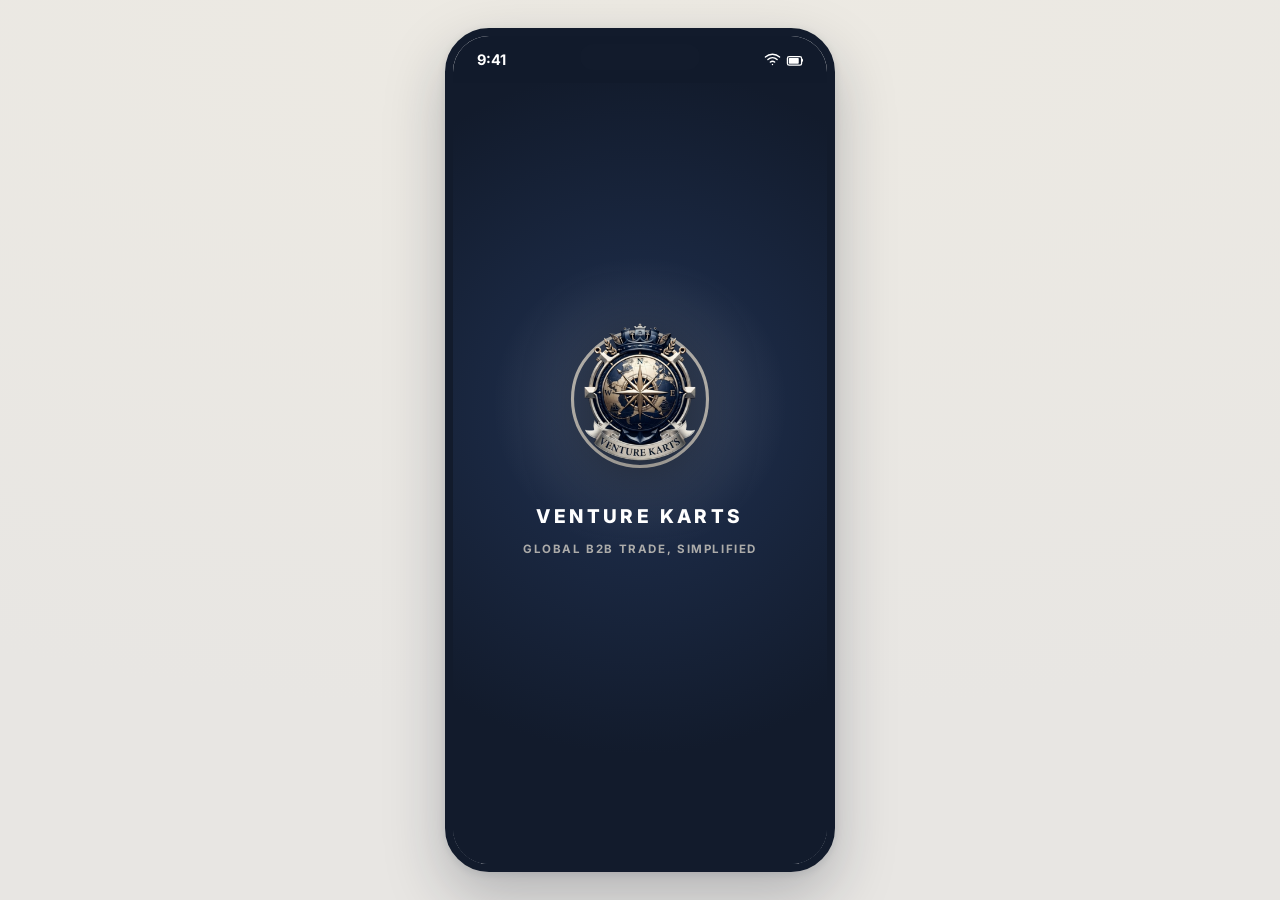
<file: index.html>
<!DOCTYPE html>
<html lang="en">
<head>
<meta charset="UTF-8">
<title>JD Cosmopolitan — Buyer App</title>
<meta name="viewport" content="width=device-width, initial-scale=1.0">
<link rel="icon" type="image/png" href="assets/images/logo/vk-emblem-128.png">
<link rel="apple-touch-icon" href="assets/images/logo/vk-emblem-256.png">
<link rel="preconnect" href="https://fonts.googleapis.com">
<link rel="preconnect" href="https://fonts.gstatic.com" crossorigin>
<link href="https://fonts.googleapis.com/css2?family=Inter:wght@400;500;600;700;800&family=Playfair+Display:wght@600;700&family=IBM+Plex+Mono:wght@600&display=swap" rel="stylesheet">
<link rel="stylesheet" href="assets/css/style.css?v=10f303d7">
</head>
<body> 
<!-- Product & logistics photos: Wikimedia Commons (open licences). Credits:
  mango: File:Alphonso mango.jpg — G patkar at English Wikipedia (Public domain), Wikimedia Commons
  mango2: File:Alphonso Ripe Mango from north India.jpg — umstwit (CC BY 2.0), Wikimedia Commons
  mango3: File:ALPHONSO MANGO.jpg — Kunaljadhav19 (CC BY-SA 4.0), Wikimedia Commons
  mango_kesar1: File:Mango kesar variety.JPG — Betelgeuse (CC BY-SA 3.0), Wikimedia Commons
  mango_kesar2: File:Mango Kesar Indian variety IMG 20230603 114021 (3).jpg — Dr. Raju Kasambe (CC BY-SA 4.0), Wikimedia Commons
  mango_kesar3: File:Mango Kesar Indian variety IMG 20230603 114021 (2).jpg — Dr. Raju Kasambe (CC BY-SA 4.0), Wikimedia Commons
  mango_totapuri1: File:Totapuri mangoes 02.jpg — Pratishkhedekar (CC BY-SA 4.0), Wikimedia Commons
  mango_totapuri3: File:Totapuri Mango Indian variety IMG 20230603 113951 (3).jpg — Dr. Raju Kasambe (CC BY-SA 4.0), Wikimedia Commons
  mango_banganapalli1: File:Mango Banganapalli variety.jpg — Thamizhpparithi Maari (CC BY-SA 3.0), Wikimedia Commons
  mango_banganapalli2: File:Mango-banganapalli.jpg — Challiyan at Malayalam Wikipedia (CC BY-SA 2.5), Wikimedia Commons
  mango_banganapalli3: File:'Banganapalle' mango.jpg — Salil Kumar Mukherjee (CC BY-SA 4.0), Wikimedia Commons
  mango_dasheri1: File:Dasheri mango.jpg — Ravi Dwivedi (CC BY-SA 4.0), Wikimedia Commons
  mango_dasheri2: File:'Dasheri' mango (sliced).jpg — Salil Kumar Mukherjee (CC BY-SA 4.0), Wikimedia Commons
  mango_dasheri3: File:'Dasheri' mango.jpg — Salil Kumar Mukherjee (CC BY-SA 4.0), Wikimedia Commons
  mango_himsagar1: File:Himsagar mangoes of West Bengal.jpg — Billjones94 (CC BY-SA 4.0), Wikimedia Commons
  mango_himsagar2: File:A 'Himsagar' mango.jpg — Salil Kumar Mukherjee (CC BY-SA 4.0), Wikimedia Commons
  mango_himsagar3: File:'Himsagar' mango (sliced).jpg — Salil Kumar Mukherjee (CC BY-SA 4.0), Wikimedia Commons
  hero_sea: File:MSC HARMONY III (container ship, 2006) in Port Koper (SIKOP, 2024).jpg — Petar Milošević (CC BY-SA 4.0), Wikimedia Commons
  hero_air: File:B-LNY - Airbus A330-243F - Hong Kong Air Cargo - 1062 - VGHS.jpg — Md Shaifuzzaman Ayon (CC BY-SA 4.0), Wikimedia Commons
  rice: File:Basmati Rice India, raw.jpg — cookbookman17 (CC BY 2.0), Wikimedia Commons
  turmeric: File:Curcuma longa roots.jpg — Simon A. Eugster (CC BY-SA 3.0), Wikimedia Commons
  cardamom: File:Cardamom pods - Green BNC.jpg — Prathyush Thomas (GFDL 1.2), Wikimedia Commons
  chilli: File:Dried chillies 2.jpg — Richard Mortel (CC BY 2.0), Wikimedia Commons
  cashew: File:Cashew apples.jpg — Abhishek Jacob (CC BY-SA 3.0), Wikimedia Commons
  lemon: File:Lemon.jpg — André Karwath aka Aka
 (CC BY-SA 2.5), Wikimedia Commons
  pepper: File:Black Pepper IMG 4866 - 02.jpg — Hubertl (CC BY 4.0), Wikimedia Commons
  cumin: File:Cumin seed whole.JPG — Miansari66 (Public domain), Wikimedia Commons
  grapes: File:Seedless green grapes.jpg — Zenyrgarden (CC BY-SA 4.0), Wikimedia Commons
  pomegranate: File:Pomegranate fruit - whole and piece with arils.jpg — Ivar Leidus (CC BY-SA 4.0), Wikimedia Commons
  banana: File:Banana bunch in a banana farm at Chinawal.jpg — abhiriksh (CC BY-SA 3.0), Wikimedia Commons
  coconut: File:Coconuts - single and cracked open.jpg — Ivar Leidus (CC BY-SA 4.0), Wikimedia Commons
  chickpea: File:Chickpeas🫘.jpg — Fumikas Sagisavas (CC0), Wikimedia Commons
  sesame: File:Sa white sesame seeds.jpg — Sanjay ach (CC BY-SA 3.0), Wikimedia Commons
  coffee: File:Roasted coffee beans.jpg — MarkSweep (Public domain), Wikimedia Commons
  tea: File:Munnar Tea Gardens.jpg — Ruben Joseph (CC BY-SA 3.0), Wikimedia Commons
  cotton: File:Mature cotton boll in Raichur, Karnataka.jpg — Nanditha Gogate, WELL Labs (CC BY-SA 4.0), Wikimedia Commons
  onion: File:Indian Onion.jpg — Jubair Bin Iqbal (CC BY-SA 4.0), Wikimedia Commons
  granite: File:Granite slabs for tombstones.jpg — Fumikas Sagisavas (CC0), Wikimedia Commons
  almond: File:Almonds 1.jpg — Loadmaster (David R. Tribble






This image was made by Loadmaster (David R. T (CC BY-SA 3.0), Wikimedia Commons
  ship: File:Container ship in Koper 2013.jpg — Martin Dörsch (CC0), Wikimedia Commons
  container: File:MSC HARMONY III (container ship, 2006) in Port Koper (SIKOP, 2024).jpg — Petar Milošević (CC BY-SA 4.0), Wikimedia Commons
  port: File:Container-Terminal Bremerhaven 01.jpg — H. Zell (CC BY-SA 3.0), Wikimedia Commons
  aircargo: File:AirBridgeCargo Airlines Boeing 747-200F nose loading door open and cargo loader at Sheremetyevo International Airport.jpg — Aleksandr Markin (CC BY-SA 2.0), Wikimedia Commons
  warehouse: File:Warehouse md17.jpg — w:User:Paranoid (Public domain), Wikimedia Commons
  truck: File:CSX Intermodal container with truck and trailer, Denver, CO 2021-03-24.jpg — Xnatedawgx (CC BY-SA 4.0), Wikimedia Commons
  spicemarket: File:Spices on Spice Bazaar in Istanbul 02.jpg — Miomir Magdevski (CC BY-SA 4.0), Wikimedia Commons
  orchard: File:Mango orchard in Lucknow.jpg — Zainab37 (CC BY-SA 4.0), Wikimedia Commons
-->

<div class="device">
  <div class="notch"></div>
  <div class="statusbar">
    <span>9:41</span>
    <div class="icons">
      <svg viewBox="0 0 24 24" fill="none" stroke="currentColor" stroke-width="2" stroke-linecap="round" stroke-linejoin="round"><path d="M2 8.5a15 15 0 0120 0M5.5 12a10 10 0 0113 0M9 15.5a5 5 0 016 0"/><circle cx="12" cy="19" r="1" fill="currentColor" stroke="none"/></svg>
      <svg viewBox="0 0 24 24" fill="currentColor"><rect x="2" y="8" width="20" height="12" rx="2.5" fill="none" stroke="currentColor" stroke-width="1.8"/><rect x="4" y="10" width="14" height="8" rx="1"/><rect x="22.5" y="11" width="1.5" height="4" rx="0.7"/></svg>
    </div>
  </div>

  <div class="app-body" id="appBody">

    <!-- ========================================================= LOGIN ========================================================= -->
    <!-- ========================================================= AUTH (Buyer / Seller) ========================================================= -->

    <section class="screen active au" id="screen-auth-login">
      <div class="screen-scroll au-bg">
        <div class="au-globe sm"><img src="assets/images/hero_sea.jpg" alt=""></div>
        <div class="au-pad au-lg">
        <div class="s-sw au-rs"><span class="on">Buyer</span><a href="seller.html">Seller</a></div>
        <div class="au-brand big" data-au-logo></div>
        <div class="au-card">
        <div class="au-h"><b>Welcome back</b><small>Sign in to source, sell and ship — all in one place.</small></div>
        <div class="au-f"><label>Email or mobile number</label><div class="au-in"><svg viewBox="0 0 24 24"><rect x="3" y="5" width="18" height="14" rx="2"/><path d="M3 7l9 6 9-6"/></svg><input id="al-id" placeholder="Email or mobile number" autocomplete="username"></div><em class="au-err"></em></div>
        <div class="au-f"><label>Password</label><div class="au-in"><svg viewBox="0 0 24 24"><rect x="5" y="11" width="14" height="10" rx="2"/><path d="M8 11V7a4 4 0 018 0v4"/></svg><input id="al-pw" type="password" placeholder="Enter your password" autocomplete="current-password"><button class="au-eye" data-au-eye></button></div><em class="au-err"></em></div>
        <div class="au-row"><label class="au-chk"><input type="checkbox" checked><i></i>Remember me</label><a data-au-go="forgot">Forgot password?</a></div>
        <button class="au-btn" id="al-go">Login</button>
        <button class="au-btn ghost" id="al-otp"><svg viewBox="0 0 24 24"><rect x="6" y="2" width="12" height="20" rx="2"/><path d="M11 18h2"/></svg>Login with OTP instead</button>
        <div class="au-or"><span>or continue with</span></div>
        <div class="au-sso"><button data-au-sso="Google"><span class="au-g">G</span>Google</button><button data-au-sso="Microsoft"><span class="au-ms"><i></i><i></i><i></i><i></i></span>Microsoft</button></div>
        </div>
        <div class="au-new">New to Venture Karts? <a data-au-go="reg">Create an account <svg viewBox="0 0 24 24"><path d="M5 12h14M13 6l6 6-6 6"/></svg></a></div>
        <div class="au-trust">
            <span><svg viewBox="0 0 24 24"><circle cx="12" cy="12" r="9"/><path d="M3 12h18M12 3a14 14 0 010 18M12 3a14 14 0 000 18"/></svg>Global<small>buyers</small></span>
            <span><svg viewBox="0 0 24 24"><path d="M12 22s8-4 8-10V5l-8-3-8 3v7c0 6 8 10 8 10z"/><path d="M9 12l2 2 4-4"/></svg>Secure<small>trade</small></span>
            <span><svg viewBox="0 0 24 24"><path d="M6 2h9l5 5v15H6z"/><path d="M9 13l2 2 4-4"/></svg>Verified<small>sellers</small></span>
            <span><svg viewBox="0 0 24 24"><path d="M3 14v-3a9 9 0 0118 0v3"/><path d="M21 15a2 2 0 01-2 2h-1v-6h1a2 2 0 012 2zM3 15a2 2 0 002 2h1v-6H5a2 2 0 00-2 2z"/></svg>24/7<small>support</small></span>
        </div>
      </div></div>
    </section>

    <section class="screen au" id="screen-auth-otp">
      <div class="au-top"><button class="au-back" data-back><svg viewBox="0 0 24 24"><path d="M15 18l-6-6 6-6"/></svg></button><span></span><span style="width:38px"></span></div>
      <div class="screen-scroll au-bg"><div class="au-pad">
        <div class="au-brand" data-au-logo></div>
        <div class="au-h c"><span class="au-hic"><svg viewBox="0 0 24 24"><rect x="6" y="2" width="12" height="20" rx="2"/><path d="M11 18h2"/></svg></span><em class="au-pill" id="ao-step"></em><b id="ao-t">Verify your OTP</b><small>We have sent a 6-digit code to<br><strong id="ao-to">+91 98765 43210</strong></small></div>
        <div class="au-otp" id="ao-boxes"><input maxlength="1" inputmode="numeric"><input maxlength="1" inputmode="numeric"><input maxlength="1" inputmode="numeric"><input maxlength="1" inputmode="numeric"><input maxlength="1" inputmode="numeric"><input maxlength="1" inputmode="numeric"></div>
        <em class="au-err c" id="ao-err"></em>
        <div class="au-resend" id="ao-resend">Resend OTP in <b>00:45</b></div>
        <button class="au-btn" id="ao-go">Verify</button>
        <div class="au-foot"><a data-back>Change number</a></div>
        <div class="au-note"><svg viewBox="0 0 24 24"><path d="M12 22s8-4 8-10V5l-8-3-8 3v7c0 6 8 10 8 10z"/></svg>Codes expire after 5 minutes. Never share your OTP with anyone.</div>
      </div></div>
    </section>

    <section class="screen au" id="screen-auth-forgot">
      <div class="au-top"><button class="au-back" data-back><svg viewBox="0 0 24 24"><path d="M15 18l-6-6 6-6"/></svg></button><span></span><span style="width:38px"></span></div>
      <div class="screen-scroll au-bg"><div class="au-pad">
        <div class="au-brand" data-au-logo></div>
        <div class="au-h c"><span class="au-hic"><svg viewBox="0 0 24 24"><rect x="5" y="11" width="14" height="10" rx="2"/><path d="M8 11V7a4 4 0 018 0v4"/></svg></span><b>Reset your password</b><small>Enter your registered email or mobile number to receive a one-time code.</small></div>
        <div class="au-f"><label>Email or mobile number</label><div class="au-in"><svg viewBox="0 0 24 24"><rect x="3" y="5" width="18" height="14" rx="2"/><path d="M3 7l9 6 9-6"/></svg><input id="af-id" placeholder="you@company.com or +91 98765 43210"></div><em class="au-err"></em></div>
        <button class="au-btn" id="af-go">Send OTP</button>
        <div class="au-foot"><a data-back>Back to login</a></div>
      </div></div>
    </section>

    <section class="screen au" id="screen-auth-newpw">
      <div class="au-top"><button class="au-back" data-back><svg viewBox="0 0 24 24"><path d="M15 18l-6-6 6-6"/></svg></button><span></span><span style="width:38px"></span></div>
      <div class="screen-scroll au-bg"><div class="au-pad">
        <div class="au-brand" data-au-logo></div>
        <div class="au-h"><b>Create new password</b><small>Use at least 8 characters with a mix of letters, numbers and symbols.</small></div>
        <div class="au-f"><label>New password</label><div class="au-in"><svg viewBox="0 0 24 24"><rect x="5" y="11" width="14" height="10" rx="2"/><path d="M8 11V7a4 4 0 018 0v4"/></svg><input id="an-pw" type="password" placeholder="Create a strong password" data-au-strength="an-st"><button class="au-eye" data-au-eye></button></div><div class="au-str" id="an-st"><i></i><i></i><i></i><i></i><small></small></div><em class="au-err"></em></div>
        <div class="au-f"><label>Confirm password</label><div class="au-in"><svg viewBox="0 0 24 24"><rect x="5" y="11" width="14" height="10" rx="2"/><path d="M8 11V7a4 4 0 018 0v4"/></svg><input id="an-pw2" type="password" placeholder="Re-enter password"><button class="au-eye" data-au-eye></button></div><em class="au-err"></em></div>
        <button class="au-btn" id="an-go">Reset password</button>
        <div class="au-foot"><a data-au-go="login">Back to login</a></div>
      </div></div>
    </section>

    <section class="screen au" id="screen-auth-reg">
      <div class="au-top"><button class="au-back" id="ar-back"><svg viewBox="0 0 24 24"><path d="M15 18l-6-6 6-6"/></svg></button><div class="au-mini" data-au-logo-mini></div><span class="au-stepn" id="ar-n">1/4</span></div>
      <div class="au-steps" id="ar-steps"></div>
      <div class="screen-scroll au-bg"><div class="au-pad au-reg" id="ar-body"></div></div>
      <div class="au-foot-bar"><button class="au-btn" id="ar-next">Next</button></div>
    </section>

    <section class="screen au" id="screen-auth-done">
      <div class="screen-scroll au-bg"><div class="au-pad au-done">
        <div class="au-brand" data-au-logo></div>
        <div class="au-ok"><svg viewBox="0 0 52 52"><circle cx="26" cy="26" r="23"/><path d="M15 27l7 7 15-16"/></svg></div>
        <b class="au-dt">Registration submitted!</b>
        <p class="au-dp" id="ad-msg"></p>
        <div class="au-ref"><small>Application ID</small><b id="ad-id">VK-B-20261018-4821</b></div>
        <div class="au-status" id="ad-status"></div>
        <button class="au-btn" data-au-go="login">Go to login</button>
        <div class="au-foot"><a id="ad-track">Track application status</a></div>
        <div class="au-foot">We'll notify you by email &amp; SMS once your account is approved.</div>
      </div></div>
    </section>

    <section class="screen au sl" id="screen-seller-home">
      <div class="sl-hd"><div class="sl-top"><div class="au-mini" data-au-logo-mini></div><div class="sl-ic"><span data-goto="notifications"><svg viewBox="0 0 24 24"><path d="M18 8a6 6 0 10-12 0c0 7-3 9-3 9h18s-3-2-3-9M13.7 21a2 2 0 01-3.4 0"/></svg></span><span class="sl-av" data-au-go="select">MA</span></div></div>
        <div class="sl-hi"><small>Seller Portal</small><b>Hello, Meridian Agro Exports</b></div>
        <div class="sl-warn"><svg viewBox="0 0 24 24"><circle cx="12" cy="12" r="9"/><path d="M12 7v5l3 2"/></svg><div><b>Verification in progress</b><small>Listings go live once admin approves your documents.</small></div></div>
      </div>
      <div class="screen-scroll"><div class="content sl-body">
        <div class="sl-kpi"><div><small>Active listings</small><b>12</b><em>+2 this week</em></div><div><small>Buyer enquiries</small><b>8</b><em>3 new</em></div><div><small>Open orders</small><b>5</b><em>2 to pack</em></div><div><small>Revenue (Oct)</small><b>$48.2k</b><em>+18%</em></div></div>
        <div class="sl-h">Quick actions</div>
        <div class="sl-qa"><span><i><svg viewBox="0 0 24 24"><path d="M12 5v14M5 12h14"/></svg></i>Add product</span><span><i><svg viewBox="0 0 24 24"><path d="M21 16V8l-9-5-9 5v8l9 5z"/><path d="M3.3 7L12 12l8.7-5M12 22V12"/></svg></i>Inventory</span><span><i><svg viewBox="0 0 24 24"><path d="M6 2h9l5 5v15H6z"/><path d="M9 13h7M9 17h7"/></svg></i>Quotations</span><span><i><svg viewBox="0 0 24 24"><path d="M1 5h13v11H1zM14 9h4l4 4v3h-8z"/><circle cx="5.5" cy="18" r="2"/><circle cx="17.5" cy="18" r="2"/></svg></i>Shipments</span></div>
        <div class="sl-h">New enquiries <a>View all</a></div>
        <div class="sl-list">
          <div class="sl-it"><img src="assets/images/mango.jpg" alt=""><div><b>Alphonso Mango · 5 MT</b><small>Dockside Provisions · Dubai, UAE</small></div><em class="n">New</em></div>
          <div class="sl-it"><img src="assets/images/rice.jpg" alt=""><div><b>1121 Basmati Rice · 18 MT</b><small>Gulf Foods Trading · Dammam, SA</small></div><em>Quoted</em></div>
          <div class="sl-it"><img src="assets/images/cardamom.jpg" alt=""><div><b>Green Cardamom · 200 kg</b><small>Nordic Organic Foods · Rotterdam, NL</small></div><em class="n">New</em></div>
        </div>
        <div class="sl-h">Recent orders</div>
        <div class="sl-list">
          <div class="sl-it"><span class="sl-oid">VK-1024</span><div><b>Alphonso Mango · 500 kg</b><small>Packing · ships 22 Oct</small></div><em class="p">Packing</em></div>
          <div class="sl-it"><span class="sl-oid">VK-0988</span><div><b>Salem Turmeric · 2 MT</b><small>Delivered 05 Oct</small></div><em class="g">Delivered</em></div>
        </div>
      </div></div>
      <div class="sl-nav"><span class="on"><svg viewBox="0 0 24 24"><path d="M3 11l9-7 9 7v9a1 1 0 01-1 1h-5v-6H9v6H4a1 1 0 01-1-1z"/></svg>Home</span><span><svg viewBox="0 0 24 24"><path d="M21 16V8l-9-5-9 5v8l9 5z"/></svg>Products</span><span><svg viewBox="0 0 24 24"><path d="M21 12a8 8 0 01-11.6 7.1L4 20l1-4.6A8 8 0 1121 12z"/></svg>Enquiries</span><span><svg viewBox="0 0 24 24"><path d="M1 5h13v11H1zM14 9h4l4 4v3h-8z"/></svg>Orders</span><span data-au-go="select"><svg viewBox="0 0 24 24"><path d="M15 3h4a2 2 0 012 2v14a2 2 0 01-2 2h-4M10 17l-5-5 5-5M5 12h11"/></svg>Log out</span></div>
    </section>

    <section class="screen" id="screen-login">
      <div class="screen-scroll">
        <div class="auth-wrap">
          <div class="auth-logo">JD</div>
          <div class="auth-brand">JD COSMOPOLITAN</div>
          <div class="auth-sub">Buyer sign in to source and track your orders</div>
          <div class="auth-form">
            <div class="form-group"><label>Business Email / Mobile Number</label><input class="form-control" placeholder="you@company.com"></div>
            <div class="form-group"><label>Password</label><input class="form-control" type="password" value="••••••••"></div>
            <button class="btn btn-primary" data-goto="home" data-reset="true">Login</button>
            <div class="auth-links"><a data-goto="pwreset-1">Forgot Password?</a><span></span></div>
          </div>
          <div class="auth-divider">OR</div>
          <div class="auth-footer">New buyer on JD Cosmopolitan?<br><a data-goto="reg-step1">Create Buyer Account</a></div>
        </div>
      </div>
    </section>

    <!-- ========================================================= REGISTRATION ========================================================= -->
    <section class="screen" id="screen-reg-step1">
      <div class="subheader"><button class="back-btn" data-au-go="select"><svg viewBox="0 0 24 24" fill="none" stroke-width="2" stroke-linecap="round" stroke-linejoin="round"><path d="M15 18l-6-6 6-6"/></svg></button><h2>Create Buyer Account</h2></div>
      <div class="step-indicator"><div class="step-dot active"></div><div class="step-dot"></div><div class="step-dot"></div><div class="step-dot"></div></div>
      <div class="step-label">Step 1 of 4 · <b>Account Credentials</b></div>
      <div class="screen-scroll"><div class="content no-pad-bottom">
        <div class="form-group"><label>Business Email</label><input class="form-control" placeholder="you@company.com"></div>
        <div class="form-group"><label>Mobile Number</label><input class="form-control" placeholder="+971 50 123 4567"></div>
        <div class="form-group"><label>Password</label><input class="form-control" type="password" placeholder="Minimum 8 characters"></div>
        <div class="form-group"><label>Confirm Password</label><input class="form-control" type="password" placeholder="Re-enter password"></div>
        <button class="btn btn-primary" data-goto="reg-step2">Next</button>
      </div></div>
    </section>

    <section class="screen" id="screen-reg-step2">
      <div class="subheader"><button class="back-btn" data-back><svg viewBox="0 0 24 24" fill="none" stroke-width="2" stroke-linecap="round" stroke-linejoin="round"><path d="M15 18l-6-6 6-6"/></svg></button><h2>Create Buyer Account</h2></div>
      <div class="step-indicator"><div class="step-dot done"></div><div class="step-dot active"></div><div class="step-dot"></div><div class="step-dot"></div></div>
      <div class="step-label">Step 2 of 4 · <b>Company Information</b></div>
      <div class="screen-scroll"><div class="content no-pad-bottom">
        <div class="form-group"><label>Business / Company Name</label><input class="form-control" placeholder="e.g. Dockside Provisions Ltd."></div>
        <div class="form-group"><label>Buyer ID <span class="hint">(auto-assigned)</span></label><input class="form-control" value="BYR-30215" disabled></div>
        <div class="form-group"><label>Country</label><input class="form-control" placeholder="e.g. United Arab Emirates"></div>
        <div class="form-group"><label>Business Address</label><textarea class="form-control" placeholder="Full registered address"></textarea></div>
        <div class="row-2"><button class="btn btn-secondary" data-back>Back</button><button class="btn btn-primary" data-goto="reg-step3">Next</button></div>
      </div></div>
    </section>

    <section class="screen" id="screen-reg-step3">
      <div class="subheader"><button class="back-btn" data-back><svg viewBox="0 0 24 24" fill="none" stroke-width="2" stroke-linecap="round" stroke-linejoin="round"><path d="M15 18l-6-6 6-6"/></svg></button><h2>Create Buyer Account</h2></div>
      <div class="step-indicator"><div class="step-dot done"></div><div class="step-dot done"></div><div class="step-dot active"></div><div class="step-dot"></div></div>
      <div class="step-label">Step 3 of 4 · <b>Verification</b></div>
      <div class="screen-scroll"><div class="content no-pad-bottom">
        <div class="card mb">
          <div class="kv-row"><span class="k">Email</span><span class="badge green">Verified</span></div>
        </div>
        <div class="section-title">Verify Mobile Number</div>
        <p style="font-size:12.5px; color:var(--navy-500); margin:-6px 0 16px 0;">Enter the 6-digit code sent to +971 50 123 4567</p>
        <div class="otp-row">
          <div class="otp-box filled">4</div><div class="otp-box filled">8</div><div class="otp-box filled">2</div><div class="otp-box filled">0</div><div class="otp-box">•</div><div class="otp-box">•</div>
        </div>
        <p style="font-size:12px; color:var(--gold-text); font-weight:700; text-align:center; margin-bottom:20px;">Resend code in 00:28</p>
        <div class="row-2"><button class="btn btn-secondary" data-back>Back</button><button class="btn btn-primary" data-goto="reg-step4">Verify &amp; Continue</button></div>
      </div></div>
    </section>

    <section class="screen" id="screen-reg-step4">
      <div class="subheader"><button class="back-btn" data-back><svg viewBox="0 0 24 24" fill="none" stroke-width="2" stroke-linecap="round" stroke-linejoin="round"><path d="M15 18l-6-6 6-6"/></svg></button><h2>Create Buyer Account</h2></div>
      <div class="step-indicator"><div class="step-dot done"></div><div class="step-dot done"></div><div class="step-dot done"></div><div class="step-dot active"></div></div>
      <div class="step-label">Step 4 of 4 · <b>Security Setup</b></div>
      <div class="screen-scroll"><div class="content no-pad-bottom">
        <div class="card mb">
          <div class="settings-row" style="border-bottom:none;">
            <div><div class="sr-title">Enable Two-Factor Authentication</div><div class="sr-sub">Adds an extra layer of protection to your account</div></div>
            <label class="switch"><input type="checkbox" checked><span class="track"><span class="thumb"></span></span></label>
          </div>
        </div>
        <p style="font-size:12.3px; color:var(--navy-500); line-height:1.6; margin-bottom:20px;">You can change this anytime from the Security Center after signing in.</p>
        <button class="btn btn-primary" data-goto="reg-success">Finish Setup</button>
      </div></div>
    </section>

    <section class="screen" id="screen-reg-success">
      <div class="screen-scroll"><div class="empty-state" style="padding-top:90px;">
        <div class="empty-icon" style="background:var(--green-100);"><svg viewBox="0 0 24 24" fill="none" stroke="var(--green-700)" stroke-width="2" stroke-linecap="round" stroke-linejoin="round"><path d="M20 6L9 17l-5-5"/></svg></div>
        <div class="empty-title">Buyer account created</div>
        <div class="empty-sub">Your account is active. Start discovering products and creating requests right away.</div>
        <button class="btn btn-primary" style="width:200px;" data-goto="home" data-reset="true">Go to Dashboard</button>
      </div></div>
    </section>

    <!-- ========================================================= PASSWORD RESET ========================================================= -->
    <section class="screen" id="screen-pwreset-1">
      <div class="subheader"><button class="back-btn" data-au-go="select"><svg viewBox="0 0 24 24" fill="none" stroke-width="2" stroke-linecap="round" stroke-linejoin="round"><path d="M15 18l-6-6 6-6"/></svg></button><h2>Reset Password</h2></div>
      <div class="screen-scroll"><div class="content no-pad-bottom">
        <p style="font-size:12.8px; color:var(--navy-500); margin-bottom:18px; line-height:1.5;">Enter your registered email or mobile number and we'll send a verification code if an account exists.</p>
        <div class="form-group"><label>Email / Mobile Number</label><input class="form-control" placeholder="you@company.com"></div>
        <button class="btn btn-primary" data-goto="pwreset-2">Send Code</button>
      </div></div>
    </section>

    <section class="screen" id="screen-pwreset-2">
      <div class="subheader"><button class="back-btn" data-back><svg viewBox="0 0 24 24" fill="none" stroke-width="2" stroke-linecap="round" stroke-linejoin="round"><path d="M15 18l-6-6 6-6"/></svg></button><h2>Verify Code</h2></div>
      <div class="screen-scroll"><div class="content no-pad-bottom">
        <p style="font-size:12.5px; color:var(--navy-500); margin-bottom:18px;">Enter the 6-digit code sent to your registered contact.</p>
        <div class="otp-row"><div class="otp-box filled">7</div><div class="otp-box filled">1</div><div class="otp-box filled">3</div><div class="otp-box">•</div><div class="otp-box">•</div><div class="otp-box">•</div></div>
        <p style="font-size:12px; color:var(--gold-text); font-weight:700; text-align:center; margin:8px 0 20px 0;">Resend code in 00:42</p>
        <button class="btn btn-primary" data-goto="pwreset-3">Verify</button>
      </div></div>
    </section>

    <section class="screen" id="screen-pwreset-3">
      <div class="subheader"><button class="back-btn" data-back><svg viewBox="0 0 24 24" fill="none" stroke-width="2" stroke-linecap="round" stroke-linejoin="round"><path d="M15 18l-6-6 6-6"/></svg></button><h2>New Password</h2></div>
      <div class="screen-scroll"><div class="content no-pad-bottom">
        <div class="form-group"><label>New Password</label><input class="form-control" type="password" placeholder="Minimum 8 characters"></div>
        <div class="form-group"><label>Confirm New Password</label><input class="form-control" type="password" placeholder="Re-enter new password"></div>
        <button class="btn btn-primary" data-goto="pwreset-success">Update Password</button>
      </div></div>
    </section>

    <section class="screen" id="screen-pwreset-success">
      <div class="screen-scroll"><div class="empty-state" style="padding-top:90px;">
        <div class="empty-icon" style="background:var(--green-100);"><svg viewBox="0 0 24 24" fill="none" stroke="var(--green-700)" stroke-width="2" stroke-linecap="round" stroke-linejoin="round"><path d="M20 6L9 17l-5-5"/></svg></div>
        <div class="empty-title">Password updated</div>
        <div class="empty-sub">Your password has been changed successfully. Please sign in again.</div>
        <button class="btn btn-primary" style="width:200px;" data-au-go="select">Back to Login</button>
      </div></div>
    </section>

    <!-- ========================================================= HOME ========================================================= -->


    <section class="screen" id="screen-home">
      <div class="home-head" id="home-head">
        <div class="hh-top">
          <div class="app-switch">
            <div class="as-brand" data-goto="home" data-reset="true">JD</div>
            <div class="as" data-goto="svc-freight" data-svc="air"><svg viewBox="0 0 24 24" fill="none" stroke-width="1.8" stroke-linecap="round" stroke-linejoin="round"><path d="M17.8 19.2L16 11l3.5-3.5C21 6 21.5 4 21 3c-1-.5-3 0-4.5 1.5L13 8 4.8 6.2c-.5-.1-.9.1-1.1.5l-.3.5c-.2.5-.1 1 .3 1.3L9 12l-2 3H4l-1 1 3 2 2 3 1-1v-3l3-2 3.5 5.3c.3.4.8.5 1.3.3l.5-.2c.4-.3.6-.7.5-1.2z"/></svg><span>Air</span></div>
            <div class="as" data-goto="svc-freight" data-svc="sea"><svg viewBox="0 0 24 24" fill="none" stroke-width="1.8" stroke-linecap="round" stroke-linejoin="round"><path d="M2 20c2 1 4 1 6 0s4-1 6 0 4 1 6 0"/><path d="M4 18l-1-5h18l-2 5"/><path d="M12 4v9M7 13V8h10v5"/></svg><span>Sea</span></div>
            <div class="as" data-goto="svc-wh" data-svc="wh"><svg viewBox="0 0 24 24" fill="none" stroke-width="1.8" stroke-linecap="round" stroke-linejoin="round"><path d="M3 21V8l9-5 9 5v13"/><path d="M7 21v-8h10v8M7 17h10"/></svg><span>Warehouse</span></div>
          </div>
        </div>
        <div class="hh-srow">
          <div class="hh-search" data-open-search><svg viewBox="0 0 24 24" fill="none" stroke-width="2" stroke-linecap="round" stroke-linejoin="round"><circle cx="11" cy="11" r="7"/><path d="M21 21l-4.3-4.3"/></svg><input placeholder="Search mango, basmati, cardamom…" readonly data-open-search><div class="sicons"><span><svg viewBox="0 0 24 24" fill="none" stroke-width="1.9" stroke-linecap="round" stroke-linejoin="round"><rect x="9" y="2" width="6" height="12" rx="3"/><path d="M5 10a7 7 0 0014 0M12 19v3"/></svg></span></div></div>
          <button class="hh-icon" data-goto="notifications"><svg viewBox="0 0 24 24" fill="none" stroke-width="1.9" stroke-linecap="round" stroke-linejoin="round"><path d="M18 8a6 6 0 10-12 0c0 7-3 9-3 9h18s-3-2-3-9"/><path d="M13.7 21a2 2 0 01-3.4 0"/></svg><span class="dot"></span></button>
        </div>
      </div>
      <div class="screen-scroll" id="home-scroll"><div class="body-cats"><div class="bc" data-goto="all-categories"><span class="bc-img bc-all"><svg viewBox="0 0 24 24" fill="none" stroke-width="1.9" stroke-linecap="round" stroke-linejoin="round"><rect x="3" y="3" width="7" height="7" rx="1.5"/><rect x="14" y="3" width="7" height="7" rx="1.5"/><rect x="3" y="14" width="7" height="7" rx="1.5"/><rect x="14" y="14" width="7" height="7" rx="1.5"/></svg></span><span class="bc-l">All</span></div><div class="bc" data-goto="category-products" data-category="Fruits"><span class="bc-img"><img class="ph" src="assets/images/mango.jpg" alt="" loading="lazy"></span><span class="bc-l">Fruits</span></div><div class="bc" data-goto="category-products" data-category="Grains"><span class="bc-img"><img class="ph" src="assets/images/rice.jpg" alt="" loading="lazy"></span><span class="bc-l">Grains</span></div><div class="bc" data-goto="category-products" data-category="Spices"><span class="bc-img"><img class="ph" src="assets/images/chilli.jpg" alt="" loading="lazy"></span><span class="bc-l">Spices</span></div><div class="bc" data-goto="category-products" data-category="Nuts"><span class="bc-img"><img class="ph" src="assets/images/cashew.jpg" alt="" loading="lazy"></span><span class="bc-l">Nuts</span></div><div class="bc" data-goto="category-products" data-category="Pulses"><span class="bc-img"><img class="ph" src="assets/images/chickpea.jpg" alt="" loading="lazy"></span><span class="bc-l">Pulses</span></div><div class="bc" data-goto="category-products" data-category="Oilseeds"><span class="bc-img"><img class="ph" src="assets/images/sesame.jpg" alt="" loading="lazy"></span><span class="bc-l">Oilseeds</span></div><div class="bc" data-goto="category-products" data-category="Beverages"><span class="bc-img"><img class="ph" src="assets/images/tea.jpg" alt="" loading="lazy"></span><span class="bc-l">Beverages</span></div><div class="bc" data-goto="category-products" data-category="Vegetables"><span class="bc-img"><img class="ph" src="assets/images/onion.jpg" alt="" loading="lazy"></span><span class="bc-l">Vegetables</span></div><div class="bc" data-goto="category-products" data-category="Textiles"><span class="bc-img"><img class="ph" src="assets/images/cotton.jpg" alt="" loading="lazy"></span><span class="bc-l">Textiles</span></div></div><div class="content" style="padding-top:16px;">

        <div id="home-search-results" style="display:none;">
          <div style="display:flex;justify-content:space-between;align-items:center;margin-bottom:10px;"><div style="font-size:12px;color:var(--navy-500);font-weight:600;">Showing <b style="color:var(--navy-900)">128</b> products</div><span style="font-size:12.5px;font-weight:800;color:var(--gold-text);" data-close-search>Cancel</span></div>
          <div class="filter-chips"><span class="filter-chip active">All</span><span class="filter-chip">Fruits</span><span class="filter-chip">Grains</span><span class="filter-chip">Spices</span><span class="filter-chip">Certified</span><span class="filter-chip">4★ &amp; above</span></div>
          <div class="stack"><div class="lc" data-goto="product-details"><div class="li"><img class="ph" src="assets/images/mango.jpg" alt="" loading="lazy"></div><div class="lb"><div class="ln">Alphonso Mango — Organic</div><div class="lo">Fruits · 🇮🇳 Ratnagiri, India</div><div class="pr" style="display:flex;align-items:center;gap:5px;"><span class="star">4.6<svg viewBox="0 0 24 24"><path d="M12 2l3.1 6.3 6.9 1-5 4.9 1.2 6.8L12 17.8 5.8 21l1.2-6.8-5-4.9 6.9-1z"/></svg></span><span class="rcount">(212 ratings)</span></div><div class="lp"><b>$1.20</b><span style="font-size:10.5px;color:var(--navy-500);font-weight:600;">/kg</span><span class="strike">$1.36</span></div><div class="lfoot"><span class="pmoq" style="font-size:10.5px;color:var(--navy-500);font-weight:600;">MOQ 500 kg</span><span class="btn-sm primary" style="flex:none;padding:7px 12px;" data-goto="product-details">Request Quote</span></div></div></div><div class="lc" data-goto="product-details"><div class="li"><img class="ph" src="assets/images/rice.jpg" alt="" loading="lazy"></div><div class="lb"><div class="ln">1121 Sella Basmati Rice</div><div class="lo">Grains · 🇮🇳 Punjab, India</div><div class="pr" style="display:flex;align-items:center;gap:5px;"><span class="star">4.5<svg viewBox="0 0 24 24"><path d="M12 2l3.1 6.3 6.9 1-5 4.9 1.2 6.8L12 17.8 5.8 21l1.2-6.8-5-4.9 6.9-1z"/></svg></span><span class="rcount">(184 ratings)</span></div><div class="lp"><b>$1.85</b><span style="font-size:10.5px;color:var(--navy-500);font-weight:600;">/kg</span><span class="strike">$2.05</span></div><div class="lfoot"><span class="pmoq" style="font-size:10.5px;color:var(--navy-500);font-weight:600;">MOQ 5,000 kg</span><span class="btn-sm primary" style="flex:none;padding:7px 12px;" data-goto="product-details">Request Quote</span></div></div></div><div class="lc" data-goto="product-details"><div class="li"><img class="ph" src="assets/images/turmeric.jpg" alt="" loading="lazy"></div><div class="lb"><div class="ln">Salem Turmeric Powder (3% curcumin)</div><div class="lo">Spices · 🇮🇳 Tamil Nadu, India</div><div class="pr" style="display:flex;align-items:center;gap:5px;"><span class="star">4.4<svg viewBox="0 0 24 24"><path d="M12 2l3.1 6.3 6.9 1-5 4.9 1.2 6.8L12 17.8 5.8 21l1.2-6.8-5-4.9 6.9-1z"/></svg></span><span class="rcount">(96 ratings)</span></div><div class="lp"><b>$2.40</b><span style="font-size:10.5px;color:var(--navy-500);font-weight:600;">/kg</span><span class="strike">$2.65</span></div><div class="lfoot"><span class="pmoq" style="font-size:10.5px;color:var(--navy-500);font-weight:600;">MOQ 1,000 kg</span><span class="btn-sm primary" style="flex:none;padding:7px 12px;" data-goto="product-details">Request Quote</span></div></div></div><div class="lc" data-goto="product-details"><div class="li"><img class="ph" src="assets/images/cardamom.jpg" alt="" loading="lazy"></div><div class="lb"><div class="ln">Green Cardamom 8mm Bold</div><div class="lo">Spices · 🇮🇳 Idukki, Kerala</div><div class="pr" style="display:flex;align-items:center;gap:5px;"><span class="star">4.8<svg viewBox="0 0 24 24"><path d="M12 2l3.1 6.3 6.9 1-5 4.9 1.2 6.8L12 17.8 5.8 21l1.2-6.8-5-4.9 6.9-1z"/></svg></span><span class="rcount">(64 ratings)</span></div><div class="lp"><b>$28.50</b><span style="font-size:10.5px;color:var(--navy-500);font-weight:600;">/kg</span><span class="strike">$31.00</span></div><div class="lfoot"><span class="pmoq" style="font-size:10.5px;color:var(--navy-500);font-weight:600;">MOQ 100 kg</span><span class="btn-sm primary" style="flex:none;padding:7px 12px;" data-goto="product-details">Request Quote</span></div></div></div><div class="lc" data-goto="product-details"><div class="li"><img class="ph" src="assets/images/cashew.jpg" alt="" loading="lazy"></div><div class="lb"><div class="ln">Cashew Kernels W320</div><div class="lo">Nuts · 🇮🇳 Kollam, Kerala</div><div class="pr" style="display:flex;align-items:center;gap:5px;"><span class="star">4.7<svg viewBox="0 0 24 24"><path d="M12 2l3.1 6.3 6.9 1-5 4.9 1.2 6.8L12 17.8 5.8 21l1.2-6.8-5-4.9 6.9-1z"/></svg></span><span class="rcount">(143 ratings)</span></div><div class="lp"><b>$7.10</b><span style="font-size:10.5px;color:var(--navy-500);font-weight:600;">/kg</span><span class="strike">$7.60</span></div><div class="lfoot"><span class="pmoq" style="font-size:10.5px;color:var(--navy-500);font-weight:600;">MOQ 1,000 kg</span><span class="btn-sm primary" style="flex:none;padding:7px 12px;" data-goto="product-details">Request Quote</span></div></div></div></div>
        </div>

        <div id="home-default">
        <div class="hero-wrap blk" style="margin-bottom:18px;">
          <div class="hero-scroll" data-carousel="home-dots"><div class="hero" data-goto="services"><img src="assets/images/ship.jpg" alt=""><div class="hc2"><div class="ht">Limited Offer</div><div class="hh">5% off Sea Freight</div><div class="hs">On your first vessel booking this month</div><span class="hb">Book now <svg viewBox="0 0 24 24" fill="none" stroke-width="2.4" stroke-linecap="round" stroke-linejoin="round"><path d="M9 6l6 6-6 6"/></svg></span></div></div><div class="hero" data-goto="category-products"><img src="assets/images/spicemarket.jpg" alt=""><div class="hc2"><div class="ht">Harvest Season</div><div class="hh">Fresh Indian Spices</div><div class="hs">Direct from verified farms &amp; processors</div><span class="hb">Explore <svg viewBox="0 0 24 24" fill="none" stroke-width="2.4" stroke-linecap="round" stroke-linejoin="round"><path d="M9 6l6 6-6 6"/></svg></span></div></div><div class="hero" data-goto="product-details"><img src="assets/images/orchard.jpg" alt=""><div class="hc2"><div class="ht">Pre-book 2027</div><div class="hh">Alphonso Season</div><div class="hs">Reserve mango volumes before March</div><span class="hb">Reserve <svg viewBox="0 0 24 24" fill="none" stroke-width="2.4" stroke-linecap="round" stroke-linejoin="round"><path d="M9 6l6 6-6 6"/></svg></span></div></div></div>
          <div class="dots" id="home-dots"><i class="on"></i><i></i><i></i></div>
        </div>


        <div class="blk">
          <div class="sh"><div><div class="st">Active Shipment</div></div><span class="sl" data-goto="orders" data-reset="true">All orders <svg viewBox="0 0 24 24" fill="none" stroke-width="2.4" stroke-linecap="round" stroke-linejoin="round"><path d="M9 6l6 6-6 6"/></svg></span></div>
          <div class="ship-mini" data-goto="order-details">
            <div class="smi"><img class="ph" src="assets/images/mango.jpg" alt="" loading="lazy"></div>
            <div class="smb"><div class="smt">Alphonso Mango · 500 KG</div><div class="sms"><span class="num">ORD-1024</span> · Vessel MSC Sample Star</div>
              <div class="route"><span>INNSA</span><div class="bar"><i style="width:62%"></i><svg style="left:calc(62% - 8px)" viewBox="0 0 24 24" fill="none" stroke-width="2" stroke-linecap="round" stroke-linejoin="round"><path d="M2 20c2 1 4 1 6 0s4-1 6 0 4 1 6 0"/><path d="M4 18l-1-5h18l-2 5"/><path d="M12 4v9M7 13V8h10v5"/></svg></div><span>AEJEA</span></div>
            </div>
          </div>
        </div>

        <div class="deal-band blk">
          <div class="db-head"><div><div class="db-title">Deals of the Day</div><div class="db-timer"><svg viewBox="0 0 24 24" fill="none" stroke-width="2" stroke-linecap="round" stroke-linejoin="round"><circle cx="12" cy="12" r="10"/><path d="M12 6v6l4 2"/></svg> Ends in <span class="t" id="deal-timer">05:42:18</span></div></div><span class="db-all" data-open-search><svg viewBox="0 0 24 24" fill="none" stroke-width="2.4" stroke-linecap="round" stroke-linejoin="round"><path d="M9 6l6 6-6 6"/></svg></span></div>
          <div class="deal-scroll"><div class="deal-card" data-goto="product-details"><div class="di"><img class="ph" src="assets/images/cardamom.jpg" alt="" loading="lazy"><span class="dtag">8% OFF</span></div><div class="db"><div class="dn">Green Cardamom 8mm Bold</div><div class="dp num">$28.50<span style="font-size:10px;color:var(--navy-500);font-weight:600;">/kg</span> <span class="strike">$31.00</span></div><div class="dincl"><svg viewBox="0 0 24 24" fill="none" stroke-width="2" stroke-linecap="round" stroke-linejoin="round"><path d="M2 20c2 1 4 1 6 0s4-1 6 0 4 1 6 0"/><path d="M4 18l-1-5h18l-2 5"/><path d="M12 4v9M7 13V8h10v5"/></svg> Incl. Freight &amp; Shipping</div></div></div><div class="deal-card" data-goto="product-details"><div class="di"><img class="ph" src="assets/images/cashew.jpg" alt="" loading="lazy"><span class="dtag">7% OFF</span></div><div class="db"><div class="dn">Cashew Kernels W320</div><div class="dp num">$7.10<span style="font-size:10px;color:var(--navy-500);font-weight:600;">/kg</span> <span class="strike">$7.60</span></div><div class="dincl"><svg viewBox="0 0 24 24" fill="none" stroke-width="2" stroke-linecap="round" stroke-linejoin="round"><path d="M2 20c2 1 4 1 6 0s4-1 6 0 4 1 6 0"/><path d="M4 18l-1-5h18l-2 5"/><path d="M12 4v9M7 13V8h10v5"/></svg> Incl. Freight &amp; Shipping</div></div></div><div class="deal-card" data-goto="product-details"><div class="di"><img class="ph" src="assets/images/rice.jpg" alt="" loading="lazy"><span class="dtag">10% OFF</span></div><div class="db"><div class="dn">1121 Sella Basmati Rice</div><div class="dp num">$1.85<span style="font-size:10px;color:var(--navy-500);font-weight:600;">/kg</span> <span class="strike">$2.05</span></div><div class="dincl"><svg viewBox="0 0 24 24" fill="none" stroke-width="2" stroke-linecap="round" stroke-linejoin="round"><path d="M2 20c2 1 4 1 6 0s4-1 6 0 4 1 6 0"/><path d="M4 18l-1-5h18l-2 5"/><path d="M12 4v9M7 13V8h10v5"/></svg> Incl. Freight &amp; Shipping</div></div></div><div class="deal-card" data-goto="product-details"><div class="di"><img class="ph" src="assets/images/pepper.jpg" alt="" loading="lazy"><span class="dtag">7% OFF</span></div><div class="db"><div class="dn">Black Pepper 550 GL</div><div class="dp num">$6.80<span style="font-size:10px;color:var(--navy-500);font-weight:600;">/kg</span> <span class="strike">$7.30</span></div><div class="dincl"><svg viewBox="0 0 24 24" fill="none" stroke-width="2" stroke-linecap="round" stroke-linejoin="round"><path d="M2 20c2 1 4 1 6 0s4-1 6 0 4 1 6 0"/><path d="M4 18l-1-5h18l-2 5"/><path d="M12 4v9M7 13V8h10v5"/></svg> Incl. Freight &amp; Shipping</div></div></div><div class="deal-card" data-goto="product-details"><div class="di"><img class="ph" src="assets/images/grapes.jpg" alt="" loading="lazy"><span class="dtag">11% OFF</span></div><div class="db"><div class="dn">Thompson Seedless Grapes</div><div class="dp num">$1.95<span style="font-size:10px;color:var(--navy-500);font-weight:600;">/kg</span> <span class="strike">$2.20</span></div><div class="dincl"><svg viewBox="0 0 24 24" fill="none" stroke-width="2" stroke-linecap="round" stroke-linejoin="round"><path d="M2 20c2 1 4 1 6 0s4-1 6 0 4 1 6 0"/><path d="M4 18l-1-5h18l-2 5"/><path d="M12 4v9M7 13V8h10v5"/></svg> Incl. Freight &amp; Shipping</div></div></div></div>
        </div>

        <div class="blk">
          <div class="sh"><div><div class="st">Source by Country</div><div class="ss">Verified exporters across 40+ origins</div></div></div>
          <div class="cty-grid"><div class="cty" data-goto="category-products" data-category="India"><span class="cf"><img src="assets/images/flags/in.png" alt=""></span><span class="cn">India</span></div><div class="cty" data-goto="category-products" data-category="Vietnam"><span class="cf"><img src="assets/images/flags/vn.png" alt=""></span><span class="cn">Vietnam</span></div><div class="cty" data-goto="category-products" data-category="Thailand"><span class="cf"><img src="assets/images/flags/th.png" alt=""></span><span class="cn">Thailand</span></div><div class="cty" data-goto="category-products" data-category="Indonesia"><span class="cf"><img src="assets/images/flags/id.png" alt=""></span><span class="cn">Indonesia</span></div><div class="cty" data-goto="category-products" data-category="Brazil"><span class="cf"><img src="assets/images/flags/br.png" alt=""></span><span class="cn">Brazil</span></div><div class="cty" data-goto="category-products" data-category="Kenya"><span class="cf"><img src="assets/images/flags/ke.png" alt=""></span><span class="cn">Kenya</span></div><div class="cty" data-goto="category-products" data-category="Egypt"><span class="cf"><img src="assets/images/flags/eg.png" alt=""></span><span class="cn">Egypt</span></div><div class="cty" data-goto="category-products" data-category="Türkiye"><span class="cf"><img src="assets/images/flags/tr.png" alt=""></span><span class="cn">Türkiye</span></div><div class="cty" data-goto="category-products" data-category="Sri Lanka"><span class="cf"><img src="assets/images/flags/lk.png" alt=""></span><span class="cn">Sri Lanka</span></div><div class="cty more" data-toggle-panel="country-sheet"><span class="cf"><svg viewBox="0 0 24 24" fill="none" stroke-width="2.4" stroke-linecap="round" stroke-linejoin="round"><path d="M9 6l6 6-6 6"/></svg></span><span class="cn">See more</span></div></div>
        </div>

        <div class="blk">
          <div class="sh"><div><div class="st">Shop by Category</div></div><span class="sl" data-goto="all-categories">See all <svg viewBox="0 0 24 24" fill="none" stroke-width="2.4" stroke-linecap="round" stroke-linejoin="round"><path d="M9 6l6 6-6 6"/></svg></span></div>
          <div class="cat-tiles">
            <div class="ct wide" data-goto="category-products" data-category="Spices"><img class="ph" src="assets/images/spicemarket.jpg" alt="" loading="lazy"><span>Spices &amp; Condiments<small>420+ products</small></span></div>
            <div class="ct" data-goto="category-products" data-category="Fruits"><img class="ph" src="assets/images/mango.jpg" alt="" loading="lazy"><span>Fresh Fruits<small>180+</small></span></div>
            <div class="ct" data-goto="category-products" data-category="Grains"><img class="ph" src="assets/images/rice.jpg" alt="" loading="lazy"><span>Rice &amp; Grains<small>95+</small></span></div>
            <div class="ct" data-goto="category-products" data-category="Nuts"><img class="ph" src="assets/images/cashew.jpg" alt="" loading="lazy"><span>Dry Fruits<small>60+</small></span></div>
            <div class="ct" data-goto="category-products" data-category="Beverages"><img class="ph" src="assets/images/tea.jpg" alt="" loading="lazy"><span>Tea &amp; Coffee<small>75+</small></span></div>
          </div>
        </div>

        <div class="blk">
          <div class="sh"><div><div class="st">Recommended for You</div></div><span class="sl" data-open-search>View all <svg viewBox="0 0 24 24" fill="none" stroke-width="2.4" stroke-linecap="round" stroke-linejoin="round"><path d="M9 6l6 6-6 6"/></svg></span></div>
          <div class="mgrid"><div class="mc" data-goto="product-details"><div class="mi2"><img class="ph" src="assets/images/mango.jpg" alt="" loading="lazy"><span class="mtag">12% off</span></div><div class="mn">Alphonso Mango — Organic</div><div class="mp">From <b>$1.20</b>/kg</div><div class="dincl mfs"><svg viewBox="0 0 24 24" fill="none" stroke-width="2" stroke-linecap="round" stroke-linejoin="round"><path d="M2 20c2 1 4 1 6 0s4-1 6 0 4 1 6 0"/><path d="M4 18l-1-5h18l-2 5"/><path d="M12 4v9M7 13V8h10v5"/></svg> Incl. Freight &amp; Shipping</div></div><div class="mc" data-goto="product-details"><div class="mi2"><img class="ph" src="assets/images/turmeric.jpg" alt="" loading="lazy"><span class="mtag">9% off</span></div><div class="mn">Salem Turmeric Powder (3% curcumin)</div><div class="mp">From <b>$2.40</b>/kg</div><div class="dincl mfs"><svg viewBox="0 0 24 24" fill="none" stroke-width="2" stroke-linecap="round" stroke-linejoin="round"><path d="M2 20c2 1 4 1 6 0s4-1 6 0 4 1 6 0"/><path d="M4 18l-1-5h18l-2 5"/><path d="M12 4v9M7 13V8h10v5"/></svg> Incl. Freight &amp; Shipping</div></div><div class="mc" data-goto="product-details"><div class="mi2"><img class="ph" src="assets/images/cumin.jpg" alt="" loading="lazy"><span class="mtag">8% off</span></div><div class="mn">Cumin Seeds — Singapore 99%</div><div class="mp">From <b>$3.90</b>/kg</div><div class="dincl mfs"><svg viewBox="0 0 24 24" fill="none" stroke-width="2" stroke-linecap="round" stroke-linejoin="round"><path d="M2 20c2 1 4 1 6 0s4-1 6 0 4 1 6 0"/><path d="M4 18l-1-5h18l-2 5"/><path d="M12 4v9M7 13V8h10v5"/></svg> Incl. Freight &amp; Shipping</div></div><div class="mc" data-goto="product-details"><div class="mi2"><img class="ph" src="assets/images/pomegranate.jpg" alt="" loading="lazy"><span class="mtag">10% off</span></div><div class="mn">Bhagwa Pomegranate</div><div class="mp">From <b>$1.60</b>/kg</div><div class="dincl mfs"><svg viewBox="0 0 24 24" fill="none" stroke-width="2" stroke-linecap="round" stroke-linejoin="round"><path d="M2 20c2 1 4 1 6 0s4-1 6 0 4 1 6 0"/><path d="M4 18l-1-5h18l-2 5"/><path d="M12 4v9M7 13V8h10v5"/></svg> Incl. Freight &amp; Shipping</div></div><div class="mc" data-goto="product-details"><div class="mi2"><img class="ph" src="assets/images/cardamom.jpg" alt="" loading="lazy"><span class="mtag">8% off</span></div><div class="mn">Green Cardamom 8mm Bold</div><div class="mp">From <b>$28.50</b>/kg</div><div class="dincl mfs"><svg viewBox="0 0 24 24" fill="none" stroke-width="2" stroke-linecap="round" stroke-linejoin="round"><path d="M2 20c2 1 4 1 6 0s4-1 6 0 4 1 6 0"/><path d="M4 18l-1-5h18l-2 5"/><path d="M12 4v9M7 13V8h10v5"/></svg> Incl. Freight &amp; Shipping</div></div><div class="mc" data-goto="product-details"><div class="mi2"><img class="ph" src="assets/images/sesame.jpg" alt="" loading="lazy"><span class="mtag">9% off</span></div><div class="mn">Hulled White Sesame 99.95%</div><div class="mp">From <b>$2.20</b>/kg</div><div class="dincl mfs"><svg viewBox="0 0 24 24" fill="none" stroke-width="2" stroke-linecap="round" stroke-linejoin="round"><path d="M2 20c2 1 4 1 6 0s4-1 6 0 4 1 6 0"/><path d="M4 18l-1-5h18l-2 5"/><path d="M12 4v9M7 13V8h10v5"/></svg> Incl. Freight &amp; Shipping</div></div></div>
        </div>

        <div class="promo blk" data-goto="services"><img src="assets/images/port.jpg" alt=""><div class="pcn"><div class="pk">Logistics</div><div class="ph2">Container space from $780 / TEU</div><span class="pbtn">Book container</span></div></div>

        <div class="blk">
          <div class="sh"><div><div class="st">Trending in UAE</div></div><span class="sl" data-open-search>View all <svg viewBox="0 0 24 24" fill="none" stroke-width="2.4" stroke-linecap="round" stroke-linejoin="round"><path d="M9 6l6 6-6 6"/></svg></span></div>
          <div class="mgrid"><div class="mc" data-goto="product-details"><div class="mi2"><img class="ph" src="assets/images/rice.jpg" alt="" loading="lazy"><span class="mtag">10% off</span></div><div class="mn">1121 Sella Basmati Rice</div><div class="mp">From <b>$1.85</b>/kg</div><div class="dincl mfs"><svg viewBox="0 0 24 24" fill="none" stroke-width="2" stroke-linecap="round" stroke-linejoin="round"><path d="M2 20c2 1 4 1 6 0s4-1 6 0 4 1 6 0"/><path d="M4 18l-1-5h18l-2 5"/><path d="M12 4v9M7 13V8h10v5"/></svg> Incl. Freight &amp; Shipping</div></div><div class="mc" data-goto="product-details"><div class="mi2"><img class="ph" src="assets/images/chilli.jpg" alt="" loading="lazy"><span class="mtag">9% off</span></div><div class="mn">Guntur Teja Dried Red Chilli</div><div class="mp">From <b>$3.10</b>/kg</div><div class="dincl mfs"><svg viewBox="0 0 24 24" fill="none" stroke-width="2" stroke-linecap="round" stroke-linejoin="round"><path d="M2 20c2 1 4 1 6 0s4-1 6 0 4 1 6 0"/><path d="M4 18l-1-5h18l-2 5"/><path d="M12 4v9M7 13V8h10v5"/></svg> Incl. Freight &amp; Shipping</div></div><div class="mc" data-goto="product-details"><div class="mi2"><img class="ph" src="assets/images/grapes.jpg" alt="" loading="lazy"><span class="mtag">11% off</span></div><div class="mn">Thompson Seedless Grapes</div><div class="mp">From <b>$1.95</b>/kg</div><div class="dincl mfs"><svg viewBox="0 0 24 24" fill="none" stroke-width="2" stroke-linecap="round" stroke-linejoin="round"><path d="M2 20c2 1 4 1 6 0s4-1 6 0 4 1 6 0"/><path d="M4 18l-1-5h18l-2 5"/><path d="M12 4v9M7 13V8h10v5"/></svg> Incl. Freight &amp; Shipping</div></div><div class="mc" data-goto="product-details"><div class="mi2"><img class="ph" src="assets/images/cashew.jpg" alt="" loading="lazy"><span class="mtag">7% off</span></div><div class="mn">Cashew Kernels W320</div><div class="mp">From <b>$7.10</b>/kg</div><div class="dincl mfs"><svg viewBox="0 0 24 24" fill="none" stroke-width="2" stroke-linecap="round" stroke-linejoin="round"><path d="M2 20c2 1 4 1 6 0s4-1 6 0 4 1 6 0"/><path d="M4 18l-1-5h18l-2 5"/><path d="M12 4v9M7 13V8h10v5"/></svg> Incl. Freight &amp; Shipping</div></div><div class="mc" data-goto="product-details"><div class="mi2"><img class="ph" src="assets/images/pepper.jpg" alt="" loading="lazy"><span class="mtag">7% off</span></div><div class="mn">Black Pepper 550 GL</div><div class="mp">From <b>$6.80</b>/kg</div><div class="dincl mfs"><svg viewBox="0 0 24 24" fill="none" stroke-width="2" stroke-linecap="round" stroke-linejoin="round"><path d="M2 20c2 1 4 1 6 0s4-1 6 0 4 1 6 0"/><path d="M4 18l-1-5h18l-2 5"/><path d="M12 4v9M7 13V8h10v5"/></svg> Incl. Freight &amp; Shipping</div></div><div class="mc" data-goto="product-details"><div class="mi2"><img class="ph" src="assets/images/lemon.jpg" alt="" loading="lazy"><span class="mtag">10% off</span></div><div class="mn">Fresh Seedless Lemon</div><div class="mp">From <b>$0.65</b>/kg</div><div class="dincl mfs"><svg viewBox="0 0 24 24" fill="none" stroke-width="2" stroke-linecap="round" stroke-linejoin="round"><path d="M2 20c2 1 4 1 6 0s4-1 6 0 4 1 6 0"/><path d="M4 18l-1-5h18l-2 5"/><path d="M12 4v9M7 13V8h10v5"/></svg> Incl. Freight &amp; Shipping</div></div></div>
        </div>

        <div class="blk">
          <div class="sh"><div><div class="st">Announcements</div></div></div>
          <div class="stack">
            <div class="announce-card"><div class="announce-icon" style="background:var(--blue-100);"><svg viewBox="0 0 24 24" fill="none" stroke="var(--blue-700)" stroke-width="1.8" stroke-linecap="round" stroke-linejoin="round"><rect x="2" y="6" width="20" height="12" rx="1"/><path d="M6 6v12M10 6v12M14 6v12M18 6v12"/></svg></div><div class="announce-text"><div class="announce-title">New: Container Booking service</div><div class="announce-desc">Book FCL/LCL container space directly from Services.</div></div><span class="announce-time">1d</span></div>
            <div class="announce-card"><div class="announce-icon" style="background:var(--green-100);"><svg viewBox="0 0 24 24" fill="none" stroke="var(--green-700)" stroke-width="1.8" stroke-linecap="round" stroke-linejoin="round"><rect x="2" y="5" width="20" height="14" rx="2"/><path d="M2 10h20"/></svg></div><div class="announce-text"><div class="announce-title">UPI payments now supported</div><div class="announce-desc">Settle invoices instantly for eligible Indian transactions.</div></div><span class="announce-time">4d</span></div>
          </div>
        </div>

        <div class="brand-foot"><b>Sourced in India.<br>Delivered worldwide.</b><span>JD Cosmopolitan · Trusted B2B export marketplace</span></div>
        </div>
      </div></div>
      <div class="bottom-nav"><div class="nav-tab" data-goto="home" data-reset="true"><svg viewBox="0 0 24 24" fill="none" stroke-width="2" stroke-linecap="round" stroke-linejoin="round"><path d="M3 11l9-7 9 7"/><path d="M5 10v10h14V10"/></svg><span>Home</span></div><div class="nav-tab" data-goto="all-categories" data-reset="true"><svg viewBox="0 0 24 24" fill="none" stroke-width="2" stroke-linecap="round" stroke-linejoin="round"><rect x="3" y="3" width="7" height="7" rx="1.5"/><rect x="14" y="3" width="7" height="7" rx="1.5"/><rect x="3" y="14" width="7" height="7" rx="1.5"/><rect x="14" y="14" width="7" height="7" rx="1.5"/></svg><span>Categories</span></div><div class="nav-tab" data-goto="services" data-reset="true"><svg viewBox="0 0 24 24" fill="none" stroke-width="2" stroke-linecap="round" stroke-linejoin="round"><rect x="3" y="7" width="18" height="13" rx="1.5"/><path d="M8 7V5a2 2 0 012-2h4a2 2 0 012 2v2"/></svg><span>Services</span></div><div class="nav-tab" data-goto="orders" data-reset="true"><svg viewBox="0 0 24 24" fill="none" stroke-width="2" stroke-linecap="round" stroke-linejoin="round"><rect x="1" y="6" width="15" height="12" rx="1.5"/><path d="M16 10h4l3 3v5h-7z"/><circle cx="6" cy="19.5" r="1.6"/><circle cx="18.5" cy="19.5" r="1.6"/></svg><span>Orders</span></div><div class="nav-tab" data-goto="more" data-reset="true"><svg viewBox="0 0 24 24" fill="none" stroke-width="2" stroke-linecap="round" stroke-linejoin="round"><path d="M20 21v-2a4 4 0 00-4-4H8a4 4 0 00-4 4v2"/><circle cx="12" cy="7" r="4"/></svg><span>Account</span></div></div>
          <div id="country-sheet" class="sheet-wrap cs-wrap"><div class="sheet-backdrop" data-toggle-panel="country-sheet"></div><div class="bottom-sheet cs-sheet"><div class="sheet-handle"></div><div class="cs-head"><div><h3>Source by Country</h3><p>48 origins · 7 regions · 3,392 verified exporters</p></div><span class="cs-x" data-toggle-panel="country-sheet"><svg viewBox="0 0 24 24" fill="none" stroke-width="2.2" stroke-linecap="round" stroke-linejoin="round"><path d="M18 6L6 18M6 6l12 12"/></svg></span></div><label class="cs-search"><svg viewBox="0 0 24 24" fill="none" stroke-width="2" stroke-linecap="round" stroke-linejoin="round"><circle cx="11" cy="11" r="7"/><path d="M21 21l-4.3-4.3"/></svg><input id="cs-q" type="text" placeholder="Search a country" autocomplete="off"></label><div class="cs-body"><div class="cs-sec"><div class="cs-ch" data-goto="continent" data-continent="asia"><span class="cs-ci"><svg viewBox="0 0 24 24" fill="none" stroke-width="1.8" stroke-linecap="round" stroke-linejoin="round"><circle cx="12" cy="12" r="10"/><path d="M2 12h20M12 2a15.3 15.3 0 014 10 15.3 15.3 0 01-4 10 15.3 15.3 0 01-4-10 15.3 15.3 0 014-10z"/></svg></span><div class="cs-ct"><b>Asia</b><small>12 countries · 3,818 products</small></div><span class="cs-va">View all <svg viewBox="0 0 24 24" fill="none" stroke-width="2.4" stroke-linecap="round" stroke-linejoin="round"><path d="M9 6l6 6-6 6"/></svg></span></div><div class="cs-grid"><div class="cs-c" data-goto="category-products" data-category="India" data-q="india"><span class="cf"><img src="assets/images/flags/in.png" alt=""></span><span class="cn">India</span></div><div class="cs-c" data-goto="category-products" data-category="Vietnam" data-q="vietnam"><span class="cf"><img src="assets/images/flags/vn.png" alt=""></span><span class="cn">Vietnam</span></div><div class="cs-c" data-goto="category-products" data-category="Thailand" data-q="thailand"><span class="cf"><img src="assets/images/flags/th.png" alt=""></span><span class="cn">Thailand</span></div><div class="cs-c" data-goto="category-products" data-category="Indonesia" data-q="indonesia"><span class="cf"><img src="assets/images/flags/id.png" alt=""></span><span class="cn">Indonesia</span></div><div class="cs-c" data-goto="category-products" data-category="Sri Lanka" data-q="sri lanka"><span class="cf"><img src="assets/images/flags/lk.png" alt=""></span><span class="cn">Sri Lanka</span></div><div class="cs-c" data-goto="category-products" data-category="Malaysia" data-q="malaysia"><span class="cf"><img src="assets/images/flags/my.png" alt=""></span><span class="cn">Malaysia</span></div><div class="cs-c" data-goto="category-products" data-category="Philippines" data-q="philippines"><span class="cf"><img src="assets/images/flags/ph.png" alt=""></span><span class="cn">Philippines</span></div><div class="cs-c" data-goto="category-products" data-category="China" data-q="china"><span class="cf"><img src="assets/images/flags/cn.png" alt=""></span><span class="cn">China</span></div><div class="cs-c" data-goto="category-products" data-category="Bangladesh" data-q="bangladesh"><span class="cf"><img src="assets/images/flags/bd.png" alt=""></span><span class="cn">Bangladesh</span></div><div class="cs-c" data-goto="category-products" data-category="Pakistan" data-q="pakistan"><span class="cf"><img src="assets/images/flags/pk.png" alt=""></span><span class="cn">Pakistan</span></div><div class="cs-c" data-goto="category-products" data-category="Japan" data-q="japan"><span class="cf"><img src="assets/images/flags/jp.png" alt=""></span><span class="cn">Japan</span></div><div class="cs-c" data-goto="category-products" data-category="South Korea" data-q="south korea"><span class="cf"><img src="assets/images/flags/kr.png" alt=""></span><span class="cn">South Korea</span></div></div></div><div class="cs-sec"><div class="cs-ch" data-goto="continent" data-continent="me"><span class="cs-ci"><svg viewBox="0 0 24 24" fill="none" stroke-width="1.8" stroke-linecap="round" stroke-linejoin="round"><circle cx="12" cy="12" r="10"/><path d="M2 12h20M12 2a15.3 15.3 0 014 10 15.3 15.3 0 01-4 10 15.3 15.3 0 01-4-10 15.3 15.3 0 014-10z"/></svg></span><div class="cs-ct"><b>Middle East</b><small>6 countries · 936 products</small></div><span class="cs-va">View all <svg viewBox="0 0 24 24" fill="none" stroke-width="2.4" stroke-linecap="round" stroke-linejoin="round"><path d="M9 6l6 6-6 6"/></svg></span></div><div class="cs-grid"><div class="cs-c" data-goto="category-products" data-category="UAE" data-q="uae"><span class="cf"><img src="assets/images/flags/ae.png" alt=""></span><span class="cn">UAE</span></div><div class="cs-c" data-goto="category-products" data-category="Saudi Arabia" data-q="saudi arabia"><span class="cf"><img src="assets/images/flags/sa.png" alt=""></span><span class="cn">Saudi Arabia</span></div><div class="cs-c" data-goto="category-products" data-category="Türkiye" data-q="türkiye"><span class="cf"><img src="assets/images/flags/tr.png" alt=""></span><span class="cn">Türkiye</span></div><div class="cs-c" data-goto="category-products" data-category="Iran" data-q="iran"><span class="cf"><img src="assets/images/flags/ir.png" alt=""></span><span class="cn">Iran</span></div><div class="cs-c" data-goto="category-products" data-category="Oman" data-q="oman"><span class="cf"><img src="assets/images/flags/om.png" alt=""></span><span class="cn">Oman</span></div><div class="cs-c" data-goto="category-products" data-category="Israel" data-q="israel"><span class="cf"><img src="assets/images/flags/il.png" alt=""></span><span class="cn">Israel</span></div></div></div><div class="cs-sec"><div class="cs-ch" data-goto="continent" data-continent="af"><span class="cs-ci"><svg viewBox="0 0 24 24" fill="none" stroke-width="1.8" stroke-linecap="round" stroke-linejoin="round"><circle cx="12" cy="12" r="10"/><path d="M2 12h20M12 2a15.3 15.3 0 014 10 15.3 15.3 0 01-4 10 15.3 15.3 0 01-4-10 15.3 15.3 0 014-10z"/></svg></span><div class="cs-ct"><b>Africa</b><small>10 countries · 1,442 products</small></div><span class="cs-va">View all <svg viewBox="0 0 24 24" fill="none" stroke-width="2.4" stroke-linecap="round" stroke-linejoin="round"><path d="M9 6l6 6-6 6"/></svg></span></div><div class="cs-grid"><div class="cs-c" data-goto="category-products" data-category="Egypt" data-q="egypt"><span class="cf"><img src="assets/images/flags/eg.png" alt=""></span><span class="cn">Egypt</span></div><div class="cs-c" data-goto="category-products" data-category="Kenya" data-q="kenya"><span class="cf"><img src="assets/images/flags/ke.png" alt=""></span><span class="cn">Kenya</span></div><div class="cs-c" data-goto="category-products" data-category="Ethiopia" data-q="ethiopia"><span class="cf"><img src="assets/images/flags/et.png" alt=""></span><span class="cn">Ethiopia</span></div><div class="cs-c" data-goto="category-products" data-category="South Africa" data-q="south africa"><span class="cf"><img src="assets/images/flags/za.png" alt=""></span><span class="cn">South Africa</span></div><div class="cs-c" data-goto="category-products" data-category="Nigeria" data-q="nigeria"><span class="cf"><img src="assets/images/flags/ng.png" alt=""></span><span class="cn">Nigeria</span></div><div class="cs-c" data-goto="category-products" data-category="Ghana" data-q="ghana"><span class="cf"><img src="assets/images/flags/gh.png" alt=""></span><span class="cn">Ghana</span></div><div class="cs-c" data-goto="category-products" data-category="Tanzania" data-q="tanzania"><span class="cf"><img src="assets/images/flags/tz.png" alt=""></span><span class="cn">Tanzania</span></div><div class="cs-c" data-goto="category-products" data-category="Morocco" data-q="morocco"><span class="cf"><img src="assets/images/flags/ma.png" alt=""></span><span class="cn">Morocco</span></div><div class="cs-c" data-goto="category-products" data-category="Côte d’Ivoire" data-q="côte d’ivoire"><span class="cf"><img src="assets/images/flags/ci.png" alt=""></span><span class="cn">Côte d’Ivoire</span></div><div class="cs-c" data-goto="category-products" data-category="Uganda" data-q="uganda"><span class="cf"><img src="assets/images/flags/ug.png" alt=""></span><span class="cn">Uganda</span></div></div></div><div class="cs-sec"><div class="cs-ch" data-goto="continent" data-continent="eu"><span class="cs-ci"><svg viewBox="0 0 24 24" fill="none" stroke-width="1.8" stroke-linecap="round" stroke-linejoin="round"><circle cx="12" cy="12" r="10"/><path d="M2 12h20M12 2a15.3 15.3 0 014 10 15.3 15.3 0 01-4 10 15.3 15.3 0 01-4-10 15.3 15.3 0 014-10z"/></svg></span><div class="cs-ct"><b>Europe</b><small>7 countries · 1,278 products</small></div><span class="cs-va">View all <svg viewBox="0 0 24 24" fill="none" stroke-width="2.4" stroke-linecap="round" stroke-linejoin="round"><path d="M9 6l6 6-6 6"/></svg></span></div><div class="cs-grid"><div class="cs-c" data-goto="category-products" data-category="Spain" data-q="spain"><span class="cf"><img src="assets/images/flags/es.png" alt=""></span><span class="cn">Spain</span></div><div class="cs-c" data-goto="category-products" data-category="Italy" data-q="italy"><span class="cf"><img src="assets/images/flags/it.png" alt=""></span><span class="cn">Italy</span></div><div class="cs-c" data-goto="category-products" data-category="Netherlands" data-q="netherlands"><span class="cf"><img src="assets/images/flags/nl.png" alt=""></span><span class="cn">Netherlands</span></div><div class="cs-c" data-goto="category-products" data-category="France" data-q="france"><span class="cf"><img src="assets/images/flags/fr.png" alt=""></span><span class="cn">France</span></div><div class="cs-c" data-goto="category-products" data-category="Greece" data-q="greece"><span class="cf"><img src="assets/images/flags/gr.png" alt=""></span><span class="cn">Greece</span></div><div class="cs-c" data-goto="category-products" data-category="Germany" data-q="germany"><span class="cf"><img src="assets/images/flags/de.png" alt=""></span><span class="cn">Germany</span></div><div class="cs-c" data-goto="category-products" data-category="Poland" data-q="poland"><span class="cf"><img src="assets/images/flags/pl.png" alt=""></span><span class="cn">Poland</span></div></div></div><div class="cs-sec"><div class="cs-ch" data-goto="continent" data-continent="na"><span class="cs-ci"><svg viewBox="0 0 24 24" fill="none" stroke-width="1.8" stroke-linecap="round" stroke-linejoin="round"><circle cx="12" cy="12" r="10"/><path d="M2 12h20M12 2a15.3 15.3 0 014 10 15.3 15.3 0 01-4 10 15.3 15.3 0 01-4-10 15.3 15.3 0 014-10z"/></svg></span><div class="cs-ct"><b>North America</b><small>4 countries · 861 products</small></div><span class="cs-va">View all <svg viewBox="0 0 24 24" fill="none" stroke-width="2.4" stroke-linecap="round" stroke-linejoin="round"><path d="M9 6l6 6-6 6"/></svg></span></div><div class="cs-grid"><div class="cs-c" data-goto="category-products" data-category="United States" data-q="united states"><span class="cf"><img src="assets/images/flags/us.png" alt=""></span><span class="cn">United States</span></div><div class="cs-c" data-goto="category-products" data-category="Mexico" data-q="mexico"><span class="cf"><img src="assets/images/flags/mx.png" alt=""></span><span class="cn">Mexico</span></div><div class="cs-c" data-goto="category-products" data-category="Canada" data-q="canada"><span class="cf"><img src="assets/images/flags/ca.png" alt=""></span><span class="cn">Canada</span></div><div class="cs-c" data-goto="category-products" data-category="Guatemala" data-q="guatemala"><span class="cf"><img src="assets/images/flags/gt.png" alt=""></span><span class="cn">Guatemala</span></div></div></div><div class="cs-sec"><div class="cs-ch" data-goto="continent" data-continent="sa"><span class="cs-ci"><svg viewBox="0 0 24 24" fill="none" stroke-width="1.8" stroke-linecap="round" stroke-linejoin="round"><circle cx="12" cy="12" r="10"/><path d="M2 12h20M12 2a15.3 15.3 0 014 10 15.3 15.3 0 01-4 10 15.3 15.3 0 01-4-10 15.3 15.3 0 014-10z"/></svg></span><div class="cs-ct"><b>South America</b><small>6 countries · 1,068 products</small></div><span class="cs-va">View all <svg viewBox="0 0 24 24" fill="none" stroke-width="2.4" stroke-linecap="round" stroke-linejoin="round"><path d="M9 6l6 6-6 6"/></svg></span></div><div class="cs-grid"><div class="cs-c" data-goto="category-products" data-category="Brazil" data-q="brazil"><span class="cf"><img src="assets/images/flags/br.png" alt=""></span><span class="cn">Brazil</span></div><div class="cs-c" data-goto="category-products" data-category="Chile" data-q="chile"><span class="cf"><img src="assets/images/flags/cl.png" alt=""></span><span class="cn">Chile</span></div><div class="cs-c" data-goto="category-products" data-category="Peru" data-q="peru"><span class="cf"><img src="assets/images/flags/pe.png" alt=""></span><span class="cn">Peru</span></div><div class="cs-c" data-goto="category-products" data-category="Argentina" data-q="argentina"><span class="cf"><img src="assets/images/flags/ar.png" alt=""></span><span class="cn">Argentina</span></div><div class="cs-c" data-goto="category-products" data-category="Colombia" data-q="colombia"><span class="cf"><img src="assets/images/flags/co.png" alt=""></span><span class="cn">Colombia</span></div><div class="cs-c" data-goto="category-products" data-category="Ecuador" data-q="ecuador"><span class="cf"><img src="assets/images/flags/ec.png" alt=""></span><span class="cn">Ecuador</span></div></div></div><div class="cs-sec"><div class="cs-ch" data-goto="continent" data-continent="oc"><span class="cs-ci"><svg viewBox="0 0 24 24" fill="none" stroke-width="1.8" stroke-linecap="round" stroke-linejoin="round"><circle cx="12" cy="12" r="10"/><path d="M2 12h20M12 2a15.3 15.3 0 014 10 15.3 15.3 0 01-4 10 15.3 15.3 0 01-4-10 15.3 15.3 0 014-10z"/></svg></span><div class="cs-ct"><b>Oceania</b><small>3 countries · 388 products</small></div><span class="cs-va">View all <svg viewBox="0 0 24 24" fill="none" stroke-width="2.4" stroke-linecap="round" stroke-linejoin="round"><path d="M9 6l6 6-6 6"/></svg></span></div><div class="cs-grid"><div class="cs-c" data-goto="category-products" data-category="Australia" data-q="australia"><span class="cf"><img src="assets/images/flags/au.png" alt=""></span><span class="cn">Australia</span></div><div class="cs-c" data-goto="category-products" data-category="New Zealand" data-q="new zealand"><span class="cf"><img src="assets/images/flags/nz.png" alt=""></span><span class="cn">New Zealand</span></div><div class="cs-c" data-goto="category-products" data-category="Fiji" data-q="fiji"><span class="cf"><img src="assets/images/flags/fj.png" alt=""></span><span class="cn">Fiji</span></div></div></div><div class="cs-empty" id="cs-empty">No country matches your search</div></div></div></div>
    </section>

    <!-- ========================================================= PRODUCT DETAILS ========================================================= -->


    <section class="screen" id="screen-product-details">
      <div class="screen-scroll" style="background:var(--bg);">
        <div class="pd-gallery">
          <div class="pd-gs" data-gallery="pd-count"><img src="assets/images/mango.jpg" alt=""><img src="assets/images/mango2.jpg" alt=""><img src="assets/images/orchard.jpg" alt=""><img src="assets/images/mango3.jpg" alt=""></div>
          <div class="pd-top"><button class="fbtn" data-back><svg viewBox="0 0 24 24" fill="none" stroke-width="2.2" stroke-linecap="round" stroke-linejoin="round"><path d="M15 18l-6-6 6-6"/></svg></button><div class="r"><button class="fbtn"><svg viewBox="0 0 24 24" fill="none" stroke-width="2" stroke-linecap="round" stroke-linejoin="round"><circle cx="18" cy="5" r="3"/><circle cx="6" cy="12" r="3"/><circle cx="18" cy="19" r="3"/><path d="M8.6 13.5l6.8 4M15.4 6.5l-6.8 4"/></svg></button><button class="fbtn heart on" data-heart><svg viewBox="0 0 24 24" fill="none" stroke-width="2" stroke-linecap="round" stroke-linejoin="round"><path d="M20.8 4.6a5.5 5.5 0 00-7.8 0L12 5.7l-1-1.1a5.5 5.5 0 00-7.8 7.8l1 1.1L12 21l7.8-7.5 1-1.1a5.5 5.5 0 000-7.8z"/></svg></button></div></div>

          <span class="pd-count" id="pd-count">1 / 4</span>
        </div>
        <div class="pd-sheet">
          <div class="pd-cat">Fresh Fruits · Mango</div>
          <div class="pd-name">Alphonso Mango — Organic, Premium Grade</div>
          <div class="pd-rate"><span class="star">4.6<svg viewBox="0 0 24 24"><path d="M12 2l3.1 6.3 6.9 1-5 4.9 1.2 6.8L12 17.8 5.8 21l1.2-6.8-5-4.9 6.9-1z"/></svg></span><span>212 ratings · 58 reviews</span><span class="verified-tick"><svg viewBox="0 0 24 24"><path d="M12 1l2.6 2.1 3.3-.4.9 3.2 2.9 1.7-1.2 3.1 1.2 3.1-2.9 1.7-.9 3.2-3.3-.4L12 23l-2.6-2.1-3.3.4-.9-3.2-2.9-1.7 1.2-3.1L2.3 10l2.9-1.7.9-3.2 3.3.4z"/><path d="M8 12l3 3 5-6" stroke="#fff" stroke-width="2.2" fill="none" stroke-linecap="round" stroke-linejoin="round"/></svg> Verified</span></div>
          <div class="pd-price"><b>$1.20</b><em>/ kg</em><span class="strike" style="font-size:13px;">$1.36</span><span class="off" style="font-size:13px;">12% off</span></div>
          <p class="pd-intro">Export-grade organic mangoes sourced direct from certified orchards — hand-picked, graded and packed to order for sea or air freight.</p>
          <div class="pd-note">9% below market average this week</div>
          <div style="height:14px"></div>
        </div>

        <div class="pd-sec">
          <h4>Variety: <span class="vsel" id="pd-var-name">Alphonso (Hapus)</span></h4>
          <div class="var-tiles"><div class="vtile on" data-variety="alphonso"><span class="vt-img"><img src="assets/images/mango.jpg" alt=""></span><b>Alphonso</b><small>$1.20/kg</small></div><div class="vtile" data-variety="kesar"><span class="vt-img"><img src="assets/images/mango_kesar2.jpg" alt=""></span><b>Kesar</b><small>$1.05/kg</small></div><div class="vtile" data-variety="totapuri"><span class="vt-img"><img src="assets/images/mango_totapuri3.jpg" alt=""></span><b>Totapuri</b><small>$0.62/kg</small></div><div class="vtile" data-variety="banganapalli"><span class="vt-img"><img src="assets/images/mango_banganapalli1.jpg" alt=""></span><b>Banganapalli</b><small>$0.85/kg</small></div><div class="vtile" data-variety="dasheri"><span class="vt-img"><img src="assets/images/mango_dasheri1.jpg" alt=""></span><b>Dasheri</b><small>$0.78/kg</small></div><div class="vtile" data-variety="himsagar"><span class="vt-img"><img src="assets/images/mango_himsagar1.jpg" alt=""></span><b>Himsagar</b><small>$0.92/kg</small></div></div>

          <h4 style="margin-top:18px;">Description</h4>
          <p class="pd-desc" id="pd-desc">The 'King of Mangoes' from Ratnagiri and Devgad. Saffron-coloured, fibreless pulp with a rich, honeyed aroma and thin skin. GI-tagged, naturally ripened and hot-water treated to meet EU, UAE and US import norms — 10–12 days shelf life in cold chain.</p>

          <h4 style="margin-top:18px;">Region</h4>
          <div class="sel-row" data-open-picker="country"><span class="sr-ic sr-flag"><img id="pd-country-flag" src="assets/images/flags/in.png" alt=""></span><div class="sr-b"><small>Country</small><b id="pd-country">India</b></div><span class="sr-p" id="pd-country-price"></span><svg viewBox="0 0 24 24" fill="none" stroke-width="2.4" stroke-linecap="round" stroke-linejoin="round"><path d="M9 6l6 6-6 6"/></svg></div>
          <div class="sel-row" data-open-picker="market"><span class="sr-ic"><svg viewBox="0 0 24 24" fill="none" stroke-width="2" stroke-linecap="round" stroke-linejoin="round"><path d="M21 10c0 7-9 13-9 13S3 17 3 10a9 9 0 0118 0z"/><circle cx="12" cy="10" r="3"/></svg></span><div class="sr-b"><small>Market · <span id="pd-market-sub"></span></small><b id="pd-market"></b></div><span class="sr-p" id="pd-market-price"></span><svg viewBox="0 0 24 24" fill="none" stroke-width="2.4" stroke-linecap="round" stroke-linejoin="round"><path d="M9 6l6 6-6 6"/></svg></div>

          <h4 style="margin-top:18px;">Price by quantity</h4>
          <div class="tiers" style="margin-top:0;">
            <div class="tier" data-tier="0"><div class="tq">500 – 2,000 kg</div><div class="tp">$1.20</div></div>
            <div class="tier on" data-tier="1"><div class="tq">2,000 – 10,000 kg</div><div class="tp">$1.12</div></div>
            <div class="tier" data-tier="2"><div class="tq">10,000+ kg</div><div class="tp">$1.05</div></div>
          </div>

          <h4 style="margin-top:18px;">Units</h4>
          <div class="unit-row"><span class="unit-chip on" data-unit="kg">KG</span><span class="unit-chip" data-unit="mt">MT</span><span class="unit-chip" data-unit="lb">LB</span></div>

          <h4 style="margin-top:14px;">Quantity</h4>
          <label class="qty-in"><input id="pd-qty" class="num" value="5,000" inputmode="decimal"><span id="pd-qty-unit">KG</span></label>
          <div class="qty-hint" id="pd-qty-hint"></div>

          <div class="pk-head"><h4>Packaging</h4><button class="pk-tile pk-cbtn" data-pack="custom"><span class="pk-ic"><svg viewBox="0 0 24 24" fill="none" stroke-width="1.8" stroke-linecap="round" stroke-linejoin="round"><path d="M12 3l1.9 4.6L18.5 9l-4.6 1.9L12 15.5l-1.9-4.6L5.5 9l4.6-1.4z"/><path d="M19 15l.8 2.2L22 18l-2.2.8L19 21l-.8-2.2L16 18l2.2-.8z"/></svg></span><b>Customized</b><small>Tap to add</small></button></div>
          <div class="pk-tiles"><div class="pk-tile" data-pack="carton"><span class="pk-ic"><svg viewBox="0 0 24 24" fill="none" stroke-width="1.8" stroke-linecap="round" stroke-linejoin="round"><path d="M21 16V8a2 2 0 00-1-1.7l-7-4a2 2 0 00-2 0l-7 4A2 2 0 003 8v8a2 2 0 001 1.7l7 4a2 2 0 002 0l7-4a2 2 0 001-1.7z"/><path d="M3.3 7L12 12l8.7-5M12 22V12"/></svg></span><b>Cartons</b><small>Tap to add</small></div><div class="pk-tile" data-pack="pallet"><span class="pk-ic"><svg viewBox="0 0 24 24" fill="none" stroke-width="1.8" stroke-linecap="round" stroke-linejoin="round"><rect x="5" y="3" width="14" height="9" rx="1"/><path d="M3 15h18M3 19h18M5 15v4M12 15v4M19 15v4"/></svg></span><b>Pallets</b><small>Tap to add</small></div><div class="pk-tile" data-pack="bags"><span class="pk-ic"><svg viewBox="0 0 24 24" fill="none" stroke-width="1.8" stroke-linecap="round" stroke-linejoin="round"><path d="M7 4h10l1 4H6z"/><path d="M6 8c-1 3-1.5 7-1 12h14c.5-5 0-9-1-12"/><path d="M9 12h6"/></svg></span><b>Bags</b><small>Tap to add</small></div><div class="pk-tile" data-pack="fibc"><span class="pk-ic"><svg viewBox="0 0 24 24" fill="none" stroke-width="1.8" stroke-linecap="round" stroke-linejoin="round"><path d="M6 7h12l1 13H5z"/><path d="M8 7V4M16 7V4M8 4h2M14 4h2"/></svg></span><b>Jumbo Bags</b><small>Tap to add</small></div><div class="pk-tile" data-pack="wood"><span class="pk-ic"><svg viewBox="0 0 24 24" fill="none" stroke-width="1.8" stroke-linecap="round" stroke-linejoin="round"><rect x="3" y="5" width="18" height="14" rx="1"/><path d="M3 5l18 14M3 12h18"/></svg></span><b>Wooden</b><small>Tap to add</small></div><div class="pk-tile" data-pack="drum"><span class="pk-ic"><svg viewBox="0 0 24 24" fill="none" stroke-width="1.8" stroke-linecap="round" stroke-linejoin="round"><ellipse cx="12" cy="5" rx="7" ry="2.5"/><path d="M5 5v14c0 1.4 3.1 2.5 7 2.5s7-1.1 7-2.5V5M5 10c0 1.4 3.1 2.5 7 2.5s7-1.1 7-2.5M5 15c0 1.4 3.1 2.5 7 2.5s7-1.1 7-2.5"/></svg></span><b>Drums</b><small>Tap to add</small></div><div class="pk-tile" data-pack="bottle"><span class="pk-ic"><svg viewBox="0 0 24 24" fill="none" stroke-width="1.8" stroke-linecap="round" stroke-linejoin="round"><path d="M10 2h4v4l2 3v12a1 1 0 01-1 1H9a1 1 0 01-1-1V9l2-3z"/><path d="M8 13h8"/></svg></span><b>Bottles</b><small>Tap to add</small></div><div class="pk-tile" data-pack="bulk"><span class="pk-ic"><svg viewBox="0 0 24 24" fill="none" stroke-width="1.8" stroke-linecap="round" stroke-linejoin="round"><rect x="3" y="4" width="18" height="15" rx="1"/><path d="M3 9h18M3 14h18M9 4v15M15 4v15"/></svg></span><b>Bulk</b><small>Tap to add</small></div><div class="pk-tile" data-pack="pouch"><span class="pk-ic"><svg viewBox="0 0 24 24" fill="none" stroke-width="1.8" stroke-linecap="round" stroke-linejoin="round"><path d="M6 3h12l-1 4v12a2 2 0 01-2 2H9a2 2 0 01-2-2V7z"/><path d="M7 7h10"/></svg></span><b>Pouches</b><small>Tap to add</small></div><div class="pk-tile" data-pack="wrap"><span class="pk-ic"><svg viewBox="0 0 24 24" fill="none" stroke-width="1.8" stroke-linecap="round" stroke-linejoin="round"><circle cx="7" cy="12" r="4"/><circle cx="7" cy="12" r="1"/><path d="M7 8h12v8H7"/></svg></span><b>Wraps & Film</b><small>Tap to add</small></div><div class="pk-tile" data-pack="protect"><span class="pk-ic"><svg viewBox="0 0 24 24" fill="none" stroke-width="1.8" stroke-linecap="round" stroke-linejoin="round"><path d="M12 22s8-4 8-10V5l-8-3-8 3v7c0 6 8 10 8 10z"/></svg></span><b>Protective</b><small>Tap to add</small></div><div class="pk-tile" data-pack="crate"><span class="pk-ic"><svg viewBox="0 0 24 24" fill="none" stroke-width="1.8" stroke-linecap="round" stroke-linejoin="round"><path d="M3 8h18l-2 12H5z"/><path d="M8 8v12M12 8v12M16 8v12M3 8l3-4h12l3 4"/></svg></span><b>Trays & Crates</b><small>Tap to add</small></div><div class="pk-tile" data-pack="insul"><span class="pk-ic"><svg viewBox="0 0 24 24" fill="none" stroke-width="1.8" stroke-linecap="round" stroke-linejoin="round"><rect x="3" y="6" width="18" height="14" rx="2"/><path d="M12 9v8M8.5 11l7 4M15.5 11l-7 4M3 10h18"/></svg></span><b>Insulated</b><small>Tap to add</small></div><div class="pk-tile" data-pack="metal"><span class="pk-ic"><svg viewBox="0 0 24 24" fill="none" stroke-width="1.8" stroke-linecap="round" stroke-linejoin="round"><rect x="4" y="6" width="16" height="14" rx="1"/><path d="M4 10h16M8 6V4h8v2"/><circle cx="8" cy="15" r=".6"/><circle cx="16" cy="15" r=".6"/></svg></span><b>Metal</b><small>Tap to add</small></div><div class="pk-tile" data-pack="paper"><span class="pk-ic"><svg viewBox="0 0 24 24" fill="none" stroke-width="1.8" stroke-linecap="round" stroke-linejoin="round"><path d="M6 2h9l5 5v15H6z"/><path d="M15 2v5h5M9 13h7M9 17h7"/></svg></span><b>Paper-based</b><small>Tap to add</small></div><div class="pk-tile" data-pack="special"><span class="pk-ic"><svg viewBox="0 0 24 24" fill="none" stroke-width="1.8" stroke-linecap="round" stroke-linejoin="round"><circle cx="12" cy="9" r="6"/><path d="M9 14l-2 8 5-3 5 3-2-8"/><path d="M9.5 9l2 2 3-3.5"/></svg></span><b>Specialized</b><small>Tap to add</small></div></div>

          <div class="pbd">
            <div class="pbd-r"><span id="pb-goods-l">Product</span><b id="pb-goods">—</b></div>
            <div class="pbd-r"><span>Packaging</span><b id="pb-pack">—</b></div>
            <div class="pbd-r tot"><span>Estimated total</span><b id="pb-total">—</b></div>
            <small>Indicative price · the supplier confirms the final quote</small>
          </div>
        </div>

        <div class="pd-sec">
          <h4>Highlights</h4>
          <div class="hl-grid">
            <div class="hl"><div class="hi"><svg viewBox="0 0 24 24" fill="none" stroke-width="1.9" stroke-linecap="round" stroke-linejoin="round"><path d="M11 20A7 7 0 019.8 6.1C15.5 5 17 4.5 19 2c1 2 2 4.2 2 8 0 5.5-4.8 10-10 10z"/><path d="M2 21c0-3 1.9-5.5 5.1-6.1"/></svg></div><div><div class="hk">Certification</div><div class="hv">Organic · FSSAI</div></div></div>
            <div class="hl"><div class="hi"><svg viewBox="0 0 24 24" fill="none" stroke-width="1.9" stroke-linecap="round" stroke-linejoin="round"><path d="M21 10c0 7-9 13-9 13S3 17 3 10a9 9 0 0118 0z"/><circle cx="12" cy="10" r="3"/></svg></div><div><div class="hk">Origin</div><div class="hv">Maharashtra, IN</div></div></div>
            <div class="hl"><div class="hi"><svg viewBox="0 0 24 24" fill="none" stroke-width="1.9" stroke-linecap="round" stroke-linejoin="round"><path d="M21 16V8a2 2 0 00-1-1.7l-7-4a2 2 0 00-2 0l-7 4A2 2 0 003 8v8a2 2 0 001 1.7l7 4a2 2 0 002 0l7-4a2 2 0 001-1.7z"/><path d="M3.3 7L12 12l8.7-5M12 22V12"/></svg></div><div><div class="hk">MOQ</div><div class="hv num">500 kg</div></div></div>
            <div class="hl"><div class="hi"><svg viewBox="0 0 24 24" fill="none" stroke-width="1.9" stroke-linecap="round" stroke-linejoin="round"><circle cx="12" cy="12" r="10"/><path d="M12 6v6l4 2"/></svg></div><div><div class="hk">Shelf life</div><div class="hv">14 days, cold</div></div></div>
          </div>
          <div class="eta-card" style="margin-top:14px;"><svg viewBox="0 0 24 24" fill="none" stroke-width="1.9" stroke-linecap="round" stroke-linejoin="round"><path d="M2 20c2 1 4 1 6 0s4-1 6 0 4 1 6 0"/><path d="M4 18l-1-5h18l-2 5"/><path d="M12 4v9M7 13V8h10v5"/></svg><div><div class="et">Reaches Jebel Ali by 24 Oct</div><div class="es">Sea freight · 7–9 days transit · Reefer container</div></div></div>
        </div>

        <div class="pd-sec">
          <h4>Specifications</h4>
          <div class="spec-tbl">
            <div><span>Grade</span><b>Premium (A)</b></div>
            <div><span>Size / count</span><b>250–300 g · 8–10 pcs/carton tier</b></div>
            <div><span>Brix</span><b>18–20°</b></div>
            <div><span>Harvest</span><b>Hand-picked, 85% maturity</b></div>
            <div><span>Treatment</span><b>Hot-water + VHT</b></div>
            <div><span>HS Code</span><b class="num">0804.50</b></div>
            <div><span>Storage</span><b>10–12 °C, 85–90% RH</b></div>
          </div>
        </div>

        <div class="pd-sec">
          <h4>Ratings &amp; Reviews <a>See all 58</a></h4>
          <div class="rv-sum">
            <div class="rv-big"><b>4.6 <svg viewBox="0 0 24 24"><path d="M12 2l3.1 6.3 6.9 1-5 4.9 1.2 6.8L12 17.8 5.8 21l1.2-6.8-5-4.9 6.9-1z"/></svg></b><span>212 ratings</span></div>
            <div class="rv-bars"><div>5 <i style="--w:72%"></i></div><div>4 <i style="--w:18%"></i></div><div>3 <i style="--w:6%"></i></div><div>2 <i style="--w:3%"></i></div><div>1 <i style="--w:1%"></i></div></div>
          </div>
          <div class="review" style="margin-top:14px;">
            <div class="rt"><span class="star">5<svg viewBox="0 0 24 24"><path d="M12 2l3.1 6.3 6.9 1-5 4.9 1.2 6.8L12 17.8 5.8 21l1.2-6.8-5-4.9 6.9-1z"/></svg></span> Excellent, export-ready quality</div>
            <p>Uniform size, perfect ripeness on arrival in Dubai. Packing held up through the reefer journey. Will re-order for Ramadan.</p>
            <div class="rv-imgs"><span><img class="ph" src="assets/images/mango.jpg" alt="" loading="lazy"></span><span><img class="ph" src="assets/images/mango2.jpg" alt="" loading="lazy"></span></div>
            <div class="rb" style="margin-top:8px;">Al Fahim Trading LLC · 🇦🇪 Verified buyer · Aug 2026</div>
          </div>
          <div class="review">
            <div class="rt"><span class="star">4<svg viewBox="0 0 24 24"><path d="M12 2l3.1 6.3 6.9 1-5 4.9 1.2 6.8L12 17.8 5.8 21l1.2-6.8-5-4.9 6.9-1z"/></svg></span> Good fruit, docs were quick</div>
            <p>Phytosanitary and CoO were shared before vessel departure. A couple of cartons slightly over-ripe.</p>
            <div class="rb">Nordic Organic Foods AB · 🇸🇪 Verified buyer · Jul 2026</div>
          </div>
        </div>

        <div class="pd-sec" style="padding-right:0;">
          <h4 style="padding-right:16px;">Similar Products</h4>
          <div class="deal-scroll" style="padding-right:16px;"><div class="deal-card" data-goto="product-details"><div class="di"><img class="ph" src="assets/images/grapes.jpg" alt="" loading="lazy"><span class="dtag">11% OFF</span></div><div class="db"><div class="dn">Thompson Seedless Grapes</div><div class="dp num">$1.95<span style="font-size:10px;color:var(--navy-500);font-weight:600;">/kg</span> <span class="strike">$2.20</span></div></div></div><div class="deal-card" data-goto="product-details"><div class="di"><img class="ph" src="assets/images/pomegranate.jpg" alt="" loading="lazy"><span class="dtag">10% OFF</span></div><div class="db"><div class="dn">Bhagwa Pomegranate</div><div class="dp num">$1.60<span style="font-size:10px;color:var(--navy-500);font-weight:600;">/kg</span> <span class="strike">$1.78</span></div></div></div><div class="deal-card" data-goto="product-details"><div class="di"><img class="ph" src="assets/images/lemon.jpg" alt="" loading="lazy"><span class="dtag">10% OFF</span></div><div class="db"><div class="dn">Fresh Seedless Lemon</div><div class="dp num">$0.65<span style="font-size:10px;color:var(--navy-500);font-weight:600;">/kg</span> <span class="strike">$0.72</span></div></div></div><div class="deal-card" data-goto="product-details"><div class="di"><img class="ph" src="assets/images/mango2.jpg" alt="" loading="lazy"><span class="dtag">11% OFF</span></div><div class="db"><div class="dn">Kesar Mango — Premium</div><div class="dp num">$1.10<span style="font-size:10px;color:var(--navy-500);font-weight:600;">/kg</span> <span class="strike">$1.24</span></div></div></div></div>
        </div>
        <div style="height:12px"></div>
      </div>
      <div class="pd-toast" id="pd-toast"><svg viewBox="0 0 24 24" fill="none" stroke-width="2" stroke-linecap="round" stroke-linejoin="round"><circle cx="9" cy="21" r="1.4"/><circle cx="19" cy="21" r="1.4"/><path d="M1 1h4l2.7 13.4a2 2 0 002 1.6h9.7a2 2 0 002-1.6L23 6H6"/></svg> Added to cart</div>
      <div class="pd-cta">
        <button class="cta-chat" data-goto="message-thread"><svg viewBox="0 0 24 24" fill="none" stroke-width="2" stroke-linecap="round" stroke-linejoin="round"><path d="M21 15a2 2 0 01-2 2H7l-4 4V5a2 2 0 012-2h14a2 2 0 012 2z"/></svg><span>Chat</span></button>
        <button class="cta-cart" id="pd-cart"><svg viewBox="0 0 24 24" fill="none" stroke-width="2" stroke-linecap="round" stroke-linejoin="round"><circle cx="9" cy="21" r="1.4"/><circle cx="19" cy="21" r="1.4"/><path d="M1 1h4l2.7 13.4a2 2 0 002 1.6h9.7a2 2 0 002-1.6L23 6H6"/></svg><span class="cta-badge" id="pd-cart-n">0</span></button>
        <button class="cta-quote" data-goto="rq-ship"><span class="q1">Request Quote</span><span class="q2">Venture Karts best price <b id="pd-total">$5,600.00</b></span></button>
      </div>
      <div id="pd-pick" class="sheet-wrap pd-sh"><div class="sheet-backdrop" data-close-sheet="pd-pick"></div><div class="bottom-sheet"><div class="sheet-handle"></div>
        <div class="cs-head"><div><h3 id="pk-title">Select country</h3><p id="pk-sub"></p></div><span class="cs-x" data-close-sheet="pd-pick"><svg viewBox="0 0 24 24" fill="none" stroke-width="2.2" stroke-linecap="round" stroke-linejoin="round"><path d="M18 6L6 18M6 6l12 12"/></svg></span></div>
        <div class="pk-list" id="pk-list"></div></div></div>
      <div id="pd-pack" class="sheet-wrap pd-sh"><div class="sheet-backdrop" data-close-sheet="pd-pack"></div><div class="bottom-sheet"><div class="sheet-handle"></div>
        <div class="cs-head"><div><h3 id="pp-title">Carton</h3><p id="pp-sub"></p></div><span class="cs-x" data-close-sheet="pd-pack"><svg viewBox="0 0 24 24" fill="none" stroke-width="2.2" stroke-linecap="round" stroke-linejoin="round"><path d="M18 6L6 18M6 6l12 12"/></svg></span></div>
        <div class="pp-body">
          <div class="pp-l"><span class="pp-n">1</span> Choose type</div><div class="pp-subs" id="pp-subs"></div>
          <div class="pp-l"><span class="pp-n">2</span> <span id="pp-size-l">Quantity per bag</span></div><div class="pp-sizes" id="pp-sizes"></div>
          <div class="pp-sum"><span class="pp-sum-ic" id="pp-sum-ic"></span><div><small id="pp-need-l">Bags needed</small><b id="pp-need">—</b><em id="pp-need-hint"></em></div></div>
          <div id="pp-notes-wrap"><div class="pp-l"><span class="pp-n">3</span> Packaging notes</div><textarea class="pp-notes" rows="3" placeholder="e.g. 5 kg boxes with our logo, 2-colour print, 40 boxes per pallet"></textarea></div>
        </div>
        <div class="pp-foot"><div class="pp-cost"><small>Packaging cost · whole order</small><b id="pp-cost">$0.00</b></div><button class="pp-remove" id="pp-remove">Remove</button><button class="pp-apply" id="pp-apply">Apply</button></div>
      </div></div>
    </section>

    <!-- ========================================================= SAVED PRODUCTS ========================================================= -->

    <section class="screen" id="screen-saved-products">
      <div class="pgh" data-items=".pc"><div class="ph2-top"><button class="tb-back" data-back aria-label="Back"><svg viewBox="0 0 24 24" fill="none" stroke-width="2.4" stroke-linecap="round" stroke-linejoin="round"><path d="M15 18l-6-6 6-6"/></svg></button><div class="ph2-t"><h1>Saved Items</h1><small><b>4</b> products saved</small></div></div><label class="c2-search ph2-s"><svg viewBox="0 0 24 24" fill="none" stroke-width="2" stroke-linecap="round" stroke-linejoin="round"><circle cx="11" cy="11" r="7"/><path d="M21 21l-4.3-4.3"/></svg><input class="ph2-q" type="text" placeholder="Search saved products…" autocomplete="off"><span class="ph2-x">✕</span></label><div class="o2-chips ph2-chips"><span class="on" data-phk="">All</span><span class="" data-phk="mango|grape|pomegranate|banana">Fruits</span><span class="" data-phk="cardamom|chilli|turmeric|pepper">Spices</span><span class="" data-phk="cashew|almond|nut">Nuts</span><span class="" data-phk="tea|coffee">Beverages</span></div></div>
      <div class="screen-scroll"><div class="content">
        <div class="pgrid"><div class="pc" data-goto="product-details"><div class="pi"><img class="ph" src="assets/images/mango.jpg" alt="" loading="lazy"><span class="heart on" data-heart><svg viewBox="0 0 24 24" fill="none" stroke-width="2" stroke-linecap="round" stroke-linejoin="round"><path d="M20.8 4.6a5.5 5.5 0 00-7.8 0L12 5.7l-1-1.1a5.5 5.5 0 00-7.8 7.8l1 1.1L12 21l7.8-7.5 1-1.1a5.5 5.5 0 000-7.8z"/></svg></span><span class="ptagx">ORGANIC</span></div><div class="pb"><div class="pn">Alphonso Mango — Organic</div><div class="po">🇮🇳 Ratnagiri, India</div><div class="pr"><span class="star">4.6<svg viewBox="0 0 24 24"><path d="M12 2l3.1 6.3 6.9 1-5 4.9 1.2 6.8L12 17.8 5.8 21l1.2-6.8-5-4.9 6.9-1z"/></svg></span><span class="rcount">(212)</span></div><div class="pp"><b>$1.20</b><em>/kg</em></div><div class="pr"><span class="strike">$1.36</span><span class="off">12% off</span></div><div class="pmoq">MOQ 500 kg</div><div class="pq" data-goto="product-details">Request Quote</div></div></div><div class="pc" data-goto="product-details"><div class="pi"><img class="ph" src="assets/images/cardamom.jpg" alt="" loading="lazy"><span class="heart on" data-heart><svg viewBox="0 0 24 24" fill="none" stroke-width="2" stroke-linecap="round" stroke-linejoin="round"><path d="M20.8 4.6a5.5 5.5 0 00-7.8 0L12 5.7l-1-1.1a5.5 5.5 0 00-7.8 7.8l1 1.1L12 21l7.8-7.5 1-1.1a5.5 5.5 0 000-7.8z"/></svg></span><span class="ptagx">AGMARK</span></div><div class="pb"><div class="pn">Green Cardamom 8mm Bold</div><div class="po">🇮🇳 Idukki, Kerala</div><div class="pr"><span class="star">4.8<svg viewBox="0 0 24 24"><path d="M12 2l3.1 6.3 6.9 1-5 4.9 1.2 6.8L12 17.8 5.8 21l1.2-6.8-5-4.9 6.9-1z"/></svg></span><span class="rcount">(64)</span></div><div class="pp"><b>$28.50</b><em>/kg</em></div><div class="pr"><span class="strike">$31.00</span><span class="off">8% off</span></div><div class="pmoq">MOQ 100 kg</div><div class="pq" data-goto="product-details">Request Quote</div></div></div><div class="pc" data-goto="product-details"><div class="pi"><img class="ph" src="assets/images/cashew.jpg" alt="" loading="lazy"><span class="heart on" data-heart><svg viewBox="0 0 24 24" fill="none" stroke-width="2" stroke-linecap="round" stroke-linejoin="round"><path d="M20.8 4.6a5.5 5.5 0 00-7.8 0L12 5.7l-1-1.1a5.5 5.5 0 00-7.8 7.8l1 1.1L12 21l7.8-7.5 1-1.1a5.5 5.5 0 000-7.8z"/></svg></span><span class="ptagx">FSSAI</span></div><div class="pb"><div class="pn">Cashew Kernels W320</div><div class="po">🇮🇳 Kollam, Kerala</div><div class="pr"><span class="star">4.7<svg viewBox="0 0 24 24"><path d="M12 2l3.1 6.3 6.9 1-5 4.9 1.2 6.8L12 17.8 5.8 21l1.2-6.8-5-4.9 6.9-1z"/></svg></span><span class="rcount">(143)</span></div><div class="pp"><b>$7.10</b><em>/kg</em></div><div class="pr"><span class="strike">$7.60</span><span class="off">7% off</span></div><div class="pmoq">MOQ 1,000 kg</div><div class="pq" data-goto="product-details">Request Quote</div></div></div><div class="pc" data-goto="product-details"><div class="pi"><img class="ph" src="assets/images/tea.jpg" alt="" loading="lazy"><span class="heart on" data-heart><svg viewBox="0 0 24 24" fill="none" stroke-width="2" stroke-linecap="round" stroke-linejoin="round"><path d="M20.8 4.6a5.5 5.5 0 00-7.8 0L12 5.7l-1-1.1a5.5 5.5 0 00-7.8 7.8l1 1.1L12 21l7.8-7.5 1-1.1a5.5 5.5 0 000-7.8z"/></svg></span><span class="ptagx">RAINFOREST</span></div><div class="pb"><div class="pn">Assam CTC BOP Tea</div><div class="po">🇮🇳 Dibrugarh, Assam</div><div class="pr"><span class="star">4.4<svg viewBox="0 0 24 24"><path d="M12 2l3.1 6.3 6.9 1-5 4.9 1.2 6.8L12 17.8 5.8 21l1.2-6.8-5-4.9 6.9-1z"/></svg></span><span class="rcount">(54)</span></div><div class="pp"><b>$3.40</b><em>/kg</em></div><div class="pr"><span class="strike">$3.70</span><span class="off">8% off</span></div><div class="pmoq">MOQ 500 kg</div><div class="pq" data-goto="product-details">Request Quote</div></div></div></div>
      </div></div>
    </section>

    <!-- ========================================================= SERVICES ========================================================= -->

    <section class="screen" id="screen-services">
      <div class="c2-head s2-head"><div class="c2-top"><button class="tb-back" data-tabback aria-label="Back"><svg viewBox="0 0 24 24" fill="none" stroke-width="2.4" stroke-linecap="round" stroke-linejoin="round"><path d="M15 18l-6-6 6-6"/></svg></button><div style="flex:1"><h1>Services</h1><small><b>8</b> services · <b>190+</b> countries</small></div><button class="icon-btn" data-goto="notifications"><svg viewBox="0 0 24 24" fill="none" stroke-width="1.8" stroke-linecap="round" stroke-linejoin="round"><path d="M18 8a6 6 0 10-12 0c0 7-3 9-3 9h18s-3-2-3-9"/><path d="M13.7 21a2 2 0 01-3.4 0"/></svg><span class="dot"></span></button></div><label class="c2-search"><svg viewBox="0 0 24 24" fill="none" stroke-width="2" stroke-linecap="round" stroke-linejoin="round"><circle cx="11" cy="11" r="7"/><path d="M21 21l-4.3-4.3"/></svg><input id="s2-q" type="text" placeholder="Search freight, warehouse, customs…" autocomplete="off"><span id="s2-x">✕</span></label><div class="o2-chips s2-chips"><span class="on" data-s2f="all">All</span><span data-s2f="freight">Freight</span><span data-s2f="storage">Storage</span><span data-s2f="comp">Compliance</span></div></div>
      <div class="screen-scroll"><div class="content">
        <div class="svc-hero"><img src="assets/images/port.jpg" alt=""><div><b>End-to-end trade logistics</b><span>Book freight, storage, insurance &amp; customs — with or without an order.</span></div></div>
        <div class="sh"><div><div class="st">Logistics</div></div></div>
        <div class="svc-grid blk">
          <div class="svc" data-goto="service-request"><div class="si"><img class="ph" src="assets/images/ship.jpg" alt="" loading="lazy"><span class="sico"><svg viewBox="0 0 24 24" fill="none" stroke-width="1.9" stroke-linecap="round" stroke-linejoin="round"><path d="M2 20c2 1 4 1 6 0s4-1 6 0 4 1 6 0"/><path d="M4 18l-1-5h18l-2 5"/><path d="M12 4v9M7 13V8h10v5"/></svg></span></div><div class="sb"><div class="stt">Vessel Booking</div><div class="sd">Sea freight on weekly sailings</div><div class="sfrom">From $780 / TEU</div></div></div>
          <div class="svc" data-goto="service-request"><div class="si"><img class="ph" src="assets/images/aircargo.jpg" alt="" loading="lazy"><span class="sico"><svg viewBox="0 0 24 24" fill="none" stroke-width="1.9" stroke-linecap="round" stroke-linejoin="round"><path d="M17.8 19.2L16 11l3.5-3.5C21 6 21.5 4 21 3c-1-.5-3 0-4.5 1.5L13 8 4.8 6.2c-.5-.1-.9.1-1.1.5l-.3.5c-.2.5-.1 1 .3 1.3L9 12l-2 3H4l-1 1 3 2 2 3 1-1v-3l3-2 3.5 5.3c.3.4.8.5 1.3.3l.5-.2c.4-.3.6-.7.5-1.2z"/></svg></span></div><div class="sb"><div class="stt">Air Cargo</div><div class="sd">Express for perishables</div><div class="sfrom">From $2.10 / kg</div></div></div>
          <div class="svc" data-goto="service-request"><div class="si"><img class="ph" src="assets/images/container.jpg" alt="" loading="lazy"><span class="sico"><svg viewBox="0 0 24 24" fill="none" stroke-width="1.9" stroke-linecap="round" stroke-linejoin="round"><rect x="2" y="6" width="20" height="12" rx="1"/><path d="M6 6v12M10 6v12M14 6v12M18 6v12"/></svg></span></div><div class="sb"><div class="stt">Container Booking</div><div class="sd">FCL / LCL, reefer available</div><div class="sfrom">20' · 40' · 40' HC</div></div></div>
          <div class="svc" data-goto="service-request"><div class="si"><img class="ph" src="assets/images/warehouse.jpg" alt="" loading="lazy"><span class="sico"><svg viewBox="0 0 24 24" fill="none" stroke-width="1.9" stroke-linecap="round" stroke-linejoin="round"><path d="M3 21V8l9-5 9 5v13"/><path d="M7 21v-8h10v8M7 17h10"/></svg></span></div><div class="sb"><div class="stt">Warehouse</div><div class="sd">Bonded &amp; cold storage</div><div class="sfrom">From $4 / pallet / day</div></div></div>
          <div class="svc" data-goto="service-request"><div class="si"><img class="ph" src="assets/images/truck.jpg" alt="" loading="lazy"><span class="sico"><svg viewBox="0 0 24 24" fill="none" stroke-width="1.9" stroke-linecap="round" stroke-linejoin="round"><rect x="1" y="6" width="15" height="12" rx="1.5"/><path d="M16 10h4l3 3v5h-7z"/><circle cx="6" cy="19.5" r="1.6"/><circle cx="18.5" cy="19.5" r="1.6"/></svg></span></div><div class="sb"><div class="stt">Inland Transport</div><div class="sd">Truck &amp; rail to/from port</div><div class="sfrom">Door pick-up</div></div></div>
          <div class="svc ic" data-goto="service-request"><div class="si"><svg viewBox="0 0 24 24" fill="none" stroke-width="1.5" stroke-linecap="round" stroke-linejoin="round"><path d="M23 12a11 11 0 00-22 0z"/><path d="M12 12v8a2 2 0 004 0"/></svg></div><div class="sb" style="padding-top:11px;"><div class="stt">Cargo Insurance</div><div class="sd">All-risk transit cover</div><div class="sfrom">0.18% of value</div></div></div>
        </div>
        <div class="sh"><div><div class="st">Compliance &amp; Tools</div></div></div>
        <div class="stack">
          <div class="service-card" data-goto="service-request"><div class="service-icon" style="background:var(--blue-100);"><svg viewBox="0 0 24 24" fill="none" stroke="var(--blue-700)" stroke-width="1.8" stroke-linecap="round" stroke-linejoin="round"><path d="M5 22h14M19 14H5v4h14z"/><path d="M14 14V9.5a3 3 0 10-4 0V14"/></svg></div><div class="service-text"><div class="service-title">Customs Clearance</div><div class="service-desc">Documentation &amp; clearance at origin and destination.</div></div><svg class="service-arrow" viewBox="0 0 24 24" fill="none" stroke-width="2" stroke-linecap="round" stroke-linejoin="round"><path d="M9 6l6 6-6 6"/></svg></div>
          <div class="service-card" data-goto="cbm-calculator"><div class="service-icon" style="background:var(--blue-100);"><svg viewBox="0 0 24 24" fill="none" stroke="var(--blue-700)" stroke-width="1.8" stroke-linecap="round" stroke-linejoin="round"><rect x="4" y="2" width="16" height="20" rx="2"/><path d="M8 6h8M8 10h.01M12 10h.01M16 10h.01M8 14h.01M12 14h.01M16 14h.01M8 18h.01M12 18h4"/></svg></div><div class="service-text"><div class="service-title">CBM &amp; Freight Calculator</div><div class="service-desc">Estimate cargo volume and landed cost.</div></div><svg class="service-arrow" viewBox="0 0 24 24" fill="none" stroke-width="2" stroke-linecap="round" stroke-linejoin="round"><path d="M9 6l6 6-6 6"/></svg></div>
        </div>
      <div class="o2-empty" id="s2-empty" style="display:none"><b>No services found</b><small>Try “sea”, “air”, “warehouse” or “customs”.</small></div>
      </div></div>
      <div class="bottom-nav"><div class="nav-tab" data-goto="home" data-reset="true"><svg viewBox="0 0 24 24" fill="none" stroke-width="2" stroke-linecap="round" stroke-linejoin="round"><path d="M3 11l9-7 9 7"/><path d="M5 10v10h14V10"/></svg><span>Home</span></div><div class="nav-tab" data-goto="all-categories" data-reset="true"><svg viewBox="0 0 24 24" fill="none" stroke-width="2" stroke-linecap="round" stroke-linejoin="round"><rect x="3" y="3" width="7" height="7" rx="1.5"/><rect x="14" y="3" width="7" height="7" rx="1.5"/><rect x="3" y="14" width="7" height="7" rx="1.5"/><rect x="14" y="14" width="7" height="7" rx="1.5"/></svg><span>Categories</span></div><div class="nav-tab" data-goto="services" data-reset="true"><svg viewBox="0 0 24 24" fill="none" stroke-width="2" stroke-linecap="round" stroke-linejoin="round"><rect x="3" y="7" width="18" height="13" rx="1.5"/><path d="M8 7V5a2 2 0 012-2h4a2 2 0 012 2v2"/></svg><span>Services</span></div><div class="nav-tab" data-goto="orders" data-reset="true"><svg viewBox="0 0 24 24" fill="none" stroke-width="2" stroke-linecap="round" stroke-linejoin="round"><rect x="1" y="6" width="15" height="12" rx="1.5"/><path d="M16 10h4l3 3v5h-7z"/><circle cx="6" cy="19.5" r="1.6"/><circle cx="18.5" cy="19.5" r="1.6"/></svg><span>Orders</span></div><div class="nav-tab" data-goto="more" data-reset="true"><svg viewBox="0 0 24 24" fill="none" stroke-width="2" stroke-linecap="round" stroke-linejoin="round"><path d="M20 21v-2a4 4 0 00-4-4H8a4 4 0 00-4 4v2"/><circle cx="12" cy="7" r="4"/></svg><span>Account</span></div></div>
    </section>

    <!-- ========================================================= SERVICE REQUEST (generic booking form) ========================================================= -->
    <section class="screen" id="screen-service-request">
      <div class="subheader"><button class="back-btn" data-back><svg viewBox="0 0 24 24" fill="none" stroke-width="2" stroke-linecap="round" stroke-linejoin="round"><path d="M15 18l-6-6 6-6"/></svg></button><h2>Service Request</h2></div>
      <div class="screen-scroll"><div class="content">
        <div class="form-group"><label>Service Type</label><select class="form-control"><option>Warehouse Booking</option><option>Vessel / Ship Booking</option><option>Air Cargo Booking</option><option>Container Booking</option><option>Inland Transportation</option><option>Cargo Insurance</option><option>Customs Clearance</option></select></div>
        <div class="form-group"><label>Related Order (optional)</label><select class="form-control"><option>None — standalone request</option><option>ORD-1024 · Organic Mango</option><option>ORD-1019 · Basmati Rice</option></select></div>
        <div class="form-group"><label>Origin</label><input class="form-control" value="Nhava Sheva Port, India"></div>
        <div class="form-group"><label>Destination</label><input class="form-control" value="Jebel Ali Port, Dubai, UAE"></div>
        <div class="row-2">
          <div class="form-group" style="flex:1;"><label>Cargo Weight (KG)</label><input class="form-control num" value="12,000"></div>
          <div class="form-group" style="flex:1;"><label>Cargo Volume (CBM)</label><input class="form-control num" value="24"></div>
        </div>
        <div class="form-group"><label>Preferred Date</label><input class="form-control" value="30 Sep 2026"></div>
        <div class="form-group"><label>Additional Notes</label><textarea class="form-control" rows="3">Temperature-controlled handling required.</textarea></div>
        <button class="btn btn-primary" data-goto="service-request-success">Submit Request</button>
      </div></div>
    </section>

    <section class="screen" id="screen-service-request-success">
      <div class="screen-scroll"><div class="content" style="display:flex; flex-direction:column; align-items:center; justify-content:center; height:100%; text-align:center; padding-top:80px;">
        <div style="width:74px; height:74px; border-radius:50%; background:var(--green-100); display:flex; align-items:center; justify-content:center; margin-bottom:20px;"><svg viewBox="0 0 24 24" fill="none" stroke="var(--green-700)" stroke-width="2.2" stroke-linecap="round" stroke-linejoin="round" style="width:34px; height:34px;"><path d="M20 6L9 17l-5-5"/></svg></div>
        <div style="font-size:19px; font-weight:800; color:var(--navy-900); margin-bottom:8px;">Service Request Submitted</div>
        <div style="font-size:13px; color:var(--navy-500); margin-bottom:28px; line-height:1.5;">Request <b class="num">SRQ-4410</b> has been sent to our operations team. You'll be notified once it's confirmed.</div>
        <button class="btn btn-primary" data-goto="services" style="max-width:220px;">Back to Services</button>
      </div></div>
    </section>

    <!-- ========================================================= CBM & FREIGHT CALCULATOR ========================================================= -->
    <section class="screen" id="screen-cbm-calculator">
      <div class="subheader"><button class="back-btn" data-back><svg viewBox="0 0 24 24" fill="none" stroke-width="2" stroke-linecap="round" stroke-linejoin="round"><path d="M15 18l-6-6 6-6"/></svg></button><h2>CBM &amp; Freight Calculator</h2></div>
      <div class="screen-scroll"><div class="content">
        <div class="section-title">Cargo Dimensions</div>
        <div class="row-3 mb">
          <div class="form-group" style="flex:1;"><label>Length (cm)</label><input class="form-control num" value="120"></div>
          <div class="form-group" style="flex:1;"><label>Width (cm)</label><input class="form-control num" value="100"></div>
          <div class="form-group" style="flex:1;"><label>Height (cm)</label><input class="form-control num" value="100"></div>
        </div>
        <div class="form-group"><label>Number of Units</label><input class="form-control num" value="20"></div>
        <div class="card mb" style="margin-top:6px;">
          <div class="kv-row"><span class="k">Total CBM</span><span class="v num">24.00 m³</span></div>
          <div class="kv-row"><span class="k">Chargeable Weight</span><span class="v num">4,000 kg</span></div>
        </div>
        <div class="section-title">Estimated Cost Breakdown</div>
        <div class="card">
          <div class="kv-row"><span class="k">Freight</span><span class="v num">$480</span></div>
          <div class="kv-row"><span class="k">Port Charges</span><span class="v num">$210</span></div>
          <div class="kv-row"><span class="k">Customs / Clearance</span><span class="v num">$110</span></div>
          <div class="kv-row"><span class="k">Inland Transport</span><span class="v num">$140</span></div>
          <div class="kv-row" style="border-top:1px solid var(--border); margin-top:6px; padding-top:10px;"><span class="k" style="font-weight:800; color:var(--navy-900);">Estimated Total</span><span class="v num" style="font-weight:800;">$940</span></div>
        </div>
        <button class="btn btn-primary" data-goto="service-request" style="margin-top:16px;">Convert to Service Request</button>
      </div></div>
    </section>

    <!-- ========================================================= ALL CATEGORIES ========================================================= -->

    <section class="screen" id="screen-all-categories">
      <div class="c2-head"><div class="c2-top"><button class="tb-back" data-tabback aria-label="Back"><svg viewBox="0 0 24 24" fill="none" stroke-width="2.4" stroke-linecap="round" stroke-linejoin="round"><path d="M15 18l-6-6 6-6"/></svg></button><div style="flex:1"><h1>Categories</h1><small><b>10</b> categories · <b>1,080+</b> export products</small></div></div><label class="c2-search"><svg viewBox="0 0 24 24" fill="none" stroke-width="2" stroke-linecap="round" stroke-linejoin="round"><circle cx="11" cy="11" r="7"/><path d="M21 21l-4.3-4.3"/></svg><input id="c2-q" type="text" placeholder="Search mango, basmati, pepper…" autocomplete="off"><span id="c2-x">✕</span></label></div>
      <div class="c2-wrap" id="c2-wrap"><div class="c2-rail" id="c2-rail"></div><button class="c2-tog" id="c2-tog" aria-label="Toggle categories"><svg viewBox="0 0 24 24" fill="none" stroke-width="2.4" stroke-linecap="round" stroke-linejoin="round"><path d="M15 18l-6-6 6-6"/></svg></button><div class="c2-pw"><div class="c2-chips" id="c2-chips"></div><div class="c2-panel" id="c2-panel"></div></div></div>
      <div class="bottom-nav"><div class="nav-tab" data-goto="home" data-reset="true"><svg viewBox="0 0 24 24" fill="none" stroke-width="2" stroke-linecap="round" stroke-linejoin="round"><path d="M3 11l9-7 9 7"/><path d="M5 10v10h14V10"/></svg><span>Home</span></div><div class="nav-tab" data-goto="all-categories" data-reset="true"><svg viewBox="0 0 24 24" fill="none" stroke-width="2" stroke-linecap="round" stroke-linejoin="round"><rect x="3" y="3" width="7" height="7" rx="1.5"/><rect x="14" y="3" width="7" height="7" rx="1.5"/><rect x="3" y="14" width="7" height="7" rx="1.5"/><rect x="14" y="14" width="7" height="7" rx="1.5"/></svg><span>Categories</span></div><div class="nav-tab" data-goto="services" data-reset="true"><svg viewBox="0 0 24 24" fill="none" stroke-width="2" stroke-linecap="round" stroke-linejoin="round"><rect x="3" y="7" width="18" height="13" rx="1.5"/><path d="M8 7V5a2 2 0 012-2h4a2 2 0 012 2v2"/></svg><span>Services</span></div><div class="nav-tab" data-goto="orders" data-reset="true"><svg viewBox="0 0 24 24" fill="none" stroke-width="2" stroke-linecap="round" stroke-linejoin="round"><rect x="1" y="6" width="15" height="12" rx="1.5"/><path d="M16 10h4l3 3v5h-7z"/><circle cx="6" cy="19.5" r="1.6"/><circle cx="18.5" cy="19.5" r="1.6"/></svg><span>Orders</span></div><div class="nav-tab" data-goto="more" data-reset="true"><svg viewBox="0 0 24 24" fill="none" stroke-width="2" stroke-linecap="round" stroke-linejoin="round"><path d="M20 21v-2a4 4 0 00-4-4H8a4 4 0 00-4 4v2"/><circle cx="12" cy="7" r="4"/></svg><span>Account</span></div></div>
    </section>

    <!-- ========================================================= CONTINENT ========================================================= -->
    <section class="screen" id="screen-continent">
      <div class="subheader"><button class="back-btn" data-back><svg viewBox="0 0 24 24" fill="none" stroke-width="2" stroke-linecap="round" stroke-linejoin="round"><path d="M15 18l-6-6 6-6"/></svg></button><h2 id="ct-title">Asia</h2><button class="icon-btn" style="width:36px;height:36px;" data-goto="home" data-reset="true"><svg viewBox="0 0 24 24" fill="none" stroke-width="2" stroke-linecap="round" stroke-linejoin="round"><circle cx="11" cy="11" r="7"/><path d="M21 21l-4.3-4.3"/></svg></button></div>
      <div class="screen-scroll"><div class="content">
        <div class="ct-hero"><div class="ct-eyebrow"><svg viewBox="0 0 24 24" fill="none" stroke-width="1.8" stroke-linecap="round" stroke-linejoin="round"><circle cx="12" cy="12" r="10"/><path d="M2 12h20M12 2a15.3 15.3 0 014 10 15.3 15.3 0 01-4 10 15.3 15.3 0 01-4-10 15.3 15.3 0 014-10z"/></svg> Sourcing region</div><div class="ct-name" id="ct-name">Asia</div>
          <div class="ct-flags" id="ct-flags"></div>
          <div class="ct-stats"><div><b id="ct-n">12</b><span>Countries</span></div><div><b id="ct-p">3,922</b><span>Products</span></div><div><b id="ct-e">14</b><span>Sectors</span></div></div></div>
        <div class="sh"><div><div class="st">Countries</div><div class="ss" id="ct-sub">Tap a country to see its products</div></div></div>
        <div class="ct-list" id="ct-list"></div>
        <div style="height:16px"></div>
      </div></div>
    </section>
    <!-- ========================================================= REQUEST QUOTE FLOW ========================================================= -->
    <section class="screen" id="screen-rq-ship">
      <div class="subheader"><button class="back-btn" data-back><svg viewBox="0 0 24 24" fill="none" stroke-width="2" stroke-linecap="round" stroke-linejoin="round"><path d="M15 18l-6-6 6-6"/></svg></button><h2>Request Quote</h2></div>
      <div class="rq-steps"><div class="rqs on"><span>1</span><small>Shipping</small></div><i class=""></i><div class="rqs "><span>2</span><small>Port</small></div><i class=""></i><div class="rqs "><span>3</span><small>Carrier</small></div><i class=""></i><div class="rqs "><span>4</span><small>Warehouse</small></div><i class=""></i><div class="rqs "><span>5</span><small>Transport</small></div><i class=""></i><div class="rqs "><span>6</span><small>Customs</small></div><i class=""></i><div class="rqs "><span>7</span><small>Review</small></div></div>
      <div class="screen-scroll"><div class="content rq-pad">
        <div class="rq-prod" id="rq-prod"></div>
        <div class="rq-modes"><div class="rq-mode on" data-mode="sea"><svg viewBox="0 0 24 24" fill="none" stroke-width="2" stroke-linecap="round" stroke-linejoin="round"><path d="M2 20c2 1 4 1 6 0s4-1 6 0 4 1 6 0"/><path d="M4 18l-1-5h18l-2 5"/><path d="M12 4v9M7 13V8h10v5"/></svg><span>Sea Freight</span></div><div class="rq-mode" data-mode="air"><svg viewBox="0 0 24 24" fill="none" stroke-width="1.8" stroke-linecap="round" stroke-linejoin="round"><path d="M17.8 19.2L16 11l3.5-3.5C21 6 21.5 4 21 3c-1-.5-3 0-4.5 1.5L13 8 4.8 6.2c-.5-.1-.9.1-1.1.5l-.3.5c-.2.5-.1 1 .3 1.3L9 12l-2 3H4l-1 1 3 2 2 3 1-1v-3l3-2 3.5 5.3c.3.4.8.5 1.3.3l.5-.2c.4-.3.6-.7.5-1.2z"/></svg><span>Air Freight</span></div></div>
        <div class="rq-hero"><img id="rq-hero" src="assets/images/ship.jpg" alt=""><div><b id="rq-hero-t">Sea Freight</b><small id="rq-hero-s"></small></div></div>
        <div class="rq-l rq-l-row"><span>Delivery address</span><a data-goto="address-book">Address book</a></div>
        <div class="rq-saved" id="rq-saved"></div>
        <div class="rq-form" id="rq-form">
          <div class="rq-in" id="rq-a-country-row"><small>Country</small><div class="rq-in-sel"><span class="rq-in-flag"><img id="rq-a-flag" src="assets/images/flags/ae.png" alt=""></span><b id="rq-a-country">United Arab Emirates</b><svg viewBox="0 0 24 24" fill="none" stroke-width="2.4" stroke-linecap="round" stroke-linejoin="round"><path d="M9 6l6 6-6 6"/></svg></div></div>
          <div class="rq-in-2"><label class="rq-in"><small>Contact name</small><input id="rq-a-name" type="text" autocomplete="off"></label><label class="rq-in"><small>Phone</small><input id="rq-a-phone" type="tel" autocomplete="off"></label></div>
          <label class="rq-in" id="rq-a-line-row"><small>Street address *</small><input id="rq-a-line" type="text" placeholder="Building, street, area" autocomplete="off"></label>
          <div class="rq-in-2"><label class="rq-in"><small>State / Province</small><input id="rq-a-state" type="text" autocomplete="off"></label><label class="rq-in"><small>District</small><input id="rq-a-district" type="text" autocomplete="off"></label></div>
          <div class="rq-in-2"><label class="rq-in" id="rq-a-city-row"><small>City *</small><input id="rq-a-city" type="text" autocomplete="off"></label><label class="rq-in"><small>Postal code</small><input id="rq-a-zip" type="text" autocomplete="off"></label></div>
        </div>
        <label class="rq-vk" id="rq-vk"><input type="checkbox" id="rq-vk-in"><span class="rq-vk-box"><svg viewBox="0 0 24 24" fill="none" stroke-width="3" stroke-linecap="round" stroke-linejoin="round"><path d="M5 12l5 5 9-10"/></svg></span>
          <span class="rq-vk-ic"><svg viewBox="0 0 24 24" fill="none" stroke-width="1.9" stroke-linecap="round" stroke-linejoin="round"><rect x="1" y="6" width="15" height="12" rx="1.5"/><path d="M16 10h4l3 3v5h-7z"/><circle cx="6" cy="19.5" r="1.6"/><circle cx="18.5" cy="19.5" r="1.6"/></svg></span>
          <span class="rq-vk-b"><b>Let Venture Karts handle this delivery</b><small id="rq-vk-s">Door-to-door · freight, customs clearance &amp; delivery to your address</small></span>
          <span class="rq-vk-p"><b id="rq-vk-p">$0</b><small>all-inclusive</small></span></label>
      </div></div>
      <div class="rq-foot"><button class="btn btn-primary" id="rq-next-1">Select destination port</button></div>
      <div id="rq-dest-sheet" class="sheet-wrap pd-sh"><div class="sheet-backdrop" data-rq-close="rq-dest-sheet"></div><div class="bottom-sheet"><div class="sheet-handle"></div>
        <div class="cs-head"><div><h3>Country</h3><p>Where should the goods be delivered?</p></div><span class="cs-x" data-rq-close="rq-dest-sheet"><svg viewBox="0 0 24 24" fill="none" stroke-width="2.2" stroke-linecap="round" stroke-linejoin="round"><path d="M18 6L6 18M6 6l12 12"/></svg></span></div>
        <div class="pk-list" id="rq-dest-list"></div></div></div>
    </section>

    <section class="screen" id="screen-rq-port">
      <div class="subheader"><button class="back-btn" data-back><svg viewBox="0 0 24 24" fill="none" stroke-width="2" stroke-linecap="round" stroke-linejoin="round"><path d="M15 18l-6-6 6-6"/></svg></button><h2 id="rq-port-title">Select Destination Port</h2></div>
      <div class="rq-steps"><div class="rqs done"><span><svg viewBox="0 0 24 24" fill="none" stroke-width="2.8" stroke-linecap="round" stroke-linejoin="round"><path d="M5 12l5 5 9-10"/></svg></span><small>Shipping</small></div><i class="done"></i><div class="rqs on"><span>2</span><small>Port</small></div><i class=""></i><div class="rqs "><span>3</span><small>Carrier</small></div><i class=""></i><div class="rqs "><span>4</span><small>Warehouse</small></div><i class=""></i><div class="rqs "><span>5</span><small>Transport</small></div><i class=""></i><div class="rqs "><span>6</span><small>Customs</small></div><i class=""></i><div class="rqs "><span>7</span><small>Review</small></div></div>
      <div class="rq-search"><label class="rq-sbox"><svg viewBox="0 0 24 24" fill="none" stroke-width="2" stroke-linecap="round" stroke-linejoin="round"><circle cx="11" cy="11" r="7"/><path d="M21 21l-4.3-4.3"/></svg><input id="rq-port-q" type="text" placeholder="Search port, city or country" autocomplete="off"></label>
        <div class="rq-tabs"><span class="rq-tab on" data-rq-ptab="popular">Popular</span><span class="rq-tab" data-rq-ptab="nearby">Nearby</span><span class="rq-tab" data-rq-ptab="recent">Recent</span></div></div>
      <div class="screen-scroll"><div class="content rq-pad"><div class="rq-ports" id="rq-ports"></div></div></div>
    </section>

    <section class="screen" id="screen-rq-carrier">
      <div class="subheader"><button class="back-btn" data-back><svg viewBox="0 0 24 24" fill="none" stroke-width="2" stroke-linecap="round" stroke-linejoin="round"><path d="M15 18l-6-6 6-6"/></svg></button><h2 id="rq-car-title">Select Shipping Line</h2></div>
      <div class="rq-steps"><div class="rqs done"><span><svg viewBox="0 0 24 24" fill="none" stroke-width="2.8" stroke-linecap="round" stroke-linejoin="round"><path d="M5 12l5 5 9-10"/></svg></span><small>Shipping</small></div><i class="done"></i><div class="rqs done"><span><svg viewBox="0 0 24 24" fill="none" stroke-width="2.8" stroke-linecap="round" stroke-linejoin="round"><path d="M5 12l5 5 9-10"/></svg></span><small>Port</small></div><i class="done"></i><div class="rqs on"><span>3</span><small>Carrier</small></div><i class=""></i><div class="rqs "><span>4</span><small>Warehouse</small></div><i class=""></i><div class="rqs "><span>5</span><small>Transport</small></div><i class=""></i><div class="rqs "><span>6</span><small>Customs</small></div><i class=""></i><div class="rqs "><span>7</span><small>Review</small></div></div>
      <div class="screen-scroll"><div class="content rq-pad">
        <div class="rq-days" id="rq-days"></div>
        <div class="rq-sorts"><span class="rq-sort on" data-rq-sort="price">Sort: Best price</span><span class="rq-sort" data-rq-sort="name" id="rq-sort-name">Airline</span><span class="rq-sort" data-rq-sort="fast">Transit time</span><span class="rq-fbtn" id="rq-fbtn"><svg viewBox="0 0 24 24" fill="none" stroke-width="2" stroke-linecap="round" stroke-linejoin="round"><path d="M3 5h18l-7 8v6l-4 2v-8z"/></svg><b id="rq-fcount"></b></span></div>
        <div id="rq-cars"></div>
        <p class="rq-note">Freight rates are indicative and confirmed by the carrier with your final quote.</p>
      </div></div>
          <div id="rq-filter" class="sheet-wrap pd-sh"><div class="sheet-backdrop" data-rq-close="rq-filter"></div><div class="bottom-sheet">
        <div class="fhead"><span class="cs-x" data-rq-close="rq-filter"><svg viewBox="0 0 24 24" fill="none" stroke-width="2.2" stroke-linecap="round" stroke-linejoin="round"><path d="M18 6L6 18M6 6l12 12"/></svg></span><h3>Filter</h3><a id="rq-f-reset">Reset</a></div>
        <div class="fbody">
          <div class="fl">Price range <small>(USD per kg)</small></div><div id="rq-f-range"></div>
          <div class="fl" id="rq-f-carl">Airlines</div><div id="rq-f-car"></div>
          <div id="rq-f-stopwrap"><div class="fl">Transit time</div><div id="rq-f-stops"></div></div>
          <div id="rq-f-seaonly"><div class="fl">Arrival time</div><label class="farr"><svg viewBox="0 0 24 24" fill="none" stroke-width="2" stroke-linecap="round" stroke-linejoin="round"><rect x="3" y="4" width="18" height="18" rx="2"/><path d="M16 2v4M8 2v4M3 10h18"/></svg><span>Arrive before</span><input type="date" id="rq-f-arr"></label></div>
          <div id="rq-f-aironly"><div class="fl">Departure time</div><div class="fdep"><span data-fdep="any">Any</span><span data-fdep="am">Morning<small>00:00 – 12:00</small></span><span data-fdep="pm">Evening<small>12:00 – 24:00</small></span></div>
          <div class="fl">Service type</div><div id="rq-f-svc"></div></div>
        </div>
        <div class="ffoot"><button class="btn btn-primary" id="rq-f-apply">Apply Filters</button></div>
      </div></div>
          <div class="ix-bar"><span id="ix-sort-b"><svg viewBox="0 0 24 24" fill="none" stroke-width="2" stroke-linecap="round" stroke-linejoin="round"><path d="M3 6h13M3 12h9M3 18h5M17 8v12M14 17l3 3 3-3"/></svg><small>Sort</small><b id="ix-sort">Cheapest</b></span><span id="ix-ns">Non-stop</span><span id="ix-filter"><svg viewBox="0 0 24 24" fill="none" stroke-width="2" stroke-linecap="round" stroke-linejoin="round"><path d="M3 5h18l-7 8v6l-4 2v-8z"/></svg>Filter<b id="ix-fc"></b></span></div>
    </section>

    <section class="screen" id="screen-rq-car-detail">
      <div class="screen-scroll">
        <div class="whd-hero"><img id="cd-img" src="assets/images/ship.jpg" alt=""><button class="fbtn whd-back" data-back><svg viewBox="0 0 24 24" fill="none" stroke-width="2" stroke-linecap="round" stroke-linejoin="round"><path d="M15 18l-6-6 6-6"/></svg></button></div>
        <div class="whd-sheet">
          <div class="cd-head"><span class="rqc-logo" id="cd-logo">MSK</span><div><div class="whd-name"><b id="cd-name"></b><span class="whd-ver">Verified</span></div><div class="whd-sub" id="cd-sub"></div></div></div>
          <div class="whd-tabs"><span class="on" data-cd-tab="ov">Company</span><span data-cd-tab="sv">This sailing</span><span data-cd-tab="ch">Charges</span><span data-cd-tab="tm">Terms</span></div>
          <div id="cd-body"></div>
        </div>
      </div>
      <div class="rq-foot rv-foot"><div class="rv-tot-l"><small>Freight (est.)</small><b id="cd-price">$0</b></div><button class="btn btn-primary" id="cd-select">Select</button></div>
    </section>

    <section class="screen" id="screen-rq-warehouse">
      <div class="subheader"><button class="back-btn" data-back><svg viewBox="0 0 24 24" fill="none" stroke-width="2" stroke-linecap="round" stroke-linejoin="round"><path d="M15 18l-6-6 6-6"/></svg></button><h2>Warehouse</h2><span class="rq-skip" data-rq-skip>Skip</span></div>
      <div class="rq-steps"><div class="rqs done"><span><svg viewBox="0 0 24 24" fill="none" stroke-width="2.8" stroke-linecap="round" stroke-linejoin="round"><path d="M5 12l5 5 9-10"/></svg></span><small>Shipping</small></div><i class="done"></i><div class="rqs done"><span><svg viewBox="0 0 24 24" fill="none" stroke-width="2.8" stroke-linecap="round" stroke-linejoin="round"><path d="M5 12l5 5 9-10"/></svg></span><small>Port</small></div><i class="done"></i><div class="rqs done"><span><svg viewBox="0 0 24 24" fill="none" stroke-width="2.8" stroke-linecap="round" stroke-linejoin="round"><path d="M5 12l5 5 9-10"/></svg></span><small>Carrier</small></div><i class="done"></i><div class="rqs on"><span>4</span><small>Warehouse</small></div><i class=""></i><div class="rqs "><span>5</span><small>Transport</small></div><i class=""></i><div class="rqs "><span>6</span><small>Customs</small></div><i class=""></i><div class="rqs "><span>7</span><small>Review</small></div></div>
      <div class="rq-search rq-whbar"><label class="rq-sbox wh-qbox"><svg viewBox="0 0 24 24" fill="none" stroke-width="2" stroke-linecap="round" stroke-linejoin="round"><circle cx="11" cy="11" r="7"/><path d="M21 21l-4.3-4.3"/></svg><input id="wh-q" type="text" placeholder="Search warehouses, cities or types" autocomplete="off"></label><div class="io-seg"><span data-io="out"><b>Outbound</b><small>Exporting country</small><em data-io-st="out"></em></span><span data-io="in"><b>Inbound</b><small>Importing country</small><em data-io-st="in"></em></span></div><div class="rq-tabs"><span class="rq-tab on" data-rq-whtab="popular">Popular</span><span class="rq-tab" data-rq-whtab="nearby">Nearby</span><span class="rq-tab" data-rq-whtab="recent">Recent</span><span class="rq-fbtn" id="wh-fbtn"><svg viewBox="0 0 24 24" fill="none" stroke-width="2" stroke-linecap="round" stroke-linejoin="round"><path d="M3 5h18l-7 8v6l-4 2v-8z"/></svg><b id="wh-fcount"></b></span></div></div>
      <div class="screen-scroll"><div class="content rq-pad">
        <div class="rq-opt-note"><b>Optional</b><span id="rq-wh-s"></span></div>
        <div id="rq-whs"></div>
      </div></div>
      <div class="rq-foot two"><button class="btn btn-secondary" data-rq-skip>Skip</button><button class="btn btn-primary" id="rq-wh-next">Continue</button></div>
          <div id="wh-filter" class="sheet-wrap pd-sh"><div class="sheet-backdrop" data-rq-close="wh-filter"></div><div class="bottom-sheet">
        <div class="fhead"><span class="cs-x" data-rq-close="wh-filter"><svg viewBox="0 0 24 24" fill="none" stroke-width="2.2" stroke-linecap="round" stroke-linejoin="round"><path d="M18 6L6 18M6 6l12 12"/></svg></span><h3>Warehouse filters</h3><a id="wh-f-reset">Reset</a></div>
        <div class="fbody" id="wh-f-body"></div>
        <div class="ffoot"><button class="btn btn-primary" id="wh-f-apply">Apply Filters</button></div>
      </div></div>
      <div id="wh-plan" class="sheet-wrap pd-sh"><div class="sheet-backdrop" data-rq-close="wh-plan"></div><div class="bottom-sheet">
        <div class="fhead"><span class="cs-x" data-rq-close="wh-plan"><svg viewBox="0 0 24 24" fill="none" stroke-width="2.2" stroke-linecap="round" stroke-linejoin="round"><path d="M18 6L6 18M6 6l12 12"/></svg></span><h3>Storage plan</h3></div>
        <div class="fbody">
          <div class="wp-wh" id="wp-wh"></div>
          <div class="fl">Storage starts</div>
          <label class="farr"><svg viewBox="0 0 24 24" fill="none" stroke-width="2" stroke-linecap="round" stroke-linejoin="round"><rect x="3" y="4" width="18" height="18" rx="2"/><path d="M16 2v4M8 2v4M3 10h18"/></svg><span>From</span><input type="date" id="wp-start"></label>
          <div class="wp-hint" id="wp-start-h"></div>
          <div class="fl">How long?</div>
          <div class="wp-days" id="wp-days"></div>
          <div class="wp-custom" id="wp-custom"><input type="number" id="wp-ndays" min="1" max="365" inputmode="numeric"><span>days</span></div>
          <div class="wp-hint" id="wp-end-h"></div>
          <div class="fl">Space needed</div>
          <button class="sp-open" id="wp-space"><span class="sp-mini"><i></i><i></i><i class="s"></i><i class="s"></i><i></i><i class="b"></i></span><span class="sp-ot"><b id="wp-space-t"></b><small id="wp-space-s"></small></span><em>Choose on map →</em></button>
          <div class="wp-hint" id="wp-pal-h"></div>
          <div class="fl">Extra services <small>(optional)</small></div>
          <div id="wp-svcs"></div>
        </div>
        <div class="pp-foot"><div class="pp-cost"><small>Storage cost</small><b id="wp-cost">$0</b></div><button class="pp-apply" id="wp-confirm">Confirm warehouse</button></div>
      </div></div>
    </section>

    <section class="screen" id="screen-rq-wh-detail">
      <div class="screen-scroll">
        <div class="whd-hero"><img id="whd-img" src="assets/images/warehouse.jpg" alt=""><button class="fbtn whd-back" data-back><svg viewBox="0 0 24 24" fill="none" stroke-width="2" stroke-linecap="round" stroke-linejoin="round"><path d="M15 18l-6-6 6-6"/></svg></button></div>
        <div class="whd-sheet">
          <div class="whd-name"><b id="whd-name"></b><span class="whd-ver">Verified</span></div>
          <div class="whd-sub" id="whd-sub"></div>
          <div class="whd-pills" id="whd-pills"></div>
          <div class="whd-tabs"><span class="on" data-whd-tab="ov">Overview</span><span data-whd-tab="fs">Facilities &amp; Services</span><span data-whd-tab="pr">Pricing</span></div>
          <div id="whd-body"></div>
        </div>
      </div>
      <div class="rq-foot rv-foot"><div class="rv-tot-l"><small id="whd-price-s">per sq.ft / week</small><b id="whd-price">$0</b></div><button class="btn btn-primary" id="whd-select">Select warehouse</button></div>
    </section>

    <section class="screen" id="screen-rq-transport">
      <div class="subheader"><button class="back-btn" data-back><svg viewBox="0 0 24 24" fill="none" stroke-width="2" stroke-linecap="round" stroke-linejoin="round"><path d="M15 18l-6-6 6-6"/></svg></button><h2>Transport</h2><span class="rq-skip" data-tr-skip>Skip</span></div>
      <div class="rq-steps"><div class="rqs done"><span><svg viewBox="0 0 24 24" fill="none" stroke-width="2.8" stroke-linecap="round" stroke-linejoin="round"><path d="M5 12l5 5 9-10"/></svg></span><small>Shipping</small></div><i class="done"></i><div class="rqs done"><span><svg viewBox="0 0 24 24" fill="none" stroke-width="2.8" stroke-linecap="round" stroke-linejoin="round"><path d="M5 12l5 5 9-10"/></svg></span><small>Port</small></div><i class="done"></i><div class="rqs done"><span><svg viewBox="0 0 24 24" fill="none" stroke-width="2.8" stroke-linecap="round" stroke-linejoin="round"><path d="M5 12l5 5 9-10"/></svg></span><small>Carrier</small></div><i class="done"></i><div class="rqs done"><span><svg viewBox="0 0 24 24" fill="none" stroke-width="2.8" stroke-linecap="round" stroke-linejoin="round"><path d="M5 12l5 5 9-10"/></svg></span><small>Warehouse</small></div><i class="done"></i><div class="rqs on"><span>5</span><small>Transport</small></div><i class=""></i><div class="rqs "><span>6</span><small>Customs</small></div><i class=""></i><div class="rqs "><span>7</span><small>Review</small></div></div>
      <div class="rq-search rq-iobar"><div class="io-seg"><span data-io="out"><b>Outbound</b><small>Exporting country</small><em data-io-st="out"></em></span><span data-io="in"><b>Inbound</b><small>Importing country</small><em data-io-st="in"></em></span></div></div>
      <div class="screen-scroll"><div class="content rq-pad">
        <div class="rq-opt-note"><b>Optional</b><span id="tr-note"></span></div>
        <div class="tr-route" id="tr-route">
          <div class="tr-pt"><i class="a"></i><div><small>Pickup</small><b id="tr-from"></b></div></div>
          <div class="tr-pt"><i class="b"></i><div><small>Drop</small><b id="tr-to"></b></div></div>
          <div class="tr-meta"><span id="tr-km"></span><label class="tr-date"><svg viewBox="0 0 24 24" fill="none" stroke-width="2" stroke-linecap="round" stroke-linejoin="round"><rect x="3" y="4" width="18" height="18" rx="2"/><path d="M16 2v4M8 2v4M3 10h18"/></svg><input type="date" id="tr-date"></label></div>
          <div class="tr-trip"><span class="wf-chip on" data-tr-trip="one">One way</span><span class="wf-chip" data-tr-trip="round">Round trip</span></div>
        </div>
        <div class="rq-sorts"><span class="rq-sort on" data-tr-sort="best">Best match</span><span class="rq-sort" data-tr-sort="price">Lowest price</span><span class="rq-sort" data-tr-sort="near">Nearest</span><span class="rq-fbtn" id="tr-fbtn"><svg viewBox="0 0 24 24" fill="none" stroke-width="2" stroke-linecap="round" stroke-linejoin="round"><path d="M3 5h18l-7 8v6l-4 2v-8z"/></svg><b id="tr-fcount"></b></span></div>
        <div id="tr-list"></div>
      </div></div>
      <div class="rq-foot two"><button class="btn btn-secondary" data-tr-skip>Skip</button><button class="btn btn-primary" id="tr-next">Continue</button></div>
      <div id="tr-filter" class="sheet-wrap pd-sh"><div class="sheet-backdrop" data-rq-close="tr-filter"></div><div class="bottom-sheet">
        <div class="fhead"><span class="cs-x" data-rq-close="tr-filter"><svg viewBox="0 0 24 24" fill="none" stroke-width="2.2" stroke-linecap="round" stroke-linejoin="round"><path d="M18 6L6 18M6 6l12 12"/></svg></span><h3>Filters</h3><a id="tr-f-reset">Reset</a></div>
        <div class="fbody" id="tr-f-body"></div>
        <div class="ffoot"><button class="btn btn-primary" id="tr-f-apply">Apply Filters</button></div>
      </div></div>
    </section>

    <section class="screen" id="screen-rq-truck">
      <div class="screen-scroll">
        <div class="whd-hero"><img id="trd-img" src="assets/images/truck.jpg" alt=""><button class="fbtn whd-back" data-back><svg viewBox="0 0 24 24" fill="none" stroke-width="2" stroke-linecap="round" stroke-linejoin="round"><path d="M15 18l-6-6 6-6"/></svg></button></div>
        <div class="whd-sheet">
          <div class="whd-name"><b id="trd-name"></b></div>
          <div class="whd-sub" id="trd-sub"></div>
          <div class="whd-pills" id="trd-pills"></div>
          <div class="fl">Price breakdown</div>
          <div id="trd-price"></div>
          <div class="fl">Included</div>
          <div class="whd-list" id="trd-feats"></div>
        </div>
      </div>
      <div class="rq-foot rv-foot"><div class="rv-tot-l"><small>Total estimated fare</small><b id="trd-total">$0</b></div><button class="btn btn-primary" id="trd-select">Select truck</button></div>
    </section>

    <!-- ========================================================= SERVICE REQUESTS (home header: Air / Sea / Warehouse) ========================================================= -->
    <section class="screen" id="screen-svc-freight">
      <div class="home-head svc-head">
        <div class="hh-top">
          <div class="app-switch">
            <div class="as-brand" data-goto="home" data-reset="true">JD</div>
            <div class="as" data-goto="svc-freight" data-svc="air"><svg viewBox="0 0 24 24" fill="none" stroke-width="1.8" stroke-linecap="round" stroke-linejoin="round"><path d="M17.8 19.2L16 11l3.5-3.5C21 6 21.5 4 21 3c-1-.5-3 0-4.5 1.5L13 8 4.8 6.2c-.5-.1-.9.1-1.1.5l-.3.5c-.2.5-.1 1 .3 1.3L9 12l-2 3H4l-1 1 3 2 2 3 1-1v-3l3-2 3.5 5.3c.3.4.8.5 1.3.3l.5-.2c.4-.3.6-.7.5-1.2z"/></svg><span>Air</span></div>
            <div class="as" data-goto="svc-freight" data-svc="sea"><svg viewBox="0 0 24 24" fill="none" stroke-width="1.8" stroke-linecap="round" stroke-linejoin="round"><path d="M2 20c2 1 4 1 6 0s4-1 6 0 4 1 6 0"/><path d="M4 18l-1-5h18l-2 5"/><path d="M12 4v9M7 13V8h10v5"/></svg><span>Sea</span></div>
            <div class="as" data-goto="svc-wh" data-svc="wh"><svg viewBox="0 0 24 24" fill="none" stroke-width="1.8" stroke-linecap="round" stroke-linejoin="round"><path d="M3 21V8l9-5 9 5v13"/><path d="M7 21v-8h10v8M7 17h10"/></svg><span>Warehouse</span></div>
          </div>
        </div>
        <div class="hh-srow"><div class="hh-search svh"><svg viewBox="0 0 24 24" fill="none" stroke-width="2" stroke-linecap="round" stroke-linejoin="round"><circle cx="11" cy="11" r="7"/><path d="M21 21l-4.3-4.3"/></svg><input class="svh-in" type="text" placeholder="Search" readonly></div><button class="hh-icon" data-goto="notifications"><svg viewBox="0 0 24 24" fill="none" stroke-width="1.9" stroke-linecap="round" stroke-linejoin="round"><path d="M18 8a6 6 0 10-12 0c0 7-3 9-3 9h18s-3-2-3-9"/><path d="M13.7 21a2 2 0 01-3.4 0"/></svg><span class="dot"></span></button></div></div>

      <div class="screen-scroll sx-scroll"><div class="content rq-pad sx-content">
        <div class="sx-hwrap"><div class="sx-hero" id="sv-hero-box"><img id="sv-hero" src="assets/images/hero_sea.jpg" alt=""><div class="sx-hero-t"><small class="sx-eyebrow" id="sx-eyebrow">Ocean freight · FCL &amp; LCL</small><b id="sv-hero-t">Ship anything, anywhere</b><span id="sv-hero-s">Compare live rates from trusted shipping lines</span></div><span class="sx-hint">Scroll to book<svg viewBox="0 0 24 24" fill="none" stroke-width="2.4" stroke-linecap="round" stroke-linejoin="round"><path d="M6 9l6 6 6-6"/></svg></span></div></div>
        <div class="sx-card">
          <div class="sx-route">
            <div class="sx-pt" data-sv-pick="from"><small>From</small><b id="sv-from">—</b><span id="sv-from-s">Origin port</span></div>
            <div class="sx-mid"><i></i><span class="sx-ic" id="sx-mode-ic"><svg viewBox="0 0 24 24" fill="none" stroke-width="2" stroke-linecap="round" stroke-linejoin="round"><path d="M2 20c2 1 4 1 6 0s4-1 6 0 4 1 6 0"/><path d="M4 18l-1-5h18l-2 5"/><path d="M12 4v9M7 13V8h10v5"/></svg></span><i></i><button class="sx-swap" data-sv-swap><svg viewBox="0 0 24 24" fill="none" stroke-width="2.2" stroke-linecap="round" stroke-linejoin="round"><path d="M7 4L3 8l4 4M3 8h14M17 20l4-4-4-4M21 16H7"/></svg></button></div>
            <div class="sx-pt r" data-sv-pick="to"><small>To</small><b id="sv-to">—</b><span id="sv-to-s">Destination port</span></div>
          </div>
          <div class="sx-grid">
            <label class="sx-f"><span class="sx-fi"><svg viewBox="0 0 24 24" fill="none" stroke-width="2" stroke-linecap="round" stroke-linejoin="round"><rect x="3" y="4" width="18" height="18" rx="2"/><path d="M16 2v4M8 2v4M3 10h18"/></svg></span><div><small>Departure</small><input type="date" id="sv-date" value="2026-10-25" min="2026-10-16"></div></label>
            <label class="sx-f"><span class="sx-fi"><svg viewBox="0 0 24 24" fill="none" stroke-width="1.9" stroke-linecap="round" stroke-linejoin="round"><path d="M21 16V8a2 2 0 00-1-1.7l-7-4a2 2 0 00-2 0l-7 4A2 2 0 003 8v8a2 2 0 001 1.7l7 4a2 2 0 002 0l7-4a2 2 0 001-1.7z"/><path d="M3.3 7L12 12l8.7-5M12 22V12"/></svg></span><div><small id="sv-load-l">Container</small><select id="sv-load-sel"></select></div></label>
            <label class="sx-f" id="sv-kg-row"><div><small>Weight</small><span class="sx-unit"><input id="sv-kg" type="number" inputmode="decimal" value="5000"><em>kg</em></span></div></label>
            <label class="sx-f"><div><small>Volume</small><span class="sx-unit"><input id="sv-cbm" type="number" inputmode="decimal" value="12"><em>CBM</em></span></div></label>
          </div>
          <label class="sx-f sx-wide"><div><small>What are you shipping?</small><input id="sv-desc" type="text" value="Fresh mangoes in cartons"></div></label>
          <div class="sv-err" id="sv-err"></div>
          <button class="sx-cta" id="sv-search">Search rates <svg viewBox="0 0 24 24" fill="none" stroke-width="2.4" stroke-linecap="round" stroke-linejoin="round"><path d="M5 12h14M13 6l6 6-6 6"/></svg></button>
        </div>
        <div class="sx-sec"><b>Recent searches</b></div>
        <div class="sx-chips" id="sx-recent"></div>
        <div class="sx-stats"><div><b id="sx-st1">6</b><small id="sx-st1l">Shipping lines</small></div><div><b>190+</b><small>Countries</small></div><div><b>24/7</b><small>Live tracking</small></div></div>
        <div class="sx-sec"><b>Popular routes</b><small>Tap to fill the search</small></div>
        <div class="sx-routes" id="sx-routes"></div>
        <div class="sx-sec"><b>Why book with Venture Karts</b></div>
        <div class="sx-why"><div><span><svg viewBox="0 0 24 24" fill="none" stroke-width="1.9" stroke-linecap="round" stroke-linejoin="round"><path d="M13 2L4 14h7l-1 8 9-12h-7z"/></svg></span><b>Instant quotes</b><small>Compare carriers in seconds</small></div><div><span><svg viewBox="0 0 24 24" fill="none" stroke-width="1.9" stroke-linecap="round" stroke-linejoin="round"><path d="M12 22s8-4 8-10V5l-8-3-8 3v7c0 6 8 10 8 10z"/><path d="M9 12l2 2 4-4"/></svg></span><b>Verified carriers</b><small>Only vetted partners</small></div><div><span><svg viewBox="0 0 24 24" fill="none" stroke-width="1.9" stroke-linecap="round" stroke-linejoin="round"><circle cx="12" cy="12" r="9"/><circle cx="12" cy="12" r="4"/><path d="M12 3v3M21 12h-3"/></svg></span><b>Live tracking</b><small>From booking to delivery</small></div></div>
      </div></div>
      <div class="sv-nav sv-nav5"><span data-svnav="booking"><svg viewBox="0 0 24 24" fill="none" stroke-width="2" stroke-linecap="round" stroke-linejoin="round"><rect x="3" y="5" width="18" height="15" rx="2"/><path d="M3 10h18M8 3v4M16 3v4"/></svg><b>Booking</b></span><span data-svnav="cart"><svg viewBox="0 0 24 24" fill="none" stroke-width="2" stroke-linecap="round" stroke-linejoin="round"><path d="M6 3h12v18l-6-4-6 4z"/></svg><b>Saved</b><em class="sv-cartn"></em></span><span class="sv-off" data-svnav="offers"><i><svg viewBox="0 0 24 24" fill="none" stroke-width="2" stroke-linecap="round" stroke-linejoin="round"><path d="M20.6 13.4l-7.2 7.2a2 2 0 01-2.8 0L3 13V3h10l7.6 7.6a2 2 0 010 2.8z"/><circle cx="7.5" cy="7.5" r="1.5"/><path d="M9.5 15.5l5-5"/></svg></i><b>Offers</b></span><span data-svnav="chat"><svg viewBox="0 0 24 24" fill="none" stroke-width="2" stroke-linecap="round" stroke-linejoin="round"><path d="M3 14v-3a9 9 0 0118 0v3"/><path d="M21 15a2 2 0 01-2 2h-1v-6h1a2 2 0 012 2zM3 15a2 2 0 002 2h1v-6H5a2 2 0 00-2 2z"/><path d="M18 17v1a3 3 0 01-3 3h-3"/></svg><b>Support</b></span><span data-svnav="bookings"><svg viewBox="0 0 24 24" fill="none" stroke-width="2" stroke-linecap="round" stroke-linejoin="round"><rect x="5" y="3" width="14" height="18" rx="2"/><path d="M9 3v2h6V3M9 10h6M9 14h6M9 18h3"/></svg><b>My Bookings</b></span></div>
    </section>

    <section class="screen" id="screen-svc-wh">
      <div class="home-head svc-head">
        <div class="hh-top">
          <div class="app-switch">
            <div class="as-brand" data-goto="home" data-reset="true">JD</div>
            <div class="as" data-goto="svc-freight" data-svc="air"><svg viewBox="0 0 24 24" fill="none" stroke-width="1.8" stroke-linecap="round" stroke-linejoin="round"><path d="M17.8 19.2L16 11l3.5-3.5C21 6 21.5 4 21 3c-1-.5-3 0-4.5 1.5L13 8 4.8 6.2c-.5-.1-.9.1-1.1.5l-.3.5c-.2.5-.1 1 .3 1.3L9 12l-2 3H4l-1 1 3 2 2 3 1-1v-3l3-2 3.5 5.3c.3.4.8.5 1.3.3l.5-.2c.4-.3.6-.7.5-1.2z"/></svg><span>Air</span></div>
            <div class="as" data-goto="svc-freight" data-svc="sea"><svg viewBox="0 0 24 24" fill="none" stroke-width="1.8" stroke-linecap="round" stroke-linejoin="round"><path d="M2 20c2 1 4 1 6 0s4-1 6 0 4 1 6 0"/><path d="M4 18l-1-5h18l-2 5"/><path d="M12 4v9M7 13V8h10v5"/></svg><span>Sea</span></div>
            <div class="as" data-goto="svc-wh" data-svc="wh"><svg viewBox="0 0 24 24" fill="none" stroke-width="1.8" stroke-linecap="round" stroke-linejoin="round"><path d="M3 21V8l9-5 9 5v13"/><path d="M7 21v-8h10v8M7 17h10"/></svg><span>Warehouse</span></div>
          </div>
        </div>
        <div class="hh-srow"><div class="hh-search svh"><svg viewBox="0 0 24 24" fill="none" stroke-width="2" stroke-linecap="round" stroke-linejoin="round"><circle cx="11" cy="11" r="7"/><path d="M21 21l-4.3-4.3"/></svg><input class="svh-in" type="text" placeholder="Search" readonly></div><button class="hh-icon" data-goto="notifications"><svg viewBox="0 0 24 24" fill="none" stroke-width="1.9" stroke-linecap="round" stroke-linejoin="round"><path d="M18 8a6 6 0 10-12 0c0 7-3 9-3 9h18s-3-2-3-9"/><path d="M13.7 21a2 2 0 01-3.4 0"/></svg><span class="dot"></span></button></div></div>

      <div class="screen-scroll sx-scroll"><div class="content rq-pad sx-content">
        <div class="sx-hwrap"><div class="sx-hero" id="sw-hero-box"><img src="assets/images/warehouse.jpg" alt=""><div class="sx-hero-t"><small class="sx-eyebrow">Warehousing · 8 countries</small><b>Store smarter, anywhere</b><span>Find, compare and book verified warehouses</span></div><span class="sx-hint">Scroll to book<svg viewBox="0 0 24 24" fill="none" stroke-width="2.4" stroke-linecap="round" stroke-linejoin="round"><path d="M6 9l6 6 6-6"/></svg></span></div></div>
        <div class="sx-card">
          <label class="sx-f sx-wide sx-loc"><span class="sx-fi"><svg viewBox="0 0 24 24" fill="none" stroke-width="2" stroke-linecap="round" stroke-linejoin="round"><path d="M21 10c0 7-9 13-9 13S3 17 3 10a9 9 0 0118 0z"/><circle cx="12" cy="10" r="3"/></svg></span><div><small>Where do you need storage?</small><select id="sw-country"></select></div></label>
          <div class="sx-grid">
            <label class="sx-f"><span class="sx-fi"><svg viewBox="0 0 24 24" fill="none" stroke-width="1.8" stroke-linecap="round" stroke-linejoin="round"><path d="M3 21V8l9-5 9 5v13"/><path d="M7 21v-8h10v8M7 17h10"/></svg></span><div><small>Facility</small><select id="sw-type"><option value="any">All types</option><option value="Cold Storage">Cold Storage</option><option value="Agricultural / Perishable">Agri / Perishable</option><option value="Ambient">Ambient</option><option value="Bonded">Bonded</option></select></div></label>
            <label class="sx-f"><span class="sx-fi"><svg viewBox="0 0 24 24" fill="none" stroke-width="1.8" stroke-linecap="round" stroke-linejoin="round"><path d="M12 2v20M4.9 4.9l14.2 14.2M2 12h20M4.9 19.1L19.1 4.9"/></svg></span><div><small>Temperature</small><select id="sw-temp"><option value="any">Any</option><option value="chilled">Chilled 2–8 °C</option><option value="ref">Refrigerated</option><option value="frozen">Frozen</option></select></div></label>
            <label class="sx-f"><span class="sx-fi"><svg viewBox="0 0 24 24" fill="none" stroke-width="2" stroke-linecap="round" stroke-linejoin="round"><path d="M21 10c0 7-9 13-9 13S3 17 3 10a9 9 0 0118 0z"/><circle cx="12" cy="10" r="3"/></svg></span><div><small>From port</small><select id="sw-dist"><option value="any">Any distance</option><option value="5">Within 5 km</option><option value="25">Within 25 km</option><option value="50">Within 50 km</option></select></div></label>
            <label class="sx-f"><span class="sx-fi"><svg viewBox="0 0 24 24" fill="none" stroke-width="1.9" stroke-linecap="round" stroke-linejoin="round"><path d="M21 16V8a2 2 0 00-1-1.7l-7-4a2 2 0 00-2 0l-7 4A2 2 0 003 8v8a2 2 0 001 1.7l7 4a2 2 0 002 0l7-4a2 2 0 001-1.7z"/><path d="M3.3 7L12 12l8.7-5M12 22V12"/></svg></span><div><small>Measured in</small><select id="sw-unit"><option value="any">Any</option><option value="sqm">Sq.ft / m²</option><option value="pallets">Pallets</option><option value="cbm">CBM</option><option value="cont">Containers</option></select></div></label>
          </div>
          <div class="sx-durs"><small>Storage duration</small><div><span class="sx-dur" data-sw-dur="daily">Daily</span><span class="sx-dur on" data-sw-dur="weekly">Weekly</span><span class="sx-dur" data-sw-dur="monthly">Monthly</span><span class="sx-dur" data-sw-dur="long">Long-term</span></div><select id="sw-dur" hidden><option value="any">Any</option><option value="daily">Daily</option><option value="weekly" selected>Weekly</option><option value="monthly">Monthly</option><option value="long">Long-term</option></select></div>
          <label class="sx-f sx-wide"><div><small>Cargo weight</small><span class="sx-unit"><input id="sw-kg" type="number" inputmode="decimal" value="5000"><em>kg</em></span></div></label>
          <button class="sx-cta" id="sw-search"><svg viewBox="0 0 24 24" fill="none" stroke-width="2.4" stroke-linecap="round" stroke-linejoin="round"><circle cx="11" cy="11" r="7"/><path d="M21 21l-4.3-4.3"/></svg> Search warehouses</button>
        </div>
        <div class="sx-sec"><b>Browse by type</b></div>
        <div class="sx-types"><div class="sx-type" data-sv-wtype="Cold Storage"><span><svg viewBox="0 0 24 24" fill="none" stroke-width="1.8" stroke-linecap="round" stroke-linejoin="round"><path d="M12 2v20M4.9 4.9l14.2 14.2M2 12h20M4.9 19.1L19.1 4.9"/></svg></span><b>Cold storage</b><small data-sx-count="Cold Storage"></small></div><div class="sx-type" data-sv-wtype="Agricultural / Perishable"><span><svg viewBox="0 0 24 24" fill="none" stroke-width="1.8" stroke-linecap="round" stroke-linejoin="round"><path d="M11 20A7 7 0 019.8 6.1C15.5 5 17 4.5 19 2c1 2 2 4.2 2 8 0 5.5-4.8 10-10 10z"/><path d="M2 21c0-3 1.9-5.5 5.1-6.1"/></svg></span><b>Agri & fresh</b><small data-sx-count="Agricultural / Perishable"></small></div><div class="sx-type" data-sv-wtype="Ambient"><span><svg viewBox="0 0 24 24" fill="none" stroke-width="1.8" stroke-linecap="round" stroke-linejoin="round"><path d="M3 21V8l9-5 9 5v13"/><path d="M7 21v-8h10v8M7 17h10"/></svg></span><b>Ambient</b><small data-sx-count="Ambient"></small></div><div class="sx-type" data-sv-wtype="Bonded"><span><svg viewBox="0 0 24 24" fill="none" stroke-width="1.8" stroke-linecap="round" stroke-linejoin="round"><rect x="4" y="11" width="16" height="10" rx="2"/><path d="M8 11V7a4 4 0 018 0v4"/></svg></span><b>Bonded</b><small data-sx-count="Bonded"></small></div></div>
        <div class="sx-stats"><div><b>24</b><small>Warehouses</small></div><div><b>4.6★</b><small>Avg rating</small></div><div><b>2–8 °C</b><small>Cold chain</small></div></div>
        <div class="sx-sec"><b>Featured warehouses</b><small>Top rated this month</small></div>
        <div class="sx-feats" id="sx-feats"></div>
      </div></div>
      <div class="sv-nav sv-nav5"><span data-svnav="booking"><svg viewBox="0 0 24 24" fill="none" stroke-width="2" stroke-linecap="round" stroke-linejoin="round"><rect x="3" y="5" width="18" height="15" rx="2"/><path d="M3 10h18M8 3v4M16 3v4"/></svg><b>Booking</b></span><span data-svnav="cart"><svg viewBox="0 0 24 24" fill="none" stroke-width="2" stroke-linecap="round" stroke-linejoin="round"><path d="M6 3h12v18l-6-4-6 4z"/></svg><b>Saved</b><em class="sv-cartn"></em></span><span class="sv-off" data-svnav="offers"><i><svg viewBox="0 0 24 24" fill="none" stroke-width="2" stroke-linecap="round" stroke-linejoin="round"><path d="M20.6 13.4l-7.2 7.2a2 2 0 01-2.8 0L3 13V3h10l7.6 7.6a2 2 0 010 2.8z"/><circle cx="7.5" cy="7.5" r="1.5"/><path d="M9.5 15.5l5-5"/></svg></i><b>Offers</b></span><span data-svnav="chat"><svg viewBox="0 0 24 24" fill="none" stroke-width="2" stroke-linecap="round" stroke-linejoin="round"><path d="M3 14v-3a9 9 0 0118 0v3"/><path d="M21 15a2 2 0 01-2 2h-1v-6h1a2 2 0 012 2zM3 15a2 2 0 002 2h1v-6H5a2 2 0 00-2 2z"/><path d="M18 17v1a3 3 0 01-3 3h-3"/></svg><b>Support</b></span><span data-svnav="bookings"><svg viewBox="0 0 24 24" fill="none" stroke-width="2" stroke-linecap="round" stroke-linejoin="round"><rect x="5" y="3" width="14" height="18" rx="2"/><path d="M9 3v2h6V3M9 10h6M9 14h6M9 18h3"/></svg><b>My Bookings</b></span></div>
    </section>

    <section class="screen" id="screen-svc-bookings">
      <div class="subheader"><button class="back-btn" data-back><svg viewBox="0 0 24 24" fill="none" stroke-width="2" stroke-linecap="round" stroke-linejoin="round"><path d="M15 18l-6-6 6-6"/></svg></button><h2>My Bookings</h2><span class="bkl-kind" id="bkl-kind">Sea</span></div>
      <div class="rq-search"><div class="rq-tabs bkl-tabs"><span class="rq-tab on" data-bkl="all">All</span><span class="rq-tab" data-bkl="pending">Pending</span><span class="rq-tab" data-bkl="confirmed">Confirmed</span><span class="rq-tab" data-bkl="cancelled">Cancelled</span></div></div>
      <div class="screen-scroll"><div class="content rq-pad"><div id="bkl-list"></div></div></div>
      <div class="sv-nav sv-nav5"><span data-svnav="booking"><svg viewBox="0 0 24 24" fill="none" stroke-width="2" stroke-linecap="round" stroke-linejoin="round"><rect x="3" y="5" width="18" height="15" rx="2"/><path d="M3 10h18M8 3v4M16 3v4"/></svg><b>Booking</b></span><span data-svnav="cart"><svg viewBox="0 0 24 24" fill="none" stroke-width="2" stroke-linecap="round" stroke-linejoin="round"><path d="M6 3h12v18l-6-4-6 4z"/></svg><b>Saved</b><em class="sv-cartn"></em></span><span class="sv-off" data-svnav="offers"><i><svg viewBox="0 0 24 24" fill="none" stroke-width="2" stroke-linecap="round" stroke-linejoin="round"><path d="M20.6 13.4l-7.2 7.2a2 2 0 01-2.8 0L3 13V3h10l7.6 7.6a2 2 0 010 2.8z"/><circle cx="7.5" cy="7.5" r="1.5"/><path d="M9.5 15.5l5-5"/></svg></i><b>Offers</b></span><span data-svnav="chat"><svg viewBox="0 0 24 24" fill="none" stroke-width="2" stroke-linecap="round" stroke-linejoin="round"><path d="M3 14v-3a9 9 0 0118 0v3"/><path d="M21 15a2 2 0 01-2 2h-1v-6h1a2 2 0 012 2zM3 15a2 2 0 002 2h1v-6H5a2 2 0 00-2 2z"/><path d="M18 17v1a3 3 0 01-3 3h-3"/></svg><b>Support</b></span><span data-svnav="bookings"><svg viewBox="0 0 24 24" fill="none" stroke-width="2" stroke-linecap="round" stroke-linejoin="round"><rect x="5" y="3" width="14" height="18" rx="2"/><path d="M9 3v2h6V3M9 10h6M9 14h6M9 18h3"/></svg><b>My Bookings</b></span></div>
    </section>

    <section class="screen" id="screen-bk-1">
      <div class="subheader"><button class="back-btn" data-back><svg viewBox="0 0 24 24" fill="none" stroke-width="2" stroke-linecap="round" stroke-linejoin="round"><path d="M15 18l-6-6 6-6"/></svg></button><h2 class="bk-title">Book Shipment</h2></div>
      <div class="rq-steps bk-steps"><div class="rqs on"><span>1</span><small data-bk-l="1">Shipment</small></div><i class=""></i><div class="rqs "><span>2</span><small data-bk-l="2">Parties</small></div><i class=""></i><div class="rqs "><span>3</span><small data-bk-l="3">Review</small></div><i class=""></i><div class="rqs "><span>4</span><small data-bk-l="4">Confirm</small></div></div>
      <div class="screen-scroll"><div class="content rq-pad"><div class="bk-card" id="bk1-body"></div></div></div>
      <div class="rq-foot"><button class="btn btn-primary" id="bk1-next">Next →</button></div>
    </section>

    <section class="screen" id="screen-bk-2">
      <div class="subheader"><button class="back-btn" data-back><svg viewBox="0 0 24 24" fill="none" stroke-width="2" stroke-linecap="round" stroke-linejoin="round"><path d="M15 18l-6-6 6-6"/></svg></button><h2 class="bk-title">Book Shipment</h2></div>
      <div class="rq-steps bk-steps"><div class="rqs done"><span><svg viewBox="0 0 24 24" fill="none" stroke-width="2.8" stroke-linecap="round" stroke-linejoin="round"><path d="M5 12l5 5 9-10"/></svg></span><small data-bk-l="1">Shipment</small></div><i class="done"></i><div class="rqs on"><span>2</span><small data-bk-l="2">Parties</small></div><i class=""></i><div class="rqs "><span>3</span><small data-bk-l="3">Review</small></div><i class=""></i><div class="rqs "><span>4</span><small data-bk-l="4">Confirm</small></div></div>
      <div class="screen-scroll"><div class="content rq-pad"><div class="bk-card" id="bk2-body"></div></div></div>
      <div class="rq-foot two"><button class="btn btn-secondary" data-back>Back</button><button class="btn btn-primary" id="bk2-next">Next →</button></div>
    </section>

    <section class="screen" id="screen-bk-3">
      <div class="subheader"><button class="back-btn" data-back><svg viewBox="0 0 24 24" fill="none" stroke-width="2" stroke-linecap="round" stroke-linejoin="round"><path d="M15 18l-6-6 6-6"/></svg></button><h2 class="bk-title">Review Booking</h2></div>
      <div class="rq-steps bk-steps"><div class="rqs done"><span><svg viewBox="0 0 24 24" fill="none" stroke-width="2.8" stroke-linecap="round" stroke-linejoin="round"><path d="M5 12l5 5 9-10"/></svg></span><small data-bk-l="1">Shipment</small></div><i class="done"></i><div class="rqs done"><span><svg viewBox="0 0 24 24" fill="none" stroke-width="2.8" stroke-linecap="round" stroke-linejoin="round"><path d="M5 12l5 5 9-10"/></svg></span><small data-bk-l="2">Parties</small></div><i class="done"></i><div class="rqs on"><span>3</span><small data-bk-l="3">Review</small></div><i class=""></i><div class="rqs "><span>4</span><small data-bk-l="4">Confirm</small></div></div>
      <div class="screen-scroll"><div class="content rq-pad"><div id="bk3-body"></div>
        <label class="rv-agree" id="bk-agree-row"><input type="checkbox" id="bk-agree"><span>I agree to the <b>terms &amp; conditions</b> and confirm all details are correct.</span></label>
      </div></div>
      <div class="rq-foot two"><button class="btn btn-secondary" data-back>Back</button><button class="btn btn-primary" id="bk-confirm">Confirm Booking</button></div>
    </section>

    <section class="screen" id="screen-bk-4">
      <div class="screen-scroll"><div class="content rq-sent">
        <div class="rs-ok"><span><svg viewBox="0 0 24 24" fill="none" stroke-width="2.8" stroke-linecap="round" stroke-linejoin="round"><path d="M5 12l5 5 9-10"/></svg></span></div>
        <h2>Booking Confirmed</h2>
        <p id="bk4-msg">Your booking request has been submitted successfully.</p>
        <div class="rv-card" id="bk4-card"></div>
        <p class="rq-note" id="bk4-note" style="text-align:center"></p>
        <button class="btn btn-secondary" id="bk4-view" style="margin-top:6px">View Booking Details</button>
        <button class="btn btn-primary" style="margin-top:10px;" data-goto="home" data-reset="true">Back to Home</button>
      </div></div>
    </section>

    <section class="screen" id="screen-wh-space">
      <div class="subheader"><button class="back-btn" data-back><svg viewBox="0 0 24 24" fill="none" stroke-width="2" stroke-linecap="round" stroke-linejoin="round"><path d="M15 18l-6-6 6-6"/></svg></button><div class="sp-h"><h2>Select space</h2><small id="sp-wh"></small></div><span class="rq-skip" id="sp-auto">Auto-select</span></div>
      <div class="sp-legend"><span><i class="av"></i>Available</span><span><i class="sel"></i>Selected</span><span><i class="booked"></i>Booked</span><span class="sp-bayinfo">1 bay = 20 sq.ft</span></div>
      <div class="screen-scroll"><div class="content rq-pad">
        <div class="sp-dock"><span>LOADING DOCK</span></div>
        <div id="sp-grid"></div>
        <div class="sp-door">▲ Entry / exit · cold zone is nearest the dock</div>
      </div></div>
      <div class="sp-foot"><div class="sp-sum" id="sp-sum"></div><div class="sp-fr"><b id="sp-cost">$0</b><button class="pp-apply" id="sp-ok">Confirm space</button></div></div>
    </section>

    <section class="screen" id="screen-svc-cart">
      <div class="subheader"><button class="back-btn" data-svnav="booking"><svg viewBox="0 0 24 24" fill="none" stroke-width="2" stroke-linecap="round" stroke-linejoin="round"><path d="M15 18l-6-6 6-6"/></svg></button><h2>Saved</h2><span class="bkl-kind" id="cart-kind">Sea</span></div>
      <div class="screen-scroll"><div class="content rq-pad">
        <div id="cart-list"></div>
        <div class="cart-total" id="cart-total"></div>
      </div></div>
      <div class="sv-nav sv-nav5"><span data-svnav="booking"><svg viewBox="0 0 24 24" fill="none" stroke-width="2" stroke-linecap="round" stroke-linejoin="round"><rect x="3" y="5" width="18" height="15" rx="2"/><path d="M3 10h18M8 3v4M16 3v4"/></svg><b>Booking</b></span><span data-svnav="cart"><svg viewBox="0 0 24 24" fill="none" stroke-width="2" stroke-linecap="round" stroke-linejoin="round"><path d="M6 3h12v18l-6-4-6 4z"/></svg><b>Saved</b><em class="sv-cartn"></em></span><span class="sv-off" data-svnav="offers"><i><svg viewBox="0 0 24 24" fill="none" stroke-width="2" stroke-linecap="round" stroke-linejoin="round"><path d="M20.6 13.4l-7.2 7.2a2 2 0 01-2.8 0L3 13V3h10l7.6 7.6a2 2 0 010 2.8z"/><circle cx="7.5" cy="7.5" r="1.5"/><path d="M9.5 15.5l5-5"/></svg></i><b>Offers</b></span><span data-svnav="chat"><svg viewBox="0 0 24 24" fill="none" stroke-width="2" stroke-linecap="round" stroke-linejoin="round"><path d="M3 14v-3a9 9 0 0118 0v3"/><path d="M21 15a2 2 0 01-2 2h-1v-6h1a2 2 0 012 2zM3 15a2 2 0 002 2h1v-6H5a2 2 0 00-2 2z"/><path d="M18 17v1a3 3 0 01-3 3h-3"/></svg><b>Support</b></span><span data-svnav="bookings"><svg viewBox="0 0 24 24" fill="none" stroke-width="2" stroke-linecap="round" stroke-linejoin="round"><rect x="5" y="3" width="14" height="18" rx="2"/><path d="M9 3v2h6V3M9 10h6M9 14h6M9 18h3"/></svg><b>My Bookings</b></span></div>
    </section>

    <section class="screen" id="screen-svc-offers">
      <div class="subheader"><button class="back-btn" data-svnav="booking"><svg viewBox="0 0 24 24" fill="none" stroke-width="2" stroke-linecap="round" stroke-linejoin="round"><path d="M15 18l-6-6 6-6"/></svg></button><h2>Offers</h2><span class="bkl-kind" id="off-kind">Sea</span></div>
      <div class="screen-scroll"><div class="content rq-pad" id="off-body"></div></div>
      <div class="sv-nav sv-nav5"><span data-svnav="booking"><svg viewBox="0 0 24 24" fill="none" stroke-width="2" stroke-linecap="round" stroke-linejoin="round"><rect x="3" y="5" width="18" height="15" rx="2"/><path d="M3 10h18M8 3v4M16 3v4"/></svg><b>Booking</b></span><span data-svnav="cart"><svg viewBox="0 0 24 24" fill="none" stroke-width="2" stroke-linecap="round" stroke-linejoin="round"><path d="M6 3h12v18l-6-4-6 4z"/></svg><b>Saved</b><em class="sv-cartn"></em></span><span class="sv-off" data-svnav="offers"><i><svg viewBox="0 0 24 24" fill="none" stroke-width="2" stroke-linecap="round" stroke-linejoin="round"><path d="M20.6 13.4l-7.2 7.2a2 2 0 01-2.8 0L3 13V3h10l7.6 7.6a2 2 0 010 2.8z"/><circle cx="7.5" cy="7.5" r="1.5"/><path d="M9.5 15.5l5-5"/></svg></i><b>Offers</b></span><span data-svnav="chat"><svg viewBox="0 0 24 24" fill="none" stroke-width="2" stroke-linecap="round" stroke-linejoin="round"><path d="M3 14v-3a9 9 0 0118 0v3"/><path d="M21 15a2 2 0 01-2 2h-1v-6h1a2 2 0 012 2zM3 15a2 2 0 002 2h1v-6H5a2 2 0 00-2 2z"/><path d="M18 17v1a3 3 0 01-3 3h-3"/></svg><b>Support</b></span><span data-svnav="bookings"><svg viewBox="0 0 24 24" fill="none" stroke-width="2" stroke-linecap="round" stroke-linejoin="round"><rect x="5" y="3" width="14" height="18" rx="2"/><path d="M9 3v2h6V3M9 10h6M9 14h6M9 18h3"/></svg><b>My Bookings</b></span></div>
    </section>

    <section class="screen" id="screen-svc-chat">
      <div class="subheader"><button class="back-btn" data-svnav="booking"><svg viewBox="0 0 24 24" fill="none" stroke-width="2" stroke-linecap="round" stroke-linejoin="round"><path d="M15 18l-6-6 6-6"/></svg></button><div class="ch-h"><span class="ch-av">VK</span><div><h2 id="chat-title">Sea freight desk</h2><small><i></i>Online · replies in ~2 min</small></div></div></div>
      <div class="screen-scroll" id="chat-scroll"><div class="content ch-body" id="chat-body"></div></div>
      <div class="ch-quick" id="chat-quick"></div>
      <div class="ch-in"><input id="chat-in" type="text" placeholder="Type a message…" autocomplete="off"><button id="chat-send"><svg viewBox="0 0 24 24" fill="none" stroke-width="2" stroke-linecap="round" stroke-linejoin="round"><path d="M22 2L11 13M22 2l-7 20-4-9-9-4z"/></svg></button></div>
      <div class="sv-nav sv-nav5"><span data-svnav="booking"><svg viewBox="0 0 24 24" fill="none" stroke-width="2" stroke-linecap="round" stroke-linejoin="round"><rect x="3" y="5" width="18" height="15" rx="2"/><path d="M3 10h18M8 3v4M16 3v4"/></svg><b>Booking</b></span><span data-svnav="cart"><svg viewBox="0 0 24 24" fill="none" stroke-width="2" stroke-linecap="round" stroke-linejoin="round"><path d="M6 3h12v18l-6-4-6 4z"/></svg><b>Saved</b><em class="sv-cartn"></em></span><span class="sv-off" data-svnav="offers"><i><svg viewBox="0 0 24 24" fill="none" stroke-width="2" stroke-linecap="round" stroke-linejoin="round"><path d="M20.6 13.4l-7.2 7.2a2 2 0 01-2.8 0L3 13V3h10l7.6 7.6a2 2 0 010 2.8z"/><circle cx="7.5" cy="7.5" r="1.5"/><path d="M9.5 15.5l5-5"/></svg></i><b>Offers</b></span><span data-svnav="chat"><svg viewBox="0 0 24 24" fill="none" stroke-width="2" stroke-linecap="round" stroke-linejoin="round"><path d="M3 14v-3a9 9 0 0118 0v3"/><path d="M21 15a2 2 0 01-2 2h-1v-6h1a2 2 0 012 2zM3 15a2 2 0 002 2h1v-6H5a2 2 0 00-2 2z"/><path d="M18 17v1a3 3 0 01-3 3h-3"/></svg><b>Support</b></span><span data-svnav="bookings"><svg viewBox="0 0 24 24" fill="none" stroke-width="2" stroke-linecap="round" stroke-linejoin="round"><rect x="5" y="3" width="14" height="18" rx="2"/><path d="M9 3v2h6V3M9 10h6M9 14h6M9 18h3"/></svg><b>My Bookings</b></span></div>
    </section>

    <section class="screen" id="screen-rq-customs">
      <div class="subheader"><button class="back-btn" data-back><svg viewBox="0 0 24 24" fill="none" stroke-width="2" stroke-linecap="round" stroke-linejoin="round"><path d="M15 18l-6-6 6-6"/></svg></button><h2>Customs Clearance</h2><span class="rq-skip" id="cu-skip">Skip</span></div>
      <div class="rq-steps"><div class="rqs done"><span><svg viewBox="0 0 24 24" fill="none" stroke-width="2.8" stroke-linecap="round" stroke-linejoin="round"><path d="M5 12l5 5 9-10"/></svg></span><small>Shipping</small></div><i class="done"></i><div class="rqs done"><span><svg viewBox="0 0 24 24" fill="none" stroke-width="2.8" stroke-linecap="round" stroke-linejoin="round"><path d="M5 12l5 5 9-10"/></svg></span><small>Port</small></div><i class="done"></i><div class="rqs done"><span><svg viewBox="0 0 24 24" fill="none" stroke-width="2.8" stroke-linecap="round" stroke-linejoin="round"><path d="M5 12l5 5 9-10"/></svg></span><small>Carrier</small></div><i class="done"></i><div class="rqs done"><span><svg viewBox="0 0 24 24" fill="none" stroke-width="2.8" stroke-linecap="round" stroke-linejoin="round"><path d="M5 12l5 5 9-10"/></svg></span><small>Warehouse</small></div><i class="done"></i><div class="rqs done"><span><svg viewBox="0 0 24 24" fill="none" stroke-width="2.8" stroke-linecap="round" stroke-linejoin="round"><path d="M5 12l5 5 9-10"/></svg></span><small>Transport</small></div><i class="done"></i><div class="rqs on"><span>6</span><small>Customs</small></div><i class=""></i><div class="rqs "><span>7</span><small>Review</small></div></div>
      <div class="screen-scroll"><div class="content rq-pad" style="padding-top:0">
        <div class="cu-hero"><img src="assets/images/port.jpg" alt=""><div class="cu-ht"><b>Customs Clearance</b><em>Fast. Compliant. Global.</em><span>We handle the paperwork, so your cargo moves without delays.</span></div></div>
        <div class="cu-feats"><div><svg viewBox="0 0 24 24" fill="none" stroke-width="1.9" stroke-linecap="round" stroke-linejoin="round"><path d="M12 22s8-4 8-10V5l-8-3-8 3v7c0 6 8 10 8 10z"/><path d="M9 12l2 2 4-4"/></svg>Expert<br>Support</div><div><svg viewBox="0 0 24 24" fill="none" stroke-width="1.9" stroke-linecap="round" stroke-linejoin="round"><path d="M6 2h9l5 5v15H6z"/><path d="M9 12h7M9 16h4"/></svg>Duty<br>Calculation</div><div><svg viewBox="0 0 24 24" fill="none" stroke-width="1.9" stroke-linecap="round" stroke-linejoin="round"><circle cx="12" cy="12" r="9"/><path d="M12 7v5l3 2"/></svg>Faster<br>Release</div><div><svg viewBox="0 0 24 24" fill="none" stroke-width="1.9" stroke-linecap="round" stroke-linejoin="round"><circle cx="12" cy="12" r="9"/><path d="M3 12h18M12 3a14 14 0 010 18M12 3a14 14 0 000 18"/></svg>Global<br>Compliance</div></div>
        <div class="cu-card">
          <div id="cu-new">
            <div class="cu-l"><svg viewBox="0 0 24 24" fill="none" stroke-width="1.9" stroke-linecap="round" stroke-linejoin="round"><circle cx="12" cy="12" r="9"/><path d="M3 12h18M12 3a14 14 0 010 18M12 3a14 14 0 000 18"/></svg>Country of Import</div><div class="cu-f ro" id="cu-country"></div>
            <div class="cu-l"><svg viewBox="0 0 24 24" fill="none" stroke-width="1.9" stroke-linecap="round" stroke-linejoin="round"><circle cx="12" cy="5" r="2"/><path d="M12 7v14M5 12H2a10 10 0 0020 0h-3M8 11h8"/></svg>Port / Airport</div><div class="cu-f ro" id="cu-port"></div>
            <div class="cu-l"><svg viewBox="0 0 24 24" fill="none" stroke-width="1.9" stroke-linecap="round" stroke-linejoin="round"><path d="M21 16V8l-9-5-9 5v8l9 5z"/><path d="M3.3 7L12 12l8.7-5M12 22V12"/></svg>Cargo Type</div><label class="cu-f sel"><svg viewBox="0 0 24 24" fill="none" stroke-width="1.9" stroke-linecap="round" stroke-linejoin="round"><path d="M21 16V8l-9-5-9 5v8l9 5z"/><path d="M3.3 7L12 12l8.7-5M12 22V12"/></svg><select id="cu-type"></select></label>
            <div class="cu-l"><svg viewBox="0 0 24 24" fill="none" stroke-width="1.9" stroke-linecap="round" stroke-linejoin="round"><path d="M4 6v12M7 6v12M10 6v12M14 6v12M17 6v12M20 6v12"/></svg>HS Code <small>(Optional)</small></div><label class="cu-f"><svg viewBox="0 0 24 24" fill="none" stroke-width="1.9" stroke-linecap="round" stroke-linejoin="round"><path d="M4 6v12M7 6v12M10 6v12M14 6v12M17 6v12M20 6v12"/></svg><input id="cu-hs" placeholder="e.g. 0804.50" inputmode="decimal"></label>
            <div class="cu-l"><svg viewBox="0 0 24 24" fill="none" stroke-width="1.9" stroke-linecap="round" stroke-linejoin="round"><path d="M9 4h6l-1.5 3h-3z"/><path d="M10.5 7C6 9 4 13 4 16a5 5 0 005 5h6a5 5 0 005-5c0-3-2-7-6.5-9"/><path d="M12 11v6M10 13h3a1.5 1.5 0 010 3h-2"/></svg>Cargo Value <small>(USD)</small></div><label class="cu-f"><svg viewBox="0 0 24 24" fill="none" stroke-width="1.9" stroke-linecap="round" stroke-linejoin="round"><path d="M9 4h6l-1.5 3h-3z"/><path d="M10.5 7C6 9 4 13 4 16a5 5 0 005 5h6a5 5 0 005-5c0-3-2-7-6.5-9"/><path d="M12 11v6M10 13h3a1.5 1.5 0 010 3h-2"/></svg><input id="cu-val" inputmode="decimal"></label>
            <div class="cu-l"><svg viewBox="0 0 24 24" fill="none" stroke-width="1.9" stroke-linecap="round" stroke-linejoin="round"><path d="M6 2h9l5 5v15H6z"/><path d="M15 2v5h5M9 12h7M9 16h7"/></svg>Incoterms</div><label class="cu-f sel"><svg viewBox="0 0 24 24" fill="none" stroke-width="1.9" stroke-linecap="round" stroke-linejoin="round"><path d="M6 2h9l5 5v15H6z"/><path d="M15 2v5h5M9 12h7M9 16h7"/></svg><select id="cu-inc"></select></label>
            <button class="cu-go" id="cu-calc"><svg viewBox="0 0 24 24" fill="none" stroke-width="1.9" stroke-linecap="round" stroke-linejoin="round"><rect x="5" y="3" width="14" height="18" rx="2"/><path d="M8 7h8M8 12h2M12 12h2M16 12h0M8 16h2M12 16h2"/></svg>Get Clearance Estimate<svg viewBox="0 0 24 24" fill="none" stroke-width="1.9" stroke-linecap="round" stroke-linejoin="round"><path d="M5 12h14M13 6l6 6-6 6"/></svg></button>
          </div>
        </div>
        
        <div class="cu-est" id="cu-est" style="display:none"></div>
      </div></div>
      <div class="rq-foot two"><button class="btn btn-secondary" id="cu-skip2">Skip</button><button class="btn btn-primary" id="cu-next" disabled>Get estimate first</button></div>
    </section>

    <section class="screen" id="screen-rq-review">
      <div class="subheader"><button class="back-btn" data-back><svg viewBox="0 0 24 24" fill="none" stroke-width="2" stroke-linecap="round" stroke-linejoin="round"><path d="M15 18l-6-6 6-6"/></svg></button><h2>Review Request</h2></div>
      <div class="rq-steps"><div class="rqs done"><span><svg viewBox="0 0 24 24" fill="none" stroke-width="2.8" stroke-linecap="round" stroke-linejoin="round"><path d="M5 12l5 5 9-10"/></svg></span><small>Shipping</small></div><i class="done"></i><div class="rqs done"><span><svg viewBox="0 0 24 24" fill="none" stroke-width="2.8" stroke-linecap="round" stroke-linejoin="round"><path d="M5 12l5 5 9-10"/></svg></span><small>Port</small></div><i class="done"></i><div class="rqs done"><span><svg viewBox="0 0 24 24" fill="none" stroke-width="2.8" stroke-linecap="round" stroke-linejoin="round"><path d="M5 12l5 5 9-10"/></svg></span><small>Carrier</small></div><i class="done"></i><div class="rqs done"><span><svg viewBox="0 0 24 24" fill="none" stroke-width="2.8" stroke-linecap="round" stroke-linejoin="round"><path d="M5 12l5 5 9-10"/></svg></span><small>Warehouse</small></div><i class="done"></i><div class="rqs done"><span><svg viewBox="0 0 24 24" fill="none" stroke-width="2.8" stroke-linecap="round" stroke-linejoin="round"><path d="M5 12l5 5 9-10"/></svg></span><small>Transport</small></div><i class="done"></i><div class="rqs done"><span><svg viewBox="0 0 24 24" fill="none" stroke-width="2.8" stroke-linecap="round" stroke-linejoin="round"><path d="M5 12l5 5 9-10"/></svg></span><small>Customs</small></div><i class="done"></i><div class="rqs on"><span>7</span><small>Review</small></div></div>
      <div class="screen-scroll"><div class="content rq-pad">
        <div class="rv-card"><div class="rv-h">Product <a data-goto="product-details">Edit</a></div><div id="rv-prod"></div></div>
        <div class="rv-card"><div class="rv-h">Shipment <a data-goto="rq-ship">Edit</a></div><div id="rv-ship"></div></div>
        <div class="rv-card"><div class="rv-h">Warehouse <a data-goto="rq-warehouse">Edit</a></div><div id="rv-wh"></div></div>
        <div class="rv-card"><div class="rv-h">Transport <a data-goto="rq-transport">Edit</a></div><div id="rv-tr"></div></div>
        <div class="rv-card"><div class="rv-h">Customs <a data-goto="rq-customs" id="rv-cu-edit">Edit</a></div><div id="rv-cu"></div></div>
        <div class="rv-card"><div class="rv-h">Cost summary</div><div id="rv-cost"></div><p class="rq-note" style="margin:8px 0 0 0;">Estimates only — suppliers and carriers send their final quotes after review.</p></div>
        <label class="rv-agree" id="rv-agree-row"><input type="checkbox" id="rv-agree"><span>I agree to the <b>terms &amp; conditions</b> and confirm all details are correct.</span></label>
      </div></div>
      <div class="rq-foot rv-foot"><div class="rv-tot-l"><small>Total (est.)</small><b id="rv-total">$0.00</b></div><button class="btn btn-primary" id="rv-send">Send Request</button></div>
    </section>

    <section class="screen" id="screen-rq-sent">
      <div class="screen-scroll"><div class="content rq-sent">
        <div class="rs-ok"><span><svg viewBox="0 0 24 24" fill="none" stroke-width="2.8" stroke-linecap="round" stroke-linejoin="round"><path d="M5 12l5 5 9-10"/></svg></span></div>
        <h2>Quote request sent</h2>
        <p>Your request has been shared with the supplier, the carrier and our logistics desk. You'll get quotes within 24 hours.</p>
        <div class="rs-meta"><div><small>Request ID</small><b id="rs-id">RQ-20261016-0000</b></div><span class="rs-pill">Awaiting quotes</span></div>
        <div class="rv-card" id="rs-card"></div>
        <button class="btn btn-primary" data-goto="orders" data-reset="true" data-select-tab="quotations-panel">View my requests</button>
        <button class="btn btn-secondary" style="margin-top:10px;" data-goto="home" data-reset="true">Back to Home</button>
      </div></div>
    </section>

    <!-- ========================================================= CATEGORY PRODUCTS ========================================================= -->

    <section class="screen" id="screen-category-products">
      <div class="subheader"><button class="back-btn" data-back><svg viewBox="0 0 24 24" fill="none" stroke-width="2" stroke-linecap="round" stroke-linejoin="round"><path d="M15 18l-6-6 6-6"/></svg></button><h2 id="cat-products-title">Fruits</h2><button class="icon-btn" style="width:36px;height:36px;" data-goto="home" data-reset="true"><svg viewBox="0 0 24 24" fill="none" stroke-width="2" stroke-linecap="round" stroke-linejoin="round"><circle cx="11" cy="11" r="7"/><path d="M21 21l-4.3-4.3"/></svg></button><button class="icon-btn" style="width:36px;height:36px;" data-goto="saved-products"><svg viewBox="0 0 24 24" fill="none" stroke-width="2" stroke-linecap="round" stroke-linejoin="round"><path d="M20.8 4.6a5.5 5.5 0 00-7.8 0L12 5.7l-1-1.1a5.5 5.5 0 00-7.8 7.8l1 1.1L12 21l7.8-7.5 1-1.1a5.5 5.5 0 000-7.8z"/></svg></button></div>
      <div class="list-bar"><div><svg viewBox="0 0 24 24" fill="none" stroke-width="2" stroke-linecap="round" stroke-linejoin="round"><path d="M3 6h13M3 12h9M3 18h5M17 8V20M14 17l3 3 3-3"/></svg> Sort</div><div><svg viewBox="0 0 24 24" fill="none" stroke-width="2" stroke-linecap="round" stroke-linejoin="round"><path d="M4 6h16M7 12h10M10 18h4"/></svg> Filter <span class="fcount">2</span></div></div>
      <div class="screen-scroll"><div class="content no-pad-bottom">
        <div class="filter-chips"><span class="filter-chip active">All</span><span class="filter-chip">Origin: India</span><span class="filter-chip">Organic</span><span class="filter-chip">4★ &amp; above</span><span class="filter-chip">Cold chain</span></div>
        <div class="res-meta"><span>Showing <b style="color:var(--navy-900)">186</b> products</span><span>Sorted by relevance</span></div>
        <div class="pgrid"><div class="pc" data-goto="product-details"><div class="pi"><img class="ph" src="assets/images/mango.jpg" alt="" loading="lazy"><span class="heart on" data-heart><svg viewBox="0 0 24 24" fill="none" stroke-width="2" stroke-linecap="round" stroke-linejoin="round"><path d="M20.8 4.6a5.5 5.5 0 00-7.8 0L12 5.7l-1-1.1a5.5 5.5 0 00-7.8 7.8l1 1.1L12 21l7.8-7.5 1-1.1a5.5 5.5 0 000-7.8z"/></svg></span><span class="ptagx">ORGANIC</span></div><div class="pb"><div class="pn">Alphonso Mango — Organic</div><div class="po">🇮🇳 Ratnagiri, India</div><div class="pr"><span class="star">4.6<svg viewBox="0 0 24 24"><path d="M12 2l3.1 6.3 6.9 1-5 4.9 1.2 6.8L12 17.8 5.8 21l1.2-6.8-5-4.9 6.9-1z"/></svg></span><span class="rcount">(212)</span></div><div class="pp"><b>$1.20</b><em>/kg</em></div><div class="pr"><span class="strike">$1.36</span><span class="off">12% off</span></div><div class="pmoq">MOQ 500 kg</div><div class="pq" data-goto="product-details">Request Quote</div></div></div><div class="pc" data-goto="product-details"><div class="pi"><img class="ph" src="assets/images/grapes.jpg" alt="" loading="lazy"><span class="heart" data-heart><svg viewBox="0 0 24 24" fill="none" stroke-width="2" stroke-linecap="round" stroke-linejoin="round"><path d="M20.8 4.6a5.5 5.5 0 00-7.8 0L12 5.7l-1-1.1a5.5 5.5 0 00-7.8 7.8l1 1.1L12 21l7.8-7.5 1-1.1a5.5 5.5 0 000-7.8z"/></svg></span><span class="ptagx">COLD CHAIN</span></div><div class="pb"><div class="pn">Thompson Seedless Grapes</div><div class="po">🇮🇳 Nashik, India</div><div class="pr"><span class="star">4.5<svg viewBox="0 0 24 24"><path d="M12 2l3.1 6.3 6.9 1-5 4.9 1.2 6.8L12 17.8 5.8 21l1.2-6.8-5-4.9 6.9-1z"/></svg></span><span class="rcount">(88)</span></div><div class="pp"><b>$1.95</b><em>/kg</em></div><div class="pr"><span class="strike">$2.20</span><span class="off">11% off</span></div><div class="pmoq">MOQ 300 kg</div><div class="pq" data-goto="product-details">Request Quote</div></div></div><div class="pc" data-goto="product-details"><div class="pi"><img class="ph" src="assets/images/pomegranate.jpg" alt="" loading="lazy"><span class="heart" data-heart><svg viewBox="0 0 24 24" fill="none" stroke-width="2" stroke-linecap="round" stroke-linejoin="round"><path d="M20.8 4.6a5.5 5.5 0 00-7.8 0L12 5.7l-1-1.1a5.5 5.5 0 00-7.8 7.8l1 1.1L12 21l7.8-7.5 1-1.1a5.5 5.5 0 000-7.8z"/></svg></span><span class="ptagx">RESIDUE FREE</span></div><div class="pb"><div class="pn">Bhagwa Pomegranate</div><div class="po">🇮🇳 Solapur, India</div><div class="pr"><span class="star">4.6<svg viewBox="0 0 24 24"><path d="M12 2l3.1 6.3 6.9 1-5 4.9 1.2 6.8L12 17.8 5.8 21l1.2-6.8-5-4.9 6.9-1z"/></svg></span><span class="rcount">(73)</span></div><div class="pp"><b>$1.60</b><em>/kg</em></div><div class="pr"><span class="strike">$1.78</span><span class="off">10% off</span></div><div class="pmoq">MOQ 500 kg</div><div class="pq" data-goto="product-details">Request Quote</div></div></div><div class="pc" data-goto="product-details"><div class="pi"><img class="ph" src="assets/images/lemon.jpg" alt="" loading="lazy"><span class="heart" data-heart><svg viewBox="0 0 24 24" fill="none" stroke-width="2" stroke-linecap="round" stroke-linejoin="round"><path d="M20.8 4.6a5.5 5.5 0 00-7.8 0L12 5.7l-1-1.1a5.5 5.5 0 00-7.8 7.8l1 1.1L12 21l7.8-7.5 1-1.1a5.5 5.5 0 000-7.8z"/></svg></span><span class="ptagx">EXPORT GRADE</span></div><div class="pb"><div class="pn">Fresh Seedless Lemon</div><div class="po">🇮🇳 Gujarat, India</div><div class="pr"><span class="star">4.2<svg viewBox="0 0 24 24"><path d="M12 2l3.1 6.3 6.9 1-5 4.9 1.2 6.8L12 17.8 5.8 21l1.2-6.8-5-4.9 6.9-1z"/></svg></span><span class="rcount">(51)</span></div><div class="pp"><b>$0.65</b><em>/kg</em></div><div class="pr"><span class="strike">$0.72</span><span class="off">10% off</span></div><div class="pmoq">MOQ 1,000 kg</div><div class="pq" data-goto="product-details">Request Quote</div></div></div><div class="pc" data-goto="product-details"><div class="pi"><img class="ph" src="assets/images/banana.jpg" alt="" loading="lazy"><span class="heart" data-heart><svg viewBox="0 0 24 24" fill="none" stroke-width="2" stroke-linecap="round" stroke-linejoin="round"><path d="M20.8 4.6a5.5 5.5 0 00-7.8 0L12 5.7l-1-1.1a5.5 5.5 0 00-7.8 7.8l1 1.1L12 21l7.8-7.5 1-1.1a5.5 5.5 0 000-7.8z"/></svg></span><span class="ptagx">GLOBALG.A.P.</span></div><div class="pb"><div class="pn">Cavendish Banana (G9)</div><div class="po">🇮🇳 Jalgaon, India</div><div class="pr"><span class="star">4.3<svg viewBox="0 0 24 24"><path d="M12 2l3.1 6.3 6.9 1-5 4.9 1.2 6.8L12 17.8 5.8 21l1.2-6.8-5-4.9 6.9-1z"/></svg></span><span class="rcount">(120)</span></div><div class="pp"><b>$0.48</b><em>/kg</em></div><div class="pr"><span class="strike">$0.55</span><span class="off">13% off</span></div><div class="pmoq">MOQ 10,000 kg</div><div class="pq" data-goto="product-details">Request Quote</div></div></div><div class="pc" data-goto="product-details"><div class="pi"><img class="ph" src="assets/images/mango.jpg" alt="" loading="lazy"><span class="heart" data-heart><svg viewBox="0 0 24 24" fill="none" stroke-width="2" stroke-linecap="round" stroke-linejoin="round"><path d="M20.8 4.6a5.5 5.5 0 00-7.8 0L12 5.7l-1-1.1a5.5 5.5 0 00-7.8 7.8l1 1.1L12 21l7.8-7.5 1-1.1a5.5 5.5 0 000-7.8z"/></svg></span><span class="ptagx">ORGANIC</span></div><div class="pb"><div class="pn">Alphonso Mango — Organic</div><div class="po">🇮🇳 Ratnagiri, India</div><div class="pr"><span class="star">4.6<svg viewBox="0 0 24 24"><path d="M12 2l3.1 6.3 6.9 1-5 4.9 1.2 6.8L12 17.8 5.8 21l1.2-6.8-5-4.9 6.9-1z"/></svg></span><span class="rcount">(212)</span></div><div class="pp"><b>$1.20</b><em>/kg</em></div><div class="pr"><span class="strike">$1.36</span><span class="off">12% off</span></div><div class="pmoq">MOQ 500 kg</div><div class="pq" data-goto="product-details">Request Quote</div></div></div></div>
        <div style="height:16px"></div>
      </div></div>
    </section>

    <!-- ========================================================= CREATE REQUEST (multi-step) ========================================================= -->

    <section class="screen" id="screen-request-1">
      <div class="subheader"><button class="back-btn" data-goto="home" data-reset="true"><svg viewBox="0 0 24 24" fill="none" stroke-width="2" stroke-linecap="round" stroke-linejoin="round"><path d="M15 18l-6-6 6-6"/></svg></button><h2>Create Request</h2></div>
      <div class="step-indicator"><div class="step-dot active"></div><div class="step-dot"></div><div class="step-dot"></div><div class="step-dot"></div><div class="step-dot"></div><div class="step-dot"></div><div class="step-dot"></div><div class="step-dot"></div></div>
      <div class="step-label">Step 1 of 8 · <b>Product</b></div>
      <div class="screen-scroll"><div class="content no-pad-bottom">
        <div class="search-box"><svg viewBox="0 0 24 24" fill="none" stroke-width="2" stroke-linecap="round" stroke-linejoin="round"><circle cx="11" cy="11" r="7"/><path d="M21 21l-4.3-4.3"/></svg><input placeholder="Search products"></div>
        <div class="filter-panel-label">Recently viewed</div>
        <div class="pick selected" data-select-card><div class="pki"><img class="ph" src="assets/images/mango.jpg" alt="" loading="lazy"></div><div style="flex:1;min-width:0;"><div class="pkn">Alphonso Mango — Organic</div><div class="pks">Fruits · Ratnagiri, India</div><div class="pkp">$1.20/kg · MOQ 500 kg</div></div><div class="radio-dot"></div></div><div class="pick" data-select-card><div class="pki"><img class="ph" src="assets/images/rice.jpg" alt="" loading="lazy"></div><div style="flex:1;min-width:0;"><div class="pkn">1121 Sella Basmati Rice</div><div class="pks">Grains · Punjab, India</div><div class="pkp">$1.85/kg · MOQ 5,000 kg</div></div><div class="radio-dot"></div></div><div class="pick" data-select-card><div class="pki"><img class="ph" src="assets/images/turmeric.jpg" alt="" loading="lazy"></div><div style="flex:1;min-width:0;"><div class="pkn">Salem Turmeric Powder (3% curcumin)</div><div class="pks">Spices · Tamil Nadu, India</div><div class="pkp">$2.40/kg · MOQ 1,000 kg</div></div><div class="radio-dot"></div></div><div class="pick" data-select-card><div class="pki"><img class="ph" src="assets/images/cardamom.jpg" alt="" loading="lazy"></div><div style="flex:1;min-width:0;"><div class="pkn">Green Cardamom 8mm Bold</div><div class="pks">Spices · Idukki, Kerala</div><div class="pkp">$28.50/kg · MOQ 100 kg</div></div><div class="radio-dot"></div></div>
        <button class="btn btn-primary" data-goto="request-2" style="margin-top:8px;">Next</button>
      </div></div>
    </section>

    <section class="screen" id="screen-request-2">
      <div class="subheader"><button class="back-btn" data-back><svg viewBox="0 0 24 24" fill="none" stroke-width="2" stroke-linecap="round" stroke-linejoin="round"><path d="M15 18l-6-6 6-6"/></svg></button><h2>Create Request</h2></div>
      <div class="step-indicator"><div class="step-dot done"></div><div class="step-dot active"></div><div class="step-dot"></div><div class="step-dot"></div><div class="step-dot"></div><div class="step-dot"></div><div class="step-dot"></div><div class="step-dot"></div></div>
      <div class="step-label">Step 2 of 8 · <b>Type / Variety / Grade</b></div>
      <div class="screen-scroll"><div class="content no-pad-bottom">
        <div class="form-group"><label>Type / Variety</label><select class="form-control"><option>Alphonso</option><option>Kesar</option><option>Totapuri</option></select></div>
        <div class="form-group"><label>Grade / Quality</label><select class="form-control"><option>Premium</option><option>Standard</option></select></div>
        <div class="row-2"><button class="btn btn-secondary" data-back>Back</button><button class="btn btn-primary" data-goto="request-3">Next</button></div>
      </div></div>
    </section>

    <section class="screen" id="screen-request-3">
      <div class="subheader"><button class="back-btn" data-back><svg viewBox="0 0 24 24" fill="none" stroke-width="2" stroke-linecap="round" stroke-linejoin="round"><path d="M15 18l-6-6 6-6"/></svg></button><h2>Create Request</h2></div>
      <div class="step-indicator"><div class="step-dot done"></div><div class="step-dot done"></div><div class="step-dot active"></div><div class="step-dot"></div><div class="step-dot"></div><div class="step-dot"></div><div class="step-dot"></div><div class="step-dot"></div></div>
      <div class="step-label">Step 3 of 8 · <b>Specifications</b></div>
      <div class="screen-scroll"><div class="content no-pad-bottom">
        <div class="form-group"><label>Size / Count Preference</label><input class="form-control" placeholder="e.g. 8-10 pieces per kg"></div>
        <div class="form-group"><label>Additional Requirements</label><textarea class="form-control" placeholder="Ripeness, color, inspection needs, etc."></textarea></div>
        <div class="row-2"><button class="btn btn-secondary" data-back>Back</button><button class="btn btn-primary" data-goto="request-4">Next</button></div>
      </div></div>
    </section>

    <section class="screen" id="screen-request-4">
      <div class="subheader"><button class="back-btn" data-back><svg viewBox="0 0 24 24" fill="none" stroke-width="2" stroke-linecap="round" stroke-linejoin="round"><path d="M15 18l-6-6 6-6"/></svg></button><h2>Create Request</h2></div>
      <div class="step-indicator"><div class="step-dot done"></div><div class="step-dot done"></div><div class="step-dot done"></div><div class="step-dot active"></div><div class="step-dot"></div><div class="step-dot"></div><div class="step-dot"></div><div class="step-dot"></div></div>
      <div class="step-label">Step 4 of 8 · <b>Quantity</b></div>
      <div class="screen-scroll"><div class="content no-pad-bottom">
        <div class="row-2">
          <div class="form-group" style="flex:1;"><label>Quantity</label><input class="form-control" value="500"></div>
          <div class="form-group" style="width:110px;"><label>Unit</label><select class="form-control"><option>KG</option><option>MT</option><option>CBM</option><option>Pieces</option></select></div>
        </div>
        <p style="font-size:11.8px; color:var(--navy-500); margin-top:-8px;">Minimum order quantity for this product is 500 kg.</p>
        <div class="row-2" style="margin-top:16px;"><button class="btn btn-secondary" data-back>Back</button><button class="btn btn-primary" data-goto="request-5">Next</button></div>
      </div></div>
    </section>

    <section class="screen" id="screen-request-5">
      <div class="subheader"><button class="back-btn" data-back><svg viewBox="0 0 24 24" fill="none" stroke-width="2" stroke-linecap="round" stroke-linejoin="round"><path d="M15 18l-6-6 6-6"/></svg></button><h2>Create Request</h2></div>
      <div class="step-indicator"><div class="step-dot done"></div><div class="step-dot done"></div><div class="step-dot done"></div><div class="step-dot done"></div><div class="step-dot active"></div><div class="step-dot"></div><div class="step-dot"></div><div class="step-dot"></div></div>
      <div class="step-label">Step 5 of 8 · <b>Packing Requirement</b></div>
      <div class="screen-scroll"><div class="content no-pad-bottom">
        <div class="form-group"><label>Packing Type</label><select class="form-control"><option>20 kg cartons</option><option>10 kg cartons</option><option>Bulk / Loose</option></select></div>
        <div class="form-group"><label>Labeling Requirement <span class="hint">(optional)</span></label><input class="form-control" placeholder="e.g. Custom label, private branding"></div>
        <div class="row-2"><button class="btn btn-secondary" data-back>Back</button><button class="btn btn-primary" data-goto="request-6">Next</button></div>
      </div></div>
    </section>

    <section class="screen" id="screen-request-6">
      <div class="subheader"><button class="back-btn" data-back><svg viewBox="0 0 24 24" fill="none" stroke-width="2" stroke-linecap="round" stroke-linejoin="round"><path d="M15 18l-6-6 6-6"/></svg></button><h2>Create Request</h2></div>
      <div class="step-indicator"><div class="step-dot done"></div><div class="step-dot done"></div><div class="step-dot done"></div><div class="step-dot done"></div><div class="step-dot done"></div><div class="step-dot active"></div><div class="step-dot"></div><div class="step-dot"></div></div>
      <div class="step-label">Step 6 of 8 · <b>Transport Requirement</b></div>
      <div class="screen-scroll"><div class="content no-pad-bottom">
        <div class="select-card selected" data-select-card><div class="select-icon"><svg viewBox="0 0 24 24" fill="none" stroke-width="1.8" stroke-linecap="round" stroke-linejoin="round"><path d="M3 21V9l9-6 9 6v12"/></svg></div><div style="flex:1;"><div class="select-title">Sea Freight</div><div class="select-desc">Most economical for bulk orders</div></div><div class="radio-dot"></div></div>
        <div class="select-card" data-select-card><div class="select-icon"><svg viewBox="0 0 24 24" fill="none" stroke-width="1.8" stroke-linecap="round" stroke-linejoin="round"><path d="M12 2v20M5 8l7-6 7 6"/></svg></div><div style="flex:1;"><div class="select-title">Air Freight</div><div class="select-desc">Faster delivery, higher cost</div></div><div class="radio-dot"></div></div>
        <div class="row-2" style="margin-top:8px;"><button class="btn btn-secondary" data-back>Back</button><button class="btn btn-primary" data-goto="request-7">Next</button></div>
      </div></div>
    </section>

    <section class="screen" id="screen-request-7">
      <div class="subheader"><button class="back-btn" data-back><svg viewBox="0 0 24 24" fill="none" stroke-width="2" stroke-linecap="round" stroke-linejoin="round"><path d="M15 18l-6-6 6-6"/></svg></button><h2>Create Request</h2></div>
      <div class="step-indicator"><div class="step-dot done"></div><div class="step-dot done"></div><div class="step-dot done"></div><div class="step-dot done"></div><div class="step-dot done"></div><div class="step-dot done"></div><div class="step-dot active"></div><div class="step-dot"></div></div>
      <div class="step-label">Step 7 of 8 · <b>Delivery Address</b></div>
      <div class="screen-scroll"><div class="content no-pad-bottom">
        <div class="addr-card selected mb" data-select-card><div class="addr-icon"><svg viewBox="0 0 24 24" fill="none" stroke-width="1.8" stroke-linecap="round" stroke-linejoin="round"><path d="M20 10c0 6-8 12-8 12s-8-6-8-12a8 8 0 0116 0z"/><circle cx="12" cy="10" r="3"/></svg></div><div style="flex:1;"><div class="addr-name">Warehouse — Jebel Ali</div><div class="addr-line">Jebel Ali Free Zone, Dubai, UAE</div><div class="addr-contact">Contact: Ahmed Al Fahim · +971 4 xxx xxxx</div></div><div class="radio-dot"></div></div>
        <div class="addr-card mb" data-select-card><div class="addr-icon"><svg viewBox="0 0 24 24" fill="none" stroke-width="1.8" stroke-linecap="round" stroke-linejoin="round"><path d="M3 21h18M5 21V7l7-4 7 4v14M9 9h1M9 13h1M14 9h1M14 13h1"/></svg></div><div style="flex:1;"><div class="addr-name">Head Office</div><div class="addr-line">Deira, Dubai, UAE</div><div class="addr-contact">Contact: Procurement Desk</div></div><div class="radio-dot"></div></div>
        <span class="btn-sm" style="display:block; margin-bottom:8px;" data-goto="address-book">+ Manage Address Book</span>
        <div class="row-2"><button class="btn btn-secondary" data-back>Back</button><button class="btn btn-primary" data-goto="request-8">Next</button></div>
      </div></div>
    </section>

    <section class="screen" id="screen-request-8">
      <div class="subheader"><button class="back-btn" data-back><svg viewBox="0 0 24 24" fill="none" stroke-width="2" stroke-linecap="round" stroke-linejoin="round"><path d="M15 18l-6-6 6-6"/></svg></button><h2>Create Request</h2></div>
      <div class="step-indicator"><div class="step-dot done"></div><div class="step-dot done"></div><div class="step-dot done"></div><div class="step-dot done"></div><div class="step-dot done"></div><div class="step-dot done"></div><div class="step-dot done"></div><div class="step-dot active"></div></div>
      <div class="step-label">Step 8 of 8 · <b>Required Delivery Date</b></div>
      <div class="screen-scroll"><div class="content no-pad-bottom">
        <div class="form-group"><label>Required Delivery Date</label><input class="form-control" type="date" value="2026-10-15"></div>
        <p style="font-size:11.8px; color:var(--navy-500); margin-top:-8px;">This helps the seller plan production, packing and transport accordingly.</p>
        <button class="btn btn-primary" data-goto="request-review" style="margin-top:16px;">Review Request</button>
      </div></div>
    </section>


    <section class="screen" id="screen-request-review">
      <div class="subheader"><button class="back-btn" data-back><svg viewBox="0 0 24 24" fill="none" stroke-width="2" stroke-linecap="round" stroke-linejoin="round"><path d="M15 18l-6-6 6-6"/></svg></button><h2>Review Request</h2></div>
      <div class="screen-scroll"><div class="content">
        <div class="req-prod"><div class="rpi"><img class="ph" src="assets/images/mango.jpg" alt="" loading="lazy"></div><div style="flex:1;"><div style="font-size:14px;font-weight:800;color:var(--navy-900);">Alphonso Mango — Organic</div><div style="font-size:11.3px;color:var(--navy-500);margin-top:2px;">Meridian Agro Exports · <span class="star">4.8<svg viewBox="0 0 24 24"><path d="M12 2l3.1 6.3 6.9 1-5 4.9 1.2 6.8L12 17.8 5.8 21l1.2-6.8-5-4.9 6.9-1z"/></svg></span></div><div style="font-size:12px;font-weight:800;color:var(--brand-shadow);margin-top:4px;" class="num">Est. $600 · $1.20/kg</div></div></div>
        <div class="card mb">
          <div class="kv-row"><span class="k">Type / Grade</span><span class="v">Alphonso · Premium</span></div>
          <div class="kv-row"><span class="k">Specifications</span><span class="v">8–10 pcs / carton</span></div>
          <div class="kv-row"><span class="k">Quantity</span><span class="v num">500 KG</span></div>
          <div class="kv-row"><span class="k">Packing</span><span class="v">20 kg cartons</span></div>
          <div class="kv-row"><span class="k">Transport</span><span class="v">Sea Freight</span></div>
          <div class="kv-row"><span class="k">Delivery Address</span><span class="v" style="text-align:right; max-width:180px;">Warehouse — Jebel Ali</span></div>
          <div class="kv-row"><span class="k">Required Delivery</span><span class="v">15 Oct 2026</span></div>
        </div>
        <div class="eta-card mb"><svg viewBox="0 0 24 24" fill="none" stroke-width="1.9" stroke-linecap="round" stroke-linejoin="round"><path d="M12 22s8-4 8-10V5l-8-3-8 3v7c0 6 8 10 8 10z"/><path d="M9 12l2 2 4-4"/></svg><div><div class="et">Protected by JD Trade Assurance</div><div class="es">Payment held in escrow until quality inspection passes.</div></div></div>
        <button class="btn btn-primary" data-goto="request-success">Submit Request</button>
      </div></div>
    </section>

    <section class="screen" id="screen-request-success">
      <div class="screen-scroll"><div class="empty-state" style="padding-top:90px;">
        <div class="empty-icon" style="background:var(--green-100);"><svg viewBox="0 0 24 24" fill="none" stroke="var(--green-700)" stroke-width="2" stroke-linecap="round" stroke-linejoin="round"><path d="M20 6L9 17l-5-5"/></svg></div>
        <div class="empty-title">Request submitted successfully</div>
        <div class="empty-sub">The seller will review your request and send a quotation shortly. You'll be notified once it's ready.</div>
        <button class="btn btn-primary" style="width:220px;" data-goto="home" data-reset="true">Back to Home</button>
      </div></div>
    </section>


    <section class="screen" id="screen-quotation-details">
      <div class="img-head"><img src="assets/images/mango.jpg" alt=""><button class="back-btn back" data-back style="background:rgba(255,255,255,0.92);"><svg viewBox="0 0 24 24" fill="none" stroke-width="2" stroke-linecap="round" stroke-linejoin="round"><path d="M15 18l-6-6 6-6"/></svg></button><div class="act"><button class="fbtn" style="width:36px;height:36px;"><svg viewBox="0 0 24 24" fill="none" stroke-width="2" stroke-linecap="round" stroke-linejoin="round"><path d="M21 15v4a2 2 0 01-2 2H5a2 2 0 01-2-2v-4M7 10l5 5 5-5M12 15V3"/></svg></button></div>
        <div class="ihb"><div class="k">Quotation · QT-5510</div><div class="t">Alphonso Mango — Organic</div><div class="s">Meridian Agro Exports · for ORD-1024</div></div></div>
      <div class="screen-scroll"><div class="content">
        <div class="amount-card mb">
          <div style="display:flex;justify-content:space-between;align-items:flex-start;position:relative;z-index:2;"><div><div class="ak">Total landed cost</div><div class="av">$7,200</div><div class="as">500 KG · CIF Jebel Ali · $14.40 / kg landed</div></div><span class="badge amber">Pending</span></div>
          <div class="arow"><div><span>Valid until</span><b>30 Sep 2026</b></div><div><span>Delivery by</span><b>15 Oct 2026</b></div></div>
        </div>
        <div class="card mb">
          <div class="breakdown-toggle open" data-toggle-breakdown><span class="bt-label">Cost Breakdown</span><svg viewBox="0 0 24 24" fill="none" stroke-width="2" stroke-linecap="round" stroke-linejoin="round"><path d="M6 9l6 6 6-6"/></svg></div>
          <div class="breakdown-body open">
            <div class="cost-bar"><span style="width:75%;background:var(--brand-primary);"></span><span style="width:2.5%;background:#B6B0A7;"></span><span style="width:15.3%;background:var(--brand-accent);"></span><span style="width:4.9%;background:#6E7889;"></span><span style="width:2.3%;background:#B9C0CA;"></span></div>
            <div class="cost-legend"><span><i style="background:var(--brand-primary);"></i>Product</span><span><i style="background:#B6B0A7;"></i>Packing</span><span><i style="background:var(--brand-accent);"></i>Freight &amp; transport</span><span><i style="background:#6E7889;"></i>Port &amp; warehouse</span><span><i style="background:#B9C0CA;"></i>Customs &amp; delivery</span></div>
            <div class="kv-row"><span class="k">Product Cost</span><span class="v num">$5,400</span></div>
            <div class="kv-row"><span class="k">Packing Cost</span><span class="v num">$180</span></div>
            <div class="kv-row"><span class="k">Transport Cost</span><span class="v num">$620</span></div>
            <div class="kv-row"><span class="k">Warehouse Cost</span><span class="v num">$140</span></div>
            <div class="kv-row"><span class="k">Port Charges</span><span class="v num">$210</span></div>
            <div class="kv-row"><span class="k">Freight</span><span class="v num">$480</span></div>
            <div class="kv-row"><span class="k">Customs / Clearance</span><span class="v num">$110</span></div>
            <div class="kv-row"><span class="k">Delivery Charges</span><span class="v num">$60</span></div>
            <div class="kv-row"><span class="k">Taxes / Duties</span><span class="v num">$0</span></div>
            <div class="kv-row total"><span class="k">Total Amount</span><span class="v num">$7,200</span></div>
          </div>
        </div>
        <div class="qv-card" id="qv-card">
          <div class="qv-top"><span class="qv-ic"><svg viewBox="0 0 24 24" fill="none" stroke-width="2" stroke-linecap="round" stroke-linejoin="round"><path d="M1 4h13v12H1zM14 8h4l4 4v4h-8z"/><circle cx="5.5" cy="18.5" r="2"/><circle cx="17.5" cy="18.5" r="2"/></svg></span><div><b>Let Venture Karts handle this order</b><small>We take over logistics from the supplier's door to yours — one price, one point of contact.</small></div><span class="qv-box"><svg viewBox="0 0 24 24" fill="none" stroke-width="3" stroke-linecap="round" stroke-linejoin="round"><path d="M5 12l5 5 9-10"/></svg></span></div>
          <div class="qv-cmp"><div><small>Supplier's quote</small><s>$7,200</s><em>Logistics $1,620</em></div><span class="qv-arr">→</span><div class="vk"><small>With Venture Karts</small><b>$6,941</b><em>Logistics $1,361</em></div></div>
          <div class="qv-save">You save <b>$259</b> · 3.6% · door delivery by <b>12 Oct 2026</b></div>
          <div class="qv-inc"><span><svg viewBox="0 0 24 24" fill="none" stroke-width="3" stroke-linecap="round" stroke-linejoin="round"><path d="M5 12l5 5 9-10"/></svg>Ocean freight</span><span><svg viewBox="0 0 24 24" fill="none" stroke-width="3" stroke-linecap="round" stroke-linejoin="round"><path d="M5 12l5 5 9-10"/></svg>Port &amp; warehouse</span><span><svg viewBox="0 0 24 24" fill="none" stroke-width="3" stroke-linecap="round" stroke-linejoin="round"><path d="M5 12l5 5 9-10"/></svg>Customs clearance</span><span><svg viewBox="0 0 24 24" fill="none" stroke-width="3" stroke-linecap="round" stroke-linejoin="round"><path d="M5 12l5 5 9-10"/></svg>Door delivery</span><span><svg viewBox="0 0 24 24" fill="none" stroke-width="3" stroke-linecap="round" stroke-linejoin="round"><path d="M5 12l5 5 9-10"/></svg>Cargo insurance</span><span><svg viewBox="0 0 24 24" fill="none" stroke-width="3" stroke-linecap="round" stroke-linejoin="round"><path d="M5 12l5 5 9-10"/></svg>One tracking view</span></div>
        </div>
        <div class="eta-card mb"><svg viewBox="0 0 24 24" fill="none" stroke-width="1.9" stroke-linecap="round" stroke-linejoin="round"><path d="M12 22s8-4 8-10V5l-8-3-8 3v7c0 6 8 10 8 10z"/><path d="M9 12l2 2 4-4"/></svg><div><div class="et">Trade Assurance included</div><div class="es">Full refund if goods fail pre-shipment inspection.</div></div></div>
        <div class="row-2 mb"><button class="btn btn-secondary" data-goto="quotation-revision" style="padding:12px;">Request Revision</button><button class="btn btn-danger" data-goto="quotation-rejected" style="padding:12px;">Reject</button></div>
        <button class="btn btn-primary" id="qv-accept" data-goto="quotation-accepted">Accept Quotation</button>
      </div></div>
    </section>

    <section class="screen" id="screen-quotation-revision">
      <div class="subheader"><button class="back-btn" data-back><svg viewBox="0 0 24 24" fill="none" stroke-width="2" stroke-linecap="round" stroke-linejoin="round"><path d="M15 18l-6-6 6-6"/></svg></button><h2>Request Revision</h2></div>
      <div class="screen-scroll"><div class="content no-pad-bottom">
        <div class="form-group"><label>What would you like changed?</label><textarea class="form-control" placeholder="e.g. Please revise transport cost or packing option"></textarea></div>
        <button class="btn btn-primary" data-goto="orders" data-reset="true" data-select-tab="quotations-panel">Send Revision Request</button>
      </div></div>
    </section>

    <section class="screen" id="screen-quotation-accepted">
      <div class="screen-scroll"><div class="empty-state" style="padding-top:90px;">
        <div class="empty-icon" style="background:var(--green-100);"><svg viewBox="0 0 24 24" fill="none" stroke="var(--green-700)" stroke-width="2" stroke-linecap="round" stroke-linejoin="round"><path d="M20 6L9 17l-5-5"/></svg></div>
        <div class="empty-title">Quotation accepted</div>
        <div class="empty-sub">Your order will be created shortly. You can proceed to payment once the order is confirmed.</div>
        <button class="btn btn-primary" style="width:200px;" data-goto="orders" data-reset="true">View Orders</button>
      </div></div>
    </section>

    <section class="screen" id="screen-quotation-rejected">
      <div class="screen-scroll"><div class="empty-state" style="padding-top:90px;">
        <div class="empty-icon" style="background:var(--red-100);"><svg viewBox="0 0 24 24" fill="none" stroke="var(--red-700)" stroke-width="2" stroke-linecap="round" stroke-linejoin="round"><path d="M18 6L6 18M6 6l12 12"/></svg></div>
        <div class="empty-title">Quotation rejected</div>
        <div class="empty-sub">The seller has been notified. You can create a new request anytime.</div>
        <button class="btn btn-primary" style="width:200px;" data-goto="orders" data-reset="true" data-select-tab="quotations-panel">Back to Quotations</button>
      </div></div>
    </section>

    <!-- ========================================================= ORDERS ========================================================= -->

    <section class="screen" id="screen-orders">
      <div class="o2-head"><div class="o2-top"><button class="tb-back" data-tabback aria-label="Back"><svg viewBox="0 0 24 24" fill="none" stroke-width="2.4" stroke-linecap="round" stroke-linejoin="round"><path d="M15 18l-6-6 6-6"/></svg></button><div style="flex:1"><h1>My Orders</h1><small>Track and manage all your orders</small></div><div class="o2-ic"><button class="icon-btn" data-goto="cart" aria-label="Cart"><svg viewBox="0 0 24 24" fill="none" stroke-width="2" stroke-linecap="round" stroke-linejoin="round"><circle cx="9" cy="20" r="1.4"/><circle cx="18" cy="20" r="1.4"/><path d="M2 3h3l2.7 12.4a1.5 1.5 0 001.5 1.1h8.9a1.5 1.5 0 001.5-1.1L22 7H6"/></svg><em class="o2-cn">4</em></button><button class="icon-btn" data-goto="notifications"><svg viewBox="0 0 24 24" fill="none" stroke-width="1.8" stroke-linecap="round" stroke-linejoin="round"><path d="M18 8a6 6 0 10-12 0c0 7-3 9-3 9h18s-3-2-3-9"/><path d="M13.7 21a2 2 0 01-3.4 0"/></svg><span class="dot"></span></button></div></div><div class="o2-seg"><div class="tab-pill active" data-tab-panel="orders-panel">Orders</div>
          <div class="tab-pill" data-tab-panel="quotations-panel">Quotations</div></div><div class="o2-chips"><span class="on" data-o2f="all">All Orders</span><span data-o2f="proc">Processing</span><span data-o2f="tran">In Transit</span><span data-o2f="done">Delivered</span></div><div class="o2-chips o2-qchips"><span class="on" data-q2f="all">All Quotes</span><span data-q2f="Pending">Pending</span><span data-q2f="Accepted">Accepted</span><span data-q2f="Revision">Revision</span><span data-q2f="Rejected">Rejected</span></div><div class="o2-sr2"><label><svg viewBox="0 0 24 24" fill="none" stroke-width="2" stroke-linecap="round" stroke-linejoin="round"><circle cx="11" cy="11" r="7"/><path d="M21 21l-4.3-4.3"/></svg><input id="o2-q" placeholder="Search by Order ID or Product" autocomplete="off"></label><button data-toggle-panel="orders-filter-panel"><svg viewBox="0 0 24 24" fill="none" stroke-width="2" stroke-linecap="round" stroke-linejoin="round"><path d="M4 6h16M7 12h10M10 18h4"/></svg></button></div></div>
      
      <div class="screen-scroll"><div class="content">
        <div id="orders-quotations-panels">
          <div id="orders-panel" class="tab-panel" style="display:block;">
            <div id="orders-filter-panel" class="sheet-wrap">
              <div class="sheet-backdrop" data-toggle-panel="orders-filter-panel"></div>
              <div class="bottom-sheet">
                <div class="sheet-handle"></div>
                <div class="sheet-header"><h3>Filter Orders</h3><span class="sheet-close" data-toggle-panel="orders-filter-panel">Close</span></div>
                <div class="sheet-body">
                  <div class="filter-panel-label">Order Status</div>
                  <div class="filter-chips"><span class="filter-chip active">All</span><span class="filter-chip">Processing</span><span class="filter-chip">In Transit</span><span class="filter-chip">Delivered</span></div>
                  <div class="filter-panel-label">Filter by Service</div>
                  <div class="filter-chips" style="margin-bottom:0;"><span class="filter-chip active">All Services</span><span class="filter-chip">Sea Freight</span><span class="filter-chip">Air Cargo</span><span class="filter-chip">Warehouse</span><span class="filter-chip">Customs Clearance</span><span class="filter-chip">Inland Transport</span></div>
                </div>
                <div class="sheet-footer"><button class="btn btn-primary" data-toggle-panel="orders-filter-panel">Apply Filters</button></div>
              </div>
            </div>
            <div id="o2-list"></div>
          </div>
          <div id="quotations-panel" class="tab-panel" style="display:none;">
            <div class="search-filter-row mb">
              <div class="search-box"><svg viewBox="0 0 24 24" fill="none" stroke-width="2" stroke-linecap="round" stroke-linejoin="round"><circle cx="11" cy="11" r="7"/><path d="M21 21l-4.3-4.3"/></svg><input placeholder="Search quotations by ID or product"></div>
              <button class="filter-btn" data-toggle-panel="quotations-filter-panel"><svg viewBox="0 0 24 24" fill="none" stroke-width="2" stroke-linecap="round" stroke-linejoin="round"><path d="M4 6h16M7 12h10M10 18h4"/></svg></button>
            </div>
            <div id="quotations-filter-panel" class="sheet-wrap">
              <div class="sheet-backdrop" data-toggle-panel="quotations-filter-panel"></div>
              <div class="bottom-sheet">
                <div class="sheet-handle"></div>
                <div class="sheet-header"><h3>Filter Quotations</h3><span class="sheet-close" data-toggle-panel="quotations-filter-panel">Close</span></div>
                <div class="sheet-body">
                  <div class="filter-panel-label">Quotation Status</div>
                  <div class="filter-chips" style="margin-bottom:0;"><span class="filter-chip active">All</span><span class="filter-chip">Pending</span><span class="filter-chip">Accepted</span><span class="filter-chip">Revision Requested</span></div>
                </div>
                <div class="sheet-footer"><button class="btn btn-primary" data-toggle-panel="quotations-filter-panel">Apply Filters</button></div>
              </div>
            </div>
            <div class="stack">
              <div class="o2-empty" id="q2-empty" style="display:none"><b>No quotations found</b><small>Try another status or search term.</small></div>
              <div class="oc" data-goto="quotation-details"><div class="oh"><span>Quotation <span class="num">QT-5510</span></span><span class="badge amber">Pending</span></div><div class="ob"><div class="oi"><img class="ph" src="assets/images/mango.jpg" alt="" loading="lazy"></div><div style="flex:1;"><div class="on">Alphonso Mango — Organic</div><div class="os">Meridian Agro Exports</div><div class="os">Valid until <b style="color:var(--navy-900)">30 Sep 2026</b></div></div></div><div class="ofoot"><span class="num">$7,200</span><span class="lnk">Review <svg viewBox="0 0 24 24" fill="none" stroke-width="2.4" stroke-linecap="round" stroke-linejoin="round"><path d="M9 6l6 6-6 6"/></svg></span></div></div>
              <div class="oc" data-goto="quotation-details"><div class="oh"><span>Quotation <span class="num">QT-5498</span></span><span class="badge green">Accepted</span></div><div class="ob"><div class="oi"><img class="ph" src="assets/images/rice.jpg" alt="" loading="lazy"></div><div style="flex:1;"><div class="on">1121 Sella Basmati Rice</div><div class="os">Meridian Agro Exports</div><div class="os">Valid until <b style="color:var(--navy-900)">18 Sep 2026</b></div></div></div><div class="ofoot"><span class="num">$33,300</span><span class="lnk">Review <svg viewBox="0 0 24 24" fill="none" stroke-width="2.4" stroke-linecap="round" stroke-linejoin="round"><path d="M9 6l6 6-6 6"/></svg></span></div></div>
              <div class="oc" data-goto="quotation-details"><div class="oh"><span>Quotation <span class="num">QT-5487</span></span><span class="badge blue">Revision</span></div><div class="ob"><div class="oi"><img class="ph" src="assets/images/chilli.jpg" alt="" loading="lazy"></div><div style="flex:1;"><div class="on">Guntur Teja Dried Red Chilli</div><div class="os">Meridian Agro Exports</div><div class="os">Valid until <b style="color:var(--navy-900)">04 Oct 2026</b></div></div></div><div class="ofoot"><span class="num">$6,350</span><span class="lnk">Review <svg viewBox="0 0 24 24" fill="none" stroke-width="2.4" stroke-linecap="round" stroke-linejoin="round"><path d="M9 6l6 6-6 6"/></svg></span></div></div>
            </div>
          </div>
        </div>
      </div></div>
      <div class="bottom-nav"><div class="nav-tab" data-goto="home" data-reset="true"><svg viewBox="0 0 24 24" fill="none" stroke-width="2" stroke-linecap="round" stroke-linejoin="round"><path d="M3 11l9-7 9 7"/><path d="M5 10v10h14V10"/></svg><span>Home</span></div><div class="nav-tab" data-goto="all-categories" data-reset="true"><svg viewBox="0 0 24 24" fill="none" stroke-width="2" stroke-linecap="round" stroke-linejoin="round"><rect x="3" y="3" width="7" height="7" rx="1.5"/><rect x="14" y="3" width="7" height="7" rx="1.5"/><rect x="3" y="14" width="7" height="7" rx="1.5"/><rect x="14" y="14" width="7" height="7" rx="1.5"/></svg><span>Categories</span></div><div class="nav-tab" data-goto="services" data-reset="true"><svg viewBox="0 0 24 24" fill="none" stroke-width="2" stroke-linecap="round" stroke-linejoin="round"><rect x="3" y="7" width="18" height="13" rx="1.5"/><path d="M8 7V5a2 2 0 012-2h4a2 2 0 012 2v2"/></svg><span>Services</span></div><div class="nav-tab" data-goto="orders" data-reset="true"><svg viewBox="0 0 24 24" fill="none" stroke-width="2" stroke-linecap="round" stroke-linejoin="round"><rect x="1" y="6" width="15" height="12" rx="1.5"/><path d="M16 10h4l3 3v5h-7z"/><circle cx="6" cy="19.5" r="1.6"/><circle cx="18.5" cy="19.5" r="1.6"/></svg><span>Orders</span></div><div class="nav-tab" data-goto="more" data-reset="true"><svg viewBox="0 0 24 24" fill="none" stroke-width="2" stroke-linecap="round" stroke-linejoin="round"><path d="M20 21v-2a4 4 0 00-4-4H8a4 4 0 00-4 4v2"/><circle cx="12" cy="7" r="4"/></svg><span>Account</span></div></div>
    </section>


    <section class="screen" id="screen-cart">
      <div class="o2-hd kc-hd"><button data-back><svg viewBox="0 0 24 24"><path d="M15 18l-6-6 6-6"/></svg></button><h2>My Cart</h2><span class="kc-c" id="kc-count"></span></div>
      <div class="screen-scroll"><div class="o2-pad" id="kc-body"></div></div>
      <div class="kc-foot" id="kc-foot"><div><small>Estimated total</small><b id="kc-total">$0</b></div><button id="kc-go"><span>Request Quote</span><svg viewBox="0 0 24 24" fill="none" stroke-width="2.2" stroke-linecap="round" stroke-linejoin="round"><path d="M5 12h14M13 6l6 6-6 6"/></svg></button></div>
    </section>

    <section class="screen" id="screen-order-details">
      <div class="o2-hd"><button data-back><svg viewBox="0 0 24 24"><path d="M15 18l-6-6 6-6"/></svg></button><h2>Order Details</h2><button id="od2-share"><svg viewBox="0 0 24 24"><circle cx="18" cy="5" r="3"/><circle cx="6" cy="12" r="3"/><circle cx="18" cy="19" r="3"/><path d="M8.6 13.5l6.8 4M15.4 6.5l-6.8 4"/></svg></button></div>
      <div class="screen-scroll"><div class="o2-pad" id="od2-body"></div></div>
    </section>

    <section class="screen" id="screen-ord-track">
      <div class="o2-hd"><button data-back><svg viewBox="0 0 24 24"><path d="M15 18l-6-6 6-6"/></svg></button><h2>Track Shipment</h2></div>
      <div class="screen-scroll"><div class="o2-pad" id="ot2-body"></div></div>
    </section>

    <section class="screen" id="screen-ord-ship">
      <div class="o2-hd"><button data-back><svg viewBox="0 0 24 24"><path d="M15 18l-6-6 6-6"/></svg></button><h2>Shipment Details</h2></div>
      <div class="screen-scroll"><div class="o2-pad" id="os2-body"></div></div>
    </section>

    <section class="screen" id="screen-ord-invoice">
      <div class="o2-hd"><button data-back><svg viewBox="0 0 24 24"><path d="M15 18l-6-6 6-6"/></svg></button><h2>Invoice</h2></div>
      <div class="screen-scroll"><div class="o2-pad" id="oi2-body"></div></div>
    </section>

    <section class="screen" id="screen-ord-options">
      <div class="o2-hd"><button data-back><svg viewBox="0 0 24 24"><path d="M15 18l-6-6 6-6"/></svg></button><h2>Order Options</h2></div>
      <div class="screen-scroll"><div class="o2-pad" id="oo2-body"></div></div>
    </section>

    <!-- ========================================================= MORE ========================================================= -->

    <section class="screen" id="screen-more">
      <div class="screen-scroll ac-dark"><div class="ac-pad">
        <div class="ac-top"><button class="tb-back lt" data-tabback aria-label="Back"><svg viewBox="0 0 24 24" fill="none" stroke-width="2.4" stroke-linecap="round" stroke-linejoin="round"><path d="M15 18l-6-6 6-6"/></svg></button><h1 style="flex:1">Account</h1><button data-goto="settings" aria-label="Settings"><svg viewBox="0 0 24 24" fill="none" stroke-width="1.9" stroke-linecap="round" stroke-linejoin="round"><circle cx="12" cy="12" r="3"/><path d="M19.4 15a1.7 1.7 0 00.3 1.8l.1.1a2 2 0 11-2.8 2.8l-.1-.1a1.7 1.7 0 00-1.8-.3 1.7 1.7 0 00-1 1.5V21a2 2 0 11-4 0v-.1a1.7 1.7 0 00-1.1-1.5 1.7 1.7 0 00-1.8.3l-.1.1a2 2 0 11-2.8-2.8l.1-.1a1.7 1.7 0 00.3-1.8 1.7 1.7 0 00-1.5-1H3a2 2 0 110-4h.1a1.7 1.7 0 001.5-1.1 1.7 1.7 0 00-.3-1.8l-.1-.1a2 2 0 112.8-2.8l.1.1a1.7 1.7 0 001.8.3H9a1.7 1.7 0 001-1.5V3a2 2 0 114 0v.1a1.7 1.7 0 001 1.5 1.7 1.7 0 001.8-.3l.1-.1a2 2 0 112.8 2.8l-.1.1a1.7 1.7 0 00-.3 1.8V9a1.7 1.7 0 001.5 1H21a2 2 0 110 4h-.1a1.7 1.7 0 00-1.5 1z"/></svg></button></div>
        <div class="ac-me" data-goto="profile"><span class="ac-av"><i><svg viewBox="0 0 24 24" fill="none" stroke-width="1.8" stroke-linecap="round" stroke-linejoin="round"><path d="M3 8l4.5 4L12 5l4.5 7L21 8l-2 10H5z"/><path d="M5 21h14"/></svg></i></span><div><b>Ahmed Al Fahim</b><small>Procurement Head</small><small class="c">Dockside Provisions Ltd.</small><em>Business Account</em></div><svg viewBox="0 0 24 24" fill="none" stroke-width="2.2" stroke-linecap="round" stroke-linejoin="round"><path d="M9 6l6 6-6 6"/></svg></div>
        <div class="ac-ver" data-goto="profile"><span><svg viewBox="0 0 24 24" fill="none" stroke-width="3" stroke-linecap="round" stroke-linejoin="round"><path d="M5 12l5 5 9-10"/></svg></span><div><b>Business Verification</b><small>Verified <i>i</i></small></div><a>View Details<svg viewBox="0 0 24 24" fill="none" stroke-width="2.2" stroke-linecap="round" stroke-linejoin="round"><path d="M9 6l6 6-6 6"/></svg></a></div>
        <div class="ac-tiles"><div class="ac-t" data-goto="orders" data-reset="true"><span><svg viewBox="0 0 24 24" fill="none" stroke-width="1.9" stroke-linecap="round" stroke-linejoin="round"><path d="M21 16V8l-9-5-9 5v8l9 5z"/><path d="M3.3 7L12 12l8.7-5M12 22V12"/></svg></span><b>My Orders</b><small>View orders</small></div><div class="ac-t" data-svnav-bookings><span><svg viewBox="0 0 24 24" fill="none" stroke-width="1.9" stroke-linecap="round" stroke-linejoin="round"><path d="M2 20c2 1 4 1 6 0s4-1 6 0 4 1 6 0"/><path d="M4 18l-1-5h18l-2 5"/><path d="M12 4v9M7 13V8h10v5"/></svg></span><b>My Bookings</b><small>Manage trips</small></div><div class="ac-t" data-goto="orders" data-reset="true" data-select-tab="quotations-panel"><span><svg viewBox="0 0 24 24" fill="none" stroke-width="1.9" stroke-linecap="round" stroke-linejoin="round"><rect x="4" y="3" width="16" height="18" rx="2"/><path d="M12 7v10M14.5 9.2c-.5-.8-1.4-1.2-2.5-1.2-1.4 0-2.5.8-2.5 1.9 0 2.6 5 1.4 5 4.1 0 1.1-1.1 2-2.5 2-1.1 0-2.1-.5-2.6-1.3"/></svg></span><b>Quotations</b><small>View quotes</small></div><div class="ac-t" data-goto="documents"><span><svg viewBox="0 0 24 24" fill="none" stroke-width="1.9" stroke-linecap="round" stroke-linejoin="round"><path d="M6 2h9l5 5v15H6z"/><path d="M15 2v5h5M9 12h7M9 16h7"/></svg></span><b>Documents</b><small>Bills &amp; papers</small></div></div>
        <div class="ac-list">
          <div class="ac-r" data-goto="profile"><span class="ac-ri2"><svg viewBox="0 0 24 24" fill="none" stroke-width="1.9" stroke-linecap="round" stroke-linejoin="round"><rect x="3" y="7" width="18" height="13" rx="2"/><path d="M9 7V5a2 2 0 012-2h2a2 2 0 012 2v2M3 13h18"/></svg></span><div><b>Business Profile</b><small>Company details &amp; verification</small></div><svg viewBox="0 0 24 24" fill="none" stroke-width="2.2" stroke-linecap="round" stroke-linejoin="round"><path d="M9 6l6 6-6 6"/></svg></div>
          <div class="ac-r" data-goto="address-book"><span class="ac-ri2"><svg viewBox="0 0 24 24" fill="none" stroke-width="1.9" stroke-linecap="round" stroke-linejoin="round"><path d="M12 22s7-6.5 7-12a7 7 0 10-14 0c0 5.5 7 12 7 12z"/><circle cx="12" cy="10" r="2.5"/></svg></span><div><b>Addresses &amp; Warehouses</b><small>Pickup, warehouse &amp; delivery addresses</small></div><svg viewBox="0 0 24 24" fill="none" stroke-width="2.2" stroke-linecap="round" stroke-linejoin="round"><path d="M9 6l6 6-6 6"/></svg></div>
          <div class="ac-r" data-goto="payments"><span class="ac-ri2"><svg viewBox="0 0 24 24" fill="none" stroke-width="1.9" stroke-linecap="round" stroke-linejoin="round"><rect x="2" y="5" width="20" height="14" rx="2"/><path d="M2 10h20M6 15h4"/></svg></span><div><b>Payments &amp; Invoices</b><small>Transactions, invoices &amp; refunds</small></div><em class="ac-pill">$16,650</em><svg viewBox="0 0 24 24" fill="none" stroke-width="2.2" stroke-linecap="round" stroke-linejoin="round"><path d="M9 6l6 6-6 6"/></svg></div>
          <div class="ac-r" data-goto="saved-products"><span class="ac-ri2"><svg viewBox="0 0 24 24" fill="none" stroke-width="1.9" stroke-linecap="round" stroke-linejoin="round"><path d="M20.8 4.6a5.5 5.5 0 00-7.8 0L12 5.7l-1-1.1a5.5 5.5 0 00-7.8 7.8l1 1.1L12 21l7.8-7.5 1-1.1a5.5 5.5 0 000-7.8z"/></svg></span><div><b>Saved Items</b><small>Products, suppliers &amp; quotes</small></div><svg viewBox="0 0 24 24" fill="none" stroke-width="2.2" stroke-linecap="round" stroke-linejoin="round"><path d="M9 6l6 6-6 6"/></svg></div>
          <div class="ac-r" data-goto="warehouse"><span class="ac-ri2"><svg viewBox="0 0 24 24" fill="none" stroke-width="1.9" stroke-linecap="round" stroke-linejoin="round"><path d="M3 21V8l9-5 9 5v13"/><path d="M7 21v-8h10v8M7 17h10"/></svg></span><div><b>Warehouse &amp; Logistics</b><small>Storage, inventory &amp; transport</small></div><svg viewBox="0 0 24 24" fill="none" stroke-width="2.2" stroke-linecap="round" stroke-linejoin="round"><path d="M9 6l6 6-6 6"/></svg></div>
        </div>
        <div class="ac-list">
          <div class="ac-r" data-goto="messages"><span class="ac-ri2"><svg viewBox="0 0 24 24" fill="none" stroke-width="1.9" stroke-linecap="round" stroke-linejoin="round"><path d="M21 12a8 8 0 01-11.6 7.1L4 20l1-4.6A8 8 0 1121 12z"/></svg></span><div><b>Messages</b><small>Chats with suppliers &amp; support</small></div><em class="ac-n">3</em><svg viewBox="0 0 24 24" fill="none" stroke-width="2.2" stroke-linecap="round" stroke-linejoin="round"><path d="M9 6l6 6-6 6"/></svg></div>
          <div class="ac-r" data-goto="notifications"><span class="ac-ri2"><svg viewBox="0 0 24 24" fill="none" stroke-width="1.9" stroke-linecap="round" stroke-linejoin="round"><path d="M18 8a6 6 0 10-12 0c0 7-3 9-3 9h18s-3-2-3-9M13.7 21a2 2 0 01-3.4 0"/></svg></span><div><b>Notifications</b><small>Order, quote &amp; shipment alerts</small></div><svg viewBox="0 0 24 24" fill="none" stroke-width="2.2" stroke-linecap="round" stroke-linejoin="round"><path d="M9 6l6 6-6 6"/></svg></div>
          <div class="ac-r" data-goto="security-center"><span class="ac-ri2"><svg viewBox="0 0 24 24" fill="none" stroke-width="1.9" stroke-linecap="round" stroke-linejoin="round"><path d="M12 22s8-4 8-10V5l-8-3-8 3v7c0 6 8 10 8 10z"/><path d="M9 12l2 2 4-4"/></svg></span><div><b>Security Center</b><small>2FA enabled · 3 devices</small></div><svg viewBox="0 0 24 24" fill="none" stroke-width="2.2" stroke-linecap="round" stroke-linejoin="round"><path d="M9 6l6 6-6 6"/></svg></div>
          <div class="ac-r" data-goto="support"><span class="ac-ri2"><svg viewBox="0 0 24 24" fill="none" stroke-width="1.9" stroke-linecap="round" stroke-linejoin="round"><circle cx="12" cy="12" r="9"/><path d="M9.5 9a2.5 2.5 0 015 .5c0 1.7-2.5 2-2.5 3.5M12 17h.01"/></svg></span><div><b>Help &amp; Support</b><small>FAQs, tickets &amp; contact</small></div><svg viewBox="0 0 24 24" fill="none" stroke-width="2.2" stroke-linecap="round" stroke-linejoin="round"><path d="M9 6l6 6-6 6"/></svg></div>
          <div class="ac-r" data-goto="settings"><span class="ac-ri2"><svg viewBox="0 0 24 24" fill="none" stroke-width="1.9" stroke-linecap="round" stroke-linejoin="round"><circle cx="12" cy="12" r="3"/><path d="M12 2v3M12 19v3M4.2 4.2l2.1 2.1M17.7 17.7l2.1 2.1M2 12h3M19 12h3M4.2 19.8l2.1-2.1M17.7 6.3l2.1-2.1"/></svg></span><div><b>Settings</b><small>App preferences, language &amp; currency</small></div><svg viewBox="0 0 24 24" fill="none" stroke-width="2.2" stroke-linecap="round" stroke-linejoin="round"><path d="M9 6l6 6-6 6"/></svg></div>
        </div>
        <div class="ac-list"><div class="ac-r red" data-au-go="select"><span class="ac-ri2"><svg viewBox="0 0 24 24" fill="none" stroke-width="1.9" stroke-linecap="round" stroke-linejoin="round"><path d="M15 3h4a2 2 0 012 2v14a2 2 0 01-2 2h-4M10 17l-5-5 5-5M5 12h11"/></svg></span><div><b>Sign Out</b><small>Log out from your account</small></div><svg viewBox="0 0 24 24" fill="none" stroke-width="2.2" stroke-linecap="round" stroke-linejoin="round"><path d="M9 6l6 6-6 6"/></svg></div></div>
        <div class="ac-foot">Venture Karts · JD Cosmopolitan · v4.0</div>
      </div></div>
      <div class="bottom-nav"><div class="nav-tab" data-goto="home" data-reset="true"><svg viewBox="0 0 24 24" fill="none" stroke-width="2" stroke-linecap="round" stroke-linejoin="round"><path d="M3 11l9-7 9 7"/><path d="M5 10v10h14V10"/></svg><span>Home</span></div><div class="nav-tab" data-goto="all-categories" data-reset="true"><svg viewBox="0 0 24 24" fill="none" stroke-width="2" stroke-linecap="round" stroke-linejoin="round"><rect x="3" y="3" width="7" height="7" rx="1.5"/><rect x="14" y="3" width="7" height="7" rx="1.5"/><rect x="3" y="14" width="7" height="7" rx="1.5"/><rect x="14" y="14" width="7" height="7" rx="1.5"/></svg><span>Categories</span></div><div class="nav-tab" data-goto="services" data-reset="true"><svg viewBox="0 0 24 24" fill="none" stroke-width="2" stroke-linecap="round" stroke-linejoin="round"><rect x="3" y="7" width="18" height="13" rx="1.5"/><path d="M8 7V5a2 2 0 012-2h4a2 2 0 012 2v2"/></svg><span>Services</span></div><div class="nav-tab" data-goto="orders" data-reset="true"><svg viewBox="0 0 24 24" fill="none" stroke-width="2" stroke-linecap="round" stroke-linejoin="round"><rect x="1" y="6" width="15" height="12" rx="1.5"/><path d="M16 10h4l3 3v5h-7z"/><circle cx="6" cy="19.5" r="1.6"/><circle cx="18.5" cy="19.5" r="1.6"/></svg><span>Orders</span></div><div class="nav-tab" data-goto="more" data-reset="true"><svg viewBox="0 0 24 24" fill="none" stroke-width="2" stroke-linecap="round" stroke-linejoin="round"><path d="M20 21v-2a4 4 0 00-4-4H8a4 4 0 00-4 4v2"/><circle cx="12" cy="7" r="4"/></svg><span>Account</span></div></div>
    </section>

    <!-- ========================================================= PAYMENTS ========================================================= -->

    <section class="screen" id="screen-payments">
      <div class="pgh" data-items=".lc"><div class="ph2-top"><button class="tb-back" data-back aria-label="Back"><svg viewBox="0 0 24 24" fill="none" stroke-width="2.4" stroke-linecap="round" stroke-linejoin="round"><path d="M15 18l-6-6 6-6"/></svg></button><div class="ph2-t"><h1>Payments &amp; Invoices</h1><small><b>$16,650</b> pending · 31 invoices in 2026</small></div></div><label class="c2-search ph2-s"><svg viewBox="0 0 24 24" fill="none" stroke-width="2" stroke-linecap="round" stroke-linejoin="round"><circle cx="11" cy="11" r="7"/><path d="M21 21l-4.3-4.3"/></svg><input class="ph2-q" type="text" placeholder="Search invoices, orders, products…" autocomplete="off"><span class="ph2-x">✕</span></label><div class="o2-chips ph2-chips"><span class="on" data-phk="">All</span><span class="" data-phk="paid">Paid</span><span class="" data-phk="pay now|due">Due</span></div></div>
      <div class="screen-scroll"><div class="content">
        <div class="wallet mb">
          <div class="wk">Total paid · 2026</div>
          <div class="wv">$284,600</div>
          <div class="ws">Across 31 invoices · 0 overdue</div>
          <div class="wrow"><div><span>Pending</span><b>$16,650</b></div><div><span>Partial</span><b>$8,400</b></div><div><span>Due</span><b style="color:#FF8A80;">28 Sep</b></div></div>
        </div>
        <div class="sh"><div><div class="st">Due now</div></div></div>
        <div class="lc mb" style="align-items:center;"><div class="li" style="width:62px;height:62px;"><img class="ph" src="assets/images/rice.jpg" alt="" loading="lazy"></div><div class="lb"><div class="ln">Invoice INV-8842</div><div class="lo">ORD-1019 · Basmati Rice · due 28 Sep</div><div class="lp"><b>$16,650</b></div></div><span class="btn-sm primary" style="flex:none;padding:9px 14px;">Pay Now</span></div>
        <div class="sh"><div><div class="st">Payment History</div></div></div>
        <div class="stack">
          <div class="lc" style="align-items:center;"><div class="li" style="width:52px;height:52px;"><img class="ph" src="assets/images/mango.jpg" alt="" loading="lazy"></div><div class="lb"><div class="ln" style="font-size:13px;">INV-8790 · ORD-1024</div><div class="lo">Payment Gateway · 14 Sep 2026</div></div><div style="text-align:right;"><div class="num" style="font-weight:800;color:var(--green-700);">$7,200</div><span class="badge green" style="margin-top:4px;">Paid</span></div></div>
          <div class="lc" style="align-items:center;"><div class="li" style="width:52px;height:52px;"><img class="ph" src="assets/images/turmeric.jpg" alt="" loading="lazy"></div><div class="lb"><div class="ln" style="font-size:13px;">INV-8760 · ORD-0988</div><div class="lo">Bank Transfer · 02 Sep 2026</div></div><div style="text-align:right;"><div class="num" style="font-weight:800;color:var(--green-700);">$4,800</div><span class="badge green" style="margin-top:4px;">Paid</span></div></div>
          <div class="lc" style="align-items:center;"><div class="li" style="width:52px;height:52px;"><img class="ph" src="assets/images/cardamom.jpg" alt="" loading="lazy"></div><div class="lb"><div class="ln" style="font-size:13px;">INV-8731 · ORD-0971</div><div class="lo">UPI · 11 Aug 2026</div></div><div style="text-align:right;"><div class="num" style="font-weight:800;color:var(--green-700);">$3,420</div><span class="badge green" style="margin-top:4px;">Paid</span></div></div>
        </div>
      </div></div>
    </section>

    <!-- ========================================================= DOCUMENTS ========================================================= -->
    <section class="screen" id="screen-documents">
      <div class="pgh" data-items=".stack &gt; .card"><div class="ph2-top"><button class="tb-back" data-back aria-label="Back"><svg viewBox="0 0 24 24" fill="none" stroke-width="2.4" stroke-linecap="round" stroke-linejoin="round"><path d="M15 18l-6-6 6-6"/></svg></button><div class="ph2-t"><h1>Documents</h1><small>Invoices, B/L &amp; certificates</small></div></div><label class="c2-search ph2-s"><svg viewBox="0 0 24 24" fill="none" stroke-width="2" stroke-linecap="round" stroke-linejoin="round"><circle cx="11" cy="11" r="7"/><path d="M21 21l-4.3-4.3"/></svg><input class="ph2-q" type="text" placeholder="Search documents…" autocomplete="off"><span class="ph2-x">✕</span></label><div class="o2-chips ph2-chips"><span class="on" data-phk="">All</span><span class="" data-phk="invoice|contract|proforma|quotation">Trade</span><span class="" data-phk="lading|packing|shipping|airway">Shipping</span><span class="" data-phk="customs|origin|phyto|certificate">Customs</span></div></div>
      <div class="screen-scroll"><div class="content">
        <div class="stack">
          <div class="card"><div style="display:flex; align-items:center; gap:12px;"><div class="summary-icon blue"><svg viewBox="0 0 24 24" fill="none" stroke-width="1.8" stroke-linecap="round" stroke-linejoin="round"><path d="M14 2H6a2 2 0 00-2 2v16a2 2 0 002 2h12a2 2 0 002-2V8z"/><path d="M14 2v6h6"/></svg></div><div style="flex:1;"><div style="font-weight:700; font-size:13.3px;">Commercial Invoice — ORD-1024</div><div style="font-size:11.3px; color:var(--navy-500);">Issued 15 Sep 2026</div></div></div><div class="row-2" style="margin-top:10px;"><span class="btn-sm">View</span><span class="btn-sm">Download</span></div></div>
          <div class="card"><div style="display:flex; align-items:center; gap:12px;"><div class="summary-icon blue"><svg viewBox="0 0 24 24" fill="none" stroke-width="1.8" stroke-linecap="round" stroke-linejoin="round"><path d="M14 2H6a2 2 0 00-2 2v16a2 2 0 002 2h12a2 2 0 002-2V8z"/><path d="M14 2v6h6"/></svg></div><div style="flex:1;"><div style="font-weight:700; font-size:13.3px;">Bill of Lading — SHP-2048</div><div style="font-size:11.3px; color:var(--navy-500);">Issued 18 Sep 2026</div></div></div><div class="row-2" style="margin-top:10px;"><span class="btn-sm">View</span><span class="btn-sm">Download</span></div></div>
          <div class="card"><div style="display:flex; align-items:center; gap:12px;"><div class="summary-icon amber"><svg viewBox="0 0 24 24" fill="none" stroke-width="1.8" stroke-linecap="round" stroke-linejoin="round"><path d="M14 2H6a2 2 0 00-2 2v16a2 2 0 002 2h12a2 2 0 002-2V8z"/><path d="M14 2v6h6"/></svg></div><div style="flex:1;"><div style="font-weight:700; font-size:13.3px;">Certificate of Origin — ORD-1024</div><div style="font-size:11.3px; color:var(--navy-500);">Pending issuance</div></div></div><span class="badge amber" style="margin-top:8px;">Pending</span></div>
        </div>
      </div></div>
    </section>

    <!-- ========================================================= WAREHOUSE & LOGISTICS ========================================================= -->
    <section class="screen" id="screen-warehouse">
      <div class="pgh"><div class="ph2-top"><button class="tb-back" data-back aria-label="Back"><svg viewBox="0 0 24 24" fill="none" stroke-width="2.4" stroke-linecap="round" stroke-linejoin="round"><path d="M15 18l-6-6 6-6"/></svg></button><div class="ph2-t"><h1>Warehouse &amp; Logistics</h1><small>Storage, inventory &amp; transport</small></div></div></div>
      <div class="screen-scroll"><div class="content">
        <div class="section-title">Warehouse</div>
        <div class="card mb">
          <div class="kv-row"><span class="k">Location</span><span class="v">Jebel Ali Free Zone, UAE</span></div>
          <div class="kv-row"><span class="k">Type</span><span class="v">Bonded / Cold Storage</span></div>
          <div class="kv-row"><span class="k">Booking Status</span><span class="badge green">Confirmed</span></div>
          <div class="kv-row"><span class="k">Booking Period</span><span class="v">20–27 Sep 2026</span></div>
          <div class="kv-row"><span class="k">Inbound Date</span><span class="v">24 Sep 2026 · Est.</span></div>
        </div>
        <div class="section-title">Logistics</div>
        <div class="card">
          <div class="kv-row"><span class="k">Transport Mode</span><span class="v">Sea Freight</span></div>
          <div class="kv-row"><span class="k">Container</span><span class="v num">MSCU-771204</span></div>
          <div class="kv-row"><span class="k">Route</span><span class="v">Nhava Sheva → Jebel Ali</span></div>
          <div class="kv-row"><span class="k">Transport Status</span><span class="badge blue">In Transit</span></div>
          <div class="kv-row"><span class="k">Estimated Cost</span><span class="v num">$620</span></div>
        </div>
      </div></div>
    </section>

    <!-- ========================================================= NOTIFICATIONS ========================================================= -->
    <section class="screen" id="screen-notifications">
      <div class="pgh" data-items=".notif-card"><div class="ph2-top"><button class="tb-back" data-back aria-label="Back"><svg viewBox="0 0 24 24" fill="none" stroke-width="2.4" stroke-linecap="round" stroke-linejoin="round"><path d="M15 18l-6-6 6-6"/></svg></button><div class="ph2-t"><h1>Notifications</h1><small><b>1</b> new · last 7 days</small></div><button class="ph2-act" data-ph-read><svg viewBox="0 0 24 24" fill="none" stroke-width="2" stroke-linecap="round" stroke-linejoin="round"><path d="M5 12l5 5 9-10"/></svg>Read all</button></div><div class="o2-chips ph2-chips"><span class="on" data-phk="">All</span><span class="" data-phk="shipment|vessel|departed">Shipments</span><span class="" data-phk="payment|invoice">Payments</span><span class="" data-phk="quotation|quote">Quotes</span><span class="" data-phk="security|login">Security</span></div></div>
      <div class="screen-scroll"><div class="content">
        <div class="stack">
          <div class="notif-card unread"><div class="notif-icon" style="background:var(--blue-100);"><svg viewBox="0 0 24 24" fill="none" stroke="var(--blue-700)" stroke-width="1.8" stroke-linecap="round" stroke-linejoin="round"><path d="M3 21V9l9-6 9 6v12"/></svg></div><div class="notif-text"><div class="notif-title">Shipment Update</div><div class="notif-msg">SHP-2048 departed from origin port.</div></div><span class="notif-time">2h</span></div>
          <div class="notif-card"><div class="notif-icon" style="background:var(--amber-100);"><svg viewBox="0 0 24 24" fill="none" stroke="var(--amber-700)" stroke-width="1.8" stroke-linecap="round" stroke-linejoin="round"><rect x="2" y="5" width="20" height="14" rx="2"/></svg></div><div class="notif-text"><div class="notif-title">Payment Due</div><div class="notif-msg">Invoice INV-8842 is due on 28 Sep 2026.</div></div><span class="notif-time">6h</span></div>
          <div class="notif-card"><div class="notif-icon" style="background:var(--green-100);"><svg viewBox="0 0 24 24" fill="none" stroke="var(--green-700)" stroke-width="1.8" stroke-linecap="round" stroke-linejoin="round"><path d="M14 2H6a2 2 0 00-2 2v16a2 2 0 002 2h12a2 2 0 002-2V8z"/></svg></div><div class="notif-text"><div class="notif-title">Quotation Received</div><div class="notif-msg">New quotation for your Turmeric Powder request.</div></div><span class="notif-time">1d</span></div>
          <div class="notif-card"><div class="notif-icon" style="background:var(--blue-100);"><svg viewBox="0 0 24 24" fill="none" stroke="var(--blue-700)" stroke-width="1.8" stroke-linecap="round" stroke-linejoin="round"><rect x="1" y="6" width="15" height="12" rx="1.5"/></svg></div><div class="notif-text"><div class="notif-title">Order Confirmation</div><div class="notif-msg">ORD-1024 has been confirmed by the seller.</div></div><span class="notif-time">2d</span></div>
          <div class="notif-card"><div class="notif-icon" style="background:var(--red-100);"><svg viewBox="0 0 24 24" fill="none" stroke="var(--red-700)" stroke-width="1.8" stroke-linecap="round" stroke-linejoin="round"><path d="M12 9v4M12 17h.01"/><circle cx="12" cy="12" r="9"/></svg></div><div class="notif-text"><div class="notif-title">Security Alert</div><div class="notif-msg">New login detected from a Windows device.</div></div><span class="notif-time">3d</span></div>
        </div>
      </div></div>
    </section>

    <!-- ========================================================= MESSAGES ========================================================= -->
    <section class="screen" id="screen-messages">
      <div class="pgh" data-items=".msg-row"><div class="ph2-top"><button class="tb-back" data-back aria-label="Back"><svg viewBox="0 0 24 24" fill="none" stroke-width="2.4" stroke-linecap="round" stroke-linejoin="round"><path d="M15 18l-6-6 6-6"/></svg></button><div class="ph2-t"><h1>Messages</h1><small><b>3</b> conversations · <b>1</b> unread</small></div></div><label class="c2-search ph2-s"><svg viewBox="0 0 24 24" fill="none" stroke-width="2" stroke-linecap="round" stroke-linejoin="round"><circle cx="11" cy="11" r="7"/><path d="M21 21l-4.3-4.3"/></svg><input class="ph2-q" type="text" placeholder="Search conversations…" autocomplete="off"><span class="ph2-x">✕</span></label><div class="o2-chips ph2-chips"><span class="on" data-phk="">All</span><span class="" data-phk="export|foods|agro">Suppliers</span><span class="" data-phk="support">Support</span></div></div>
      <div class="screen-scroll"><div class="content">
        <div class="stack">
          <div class="msg-row" data-goto="message-thread"><div class="msg-avatar">MA</div><div class="msg-text"><div class="msg-title">Meridian Agro Exports</div><div class="msg-ref">Order ORD-1024</div><div class="msg-preview">Your shipment has departed as scheduled.</div></div><span class="msg-time">2h</span></div>
          <div class="msg-row" data-goto="message-thread"><div class="msg-avatar">NF</div><div class="msg-text"><div class="msg-title">Nordic Organic Foods AB</div><div class="msg-ref">Quotation QT-5510</div><div class="msg-preview">Can you confirm the packing requirement?</div></div><span class="msg-time">1d</span></div>
          <div class="msg-row" data-goto="message-thread"><div class="msg-avatar">JD</div><div class="msg-text"><div class="msg-title">JD Cosmopolitan Support</div><div class="msg-ref">Ticket TCK-2291</div><div class="msg-preview">We've received your documentation query.</div></div><span class="msg-time">3d</span></div>
        </div>
      </div></div>
    </section>

    <section class="screen" id="screen-message-thread">
      <div class="subheader"><button class="back-btn" data-back><svg viewBox="0 0 24 24" fill="none" stroke-width="2" stroke-linecap="round" stroke-linejoin="round"><path d="M15 18l-6-6 6-6"/></svg></button><h2>Meridian Agro Exports</h2></div>
      <div class="screen-scroll"><div class="content" style="padding-bottom:16px;">
        <div style="text-align:center; font-size:11px; color:var(--navy-400); font-weight:700; margin-bottom:12px;">ORDER ORD-1024</div>
        <div class="chat-thread">
          <div><div class="bubble them">Hello! Your Organic Mango order has been packed and is heading to the warehouse.</div><div class="bubble-time">10:02 AM</div></div>
          <div style="align-self:flex-end; display:flex; flex-direction:column; align-items:flex-end;"><div class="bubble me">Great, thank you for the update!</div><div class="bubble-time">10:05 AM</div></div>
          <div><div class="bubble them">Shipment has now departed from Nhava Sheva Port. ETA remains 24 Sep 2026.</div><div class="bubble-time">Today, 2:40 PM</div></div>
        </div>
      </div></div>
      <div class="chat-input-bar"><input placeholder="Type a message…"><div class="chat-send"><svg viewBox="0 0 24 24" fill="none" stroke-width="2" stroke-linecap="round" stroke-linejoin="round"><path d="M22 2L11 13"/><path d="M22 2l-7 20-4-9-9-4z"/></svg></div></div>
    </section>

    <!-- ========================================================= SUPPORT CENTER ========================================================= -->
    <section class="screen" id="screen-support">
      <div class="pgh" data-items=".stack &gt; .card"><div class="ph2-top"><button class="tb-back" data-back aria-label="Back"><svg viewBox="0 0 24 24" fill="none" stroke-width="2.4" stroke-linecap="round" stroke-linejoin="round"><path d="M15 18l-6-6 6-6"/></svg></button><div class="ph2-t"><h1>Help &amp; Support</h1><small>Replies in <b>~2 min</b> · 24/7</small></div><button class="ph2-ic" data-goto="notifications" aria-label="Notifications"><svg viewBox="0 0 24 24" fill="none" stroke-width="2" stroke-linecap="round" stroke-linejoin="round"><path d="M18 8a6 6 0 10-12 0c0 7-3 9-3 9h18s-3-2-3-9M13.7 21a2 2 0 01-3.4 0"/></svg></button></div><label class="c2-search ph2-s"><svg viewBox="0 0 24 24" fill="none" stroke-width="2" stroke-linecap="round" stroke-linejoin="round"><circle cx="11" cy="11" r="7"/><path d="M21 21l-4.3-4.3"/></svg><input class="ph2-q" type="text" placeholder="Search help articles, FAQs, tickets…" autocomplete="off"><span class="ph2-x">✕</span></label></div>
      <div class="screen-scroll"><div class="content">
        <div class="section-title">Categories</div>
        <div class="row-2 mb" style="flex-wrap:wrap; gap:10px;">
          <span class="filter-chip active">Order Support</span><span class="filter-chip">Payment Support</span><span class="filter-chip">Shipment Support</span><span class="filter-chip">Documentation</span><span class="filter-chip">Technical</span>
        </div>
        <button class="btn btn-primary mb" data-goto="support-ticket-new">Create Support Ticket</button>
        <div class="section-head"><div class="section-title" style="margin-bottom:0;">Your Tickets</div><span class="section-link" data-goto="messages">Chat with Us <svg viewBox="0 0 24 24" fill="none" stroke="currentColor" stroke-width="2.2" stroke-linecap="round"><path d="M9 6l6 6-6 6"/></svg></span></div>
        <div class="stack">
          <div class="card" data-goto="support-ticket-details">
            <div class="ord-top"><span class="ord-id">TCK-2291</span><span class="badge amber">In Progress</span></div>
            <div style="font-size:13.3px; font-weight:700; color:var(--navy-900); margin-bottom:3px;">Missing Certificate of Origin</div>
            <div style="font-size:11.6px; color:var(--navy-500);">Documentation Support · ORD-1024</div>
          </div>
          <div class="card" data-goto="support-ticket-details">
            <div class="ord-top"><span class="ord-id">TCK-2204</span><span class="badge green">Resolved</span></div>
            <div style="font-size:13.3px; font-weight:700; color:var(--navy-900); margin-bottom:3px;">Payment not reflecting</div>
            <div style="font-size:11.6px; color:var(--navy-500);">Payment Support · ORD-0988</div>
          </div>
        </div>
      </div></div>
      <div class="bottom-nav"><div class="nav-tab" data-goto="home" data-reset="true"><svg viewBox="0 0 24 24" fill="none" stroke-width="2" stroke-linecap="round" stroke-linejoin="round"><path d="M3 11l9-7 9 7"/><path d="M5 10v10h14V10"/></svg><span>Home</span></div><div class="nav-tab" data-goto="all-categories" data-reset="true"><svg viewBox="0 0 24 24" fill="none" stroke-width="2" stroke-linecap="round" stroke-linejoin="round"><rect x="3" y="3" width="7" height="7" rx="1.5"/><rect x="14" y="3" width="7" height="7" rx="1.5"/><rect x="3" y="14" width="7" height="7" rx="1.5"/><rect x="14" y="14" width="7" height="7" rx="1.5"/></svg><span>Categories</span></div><div class="nav-tab" data-goto="services" data-reset="true"><svg viewBox="0 0 24 24" fill="none" stroke-width="2" stroke-linecap="round" stroke-linejoin="round"><rect x="3" y="7" width="18" height="13" rx="1.5"/><path d="M8 7V5a2 2 0 012-2h4a2 2 0 012 2v2"/></svg><span>Services</span></div><div class="nav-tab" data-goto="orders" data-reset="true"><svg viewBox="0 0 24 24" fill="none" stroke-width="2" stroke-linecap="round" stroke-linejoin="round"><rect x="1" y="6" width="15" height="12" rx="1.5"/><path d="M16 10h4l3 3v5h-7z"/><circle cx="6" cy="19.5" r="1.6"/><circle cx="18.5" cy="19.5" r="1.6"/></svg><span>Orders</span></div><div class="nav-tab" data-goto="more" data-reset="true"><svg viewBox="0 0 24 24" fill="none" stroke-width="2" stroke-linecap="round" stroke-linejoin="round"><path d="M20 21v-2a4 4 0 00-4-4H8a4 4 0 00-4 4v2"/><circle cx="12" cy="7" r="4"/></svg><span>Account</span></div></div>
    </section>

    <section class="screen" id="screen-support-ticket-new">
      <div class="subheader"><button class="back-btn" data-back><svg viewBox="0 0 24 24" fill="none" stroke-width="2" stroke-linecap="round" stroke-linejoin="round"><path d="M15 18l-6-6 6-6"/></svg></button><h2>New Ticket</h2></div>
      <div class="screen-scroll"><div class="content no-pad-bottom">
        <div class="form-group"><label>Category</label><select class="form-control"><option>Order Support</option><option>Payment Support</option><option>Shipment Support</option><option>Documentation Support</option><option>Technical Support</option></select></div>
        <div class="form-group"><label>Related Order ID <span class="hint">(optional)</span></label><input class="form-control" placeholder="e.g. ORD-1024"></div>
        <div class="form-group"><label>Priority</label><select class="form-control"><option>Normal</option><option>High</option><option>Urgent</option></select></div>
        <div class="form-group"><label>Description</label><textarea class="form-control" placeholder="Describe your issue in detail"></textarea></div>
        <button class="btn btn-primary" data-goto="support">Submit Ticket</button>
      </div></div>
    </section>

    <section class="screen" id="screen-support-ticket-details">
      <div class="subheader"><button class="back-btn" data-back><svg viewBox="0 0 24 24" fill="none" stroke-width="2" stroke-linecap="round" stroke-linejoin="round"><path d="M15 18l-6-6 6-6"/></svg></button><h2>TCK-2291</h2></div>
      <div class="screen-scroll"><div class="content">
        <div class="card mb">
          <div class="kv-row"><span class="k">Category</span><span class="v">Documentation Support</span></div>
          <div class="kv-row"><span class="k">Order</span><span class="v">ORD-1024</span></div>
          <div class="kv-row"><span class="k">Priority</span><span class="badge amber">High</span></div>
          <div class="kv-row"><span class="k">Assigned Team</span><span class="v">Trade Documentation</span></div>
          <div class="kv-row"><span class="k">Status</span><span class="badge amber">In Progress</span></div>
        </div>
        <div class="section-title">Ticket Progress</div>
        <div class="card">
          <div class="timeline">
            <div class="tl-step done"><div class="tl-line"></div><div class="tl-dot"><svg viewBox="0 0 24 24" fill="none" stroke-width="2.5" stroke-linecap="round"><path d="M20 6L9 17l-5-5"/></svg></div><div><div class="tl-title">Ticket Created</div><div class="tl-time">20 Sep</div></div></div>
            <div class="tl-step done"><div class="tl-line"></div><div class="tl-dot"><svg viewBox="0 0 24 24" fill="none" stroke-width="2.5" stroke-linecap="round"><path d="M20 6L9 17l-5-5"/></svg></div><div><div class="tl-title">Assigned</div><div class="tl-time">20 Sep</div></div></div>
            <div class="tl-step current"><div class="tl-line"></div><div class="tl-dot"><svg viewBox="0 0 24 24" fill="none" stroke-width="2"><circle cx="12" cy="12" r="9"/></svg></div><div><div class="tl-title">In Progress</div><div class="tl-time">Current</div></div></div>
            <div class="tl-step"><div class="tl-line"></div><div class="tl-dot"><svg viewBox="0 0 24 24" fill="none" stroke-width="2"><circle cx="12" cy="12" r="9"/></svg></div><div><div class="tl-title">Resolution</div></div></div>
            <div class="tl-step"><div class="tl-dot"><svg viewBox="0 0 24 24" fill="none" stroke-width="2"><circle cx="12" cy="12" r="9"/></svg></div><div><div class="tl-title">Closed</div></div></div>
          </div>
        </div>
      </div></div>
    </section>

    <!-- ========================================================= PROFILE ========================================================= -->
    <section class="screen" id="screen-profile">
      <div class="bp-hd"><button data-back><svg viewBox="0 0 24 24"><path d="M15 18l-6-6 6-6"/></svg></button><h2>Business Profile</h2><button id="bp-edit" aria-label="Edit all"><svg viewBox="0 0 24 24" fill="none" stroke-width="1.9" stroke-linecap="round" stroke-linejoin="round"><path d="M12 20h9M16.5 3.5a2.1 2.1 0 013 3L7 19l-4 1 1-4z"/></svg></button></div>
      <div class="screen-scroll ac-dark"><div class="ac-pad">
        <div class="bp-co"><span class="ac-av sm"><i><svg viewBox="0 0 24 24" fill="none" stroke-width="1.8" stroke-linecap="round" stroke-linejoin="round"><path d="M3 8l4.5 4L12 5l4.5 7L21 8l-2 10H5z"/><path d="M5 21h14"/></svg></i></span><div><b>Dockside Provisions Ltd.</b><small class="ok"><svg viewBox="0 0 24 24" fill="none" stroke-width="3" stroke-linecap="round" stroke-linejoin="round"><path d="M5 12l5 5 9-10"/></svg>Verified</small><small>Food Import &nbsp;|&nbsp; Wholesale &nbsp;|&nbsp; Distribution</small></div></div>
        <div class="bp-h">Company Information</div>
        <div class="bp-card"><div class="bp-f"><div><small>Company Name <i>*</i></small><div class="bp-v"><input value="Dockside Provisions Ltd." readonly></div></div><button class="bp-pen" aria-label="Edit Company Name"><svg viewBox="0 0 24 24" fill="none" stroke-width="1.9" stroke-linecap="round" stroke-linejoin="round"><path d="M12 20h9M16.5 3.5a2.1 2.1 0 013 3L7 19l-4 1 1-4z"/></svg></button></div><div class="bp-f"><div><small>Business Email <i>*</i></small><div class="bp-v"><input value="procurement@dockside.ae" readonly></div></div><button class="bp-pen" aria-label="Edit Business Email"><svg viewBox="0 0 24 24" fill="none" stroke-width="1.9" stroke-linecap="round" stroke-linejoin="round"><path d="M12 20h9M16.5 3.5a2.1 2.1 0 013 3L7 19l-4 1 1-4z"/></svg></button></div><div class="bp-f"><div><small>Mobile Number <i>*</i></small><div class="bp-v"><input value="+971 4 880 1200" readonly></div></div><button class="bp-pen" aria-label="Edit Mobile Number"><svg viewBox="0 0 24 24" fill="none" stroke-width="1.9" stroke-linecap="round" stroke-linejoin="round"><path d="M12 20h9M16.5 3.5a2.1 2.1 0 013 3L7 19l-4 1 1-4z"/></svg></button></div><div class="bp-f"><div><small>Country / Region <i>*</i></small><div class="bp-v"><img src="assets/images/flags/ae.png" alt=""><input value="United Arab Emirates" readonly></div></div><button class="bp-pen" aria-label="Edit Country / Region"><svg viewBox="0 0 24 24" fill="none" stroke-width="1.9" stroke-linecap="round" stroke-linejoin="round"><path d="M12 20h9M16.5 3.5a2.1 2.1 0 013 3L7 19l-4 1 1-4z"/></svg></button></div><div class="bp-f"><div><small>Trade License No. <i>*</i></small><div class="bp-v"><input value="DP-AE-88213" readonly></div></div><button class="bp-pen" aria-label="Edit Trade License No."><svg viewBox="0 0 24 24" fill="none" stroke-width="1.9" stroke-linecap="round" stroke-linejoin="round"><path d="M12 20h9M16.5 3.5a2.1 2.1 0 013 3L7 19l-4 1 1-4z"/></svg></button></div><div class="bp-f"><div><small>TRN (Tax Registration) <i>*</i></small><div class="bp-v"><input value="100384729100003" readonly></div></div><button class="bp-pen" aria-label="Edit TRN (Tax Registration)"><svg viewBox="0 0 24 24" fill="none" stroke-width="1.9" stroke-linecap="round" stroke-linejoin="round"><path d="M12 20h9M16.5 3.5a2.1 2.1 0 013 3L7 19l-4 1 1-4z"/></svg></button></div><div class="bp-f"><div><small>Authorized Contact <i>*</i></small><div class="bp-v"><input value="Ahmed Al Fahim" readonly></div></div><button class="bp-pen" aria-label="Edit Authorized Contact"><svg viewBox="0 0 24 24" fill="none" stroke-width="1.9" stroke-linecap="round" stroke-linejoin="round"><path d="M12 20h9M16.5 3.5a2.1 2.1 0 013 3L7 19l-4 1 1-4z"/></svg></button></div></div>
        <div class="bp-h">Verification Status</div>
        <div class="bp-card bp-vs"><span><svg viewBox="0 0 24 24" fill="none" stroke-width="3" stroke-linecap="round" stroke-linejoin="round"><path d="M5 12l5 5 9-10"/></svg></span><div><b>Verified</b><small>Your business information has been verified.</small></div><a data-goto="documents">View Documents<svg viewBox="0 0 24 24" fill="none" stroke-width="2.2" stroke-linecap="round" stroke-linejoin="round"><path d="M9 6l6 6-6 6"/></svg></a></div>
        <div class="bp-card bp-chk"><div><span><svg viewBox="0 0 24 24" fill="none" stroke-width="3" stroke-linecap="round" stroke-linejoin="round"><path d="M5 12l5 5 9-10"/></svg></span>Email verified</div><div><span><svg viewBox="0 0 24 24" fill="none" stroke-width="3" stroke-linecap="round" stroke-linejoin="round"><path d="M5 12l5 5 9-10"/></svg></span>Mobile verified</div><div><span><svg viewBox="0 0 24 24" fill="none" stroke-width="3" stroke-linecap="round" stroke-linejoin="round"><path d="M5 12l5 5 9-10"/></svg></span>Trade license verified</div><div><span><svg viewBox="0 0 24 24" fill="none" stroke-width="3" stroke-linecap="round" stroke-linejoin="round"><path d="M5 12l5 5 9-10"/></svg></span>TRN verified</div></div>
        <button class="bp-save" id="bp-save">Save Changes</button>
      </div></div>
    </section>

    <!-- ========================================================= ADDRESS BOOK ========================================================= -->
    <section class="screen" id="screen-address-book">
      <div class="pgh" data-items=".addr-card"><div class="ph2-top"><button class="tb-back" data-back aria-label="Back"><svg viewBox="0 0 24 24" fill="none" stroke-width="2.4" stroke-linecap="round" stroke-linejoin="round"><path d="M15 18l-6-6 6-6"/></svg></button><div class="ph2-t"><h1>Addresses</h1><small><b>3</b> saved · warehouse, office &amp; billing</small></div><button class="ph2-act" data-goto="address-add"><svg viewBox="0 0 24 24" fill="none" stroke-width="2" stroke-linecap="round" stroke-linejoin="round"><path d="M12 5v14M5 12h14"/></svg>Add</button></div><label class="c2-search ph2-s"><svg viewBox="0 0 24 24" fill="none" stroke-width="2" stroke-linecap="round" stroke-linejoin="round"><circle cx="11" cy="11" r="7"/><path d="M21 21l-4.3-4.3"/></svg><input class="ph2-q" type="text" placeholder="Search addresses, cities…" autocomplete="off"><span class="ph2-x">✕</span></label><div class="o2-chips ph2-chips"><span class="on" data-phk="">All</span><span class="" data-phk="warehouse">Warehouse</span><span class="" data-phk="office">Office</span><span class="" data-phk="default">Default</span></div></div>
      <div class="screen-scroll"><div class="content">
        <div class="stack">
          <div class="addr-card"><div class="addr-icon"><svg viewBox="0 0 24 24" fill="none" stroke-width="1.8" stroke-linecap="round" stroke-linejoin="round"><path d="M20 10c0 6-8 12-8 12s-8-6-8-12a8 8 0 0116 0z"/><circle cx="12" cy="10" r="3"/></svg></div><div style="flex:1;"><div class="addr-name">Warehouse — Jebel Ali <span class="badge green" style="margin-left:6px;">Default</span></div><div class="addr-line">Jebel Ali Free Zone, Dubai, UAE</div><div class="addr-contact">Contact: Ahmed Al Fahim</div></div></div>
          <div class="addr-card"><div class="addr-icon"><svg viewBox="0 0 24 24" fill="none" stroke-width="1.8" stroke-linecap="round" stroke-linejoin="round"><path d="M3 21h18M5 21V7l7-4 7 4v14"/></svg></div><div style="flex:1;"><div class="addr-name">Head Office</div><div class="addr-line">Deira, Dubai, UAE</div><div class="addr-contact">Contact: Procurement Desk</div></div></div>
          <div class="addr-card"><div class="addr-icon"><svg viewBox="0 0 24 24" fill="none" stroke-width="1.8" stroke-linecap="round" stroke-linejoin="round"><rect x="2" y="5" width="20" height="14" rx="2"/></svg></div><div style="flex:1;"><div class="addr-name">Billing Address</div><div class="addr-line">Deira, Dubai, UAE</div><div class="addr-contact">Contact: Finance Team</div></div></div>
        </div>
      </div></div>
    </section>

    <section class="screen" id="screen-address-add">
      <div class="subheader"><button class="back-btn" data-back><svg viewBox="0 0 24 24" fill="none" stroke-width="2" stroke-linecap="round" stroke-linejoin="round"><path d="M15 18l-6-6 6-6"/></svg></button><h2>Add Address</h2></div>
      <div class="screen-scroll"><div class="content no-pad-bottom">
        <div class="form-group"><label>Address Type</label><select class="form-control"><option>Shipping Address</option><option>Billing Address</option><option>Warehouse Address</option><option>Delivery Address</option><option>Company Address</option></select></div>
        <div class="form-group"><label>Address Name</label><input class="form-control" placeholder="e.g. Warehouse — Jebel Ali"></div>
        <div class="form-group"><label>Address</label><textarea class="form-control" placeholder="Full address"></textarea></div>
        <div class="form-group"><label>Country</label><input class="form-control" placeholder="e.g. United Arab Emirates"></div>
        <div class="form-group"><label>Contact Person</label><input class="form-control" placeholder="Name and phone number"></div>
        <button class="btn btn-primary" data-goto="address-book">Save Address</button>
      </div></div>
    </section>

    <!-- ========================================================= SECURITY CENTER ========================================================= -->
    <section class="screen" id="screen-security-center">
      <div class="pgh"><div class="ph2-top"><button class="tb-back" data-back aria-label="Back"><svg viewBox="0 0 24 24" fill="none" stroke-width="2.4" stroke-linecap="round" stroke-linejoin="round"><path d="M15 18l-6-6 6-6"/></svg></button><div class="ph2-t"><h1>Security Center</h1><small><b>2FA</b> enabled · 3 devices</small></div></div></div>
      <div class="screen-scroll"><div class="content">
        <div class="card mb">
          <div class="kv-row"><span class="k">Account Status</span><span class="badge green">Active</span></div>
          <div class="kv-row"><span class="k">Email</span><span class="badge green">Verified</span></div>
          <div class="kv-row"><span class="k">Mobile</span><span class="badge green">Verified</span></div>
          <div class="kv-row"><span class="k">Password</span><span class="v">Last changed 40 days ago</span></div>
          <div class="kv-row"><span class="k">2FA</span><span class="badge green">Enabled</span></div>
          <div class="kv-row"><span class="k">Last Login</span><span class="v">Today, 9:12 AM</span></div>
        </div>
        <div class="section-title">Quick Actions</div>
        <div class="card">
          <div class="list-row" data-goto="pwreset-1"><div class="list-row-icon"><svg viewBox="0 0 24 24" fill="none" stroke-width="1.8" stroke-linecap="round" stroke-linejoin="round"><path d="M12 2l8 3.5v6c0 4.9-3.3 8.7-8 10.5-4.7-1.8-8-5.6-8-10.5v-6L12 2z"/></svg></div><span class="list-row-text">Change Password</span><svg class="chev" viewBox="0 0 24 24" fill="none" stroke-width="2"><path d="M9 6l6 6-6 6"/></svg></div>
          <div class="list-row" data-goto="two-factor"><div class="list-row-icon"><svg viewBox="0 0 24 24" fill="none" stroke-width="1.8" stroke-linecap="round" stroke-linejoin="round"><rect x="5" y="11" width="14" height="9" rx="2"/><path d="M8 11V7a4 4 0 018 0v4"/></svg></div><span class="list-row-text">Enable / Disable 2FA</span><svg class="chev" viewBox="0 0 24 24" fill="none" stroke-width="2"><path d="M9 6l6 6-6 6"/></svg></div>
          <div class="list-row" data-goto="devices"><div class="list-row-icon"><svg viewBox="0 0 24 24" fill="none" stroke-width="1.8" stroke-linecap="round" stroke-linejoin="round"><rect x="4" y="2" width="16" height="20" rx="2"/><path d="M10 18h4"/></svg></div><span class="list-row-text">Manage Devices</span><svg class="chev" viewBox="0 0 24 24" fill="none" stroke-width="2"><path d="M9 6l6 6-6 6"/></svg></div>
          <div class="list-row" data-goto="login-history"><div class="list-row-icon"><svg viewBox="0 0 24 24" fill="none" stroke-width="1.8" stroke-linecap="round" stroke-linejoin="round"><circle cx="12" cy="12" r="9"/><path d="M12 7v5l3 3"/></svg></div><span class="list-row-text">View Login History</span><svg class="chev" viewBox="0 0 24 24" fill="none" stroke-width="2"><path d="M9 6l6 6-6 6"/></svg></div>
          <div class="list-row" style="border-bottom:none;"><div class="list-row-icon" style="background:var(--red-100);"><svg viewBox="0 0 24 24" fill="none" stroke="var(--red-700)" stroke-width="1.8" stroke-linecap="round" stroke-linejoin="round"><path d="M9 21H5a2 2 0 01-2-2V5a2 2 0 012-2h4"/><path d="M16 17l5-5-5-5M21 12H9"/></svg></div><span class="list-row-text" style="color:var(--red-700);">Log Out All Devices</span></div>
        </div>
      </div></div>
    </section>

    <section class="screen" id="screen-two-factor">
      <div class="subheader"><button class="back-btn" data-back><svg viewBox="0 0 24 24" fill="none" stroke-width="2" stroke-linecap="round" stroke-linejoin="round"><path d="M15 18l-6-6 6-6"/></svg></button><h2>Two-Factor Authentication</h2></div>
      <div class="screen-scroll"><div class="content">
        <div class="card mb">
          <div class="settings-row" style="border-bottom:none;"><div><div class="sr-title">2FA Status</div><div class="sr-sub">Currently Enabled</div></div><label class="switch"><input type="checkbox" checked><span class="track"><span class="thumb"></span></span></label></div>
        </div>
        <div class="section-title">Method</div>
        <div class="select-card selected" data-select-card><div class="select-icon"><svg viewBox="0 0 24 24" fill="none" stroke-width="1.8" stroke-linecap="round" stroke-linejoin="round"><rect x="5" y="2" width="14" height="20" rx="2"/><path d="M9 18h6"/></svg></div><div style="flex:1;"><div class="select-title">Authentication App</div><div class="select-desc">Use an app like Google Authenticator</div></div><div class="radio-dot"></div></div>
        <div class="select-card" data-select-card><div class="select-icon"><svg viewBox="0 0 24 24" fill="none" stroke-width="1.8" stroke-linecap="round" stroke-linejoin="round"><rect x="2" y="6" width="20" height="12" rx="2"/></svg></div><div style="flex:1;"><div class="select-title">SMS / OTP</div><div class="select-desc">Receive a code by text message</div></div><div class="radio-dot"></div></div>
        <div class="select-card" data-select-card><div class="select-icon"><svg viewBox="0 0 24 24" fill="none" stroke-width="1.8" stroke-linecap="round" stroke-linejoin="round"><path d="M12 2l8 3.5v6c0 4.9-3.3 8.7-8 10.5-4.7-1.8-8-5.6-8-10.5v-6L12 2z"/></svg></div><div style="flex:1;"><div class="select-title">Security Key / Passkey</div><div class="select-desc">Use a hardware key or device passkey</div></div><div class="radio-dot"></div></div>
      </div></div>
    </section>

    <section class="screen" id="screen-login-history">
      <div class="subheader"><button class="back-btn" data-back><svg viewBox="0 0 24 24" fill="none" stroke-width="2" stroke-linecap="round" stroke-linejoin="round"><path d="M15 18l-6-6 6-6"/></svg></button><h2>Login History</h2></div>
      <div class="screen-scroll"><div class="content">
        <div class="stack">
          <div class="card"><div class="kv-row"><span class="k">Device</span><span class="v">iPhone</span></div><div class="kv-row"><span class="k">Login Method</span><span class="v">Password + OTP</span></div><div class="kv-row"><span class="k">Location</span><span class="v">Dubai, UAE</span></div><div class="kv-row"><span class="k">Time</span><span class="v">Today, 9:12 AM</span></div><div class="kv-row"><span class="k">Status</span><span class="badge green">Successful</span></div></div>
          <div class="card"><div class="kv-row"><span class="k">Device</span><span class="v">Windows PC</span></div><div class="kv-row"><span class="k">Login Method</span><span class="v">Password + 2FA</span></div><div class="kv-row"><span class="k">Location</span><span class="v">Dubai, UAE</span></div><div class="kv-row"><span class="k">Time</span><span class="v">Yesterday, 6:40 PM</span></div><div class="kv-row"><span class="k">Status</span><span class="badge green">Successful</span></div></div>
          <div class="card"><div class="kv-row"><span class="k">Device</span><span class="v">Android</span></div><div class="kv-row"><span class="k">Login Method</span><span class="v">Password</span></div><div class="kv-row"><span class="k">Location</span><span class="v">Approximate: Sharjah, UAE</span></div><div class="kv-row"><span class="k">Time</span><span class="v">3 days ago, 11:05 PM</span></div><div class="kv-row"><span class="k">Status</span><span class="badge red">Failed</span></div><button class="btn btn-secondary" style="margin-top:10px;">This wasn't me</button></div>
        </div>
      </div></div>
    </section>

    <section class="screen" id="screen-devices">
      <div class="subheader"><button class="back-btn" data-back><svg viewBox="0 0 24 24" fill="none" stroke-width="2" stroke-linecap="round" stroke-linejoin="round"><path d="M15 18l-6-6 6-6"/></svg></button><h2>Devices &amp; Sessions</h2></div>
      <div class="screen-scroll"><div class="content">
        <div class="stack">
          <div class="card"><div class="kv-row"><span class="k">Device</span><span class="v">iPhone 15 · JD App</span></div><div class="kv-row"><span class="k">Last Active</span><span class="v">Now</span></div><div class="kv-row"><span class="k">Location</span><span class="v">Dubai, UAE</span></div><div class="kv-row"><span class="k">Status</span><span class="badge green">This Device</span></div></div>
          <div class="card"><div class="kv-row"><span class="k">Device</span><span class="v">Windows PC · Chrome</span></div><div class="kv-row"><span class="k">Last Active</span><span class="v">Yesterday, 6:40 PM</span></div><div class="kv-row"><span class="k">Location</span><span class="v">Dubai, UAE</span></div><div class="kv-row"><span class="k">Status</span><span class="badge blue">Active</span></div><button class="btn-sm danger" style="display:block; margin-top:10px;">Log Out</button></div>
        </div>
        <button class="btn btn-danger" style="margin-top:20px;">Log Out From All Devices</button>
      </div></div>
    </section>

    <!-- ========================================================= SETTINGS ========================================================= -->
    <section class="screen" id="screen-settings">
      <div class="pgh"><div class="ph2-top"><button class="tb-back" data-back aria-label="Back"><svg viewBox="0 0 24 24" fill="none" stroke-width="2.4" stroke-linecap="round" stroke-linejoin="round"><path d="M15 18l-6-6 6-6"/></svg></button><div class="ph2-t"><h1>Settings</h1><small>Preferences, language &amp; currency</small></div></div></div>
      <div class="screen-scroll"><div class="content">
        <div class="section-title">Account</div>
        <div class="card mb">
          <div class="list-row" data-goto="profile"><div class="list-row-icon"><svg viewBox="0 0 24 24" fill="none" stroke-width="1.8" stroke-linecap="round" stroke-linejoin="round"><rect x="3" y="4" width="18" height="16" rx="2"/></svg></div><span class="list-row-text">Company Profile</span><svg class="chev" viewBox="0 0 24 24" fill="none" stroke-width="2"><path d="M9 6l6 6-6 6"/></svg></div>
          <div class="list-row" data-goto="security-center"><div class="list-row-icon"><svg viewBox="0 0 24 24" fill="none" stroke-width="1.8" stroke-linecap="round" stroke-linejoin="round"><path d="M12 2l8 3.5v6c0 4.9-3.3 8.7-8 10.5-4.7-1.8-8-5.6-8-10.5v-6L12 2z"/></svg></div><span class="list-row-text">Security</span><svg class="chev" viewBox="0 0 24 24" fill="none" stroke-width="2"><path d="M9 6l6 6-6 6"/></svg></div>
        </div>
        <div class="section-title">Preferences</div>
        <div class="card mb">
          <div class="settings-row"><div><div class="sr-title">Push Notifications</div><div class="sr-sub">Order &amp; shipment alerts</div></div><label class="switch"><input type="checkbox" checked><span class="track"><span class="thumb"></span></span></label></div>
          <div class="settings-row"><div><div class="sr-title">Email Notifications</div><div class="sr-sub">Invoices &amp; document updates</div></div><label class="switch"><input type="checkbox" checked><span class="track"><span class="thumb"></span></span></label></div>
          <div class="list-row" style="border-bottom:none; padding-top:14px;"><div class="list-row-icon"><svg viewBox="0 0 24 24" fill="none" stroke-width="1.8" stroke-linecap="round"><circle cx="12" cy="12" r="10"/><path d="M2 12h20M12 2a15 15 0 010 20 15 15 0 010-20z"/></svg></div><span class="list-row-text">Language</span><span style="font-size:12.5px; color:var(--navy-500); font-weight:700; margin-right:4px;">English</span><svg class="chev" viewBox="0 0 24 24" fill="none" stroke-width="2"><path d="M9 6l6 6-6 6"/></svg></div>
        </div>
        <div class="section-title">Support</div>
        <div class="card mb">
          <div class="list-row" data-goto="support"><div class="list-row-icon"><svg viewBox="0 0 24 24" fill="none" stroke-width="1.8" stroke-linecap="round"><circle cx="12" cy="12" r="10"/><path d="M9.1 9a3 3 0 015.8 1c0 2-3 2-3 4"/><path d="M12 17h.01"/></svg></div><span class="list-row-text">Help &amp; Support</span><svg class="chev" viewBox="0 0 24 24" fill="none" stroke-width="2"><path d="M9 6l6 6-6 6"/></svg></div>
        </div>
        <button class="btn btn-danger" data-au-go="select">Logout</button>
      </div></div>
    </section>

  </div>

  <div class="home-indicator"></div>
</div>

<script src="assets/js/app.js?v=d0d17784"></script>
</body>
</html>
</file>
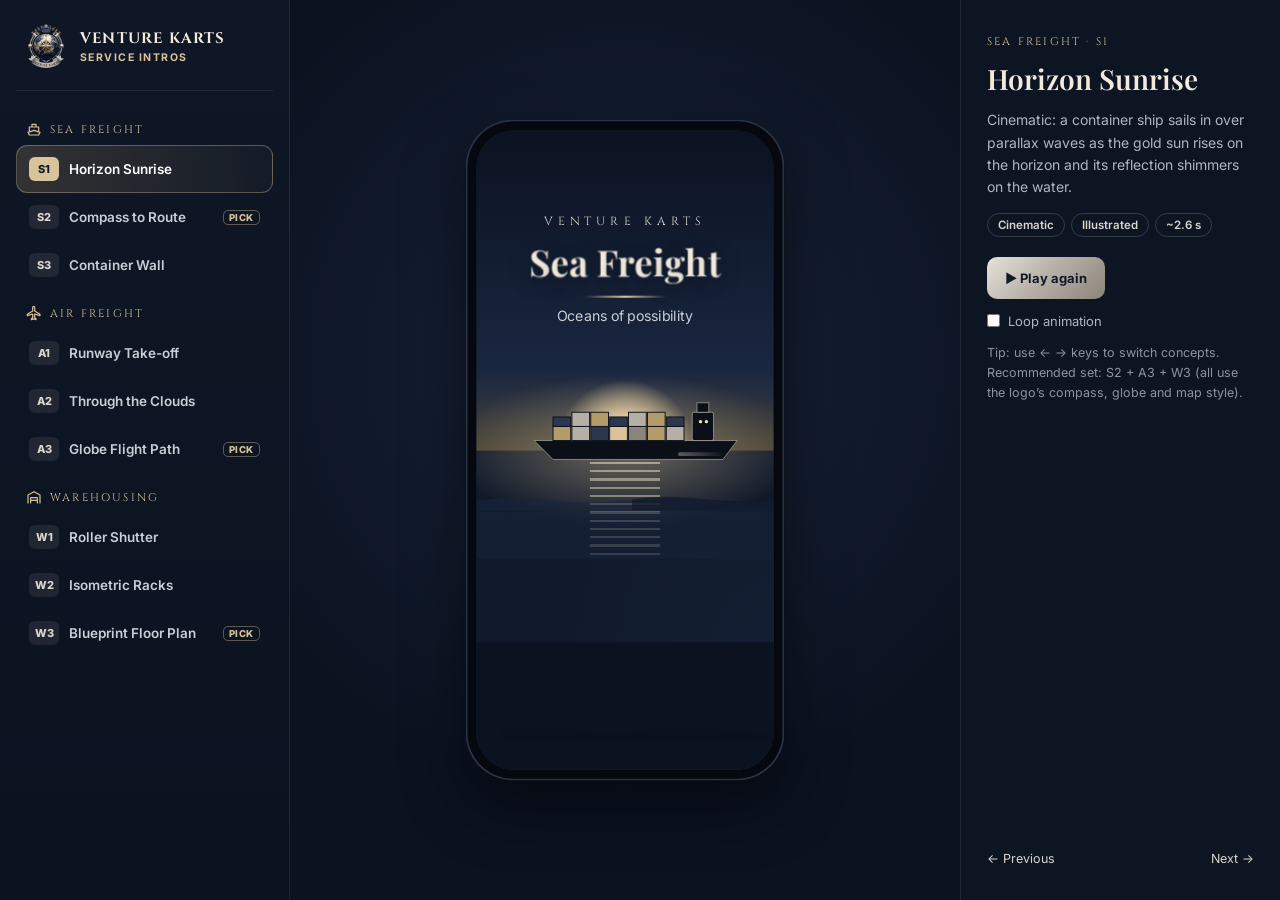
<file: intros/index.html>
<!DOCTYPE html>
<html lang="en">
<head>
<meta charset="UTF-8">
<title>Venture Karts — Service Intros</title>
<meta name="viewport" content="width=device-width, initial-scale=1.0">
<link rel="icon" type="image/png" href="/assets/images/logo/vk-emblem-128.png">
<link href="https://fonts.googleapis.com/css2?family=Inter:wght@400;600;700;800&family=Playfair+Display:wght@600;700&family=Cinzel:wght@700&display=swap" rel="stylesheet">
<style>
:root{ --navy:#111A2B; --navy2:#19263E; --silver:#B5AFA6; --silver2:#DAD5CD; --gold:#B59A6A; --gold2:#D8C39A; --ivory:#F2EBDD; }
*{ box-sizing:border-box; margin:0; padding:0; }
body{ background:#0B1220; color:var(--ivory); font-family:Inter,system-ui,sans-serif; padding:36px 20px 60px; }
header{ max-width:1100px; margin:0 auto 26px; display:flex; align-items:center; gap:16px; }
header img{ width:58px; }
header h1{ font-family:'Playfair Display',serif; font-size:30px; font-weight:600; }
header p{ color:#9AA4B2; font-size:14px; margin-top:2px; }
header button{ margin-left:auto; height:40px; padding:0 18px; border-radius:10px; border:1px solid rgba(181,175,166,.4); background:none; color:var(--silver2); font:600 13px Inter; cursor:pointer; }
section{ max-width:1100px; margin:0 auto 40px; }
section > h2{ font-family:Cinzel,serif; letter-spacing:.14em; font-size:16px; color:var(--gold2); margin-bottom:16px; padding-bottom:10px; border-bottom:1px solid rgba(181,175,166,.15); }
.row{ display:grid; grid-template-columns:repeat(3,1fr); gap:22px; }
.opt{ display:flex; flex-direction:column; align-items:center; }
.ph{ position:relative; width:270px; height:560px; border-radius:40px; background:#05080E; padding:9px; box-shadow:0 20px 50px rgba(0,0,0,.5), inset 0 0 0 1.5px #2A3346; }
.scr{ position:absolute; inset:9px; border-radius:32px; overflow:hidden; background:var(--navy); }
.lbl{ margin-top:14px; text-align:center; max-width:270px; }
.lbl b{ display:flex; align-items:center; justify-content:center; gap:8px; font-size:14.5px; }
.lbl b em{ font-style:normal; font-size:11px; font-weight:800; color:#111A2B; background:var(--gold2); border-radius:6px; padding:2px 7px; }
.lbl p{ font-size:12.5px; color:#9AA4B2; margin-top:4px; line-height:1.45; }
.lbl button{ margin-top:10px; height:32px; padding:0 14px; border-radius:8px; border:1px solid rgba(181,175,166,.35); background:rgba(255,255,255,.04); color:var(--silver2); font:600 12px Inter; cursor:pointer; }
@media (max-width:900px){ .row{ grid-template-columns:1fr; justify-items:center; } }

/* ---------- shared title ---------- */
.tt{ position:absolute; left:0; right:0; text-align:center; z-index:20; }
.tt small{ display:block; font-family:Cinzel,serif; font-size:10px; letter-spacing:.42em; color:var(--silver2); opacity:0; animation:fu .6s 1.25s ease both; }
.tt b{ display:block; font-family:'Playfair Display',serif; font-size:31px; font-weight:700; color:var(--ivory); margin:6px 0 4px; text-shadow:0 4px 20px rgba(0,0,0,.45); }
.tt b span{ display:inline-block; opacity:0; animation:lt .55s cubic-bezier(.2,.8,.2,1) both; }
.tt i{ display:block; width:70px; height:2px; margin:8px auto; background:linear-gradient(90deg,transparent,var(--gold2),transparent); transform:scaleX(0); animation:sx .7s 1.7s ease both; }
.tt em{ display:block; font-style:normal; font-size:12px; color:#C9CED6; opacity:0; animation:fu .6s 1.85s ease both; }
@keyframes fu{ from{ opacity:0; transform:translateY(8px); } to{ opacity:1; transform:none; } }
@keyframes lt{ from{ opacity:0; transform:translateY(16px) rotateX(60deg); filter:blur(4px); } to{ opacity:1; transform:none; filter:none; } }
@keyframes sx{ to{ transform:scaleX(1); } }
@keyframes fade{ from{ opacity:0; } to{ opacity:1; } }

/* ================= SEA 1 · Horizon sunrise ================= */
.s1{ background:linear-gradient(180deg,#0B1220 0%,#1A2741 38%,#4A4436 50%,#121B2C 50.2%,#0B1220 100%); }
.s1 .sun{ position:absolute; left:50%; top:50%; width:120px; height:120px; margin:-60px 0 0 -60px; border-radius:50%; background:radial-gradient(circle,#F2E3BE 0%,#D8C39A 35%,rgba(181,154,106,0) 70%); animation:rise 2.4s cubic-bezier(.2,.7,.2,1) both; clip-path:inset(0 0 50% 0); }
.s1 .glow{ position:absolute; left:-20%; right:-20%; top:36%; height:28%; background:radial-gradient(ellipse at 50% 50%,rgba(216,195,154,.45),transparent 60%); animation:fade 2s both; }
.s1 .refl{ position:absolute; left:50%; top:50.5%; width:60px; height:40%; margin-left:-30px; background:repeating-linear-gradient(180deg,rgba(242,227,190,.55) 0 2px,transparent 2px 7px); mask-image:linear-gradient(180deg,#000,transparent); -webkit-mask-image:linear-gradient(180deg,#000,transparent); animation:shim 1.6s ease-in-out infinite alternate, fade 1.4s .6s both; }
.s1 .wv{ position:absolute; left:0; width:200%; bottom:0; --c:rgba(25,38,62,.55); }
.s1 .wv svg{ display:block; width:100%; height:14px; } .s1 .wv path{ fill:var(--c); } .s1 .wv::after{ content:''; display:block; height:100%; background:var(--c); }
.s1 .w1{ top:57%; animation:wave 9s linear infinite; } .s1 .w2{ top:67%; --c:rgba(17,26,43,.7); animation:wave 6s linear infinite reverse; } .s1 .w3{ top:80%; --c:rgba(11,18,32,.92); animation:wave 4.5s linear infinite; }
.s1 .ship{ position:absolute; top:calc(50% - 46px); left:18%; width:180px; animation:sail 2.6s cubic-bezier(.15,.7,.25,1) both, bob 2.2s 2.6s ease-in-out infinite; }
.s1 .wake{ position:absolute; top:calc(50% + 2px); left:68%; width:0; height:3px; border-radius:3px; background:linear-gradient(90deg,rgba(242,235,221,.7),transparent); animation:wk 2.6s .2s ease-out both; }
.s1 .tt{ top:70px; }
@keyframes rise{ from{ transform:translateY(70px); opacity:.2; } to{ transform:none; opacity:1; } }
@keyframes shim{ to{ transform:scaleX(1.5); opacity:.6; } }
@keyframes wave{ to{ transform:translateX(-50%); } }
@keyframes sail{ from{ transform:translateX(260px); } to{ transform:none; } }
@keyframes bob{ 50%{ transform:translateY(-2px) rotate(-.6deg); } }
@keyframes wk{ 0%{ width:0; left:68%; } 60%{ width:120px; } 100%{ width:40px; left:68%; opacity:.5; } }

/* ================= SEA 2 · Compass to route ================= */
.s2{ background:radial-gradient(circle at 50% 40%,#1C2B46 0%,#111A2B 65%); }
.s2 .grid{ position:absolute; inset:0; background-image:radial-gradient(rgba(181,175,166,.16) 1px,transparent 1.4px); background-size:12px 12px; animation:fade 1s both; }
.s2 .cmp{ position:absolute; left:50%; top:38%; width:180px; height:180px; margin:-90px 0 0 -90px; animation:cmpIn 1.3s cubic-bezier(.2,.8,.2,1) both, cmpOut .8s 1.3s cubic-bezier(.6,0,.3,1) forwards; }
.s2 .cmp .spin{ transform-origin:50% 50%; animation:cspin 1.3s cubic-bezier(.2,.8,.2,1) both; }
.s2 .route{ position:absolute; inset:0; }
.s2 .route path.r{ fill:none; stroke:var(--gold2); stroke-width:2; stroke-dasharray:4 5; stroke-dashoffset:0; }
.s2 .route .mask{ fill:none; stroke:#fff; stroke-width:6; stroke-dasharray:420; stroke-dashoffset:420; animation:draw 1.2s 1.55s ease-in-out forwards; }
.s2 .route circle{ fill:var(--gold2); opacity:0; animation:fade .4s 1.5s both; }
.s2 .route text{ fill:var(--silver2); font:700 9px Inter; letter-spacing:.1em; opacity:0; animation:fade .4s 1.6s both; }
.s2 .boat{ position:absolute; left:0; top:0; width:22px; height:22px; margin:-11px 0 0 -11px; border-radius:50%; background:var(--ivory); box-shadow:0 0 0 5px rgba(216,195,154,.25), 0 0 18px rgba(216,195,154,.8); offset-path:path('M40 300 C 90 200, 160 330, 200 222'); offset-distance:0%; opacity:0; animation:boat 1.2s 1.55s ease-in-out forwards; display:flex; align-items:center; justify-content:center; }
.s2 .boat svg{ width:12px; height:12px; }
.s2 .tt{ top:350px; }
@keyframes cmpIn{ from{ opacity:0; transform:scale(.3); } to{ opacity:1; transform:none; } }
@keyframes cspin{ from{ transform:rotate(-420deg); } to{ transform:rotate(0); } }
@keyframes cmpOut{ to{ transform:translate(-62px,-150px) scale(.32); opacity:.85; } }
@keyframes draw{ to{ stroke-dashoffset:0; } }
@keyframes boat{ 0%{ opacity:1; offset-distance:0%; } 100%{ opacity:1; offset-distance:100%; } }

/* ================= SEA 3 · Container wall reveal ================= */
.s3 .bg{ position:absolute; inset:0; background:url(/assets/images/hero_sea.jpg) center/cover; transform:scale(1.25); animation:zoomOut 2.6s 1s cubic-bezier(.2,.7,.2,1) both; }
.s3 .bg::after{ content:''; position:absolute; inset:0; background:linear-gradient(180deg,rgba(17,26,43,.35),rgba(17,26,43,.85)); }
.s3 .half{ position:absolute; top:0; bottom:0; width:50%; display:grid; grid-template-columns:repeat(2,1fr); grid-auto-rows:44px; gap:3px; padding:3px; align-content:start; z-index:5; background:#0B1220; }
.s3 .half.l{ left:0; animation:openL .8s 1.25s cubic-bezier(.7,0,.3,1) forwards; } .s3 .half.r{ right:0; animation:openR .8s 1.25s cubic-bezier(.7,0,.3,1) forwards; }
.s3 .ct{ border-radius:3px; background:repeating-linear-gradient(90deg,rgba(255,255,255,.14) 0 2px,transparent 2px 7px), var(--c); box-shadow:inset 0 -6px 0 rgba(0,0,0,.18); opacity:0; animation:ctIn .45s cubic-bezier(.2,.8,.2,1) both; }
.s3 .tt{ top:220px; }
.s3 .tt small, .s3 .tt b span, .s3 .tt i, .s3 .tt em{ animation-delay:calc(var(--d,0s) + .45s); }
@keyframes ctIn{ from{ opacity:0; transform:translateX(var(--fx)); } to{ opacity:1; transform:none; } }
@keyframes openL{ to{ transform:translateX(-102%); } } @keyframes openR{ to{ transform:translateX(102%); } }
@keyframes zoomOut{ to{ transform:scale(1); } }

/* ================= AIR 1 · Runway take-off ================= */
.a1{ background:linear-gradient(180deg,#0B1220 0%,#16223A 45%,#111A2B 100%); }
.a1 .sky{ position:absolute; inset:0; background:linear-gradient(180deg,#1C2B46 0%,#6E5A38 60%,#D8C39A 100%); opacity:0; animation:fade 1s 1.2s both; }
.a1 .rw{ position:absolute; left:-60%; right:-60%; bottom:-30%; height:95%; transform:perspective(420px) rotateX(58deg); transform-origin:50% 100%; background:
  linear-gradient(90deg,transparent 30%,#202C40 30%,#202C40 70%,transparent 70%); animation:rwOut .8s 1.2s ease-in forwards; }
.a1 .rw::before{ content:''; position:absolute; left:49%; width:2%; top:0; bottom:0; background:repeating-linear-gradient(180deg,#DAD5CD 0 30px,transparent 30px 70px); animation:rush .35s linear infinite; }
.a1 .rw::after{ content:''; position:absolute; inset:0; background:repeating-linear-gradient(180deg,#F2E3BE 0 6px,transparent 6px 40px) 29.5% 0/1% 100% no-repeat, repeating-linear-gradient(180deg,#F2E3BE 0 6px,transparent 6px 40px) 69.5% 0/1% 100% no-repeat; filter:drop-shadow(0 0 4px #F2E3BE); animation:rush2 .35s linear infinite; }
.a1 .plane{ position:absolute; left:50%; top:58%; width:150px; margin-left:-75px; animation:lift 1.6s .55s cubic-bezier(.5,0,.2,1) both; filter:drop-shadow(0 12px 18px rgba(0,0,0,.5)); }
.a1 .tt{ top:200px; }
@keyframes rush{ from{ background-position:0 0; } to{ background-position:0 70px; } }
@keyframes rush2{ from{ background-position:29.5% 0, 69.5% 0; } to{ background-position:29.5% 40px, 69.5% 40px; } }
@keyframes rwOut{ to{ transform:perspective(420px) rotateX(58deg) translateY(60%); opacity:0; } }
@keyframes lift{ 0%{ transform:translateY(60px) scale(.9); } 40%{ transform:translateY(30px) scale(1.05); } 100%{ transform:translateY(-300px) scale(.35); opacity:0; } }

/* ================= AIR 2 · Through the clouds ================= */
.a2{ background:linear-gradient(180deg,#19263E 0%,#4A5872 35%,#B9A57F 75%,#E9D9B5 100%); }
.a2 .layer{ position:absolute; inset:-20% -10%; }
.a2 .cl{ position:absolute; border-radius:50%; background:radial-gradient(ellipse at 50% 60%,rgba(255,250,240,.95) 0%,rgba(242,235,221,.7) 35%,rgba(242,235,221,0) 70%); filter:blur(9px); }
.a2 .sea{ position:absolute; left:-20%; right:-20%; bottom:-6%; height:42%; background:radial-gradient(ellipse at 20% 30%,#FFF8EC 0,transparent 40%),radial-gradient(ellipse at 60% 20%,#FBF3E3 0,transparent 42%),radial-gradient(ellipse at 90% 40%,#FFF8EC 0,transparent 38%),linear-gradient(180deg,rgba(242,235,221,0),#F2EBDD 45%); filter:blur(6px); animation:seaUp 2.4s cubic-bezier(.3,.6,.3,1) both; }
@keyframes seaUp{ from{ transform:translateY(-140%); opacity:0; } 40%{ opacity:1; } to{ transform:none; } }
.a2 .L1{ animation:camUp 2.4s cubic-bezier(.4,0,.2,1) both; } .a2 .L2{ animation:camUp2 2.4s cubic-bezier(.4,0,.2,1) both; } .a2 .L3{ animation:camUp3 2.4s cubic-bezier(.4,0,.2,1) both; }
.a2 .jet{ position:absolute; top:44%; left:-30%; width:86px; animation:jet 2.2s .7s cubic-bezier(.3,.6,.3,1) both; z-index:4; }
.a2 .trail{ position:absolute; top:calc(44% + 18px); right:100%; height:2px; width:0; background:linear-gradient(90deg,transparent,rgba(255,255,255,.9)); }
.a2 .jetw{ position:absolute; inset:0; animation:fade .2s .7s both; }
.a2 .tt{ top:78px; } .a2 .tt b{ color:#fff; } .a2 .tt em{ color:#F2EBDD; }
@keyframes camUp{ from{ transform:translateY(-10%); } to{ transform:translateY(95%); } }
@keyframes camUp2{ from{ transform:translateY(-30%); } to{ transform:translateY(120%); opacity:.6; } }
@keyframes camUp3{ from{ transform:translateY(-60%) scale(1.4); } to{ transform:translateY(160%) scale(1.4); } }
@keyframes jet{ from{ left:-30%; } to{ left:62%; } }

/* ================= AIR 3 · Globe flight path ================= */
.a3{ background:radial-gradient(circle at 50% 42%,#1C2B46 0%,#0B1220 70%); }
.a3 canvas{ position:absolute; left:50%; top:40%; width:240px; height:240px; margin:-120px 0 0 -120px; border-radius:50%; box-shadow:0 0 60px rgba(181,154,106,.25), inset -30px -20px 60px rgba(0,0,0,.6); background:radial-gradient(circle at 38% 32%,#22324D 0%,#111A2B 60%,#070C16 100%); animation:gIn .7s ease both, gZoom .7s 2.3s cubic-bezier(.6,0,.4,1) forwards; }
.a3 .tt{ top:372px; }
@keyframes gIn{ from{ opacity:0; transform:scale(.8); } to{ opacity:1; transform:none; } }
@keyframes gZoom{ to{ transform:scale(2.6); opacity:0; filter:blur(4px); } }

/* ================= WH 1 · Roller shutter ================= */
.w1 .bg{ position:absolute; inset:0; background:url(/assets/images/warehouse.jpg) center/cover; animation:kb 3s ease-out both; }
.w1 .bg::after{ content:''; position:absolute; inset:0; background:linear-gradient(180deg,rgba(17,26,43,.55),rgba(17,26,43,.9)); }
.w1 .shut{ position:absolute; inset:0; z-index:5; background:repeating-linear-gradient(180deg,#4A505B 0 2px,#8A8C90 2px 5px,#B5AFA6 5px 14px,#6F737A 14px 18px); box-shadow:0 10px 30px rgba(0,0,0,.6); animation:flick .5s steps(2) both, roll 1s .55s cubic-bezier(.6,0,.25,1.1) forwards; }
.w1 .shut::after{ content:'VENTURE KARTS'; position:absolute; left:0; right:0; top:46%; text-align:center; font:700 13px Cinzel; letter-spacing:.3em; color:#111A2B; opacity:.55; }
.w1 .light{ position:absolute; left:0; right:0; bottom:0; height:0; z-index:4; background:linear-gradient(0deg,rgba(242,227,190,.45),transparent); animation:spill 1s .55s ease-out forwards, fadeO .8s 1.6s forwards; }
.w1 .tt{ top:240px; }
@keyframes flick{ 0%{ filter:brightness(.3); } 50%{ filter:brightness(1.1); } 100%{ filter:brightness(1); } }
@keyframes roll{ to{ transform:translateY(-101%); } }
@keyframes spill{ to{ height:70%; } }
@keyframes fadeO{ to{ opacity:0; } }
@keyframes kb{ from{ transform:scale(1.25); } to{ transform:scale(1.05); } }

/* ================= WH 2 · Isometric racks ================= */
.w2{ background:radial-gradient(circle at 50% 38%,#1C2B46 0%,#111A2B 70%); }
.w2 svg{ position:absolute; left:50%; top:36%; width:240px; height:240px; margin:-120px 0 0 -120px; overflow:visible; }
.w2 .rack line{ stroke:var(--silver); stroke-width:1.6; stroke-dasharray:200; stroke-dashoffset:200; animation:draw .7s ease forwards; }
.w2 .bx{ opacity:0; animation:drop .5s cubic-bezier(.3,1.4,.5,1) forwards; }
.w2 .tt{ top:350px; }
@keyframes drop{ from{ opacity:0; transform:translateY(-70px); } to{ opacity:1; transform:none; } }

/* ================= WH 3 · Blueprint ================= */
.w3{ background:#0F2036; }
.w3 .grid{ position:absolute; inset:0; background-image:linear-gradient(rgba(181,175,166,.08) 1px,transparent 1px),linear-gradient(90deg,rgba(181,175,166,.08) 1px,transparent 1px),linear-gradient(rgba(181,175,166,.04) 1px,transparent 1px),linear-gradient(90deg,rgba(181,175,166,.04) 1px,transparent 1px); background-size:48px 48px,48px 48px,12px 12px,12px 12px; animation:fade .6s both; }
.w3 > svg{ position:absolute; left:20px; right:20px; top:70px; width:calc(100% - 40px); }
.w3 .ln{ fill:none; stroke:var(--silver2); stroke-width:1.6; stroke-dasharray:600; stroke-dashoffset:600; animation:draw 1s ease forwards; }
.w3 .zn{ fill:var(--gold); opacity:0; animation:zf .4s ease forwards; }
.w3 text{ fill:var(--ivory); font:700 8.5px Inter; letter-spacing:.06em; opacity:0; animation:fade .3s ease forwards; }
.w3 .pin{ position:absolute; left:63%; top:128px; width:26px; animation:pin .6s 1.5s cubic-bezier(.3,1.5,.5,1) both; z-index:3; }
.w3 .rip{ position:absolute; left:calc(63% + 13px); top:158px; width:10px; height:10px; margin:-5px; border-radius:50%; border:2px solid var(--gold2); opacity:0; animation:rip 1.2s 1.9s ease-out infinite; }
.w3 .chip{ position:absolute; left:0; right:0; margin:0 auto; width:max-content; top:268px; white-space:nowrap; padding:6px 12px; border-radius:20px; background:rgba(216,195,154,.15); border:1px solid rgba(216,195,154,.5); color:var(--gold2); font:700 11px Inter; opacity:0; animation:fu .5s 2s both; }
.w3 .tt{ top:330px; }
@keyframes zf{ to{ opacity:.28; } }
@keyframes pin{ from{ opacity:0; transform:translateY(-60px); } to{ opacity:1; transform:none; } }
@keyframes rip{ from{ opacity:.9; transform:scale(1); } to{ opacity:0; transform:scale(5); } }

/* ---------- page layout: menu · stage · details ---------- */
body{ padding:0; min-height:100vh; display:grid; grid-template-columns:290px 1fr 320px; }
.menu{ background:linear-gradient(180deg,#0F1726,#0B1220); border-right:1px solid rgba(181,175,166,.12); padding:22px 16px; display:flex; flex-direction:column; gap:4px; min-height:100vh; position:sticky; top:0; max-height:100vh; overflow-y:auto; }
.brand{ display:flex; align-items:center; gap:10px; padding:0 6px 20px; margin-bottom:10px; border-bottom:1px solid rgba(181,175,166,.12); }
.brand img{ width:48px; } .brand b{ display:block; font-family:Cinzel,serif; font-size:15px; letter-spacing:.08em; } .brand small{ display:block; font-size:10.5px; letter-spacing:.14em; color:var(--gold2); font-weight:700; margin-top:2px; }
.grp{ font-family:Cinzel,serif; font-size:11px; letter-spacing:.2em; color:var(--gold2); padding:16px 10px 8px; display:flex; align-items:center; gap:8px; }
.grp svg{ width:16px; height:16px; fill:none; stroke:var(--gold2); stroke-width:1.8; stroke-linecap:round; stroke-linejoin:round; }
.mi{ display:flex; align-items:center; gap:10px; padding:11px 12px; border-radius:11px; cursor:pointer; color:#C9CED6; font-size:13.5px; font-weight:600; border:1px solid transparent; transition:background .2s,border-color .2s; text-align:left; background:none; font-family:inherit; width:100%; }
.mi:hover{ background:rgba(255,255,255,.04); }
.mi.on{ background:linear-gradient(90deg,rgba(181,154,106,.22),rgba(181,154,106,.04)); border-color:rgba(216,195,154,.35); color:#fff; }
.mi i{ font-style:normal; width:30px; height:24px; border-radius:6px; background:rgba(181,175,166,.12); color:var(--silver2); font-size:11px; font-weight:800; display:flex; align-items:center; justify-content:center; flex:none; }
.mi.on i{ background:var(--gold2); color:#111A2B; }
.mi em{ margin-left:auto; font-style:normal; font-size:9.5px; font-weight:800; letter-spacing:.06em; color:var(--gold2); border:1px solid rgba(216,195,154,.4); border-radius:5px; padding:1px 5px; }
.stage{ display:flex; align-items:center; justify-content:center; padding:30px; background:radial-gradient(circle at 50% 40%,#18243A 0%,#0B1220 70%); min-height:100vh; }
.stage .ph{ transform:scale(1.18); }
.info{ border-left:1px solid rgba(181,175,166,.12); padding:34px 26px; background:#0D1422; display:flex; flex-direction:column; gap:14px; }
.info .k{ font-family:Cinzel,serif; font-size:11px; letter-spacing:.2em; color:var(--gold2); }
.info h2{ font-family:'Playfair Display',serif; font-size:28px; font-weight:600; line-height:1.15; }
.info p{ color:#AEB6C2; font-size:14px; line-height:1.6; }
.info .tags{ display:flex; flex-wrap:wrap; gap:6px; } .info .tags span{ font-size:11.5px; font-weight:600; color:var(--silver2); border:1px solid rgba(181,175,166,.25); border-radius:20px; padding:4px 10px; }
.info .btns{ display:flex; gap:10px; margin-top:6px; }
.info button{ height:42px; padding:0 18px; border-radius:10px; font:700 13px Inter; cursor:pointer; border:1px solid rgba(181,175,166,.35); background:none; color:var(--silver2); }
.info button.pri{ background:linear-gradient(135deg,#E6E2DB,#B5AFA6 50%,#8A847B); color:#111A2B; border:none; }
.info .nav{ margin-top:auto; display:flex; justify-content:space-between; font-size:12.5px; color:#8C94A1; }
.info .nav a{ cursor:pointer; color:var(--silver2); }
.info label{ display:flex; align-items:center; gap:8px; font-size:13px; color:#AEB6C2; cursor:pointer; } .info label input{ accent-color:var(--gold); }
.tbar{ display:none; }
@media (max-width:1100px){ body{ grid-template-columns:250px 1fr; } .info{ grid-column:1 / -1; border-left:none; border-top:1px solid rgba(181,175,166,.12); } }
@media (max-width:720px){
  body{ grid-template-columns:1fr; }
  .menu{ position:static; min-height:0; max-height:none; flex-direction:row; flex-wrap:nowrap; overflow-x:auto; padding:12px; gap:6px; border-right:none; border-bottom:1px solid rgba(181,175,166,.12); }
  #menu{ display:contents; } .brand, .grp{ display:none; } .mi{ width:auto; white-space:nowrap; flex:none; } .mi em{ display:none; }
  .stage{ min-height:0; padding:30px 0 40px; } .stage .ph{ transform:none; }
}
</style>
</head>
<body>
<aside class="menu"><div class="brand"><img src="/assets/images/logo/vk-emblem-256.png" alt=""><div><b>VENTURE KARTS</b><small>SERVICE INTROS</small></div></div><div id="menu"></div></aside>
<main class="stage"><div class="ph"><div class="scr" id="scr"></div></div></main>
<aside class="info" id="info"></aside>
<script>
var GROUPS = [['sea','SEA FREIGHT','<svg viewBox="0 0 24 24"><path d="M3 17l2 4h14l2-4-9-3z"/><path d="M5 15V9h14v6M9 9V5h6v4"/></svg>'],['air','AIR FREIGHT','<svg viewBox="0 0 24 24"><path d="M21 16v-2l-8-5V3.5a1.5 1.5 0 00-3 0V9l-8 5v2l8-2.5V19l-2 1.5V22l3.5-1 3.5 1v-1.5L13 19v-5.5z"/></svg>'],['wh','WAREHOUSING','<svg viewBox="0 0 24 24"><path d="M3 21V9l9-5 9 5v12M7 21v-8h10v8M7 17h10"/></svg>']];
var LIST = [
  ['s1','sea','Horizon Sunrise','Cinematic: a container ship sails in over parallax waves as the gold sun rises on the horizon and its reflection shimmers on the water.',['Cinematic','Illustrated','~2.6 s']],
  ['s2','sea','Compass to Route','The compass from the VENTURE KARTS emblem spins and settles, then a dotted sea route draws from Nhava Sheva to Jebel Ali with a glowing vessel travelling along it.',['On-brand','Logo compass','~2.8 s']],
  ['s3','sea','Container Wall','Coloured containers stack in from both sides into a wall, then split open like doors to reveal the port behind.',['Bold','Photo reveal','~2.5 s']],
  ['a1','air','Runway Take-off','Runway lights rush toward the camera, the aircraft lifts off and flies away, and the scene opens into a golden dawn.',['Cinematic','Motion','~2.4 s']],
  ['a2','air','Through the Clouds','The camera climbs through soft cloud layers, a jet crosses with a contrail, and a sea of clouds settles below.',['Calm','Premium','~2.6 s']],
  ['a3','air','Globe Flight Path','The dotted globe turns to India and gold flight routes draw out to Dubai, Rotterdam, Singapore, Tokyo, New York and Mombasa — then zooms through into the app.',['On-brand','Global','~3.0 s']],
  ['w1','wh','Roller Shutter','Lights flicker on, a steel shutter marked VENTURE KARTS rolls up and warm light spills into the warehouse.',['Cinematic','Photo reveal','~2.4 s']],
  ['w2','wh','Isometric Racks','A 3D rack draws itself and pallets drop into each slot one by one — clean, modern and playful.',['Modern','Illustrated','~2.2 s']],
  ['w3','wh','Blueprint Floor Plan','A floor plan draws in blueprint lines, the storage zones light up and a pin drops on available space.',['On-brand','Informative','~2.6 s']]
];
var REC = { s2:1, a3:1, w3:1 };
</script>
<script>
(function(){
  function title(t, sub, delay){ delay = delay || 0; var w = t.split('').map(function(c, i){ return '<span style="animation-delay:' + (1.3 + delay + i * .045).toFixed(3) + 's">' + (c === ' ' ? '&nbsp;' : c) + '</span>'; }).join('');
    return '<div class="tt"' + (delay ? ' style="--d:' + delay + 's"' : '') + '><small>VENTURE KARTS</small><b>' + w + '</b><i></i><em>' + sub + '</em></div>'; }
  var WAVE = '<svg viewBox="0 0 800 60" preserveAspectRatio="none"><path d="M0 20 Q50 5 100 20 T200 20 T300 20 T400 20 T500 20 T600 20 T700 20 T800 20 V60 H0Z"/></svg>';
  var SHIP = '<svg viewBox="0 0 180 56"><g fill="#0A0F18" stroke="rgba(218,213,205,.55)" stroke-width=".8"><path d="M4 38h172l-12 16H20z"/><rect x="138" y="14" width="18" height="24" rx="1.5"/><rect x="142" y="6" width="10" height="8"/></g>' +
    '<g stroke="#0A0F18" stroke-width=".8">' + [0,1,2,3,4,5,6].map(function(i){ var c = ['#B59A6A','#B5AFA6','#2B374D','#D8C39A','#8A847B','#B59A6A','#B5AFA6'][i]; return '<rect x="' + (20 + i * 16) + '" y="26" width="15" height="12" fill="' + c + '"/><rect x="' + (20 + i * 16) + '" y="' + (i % 3 ? 14 : 18) + '" width="15" height="' + (i % 3 ? 12 : 8) + '" fill="' + ['#2B374D','#B5AFA6','#B59A6A'][i % 3] + '"/>'; }).join('') + '</g><circle cx="150" cy="22" r="1.4" fill="#F2E3BE"/><circle cx="145" cy="22" r="1.4" fill="#F2E3BE"/></svg>';
  var STAR = (function(){ var s = ''; for (var i = 0; i < 16; i++){ var a = i * 22.5, L = i % 4 === 0 ? 78 : i % 2 === 0 ? 52 : 34, w = i % 4 === 0 ? 9 : 6; s += '<g transform="rotate(' + a + ' 90 90)"><path d="M90 ' + (90 - L) + ' L' + (90 + w) + ' 90 L90 90Z" fill="' + (i % 4 === 0 ? '#D8C39A' : '#B5AFA6') + '"/><path d="M90 ' + (90 - L) + ' L' + (90 - w) + ' 90 L90 90Z" fill="' + (i % 4 === 0 ? '#9C8254' : '#7F7A72') + '"/></g>'; } return s; })();
  var COMPASS = '<svg viewBox="0 0 180 180"><circle cx="90" cy="90" r="86" fill="none" stroke="#B5AFA6" stroke-width="2"/><circle cx="90" cy="90" r="76" fill="rgba(17,26,43,.6)" stroke="rgba(216,195,154,.5)" stroke-width="1" stroke-dasharray="2 4"/>' +
    '<g class="spin">' + STAR + '<circle cx="90" cy="90" r="6" fill="#F2EBDD"/></g>' + ['N', 'E', 'S', 'W'].map(function(d, i){ var p = [[90, 14], [168, 94], [90, 174], [12, 94]][i]; return '<text x="' + p[0] + '" y="' + p[1] + '" text-anchor="middle" font-family="Playfair Display" font-weight="700" font-size="12" fill="#F2EBDD">' + d + '</text>'; }).join('') + '</svg>';
  var PLANE_FRONT = '<svg viewBox="0 0 160 70"><path d="M2 40 L70 30 L90 30 L158 40 L158 44 L90 38 L70 38 L2 44Z" fill="#B5AFA6"/><ellipse cx="80" cy="34" rx="12" ry="12" fill="#DAD5CD"/><ellipse cx="80" cy="34" rx="7" ry="5" fill="#111A2B"/><path d="M80 4 L84 24 L76 24Z" fill="#B59A6A"/><circle cx="48" cy="44" r="7" fill="#8A847B"/><circle cx="112" cy="44" r="7" fill="#8A847B"/><circle cx="48" cy="44" r="3.5" fill="#111A2B"/><circle cx="112" cy="44" r="3.5" fill="#111A2B"/><path d="M60 22 L80 18 L100 22" stroke="#B59A6A" stroke-width="2" fill="none"/></svg>';
  var JET = '<svg viewBox="0 0 90 36"><path d="M4 18 Q10 14 30 14 L70 13 Q84 13 88 18 Q84 22 70 22 L30 22 Q10 22 4 18Z" fill="#F2EBDD"/><path d="M40 14 L28 0 L36 0 L56 14Z M40 22 L28 36 L36 36 L56 22Z" fill="#DAD5CD"/><path d="M6 17 L2 6 L8 6 L14 15Z" fill="#B59A6A"/><path d="M74 15 h8" stroke="#111A2B" stroke-width="2"/></svg>';

  function clouds(){ var h = ''; [['L1', 9, 70, 130], ['L2', 7, 110, 190], ['L3', 5, 170, 260]].forEach(function(L){ h += '<div class="layer ' + L[0] + '">'; for (var i = 0; i < L[1]; i++){ var w = L[2] + (i * 37 % L[3] - L[2] / 2); h += '<i class="cl" style="left:' + ((i * 53) % 100 - 10) + '%;top:' + ((i * 29) % 90) + '%;width:' + w + 'px;height:' + (w * .55) + 'px"></i>'; } h += '</div>'; }); return h; }
  function iso(){ var s = 25, out = '<g class="rack">', C = Math.cos(Math.PI / 6), S = .5;
    function P(x, y, z){ return [102 + (x - y) * C * s, 140 + (x + y) * S * s - z * s]; }
    function L(a, b, d){ var p = P.apply(null, a), q = P.apply(null, b); return '<line x1="' + p[0] + '" y1="' + p[1] + '" x2="' + q[0] + '" y2="' + q[1] + '" style="animation-delay:' + d + 's"/>'; }
    for (var x = 0; x <= 3; x++) for (var y = 0; y <= 1; y += 1){ out += L([x * 1.6, y * 1.6, 0], [x * 1.6, y * 1.6, 4.5], .05 * x); }
    for (var z = 0; z <= 3; z++){ out += L([0, 0, z * 1.5], [4.8, 0, z * 1.5], .2 + z * .05) + L([0, 1.6, z * 1.5], [4.8, 1.6, z * 1.5], .25 + z * .05) + L([0, 0, z * 1.5], [0, 1.6, z * 1.5], .25) + L([4.8, 0, z * 1.5], [4.8, 1.6, z * 1.5], .3); }
    out += '</g>'; var k = 0, cols = [['#E9DCC0', '#B59A6A', '#8C7448'], ['#E6E2DB', '#B5AFA6', '#8A847B']];
    for (var zz = 2; zz >= 0; zz--) for (var xx = 0; xx < 3; xx++){ var c = cols[(xx + zz) % 2], x0 = xx * 1.6 + .2, y0 = .2, z0 = zz * 1.5, w = 1.2, dd = 1.2, hh = 1.1;
      var t = [P(x0, y0, z0 + hh), P(x0 + w, y0, z0 + hh), P(x0 + w, y0 + dd, z0 + hh), P(x0, y0 + dd, z0 + hh)], l = [P(x0, y0 + dd, z0 + hh), P(x0 + w, y0 + dd, z0 + hh), P(x0 + w, y0 + dd, z0), P(x0, y0 + dd, z0)], r = [P(x0 + w, y0, z0 + hh), P(x0 + w, y0 + dd, z0 + hh), P(x0 + w, y0 + dd, z0), P(x0 + w, y0, z0)];
      function poly(p, f){ return '<polygon points="' + p.map(function(q){ return q.join(','); }).join(' ') + '" fill="' + f + '"/>'; }
      out += '<g class="bx" style="animation-delay:' + (.75 + k * .09).toFixed(2) + 's">' + poly(l, c[1]) + poly(r, c[2]) + poly(t, c[0]) + '</g>'; k++; }
    return '<svg viewBox="0 0 240 240">' + out + '</svg>'; }
  var BLUE = '<svg viewBox="0 0 230 190"><path class="ln" d="M5 5 H225 V185 H5 Z" style="animation-delay:.1s"/><path class="ln" d="M5 70 H120 M120 5 V120 M120 120 H225 M80 70 V185" style="animation-delay:.45s"/><path class="ln" d="M40 185 A20 20 0 0 1 60 165 M170 185 A18 18 0 0 0 152 167" style="animation-delay:.8s"/>' +
    '<rect class="zn" x="8" y="8" width="109" height="59" style="animation-delay:1.1s"/><rect class="zn" x="123" y="8" width="99" height="109" style="animation-delay:1.25s;fill:#D8C39A"/><rect class="zn" x="8" y="73" width="69" height="109" style="animation-delay:1.4s;fill:#B5AFA6"/>' +
    '<text x="62" y="40" text-anchor="middle" style="animation-delay:1.2s">COLD 2–8 °C</text><text x="172" y="66" text-anchor="middle" style="animation-delay:1.35s">AVAILABLE</text><text x="42" y="130" text-anchor="middle" style="animation-delay:1.5s">BONDED</text><text x="150" y="155" text-anchor="middle" style="animation-delay:1.55s">DRY STORAGE</text></svg>';
  var PIN = '<svg viewBox="0 0 24 32"><path d="M12 31s10-11 10-19A10 10 0 002 12c0 8 10 19 10 19z" fill="#D8C39A" stroke="#111A2B" stroke-width="1.5"/><circle cx="12" cy="12" r="4" fill="#111A2B"/></svg>';

  var T = {
    s1:function(){ return '<div class="scr-in s1" style="position:absolute;inset:0"><div class="glow"></div><div class="sun"></div><div class="refl"></div><div class="ship">' + SHIP + '</div><div class="wake"></div><div class="wv w1">' + WAVE + '</div><div class="wv w2">' + WAVE + '</div><div class="wv w3">' + WAVE + '</div>' + title('Sea Freight', 'Oceans of possibility') + '</div>'; },
    s2:function(){ return '<div class="scr-in s2" style="position:absolute;inset:0"><div class="grid"></div><svg class="route" viewBox="0 0 252 542"><defs><mask id="m2"><path class="mask" d="M40 300 C 90 200, 160 330, 200 222"/></mask></defs><path class="r" d="M40 300 C 90 200, 160 330, 200 222" mask="url(#m2)"/><circle cx="40" cy="300" r="4"/><circle cx="200" cy="222" r="4"/><text x="24" y="318" text-anchor="start">NHAVA SHEVA</text><text x="200" y="244" text-anchor="middle">JEBEL ALI</text></svg><div class="boat"><svg viewBox="0 0 24 24" fill="none" stroke="#111A2B" stroke-width="2.4" stroke-linecap="round"><path d="M3 15l2 4h14l2-4-9-3z M7 12V8h10v4"/></svg></div><div class="cmp">' + COMPASS + '</div>' + title('Sea Freight', 'Charting every ocean route', .35) + '</div>'; },
    s3:function(){ var C = ['#B59A6A', '#B5AFA6', '#2B374D', '#D8C39A', '#8A847B', '#19263E', '#B5AFA6', '#B59A6A'];
      function half(side){ var h = ''; for (var i = 0; i < 24; i++){ var row = Math.floor(i / 2); h += '<i class="ct" style="--c:' + C[(i * 3 + (side === 'l' ? 0 : 5)) % C.length] + ';--fx:' + (side === 'l' ? '-120px' : '120px') + ';animation-delay:' + (row * .07 + (i % 2) * .04).toFixed(2) + 's"></i>'; } return '<div class="half ' + side + '">' + h + '</div>'; }
      return '<div class="scr-in s3" style="position:absolute;inset:0"><div class="bg"></div>' + half('l') + half('r') + title('Sea Freight', 'Full & part container loads', .45) + '</div>'; },
    a1:function(){ return '<div class="scr-in a1" style="position:absolute;inset:0"><div class="sky"></div><div class="rw"></div><div class="plane">' + PLANE_FRONT + '</div>' + title('Air Freight', 'Faster than ever') + '</div>'; },
    a2:function(){ return '<div class="scr-in a2" style="position:absolute;inset:0">' + clouds() + '<div class="sea"></div>' + '<div class="jetw"><div class="jet">' + JET + '<i class="trail" style="animation:trailG 2.2s .7s ease-out both"></i></div></div>' + title('Air Freight', 'Above and beyond') + '</div>'; },
    a3:function(){ return '<div class="scr-in a3" style="position:absolute;inset:0"><canvas width="480" height="480"></canvas>' + title('Air Freight', 'Connected to 190+ countries') + '</div>'; },
    w1:function(){ return '<div class="scr-in w1" style="position:absolute;inset:0"><div class="bg"></div><div class="light"></div><div class="shut"></div>' + title('Warehousing', 'Space, perfectly placed') + '</div>'; },
    w2:function(){ return '<div class="scr-in w2" style="position:absolute;inset:0">' + iso() + title('Warehousing', 'Store smarter, ship faster') + '</div>'; },
    w3:function(){ return '<div class="scr-in w3" style="position:absolute;inset:0"><div class="grid"></div>' + BLUE + '<div class="rip"></div><div class="pin">' + PIN + '</div><div class="chip">Space found · 1,200 sq ft</div>' + title('Warehousing', 'Find the right space, fast') + '</div>'; }
  };
  var st = document.createElement('style'); st.textContent = '@keyframes trailG{ from{ width:0; } to{ width:220px; } }'; document.head.appendChild(st);

  // --- A3 globe (land polygons, lon/lat) ---
  var LAND = [
    [[-168,66],[-162,70],[-140,70],[-125,72],[-95,72],[-80,73],[-62,66],[-56,52],[-66,45],[-70,42],[-76,35],[-81,31],[-80,25],[-82,27],[-84,30],[-90,29],[-97,26],[-97,22],[-92,18],[-87,21],[-88,16],[-83,10],[-79,8],[-80,7],[-85,11],[-92,14],[-105,20],[-110,24],[-112,30],[-117,32],[-124,40],[-124,48],[-133,56],[-150,60],[-160,58],[-165,62]],
    [[-55,60],[-44,60],[-20,70],[-18,80],[-40,83],[-65,80],[-58,75],[-52,68]],
    [[-80,8],[-72,12],[-62,10],[-50,0],[-35,-6],[-38,-13],[-41,-22],[-48,-26],[-58,-34],[-62,-40],[-66,-46],[-69,-52],[-72,-50],[-74,-42],[-71,-30],[-70,-18],[-76,-12],[-81,-5],[-80,0]],
    [[-10,36],[-9,43],[-2,44],[-5,48],[2,51],[5,53],[8,57],[5,62],[12,66],[18,70],[28,71],[40,68],[45,66],[40,60],[30,57],[28,46],[40,44],[30,41],[26,40],[23,36],[20,40],[16,38],[18,40],[13,44],[10,44],[8,44],[3,43],[0,38]],
    [[-5,50],[1,51],[2,53],[-1,55],[-3,58],[-6,57],[-5,54],[-3,53]],
    [[-17,21],[-16,28],[-9,33],[-5,36],[10,37],[11,33],[20,31],[32,31],[34,28],[39,18],[43,12],[51,12],[48,5],[40,-3],[40,-15],[35,-24],[32,-29],[27,-34],[19,-35],[16,-28],[12,-18],[13,-8],[9,-1],[9,4],[5,6],[-4,5],[-8,4],[-13,8],[-17,14]],
    [[44,-25],[47,-25],[50,-15],[49,-12],[44,-16]],
    [[28,46],[40,44],[50,45],[52,41],[54,37],[60,37],[67,37],[72,40],[80,42],[88,48],[96,42],[105,40],[118,40],[122,40],[127,40],[130,43],[135,44],[141,52],[136,55],[142,59],[155,59],[163,62],[178,65],[180,70],[160,71],[140,73],[113,74],[100,78],[80,73],[68,73],[60,70],[45,68],[40,66],[40,60],[30,57]],
    [[36,36],[43,37],[48,30],[56,26],[57,23],[59,22],[55,17],[44,12],[39,18],[34,28],[35,32]],
    [[44,38],[54,37],[62,37],[70,37],[74,35],[71,28],[67,25],[62,25],[57,26],[52,28],[48,30]],
    [[67,25],[71,28],[74,35],[80,32],[88,27],[92,26],[97,28],[92,22],[88,22],[86,20],[80,15],[78,8],[76,9],[73,16],[72,21],[69,22]],
    [[74,35],[80,42],[88,48],[96,42],[105,40],[118,40],[122,40],[121,32],[122,30],[119,25],[110,21],[106,17],[109,12],[105,9],[100,13],[99,8],[103,1],[100,3],[98,16],[94,17],[92,22],[97,28],[88,27],[80,32]],
    [[130,31],[135,34],[140,35],[141,41],[145,44],[141,45],[139,39],[133,35]],
    [[95,5],[106,-6],[104,-5],[98,2]], [[109,2],[117,7],[119,1],[116,-4],[110,-3]], [[105,-6],[115,-8],[114,-9],[106,-7]], [[131,-1],[141,-3],[150,-10],[141,-9],[132,-4]],
    [[114,-22],[122,-18],[130,-12],[137,-12],[136,-15],[142,-11],[146,-19],[153,-25],[151,-34],[146,-39],[140,-38],[135,-34],[131,-31],[124,-33],[115,-34],[113,-26]],
    [[172,-34],[178,-38],[174,-41],[167,-46],[171,-44]]
  ];
  function inPoly(x, y, p){ var c = false; for (var i = 0, j = p.length - 1; i < p.length; j = i++){ if (((p[i][1] > y) !== (p[j][1] > y)) && (x < (p[j][0] - p[i][0]) * (y - p[i][1]) / (p[j][1] - p[i][1]) + p[i][0])) c = !c; } return c; }
  var PTS = []; for (var la = 78; la > -56; la -= 2.4) for (var lo = -180; lo < 180; lo += 2.4){ for (var k = 0; k < LAND.length; k++) if (inPoly(lo, la, LAND[k])){ PTS.push([lo, la]); break; } }
  var R = Math.PI / 180, HUB = [72.9, 19], DEST = [[55.3, 25.2], [4.5, 51.9], [103.8, 1.3], [139.7, 35.6], [-74, 40.7], [39.7, -4]];
  function v3(lon, lat){ return [Math.cos(lat * R) * Math.cos(lon * R), Math.cos(lat * R) * Math.sin(lon * R), Math.sin(lat * R)]; }
  var ARCS = DEST.map(function(d){ var a = v3(HUB[0], HUB[1]), b = v3(d[0], d[1]), om = Math.acos(a[0] * b[0] + a[1] * b[1] + a[2] * b[2]), seg = [];
    for (var t = 0; t <= 1.0001; t += 1 / 50){ var s1 = Math.sin((1 - t) * om) / Math.sin(om), s2 = Math.sin(t * om) / Math.sin(om), v = [a[0] * s1 + b[0] * s2, a[1] * s1 + b[1] * s2, a[2] * s1 + b[2] * s2]; seg.push([Math.atan2(v[1], v[0]) / R, Math.asin(v[2]) / R, Math.sin(Math.PI * t) * om * .3]); } return seg; });
  function globe(cv){ var ctx = cv.getContext('2d'), S = cv.width, Rr = S / 2 * .97, t0 = performance.now(), lat0 = 18 * R;
    function ease(x){ return 1 - Math.pow(1 - Math.min(1, Math.max(0, x)), 3); }
    function frame(now){ if (!cv.isConnected) return; var t = (now - t0) / 1000, lon0 = -40 + 100 * ease(t / 1.4);
      function pj(lon, lat, h){ var la = lat * R, lo = (lon - lon0) * R, x0 = Math.cos(la) * Math.cos(lo), y0 = Math.cos(la) * Math.sin(lo), z0 = Math.sin(la), k = Rr * (1 + (h || 0)); return [S / 2 + k * y0, S / 2 - k * (z0 * Math.cos(lat0) - x0 * Math.sin(lat0)), x0 * Math.cos(lat0) + z0 * Math.sin(lat0)]; }
      ctx.clearRect(0, 0, S, S);
      for (var i = 0; i < PTS.length; i++){ var p = pj(PTS[i][0], PTS[i][1]); if (p[2] <= 0) continue; ctx.globalAlpha = .2 + p[2] * .7; ctx.fillStyle = '#B5AFA6'; ctx.beginPath(); ctx.arc(p[0], p[1], 1.6 + p[2] * 1.6, 0, 6.283); ctx.fill(); }
      var pr = ease((t - 1.0) / 1.0);
      ARCS.forEach(function(seg, ai){ var n = Math.floor(seg.length * Math.max(0, Math.min(1, pr * 1.3 - ai * .06))); if (n < 2) return; ctx.beginPath(); var st = false;
        for (var j = 0; j < n; j++){ var q = pj(seg[j][0], seg[j][1], seg[j][2]); if (q[2] < -.05){ st = false; continue; } if (!st){ ctx.moveTo(q[0], q[1]); st = true; } else ctx.lineTo(q[0], q[1]); }
        ctx.globalAlpha = .9; ctx.strokeStyle = '#D8C39A'; ctx.lineWidth = 2.2; ctx.stroke();
        var hq = pj(seg[n - 1][0], seg[n - 1][1], seg[n - 1][2]); if (hq[2] > 0){ ctx.globalAlpha = 1; ctx.fillStyle = '#F2EBDD'; ctx.shadowColor = '#D8C39A'; ctx.shadowBlur = 14; ctx.beginPath(); ctx.arc(hq[0], hq[1], 4, 0, 6.283); ctx.fill(); ctx.shadowBlur = 0; } });
      var h = pj(HUB[0], HUB[1]); if (h[2] > 0){ ctx.globalAlpha = .3; ctx.fillStyle = '#D8C39A'; ctx.beginPath(); ctx.arc(h[0], h[1], 14, 0, 6.283); ctx.fill(); ctx.globalAlpha = 1; ctx.beginPath(); ctx.arc(h[0], h[1], 5, 0, 6.283); ctx.fill(); }
      ctx.globalAlpha = 1; requestAnimationFrame(frame); }
    requestAnimationFrame(frame); }

  var scr = document.getElementById('scr'), cur = 0, loop = false, lt;
  function play(){ clearTimeout(lt); scr.innerHTML = T[LIST[cur][0]](); var cv = scr.querySelector('canvas'); if (cv) globe(cv); if (loop) lt = setTimeout(play, 4200); }
  function render(){ var it = LIST[cur], g = GROUPS.filter(function(x){ return x[0] === it[1]; })[0];
    document.getElementById('menu').innerHTML = GROUPS.map(function(G){ return '<div class="grp">' + G[2] + G[1] + '</div>' + LIST.map(function(x, i){ return x[1] !== G[0] ? '' : '<button class="mi' + (i === cur ? ' on' : '') + '" data-i="' + i + '"><i>' + x[0].toUpperCase() + '</i>' + x[2] + (REC[x[0]] ? '<em>PICK</em>' : '') + '</button>'; }).join(''); }).join('');
    document.getElementById('info').innerHTML = '<div class="k">' + g[1] + ' · ' + it[0].toUpperCase() + '</div><h2>' + it[2] + '</h2><p>' + it[3] + '</p><div class="tags">' + it[4].map(function(t){ return '<span>' + t + '</span>'; }).join('') + (REC[it[0]] ? '<span style="color:#111A2B;background:#D8C39A;border-color:#D8C39A">Recommended</span>' : '') + '</div>' +
      '<div class="btns"><button class="pri" data-play>&#9654; Play again</button></div><label><input type="checkbox" id="loop"' + (loop ? ' checked' : '') + '> Loop animation</label>' +
      '<p style="font-size:12.5px;color:#8C94A1">Tip: use ← → keys to switch concepts. Recommended set: S2 + A3 + W3 (all use the logo’s compass, globe and map style).</p>' +
      '<div class="nav"><a data-step="-1">← Previous</a><a data-step="1">Next →</a></div>';
    var on = document.querySelector('.mi.on'), mn = document.querySelector('.menu'); if (on && mn.scrollWidth > mn.clientWidth) mn.scrollLeft = on.offsetLeft - (mn.clientWidth - on.offsetWidth) / 2;
    try { history.replaceState(null, '', '#' + it[0]); } catch (e){} }
  function go(i){ cur = (i + LIST.length) % LIST.length; render(); play(); }
  document.addEventListener('click', function(e){ var t;
    if ((t = e.target.closest('[data-i]'))) go(+t.dataset.i);
    else if (e.target.closest('[data-play]')) play();
    else if ((t = e.target.closest('[data-step]'))) go(cur + +t.dataset.step); });
  document.addEventListener('change', function(e){ if (e.target.id === 'loop'){ loop = e.target.checked; play(); } });
  document.addEventListener('keydown', function(e){ if (e.key === 'ArrowRight' || e.key === 'ArrowDown') go(cur + 1); if (e.key === 'ArrowLeft' || e.key === 'ArrowUp') go(cur - 1); });
  var h = location.hash.slice(1), hi = LIST.findIndex(function(x){ return x[0] === h; }); go(hi > -1 ? hi : 0);
})();
</script>
</body>
</html>
</file>
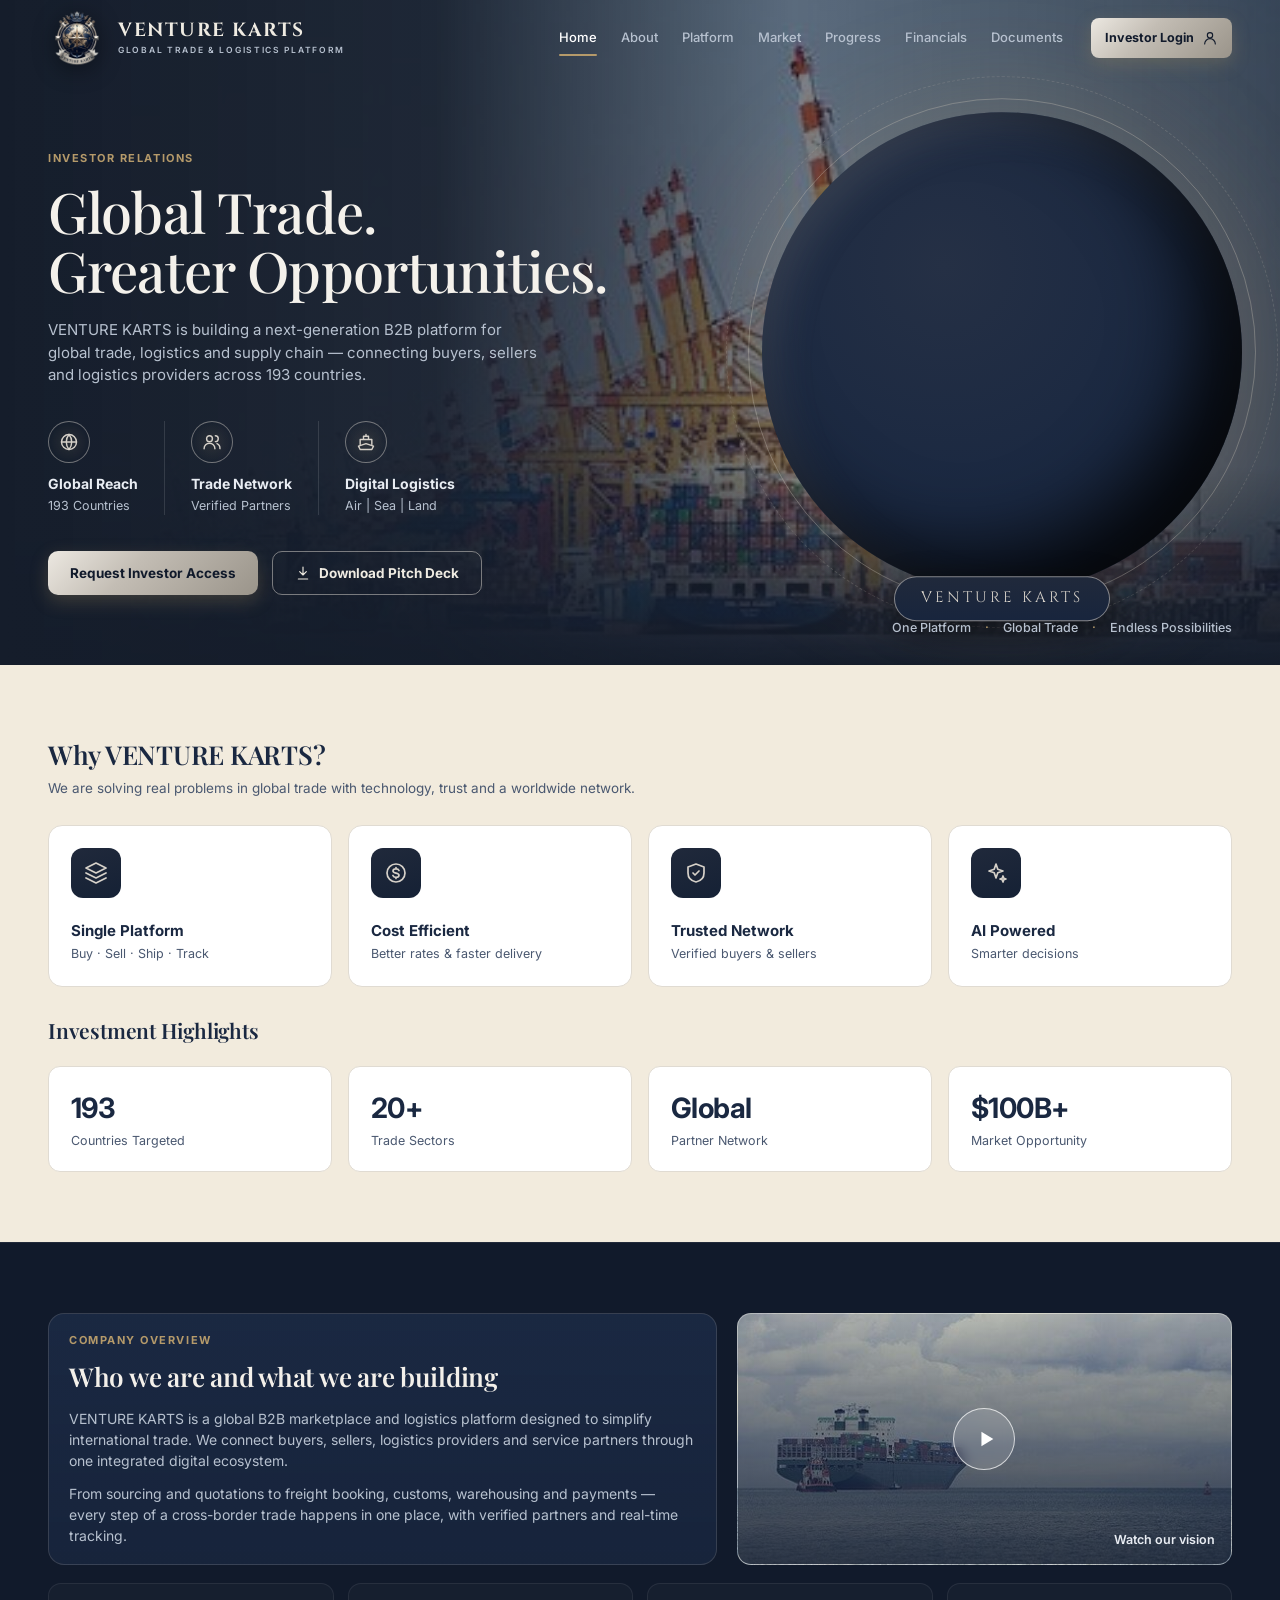
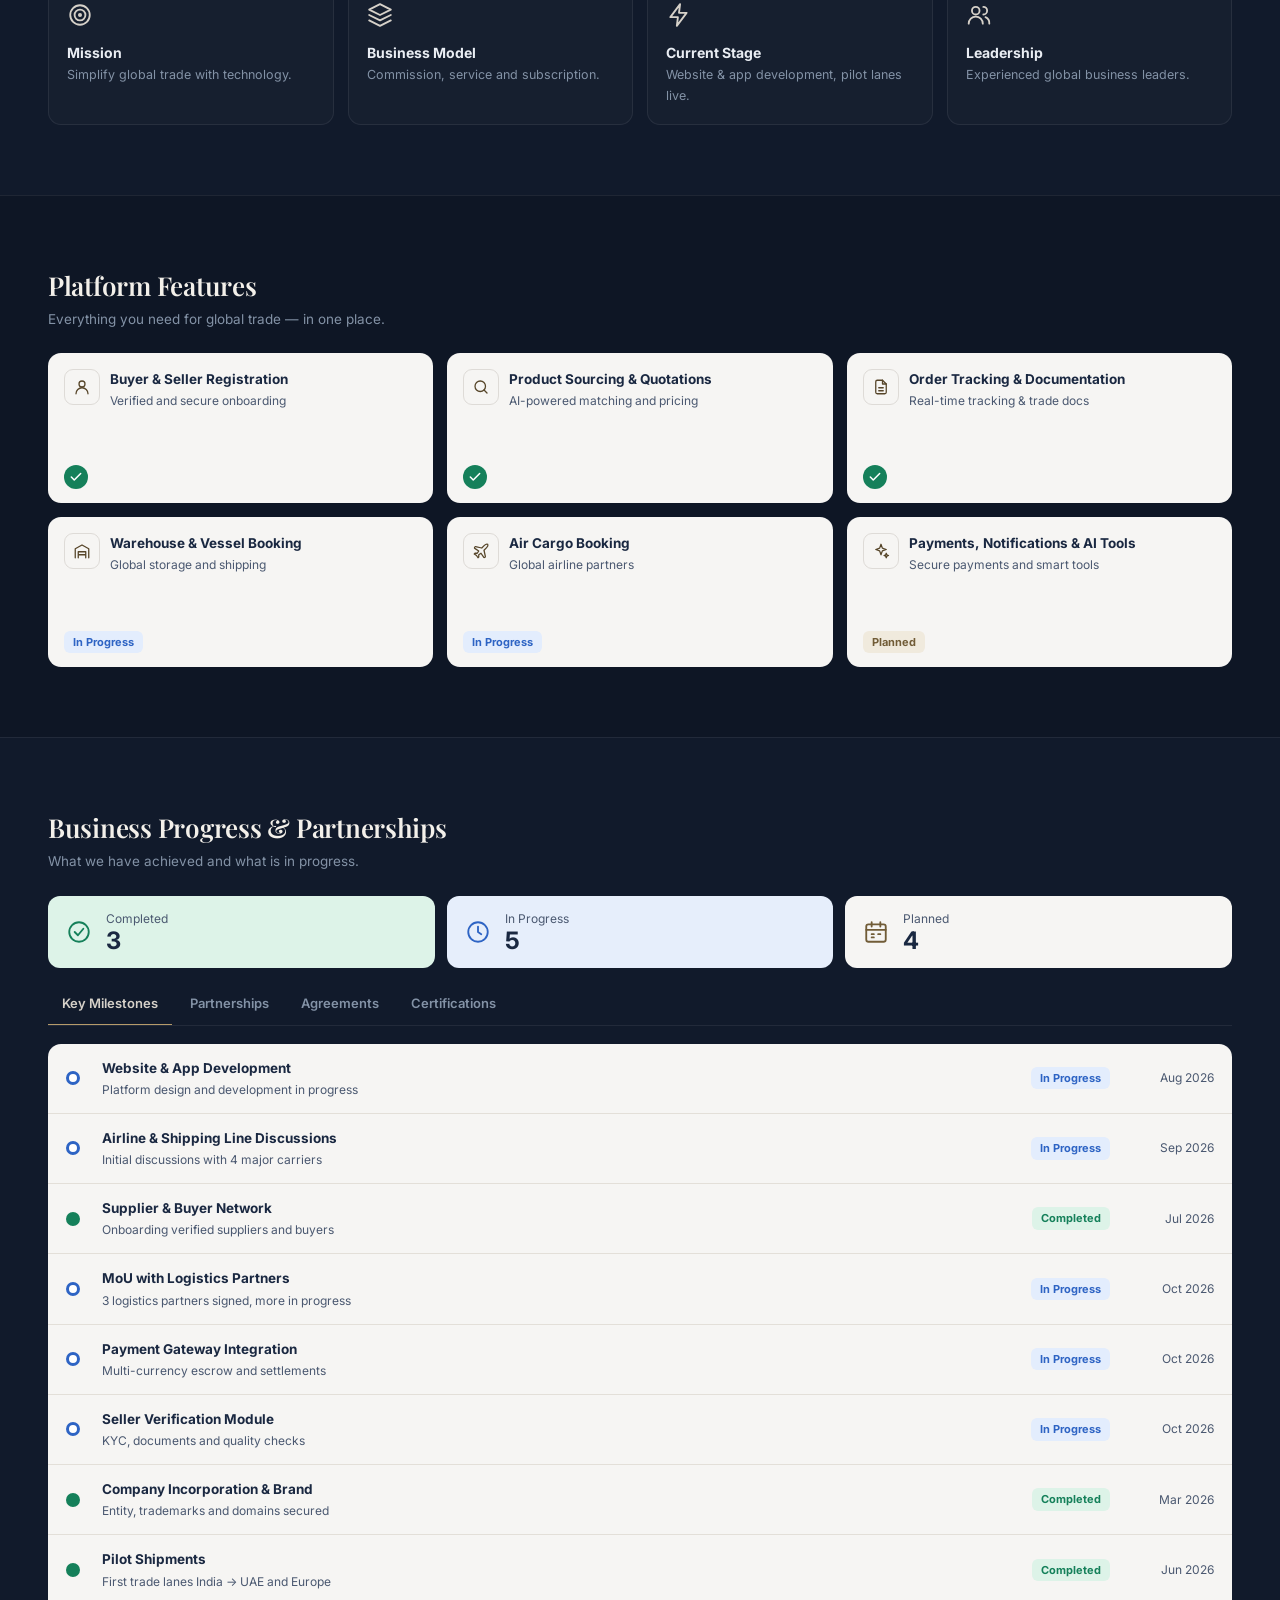
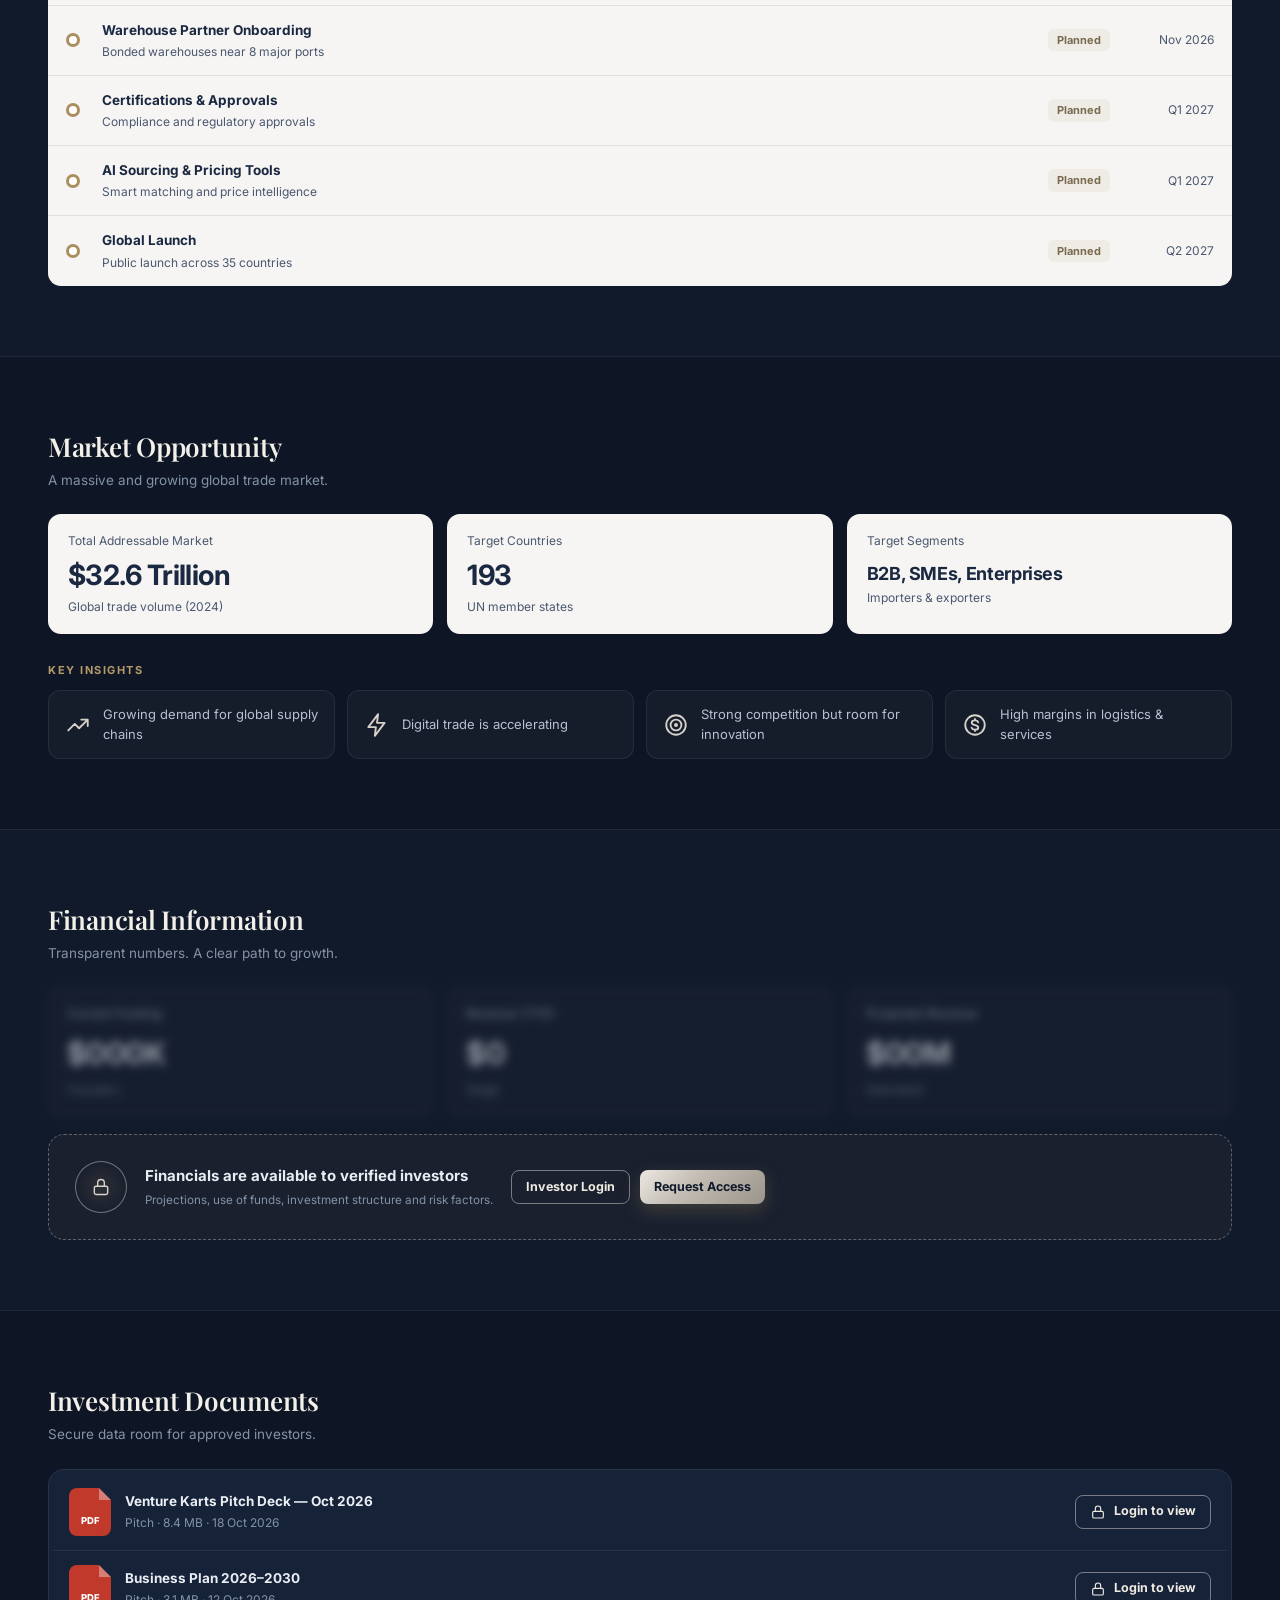
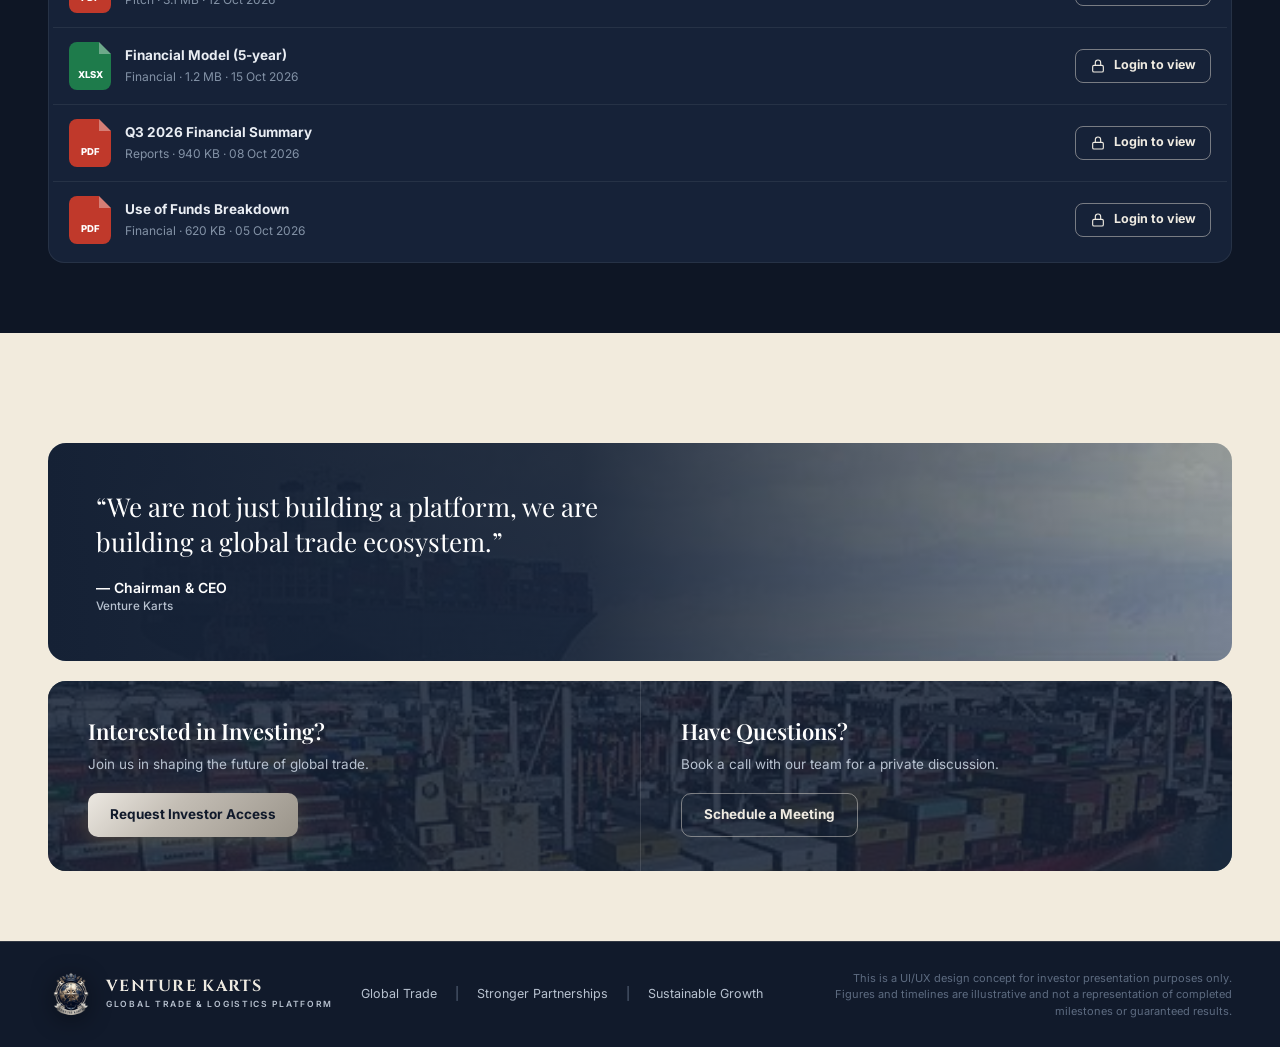
<file: investor/index.html>
<!DOCTYPE html>
<html lang="en">
<head>
<meta charset="UTF-8">
<title>Venture Karts — Investor Relations</title>
<meta name="viewport" content="width=device-width, initial-scale=1.0">
<meta name="description" content="Venture Karts investor portal — company overview, progress, financials and data room.">
<link rel="icon" type="image/png" href="/assets/images/logo/vk-emblem-128.png">
<link rel="apple-touch-icon" href="/assets/images/logo/vk-emblem-256.png">
<link rel="preconnect" href="https://fonts.googleapis.com">
<link rel="preconnect" href="https://fonts.gstatic.com" crossorigin>
<link href="https://fonts.googleapis.com/css2?family=Inter:wght@400;500;600;700;800&family=Playfair+Display:wght@500;600;700&family=Cinzel:wght@600;700&display=swap" rel="stylesheet">
<link rel="stylesheet" href="/investor/investor.css?v=63125c15">
</head>
<body>
<!-- Investor-facing UI for Venture Karts. Mock data only — figures are illustrative. -->
<div id="app"></div>
<div class="iv-toast" id="toast"></div>
<script src="/investor/investor.js?v=696426b2"></script>
</body>
</html>
</file>
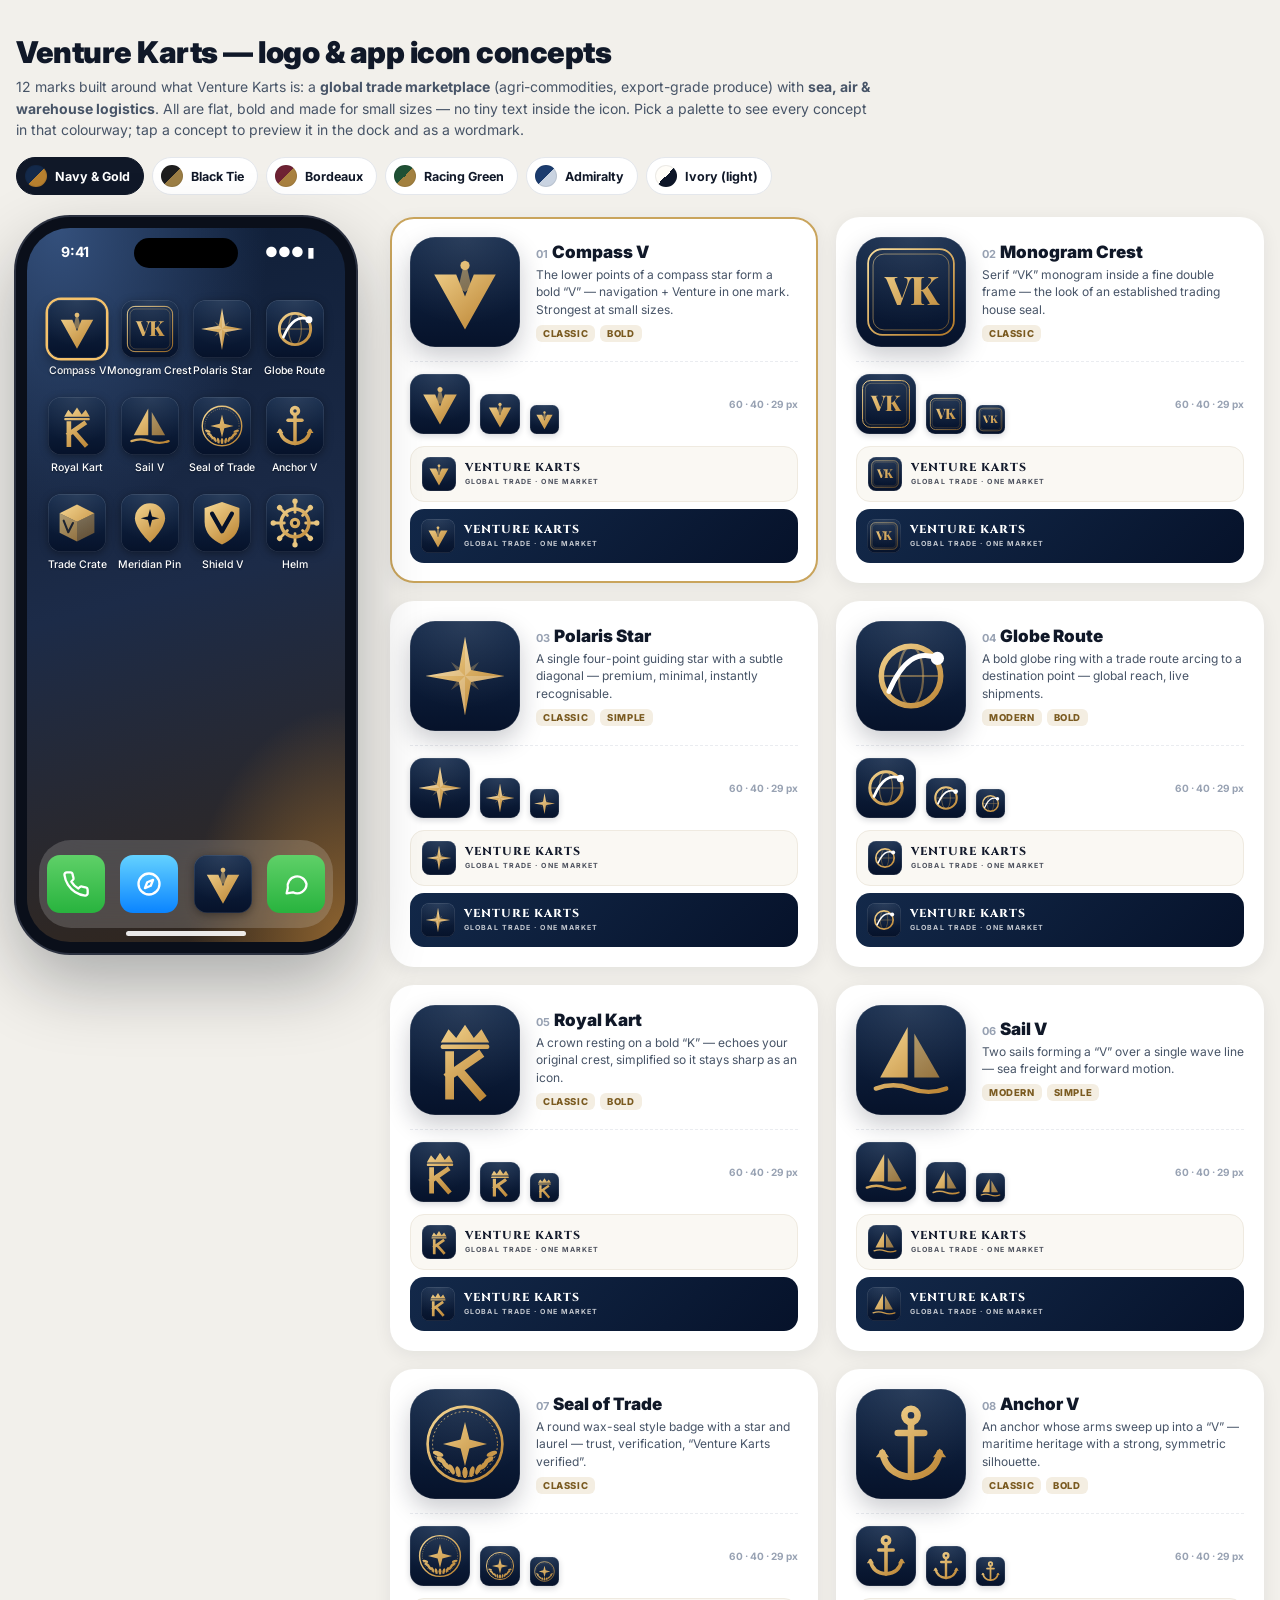
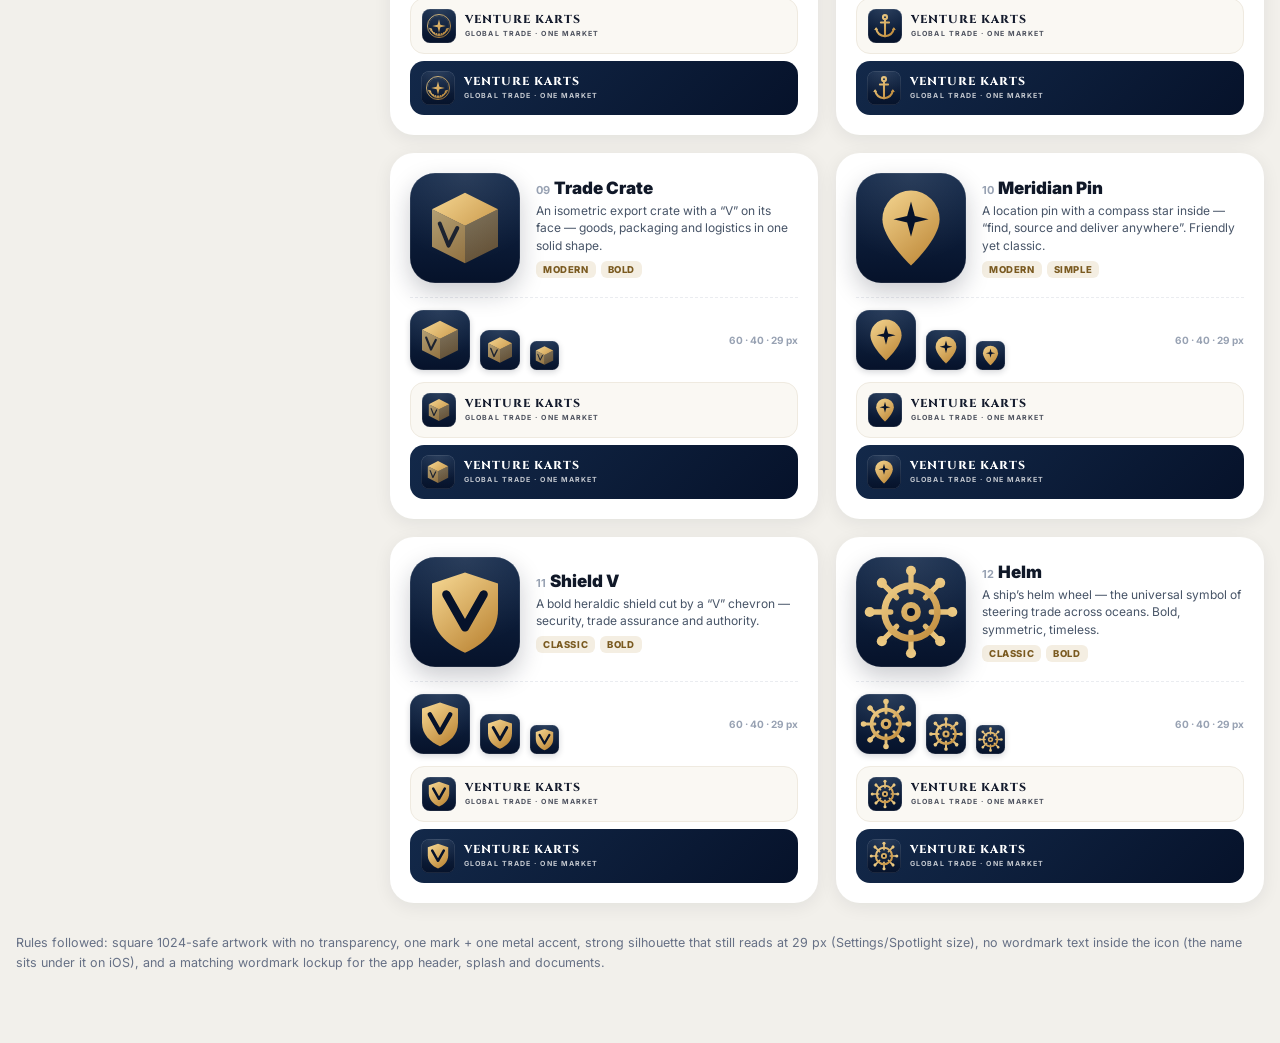
<file: logos.html>
<!doctype html>
<html lang="en"><head><meta charset="utf-8"><meta name="viewport" content="width=device-width,initial-scale=1">
<title>Venture Karts Logos</title>
<link href="https://fonts.googleapis.com/css2?family=Inter:wght@500;600;700;800;900&family=Playfair+Display:wght@600;700;800;900&family=Cinzel:wght@600;700;800&display=swap" rel="stylesheet">
<style>
*{ box-sizing:border-box; margin:0; padding:0; }
body{ font-family:Inter,system-ui,sans-serif; background:#F2F0EB; color:#101828; padding:34px 16px 70px; }
.top{ max-width:1500px; margin:0 auto 22px; }
.top h1{ font-size:30px; font-weight:900; letter-spacing:-.5px; }
.top p{ font-size:14px; color:#475467; margin-top:6px; max-width:860px; line-height:1.55; }
.pal{ display:flex; gap:8px; flex-wrap:wrap; margin-top:16px; }
.pal span{ display:flex; align-items:center; gap:8px; padding:7px 13px 7px 8px; border-radius:22px; background:#fff; border:1px solid #E4E7EC; font-size:12.5px; font-weight:700; cursor:pointer; }
.pal span i{ width:22px; height:22px; border-radius:50%; box-shadow:inset 0 0 0 1px rgba(0,0,0,.08); }
.pal span.on{ background:#101828; color:#fff; border-color:#101828; }
.wrap{ max-width:1500px; margin:0 auto; display:flex; gap:34px; align-items:flex-start; }
/* phone */
.phone{ position:sticky; top:20px; width:340px; height:736px; border-radius:54px; padding:11px; background:#0A0F1A; box-shadow:0 0 0 2px #2B3140, 0 30px 70px rgba(2,9,20,.3); flex:none; }
.scr{ position:relative; width:100%; height:100%; border-radius:43px; overflow:hidden; color:#fff; background:radial-gradient(110% 70% at 10% 0%, #34507C 0%, transparent 60%), radial-gradient(90% 60% at 100% 100%, #8E6430 0%, transparent 55%), linear-gradient(165deg,#0F1E37,#1C2B48 50%,#33261A); }
.isl{ position:absolute; top:10px; left:50%; transform:translateX(-50%); width:104px; height:30px; border-radius:18px; background:#000; z-index:3; }
.sb{ display:flex; justify-content:space-between; padding:15px 30px 0 34px; font-size:14px; font-weight:700; }
.grid{ display:grid; grid-template-columns:repeat(4,1fr); gap:20px 0; margin:40px 14px 0; justify-items:center; }
.app{ display:flex; flex-direction:column; align-items:center; gap:6px; width:72px; cursor:pointer; }
.app span{ font-size:10.5px; font-weight:500; text-shadow:0 1px 2px rgba(0,0,0,.45); white-space:nowrap; }
.ic{ width:58px; height:58px; border-radius:13px; overflow:hidden; box-shadow:0 2px 8px rgba(0,0,0,.35); position:relative; flex:none; }
.ic svg{ width:100%; height:100%; display:block; }
.ic:after{ content:""; position:absolute; inset:0; border-radius:inherit; box-shadow:inset 0 0 0 .5px rgba(255,255,255,.18); pointer-events:none; }
.app.sel .ic{ box-shadow:0 0 0 2.5px #F5C26B, 0 6px 14px rgba(0,0,0,.4); }
.dock{ position:absolute; left:12px; right:12px; bottom:14px; height:88px; border-radius:32px; background:rgba(255,255,255,.17); backdrop-filter:blur(22px); -webkit-backdrop-filter:blur(22px); display:flex; justify-content:space-around; align-items:center; }
.gen{ width:58px; height:58px; border-radius:13px; display:flex; align-items:center; justify-content:center; }
.gen svg{ width:28px; height:28px; stroke:#fff; fill:none; stroke-width:2; stroke-linecap:round; stroke-linejoin:round; }
.home{ position:absolute; bottom:6px; left:50%; transform:translateX(-50%); width:120px; height:5px; border-radius:3px; background:#fff; opacity:.9; }
/* cards */
.cards{ flex:1; display:grid; grid-template-columns:repeat(auto-fill,minmax(340px,1fr)); gap:18px; }
.cd{ background:#fff; border-radius:24px; padding:18px; box-shadow:0 4px 18px rgba(16,24,40,.07); border:2px solid transparent; cursor:pointer; transition:border-color .2s, transform .2s; }
.cd:hover{ transform:translateY(-2px); } .cd.sel{ border-color:#C9A45C; }
.cd-top{ display:flex; gap:16px; align-items:center; }
.cd-top .ic{ width:110px; height:110px; border-radius:25px; box-shadow:0 10px 24px rgba(16,24,40,.22); }
.cd h2{ font-size:17px; font-weight:900; } .cd h2 small{ font-size:11px; color:#98A2B3; font-weight:700; margin-right:4px; }
.cd p{ font-size:12px; color:#475467; line-height:1.45; margin-top:4px; }
.tags{ display:flex; gap:5px; margin-top:7px; flex-wrap:wrap; } .tags b{ font-size:9.5px; font-weight:800; text-transform:uppercase; letter-spacing:.6px; padding:3px 7px; border-radius:6px; background:#F4EEE2; color:#7A5A20; }
.sizes{ display:flex; gap:10px; align-items:flex-end; margin-top:14px; padding-top:12px; border-top:1px dashed #EAECF0; }
.sizes .ic{ box-shadow:0 2px 6px rgba(16,24,40,.18); }
.s60{ width:60px!important; height:60px!important; border-radius:13.5px!important; } .s40{ width:40px!important; height:40px!important; border-radius:9px!important; } .s29{ width:29px!important; height:29px!important; border-radius:6.5px!important; }
.sizes em{ font-style:normal; font-size:10px; color:#98A2B3; font-weight:700; margin-left:auto; align-self:center; }
.lock{ display:flex; flex-direction:column; gap:7px; margin-top:12px; }
.lk{ flex:1; display:flex; align-items:center; gap:9px; padding:10px 11px; border-radius:14px; }
.lk .ic{ width:34px; height:34px; border-radius:8px; box-shadow:none; }
.lk b{ display:block; font-family:Cinzel,"Playfair Display",serif; font-size:11.5px; font-weight:800; letter-spacing:1px; line-height:1; white-space:nowrap; }
.lk small{ display:block; white-space:nowrap; font-size:7px; font-weight:700; letter-spacing:1.1px; text-transform:uppercase; margin-top:3px; opacity:.75; }
.lk.l{ background:#FAF8F3; border:1px solid #EFEAE0; color:#141B2D; } .lk.d{ color:#fff; }
.note{ max-width:1500px; margin:30px auto 0; font-size:12.5px; color:#667085; line-height:1.6; }
@media (max-width:980px){ .wrap{ flex-direction:column; align-items:center; } .phone{ position:relative; top:0; } .cards{ width:100%; } }
</style></head><body>
<div class="top">
  <h1>Venture Karts — logo &amp; app icon concepts</h1>
  <p>12 marks built around what Venture Karts is: a <b>global trade marketplace</b> (agri-commodities, export-grade produce) with <b>sea, air &amp; warehouse logistics</b>. All are flat, bold and made for small sizes — no tiny text inside the icon. Pick a palette to see every concept in that colourway; tap a concept to preview it in the dock and as a wordmark.</p>
  <div class="pal" id="pal"></div>
</div>
<div class="wrap">
  <div class="phone"><div class="scr"><div class="isl"></div><div class="sb"><span>9:41</span><span>●●● ▮</span></div>
    <div class="grid" id="grid"></div>
    <div class="dock"><div class="gen" style="background:linear-gradient(#5FD068,#28B33E)"><svg viewBox="0 0 24 24"><path d="M22 16.9v3a2 2 0 01-2.2 2 19.8 19.8 0 01-8.6-3.1 19.5 19.5 0 01-6-6A19.8 19.8 0 012.1 4.2 2 2 0 014.1 2h3a2 2 0 012 1.7c.1 1 .4 1.9.7 2.8a2 2 0 01-.5 2.1L8 9.9a16 16 0 006 6l1.3-1.3a2 2 0 012.1-.4c.9.3 1.8.6 2.8.7a2 2 0 011.7 2z"/></svg></div><div class="gen" style="background:linear-gradient(#64D2FF,#0A84FF)"><svg viewBox="0 0 24 24"><circle cx="12" cy="12" r="9"/><path d="M15.5 8.5l-2 5-5 2 2-5z"/></svg></div><div id="dock"></div><div class="gen" style="background:linear-gradient(#5FD068,#28B33E)"><svg viewBox="0 0 24 24"><path d="M21 12a8 8 0 01-11.6 7.1L4 20l1-4.6A8 8 0 1121 12z"/></svg></div></div>
    <div class="home"></div></div></div>
  <div class="cards" id="cards"></div>
</div>
<div class="note">Rules followed: square 1024-safe artwork with no transparency, one mark + one metal accent, strong silhouette that still reads at 29&nbsp;px (Settings/Spotlight size), no wordmark text inside the icon (the name sits under it on iOS), and a matching wordmark lockup for the app header, splash and documents.</div>
<script>
var P = {
  navy:  { n:'Navy & Gold',   a:'#13294A', b:'#06122A', m1:'#F6D894', m2:'#B8802F', ink:'#06122A', light:'#FAF8F3' },
  black: { n:'Black Tie',     a:'#1E1E1E', b:'#050505', m1:'#EBD6A4', m2:'#9C7E45', ink:'#0A0A0A', light:'#FAF8F3' },
  bord:  { n:'Bordeaux',      a:'#6E2233', b:'#2E0C15', m1:'#F0D49A', m2:'#A9813F', ink:'#3F121D', light:'#FAF6EF' },
  green: { n:'Racing Green',  a:'#1F5034', b:'#0B2416', m1:'#EAD19A', m2:'#A2803F', ink:'#0F2C1B', light:'#F7F4EC' },
  adm:   { n:'Admiralty',     a:'#1B3C6E', b:'#08152C', m1:'#FFFFFF', m2:'#C9D3E1', ink:'#0E2142', light:'#F7F8FA', red:'#C8322A' },
  ivory: { n:'Ivory (light)', a:'#FFFDF8', b:'#EFE6D2', m1:'#1B2A47', m2:'#0D1628', ink:'#0D1628', light:'#FFFFFF', inv:true }
};
var pk = 'navy', sel = 0, uid = 0;
function defs(u, p){
  return '<defs><linearGradient id="bg' + u + '" x1="0" y1="0" x2="0" y2="1"><stop offset="0" stop-color="' + p.a + '"/><stop offset="1" stop-color="' + p.b + '"/></linearGradient>' +
    '<linearGradient id="mt' + u + '" gradientUnits="userSpaceOnUse" x1="20" y1="15" x2="80" y2="85"><stop offset="0" stop-color="' + p.m1 + '"/><stop offset="1" stop-color="' + p.m2 + '"/></linearGradient>' +
    '<radialGradient id="gl' + u + '" cx="50%" cy="0%" r="80%"><stop offset="0" stop-color="#fff" stop-opacity="' + (p.inv ? 0 : .10) + '"/><stop offset="1" stop-color="#fff" stop-opacity="0"/></radialGradient></defs>' +
    '<rect width="100" height="100" fill="url(#bg' + u + ')"/><rect width="100" height="100" fill="url(#gl' + u + ')"/>';
}
var STAR = 'M50 14 L55.5 44.5 L86 50 L55.5 55.5 L50 86 L44.5 55.5 L14 50 L44.5 44.5Z';
var L = [
  { n:'Compass V', t:['Classic','Bold'], d:'The lower points of a compass star form a bold “V” — navigation + Venture in one mark. Strongest at small sizes.',
    s:function(u,p){ return defs(u,p) + '<path d="M50 20 L56 46 L50 50 L44 46Z" fill="url(#mt' + u + ')" opacity=".55"/><path d="M22 34 L50 84 L78 34 L58 34 L50 54 L42 34Z" fill="url(#mt' + u + ')"/><circle cx="50" cy="26" r="4.2" fill="url(#mt' + u + ')"/>'; } },
  { n:'Monogram Crest', t:['Classic'], d:'Serif “VK” monogram inside a fine double frame — the look of an established trading house seal.',
    s:function(u,p){ return defs(u,p) + '<rect x="11" y="11" width="78" height="78" rx="13" fill="none" stroke="url(#mt' + u + ')" stroke-width="1.6"/><rect x="15.5" y="15.5" width="69" height="69" rx="10" fill="none" stroke="url(#mt' + u + ')" stroke-width=".7" opacity=".7"/><text x="50" y="62" text-anchor="middle" font-family="Playfair Display,Georgia,serif" font-weight="800" font-size="36" letter-spacing="-1.5" fill="url(#mt' + u + ')">VK</text>'; } },
  { n:'Polaris Star', t:['Classic','Simple'], d:'A single four-point guiding star with a subtle diagonal — premium, minimal, instantly recognisable.',
    s:function(u,p){ return defs(u,p) + '<path d="M50 32 L53 47 L68 50 L53 53 L50 68 L47 53 L32 50 L47 47Z" fill="url(#mt' + u + ')" opacity=".35" transform="rotate(45 50 50)"/><path d="' + STAR + '" fill="url(#mt' + u + ')"/><path d="M50 14 L55.5 44.5 L50 50Z M86 50 L55.5 55.5 L50 50Z M50 86 L44.5 55.5 L50 50Z M14 50 L44.5 44.5 L50 50Z" fill="' + (p.inv ? '#fff' : '#fff') + '" opacity="' + (p.inv ? .18 : .22) + '"/>'; } },
  { n:'Globe Route', t:['Modern','Bold'], d:'A bold globe ring with a trade route arcing to a destination point — global reach, live shipments.',
    s:function(u,p){ return defs(u,p) + '<circle cx="50" cy="50" r="27" fill="none" stroke="url(#mt' + u + ')" stroke-width="5"/><path d="M23 50 H77" stroke="url(#mt' + u + ')" stroke-width="2" opacity=".5"/><ellipse cx="50" cy="50" rx="11" ry="27" fill="none" stroke="url(#mt' + u + ')" stroke-width="2" opacity=".5"/><path d="M30 64 Q48 22 74 34" fill="none" stroke="' + (p.red || (p.inv ? p.m2 : '#fff')) + '" stroke-width="4.5" stroke-linecap="round"/><circle cx="74" cy="34" r="6" fill="' + (p.red || (p.inv ? p.m2 : '#fff')) + '"/>'; } },
  { n:'Royal Kart', t:['Classic','Bold'], d:'A crown resting on a bold “K” — echoes your original crest, simplified so it stays sharp as an icon.',
    s:function(u,p){ return defs(u,p) + '<path d="M28 34 L35 22 L42 30 L50 18 L58 30 L65 22 L72 34Z" fill="url(#mt' + u + ')"/><rect x="28" y="36" width="44" height="4" rx="1.5" fill="url(#mt' + u + ')"/><path d="M36 46 V82 M36 64 L62 46 M44 59 L64 82" fill="none" stroke="url(#mt' + u + ')" stroke-width="8" stroke-linecap="square" stroke-linejoin="miter"/>'; } },
  { n:'Sail V', t:['Modern','Simple'], d:'Two sails forming a “V” over a single wave line — sea freight and forward motion.',
    s:function(u,p){ return defs(u,p) + '<path d="M47 20 L47 66 L22 66Z" fill="url(#mt' + u + ')"/><path d="M53 26 L53 66 L76 66Z" fill="url(#mt' + u + ')" opacity=".75"/><path d="M18 76 Q34 70 50 76 T82 76" fill="none" stroke="url(#mt' + u + ')" stroke-width="4" stroke-linecap="round"/>'; } },
  { n:'Seal of Trade', t:['Classic'], d:'A round wax-seal style badge with a star and laurel — trust, verification, “Venture Karts verified”.',
    s:function(u,p){ var lv = ''; for (var i = 0; i < 6; i++){ var a = 200 + i * 14; lv += '<ellipse cx="' + (50 + 26 * Math.cos(a * Math.PI / 180)).toFixed(1) + '" cy="' + (50 + 26 * Math.sin(a * Math.PI / 180) * -1 + 0).toFixed(1) + '" rx="2.2" ry="5" fill="url(#mt' + u + ')" transform="rotate(' + (a + 90) + ' ' + (50 + 26 * Math.cos(a * Math.PI / 180)).toFixed(1) + ' ' + (50 - 26 * Math.sin(a * Math.PI / 180)).toFixed(1) + ')"/>'; } var lv2 = lv.replace(/cx="([\d.]+)"/g, function(m, x){ return 'cx="' + (100 - x).toFixed(1) + '"'; }).replace(/rotate\((-?[\d.]+) ([\d.]+)/g, function(m, r, x){ return 'rotate(' + (-r) + ' ' + (100 - x).toFixed(1); });
      return defs(u,p) + '<circle cx="50" cy="50" r="34" fill="none" stroke="url(#mt' + u + ')" stroke-width="2.4"/><circle cx="50" cy="50" r="29.5" fill="none" stroke="url(#mt' + u + ')" stroke-width=".8" stroke-dasharray="1.6 2.2"/>' + lv + lv2 + '<path d="M50 30 L54 46 L70 50 L54 54 L50 70 L46 54 L30 50 L46 46Z" fill="url(#mt' + u + ')"/>'; } },
  { n:'Anchor V', t:['Classic','Bold'], d:'An anchor whose arms sweep up into a “V” — maritime heritage with a strong, symmetric silhouette.',
    s:function(u,p){ return defs(u,p) + '<g fill="none" stroke="url(#mt' + u + ')" stroke-width="6" stroke-linecap="round" stroke-linejoin="round"><circle cx="50" cy="24" r="6"/><path d="M50 30 V80"/><path d="M38 40 H62"/><path d="M24 58 Q28 78 50 80 Q72 78 76 58"/></g><path d="M18 62 L24 54 L30 62Z M70 62 L76 54 L82 62Z" fill="url(#mt' + u + ')"/>'; } },
  { n:'Trade Crate', t:['Modern','Bold'], d:'An isometric export crate with a “V” on its face — goods, packaging and logistics in one solid shape.',
    s:function(u,p){ return defs(u,p) + '<path d="M50 18 L80 33 L50 48 L20 33Z" fill="url(#mt' + u + ')"/><path d="M20 33 L50 48 L50 82 L20 67Z" fill="url(#mt' + u + ')" opacity=".72"/><path d="M80 33 L50 48 L50 82 L80 67Z" fill="url(#mt' + u + ')" opacity=".5"/><path d="M27 46 L35 66 L43 50" fill="none" stroke="' + (p.inv ? p.a : p.ink) + '" stroke-width="3.6" stroke-linecap="round" stroke-linejoin="round" opacity=".85"/>'; } },
  { n:'Meridian Pin', t:['Modern','Simple'], d:'A location pin with a compass star inside — “find, source and deliver anywhere”. Friendly yet classic.',
    s:function(u,p){ return defs(u,p) + '<path d="M50 84 C50 84 24 60 24 42 A26 26 0 0 1 76 42 C76 60 50 84 50 84Z" fill="url(#mt' + u + ')"/><path d="M50 26 L53.5 39 L66 42 L53.5 45 L50 58 L46.5 45 L34 42 L46.5 39Z" fill="' + (p.inv ? p.a : p.ink) + '"/>'; } },
  { n:'Shield V', t:['Classic','Bold'], d:'A bold heraldic shield cut by a “V” chevron — security, trade assurance and authority.',
    s:function(u,p){ return defs(u,p) + '<path d="M50 14 L80 24 V48 C80 68 66 80 50 87 C34 80 20 68 20 48 V24Z" fill="url(#mt' + u + ')"/><path d="M33 34 L50 64 L67 34" fill="none" stroke="' + (p.inv ? p.a : p.ink) + '" stroke-width="7.5" stroke-linecap="round" stroke-linejoin="round"/>'; } },
  { n:'Helm', t:['Classic','Bold'], d:'A ship’s helm wheel — the universal symbol of steering trade across oceans. Bold, symmetric, timeless.',
    s:function(u,p){ var sp = ''; for (var k = 0; k < 8; k++){ sp += '<g transform="rotate(' + (k * 45) + ' 50 50)"><rect x="47.6" y="12" width="4.8" height="22" rx="2.4" fill="url(#mt' + u + ')"/><circle cx="50" cy="12.5" r="4.6" fill="url(#mt' + u + ')"/></g>'; }
      return defs(u,p) + sp + '<circle cx="50" cy="50" r="24" fill="none" stroke="url(#mt' + u + ')" stroke-width="6"/><circle cx="50" cy="50" r="9" fill="url(#mt' + u + ')"/><circle cx="50" cy="50" r="3.6" fill="' + (p.inv ? p.a : p.ink) + '"/>'; } }
];
function ic(i, cls){ uid++; return '<div class="ic ' + (cls || '') + '"><svg viewBox="0 0 100 100">' + L[i].s('_' + uid, P[pk]) + '</svg></div>'; }
function draw(){
  var p = P[pk];
  document.getElementById('pal').innerHTML = Object.keys(P).map(function(k){ var q = P[k]; return '<span class="' + (k === pk ? 'on' : '') + '" data-p="' + k + '"><i style="background:linear-gradient(135deg,' + q.a + ' 50%,' + q.m2 + ' 50%)"></i>' + q.n + '</span>'; }).join('');
  document.getElementById('grid').innerHTML = L.map(function(x, i){ return '<div class="app' + (i === sel ? ' sel' : '') + '" data-i="' + i + '">' + ic(i) + '<span>' + x.n + '</span></div>'; }).join('');
  document.getElementById('dock').innerHTML = ic(sel);
  document.getElementById('cards').innerHTML = L.map(function(x, i){
    return '<div class="cd' + (i === sel ? ' sel' : '') + '" data-i="' + i + '"><div class="cd-top">' + ic(i) + '<div><h2><small>' + String(i + 1).padStart(2, '0') + '</small>' + x.n + '</h2><p>' + x.d + '</p><div class="tags">' + x.t.map(function(t){ return '<b>' + t + '</b>'; }).join('') + '</div></div></div>' +
      '<div class="sizes">' + ic(i, 's60') + ic(i, 's40') + ic(i, 's29') + '<em>60 · 40 · 29 px</em></div>' +
      '<div class="lock"><div class="lk l">' + ic(i) + '<div><b>VENTURE KARTS</b><small>Global trade · One market</small></div></div><div class="lk d" style="background:linear-gradient(135deg,' + p.a + ',' + p.b + ');' + (p.inv ? 'color:' + p.ink : '') + '">' + ic(i) + '<div><b>VENTURE KARTS</b><small>Global trade · One market</small></div></div></div></div>';
  }).join('');
}
document.addEventListener('click', function(e){
  var t = e.target.closest('[data-p]'); if (t){ pk = t.dataset.p; draw(); return; }
  t = e.target.closest('[data-i]'); if (t){ sel = +t.dataset.i; draw(); }
});
draw();
</script>
</body></html>
</file>
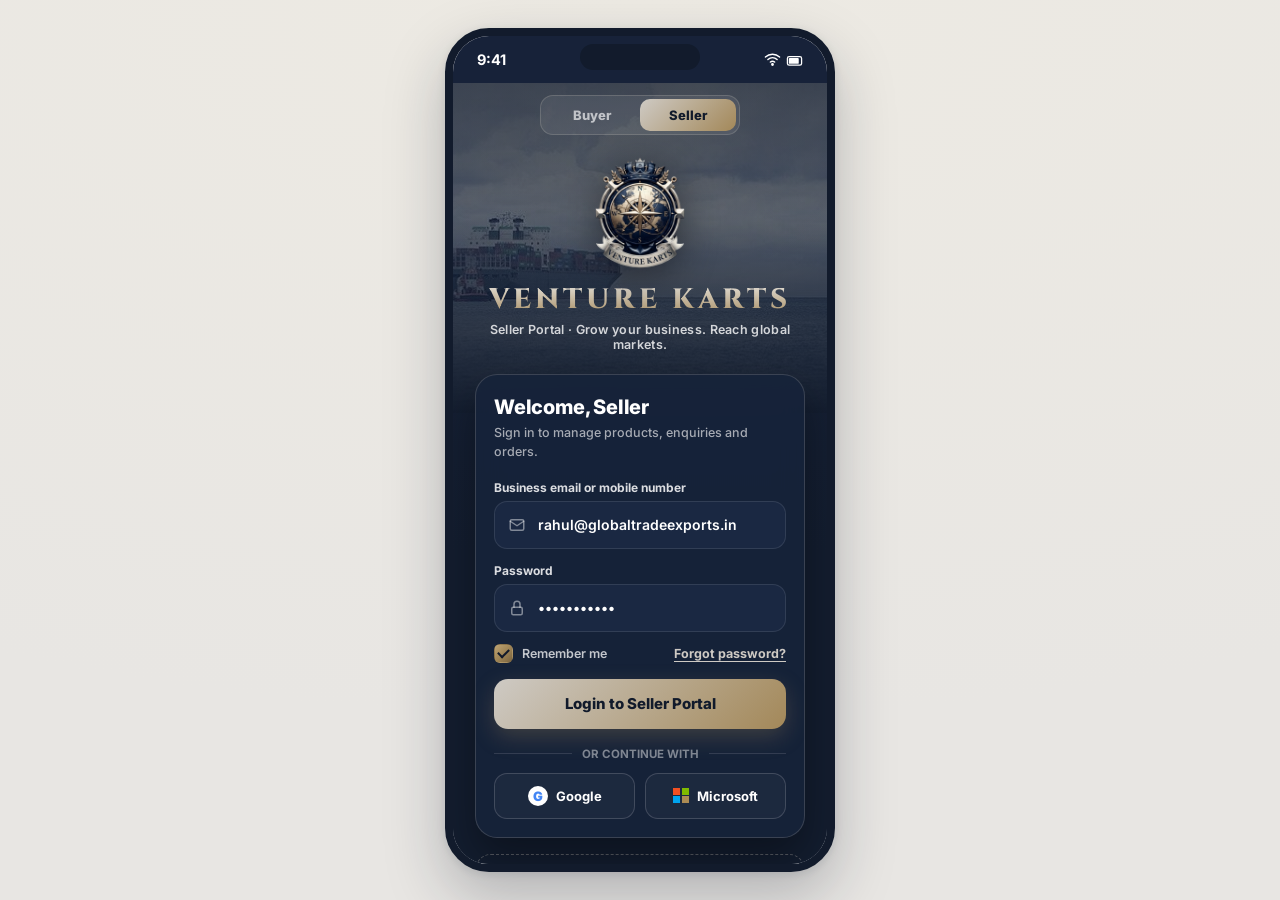
<file: seller.html>
<!DOCTYPE html>
<html lang="en">
<head>
<meta charset="UTF-8">
<title>Venture Karts — Seller App</title>
<meta name="viewport" content="width=device-width, initial-scale=1.0">
<link rel="icon" type="image/png" href="assets/images/logo/vk-emblem-128.png">
<link rel="apple-touch-icon" href="assets/images/logo/vk-emblem-256.png">
<link rel="preconnect" href="https://fonts.googleapis.com">
<link rel="preconnect" href="https://fonts.gstatic.com" crossorigin>
<link href="https://fonts.googleapis.com/css2?family=Inter:wght@400;500;600;700;800;900&family=Playfair+Display:wght@600;700&family=Cinzel:wght@700;800&family=IBM+Plex+Mono:wght@600&display=swap" rel="stylesheet">
<link rel="stylesheet" href="assets/css/style.css?v=10f303d7">
<link rel="stylesheet" href="assets/css/seller.css?v=2fe05b22">
</head>
<body>
<!-- Seller-side design of Venture Karts. Photos: Wikimedia Commons (credits in index.html). -->
<div class="device">
  <div class="notch"></div>
  <div class="statusbar">
    <span>9:41</span>
    <div class="icons">
      <svg viewBox="0 0 24 24" fill="none" stroke="currentColor" stroke-width="2" stroke-linecap="round" stroke-linejoin="round"><path d="M2 8.5a15 15 0 0120 0M5.5 12a10 10 0 0113 0M9 15.5a5 5 0 016 0"/><circle cx="12" cy="19" r="1"/></svg>
      <svg viewBox="0 0 24 24" fill="currentColor"><rect x="2" y="8" width="20" height="12" rx="2.5" fill="none" stroke="currentColor" stroke-width="1.8"/><rect x="4" y="10" width="14" height="8" rx="1.2"/></svg>
    </div>
  </div>
  <div class="app-body" id="appBody"></div>
</div>
<script src="assets/js/seller.js?v=988b1029"></script>
</body>
</html>
</file>
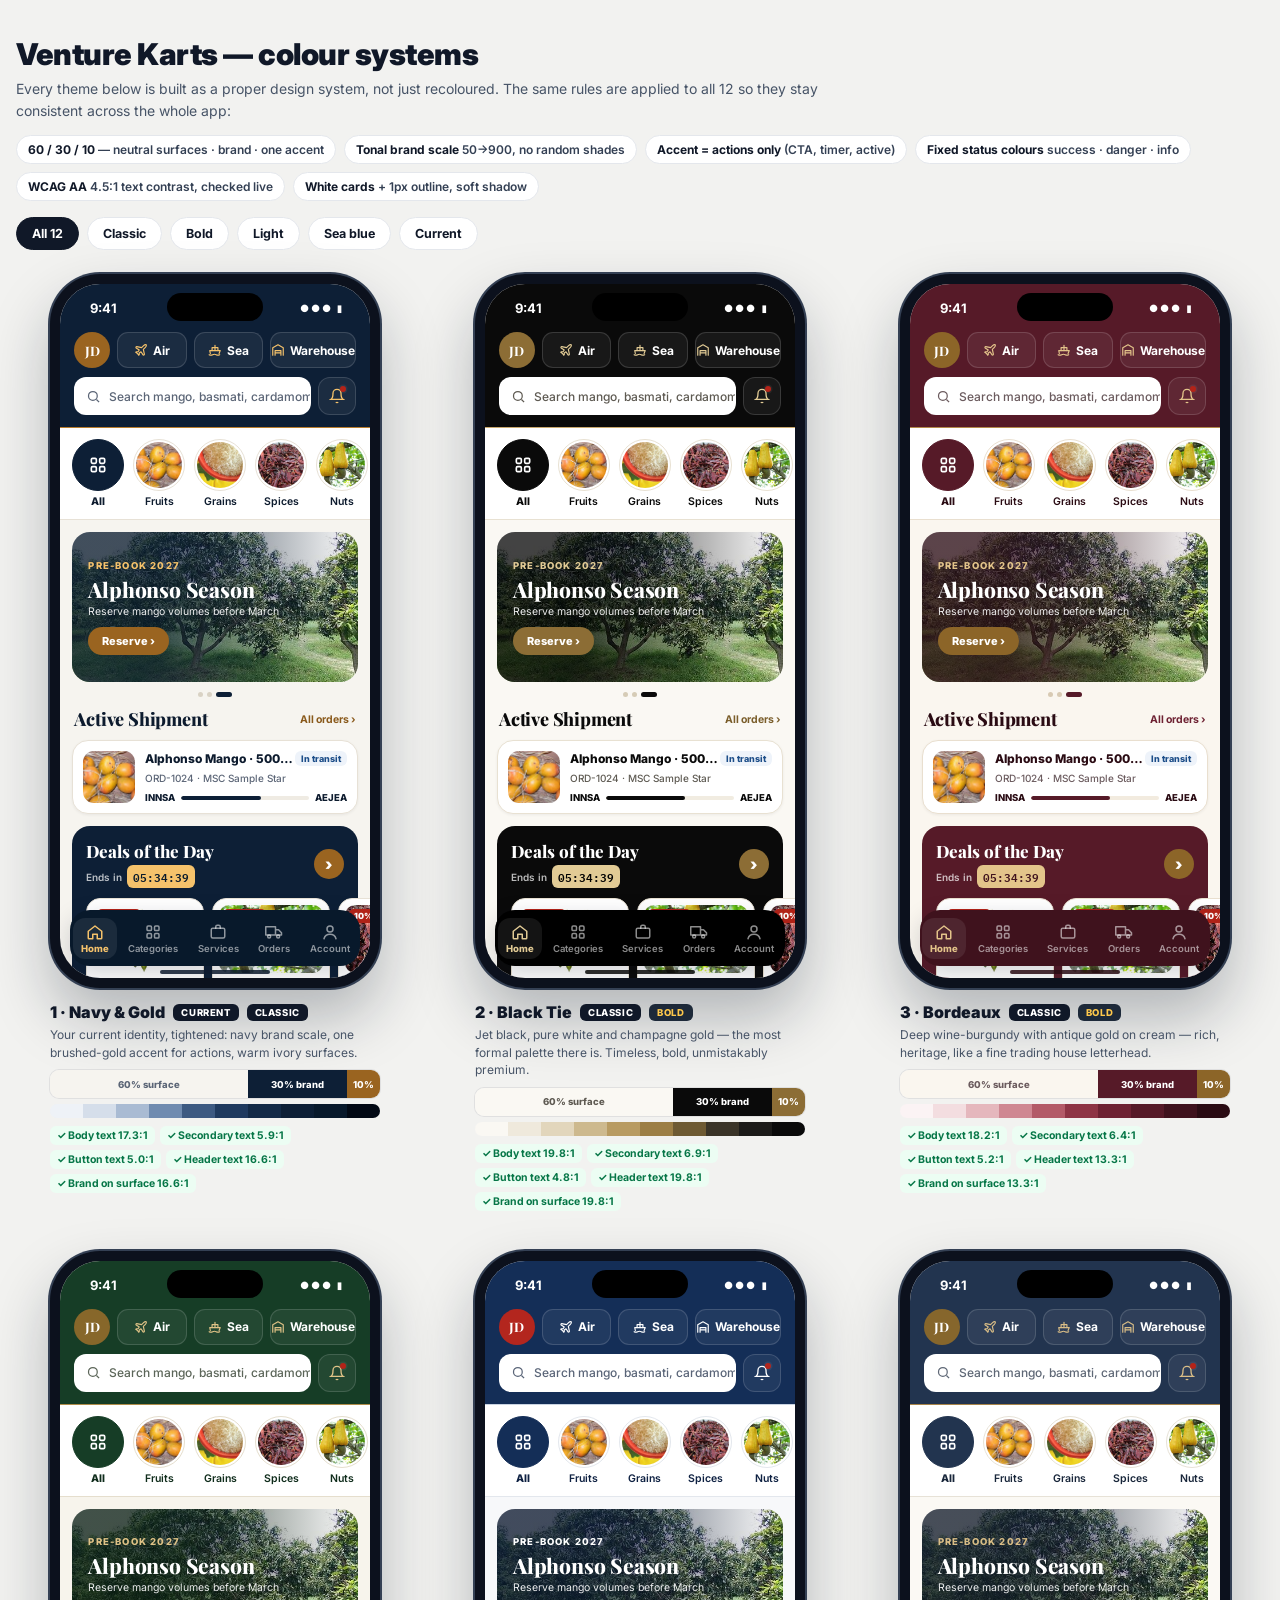
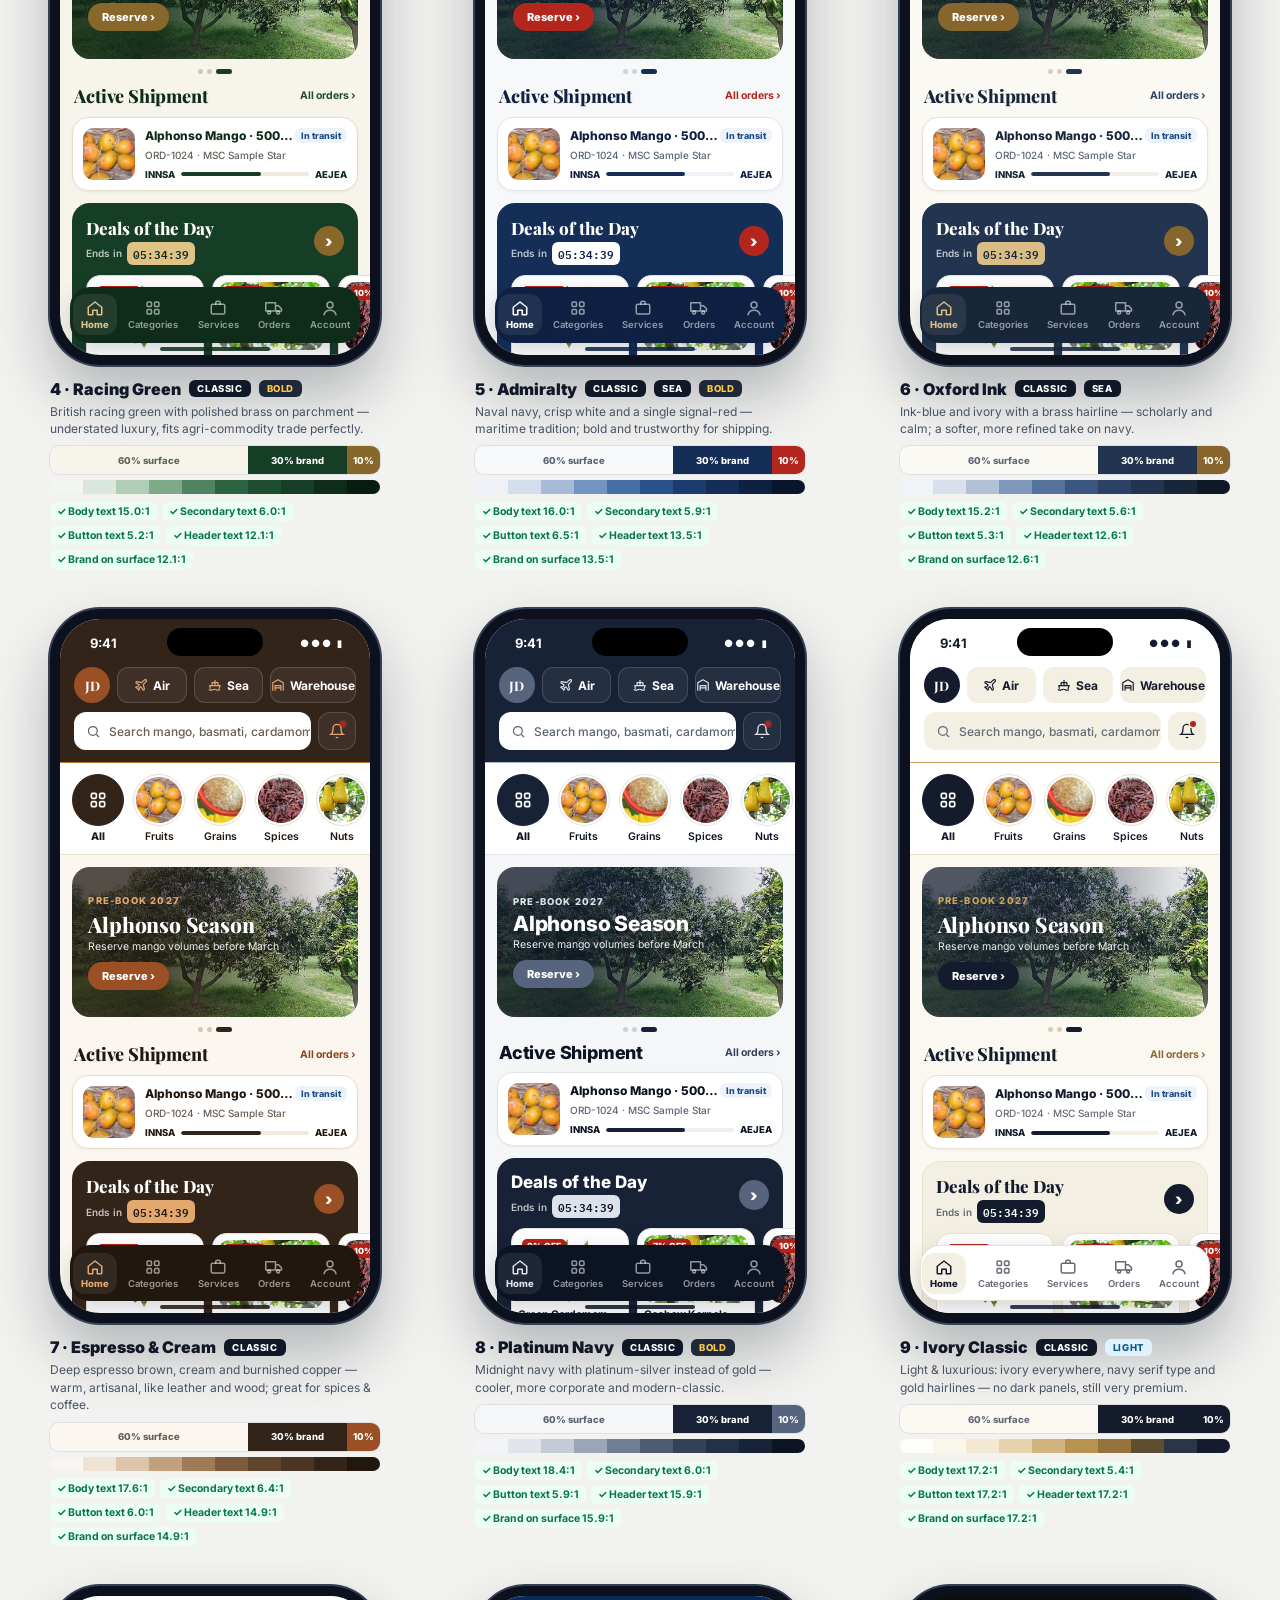
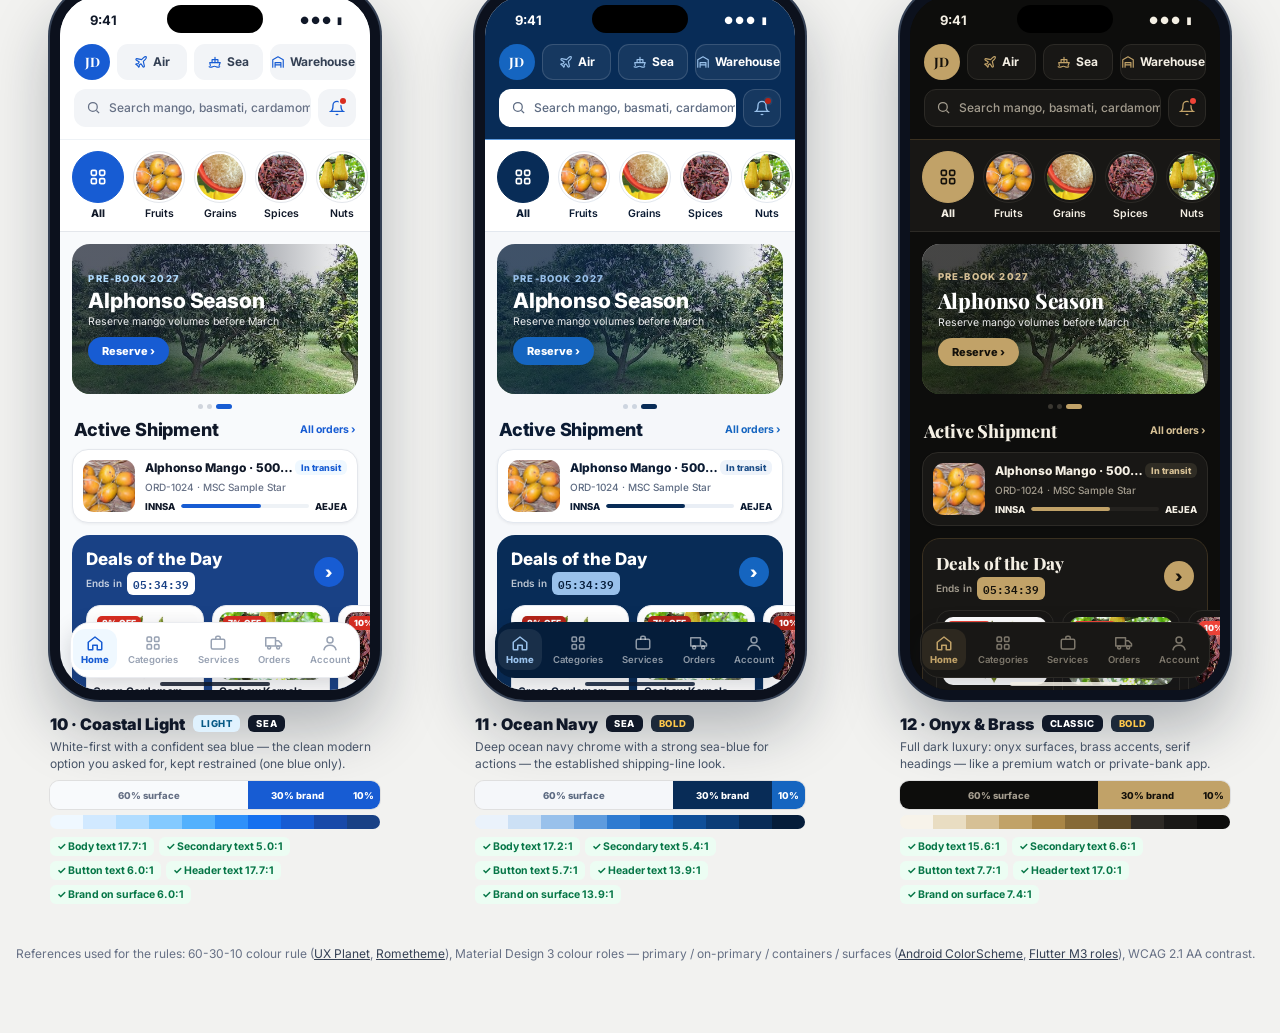
<file: themes.html>
<!doctype html>
<html lang="en"><head><meta charset="utf-8"><meta name="viewport" content="width=device-width,initial-scale=1">
<title>Venture Karts Color Systems</title>
<link href="https://fonts.googleapis.com/css2?family=Inter:wght@500;600;700;800;900&family=Playfair+Display:wght@700&family=IBM+Plex+Mono:wght@600&display=swap" rel="stylesheet">
<style>
*{ box-sizing:border-box; margin:0; padding:0; }
body{ font-family:Inter,system-ui,sans-serif; background:#F2F2F0; color:#101828; padding:36px 16px 70px; }
.pg{ max-width:1520px; margin:0 auto 24px; }
.pg h1{ font-size:30px; font-weight:900; letter-spacing:-.5px; }
.pg > p{ font-size:14px; color:#475467; margin-top:6px; max-width:820px; line-height:1.55; }
.rules{ display:flex; flex-wrap:wrap; gap:8px; margin-top:14px; }
.rules span{ font-size:12px; font-weight:600; color:#344054; background:#fff; border:1px solid #E4E7EC; padding:6px 11px; border-radius:20px; }
.rules b{ color:#101828; }
.tabs{ display:flex; gap:8px; margin-top:16px; flex-wrap:wrap; }
.tabs span{ padding:8px 15px; border-radius:20px; background:#fff; border:1px solid #E4E7EC; font-size:12.5px; font-weight:700; cursor:pointer; }
.tabs span.on{ background:#101828; color:#fff; border-color:#101828; }
.wall{ max-width:1520px; margin:0 auto; display:grid; grid-template-columns:repeat(auto-fill,minmax(350px,1fr)); gap:40px 26px; }
.th{ display:flex; flex-direction:column; align-items:center; }
.meta{ width:330px; margin-top:14px; }
.meta h2{ font-size:16px; font-weight:900; display:flex; align-items:center; gap:8px; flex-wrap:wrap; }
.meta h2 em{ font-style:normal; font-size:9.5px; font-weight:800; text-transform:uppercase; letter-spacing:.6px; padding:3px 8px; border-radius:6px; background:#101828; color:#fff; }
.meta h2 em.l{ background:#E0F2FE; color:#075985; } .meta h2 em.d{ background:#1D2939; color:#FEC84B; }
.meta p{ font-size:12px; color:#475467; margin-top:4px; line-height:1.45; }
.ratio{ display:flex; height:28px; border-radius:9px; overflow:hidden; margin-top:9px; box-shadow:0 0 0 1px rgba(16,24,40,.08); }
.ratio span{ display:flex; align-items:center; justify-content:center; font-size:9.5px; font-weight:800; }
.scale{ display:flex; margin-top:6px; border-radius:7px; overflow:hidden; height:14px; } .scale i{ flex:1; }
.chk{ display:flex; flex-wrap:wrap; gap:5px; margin-top:8px; }
.chk span{ font-size:10.5px; font-weight:700; padding:3px 7px; border-radius:6px; background:#ECFDF3; color:#067647; }
.chk span.w{ background:#FEF3F2; color:#B42318; }
/* phone */
.ph{ width:330px; height:714px; border-radius:50px; padding:10px; background:#0C111D; box-shadow:0 0 0 2px #344054, 0 30px 60px rgba(16,24,40,.28); }
.sc{ position:relative; width:100%; height:100%; border-radius:40px; overflow:hidden; background:var(--bg); display:flex; flex-direction:column; }
.isl{ position:absolute; top:9px; left:50%; transform:translateX(-50%); width:96px; height:28px; border-radius:16px; background:#000; z-index:9; }
.sb{ height:42px; display:flex; justify-content:space-between; align-items:center; padding:6px 26px 0 30px; font-size:13px; font-weight:700; color:var(--hdrFg); background:var(--hdrBg); flex:none; }
.sb i{ font-style:normal; font-size:10px; letter-spacing:2px; }
.hd{ background:var(--hdrBg); padding:6px 14px 12px; flex:none; border-bottom:1.5px solid var(--hdrLine); }
.row{ display:flex; gap:7px; align-items:center; }
.av{ width:36px; height:36px; border-radius:50%; background:var(--accent); color:var(--onAccent); font-family:'Playfair Display',serif; font-weight:700; font-size:13px; display:flex; align-items:center; justify-content:center; flex:none; }
.svc{ flex:1; height:36px; border-radius:11px; display:flex; align-items:center; justify-content:center; gap:5px; font-size:12px; font-weight:700; color:var(--chipFg); background:var(--chipBg); border:1px solid var(--chipLine); }
.svc svg{ width:14px; height:14px; stroke:var(--chipIc); fill:none; stroke-width:2; stroke-linecap:round; stroke-linejoin:round; }
.srch{ margin-top:9px; display:flex; gap:7px; }
.srch div{ flex:1; min-width:0; white-space:nowrap; overflow:hidden; height:38px; border-radius:12px; background:var(--fieldBg); border:1px solid var(--fieldLine); display:flex; align-items:center; gap:8px; padding:0 11px; font-size:12px; color:var(--text2); font-weight:500; }
.srch svg{ width:15px; height:15px; stroke:var(--text2); fill:none; stroke-width:2; flex:none; }
.bell{ width:38px; height:38px; border-radius:12px; background:var(--chipBg); border:1px solid var(--chipLine); display:flex; align-items:center; justify-content:center; position:relative; flex:none; }
.bell svg{ width:16px; height:16px; stroke:var(--chipIc); fill:none; stroke-width:2; }
.bell:after{ content:""; position:absolute; top:8px; right:9px; width:6px; height:6px; border-radius:50%; background:var(--danger); box-shadow:0 0 0 1.5px var(--chipBg); }
.body{ flex:1; overflow:hidden; position:relative; }
.cats{ display:flex; gap:9px; padding:11px 12px; background:var(--surface); border-bottom:1px solid var(--outline); }
.cat{ display:flex; flex-direction:column; align-items:center; gap:4px; font-size:10.5px; font-weight:600; color:var(--text); }
.cat span{ width:52px; height:52px; border-radius:50%; overflow:hidden; border:1.5px solid var(--outline); padding:2px; background:var(--surface); }
.cat span img{ width:100%; height:100%; object-fit:cover; border-radius:50%; display:block; }
.cat .all{ background:var(--primary); border-color:var(--primary); display:flex; align-items:center; justify-content:center; padding:0; }
.cat .all svg{ width:20px; height:20px; stroke:var(--onPrimary); fill:none; stroke-width:2; }
.cat.on{ font-weight:800; }
.hero{ margin:12px; height:150px; border-radius:18px; overflow:hidden; position:relative; }
.hero img{ width:100%; height:100%; object-fit:cover; }
.hero:after{ content:""; position:absolute; inset:0; background:linear-gradient(90deg, var(--scrim) 0%, var(--scrim) 30%, transparent 100%); opacity:.9; }
.hero div{ position:absolute; left:16px; top:0; bottom:0; z-index:1; display:flex; flex-direction:column; justify-content:center; color:#fff; }
.hero small{ font-size:9.5px; font-weight:800; letter-spacing:1.2px; color:var(--eyebrow); }
.hero b{ font-family:var(--display); font-size:21px; font-weight:800; margin:4px 0 2px; letter-spacing:-.2px; }
.hero span{ font-size:10.5px; opacity:.92; }
.hero em{ margin-top:9px; align-self:flex-start; font-style:normal; font-size:11px; font-weight:800; padding:7px 14px; border-radius:20px; background:var(--accent); color:var(--onAccent); }
.dots{ display:flex; justify-content:center; gap:4px; margin:-2px 0 10px; } .dots i{ width:5px; height:5px; border-radius:3px; background:var(--outline2); } .dots i:last-child{ width:16px; background:var(--primary); }
.sh{ display:flex; justify-content:space-between; align-items:center; padding:0 14px; }
.sh b{ font-family:var(--display); font-size:18px; font-weight:800; color:var(--text); letter-spacing:-.2px; }
.sh span{ font-size:10.5px; font-weight:700; color:var(--link); }
.ship{ margin:9px 12px 12px; padding:10px; border-radius:16px; background:var(--surface); display:flex; gap:10px; border:1px solid var(--outline); box-shadow:0 1px 3px rgba(16,24,40,.06); }
.ship img{ width:52px; height:52px; border-radius:11px; object-fit:cover; }
.ship div{ flex:1; min-width:0; }
.ship b{ font-size:12px; font-weight:800; color:var(--text); display:block; white-space:nowrap; overflow:hidden; text-overflow:ellipsis; }
.ship small{ font-size:10px; color:var(--text2); font-weight:500; }
.st{ float:right; font-size:9px; font-weight:800; padding:2px 6px; border-radius:6px; background:var(--infoBg); color:var(--info); }
.trk{ display:flex; align-items:center; gap:6px; margin-top:6px; font-size:9.5px; font-weight:800; color:var(--text); }
.trk i{ flex:1; height:4px; border-radius:2px; background:var(--surface2); position:relative; overflow:hidden; }
.trk i:after{ content:""; position:absolute; left:0; top:0; bottom:0; width:62%; background:var(--primary); border-radius:2px; }
.deal{ margin:0 12px; padding:13px 0 13px 13px; border-radius:18px; background:var(--dealBg); border:1px solid var(--dealLine); }
.deal .dh{ display:flex; justify-content:space-between; align-items:center; padding-right:13px; }
.deal .dh b{ font-family:var(--display); font-size:17px; color:var(--dealFg); font-weight:800; }
.deal .dh small{ display:flex; align-items:center; gap:5px; font-size:10px; font-weight:600; color:var(--dealFg2); margin-top:3px; }
.deal .dh small em{ font-style:normal; font-family:'IBM Plex Mono',monospace; font-size:10.5px; padding:2px 6px; border-radius:6px; background:var(--timerBg); color:var(--timerFg); }
.deal .go{ width:30px; height:30px; border-radius:50%; background:var(--accent); color:var(--onAccent); display:flex; align-items:center; justify-content:center; font-weight:900; }
.dl{ display:flex; gap:8px; margin-top:10px; }
.dc{ width:118px; flex:none; background:var(--surface); border-radius:14px; padding:6px; border:1px solid var(--outline); }
.dc .di{ position:relative; height:68px; border-radius:10px; overflow:hidden; }
.dc .di img{ width:100%; height:100%; object-fit:cover; }
.dc .di span{ position:absolute; left:4px; top:4px; font-size:8.5px; font-weight:900; color:#fff; background:var(--danger); padding:2px 5px; border-radius:5px; }
.dc b{ display:block; font-size:10.5px; font-weight:700; color:var(--text); margin-top:5px; white-space:nowrap; overflow:hidden; text-overflow:ellipsis; }
.dc em{ font-style:normal; font-family:'IBM Plex Mono',monospace; font-size:11px; font-weight:600; color:var(--text); }
.dc em s{ color:var(--text2); font-size:9px; margin-left:3px; }
.dc i{ display:block; margin-top:4px; font-style:normal; font-size:8px; font-weight:700; color:var(--success); background:var(--successBg); padding:3px 5px; border-radius:6px; }
.nav{ position:absolute; left:10px; right:10px; bottom:12px; height:56px; border-radius:20px; background:var(--navBg); display:flex; justify-content:space-around; align-items:center; box-shadow:0 8px 24px rgba(16,24,40,.18); border:1px solid var(--navLine); z-index:5; }
.nav span{ display:flex; flex-direction:column; align-items:center; gap:2px; font-size:9.5px; font-weight:600; color:var(--navFg); padding:5px 8px; border-radius:12px; }
.nav svg{ width:18px; height:18px; stroke:currentColor; fill:none; stroke-width:2; stroke-linecap:round; stroke-linejoin:round; }
.nav span.on{ color:var(--navOn); background:var(--navOnBg); font-weight:800; }
.home{ position:absolute; bottom:4px; left:50%; transform:translateX(-50%); width:110px; height:4px; border-radius:2px; background:var(--text); opacity:.85; z-index:6; }
.th.hide{ display:none; }
.src{ max-width:1520px; margin:40px auto 0; font-size:12px; color:#667085; line-height:1.6; }
.src a{ color:#344054; }
</style></head><body>
<div class="pg">
  <h1>Venture Karts — colour systems</h1>
  <p>Every theme below is built as a proper design system, not just recoloured. The same rules are applied to all 12 so they stay consistent across the whole app:</p>
  <div class="rules">
    <span><b>60 / 30 / 10</b> — neutral surfaces · brand · one accent</span>
    <span><b>Tonal brand scale</b> 50→900, no random shades</span>
    <span><b>Accent = actions only</b> (CTA, timer, active)</span>
    <span><b>Fixed status colours</b> success · danger · info</span>
    <span><b>WCAG AA</b> 4.5:1 text contrast, checked live</span>
    <span><b>White cards</b> + 1px outline, soft shadow</span>
  </div>
  <div class="tabs" id="tabs"><span class="on" data-f="all">All 12</span><span data-f="Classic">Classic</span><span data-f="Bold">Bold</span><span data-f="Light">Light</span><span data-f="Sea">Sea blue</span><span data-f="Current">Current</span></div>
</div>
<div class="wall" id="wall"></div>
<div class="src">References used for the rules: 60-30-10 colour rule (<a href="https://uxplanet.org/the-60-30-10-rule-a-foolproof-way-to-choose-colors-for-your-ui-design-d15625e56d25">UX Planet</a>, <a href="https://rometheme.net/blog/uncategorized/the-60-30-10-color-rule-in-ui-design/">Rometheme</a>), Material Design 3 colour roles — primary / on-primary / containers / surfaces (<a href="https://developer.android.com/reference/kotlin/androidx/compose/material3/ColorScheme">Android ColorScheme</a>, <a href="https://docs.flutter.dev/release/breaking-changes/new-color-scheme-roles">Flutter M3 roles</a>), WCAG 2.1 AA contrast.</div>
<script>
var IMG = 'assets/images/';
// semantic roles per theme (Material-3 style). scale = brand tonal ramp 50..900
var SER = "'Playfair Display',serif", SANS = 'Inter,sans-serif';
function mk(o){ // builds the full role set from a few classic inputs
  var dark = o.dark, r = {
    bg:o.bg, surface:o.surface || '#FFFFFF', surface2:o.surface2, outline:o.outline, outline2:o.outline2, text:o.text, text2:o.text2,
    primary:o.brand, onPrimary:'#FFFFFF', accent:o.cta, onAccent:o.onCta || '#FFFFFF', link:o.link || o.cta, eyebrow:o.metalLight, scrim:o.scrim, display:o.display || SER,
    hdrBg:o.hdr || o.brand, hdrFg:'#FFFFFF', hdrLine:o.metal, chipBg:'rgba(255,255,255,.06)', chipLine:'rgba(255,255,255,.14)', chipFg:'#FFFFFF', chipIc:o.metalLight,
    fieldBg:o.surface || '#FFFFFF', fieldLine:'transparent',
    dealBg:o.deal || o.brand, dealLine:'transparent', dealFg:'#FFFFFF', dealFg2:'rgba(255,255,255,.72)', timerBg:o.metalLight, timerFg:o.brandDeep || o.brand,
    navBg:o.nav || o.brandDeep || o.brand, navLine:'transparent', navFg:'rgba(255,255,255,.55)', navOn:o.metalLight, navOnBg:'rgba(255,255,255,.08)',
    success:'#067647', successBg:'#ECFDF3', danger:o.danger || '#B42318', info:o.info || '#1D4E89', infoBg:o.infoBg || '#EEF3FA' };
  if (o.lightHeader){ Object.assign(r, { dealBg:o.surface2, dealLine:o.outline, dealFg:o.text, dealFg2:o.text2, timerBg:o.brand, timerFg:'#FFFFFF', accent:o.cta, hdrBg:o.surface || '#FFFFFF', hdrFg:o.text, hdrLine:o.metal, chipBg:o.surface2, chipLine:'transparent', chipFg:o.text, chipIc:o.brand, fieldBg:o.surface2, navBg:o.surface || '#FFFFFF', navLine:o.outline, navFg:o.text2, navOn:o.brand, navOnBg:o.surface2 }); }
  return r;
}
var T = [
  { n:'Navy & Gold', tags:['Current','Classic'], d:'Your current identity, tightened: navy brand scale, one brushed-gold accent for actions, warm ivory surfaces.',
    scale:['#EEF2F7','#D5DEEA','#A9BBD3','#6F8BB0','#3D5A82','#1F3A5F','#132A47','#0D1F36','#08192B','#020914'],
    r:mk({ bg:'#F6F4EF', surface2:'#EFEBE3', outline:'#E7E1D6', outline2:'#D9D2C4', text:'#0D1B2E', text2:'#5B6576', brand:'#0D1F36', brandDeep:'#08192B', cta:'#9A6420', link:'#8A5A1C', metal:'#B87D2D', metalLight:'#F5C26B', scrim:'rgba(8,25,43,.85)' }) },
  { n:'Black Tie', tags:['Classic','Bold'], d:'Jet black, pure white and champagne gold — the most formal palette there is. Timeless, bold, unmistakably premium.',
    scale:['#FAF8F3','#EFE9DC','#E2D6BC','#CDB98E','#B89B62','#9C7E45','#6E5A33','#3A3428','#1C1B19','#0A0A0A'],
    r:mk({ bg:'#FAF8F3', surface2:'#F1ECE1', outline:'#E8E1D2', outline2:'#D6CCB6', text:'#0A0A0A', text2:'#5E5A52', brand:'#0A0A0A', brandDeep:'#000000', cta:'#8C6D35', link:'#7A5E2B', metal:'#C9A96E', metalLight:'#E2CB95', scrim:'rgba(0,0,0,.82)' }) },
  { n:'Bordeaux', tags:['Classic','Bold'], d:'Deep wine-burgundy with antique gold on cream — rich, heritage, like a fine trading house letterhead.',
    scale:['#FBF3F4','#F3DDE0','#E5B7BD','#CF8792','#B35A68','#8E3445','#6E2233','#561A28','#3F121D','#2A0B13'],
    r:mk({ bg:'#FAF6EF', surface2:'#F2EBDF', outline:'#E9DFCF', outline2:'#D8CAB3', text:'#2A0B13', text2:'#6B5B5E', brand:'#561A28', brandDeep:'#3F121D', cta:'#8C6528', link:'#6E2233', metal:'#B48A4A', metalLight:'#E3C48A', scrim:'rgba(42,11,19,.85)' }) },
  { n:'Racing Green', tags:['Classic','Bold'], d:'British racing green with polished brass on parchment — understated luxury, fits agri-commodity trade perfectly.',
    scale:['#F1F6F2','#D9E7DC','#B0CDB7','#7FAA89','#4E8560','#2C6441','#1D4D30','#163D26','#0F2C1B','#081C11'],
    r:mk({ bg:'#F7F4EC', surface2:'#EFEADD', outline:'#E5DECD', outline2:'#D3C9B2', text:'#0F2C1B', text2:'#5C6659', brand:'#163D26', brandDeep:'#0F2C1B', cta:'#87672A', link:'#1D4D30', metal:'#B08D4A', metalLight:'#DFC286', scrim:'rgba(8,28,17,.85)' }) },
  { n:'Admiralty', tags:['Classic','Sea','Bold'], d:'Naval navy, crisp white and a single signal-red — maritime tradition; bold and trustworthy for shipping.',
    scale:['#EEF2F8','#D3DDEC','#A7BBD9','#7194C0','#4570A6','#28508A','#1B3C6E','#142E57','#0E2142','#08152C'],
    r:mk({ bg:'#F7F8FA', surface2:'#EEF1F5', outline:'#E3E7ED', outline2:'#CDD4DE', text:'#0E2142', text2:'#5A6578', brand:'#142E57', brandDeep:'#0E2142', cta:'#B3261E', link:'#B3261E', metal:'#C9D3E1', metalLight:'#FFFFFF', scrim:'rgba(8,21,44,.85)', danger:'#B3261E' }) },
  { n:'Oxford Ink', tags:['Classic','Sea'], d:'Ink-blue and ivory with a brass hairline — scholarly and calm; a softer, more refined take on navy.',
    scale:['#F0F3F8','#D9E0EC','#B3C1D8','#8098BB','#56739C','#3A5680','#2B4266','#22344F','#18263A','#0F1826'],
    r:mk({ bg:'#FBF9F4', surface2:'#F2EFE7', outline:'#E7E2D7', outline2:'#D5CEBF', text:'#18263A', text2:'#5F6876', brand:'#22344F', brandDeep:'#18263A', cta:'#86662C', link:'#2B4266', metal:'#A88449', metalLight:'#D9BD86', scrim:'rgba(15,24,38,.85)' }) },
  { n:'Espresso & Cream', tags:['Classic'], d:'Deep espresso brown, cream and burnished copper — warm, artisanal, like leather and wood; great for spices & coffee.',
    scale:['#FAF5F0','#EFE3D6','#DCC5AC','#C2A07D','#A07A55','#7D5A3C','#5F432D','#4A3423','#33241A','#21170F'],
    r:mk({ bg:'#FBF7F0', surface2:'#F2EADD', outline:'#E9DECB', outline2:'#D7C7AC', text:'#21170F', text2:'#6A5D51', brand:'#33241A', brandDeep:'#21170F', cta:'#9A4F24', link:'#8A4520', metal:'#B87333', metalLight:'#E2A86E', scrim:'rgba(33,23,15,.85)' }) },
  { n:'Platinum Navy', tags:['Classic','Bold'], d:'Midnight navy with platinum-silver instead of gold — cooler, more corporate and modern-classic.',
    scale:['#F2F4F7','#E1E5EB','#C3CBD6','#9AA6B6','#6F7E93','#4C5B72','#334259','#233148','#172236','#0C1424'],
    r:mk({ bg:'#F5F6F8', surface2:'#ECEEF2', outline:'#E1E4EA', outline2:'#CBD0D9', text:'#0C1424', text2:'#5A6475', brand:'#172236', brandDeep:'#0C1424', cta:'#56657D', link:'#334259', metal:'#AEB7C4', metalLight:'#DDE2EA', scrim:'rgba(12,20,36,.85)', display:SANS }) },
  { n:'Ivory Classic', tags:['Classic','Light'], d:'Light & luxurious: ivory everywhere, navy serif type and gold hairlines — no dark panels, still very premium.',
    scale:['#FFFDF8','#FBF6EA','#F3E9D2','#E6D3AC','#D2B57E','#B8924F','#94733C','#5E4D2F','#2C3448','#141B2D'],
    r:mk({ bg:'#FBF8F1', surface:'#FFFFFF', surface2:'#F4EFE3', outline:'#E9E1CF', outline2:'#D9CDB2', text:'#141B2D', text2:'#646A76', brand:'#141B2D', brandDeep:'#141B2D', cta:'#141B2D', link:'#8C6A2F', metal:'#C9A45C', metalLight:'#C9A45C', scrim:'rgba(20,27,45,.82)', lightHeader:true, deal:'#141B2D' }) },
  { n:'Coastal Light', tags:['Light','Sea'], d:'White-first with a confident sea blue — the clean modern option you asked for, kept restrained (one blue only).',
    scale:['#EFF8FF','#D1E9FF','#B2DDFF','#84CAFF','#53B1FD','#2E90FA','#1570EF','#175CD3','#1849A9','#194185'],
    r:{ bg:'#F8FAFC', surface:'#FFFFFF', surface2:'#EEF2F6', outline:'#E4E7EC', outline2:'#D0D5DD', text:'#101828', text2:'#667085',
      primary:'#175CD3', onPrimary:'#FFFFFF', accent:'#175CD3', onAccent:'#FFFFFF', link:'#175CD3', eyebrow:'#B2DDFF', scrim:'rgba(16,24,40,.78)', display:SANS,
      hdrBg:'#FFFFFF', hdrFg:'#101828', hdrLine:'#EEF2F6', chipBg:'#F2F4F7', chipLine:'transparent', chipFg:'#344054', chipIc:'#175CD3', fieldBg:'#F2F4F7', fieldLine:'transparent',
      dealBg:'#194185', dealLine:'transparent', dealFg:'#FFFFFF', dealFg2:'rgba(255,255,255,.75)', timerBg:'#FFFFFF', timerFg:'#194185',
      navBg:'#FFFFFF', navLine:'#EAECF0', navFg:'#98A2B3', navOn:'#175CD3', navOnBg:'#EFF8FF',
      success:'#067647', successBg:'#ECFDF3', danger:'#D92D20', info:'#175CD3', infoBg:'#EFF8FF' } },
  { n:'Ocean Navy', tags:['Sea','Bold'], d:'Deep ocean navy chrome with a strong sea-blue for actions — the established shipping-line look.',
    scale:['#EAF2FB','#CCE0F5','#99C1EB','#5E9BDE','#2F7BD1','#1565C0','#0F4F99','#0B3D78','#082C57','#051D3A'],
    r:mk({ bg:'#F5F7FA', surface2:'#E9EEF5', outline:'#E3E8EF', outline2:'#CDD5E0', text:'#0B1B33', text2:'#5D6B82', brand:'#082C57', brandDeep:'#051D3A', cta:'#1565C0', link:'#1565C0', metal:'#5E9BDE', metalLight:'#99C1EB', scrim:'rgba(5,29,58,.85)', display:SANS }) },
  { n:'Onyx & Brass', tags:['Classic','Bold'], d:'Full dark luxury: onyx surfaces, brass accents, serif headings — like a premium watch or private-bank app.',
    scale:['#F7F3EA','#E9DDC2','#D6C095','#C1A268','#A98646','#866A37','#5F4C2A','#2E2B26','#1A1917','#0D0D0C'],
    r:{ bg:'#0D0D0C', surface:'#181715', surface2:'#24221F', outline:'#2C2A26', outline2:'#3A3731', text:'#F4EFE4', text2:'#A39C8E',
      primary:'#C1A268', onPrimary:'#14110B', accent:'#C1A268', onAccent:'#14110B', link:'#D6C095', eyebrow:'#D6C095', scrim:'rgba(13,13,12,.85)', display:SER,
      hdrBg:'#0D0D0C', hdrFg:'#F4EFE4', hdrLine:'#3A3020', chipBg:'#181715', chipLine:'#2C2A26', chipFg:'#F4EFE4', chipIc:'#C1A268', fieldBg:'#181715', fieldLine:'#2C2A26',
      dealBg:'#181715', dealLine:'#3A3020', dealFg:'#F4EFE4', dealFg2:'#A39C8E', timerBg:'#C1A268', timerFg:'#14110B',
      navBg:'#181715', navLine:'#2C2A26', navFg:'#7D776B', navOn:'#C1A268', navOnBg:'rgba(193,162,104,.12)',
      success:'#47CD89', successBg:'rgba(71,205,137,.12)', danger:'#F04438', info:'#D6C095', infoBg:'rgba(214,192,149,.12)' } }
];
// ---- WCAG contrast ----
function rgb(c){ c = c.trim(); if (c[0] !== '#') return null; if (c.length === 4) c = '#' + c[1]+c[1]+c[2]+c[2]+c[3]+c[3]; return [1,3,5].map(function(i){ return parseInt(c.substr(i,2),16)/255; }); }
function lum(c){ var a = rgb(c); if (!a) return null; a = a.map(function(v){ return v <= .03928 ? v/12.92 : Math.pow((v+.055)/1.055, 2.4); }); return .2126*a[0]+.7152*a[1]+.0722*a[2]; }
function cr(a, b){ var x = lum(a), y = lum(b); if (x == null || y == null) return null; return (Math.max(x,y)+.05)/(Math.min(x,y)+.05); }
function ic(p){ return '<svg viewBox="0 0 24 24">' + p + '</svg>'; }
var I = { plane:ic('<path d="M17.8 19.2L16 11l3.5-3.5C21 6 21.5 4 21 3c-1-.5-3 0-4.5 1.5L13 8 4.8 6.2c-.5-.1-.9.1-1.1.5l-.3.5c-.2.5-.1 1 .3 1.3L9 12l-2 3H4l-1 1 3 2 2 3 1-1v-3l3-2 3.5 5.3c.3.4.8.5 1.3.3l.5-.2c.4-.3.6-.7.5-1.2z"/>'), ship:ic('<path d="M2 20c2 1 4 1 6 0s4-1 6 0 4 1 6 0"/><path d="M4 18l-1-5h18l-2 5"/><path d="M12 4v9M7 13V8h10v5"/>'), wh:ic('<path d="M3 21V8l9-5 9 5v13"/><path d="M7 21v-8h10v8M7 17h10"/>'), srch:ic('<circle cx="11" cy="11" r="7"/><path d="M21 21l-4.3-4.3"/>'), bell:ic('<path d="M18 8a6 6 0 10-12 0c0 7-3 9-3 9h18s-3-2-3-9M13.7 21a2 2 0 01-3.4 0"/>'), grid:ic('<rect x="4" y="4" width="6" height="6" rx="1.5"/><rect x="14" y="4" width="6" height="6" rx="1.5"/><rect x="4" y="14" width="6" height="6" rx="1.5"/><rect x="14" y="14" width="6" height="6" rx="1.5"/>'),
  home:ic('<path d="M3 11l9-7 9 7v9a1 1 0 01-1 1h-5v-6H9v6H4a1 1 0 01-1-1z"/>'), bag:ic('<rect x="3" y="7" width="18" height="13" rx="2"/><path d="M9 7V5a2 2 0 012-2h2a2 2 0 012 2v2"/>'), truck:ic('<path d="M1 5h13v11H1zM14 9h4l4 4v3h-8z"/><circle cx="5.5" cy="18" r="2"/><circle cx="17.5" cy="18" r="2"/>'), user:ic('<circle cx="12" cy="8" r="4"/><path d="M4 21c1-4 4-6 8-6s7 2 8 6"/>') };
function phone(t){
  var css = Object.keys(t.r).map(function(k){ return '--' + k + ':' + t.r[k]; }).join(';');
  return '<div class="ph"><div class="sc" style="' + css + '"><div class="isl"></div><div class="sb"><span>9:41</span><i>●●● ▮</i></div>' +
    '<div class="hd"><div class="row"><span class="av">JD</span><span class="svc">' + I.plane + 'Air</span><span class="svc">' + I.ship + 'Sea</span><span class="svc">' + I.wh + 'Warehouse</span></div>' +
    '<div class="srch"><div>' + I.srch + 'Search mango, basmati, cardamom</div><span class="bell">' + I.bell + '</span></div></div>' +
    '<div class="body"><div class="cats"><div class="cat on"><span class="all">' + I.grid + '</span>All</div><div class="cat"><span><img src="' + IMG + 'mango.jpg"></span>Fruits</div><div class="cat"><span><img src="' + IMG + 'rice.jpg"></span>Grains</div><div class="cat"><span><img src="' + IMG + 'chilli.jpg"></span>Spices</div><div class="cat"><span><img src="' + IMG + 'cashew.jpg"></span>Nuts</div></div>' +
    '<div class="hero"><img src="' + IMG + 'orchard.jpg"><div><small>PRE-BOOK 2027</small><b>Alphonso Season</b><span>Reserve mango volumes before March</span><em>Reserve  ›</em></div></div><div class="dots"><i></i><i></i><i></i></div>' +
    '<div class="sh"><b>Active Shipment</b><span>All orders ›</span></div>' +
    '<div class="ship"><img src="' + IMG + 'mango.jpg"><div><span class="st">In transit</span><b>Alphonso Mango · 500 KG</b><small>ORD-1024 · MSC Sample Star</small><div class="trk">INNSA<i></i>AEJEA</div></div></div>' +
    '<div class="deal"><div class="dh"><div><b>Deals of the Day</b><small>Ends in <em>05:34:39</em></small></div><span class="go">›</span></div><div class="dl">' +
    [['cardamom','8% OFF','Green Cardamom','$28.50','$31'],['cashew','7% OFF','Cashew Kernels','$7.10','$7.6'],['chilli','10% OFF','Teja Chilli','$2.80','$3.1']].map(function(d){ return '<div class="dc"><div class="di"><img src="' + IMG + d[0] + '.jpg"><span>' + d[1] + '</span></div><b>' + d[2] + '</b><em>' + d[3] + '<s>' + d[4] + '</s></em><i>Incl. Freight &amp; Shipping</i></div>'; }).join('') +
    '</div></div></div>' +
    '<div class="nav"><span class="on">' + I.home + 'Home</span><span>' + I.grid + 'Categories</span><span>' + I.bag + 'Services</span><span>' + I.truck + 'Orders</span><span>' + I.user + 'Account</span></div><div class="home"></div></div></div>';
}
function meta(t, i){
  var r = t.r, isHdrHex = r.hdrBg[0] === '#';
  var checks = [['Body text', cr(r.text, r.surface)], ['Secondary text', cr(r.text2, r.surface)], ['Button text', cr(r.onAccent, r.accent)], ['Header text', isHdrHex ? cr(r.hdrFg, r.hdrBg) : null], ['Brand on surface', cr(r.primary, r.surface)]];
  var tag = t.tags.map(function(x){ return '<em class="' + (x === 'Light' ? 'l' : x === 'Bold' ? 'd' : '') + '">' + x + '</em>'; }).join('');
  return '<div class="meta"><h2>' + (i + 1) + ' · ' + t.n + tag + '</h2><p>' + t.d + '</p>' +
    '<div class="ratio"><span style="flex:6;background:' + r.bg + ';color:' + r.text2 + '">60% surface</span><span style="flex:3;background:' + r.primary + ';color:' + r.onPrimary + '">30% brand</span><span style="flex:1;background:' + r.accent + ';color:' + r.onAccent + '">10%</span></div>' +
    '<div class="scale">' + t.scale.map(function(c){ return '<i style="background:' + c + '"></i>'; }).join('') + '</div>' +
    '<div class="chk">' + checks.filter(function(c){ return c[1]; }).map(function(c){ var ok = c[1] >= 4.5 || (c[0] === 'Brand on surface' && c[1] >= 3); return '<span class="' + (ok ? '' : 'w') + '">' + (ok ? '✓ ' : '! ') + c[0] + ' ' + c[1].toFixed(1) + ':1</span>'; }).join('') + '</div></div>';
}
var f = 'all';
function draw(){
  document.getElementById('wall').innerHTML = T.map(function(t, i){ return '<div class="th' + (f === 'all' || t.tags.indexOf(f) > -1 ? '' : ' hide') + '">' + phone(t) + meta(t, i) + '</div>'; }).join('');
  document.querySelectorAll('#tabs span').forEach(function(s){ s.classList.toggle('on', s.dataset.f === f); });
}
document.getElementById('tabs').addEventListener('click', function(e){ var s = e.target.closest('[data-f]'); if (s){ f = s.dataset.f; draw(); } });
draw();
</script>
</body></html>
</file>
<file: assets/css/style.css>
:root{
    /* Brand palette — VENTURE KART official (navy 60 · silver 30 · gold 7 · ivory 3) */
    --brand-primary:#B59A6A;   /* Antique Champagne Gold */
    --brand-secondary:#111A2B; /* Midnight Navy Blue */
    --brand-highlight:#CFC9C0; /* Royal Metallic Silver (light, on navy) */
    --brand-shadow:#6E5A38;    /* Deep Antique Gold */
    --brand-accent:#19263E;    /* Deep Navy */
    --brand-silver:#B5AFA6; --brand-ivory:#F2EBDD;
    --gold-grad:linear-gradient(135deg,#BDA373 0%,#9F8556 50%,#7A6440 100%);
    --silver-grad:linear-gradient(135deg,#E6E2DB 0%,#B5AFA6 50%,#8A847B 100%);
    --navy-grad:linear-gradient(160deg,#1C2B46 0%,#19263E 45%,#111A2B 100%);
    --gold-text:#7E663C;       /* gold for text on white (AA) */

    --bg:#F5F4F2; --surface:#FFFFFF; --surface-alt:#F0EEE9;
    --border:#E7E3DC; --border-strong:#E3E1DE;
    --navy-900:#111A2B; --navy-700:#2B374D; --navy-600:#45526A; --navy-500:#636E7F; --navy-400:#8C94A1;
    /* legacy "blue" tokens now carry the gold scale */
    --blue-700:#564529; --blue-600:#997D4C; --blue-500:#AA8E5E; --blue-100:#EDE6D8; --blue-050:#F8F5EF;
    --green-700:#0E6B45; --green-600:#16825A; --green-100:#E4F5EC;
    --amber-700:#9A4A0C; --amber-600:#C2620F; --amber-100:#FCEBDC;
    --red-700:#8F2A22; --red-600:#C0362C; --red-100:#FBE7E5;
    --radius-sm:10px; --radius-md:14px; --radius-lg:18px;
    --shadow-card:0 1px 2px rgba(18,27,44,0.05), 0 2px 10px rgba(18,27,44,0.05);
    --shadow-gold:0 6px 16px rgba(113,92,55,0.28);
    --font-sans:'Inter',-apple-system,BlinkMacSystemFont,'Segoe UI',sans-serif;
    --font-mono:'IBM Plex Mono','SFMono-Regular',Consolas,monospace;
    --font-display:'Playfair Display',Georgia,serif;
  }
  *{ box-sizing:border-box; -webkit-tap-highlight-color:transparent; }
  html,body{ margin:0; padding:0; background:#E5E2DB; font-family:var(--font-sans); }
  body{ display:flex; align-items:flex-start; justify-content:center; padding:28px 12px; min-height:100vh; }
  button{ font-family:inherit; cursor:pointer; }
  input,select,textarea{ font-family:inherit; }
  a{ text-decoration:none; color:inherit; }
  .num{ font-family:var(--font-mono); font-variant-numeric:tabular-nums; }

  .device{
    width:390px; height:844px; background:var(--bg); border-radius:44px;
    box-shadow:0 25px 60px rgba(18,27,44,0.25), 0 2px 8px rgba(18,27,44,0.1);
    overflow:hidden; position:relative; display:flex; flex-direction:column; border:8px solid #121B2C;
  }
  .statusbar{ height:47px; flex-shrink:0; background:var(--surface); display:flex; align-items:center;
    justify-content:space-between; padding:0 24px; font-size:14.5px; font-weight:700; color:var(--navy-900); position:relative; z-index:5; }
  .statusbar svg{ width:17px; height:17px; }
  .statusbar .icons{ display:flex; align-items:center; gap:5px; }
  .notch{ position:absolute; top:8px; left:50%; transform:translateX(-50%); width:120px; height:26px; background:#121B2C; border-radius:16px; z-index:30; }

  .app-body{ flex:1; position:relative; overflow:hidden; }
  .screen{ position:absolute; inset:0; display:none; flex-direction:column; background:var(--bg); }
  .screen.active{ display:flex; }
  .screen-scroll{ flex:1; overflow-y:auto; -ms-overflow-style:none; scrollbar-width:none; }
  .screen-scroll::-webkit-scrollbar{ display:none; }

  .subheader{ display:flex; align-items:center; gap:12px; padding:14px 16px; background:var(--surface);
    border-bottom:1px solid var(--border); flex-shrink:0; }
  .back-btn{ width:36px; height:36px; border-radius:10px; background:var(--surface-alt); border:1px solid var(--border);
    display:flex; align-items:center; justify-content:center; flex-shrink:0; }
  .back-btn svg{ width:18px; height:18px; stroke:var(--navy-700); }
  .subheader h2{ margin:0; font-size:17px; font-weight:800; color:var(--navy-900); flex:1; }
  .subheader .action{ font-size:12.5px; font-weight:700; color:var(--gold-text); flex-shrink:0; }

  .tabheader{ display:flex; align-items:center; justify-content:space-between; padding:16px; background:var(--surface);
    border-bottom:1px solid var(--border); flex-shrink:0; }
  .tabheader h1{ margin:0; font-size:20px; font-weight:800; color:var(--navy-900); }
  .icon-btn{ width:38px; height:38px; border-radius:11px; background:var(--surface-alt); border:1px solid var(--border);
    display:flex; align-items:center; justify-content:center; position:relative; flex-shrink:0; }
  .icon-btn svg{ width:18px; height:18px; stroke:var(--navy-700); }
  .icon-btn .dot{ position:absolute; top:7px; right:7px; width:7px; height:7px; border-radius:50%; background:var(--red-600); border:1.5px solid var(--surface); }
  .avatar-btn{ width:38px; height:38px; border-radius:11px; background:var(--blue-100); color:var(--blue-700);
    display:flex; align-items:center; justify-content:center; font-weight:700; font-size:12.5px; flex-shrink:0; }

  .content{ padding:16px 16px 106px 16px; }
  .content.no-pad-bottom{ padding-bottom:16px; }
  .section-title{ font-size:15px; font-weight:800; color:var(--navy-900); margin-bottom:12px; }
  .section-head{ display:flex; align-items:center; justify-content:space-between; margin-bottom:12px; }
  .section-link{ font-size:12.5px; font-weight:700; color:var(--gold-text); display:flex; align-items:center; gap:3px; }
  .section-link svg{ width:13px; height:13px; }
  .stack{ display:flex; flex-direction:column; gap:10px; }
  .mb{ margin-bottom:22px; }

  .card{ background:var(--surface); border:1px solid var(--border); border-radius:var(--radius-md); padding:14px; box-shadow:var(--shadow-card); }

  .badge{ display:inline-flex; align-items:center; gap:5px; padding:4px 10px; border-radius:20px; font-size:11px; font-weight:700; white-space:nowrap; flex-shrink:0; }
  .badge.blue{ background:var(--blue-100); color:var(--blue-700); }
  .badge.green{ background:var(--green-100); color:var(--green-700); }
  .badge.amber{ background:var(--amber-100); color:var(--amber-700); }
  .badge.red{ background:var(--red-100); color:var(--red-700); }
  .badge.gray{ background:var(--surface-alt); color:var(--navy-500); }
  .dot-sm{ width:7px; height:7px; border-radius:50%; flex-shrink:0; display:inline-block; }

  .btn{ display:flex; align-items:center; justify-content:center; gap:8px; padding:13px; border-radius:12px; font-size:14px; font-weight:700; border:1px solid transparent; width:100%; }
  .btn svg{ width:17px; height:17px; }
  .btn-primary{ background:var(--blue-600); color:#fff; }
  .btn-secondary{ background:var(--surface); color:var(--navy-700); border-color:var(--border-strong); }
  .btn-danger{ background:var(--red-100); color:var(--red-700); }
  .btn-sm{ flex:1; padding:9px; border-radius:10px; font-size:12.6px; font-weight:700; text-align:center; border:1px solid var(--border-strong); background:var(--surface); color:var(--navy-700); }
  .btn-sm.primary{ background:var(--blue-600); color:#fff; border-color:var(--gold-text); }
  .btn-sm.danger{ background:var(--red-100); color:var(--red-700); border-color:var(--red-100); }
  .row-2{ display:flex; gap:10px; }
  .row-3{ display:flex; gap:8px; }

  .summary-grid{ display:grid; grid-template-columns:1fr 1fr; gap:12px; }
  .summary-card{ background:var(--surface); border:1px solid var(--border); border-radius:var(--radius-md); padding:15px; box-shadow:var(--shadow-card); display:flex; flex-direction:column; gap:8px; }
  .summary-icon{ width:34px; height:34px; border-radius:10px; display:flex; align-items:center; justify-content:center; }
  .summary-icon svg{ width:17px; height:17px; }
  .summary-icon.blue{ background:var(--blue-100); } .summary-icon.blue svg{ stroke:var(--blue-700); }
  .summary-icon.green{ background:var(--green-100); } .summary-icon.green svg{ stroke:var(--green-700); }
  .summary-icon.amber{ background:var(--amber-100); } .summary-icon.amber svg{ stroke:var(--amber-700); }
  .summary-value{ font-size:23px; font-weight:800; color:var(--navy-900); letter-spacing:-0.3px; }
  .summary-label{ font-size:12px; color:var(--navy-500); font-weight:600; }
  .summary-grid.compact{ gap:8px; }
  .summary-grid.compact .summary-card{ padding:10px; gap:5px; }
  .summary-grid.compact .summary-icon{ width:26px; height:26px; border-radius:8px; }
  .summary-grid.compact .summary-icon svg{ width:13px; height:13px; }
  .summary-grid.compact .summary-value{ font-size:17px; }
  .summary-grid.compact .summary-label{ font-size:10px; line-height:1.3; }

  .qa-row{ display:flex; gap:14px; overflow-x:auto; -ms-overflow-style:none; scrollbar-width:none; padding-bottom:2px; }
  .qa-row::-webkit-scrollbar{ display:none; }
  .qa-item{ display:flex; flex-direction:column; align-items:center; gap:8px; flex-shrink:0; width:64px; }
  .qa-icon{ width:54px; height:54px; border-radius:16px; background:var(--surface); border:1px solid var(--border); display:flex; align-items:center; justify-content:center; box-shadow:var(--shadow-card); }
  .qa-icon svg{ width:22px; height:22px; stroke:var(--blue-700); }
  .qa-label{ font-size:11px; font-weight:700; color:var(--navy-700); text-align:center; line-height:1.25; }

  .hscroll{ display:flex; gap:12px; overflow-x:auto; -ms-overflow-style:none; scrollbar-width:none; padding-bottom:2px; margin:0 -16px; padding-left:16px; padding-right:16px; }
  .hscroll::-webkit-scrollbar{ display:none; }
  .reco-card{ flex-shrink:0; width:132px; background:var(--surface); border:1px solid var(--border); border-radius:var(--radius-md); padding:10px; box-shadow:var(--shadow-card); }
  .reco-thumb{ width:100%; height:74px; border-radius:10px; background:var(--surface-alt); border:1px solid var(--border); display:flex; align-items:center; justify-content:center; font-size:30px; margin-bottom:9px; }
  .reco-name{ font-size:12.3px; font-weight:700; color:var(--navy-900); line-height:1.3; margin-bottom:3px; }
  .reco-meta{ font-size:10.5px; color:var(--navy-500); font-weight:600; margin-bottom:7px; }
  .reco-price{ font-size:12.8px; font-weight:800; color:var(--navy-900); }
  .reco-badge{ font-size:9.5px; font-weight:700; color:var(--green-700); background:var(--green-100); padding:2px 6px; border-radius:6px; display:inline-block; margin-bottom:6px; }

  .service-card{ display:flex; align-items:center; gap:12px; background:var(--surface); border:1px solid var(--border); border-radius:var(--radius-md); padding:14px; box-shadow:var(--shadow-card); }
  .service-icon{ width:44px; height:44px; border-radius:12px; display:flex; align-items:center; justify-content:center; flex-shrink:0; }
  .service-icon svg{ width:21px; height:21px; }
  .service-text{ flex:1; min-width:0; }
  .service-title{ font-size:13.8px; font-weight:700; color:var(--navy-900); margin-bottom:2px; }
  .service-desc{ font-size:11.6px; color:var(--navy-500); line-height:1.4; }
  .service-arrow{ width:18px; height:18px; stroke:var(--navy-400); flex-shrink:0; }

  .search-filter-row{ display:flex; gap:10px; align-items:center; }
  .search-filter-row .search-box{ flex:1; margin-bottom:0; }
  .filter-btn{ width:44px; height:44px; border-radius:12px; background:var(--surface); border:1px solid var(--border-strong); display:flex; align-items:center; justify-content:center; flex-shrink:0; }
  .filter-btn svg{ width:19px; height:19px; stroke:var(--navy-700); }

  .cat-scroll{ display:flex; gap:16px; overflow-x:auto; -ms-overflow-style:none; scrollbar-width:none; padding-bottom:2px; }
  .cat-scroll::-webkit-scrollbar{ display:none; }
  .cat-item{ display:flex; flex-direction:column; align-items:center; gap:7px; flex-shrink:0; width:60px; }
  .cat-icon{ width:52px; height:52px; border-radius:50%; background:var(--blue-050); border:1px solid var(--blue-100); display:flex; align-items:center; justify-content:center; font-size:22px; }
  .cat-label{ font-size:10.6px; font-weight:700; color:var(--navy-700); text-align:center; line-height:1.2; }

  .banner-scroll{ display:flex; gap:12px; overflow-x:auto; -ms-overflow-style:none; scrollbar-width:none; padding-bottom:2px; margin:0 -16px; padding-left:16px; padding-right:16px; }
  .banner-scroll::-webkit-scrollbar{ display:none; }
  .banner-card{ flex-shrink:0; width:280px; height:116px; border-radius:var(--radius-lg); padding:16px; display:flex; flex-direction:column; justify-content:center; position:relative; overflow:hidden; color:#fff; }
  .banner-card.b1{ background:var(--navy-grad); border:1px solid rgba(199,195,188,0.25); }
  .banner-card.b2{ background:var(--gold-grad); }
  .banner-card.b3{ background:linear-gradient(135deg,#564529 0%, #19263E 100%); }
  .banner-tag{ font-size:10px; font-weight:800; letter-spacing:0.4px; text-transform:uppercase; opacity:0.85; margin-bottom:6px; }
  .banner-title{ font-size:15.5px; font-weight:800; line-height:1.3; margin-bottom:4px; max-width:78%; }
  .banner-sub{ font-size:11.5px; font-weight:500; opacity:0.9; max-width:78%; line-height:1.4; }

  .announce-card{ display:flex; align-items:flex-start; gap:11px; background:var(--surface); border:1px solid var(--border); border-radius:var(--radius-md); padding:13px; box-shadow:var(--shadow-card); }
  .announce-icon{ width:34px; height:34px; border-radius:10px; display:flex; align-items:center; justify-content:center; flex-shrink:0; }
  .announce-icon svg{ width:16px; height:16px; }
  .announce-text{ flex:1; min-width:0; }
  .announce-title{ font-size:13px; font-weight:700; color:var(--navy-900); margin-bottom:2px; }
  .announce-desc{ font-size:11.6px; color:var(--navy-500); line-height:1.4; }
  .announce-time{ font-size:10.3px; color:var(--navy-400); flex-shrink:0; white-space:nowrap; margin-top:1px; }

  .prod-grid{ display:grid; grid-template-columns:1fr 1fr; gap:12px; }
  .grid-card{ background:var(--surface); border:1px solid var(--border); border-radius:var(--radius-md); padding:11px; box-shadow:var(--shadow-card); }
  .grid-thumb{ width:100%; height:88px; border-radius:10px; background:var(--surface-alt); border:1px solid var(--border); display:flex; align-items:center; justify-content:center; font-size:34px; margin-bottom:9px; }
  .grid-name{ font-size:12.6px; font-weight:700; color:var(--navy-900); line-height:1.3; margin-bottom:3px; }
  .grid-meta{ font-size:10.6px; color:var(--navy-500); font-weight:600; margin-bottom:7px; }
  .grid-price-row{ display:flex; align-items:center; justify-content:space-between; }
  .grid-price{ font-size:13px; font-weight:800; color:var(--navy-900); }
  .grid-add{ width:26px; height:26px; border-radius:8px; background:var(--blue-600); display:flex; align-items:center; justify-content:center; flex-shrink:0; }
  .grid-add svg{ width:14px; height:14px; stroke:#fff; }

  .track-card{ background:linear-gradient(180deg,#F6F2EB 0%, var(--surface) 65%); border:1px solid var(--blue-100);
    border-radius:var(--radius-md); padding:16px; box-shadow:var(--shadow-card); }
  .track-top{ display:flex; align-items:center; justify-content:space-between; margin-bottom:10px; }
  .track-label{ font-size:11px; font-weight:800; color:var(--blue-700); letter-spacing:0.3px; }
  .track-status{ font-size:19px; font-weight:800; color:var(--navy-900); margin-bottom:4px; }
  .track-event{ font-size:12.8px; color:var(--navy-600); line-height:1.5; margin-bottom:14px; }
  .track-meta-row{ display:flex; gap:10px; margin-bottom:10px; }
  .track-meta{ flex:1; background:var(--surface); border:1px solid var(--border); border-radius:10px; padding:9px 11px; }
  .track-meta .tm-label{ font-size:10.3px; color:var(--navy-400); font-weight:700; text-transform:uppercase; letter-spacing:0.3px; margin-bottom:3px; }
  .track-meta .tm-value{ font-size:13px; font-weight:700; color:var(--navy-900); }
  .track-meta .tm-tag{ font-size:10px; color:var(--amber-700); font-weight:700; margin-top:2px; }

  .ord-card{ background:var(--surface); border:1px solid var(--border); border-radius:var(--radius-md); padding:14px; box-shadow:var(--shadow-card); }
  .ord-top{ display:flex; align-items:center; justify-content:space-between; margin-bottom:8px; }
  .ord-id{ font-size:12px; font-weight:700; color:var(--navy-500); font-family:var(--font-mono); }
  .ord-product{ font-size:14.5px; font-weight:700; color:var(--navy-900); margin-bottom:3px; }
  .ord-qty{ font-size:12.8px; color:var(--navy-600); margin-bottom:10px; }
  .ord-bottom-row{ display:flex; align-items:center; justify-content:space-between; }
  .ord-eta{ font-size:11.6px; color:var(--navy-500); }
  .ord-eta b{ color:var(--navy-900); font-weight:700; }
  .ord-value{ font-size:13.5px; font-weight:700; color:var(--navy-900); }

  .pay-card{ background:var(--surface); border:1px solid var(--border); border-radius:var(--radius-md); padding:14px; box-shadow:var(--shadow-card); display:flex; align-items:center; gap:12px; }
  .pay-icon{ width:38px; height:38px; border-radius:11px; background:var(--amber-100); display:flex; align-items:center; justify-content:center; flex-shrink:0; }
  .pay-icon svg{ width:18px; height:18px; stroke:var(--amber-700); }
  .pay-text{ flex:1; }
  .pay-title{ font-size:13.3px; font-weight:700; color:var(--navy-900); }
  .pay-sub{ font-size:11.6px; color:var(--navy-500); margin-top:2px; }
  .pay-amount{ font-size:15px; font-weight:800; color:var(--navy-900); }

  .notif-card{ background:var(--surface); border:1px solid var(--border); border-radius:var(--radius-md); padding:13px; box-shadow:var(--shadow-card); display:flex; gap:11px; align-items:flex-start; }
  .notif-card.unread{ background:var(--blue-050); border-color:var(--blue-100); }
  .notif-icon{ width:32px; height:32px; border-radius:10px; display:flex; align-items:center; justify-content:center; flex-shrink:0; }
  .notif-icon svg{ width:15px; height:15px; }
  .notif-text{ flex:1; min-width:0; }
  .notif-title{ font-size:13px; font-weight:700; color:var(--navy-900); }
  .notif-msg{ font-size:12px; color:var(--navy-500); margin-top:2px; line-height:1.4; }
  .notif-time{ font-size:10.5px; color:var(--navy-400); flex-shrink:0; white-space:nowrap; }

  .search-box{ display:flex; align-items:center; gap:9px; background:var(--surface); border:1px solid var(--border-strong); border-radius:12px; padding:11px 13px; margin-bottom:14px; }
  .search-box svg{ width:17px; height:17px; stroke:var(--navy-400); flex-shrink:0; }
  .search-box input{ border:none; outline:none; background:transparent; font-size:13.5px; color:var(--navy-900); width:100%; }
  .filter-chips{ display:flex; gap:8px; overflow-x:auto; margin-bottom:16px; padding-bottom:2px; }
  .filter-chip{ flex-shrink:0; padding:8px 14px; border-radius:20px; border:1px solid var(--border-strong); font-size:12.5px; font-weight:700; color:var(--navy-600); background:var(--surface); white-space:nowrap; }
  .filter-chip.active{ background:var(--blue-600); color:#fff; border-color:var(--gold-text); }

  .product-card{ background:var(--surface); border:1px solid var(--border); border-radius:var(--radius-md); padding:12px; box-shadow:var(--shadow-card); }
  .product-row{ display:flex; gap:12px; margin-bottom:10px; }
  .product-thumb{ width:58px; height:58px; border-radius:12px; background:var(--surface-alt); border:1px solid var(--border); display:flex; align-items:center; justify-content:center; font-size:26px; flex-shrink:0; }
  .product-info{ flex:1; min-width:0; }
  .product-name{ font-size:14px; font-weight:700; color:var(--navy-900); margin-bottom:2px; }
  .product-cat{ font-size:11.6px; color:var(--navy-500); margin-bottom:5px; }
  .product-tags{ display:flex; flex-wrap:wrap; gap:5px; }
  .ptag{ font-size:10.3px; font-weight:700; color:var(--navy-600); background:var(--surface-alt); padding:3px 7px; border-radius:6px; }
  .product-price-row{ display:flex; align-items:center; justify-content:space-between; padding-top:10px; border-top:1px solid var(--border); }
  .product-price{ font-size:14px; font-weight:800; color:var(--navy-900); }
  .product-moq{ font-size:11px; color:var(--navy-500); }

  .fab{ position:absolute; right:18px; bottom:96px; width:56px; height:56px; border-radius:18px; background:var(--blue-600);
    display:flex; align-items:center; justify-content:center; box-shadow:0 8px 20px rgba(113,92,55,0.45); z-index:10; }
  .fab svg{ width:24px; height:24px; stroke:#fff; }

  .form-group{ display:flex; flex-direction:column; gap:6px; margin-bottom:16px; }
  .form-group label{ font-size:12.5px; font-weight:700; color:var(--navy-700); }
  .form-group .hint{ font-size:11px; color:var(--navy-400); font-weight:500; }
  .form-control{ padding:12px 13px; border:1px solid var(--border-strong); border-radius:11px; font-size:14px; color:var(--navy-900); background:var(--surface); width:100%; }
  .form-control:focus{ outline:none; border-color:var(--blue-500); box-shadow:0 0 0 3px var(--blue-100); }
  textarea.form-control{ resize:vertical; min-height:76px; }
  .chip-group{ display:flex; flex-wrap:wrap; gap:8px; }
  .chip{ display:inline-flex; align-items:center; gap:6px; padding:7px 12px; border-radius:20px; background:var(--blue-050); border:1px solid var(--blue-100); color:var(--blue-700); font-size:12.3px; font-weight:700; }
  .chip.outline{ background:var(--surface); border:1px dashed var(--border-strong); color:var(--navy-500); }
  .select-card{ display:flex; align-items:center; gap:12px; padding:13px; border:1.5px solid var(--border-strong); border-radius:var(--radius-md); margin-bottom:10px; background:var(--surface); }
  .select-card.selected{ border-color:var(--gold-text); background:var(--blue-050); }
  .select-icon{ width:38px; height:38px; border-radius:11px; background:var(--blue-100); display:flex; align-items:center; justify-content:center; flex-shrink:0; }
  .select-icon svg{ width:18px; height:18px; stroke:var(--blue-700); }
  .select-title{ font-size:13.5px; font-weight:700; color:var(--navy-900); }
  .select-desc{ font-size:11.3px; color:var(--navy-500); margin-top:1px; }
  .radio-dot{ width:20px; height:20px; border-radius:50%; border:2px solid var(--border-strong); flex-shrink:0; display:flex; align-items:center; justify-content:center; }
  .select-card.selected .radio-dot{ border-color:var(--gold-text); }
  .select-card.selected .radio-dot::after{ content:""; width:10px; height:10px; border-radius:50%; background:var(--blue-600); }

  .step-indicator{ display:flex; align-items:center; gap:5px; padding:14px 16px; background:var(--surface); border-bottom:1px solid var(--border); }
  .step-dot{ flex:1; height:5px; border-radius:4px; background:var(--border-strong); }
  .step-dot.done,.step-dot.active{ background:var(--blue-600); }
  .step-label{ font-size:11.3px; font-weight:700; color:var(--navy-500); padding:0 16px 12px 16px; background:var(--surface); border-bottom:1px solid var(--border); }
  .step-label b{ color:var(--navy-900); }

  .tabs-row{ display:flex; gap:8px; overflow-x:auto; padding:12px 16px; background:var(--surface); border-bottom:1px solid var(--border); }
  .tab-pill{ flex-shrink:0; padding:8px 14px; border-radius:20px; font-size:12.5px; font-weight:700; color:var(--navy-500); background:var(--surface-alt); border:1px solid var(--border); white-space:nowrap; }
  .tab-pill.active{ background:var(--blue-600); color:#fff; border-color:var(--gold-text); }
  .tab-pill-row{ display:flex; gap:8px; background:var(--surface-alt); padding:4px; border-radius:12px; }
  .tab-pill-row .tab-pill{ flex:1; text-align:center; background:transparent; border:none; padding:9px 12px; }
  .tab-pill-row .tab-pill.active{ background:var(--surface); color:var(--navy-900); box-shadow:var(--shadow-card); }

  .filter-panel-label{ font-size:11px; font-weight:700; color:var(--navy-500); text-transform:uppercase; letter-spacing:0.3px; margin-bottom:8px; }

  .sheet-wrap{ position:absolute; inset:0; z-index:40; display:none; }
  .sheet-wrap.open{ display:block; }
  .sheet-backdrop{ position:absolute; inset:0; background:rgba(18,27,44,0.45); }
  .bottom-sheet{ position:absolute; left:0; right:0; bottom:0; max-height:74%; background:var(--surface); border-radius:22px 22px 0 0; box-shadow:0 -12px 34px rgba(18,27,44,0.25); display:flex; flex-direction:column; }
  .sheet-handle{ width:36px; height:4px; border-radius:3px; background:var(--border-strong); margin:10px auto 2px auto; flex-shrink:0; }
  .sheet-header{ display:flex; align-items:center; justify-content:space-between; padding:8px 18px 14px 18px; border-bottom:1px solid var(--border); flex-shrink:0; }
  .sheet-header h3{ margin:0; font-size:15.5px; font-weight:800; color:var(--navy-900); }
  .sheet-close{ font-size:12.5px; font-weight:700; color:var(--gold-text); }
  .sheet-body{ padding:16px 18px; overflow-y:auto; }
  .sheet-footer{ padding:12px 18px 18px 18px; border-top:1px solid var(--border); flex-shrink:0; }

  .switch{ position:relative; width:42px; height:24px; flex-shrink:0; display:inline-block; }
  .switch input{ opacity:0; width:0; height:0; position:absolute; }
  .switch .track{ position:absolute; inset:0; background:var(--border-strong); border-radius:20px; transition:.15s; cursor:pointer; }
  .switch .thumb{ position:absolute; top:3px; left:3px; width:18px; height:18px; border-radius:50%; background:#fff; transition:.15s; box-shadow:0 1px 2px rgba(0,0,0,.25); }
  .switch input:checked + .track{ background:var(--blue-600); }
  .switch input:checked + .track .thumb{ transform:translateX(18px); }
  .settings-row{ display:flex; align-items:center; justify-content:space-between; padding:14px 0; border-bottom:1px solid var(--border); }
  .settings-row:last-child{ border-bottom:none; }
  .settings-row .sr-title{ font-size:13.5px; font-weight:700; color:var(--navy-900); }
  .settings-row .sr-sub{ font-size:11.5px; color:var(--navy-500); margin-top:2px; }
  .list-row{ display:flex; align-items:center; gap:12px; padding:14px 0; border-bottom:1px solid var(--border); }
  .list-row:last-child{ border-bottom:none; }
  .list-row-icon{ width:36px; height:36px; border-radius:10px; background:var(--surface-alt); display:flex; align-items:center; justify-content:center; flex-shrink:0; }
  .list-row-icon svg{ width:17px; height:17px; stroke:var(--navy-600); }
  .list-row-text{ flex:1; font-size:13.5px; font-weight:600; color:var(--navy-900); }
  .list-row svg.chev{ width:16px; height:16px; stroke:var(--navy-400); flex-shrink:0; }

  .timeline{ display:flex; flex-direction:column; gap:0; }
  .tl-step{ display:flex; gap:14px; position:relative; padding-bottom:22px; }
  .tl-step:last-child{ padding-bottom:0; }
  .tl-line{ position:absolute; left:13px; top:28px; bottom:0; width:2px; background:var(--border-strong); }
  .tl-step.done .tl-line{ background:var(--green-600); }
  .tl-dot{ width:28px; height:28px; border-radius:50%; background:var(--surface); border:2px solid var(--border-strong); display:flex; align-items:center; justify-content:center; flex-shrink:0; z-index:1; }
  .tl-dot svg{ width:13px; height:13px; stroke:var(--navy-400); }
  .tl-step.done .tl-dot{ background:var(--green-600); border-color:var(--green-600); }
  .tl-step.done .tl-dot svg{ stroke:#fff; }
  .tl-step.current .tl-dot{ background:var(--blue-600); border-color:var(--gold-text); }
  .tl-step.current .tl-dot svg{ stroke:#fff; }
  .tl-title{ font-size:13.3px; font-weight:700; color:var(--navy-400); }
  .tl-step.done .tl-title,.tl-step.current .tl-title{ color:var(--navy-900); }
  .tl-time{ font-size:11.2px; color:var(--navy-400); margin-top:2px; }

  .more-grid{ display:grid; grid-template-columns:1fr 1fr; gap:12px; }
  .more-item{ display:flex; flex-direction:column; gap:10px; background:var(--surface); border:1px solid var(--border); border-radius:var(--radius-md); padding:14px; box-shadow:var(--shadow-card); }
  .more-icon{ width:38px; height:38px; border-radius:11px; background:var(--blue-100); display:flex; align-items:center; justify-content:center; }
  .more-icon svg{ width:18px; height:18px; stroke:var(--blue-700); }
  .more-label{ font-size:12.8px; font-weight:700; color:var(--navy-900); }

  .bottom-nav{ height:82px; flex-shrink:0; background:var(--surface); border-top:1px solid var(--border);
    display:flex; align-items:flex-start; justify-content:space-around; padding-top:9px; box-shadow:0 -2px 12px rgba(18,27,44,0.06); position:relative; z-index:6; }
  .nav-tab{ display:flex; flex-direction:column; align-items:center; gap:4px; width:60px; }
  .nav-tab svg{ width:22px; height:22px; stroke:var(--navy-400); }
  .nav-tab span{ font-size:10.4px; font-weight:700; color:var(--navy-400); }
  .nav-tab.active svg{ stroke:var(--blue-600); }
  .nav-tab.active span{ color:var(--gold-text); }
  .home-indicator{ position:absolute; bottom:8px; left:50%; transform:translateX(-50%); width:134px; height:5px; background:var(--navy-900); border-radius:3px; opacity:0.85; z-index:20; }

  .auth-wrap{ padding:32px 26px; display:flex; flex-direction:column; align-items:center; }
  .auth-logo{ width:64px; height:64px; border-radius:18px; background:var(--gold-grad); display:flex; align-items:center; justify-content:center; color:#fff; font-weight:800; font-size:24px; margin-bottom:16px; }
  .auth-brand{ font-size:15px; font-weight:800; color:var(--navy-900); letter-spacing:0.3px; margin-bottom:2px; }
  .auth-sub{ font-size:12.5px; color:var(--navy-500); margin-bottom:28px; text-align:center; }
  .auth-form{ width:100%; }
  .auth-links{ display:flex; justify-content:space-between; margin-top:14px; font-size:12.5px; }
  .auth-links a{ color:var(--gold-text); font-weight:700; }
  .auth-divider{ display:flex; align-items:center; gap:10px; margin:22px 0; color:var(--navy-400); font-size:11.5px; font-weight:700; }
  .auth-divider::before,.auth-divider::after{ content:""; flex:1; height:1px; background:var(--border); }
  .auth-footer{ margin-top:22px; font-size:13px; color:var(--navy-500); text-align:center; }
  .auth-footer a{ color:var(--gold-text); font-weight:700; }
  .otp-row{ display:flex; gap:10px; justify-content:center; margin-bottom:8px; }
  .otp-box{ width:44px; height:52px; border:1.5px solid var(--border-strong); border-radius:11px; display:flex; align-items:center; justify-content:center; font-size:20px; font-weight:800; color:var(--navy-900); background:var(--surface); }
  .otp-box.filled{ border-color:var(--blue-500); background:var(--blue-050); }

  .empty-state{ display:flex; flex-direction:column; align-items:center; text-align:center; padding:50px 24px; }
  .empty-icon{ width:64px; height:64px; border-radius:20px; background:var(--surface-alt); display:flex; align-items:center; justify-content:center; margin-bottom:16px; }
  .empty-icon svg{ width:28px; height:28px; stroke:var(--navy-400); }
  .empty-title{ font-size:15px; font-weight:800; color:var(--navy-900); margin-bottom:6px; }
  .empty-sub{ font-size:12.8px; color:var(--navy-500); line-height:1.5; margin-bottom:20px; max-width:260px; }

  .kv-row{ display:flex; justify-content:space-between; padding:11px 0; border-bottom:1px dashed var(--border); font-size:13px; }
  .kv-row:last-child{ border-bottom:none; }
  .kv-row .k{ color:var(--navy-500); font-weight:500; }
  .kv-row .v{ color:var(--navy-900); font-weight:700; }
  .kv-row.total .k,.kv-row.total .v{ color:var(--navy-900); font-weight:800; font-size:14.5px; }

  .breakdown-toggle{ display:flex; align-items:center; justify-content:space-between; cursor:pointer; padding:2px 0 10px 0; }
  .breakdown-toggle .bt-label{ font-size:13px; font-weight:700; color:var(--navy-900); }
  .breakdown-toggle svg{ width:16px; height:16px; stroke:var(--navy-500); transition:transform .15s; }
  .breakdown-body{ display:none; }
  .breakdown-body.open{ display:block; }
  .breakdown-toggle.open svg{ transform:rotate(180deg); }

  .msg-row{ display:flex; gap:11px; padding:13px; background:var(--surface); border:1px solid var(--border); border-radius:var(--radius-md); box-shadow:var(--shadow-card); }
  .msg-avatar{ width:38px; height:38px; border-radius:11px; background:var(--blue-100); color:var(--blue-700); display:flex; align-items:center; justify-content:center; font-weight:700; font-size:13px; flex-shrink:0; }
  .msg-text{ flex:1; min-width:0; }
  .msg-title{ font-size:13.3px; font-weight:700; color:var(--navy-900); }
  .msg-ref{ font-size:10.5px; color:var(--gold-text); font-weight:700; margin-top:1px; }
  .msg-preview{ font-size:12px; color:var(--navy-500); margin-top:3px; }
  .msg-time{ font-size:10.5px; color:var(--navy-400); flex-shrink:0; }

  .chat-thread{ display:flex; flex-direction:column; gap:12px; }
  .bubble{ max-width:80%; padding:11px 13px; border-radius:14px; font-size:13px; line-height:1.5; }
  .bubble.them{ background:var(--surface); border:1px solid var(--border); align-self:flex-start; border-bottom-left-radius:4px; box-shadow:var(--shadow-card); }
  .bubble.me{ background:var(--blue-600); color:#fff; align-self:flex-end; border-bottom-right-radius:4px; }
  .bubble-time{ font-size:10px; color:var(--navy-400); margin-top:4px; }
  .chat-input-bar{ display:flex; gap:10px; padding:12px 16px; background:var(--surface); border-top:1px solid var(--border); flex-shrink:0; }
  .chat-input-bar input{ flex:1; padding:11px 14px; border:1px solid var(--border-strong); border-radius:20px; font-size:13.5px; }
  .chat-send{ width:42px; height:42px; border-radius:50%; background:var(--blue-600); display:flex; align-items:center; justify-content:center; flex-shrink:0; }
  .chat-send svg{ width:18px; height:18px; stroke:#fff; }

  .addr-card{ display:flex; gap:12px; padding:14px; border:1px solid var(--border); border-radius:var(--radius-md); background:var(--surface); box-shadow:var(--shadow-card); }
  .addr-card.selected{ border-color:var(--gold-text); background:var(--blue-050); }
  .addr-icon{ width:36px; height:36px; border-radius:10px; background:var(--surface-alt); display:flex; align-items:center; justify-content:center; flex-shrink:0; }
  .addr-icon svg{ width:17px; height:17px; stroke:var(--navy-600); }
  .addr-name{ font-size:13.5px; font-weight:700; color:var(--navy-900); }
  .addr-line{ font-size:12px; color:var(--navy-600); margin-top:3px; line-height:1.4; }
  .addr-contact{ font-size:11.3px; color:var(--navy-500); margin-top:5px; }

  /* ================= GOLD & NAVY THEME LAYER ================= */
  .num{ letter-spacing:-0.2px; }
  .statusbar{ background:var(--brand-secondary); color:#fff; }
  .home-indicator{ background:var(--brand-primary); opacity:0.9; }

  /* Primary actions: metallic gold */
  .btn-primary,.btn-sm.primary,.grid-add,.chat-send,.fab,.bubble.me{ background:var(--gold-grad); color:#fff; border-color:transparent; text-shadow:0 1px 1px rgba(17,26,43,0.25); }
  .btn-primary{ box-shadow:var(--shadow-gold); }
  .btn-secondary{ color:var(--navy-900); }
  .btn-sm.primary{ border-color:transparent; }

  /* Gold text links (AA on white) */
  .subheader .action,.section-link,.sheet-close,.auth-links a,.msg-ref{ color:var(--gold-text); }

  /* Active pills: deep navy with champagne text */
  .filter-chip.active,.tab-pill.active{ background:var(--brand-accent); color:var(--brand-highlight); border-color:var(--brand-accent); }
  .tab-pill-row .tab-pill.active{ background:var(--brand-accent); color:var(--brand-highlight); box-shadow:none; }

  /* Selection + focus */
  .form-control:focus{ border-color:var(--brand-primary); box-shadow:0 0 0 3px rgba(153,125,76,0.18); }
  .otp-box.filled{ border-color:var(--brand-primary); color:var(--navy-900); }
  .chip{ color:var(--brand-shadow); }

  /* Tab headers: navy band */
  .tabheader{ background:var(--navy-grad); border-bottom:1px solid rgba(199,195,188,0.18); }
  .tabheader h1{ color:#fff; letter-spacing:-0.2px; }
  .tabheader div[style*="navy-500"]{ color:rgba(255,255,255,0.62) !important; }
  .tabheader .num{ color:var(--brand-highlight); }
  .tabheader .icon-btn{ background:rgba(255,255,255,0.06); border-color:rgba(199,195,188,0.25); }
  .tabheader .icon-btn svg{ stroke:var(--brand-highlight); }
  .tabheader .icon-btn .dot{ border-color:var(--brand-secondary); }
  .tabheader .avatar-btn{ background:var(--gold-grad); color:var(--brand-secondary); }

  /* Bottom navigation: midnight with champagne active state */
  .bottom-nav{ background:var(--brand-secondary); border-top:1px solid rgba(199,195,188,0.16); box-shadow:0 -4px 18px rgba(18,27,44,0.25); }
  .nav-tab{ position:relative; }
  .nav-tab svg{ stroke:#6E7889; }
  .nav-tab span{ color:#6E7889; }
  .nav-tab.active svg{ stroke:var(--brand-highlight); }
  .nav-tab.active span{ color:var(--brand-highlight); }
  .nav-tab.active::before{ content:""; position:absolute; top:-9px; width:26px; height:3px; border-radius:0 0 3px 3px; background:var(--brand-highlight); }

  /* Quick actions: navy tiles, champagne icons */
  .qa-icon{ background:var(--navy-grad); border-color:rgba(199,195,188,0.22); }
  .qa-icon svg{ stroke:var(--brand-highlight); }

  /* Promo banners */
  .banner-card::after{ content:""; position:absolute; right:-30px; top:-30px; width:120px; height:120px; border-radius:50%; border:1.5px solid rgba(199,195,188,0.35); }
  .banner-card.b1 .banner-tag{ color:var(--brand-highlight); opacity:1; }
  .banner-title{ font-family:var(--font-display); font-size:17px; letter-spacing:0.1px; }

  /* Track card + summary accents */
  .track-card{ border-color:#E8E6E3; }
  .track-label{ color:var(--gold-text); }
  .section-title{ letter-spacing:-0.1px; }

  /* Brand mark */
  .auth-logo{ color:var(--brand-secondary); font-family:var(--font-display); font-size:26px; border-radius:20px;
    box-shadow:0 10px 26px rgba(153,125,76,0.35), inset 0 1px 0 rgba(240,228,205,0.6); }
  .auth-brand{ font-family:var(--font-display); letter-spacing:2.4px; font-size:17px; }

  /* Login: full midnight canvas */
  #screen-login{ background:radial-gradient(120% 70% at 50% 0%, #1F304F 0%, #19263E 45%, #121B2C 100%); }
  #screen-login .auth-wrap{ padding-top:64px; }
  #screen-login .auth-brand{ color:var(--brand-highlight); }
  #screen-login .auth-sub{ color:rgba(255,255,255,0.6); }
  #screen-login .auth-sub::before{ content:""; display:block; width:36px; height:1.5px; margin:12px auto; background:var(--brand-primary); }
  #screen-login .form-group label{ color:rgba(255,255,255,0.78); }
  #screen-login .form-control{ background:rgba(255,255,255,0.05); border-color:rgba(255,255,255,0.14); color:#fff; }
  #screen-login .form-control::placeholder{ color:rgba(255,255,255,0.38); }
  #screen-login .form-control:focus{ border-color:var(--brand-highlight); box-shadow:0 0 0 3px rgba(199,195,188,0.15); }
  #screen-login .auth-links a,#screen-login .auth-footer a{ color:var(--brand-highlight); }
  #screen-login .auth-divider{ color:rgba(255,255,255,0.4); }
  #screen-login .auth-divider::before,#screen-login .auth-divider::after{ background:rgba(255,255,255,0.12); }
  #screen-login .auth-footer{ color:rgba(255,255,255,0.6); }
  #screen-login .btn-primary{ box-shadow:0 8px 22px rgba(153,125,76,0.35); }
  .auth-footer a{ color:var(--gold-text); }

  /* Success states get a gold ring */
  .empty-state .empty-title{ font-family:var(--font-display); font-size:19px; }

  /* ===================================================================== */
  /* ======================= RICH COMMERCE LAYER (v4) ===================== */
  /* ===================================================================== */
  .nav-tab svg{ color:#6E7889; }
  .nav-tab.active svg{ color:var(--brand-highlight); }
  .btn svg,.btn-sm svg{ stroke:currentColor; }
  .pd-sec .deal-card{ border:1px solid var(--border); }
  .filter-chips{ scrollbar-width:none; }
  .filter-chips::-webkit-scrollbar{ display:none; }
  img.ph{ width:100%; height:100%; object-fit:cover; display:block; }
  .flag{ font-size:12px; }
  .star{ display:inline-flex; align-items:center; gap:3px; background:var(--green-600); color:#fff; font-size:10.5px; font-weight:800; padding:2px 6px; border-radius:5px; }
  .star svg{ width:9px; height:9px; fill:#fff; stroke:none; }
  .rcount{ font-size:10.8px; color:var(--navy-400); font-weight:600; }
  .strike{ text-decoration:line-through; color:var(--navy-400); font-weight:600; font-size:11px; }
  .off{ color:var(--green-700); font-weight:800; font-size:11px; }
  .verified-tick{ display:inline-flex; align-items:center; gap:3px; font-size:10.3px; font-weight:800; color:var(--gold-text); }
  .verified-tick svg{ width:12px; height:12px; fill:var(--brand-primary); stroke:none; }

  /* ---------- Home header (Flipkart-style stacked) ---------- */
  .home-head{ background:var(--navy-grad); padding:10px 16px 14px 16px; flex-shrink:0; position:relative; z-index:3; }
  .hh-row{ display:flex; align-items:center; gap:10px; }
  .hh-logo{ width:36px; height:36px; border-radius:11px; background:var(--gold-grad); color:var(--brand-secondary); font-family:var(--font-display); font-weight:700; font-size:15px; display:flex; align-items:center; justify-content:center; flex-shrink:0; box-shadow:0 4px 12px rgba(153,125,76,0.35); }
  .hh-brand{ flex:1; min-width:0; }
  .hh-brand .t{ font-family:var(--font-display); color:#fff; font-size:15.5px; font-weight:700; letter-spacing:0.6px; line-height:1.1; }
  .hh-brand .s{ font-size:10.5px; color:var(--brand-highlight); font-weight:700; letter-spacing:0.4px; display:flex; align-items:center; gap:4px; margin-top:2px; }
  .hh-brand .s svg{ width:11px; height:11px; fill:var(--brand-highlight); }
  .hh-icon{ width:36px; height:36px; border-radius:11px; display:flex; align-items:center; justify-content:center; position:relative; background:rgba(255,255,255,0.06); border:1px solid rgba(199,195,188,0.22); flex-shrink:0; }
  .hh-icon svg{ width:18px; height:18px; stroke:var(--brand-highlight); }
  .hh-icon .dot{ position:absolute; top:6px; right:6px; width:7px; height:7px; border-radius:50%; background:#FF5A4E; border:1.5px solid var(--brand-accent); }
  .hh-icon .cnt{ position:absolute; top:-5px; right:-5px; min-width:17px; height:17px; padding:0 4px; border-radius:9px; background:var(--brand-highlight); color:var(--brand-secondary); font-size:9.5px; font-weight:800; display:flex; align-items:center; justify-content:center; }
  .hh-deliver{ display:flex; align-items:center; gap:6px; margin-top:12px; font-size:11.5px; color:rgba(255,255,255,0.7); font-weight:500; }
  .hh-deliver svg{ width:14px; height:14px; stroke:var(--brand-highlight); flex-shrink:0; }
  .hh-deliver b{ color:#fff; font-weight:700; }
  .hh-deliver .chev{ width:12px; height:12px; stroke:#fff; }
  .hh-search{ margin-top:10px; display:flex; align-items:center; gap:10px; background:#fff; border-radius:12px; padding:0 6px 0 13px; height:46px; box-shadow:0 6px 18px rgba(0,0,0,0.25); }
  .hh-search > svg{ width:18px; height:18px; stroke:var(--navy-500); flex-shrink:0; }
  .hh-search input{ flex:1; border:none; outline:none; font-size:13.5px; color:var(--navy-900); background:transparent; min-width:0; }
  .hh-search .sicons{ display:flex; gap:2px; }
  .hh-search .sicons span{ width:34px; height:34px; border-radius:9px; display:flex; align-items:center; justify-content:center; }
  .hh-search .sicons svg{ width:18px; height:18px; stroke:var(--gold-text); }
  .hh-search .sicons span + span{ border-left:1px solid var(--border); border-radius:0 9px 9px 0; }

  /* ---------- Category rail ---------- */
  .cat-rail{ display:flex; gap:14px; overflow-x:auto; padding:14px 16px 12px 16px; background:var(--surface); border-bottom:1px solid var(--border); scrollbar-width:none; }
  .cat-rail::-webkit-scrollbar{ display:none; }
  .cr-item{ display:flex; flex-direction:column; align-items:center; gap:6px; width:58px; flex-shrink:0; }
  .cr-img{ width:56px; height:56px; border-radius:50%; overflow:hidden; border:2px solid #fff; box-shadow:0 0 0 1.5px #E3E0DD, 0 3px 8px rgba(18,27,44,0.1); background:var(--surface-alt); }
  .cr-item.all .cr-img{ background:var(--navy-grad); display:flex; align-items:center; justify-content:center; box-shadow:0 0 0 1.5px var(--brand-primary); }
  .cr-item.all .cr-img svg{ width:22px; height:22px; stroke:var(--brand-highlight); }
  .cr-label{ font-size:10.5px; font-weight:700; color:var(--navy-700); text-align:center; line-height:1.2; }

  /* ---------- Hero carousel ---------- */
  .hero-wrap{ margin:0 -16px 8px -16px; }
  .hero-scroll{ display:flex; gap:10px; overflow-x:auto; scroll-snap-type:x mandatory; padding:0 16px; scrollbar-width:none; }
  .hero-scroll::-webkit-scrollbar{ display:none; }
  .hero{ flex-shrink:0; width:100%; height:168px; border-radius:18px; overflow:hidden; position:relative; scroll-snap-align:center; box-shadow:0 8px 22px rgba(18,27,44,0.18); }
  .hero img{ position:absolute; inset:0; width:100%; height:100%; object-fit:cover; }
  .hero::after{ content:""; position:absolute; inset:0; background:linear-gradient(90deg, rgba(18,27,44,0.92) 0%, rgba(18,27,44,0.70) 48%, rgba(18,27,44,0.05) 100%); }
  .hero .hc{ position:absolute; inset:0; z-index:2; padding:18px; display:flex; flex-direction:column; justify-content:center; max-width:72%; }
  .hero .ht{ font-size:9.8px; font-weight:800; letter-spacing:1.4px; text-transform:uppercase; color:var(--brand-highlight); margin-bottom:6px; }
  .hero .hh{ font-family:var(--font-display); color:#fff; font-size:21px; font-weight:700; line-height:1.15; margin-bottom:5px; }
  .hero .hs{ font-size:11.5px; color:rgba(255,255,255,0.78); line-height:1.4; margin-bottom:11px; }
  .hero .hb{ align-self:flex-start; background:var(--gold-grad); color:#fff; font-size:11.5px; font-weight:800; padding:7px 13px; border-radius:20px; display:inline-flex; align-items:center; gap:5px; }
  .hero .hb svg{ width:12px; height:12px; stroke:#fff; }
  .dots{ display:flex; justify-content:center; gap:5px; margin-top:10px; }
  .dots i{ width:6px; height:6px; border-radius:4px; background:#DFDDD9; transition:all .2s; }
  .dots i.on{ width:18px; background:var(--brand-primary); }

  /* ---------- Trust strip ---------- */
  .trust{ display:grid; grid-template-columns:repeat(4,1fr); background:var(--surface); border:1px solid var(--border); border-radius:14px; padding:12px 4px; box-shadow:var(--shadow-card); }
  .trust div{ display:flex; flex-direction:column; align-items:center; gap:5px; text-align:center; font-size:9.8px; font-weight:700; color:var(--navy-700); line-height:1.2; padding:0 2px; }
  .trust div + div{ border-left:1px dashed var(--border-strong); }
  .trust svg{ width:20px; height:20px; stroke:var(--brand-primary); }

  /* ---------- Deals band ---------- */
  .deal-band{ margin:0 -16px; padding:16px 0 16px 16px; background:var(--navy-grad); position:relative; overflow:hidden; }
  .deal-band::before{ content:""; position:absolute; right:-60px; top:-60px; width:180px; height:180px; border-radius:50%; border:1px solid rgba(199,195,188,0.18); }
  .db-head{ display:flex; align-items:center; justify-content:space-between; padding-right:16px; margin-bottom:12px; position:relative; }
  .db-title{ font-family:var(--font-display); font-size:18px; font-weight:700; color:#fff; }
  .db-timer{ display:flex; align-items:center; gap:6px; font-size:10.5px; color:rgba(255,255,255,0.7); font-weight:600; margin-top:3px; }
  .db-timer svg{ width:12px; height:12px; stroke:var(--brand-highlight); }
  .db-timer .t{ font-family:var(--font-mono); color:var(--brand-secondary); background:var(--brand-highlight); padding:2px 6px; border-radius:5px; font-size:10.5px; }
  .db-all{ width:32px; height:32px; border-radius:50%; background:var(--gold-grad); display:flex; align-items:center; justify-content:center; }
  .db-all svg{ width:15px; height:15px; stroke:#fff; }
  .deal-scroll{ display:flex; gap:10px; overflow-x:auto; padding-right:16px; scrollbar-width:none; position:relative; }
  .deal-scroll::-webkit-scrollbar{ display:none; }
  .deal-card{ flex-shrink:0; width:128px; background:#fff; border-radius:14px; overflow:hidden; }
  .deal-card .di{ height:96px; position:relative; }
  .deal-card .dtag{ position:absolute; left:0; top:8px; background:var(--green-600); color:#fff; font-size:9.5px; font-weight:800; padding:3px 7px 3px 6px; border-radius:0 6px 6px 0; }
  .deal-card .db{ padding:8px 9px 10px 9px; }
  .deal-card .dn{ font-size:11.8px; font-weight:700; color:var(--navy-900); white-space:nowrap; overflow:hidden; text-overflow:ellipsis; }
  .deal-card .dp{ font-size:12.5px; font-weight:800; color:var(--navy-900); margin-top:3px; }
  .deal-card .dm{ margin-top:2px; }

  /* ---------- Section header (rich) ---------- */
  .sh{ display:flex; align-items:flex-end; justify-content:space-between; margin-bottom:12px; }
  .sh .st{ font-size:16px; font-weight:800; color:var(--navy-900); letter-spacing:-0.2px; }
  .sh .ss{ font-size:11.3px; color:var(--navy-500); font-weight:500; margin-top:2px; }
  .sh .sl{ font-size:12px; font-weight:800; color:var(--gold-text); display:flex; align-items:center; gap:2px; white-space:nowrap; }
  .sh .sl svg{ width:13px; height:13px; stroke:currentColor; }
  .blk{ margin-bottom:24px; }

  /* ---------- Category tiles ---------- */
  .cat-tiles{ display:grid; grid-template-columns:repeat(3,1fr); gap:10px; }
  .ct{ border-radius:14px; overflow:hidden; position:relative; height:96px; box-shadow:var(--shadow-card); }
  .ct::after{ content:""; position:absolute; inset:0; background:linear-gradient(180deg, rgba(18,27,44,0) 35%, rgba(18,27,44,0.82) 100%); }
  .ct span{ position:absolute; left:9px; bottom:8px; right:8px; z-index:2; color:#fff; font-size:12px; font-weight:800; line-height:1.15; }
  .ct span small{ display:block; font-size:9.5px; font-weight:600; color:var(--brand-highlight); margin-top:1px; }
  .ct.wide{ grid-column:span 2; }

  /* ---------- Product card v2 (grid) ---------- */
  .pgrid{ display:grid; grid-template-columns:1fr 1fr; gap:10px; }
  .pc{ background:var(--surface); border:1px solid var(--border); border-radius:14px; overflow:hidden; box-shadow:var(--shadow-card); display:flex; flex-direction:column; }
  .pc .pi{ height:124px; position:relative; background:var(--surface-alt); }
  .pc .heart{ position:absolute; top:8px; right:8px; width:28px; height:28px; border-radius:50%; background:rgba(255,255,255,0.94); display:flex; align-items:center; justify-content:center; box-shadow:0 2px 6px rgba(0,0,0,0.12); z-index:2; }
  .heart svg{ width:15px; height:15px; stroke:var(--navy-500); fill:none; }
  .heart.on svg{ stroke:#E0453A; fill:#E0453A; }
  .pc .ptagx{ position:absolute; left:8px; bottom:8px; background:rgba(18,27,44,0.78); color:var(--brand-highlight); font-size:9.3px; font-weight:800; padding:3px 7px; border-radius:6px; letter-spacing:0.3px; backdrop-filter:blur(4px); }
  .pc .pb{ padding:9px 10px 10px 10px; display:flex; flex-direction:column; gap:4px; flex:1; }
  .pc .pn{ font-size:12.6px; font-weight:700; color:var(--navy-900); line-height:1.3; display:-webkit-box; -webkit-line-clamp:2; -webkit-box-orient:vertical; overflow:hidden; min-height:33px; }
  .pc .po{ font-size:10.5px; color:var(--navy-500); font-weight:600; }
  .pc .pr{ display:flex; align-items:center; gap:5px; }
  .pc .pp{ display:flex; align-items:baseline; gap:5px; flex-wrap:wrap; margin-top:2px; }
  .pc .pp b{ font-size:14px; font-weight:800; color:var(--navy-900); font-family:var(--font-mono); }
  .pc .pp em{ font-style:normal; font-size:10px; color:var(--navy-500); font-weight:600; }
  .pc .pmoq{ font-size:10.3px; color:var(--navy-500); font-weight:600; }
  .pc .pq{ margin-top:6px; text-align:center; font-size:11.5px; font-weight:800; color:var(--gold-text); border:1.5px solid #DEDCD8; border-radius:9px; padding:7px 0; background:var(--blue-050); }

  /* ---------- Horizontal product card (list) ---------- */
  .lc{ display:flex; gap:12px; background:var(--surface); border:1px solid var(--border); border-radius:14px; padding:10px; box-shadow:var(--shadow-card); }
  .lc .li{ width:92px; height:92px; border-radius:11px; overflow:hidden; flex-shrink:0; position:relative; }
  .lc .lb{ flex:1; min-width:0; display:flex; flex-direction:column; gap:4px; }
  .lc .ln{ font-size:13.5px; font-weight:700; color:var(--navy-900); line-height:1.3; }
  .lc .lo{ font-size:11px; color:var(--navy-500); font-weight:600; }
  .lc .lp{ display:flex; align-items:baseline; gap:6px; }
  .lc .lp b{ font-size:14.5px; font-weight:800; color:var(--navy-900); font-family:var(--font-mono); }
  .lc .lfoot{ display:flex; align-items:center; justify-content:space-between; margin-top:auto; }

  /* ---------- Supplier cards ---------- */
  .sup-scroll{ display:flex; gap:10px; overflow-x:auto; margin:0 -16px; padding:0 16px 2px 16px; scrollbar-width:none; }
  .sup-scroll::-webkit-scrollbar{ display:none; }
  .sup{ flex-shrink:0; width:224px; background:var(--surface); border:1px solid var(--border); border-radius:16px; overflow:hidden; box-shadow:var(--shadow-card); }
  .sup .sc{ height:72px; position:relative; }
  .sup .sc::after{ content:""; position:absolute; inset:0; background:linear-gradient(180deg,rgba(18,27,44,0.05),rgba(18,27,44,0.55)); }
  .sup .slogo{ position:absolute; left:12px; bottom:-18px; z-index:2; width:44px; height:44px; border-radius:12px; background:var(--navy-grad); border:2px solid #fff; color:var(--brand-highlight); font-weight:800; font-size:14px; display:flex; align-items:center; justify-content:center; font-family:var(--font-display); }
  .sup .sbody{ padding:24px 12px 12px 12px; }
  .sup .sn{ font-size:13px; font-weight:800; color:var(--navy-900); display:flex; align-items:center; gap:4px; }
  .sup .sn svg{ width:13px; height:13px; fill:var(--brand-primary); flex-shrink:0; }
  .sup .sm{ font-size:10.8px; color:var(--navy-500); margin-top:2px; font-weight:600; }
  .sup .sstats{ display:flex; gap:0; margin-top:10px; border-top:1px dashed var(--border-strong); padding-top:9px; }
  .sup .sstats div{ flex:1; text-align:center; }
  .sup .sstats b{ display:block; font-size:12.5px; color:var(--navy-900); font-family:var(--font-mono); }
  .sup .sstats span{ font-size:9.5px; color:var(--navy-500); font-weight:700; }

  /* ---------- Promo wide banner ---------- */
  .promo{ border-radius:18px; overflow:hidden; position:relative; height:132px; box-shadow:0 8px 20px rgba(18,27,44,0.16); }
  .promo img{ position:absolute; inset:0; width:100%; height:100%; object-fit:cover; }
  .promo::after{ content:""; position:absolute; inset:0; background:linear-gradient(270deg, rgba(111,65,16,0.94) 0%, rgba(111,65,16,0.75) 45%, rgba(111,65,16,0) 100%); }
  .promo .pcn{ position:absolute; right:16px; top:0; bottom:0; z-index:2; width:58%; display:flex; flex-direction:column; justify-content:center; align-items:flex-end; text-align:right; }
  .promo .pk{ font-size:9.8px; font-weight:800; letter-spacing:1.3px; color:var(--brand-highlight); text-transform:uppercase; }
  .promo .ph2{ font-family:var(--font-display); font-size:19px; color:#fff; font-weight:700; line-height:1.15; margin:4px 0 8px 0; }
  .promo .pbtn{ background:#fff; color:var(--brand-shadow); font-size:11.3px; font-weight:800; padding:6px 12px; border-radius:16px; }

  /* ---------- Quick actions v2 ---------- */
  .qa2{ display:grid; grid-template-columns:repeat(4,1fr); gap:8px; }
  .qa2 .q{ display:flex; flex-direction:column; align-items:center; gap:7px; }
  .qa2 .qi{ width:52px; height:52px; border-radius:16px; background:var(--navy-grad); display:flex; align-items:center; justify-content:center; border:1px solid rgba(199,195,188,0.25); box-shadow:0 6px 14px rgba(18,27,44,0.18); position:relative; }
  .qa2 .qi svg{ width:22px; height:22px; stroke:var(--brand-highlight); }
  .qa2 .qi .b{ position:absolute; top:-5px; right:-5px; min-width:18px; height:18px; border-radius:9px; background:#E0453A; color:#fff; font-size:9.5px; font-weight:800; display:flex; align-items:center; justify-content:center; border:2px solid var(--bg); padding:0 3px; }
  .qa2 .ql{ font-size:10.8px; font-weight:700; color:var(--navy-700); text-align:center; line-height:1.2; }

  /* ---------- Active shipment mini ---------- */
  .ship-mini{ display:flex; gap:12px; align-items:center; background:var(--surface); border:1px solid #E8E6E3; border-radius:16px; padding:12px; box-shadow:var(--shadow-card); background-image:linear-gradient(120deg,#FCFAF6 0%,#fff 60%); }
  .ship-mini .smi{ width:62px; height:62px; border-radius:12px; overflow:hidden; flex-shrink:0; }
  .ship-mini .smb{ flex:1; min-width:0; }
  .ship-mini .smt{ font-size:13px; font-weight:800; color:var(--navy-900); }
  .ship-mini .sms{ font-size:11px; color:var(--navy-500); margin-top:2px; }
  .route{ display:flex; align-items:center; gap:6px; margin-top:8px; font-size:10px; font-weight:800; color:var(--navy-700); }
  .route .bar{ flex:1; height:4px; border-radius:3px; background:var(--border); position:relative; overflow:visible; }
  .route .bar i{ position:absolute; left:0; top:0; bottom:0; border-radius:3px; background:var(--gold-grad); }
  .route .bar svg{ position:absolute; top:-7px; width:16px; height:16px; stroke:var(--brand-shadow); background:#fff; border-radius:50%; }

  /* ---------- Product details ---------- */
  .pd-gallery{ position:relative; height:300px; background:var(--surface-alt); flex-shrink:0; }
  .pd-gs{ display:flex; overflow-x:auto; scroll-snap-type:x mandatory; height:100%; scrollbar-width:none; }
  .pd-gs::-webkit-scrollbar{ display:none; }
  .pd-gs img{ flex-shrink:0; width:100%; height:100%; object-fit:cover; scroll-snap-align:start; }
  .pd-top{ position:absolute; left:12px; right:12px; top:12px; display:flex; justify-content:space-between; z-index:3; }
  .pd-top .r{ display:flex; gap:8px; }
  .fbtn{ width:38px; height:38px; border-radius:50%; background:rgba(255,255,255,0.95); display:flex; align-items:center; justify-content:center; box-shadow:0 3px 10px rgba(0,0,0,0.18); border:none; }
  .fbtn svg{ width:18px; height:18px; stroke:var(--navy-900); fill:none; }
  .fbtn.heart.on svg{ stroke:#E0453A; fill:#E0453A; }
  .pd-count{ position:absolute; right:12px; bottom:28px; z-index:3; background:rgba(18,27,44,0.7); color:#fff; font-size:10.5px; font-weight:700; padding:4px 9px; border-radius:12px; font-family:var(--font-mono); }
  .pd-badge{ position:absolute; left:12px; bottom:28px; z-index:3; background:var(--gold-grad); color:#fff; font-size:10.5px; font-weight:800; padding:5px 10px; border-radius:8px; letter-spacing:0.3px; }
  .pd-sheet{ background:var(--surface); border-radius:22px 22px 0 0; margin-top:-18px; position:relative; z-index:4; padding:18px 16px 4px 16px; }
  .pd-cat{ font-size:10.8px; font-weight:800; letter-spacing:1px; color:var(--gold-text); text-transform:uppercase; }
  .pd-name{ font-size:20px; font-weight:800; color:var(--navy-900); margin:4px 0 6px 0; letter-spacing:-0.3px; line-height:1.2; }
  .pd-rate{ display:flex; align-items:center; gap:8px; font-size:11.5px; color:var(--navy-500); font-weight:600; }
  .pd-price{ display:flex; align-items:baseline; gap:8px; margin-top:12px; }
  .pd-price b{ font-size:26px; font-weight:800; color:var(--navy-900); font-family:var(--font-mono); letter-spacing:-0.5px; }
  .pd-price em{ font-style:normal; font-size:12px; color:var(--navy-500); font-weight:600; }
  .pd-note{ font-size:11.3px; color:var(--green-700); font-weight:700; margin-top:3px; }
  .tiers{ display:grid; grid-template-columns:repeat(3,1fr); gap:8px; margin-top:14px; }
  .tier{ border:1.5px solid var(--border-strong); border-radius:12px; padding:9px 8px; text-align:center; }
  .tier.on{ border-color:var(--brand-primary); background:var(--blue-050); }
  .tier .tq{ font-size:10px; color:var(--navy-500); font-weight:700; }
  .tier .tp{ font-size:14px; font-weight:800; color:var(--navy-900); font-family:var(--font-mono); margin-top:3px; }
  .tier.on .tp{ color:var(--brand-shadow); }
  .pd-sec{ background:var(--surface); padding:16px; margin-top:8px; }
  .pd-sec h4{ margin:0 0 12px 0; font-size:14.5px; font-weight:800; color:var(--navy-900); display:flex; align-items:center; justify-content:space-between; }
  .pd-sec h4 a{ font-size:12px; color:var(--gold-text); font-weight:800; }
  .var-chips{ display:flex; gap:8px; flex-wrap:wrap; }
  .vchip{ padding:8px 13px; border-radius:10px; border:1.5px solid var(--border-strong); font-size:12.3px; font-weight:700; color:var(--navy-700); background:#fff; }
  .vchip.on{ border-color:var(--brand-primary); color:var(--brand-shadow); background:var(--blue-050); }
  .hl-grid{ display:grid; grid-template-columns:1fr 1fr; gap:10px; }
  .hl{ display:flex; gap:9px; align-items:center; }
  .hl .hi{ width:34px; height:34px; border-radius:10px; background:var(--blue-050); border:1px solid var(--blue-100); display:flex; align-items:center; justify-content:center; flex-shrink:0; }
  .hl .hi svg{ width:16px; height:16px; stroke:var(--brand-shadow); }
  .hl .hk{ font-size:10px; color:var(--navy-500); font-weight:700; }
  .hl .hv{ font-size:12.3px; color:var(--navy-900); font-weight:800; }
  .eta-card{ display:flex; gap:12px; align-items:center; padding:12px; border-radius:12px; background:var(--surface-alt); }
  .eta-card svg{ width:22px; height:22px; stroke:var(--brand-shadow); flex-shrink:0; }
  .eta-card .et{ font-size:12.5px; font-weight:800; color:var(--navy-900); }
  .eta-card .es{ font-size:11px; color:var(--navy-500); margin-top:2px; }
  .spec-tbl{ border:1px solid var(--border); border-radius:12px; overflow:hidden; }
  .spec-tbl div{ display:flex; font-size:12.3px; }
  .spec-tbl div:nth-child(odd){ background:var(--surface-alt); }
  .spec-tbl span{ flex:1; padding:10px 12px; color:var(--navy-500); font-weight:600; }
  .spec-tbl b{ flex:1.3; padding:10px 12px; color:var(--navy-900); font-weight:700; }
  .rv-sum{ display:flex; gap:16px; align-items:center; }
  .rv-big{ text-align:center; padding-right:16px; border-right:1px solid var(--border); }
  .rv-big b{ font-size:30px; font-weight:800; color:var(--navy-900); display:flex; align-items:center; gap:4px; }
  .rv-big b svg{ width:18px; height:18px; fill:var(--green-600); }
  .rv-big span{ font-size:10.5px; color:var(--navy-500); font-weight:600; }
  .rv-bars{ flex:1; display:flex; flex-direction:column; gap:5px; }
  .rv-bars div{ display:flex; align-items:center; gap:7px; font-size:10.5px; color:var(--navy-500); font-weight:700; }
  .rv-bars i{ flex:1; height:6px; border-radius:4px; background:var(--border); position:relative; overflow:hidden; }
  .rv-bars i::after{ content:""; position:absolute; left:0; top:0; bottom:0; width:var(--w); background:var(--green-600); border-radius:4px; }
  .rv-bars div:nth-child(4) i::after{ background:var(--amber-600); }
  .rv-bars div:nth-child(5) i::after{ background:var(--red-600); }
  .review{ padding:12px 0; border-top:1px solid var(--border); }
  .review .rt{ display:flex; align-items:center; gap:8px; font-size:12.8px; font-weight:800; color:var(--navy-900); }
  .review p{ margin:6px 0; font-size:12.3px; color:var(--navy-700); line-height:1.5; }
  .review .rb{ font-size:10.8px; color:var(--navy-400); font-weight:600; }
  .rv-imgs{ display:flex; gap:6px; margin-top:8px; }
  .rv-imgs span{ width:52px; height:52px; border-radius:8px; overflow:hidden; }
  .sticky-cta{ display:flex; gap:10px; padding:12px 16px 14px 16px; background:var(--surface); border-top:1px solid var(--border); box-shadow:0 -6px 18px rgba(18,27,44,0.08); flex-shrink:0; }
  .sticky-cta .btn{ padding:14px 10px; }
  .sticky-cta .btn-secondary{ flex:0.8; border-color:var(--brand-accent); color:var(--brand-accent); }
  .sticky-cta .btn-primary{ flex:1.4; }

  /* ---------- All categories (rail + panel) ---------- */
  .ac-wrap{ display:flex; flex:1; overflow:hidden; }
  .ac-rail{ width:88px; background:var(--surface-alt); overflow-y:auto; flex-shrink:0; border-right:1px solid var(--border); scrollbar-width:none; }
  .ac-rail::-webkit-scrollbar{ display:none; }
  .ac-ri{ display:flex; flex-direction:column; align-items:center; gap:6px; padding:12px 6px; font-size:10.5px; font-weight:700; color:var(--navy-500); text-align:center; position:relative; cursor:pointer; }
  .ac-ri .ri{ width:46px; height:46px; border-radius:50%; overflow:hidden; border:2px solid transparent; }
  .ac-ri.on{ background:var(--surface); color:var(--navy-900); }
  .ac-ri.on::before{ content:""; position:absolute; left:0; top:12px; bottom:12px; width:3.5px; border-radius:0 4px 4px 0; background:var(--brand-primary); }
  .ac-ri.on .ri{ border-color:var(--brand-primary); }
  .ac-panel{ flex:1; overflow-y:auto; padding:14px 14px 30px 14px; scrollbar-width:none; }
  .ac-panel::-webkit-scrollbar{ display:none; }
  .ac-banner{ height:100px; border-radius:14px; overflow:hidden; position:relative; margin-bottom:16px; }
  .ac-banner img{ position:absolute; inset:0; width:100%; height:100%; object-fit:cover; }
  .ac-banner::after{ content:""; position:absolute; inset:0; background:linear-gradient(90deg, rgba(18,27,44,0.88), rgba(18,27,44,0.1)); }
  .ac-banner div{ position:absolute; left:14px; top:0; bottom:0; display:flex; flex-direction:column; justify-content:center; z-index:2; }
  .ac-banner b{ font-family:var(--font-display); color:#fff; font-size:17px; }
  .ac-banner span{ font-size:10.8px; color:var(--brand-highlight); font-weight:700; margin-top:2px; }
  .ac-h{ font-size:12.5px; font-weight:800; color:var(--navy-900); margin-bottom:10px; }
  .ac-grid{ display:grid; grid-template-columns:repeat(3,1fr); gap:12px 8px; margin-bottom:18px; }
  .ac-sub{ display:flex; flex-direction:column; align-items:center; gap:6px; font-size:10.5px; font-weight:700; color:var(--navy-700); text-align:center; line-height:1.2; }
  .ac-sub span{ width:62px; height:62px; border-radius:14px; overflow:hidden; box-shadow:var(--shadow-card); }

  /* ---------- Listing toolbar ---------- */
  .list-bar{ display:flex; background:var(--surface); border-bottom:1px solid var(--border); flex-shrink:0; }
  .list-bar div{ flex:1; display:flex; align-items:center; justify-content:center; gap:6px; padding:11px 0; font-size:12.5px; font-weight:800; color:var(--navy-700); }
  .list-bar div + div{ border-left:1px solid var(--border); }
  .list-bar svg{ width:15px; height:15px; stroke:var(--navy-700); }
  .list-bar .fcount{ background:var(--brand-primary); color:#fff; font-size:9.5px; border-radius:8px; padding:1px 6px; }
  .res-meta{ font-size:11.5px; color:var(--navy-500); font-weight:600; margin-bottom:12px; display:flex; justify-content:space-between; }

  /* ---------- Services (photo) ---------- */
  .svc-hero{ border-radius:18px; overflow:hidden; position:relative; height:150px; margin-bottom:20px; box-shadow:0 8px 22px rgba(18,27,44,0.18); }
  .svc-hero img{ position:absolute; inset:0; width:100%; height:100%; object-fit:cover; }
  .svc-hero::after{ content:""; position:absolute; inset:0; background:linear-gradient(0deg, rgba(18,27,44,0.92) 0%, rgba(18,27,44,0.2) 100%); }
  .svc-hero div{ position:absolute; left:16px; right:16px; bottom:14px; z-index:2; }
  .svc-hero b{ display:block; font-family:var(--font-display); font-size:20px; color:#fff; }
  .svc-hero span{ font-size:11.5px; color:rgba(255,255,255,0.78); }
  .svc-grid{ display:grid; grid-template-columns:1fr 1fr; gap:10px; }
  .svc{ background:var(--surface); border:1px solid var(--border); border-radius:14px; overflow:hidden; box-shadow:var(--shadow-card); }
  .svc .si{ height:84px; position:relative; }
  .svc .si .sico{ position:absolute; left:10px; bottom:-14px; width:32px; height:32px; border-radius:10px; background:var(--navy-grad); border:2px solid #fff; display:flex; align-items:center; justify-content:center; z-index:2; }
  .svc .si .sico svg{ width:15px; height:15px; stroke:var(--brand-highlight); }
  .svc .sb{ padding:20px 10px 11px 10px; }
  .svc .stt{ font-size:12.6px; font-weight:800; color:var(--navy-900); }
  .svc .sd{ font-size:10.5px; color:var(--navy-500); line-height:1.35; margin-top:2px; }
  .svc .sfrom{ font-size:10.5px; color:var(--gold-text); font-weight:800; margin-top:6px; }
  .svc.ic .si{ background:var(--navy-grad); display:flex; align-items:center; justify-content:center; }
  .svc.ic .si > svg{ width:34px; height:34px; stroke:var(--brand-highlight); opacity:0.9; }

  /* ---------- Orders (rich) ---------- */
  .oc{ background:var(--surface); border:1px solid var(--border); border-radius:16px; box-shadow:var(--shadow-card); overflow:hidden; }
  .oc .oh{ display:flex; justify-content:space-between; align-items:center; padding:10px 12px; background:var(--surface-alt); border-bottom:1px solid var(--border); font-size:11px; color:var(--navy-500); font-weight:700; }
  .oc .oh .num{ color:var(--navy-700); }
  .oc .ob{ display:flex; gap:12px; padding:12px; }
  .oc .oi{ width:70px; height:70px; border-radius:11px; overflow:hidden; flex-shrink:0; }
  .oc .on{ font-size:13.8px; font-weight:800; color:var(--navy-900); }
  .oc .os{ font-size:11.3px; color:var(--navy-500); margin-top:2px; font-weight:600; }
  .oc .ostat{ display:flex; align-items:center; gap:6px; margin-top:7px; font-size:12px; font-weight:800; }
  .oc .ostat i{ width:8px; height:8px; border-radius:50%; }
  .oc .oprog{ display:flex; gap:3px; margin-top:8px; }
  .oc .oprog i{ flex:1; height:4px; border-radius:2px; background:var(--border); }
  .oc .oprog i.d{ background:var(--brand-primary); }
  .oc .ofoot{ display:flex; justify-content:space-between; align-items:center; padding:10px 12px; border-top:1px dashed var(--border-strong); }
  .oc .ofoot .num{ font-weight:800; font-size:14px; color:var(--navy-900); }
  .oc .ofoot .lnk{ font-size:12px; font-weight:800; color:var(--gold-text); display:flex; align-items:center; gap:3px; }
  .oc .ofoot .lnk svg{ width:13px; height:13px; stroke:currentColor; }

  /* ---------- Hero header on detail screens ---------- */
  .img-head{ height:150px; position:relative; flex-shrink:0; }
  .img-head img{ position:absolute; inset:0; width:100%; height:100%; object-fit:cover; }
  .img-head::after{ content:""; position:absolute; inset:0; background:linear-gradient(180deg, rgba(18,27,44,0.55) 0%, rgba(18,27,44,0.25) 40%, rgba(18,27,44,0.92) 100%); }
  .img-head .ihb{ position:absolute; left:16px; right:16px; bottom:14px; z-index:2; color:#fff; }
  .img-head .ihb .k{ font-size:10.5px; letter-spacing:1px; text-transform:uppercase; color:var(--brand-highlight); font-weight:800; }
  .img-head .ihb .t{ font-size:19px; font-weight:800; margin-top:2px; }
  .img-head .ihb .s{ font-size:11.5px; color:rgba(255,255,255,0.75); margin-top:2px; }
  .img-head .back{ position:absolute; left:14px; top:12px; z-index:3; }
  .img-head .act{ position:absolute; right:14px; top:12px; z-index:3; display:flex; gap:8px; }
  .amount-card{ background:var(--navy-grad); border-radius:16px; padding:16px; color:#fff; position:relative; overflow:hidden; box-shadow:0 10px 24px rgba(18,27,44,0.22); }
  .amount-card::after{ content:""; position:absolute; right:-40px; bottom:-60px; width:160px; height:160px; border-radius:50%; border:1.5px solid rgba(199,195,188,0.25); }
  .amount-card .ak{ font-size:11px; color:rgba(255,255,255,0.6); font-weight:700; letter-spacing:0.4px; text-transform:uppercase; }
  .amount-card .av{ font-size:30px; font-weight:800; font-family:var(--font-mono); color:var(--brand-highlight); margin-top:4px; letter-spacing:-0.5px; }
  .amount-card .as{ font-size:11.5px; color:rgba(255,255,255,0.72); margin-top:4px; }
  .amount-card .arow{ display:flex; gap:10px; margin-top:14px; position:relative; z-index:2; }
  .amount-card .arow div{ flex:1; background:rgba(255,255,255,0.07); border:1px solid rgba(199,195,188,0.18); border-radius:10px; padding:8px 10px; }
  .amount-card .arow span{ display:block; font-size:9.8px; color:rgba(255,255,255,0.55); font-weight:700; text-transform:uppercase; letter-spacing:0.3px; }
  .amount-card .arow b{ font-size:12.5px; color:#fff; }
  .cost-bar{ display:flex; height:10px; border-radius:6px; overflow:hidden; margin:4px 0 12px 0; }
  .cost-legend{ display:flex; flex-wrap:wrap; gap:6px 12px; margin-bottom:10px; }
  .cost-legend span{ display:flex; align-items:center; gap:5px; font-size:10.5px; font-weight:700; color:var(--navy-500); }
  .cost-legend i{ width:8px; height:8px; border-radius:2px; }

  /* ---------- Account (More) ---------- */
  .acct-head{ background:var(--navy-grad); padding:18px 16px 54px 16px; position:relative; flex-shrink:0; }
  .acct-row{ display:flex; gap:12px; align-items:center; }
  .acct-av{ width:58px; height:58px; border-radius:18px; background:var(--gold-grad); color:var(--brand-secondary); display:flex; align-items:center; justify-content:center; font-family:var(--font-display); font-weight:700; font-size:21px; border:2px solid rgba(240,228,205,0.6); }
  .acct-n{ color:#fff; font-size:16.5px; font-weight:800; }
  .acct-s{ font-size:11px; color:rgba(255,255,255,0.65); margin-top:3px; display:flex; align-items:center; gap:6px; }
  .acct-pill{ display:inline-flex; align-items:center; gap:4px; background:rgba(199,195,188,0.14); border:1px solid rgba(199,195,188,0.4); color:var(--brand-highlight); font-size:10px; font-weight:800; padding:3px 8px; border-radius:10px; margin-top:6px; }
  .acct-pill svg{ width:11px; height:11px; fill:var(--brand-highlight); }
  .acct-stats{ margin:-40px 16px 0 16px; background:var(--surface); border-radius:16px; box-shadow:0 10px 26px rgba(18,27,44,0.12); display:grid; grid-template-columns:repeat(4,1fr); padding:14px 4px; position:relative; z-index:3; }
  .acct-stats div{ text-align:center; }
  .acct-stats div + div{ border-left:1px solid var(--border); }
  .acct-stats b{ display:block; font-size:17px; font-weight:800; color:var(--navy-900); font-family:var(--font-mono); }
  .acct-stats span{ font-size:10px; color:var(--navy-500); font-weight:700; }
  .menu-grp{ background:var(--surface); border:1px solid var(--border); border-radius:16px; box-shadow:var(--shadow-card); margin-bottom:14px; overflow:hidden; }
  .menu-grp .mg-t{ font-size:11px; font-weight:800; color:var(--navy-400); letter-spacing:0.8px; text-transform:uppercase; padding:12px 14px 4px 14px; }
  .mi{ display:flex; align-items:center; gap:12px; padding:12px 14px; }
  .mi + .mi{ border-top:1px solid var(--border); }
  .mi .mic{ width:36px; height:36px; border-radius:11px; background:var(--blue-050); border:1px solid var(--blue-100); display:flex; align-items:center; justify-content:center; flex-shrink:0; }
  .mi .mic svg{ width:17px; height:17px; stroke:var(--brand-shadow); }
  .mi .mt{ flex:1; font-size:13.5px; font-weight:700; color:var(--navy-900); }
  .mi .ms{ display:block; font-size:10.8px; color:var(--navy-500); font-weight:500; margin-top:1px; }
  .mi .chev{ width:16px; height:16px; stroke:var(--navy-400); }
  .mi .mbadge{ background:#E0453A; color:#fff; font-size:10px; font-weight:800; border-radius:10px; padding:2px 7px; }

  /* ---------- Payments wallet card ---------- */
  .wallet{ background:var(--navy-grad); border-radius:18px; padding:18px; color:#fff; position:relative; overflow:hidden; box-shadow:0 12px 26px rgba(18,27,44,0.25); }
  .wallet::before{ content:""; position:absolute; right:-50px; top:-50px; width:170px; height:170px; border-radius:50%; background:radial-gradient(circle, rgba(199,195,188,0.25), rgba(199,195,188,0)); }
  .wallet .wk{ font-size:11px; color:rgba(255,255,255,0.6); font-weight:700; text-transform:uppercase; letter-spacing:0.5px; }
  .wallet .wv{ font-size:28px; font-weight:800; font-family:var(--font-mono); color:var(--brand-highlight); margin:4px 0 2px 0; }
  .wallet .ws{ font-size:11.5px; color:rgba(255,255,255,0.72); }
  .wallet .wrow{ display:grid; grid-template-columns:1fr 1fr 1fr; gap:8px; margin-top:16px; position:relative; }
  .wallet .wrow div{ background:rgba(255,255,255,0.07); border-radius:10px; padding:8px; border:1px solid rgba(199,195,188,0.16); }
  .wallet .wrow span{ display:block; font-size:9.5px; color:rgba(255,255,255,0.55); font-weight:700; text-transform:uppercase; }
  .wallet .wrow b{ font-size:12.8px; font-family:var(--font-mono); }

  /* ---------- Request step 1 product picker ---------- */
  .pick{ display:flex; align-items:center; gap:12px; padding:10px; border:1.5px solid var(--border-strong); border-radius:14px; margin-bottom:10px; background:var(--surface); }
  .pick.selected{ border-color:var(--brand-primary); background:var(--blue-050); box-shadow:0 0 0 3px rgba(153,125,76,0.12); }
  .pick .pki{ width:58px; height:58px; border-radius:11px; overflow:hidden; flex-shrink:0; }
  .pick .pkn{ font-size:13.5px; font-weight:800; color:var(--navy-900); }
  .pick .pks{ font-size:11px; color:var(--navy-500); margin-top:2px; font-weight:600; }
  .pick .pkp{ font-size:12px; font-weight:800; color:var(--brand-shadow); margin-top:4px; font-family:var(--font-mono); }
  .pick.selected .radio-dot{ border-color:var(--brand-primary); }
  .pick.selected .radio-dot::after{ content:""; width:10px; height:10px; border-radius:50%; background:var(--brand-primary); }
  .req-prod{ display:flex; gap:12px; align-items:center; padding:12px; background:var(--surface); border:1px solid var(--border); border-radius:14px; margin-bottom:14px; box-shadow:var(--shadow-card); }
  .req-prod .rpi{ width:64px; height:64px; border-radius:12px; overflow:hidden; flex-shrink:0; }

  /* footer brand */
  .brand-foot{ text-align:center; padding:6px 0 4px 0; }
  .brand-foot b{ display:block; font-family:var(--font-display); font-size:22px; color:#D4D1CC; line-height:1.15; }
  .brand-foot span{ font-size:10.5px; color:var(--navy-400); font-weight:600; }

  /* ===================== v5: Flipkart-style collapsing home header ===================== */
  .home-head{ padding:8px 16px 0 16px; }
  .hh-top{ max-height:64px; margin-bottom:10px; overflow:hidden; transition:max-height .25s ease, opacity .2s ease, margin .25s ease; }
  .app-switch{ display:flex; gap:6px; }
  .as{ flex:1; height:50px; border-radius:13px; background:rgba(255,255,255,0.07); border:1px solid rgba(199,195,188,0.22); display:flex; flex-direction:column; align-items:center; justify-content:center; gap:3px; color:#fff; font-size:10.5px; font-weight:800; letter-spacing:0.2px; }
  .as svg{ width:18px; height:18px; stroke:var(--brand-highlight); }
  .app-switch{ align-items:center; }
  .as-brand{ width:50px; height:50px; border-radius:50%; flex-shrink:0; background:var(--gold-grad); color:var(--brand-secondary); font-family:var(--font-display); font-weight:700; font-size:18px; display:flex; align-items:center; justify-content:center; border:2px solid rgba(240,228,205,0.55); box-shadow:0 6px 16px rgba(153,125,76,0.4); cursor:pointer; }
  .hh-srow{ display:flex; gap:8px; align-items:center; }
  .home-head .hh-search{ margin-top:0; flex:1; height:44px; }
  .home-head .hh-icon{ width:44px; height:44px; border-radius:12px; }
  .hh-cats{ display:flex; overflow-x:auto; margin:10px -16px 0 -16px; padding:0 10px; scrollbar-width:none; }
  .hh-cats::-webkit-scrollbar{ display:none; }
  .hc{ flex-shrink:0; display:flex; flex-direction:column; align-items:center; gap:5px; padding:0 9px 9px 9px; position:relative; cursor:pointer; transition:padding .25s ease, gap .25s ease; }
  .hc-img{ width:42px; height:42px; border-radius:13px; overflow:hidden; border:1.5px solid rgba(199,195,188,0.35); transition:height .25s ease, opacity .2s ease, border-width .25s ease; }
  .hc-ico{ background:rgba(199,195,188,0.12); display:flex; align-items:center; justify-content:center; }
  .hc-ico svg{ width:20px; height:20px; stroke:var(--brand-highlight); }
  .hc-l{ font-size:11px; font-weight:700; color:rgba(255,255,255,0.72); white-space:nowrap; }
  .hc.on .hc-l{ color:var(--brand-highlight); }
  .hc.on::after{ content:""; position:absolute; left:9px; right:9px; bottom:0; height:3px; border-radius:3px 3px 0 0; background:var(--brand-highlight); }
  .home-head.collapsed .hh-top{ max-height:0; opacity:0; margin-bottom:0; }
  .home-head.collapsed .hc-img{ height:0; opacity:0; border-width:0; }
  .home-head.collapsed .hc{ gap:0; padding-top:10px; }
  .hero .hc2{ position:absolute; inset:0; z-index:2; padding:18px; display:flex; flex-direction:column; justify-content:center; max-width:72%; }

  /* Source by country */
  .cty-grid{ display:grid; grid-template-columns:repeat(5,1fr); gap:14px 4px; background:var(--surface); border:1px solid var(--border); border-radius:16px; padding:14px 6px; box-shadow:var(--shadow-card); }
  .cty{ display:flex; flex-direction:column; align-items:center; gap:6px; cursor:pointer; }
  .cf{ width:44px; height:44px; border-radius:50%; overflow:hidden; box-shadow:0 0 0 2px #fff, 0 0 0 3.5px #E3E0DD, 0 4px 10px rgba(18,27,44,0.12); display:flex; align-items:center; justify-content:center; }
  .cf img{ width:100%; height:100%; object-fit:cover; }
  .cty.more .cf{ background:var(--navy-grad); box-shadow:0 0 0 2px #fff, 0 0 0 3.5px var(--brand-primary); }
  .cty.more .cf svg{ width:18px; height:18px; stroke:var(--brand-highlight); }
  .cn{ font-size:10.3px; font-weight:700; color:var(--navy-700); text-align:center; white-space:nowrap; }
  .cty.more .cn{ color:var(--gold-text); font-weight:800; }

  /* Compact 3-up product cards */
  .mgrid{ display:grid; grid-template-columns:repeat(3,1fr); gap:9px; }
  .mc{ background:var(--surface); border:1px solid var(--border); border-radius:13px; overflow:hidden; box-shadow:var(--shadow-card); cursor:pointer; }
  .mi2{ height:94px; position:relative; background:var(--surface-alt); }
  .mtag{ position:absolute; left:6px; top:6px; background:var(--green-600); color:#fff; font-size:9px; font-weight:800; padding:2px 5px; border-radius:5px; }
  .mn{ font-size:11.3px; font-weight:700; color:var(--navy-900); padding:7px 8px 0 8px; white-space:nowrap; overflow:hidden; text-overflow:ellipsis; }
  .mp{ font-size:10.3px; color:var(--navy-500); padding:2px 8px 9px 8px; font-weight:600; }
  .mp b{ color:var(--navy-900); font-family:var(--font-mono); font-size:12px; }

  /* Deals: landed price note */
  .deal-card{ width:138px; }
  .dincl{ display:flex; align-items:center; gap:4px; margin-top:6px; font-size:9.2px; font-weight:800; color:var(--green-700); background:var(--green-100); padding:3px 6px; border-radius:6px; line-height:1.25; }
  .dincl{ display:inline-flex; }
  .mfs{ margin:-3px 8px 9px 8px; }
  .dincl svg{ width:12px; height:12px; stroke:var(--green-700); flex-shrink:0; }

  /* ===================== v6: product details flow ===================== */
  .pd-moq{ display:flex; align-items:center; gap:7px; margin-top:10px; font-size:12px; font-weight:700; color:var(--navy-700); }
  .pd-moq > svg{ width:15px; height:15px; stroke:var(--brand-shadow); }
  .pd-moq b{ color:var(--navy-900); }
  .pd-moq i{ width:4px; height:4px; border-radius:50%; background:var(--navy-400); }
  .pd-moq span:first-of-type{ background:var(--blue-050); border:1px solid var(--blue-100); padding:4px 9px; border-radius:8px; }
  .pd-note{ margin-top:6px; }
  .vchip{ display:inline-flex; align-items:center; gap:5px; cursor:pointer; }
  .vchip svg{ width:13px; height:13px; stroke:currentColor; }
  .qty-row{ display:flex; gap:10px; align-items:center; }
  .qty-step{ flex:1; display:flex; align-items:center; border:1.5px solid var(--border-strong); border-radius:12px; overflow:hidden; height:46px; background:#fff; }
  .qty-step button{ width:46px; height:100%; border:none; background:var(--surface-alt); display:flex; align-items:center; justify-content:center; }
  .qty-step button svg{ width:17px; height:17px; stroke:var(--brand-shadow); }
  .qty-step input{ flex:1; min-width:0; border:none; outline:none; text-align:center; font-size:17px; font-weight:800; color:var(--navy-900); background:transparent; }
  .qty-unit{ display:flex; gap:6px; }
  .qty-unit .vchip{ padding:12px 13px; }
  .qty-hint{ font-size:11.3px; color:var(--navy-500); font-weight:600; margin-top:8px; }
  .qty-hint.warn{ color:var(--red-700); }
  .tier{ cursor:default; transition:all .2s var(--ease); }

  .pd-cta{ display:flex; gap:8px; padding:10px 12px 26px 12px; background:var(--surface); border-top:1px solid var(--border); box-shadow:0 -8px 22px rgba(18,27,44,0.08); flex-shrink:0; align-items:stretch; }
  .pd-cta button{ border:none; border-radius:14px; display:flex; align-items:center; justify-content:center; font-family:inherit; }
  .cta-chat{ flex-direction:column; gap:2px; width:56px; background:var(--surface); border:1.5px solid var(--brand-accent) !important; color:var(--brand-accent); font-size:10px; font-weight:800; }
  .cta-chat svg{ width:18px; height:18px; stroke:currentColor; }
  .cta-cart{ width:56px; background:var(--brand-accent); position:relative; }
  .cta-cart svg{ width:21px; height:21px; stroke:var(--brand-highlight); }
  .cta-badge{ position:absolute; top:6px; right:8px; min-width:17px; height:17px; border-radius:9px; background:var(--brand-highlight); color:var(--brand-secondary); font-size:9.5px; font-weight:800; display:none; align-items:center; justify-content:center; padding:0 4px; }
  .cta-badge.show{ display:flex; }
  .cta-quote{ flex:1; flex-direction:column; gap:2px; padding:9px 10px; background:var(--gold-grad); color:#fff; box-shadow:var(--shadow-gold); text-shadow:0 1px 1px rgba(17,26,43,0.25); }
  .cta-quote .q1{ font-size:14.5px; font-weight:800; }
  .cta-quote .q2{ font-size:10.3px; font-weight:600; opacity:0.95; }
  .cta-quote .q2 b{ font-family:var(--font-mono); font-weight:700; color:#F6EEDF; }
  .pd-toast{ position:absolute; left:50%; bottom:100px; transform:translate(-50%,20px); opacity:0; pointer-events:none; background:var(--brand-accent); color:#fff; font-size:12.5px; font-weight:700; padding:10px 16px; border-radius:22px; display:flex; align-items:center; gap:7px; box-shadow:0 10px 24px rgba(18,27,44,0.3); transition:all .25s var(--ease); z-index:20; }
  .pd-toast svg{ width:15px; height:15px; stroke:var(--brand-highlight); }
  .pd-toast.show{ opacity:1; transform:translate(-50%,0); }

  /* ===================== v6: refined premium layer ===================== */
  :root{
    --border:#EAE7E0;
    --shadow-card:0 1px 2px rgba(18,27,44,0.04), 0 8px 24px rgba(18,27,44,0.06);
    --ease:cubic-bezier(.2,.8,.2,1);
  }
  body{ background:radial-gradient(120% 80% at 50% 0%, #EDEAE3 0%, #E8E6E3 100%); }

  /* motion */
  .screen.active{ animation:scrIn .32s var(--ease); }
  @keyframes scrIn{ from{ opacity:0; transform:translateX(16px); } to{ opacity:1; transform:none; } }
  [data-goto],.btn,.btn-sm,.filter-chip,.tab-pill,.vchip{ transition:transform .14s var(--ease), box-shadow .2s var(--ease); }
  [data-goto]:active,.btn:active,.btn-sm:active,.filter-chip:active,.vchip:active{ transform:scale(.97); }

  /* home header: rounded, glowing, frosted when collapsed */
  .home-head{ overflow:hidden; padding-bottom:12px; box-shadow:0 10px 30px rgba(18,27,44,0.18); transition:box-shadow .25s var(--ease); }
  .home-head::before{ content:""; position:absolute; right:-80px; top:-120px; width:260px; height:260px; border-radius:50%; background:radial-gradient(circle, rgba(199,195,188,0.22), rgba(199,195,188,0) 70%); pointer-events:none; }
  .home-head::after{ content:""; position:absolute; left:24px; right:24px; bottom:0; height:1px; background:linear-gradient(90deg, rgba(199,195,188,0), rgba(199,195,188,0.45), rgba(199,195,188,0)); }
  .home-head.collapsed{ box-shadow:0 12px 34px rgba(18,27,44,0.32); }
  .home-head > *{ position:relative; z-index:1; }
  .as{ backdrop-filter:blur(6px); }

  /* editorial section headers */
  .sh .st{ font-family:var(--font-display); font-size:19.5px; font-weight:700; letter-spacing:0; }
  .sh .ss{ font-size:11px; }
  .sh .sl{ background:var(--blue-050); border:1px solid var(--blue-100); padding:5px 10px; border-radius:20px; font-size:11.3px; }
  .blk{ margin-bottom:28px; }

  /* hero polish */
  .hero{ height:176px; border-radius:22px; }
  .hero .hh{ font-size:23px; }
  .dots i{ height:5px; }

  /* active shipment */
  .ship-mini{ border:none; border-radius:20px; background:linear-gradient(120deg,#FBF7F0 0%,#FFFFFF 70%); }

  /* deals band */
  .deal-band{ border-radius:26px; margin:0 0 28px 0; padding:18px 0 18px 16px; }
  .deal-band .deal-scroll{ padding-right:16px; }
  .db-timer .t{ letter-spacing:1px; padding:3px 7px; }
  .deal-card{ border-radius:16px; }
  .deal-card .di{ margin:6px 6px 0 6px; border-radius:11px; overflow:hidden; height:92px; }

  /* compact product cards: inset images */
  .mc{ border:none; border-radius:16px; }
  .mi2{ margin:6px 6px 0 6px; border-radius:11px; overflow:hidden; height:88px; }
  .mn{ padding-top:8px; }

  /* country + category + supplier cards */
  .cty-grid{ border:none; border-radius:20px; }
  .ct{ border-radius:18px; }
  .sup{ border:none; border-radius:20px; }
  .promo{ border-radius:22px; }
  .announce-card,.card,.lc,.oc,.pc,.svc,.menu-grp,.service-card,.notif-card,.msg-row,.addr-card,.ord-card,.summary-card,.more-item,.product-card{ border-color:transparent; }

  /* floating glass bottom nav */
  .bottom-nav{ position:absolute; left:12px; right:12px; bottom:22px; height:64px; border-radius:24px; padding-top:0; align-items:center;
    background:rgba(18,27,44,0.88); backdrop-filter:blur(14px) saturate(140%); -webkit-backdrop-filter:blur(14px) saturate(140%);
    border:1px solid rgba(199,195,188,0.18); box-shadow:0 14px 34px rgba(18,27,44,0.35); }
  .nav-tab{ gap:3px; }
  .nav-tab svg{ box-sizing:content-box; padding:4px 13px; border-radius:14px; transition:background .2s var(--ease); }
  .nav-tab.active svg{ background:rgba(199,195,188,0.16); }
  .nav-tab.active::before{ display:none; }
  .nav-tab span{ font-size:9.8px; }
  .content{ padding-bottom:110px; }
  .ac-panel{ padding-bottom:110px; }
  .ac-rail{ padding-bottom:100px; }

  /* compact first row: small round logo, single-line Air / Sea / Warehouse */
  .hh-top{ max-height:48px; margin-bottom:10px; }
  .app-switch{ gap:7px; }
  .as-brand{ width:38px; height:38px; font-size:14.5px; border-width:1.5px; box-shadow:0 4px 12px rgba(153,125,76,0.35); }
  .as{ height:36px; flex-direction:row; gap:6px; border-radius:11px; font-size:11.5px; }
  .as svg{ width:16px; height:16px; }

  /* categories in the body */
  .body-cats{ display:flex; gap:14px; overflow-x:auto; padding:14px 16px 12px 16px; background:var(--surface); box-shadow:0 1px 0 var(--border); scrollbar-width:none; }
  .body-cats::-webkit-scrollbar{ display:none; }
  .bc{ display:flex; flex-direction:column; align-items:center; gap:6px; width:58px; flex-shrink:0; cursor:pointer; }
  .bc-img{ width:54px; height:54px; border-radius:50%; overflow:hidden; border:2px solid #fff; box-shadow:0 0 0 1.5px #E3E0DD, 0 4px 10px rgba(18,27,44,0.1); background:var(--surface-alt); }
  .bc-all{ background:var(--navy-grad); display:flex; align-items:center; justify-content:center; box-shadow:0 0 0 1.5px var(--brand-primary), 0 4px 10px rgba(18,27,44,0.15); }
  .bc-all svg{ width:22px; height:22px; stroke:var(--brand-highlight); }
  .bc-l{ font-size:10.8px; font-weight:700; color:var(--navy-700); text-align:center; white-space:nowrap; }

  /* slimmer search row */
  .home-head .hh-search{ height:38px; border-radius:10px; padding-left:11px; box-shadow:0 4px 12px rgba(0,0,0,0.2); }
  .home-head .hh-search > svg{ width:16px; height:16px; }
  .home-head .hh-search input{ font-size:13px; }
  .home-head .hh-search .sicons span{ width:30px; height:30px; }
  .home-head .hh-search .sicons svg{ width:16px; height:16px; }
  .home-head .hh-icon{ width:38px; height:38px; border-radius:10px; }
  .home-head .hh-icon svg{ width:17px; height:17px; }
  .home-head{ padding-bottom:10px; }
  /* ---- country sheet ---- */
  .cs-wrap .sheet-backdrop{ animation:csFade .25s ease; }
  .cs-wrap.open .cs-sheet{ animation:csUp .34s cubic-bezier(.2,.8,.2,1); }
  @keyframes csUp{ from{ transform:translateY(100%); } to{ transform:none; } }
  @keyframes csFade{ from{ opacity:0; } to{ opacity:1; } }
  .cs-sheet{ height:86%; max-height:86%; border-radius:26px 26px 0 0; }
  .cs-head{ display:flex; align-items:flex-start; justify-content:space-between; gap:12px; padding:8px 18px 12px 18px; flex-shrink:0; }
  .cs-head h3{ margin:0; font-family:'Playfair Display',serif; font-size:20px; font-weight:700; color:var(--navy-900); }
  .cs-head p{ margin:3px 0 0 0; font-size:11.5px; font-weight:600; color:var(--navy-500); }
  .cs-x{ width:32px; height:32px; border-radius:50%; background:var(--bg); display:flex; align-items:center; justify-content:center; flex-shrink:0; cursor:pointer; }
  .cs-x svg{ width:16px; height:16px; stroke:var(--navy-700); }
  .cs-search{ margin:0 18px 6px 18px; height:38px; border-radius:12px; background:var(--bg); border:1px solid var(--border); display:flex; align-items:center; gap:8px; padding:0 12px; flex-shrink:0; }
  .cs-search svg{ width:16px; height:16px; stroke:var(--navy-500); flex-shrink:0; }
  .cs-search input{ border:none; background:none; outline:none; flex:1; font:inherit; font-size:13px; color:var(--navy-900); min-width:0; }
  .cs-body{ flex:1; min-height:0; overflow-y:auto; padding:0 0 28px 0; }
  .cs-sec{ padding:0 14px; }
  .cs-ch{ position:sticky; top:0; z-index:2; display:flex; align-items:center; gap:10px; padding:12px 4px 10px 4px; background:var(--surface); border-bottom:1px solid var(--border); cursor:pointer; }
  .cs-ci{ width:34px; height:34px; border-radius:11px; background:var(--navy-grad); display:flex; align-items:center; justify-content:center; flex-shrink:0; }
  .cs-ci svg{ width:17px; height:17px; stroke:var(--brand-highlight); }
  .cs-ct{ flex:1; min-width:0; display:flex; flex-direction:column; }
  .cs-ct b{ font-size:14.5px; font-weight:800; color:var(--navy-900); }
  .cs-ct small{ font-size:11px; font-weight:600; color:var(--navy-500); margin-top:1px; }
  .cs-va{ display:flex; align-items:center; gap:2px; font-size:11.5px; font-weight:800; color:var(--gold-text); background:#F6F2EB; padding:5px 8px 5px 10px; border-radius:20px; }
  .cs-va svg{ width:13px; height:13px; stroke:var(--gold-text); }
  .cs-grid{ display:grid; grid-template-columns:repeat(4,1fr); gap:14px 4px; padding:14px 0 18px 0; }
  .cs-c{ display:flex; flex-direction:column; align-items:center; gap:6px; cursor:pointer; min-width:0; }
  .cs-c .cn{ max-width:100%; overflow:hidden; text-overflow:ellipsis; }
  .cs-empty{ display:none; text-align:center; padding:40px 20px; font-size:13px; font-weight:600; color:var(--navy-500); }

  /* ---- continent page ---- */
  .ct-hero{ margin-bottom:18px; background:var(--navy-grad); border-radius:22px; padding:18px 18px 16px 18px; color:#fff; position:relative; overflow:hidden; box-shadow:0 10px 26px rgba(18,27,44,0.22); }
  .ct-hero:after{ content:''; position:absolute; right:-50px; top:-50px; width:180px; height:180px; border-radius:50%; background:radial-gradient(circle, rgba(199,195,188,0.28), transparent 70%); }
  .ct-eyebrow{ display:flex; align-items:center; gap:6px; font-size:10.5px; font-weight:800; letter-spacing:.12em; text-transform:uppercase; color:var(--brand-highlight); }
  .ct-eyebrow svg{ width:14px; height:14px; stroke:var(--brand-highlight); }
  .ct-name{ font-family:'Playfair Display',serif; font-size:28px; font-weight:700; margin:6px 0 12px 0; }
  .ct-flags{ display:flex; margin-bottom:16px; }
  .ct-flags span{ width:30px; height:30px; border-radius:50%; overflow:hidden; box-shadow:0 0 0 2px var(--brand-secondary); margin-right:-8px; background:#fff; }
  .ct-flags span img{ width:100%; height:100%; object-fit:cover; }
  .ct-flags em{ margin-left:16px; align-self:center; font-style:normal; font-size:11.5px; font-weight:700; color:rgba(255,255,255,0.75); }
  .ct-stats{ display:grid; grid-template-columns:repeat(3,1fr); border-top:1px solid rgba(199,195,188,0.2); padding-top:12px; }
  .ct-stats div{ display:flex; flex-direction:column; }
  .ct-stats div + div{ border-left:1px solid rgba(199,195,188,0.2); padding-left:12px; }
  .ct-stats b{ font-size:17px; font-weight:800; color:var(--brand-highlight); }
  .ct-stats span{ font-size:10.5px; font-weight:600; color:rgba(255,255,255,0.7); margin-top:1px; }
  .ct-list{ background:var(--surface); border-radius:20px; box-shadow:var(--shadow-card); overflow:hidden; }
  .ct-row{ display:flex; align-items:center; gap:12px; padding:12px 14px; cursor:pointer; }
  .ct-row + .ct-row{ border-top:1px solid var(--border); }
  .ct-row .cf{ width:42px; height:42px; flex-shrink:0; }
  .ct-rb{ flex:1; min-width:0; }
  .ct-rb b{ display:block; font-size:14px; font-weight:800; color:var(--navy-900); }
  .ct-rb small{ display:block; font-size:11.5px; font-weight:600; color:var(--navy-500); margin-top:2px; white-space:nowrap; overflow:hidden; text-overflow:ellipsis; }
  .ct-meta{ display:flex; gap:6px; margin-top:5px; }
  .ct-meta span{ font-size:10.5px; font-weight:700; color:var(--gold-text); background:#F6F2EB; padding:2px 7px; border-radius:6px; }
  .ct-row > svg{ width:16px; height:16px; stroke:var(--navy-500); flex-shrink:0; }

  /* ---- variety tiles (product details) ---- */
  .pd-sec h4:has(.vsel){ justify-content:flex-start; gap:5px; }
  .vsel{ font-weight:700; color:var(--gold-text); }
  .var-tiles{ display:grid; grid-template-columns:repeat(4,1fr); gap:7px; }
  .vtile{ display:flex; flex-direction:column; align-items:center; text-align:center; padding:4px 3px 8px 3px; border-radius:14px; border:1.5px solid var(--border-strong); background:#fff; cursor:pointer; min-width:0; transition:border-color .2s, box-shadow .2s, transform .14s; }
  .vtile:active{ transform:scale(.97); }
  .vt-img{ width:100%; aspect-ratio:1; border-radius:10px; overflow:hidden; background:var(--bg); }
  .vt-img img{ width:100%; height:100%; object-fit:cover; display:block; }
  .vtile b{ margin-top:6px; font-size:10.6px; letter-spacing:-.15px; font-weight:800; color:var(--navy-900); max-width:100%; overflow:hidden; text-overflow:ellipsis; white-space:nowrap; }
  .vtile small{ margin-top:1px; font-size:10.5px; font-weight:700; color:var(--navy-500); font-family:var(--font-mono); }
  .vtile.on{ border-color:var(--brand-primary); box-shadow:0 0 0 2px rgba(153,125,76,0.22); background:var(--blue-050); }
  .vtile.on small{ color:var(--brand-shadow); }
  .pd-gs.swap img{ animation:gSwap .35s ease; }
  @keyframes gSwap{ from{ opacity:.25; } to{ opacity:1; } }

  /* ---- product details v2 ---- */
  .pd-intro{ margin:10px 0 0 0; font-size:12.8px; line-height:1.5; color:var(--navy-600, #3B475E); font-weight:500; }
  .var-tiles{ display:flex; gap:8px; overflow-x:auto; margin:0 -16px; padding:2px 16px 4px 16px; scroll-snap-type:x proximity; scrollbar-width:none; }
  .var-tiles::-webkit-scrollbar{ display:none; }
  .var-tiles .vtile{ flex:0 0 calc((100% - 8px) / 3.5); scroll-snap-align:start; scroll-margin-left:16px; }
  .vtile b{ font-size:11.5px; letter-spacing:0; }
  .pd-desc{ margin:0; font-size:12.8px; line-height:1.6; color:var(--navy-600, #3B475E); }

  .sel-row{ display:flex; align-items:center; gap:10px; padding:10px 12px; border:1.5px solid var(--border-strong); border-radius:14px; background:#fff; cursor:pointer; }
  .sel-row + .sel-row{ margin-top:8px; }
  .sel-row > svg{ width:15px; height:15px; stroke:var(--navy-500); flex-shrink:0; }
  .sr-ic{ width:34px; height:34px; border-radius:50%; background:var(--blue-050); display:flex; align-items:center; justify-content:center; flex-shrink:0; overflow:hidden; }
  .sr-ic svg{ width:16px; height:16px; stroke:var(--brand-shadow); }
  .sr-flag{ box-shadow:0 0 0 2px #fff, 0 0 0 3px #E3E0DD; }
  .sr-flag img{ width:100%; height:100%; object-fit:cover; }
  .sr-b{ flex:1; min-width:0; display:flex; flex-direction:column; }
  .sr-b small{ font-size:10.5px; font-weight:700; color:var(--navy-500); }
  .sr-b b{ font-size:13.5px; font-weight:800; color:var(--navy-900); white-space:nowrap; overflow:hidden; text-overflow:ellipsis; }
  .sr-p{ font-size:11px; font-weight:800; color:var(--gold-text); background:#F6F2EB; padding:4px 8px; border-radius:8px; white-space:nowrap; font-family:var(--font-mono); }

  .unit-row{ display:flex; gap:6px; }
  .unit-chip{ padding:6px 14px; border-radius:9px; border:1.5px solid var(--border-strong); font-size:12px; font-weight:800; color:var(--navy-700); background:#fff; cursor:pointer; }
  .unit-chip.on{ border-color:var(--brand-primary); color:var(--brand-shadow); background:var(--blue-050); }
  .qty-in{ display:flex; align-items:center; height:40px; max-width:200px; border:1.5px solid var(--border-strong); border-radius:11px; background:#fff; padding:0 12px; gap:8px; }
  .qty-in:focus-within{ border-color:var(--brand-primary); }
  .qty-in input{ flex:1; min-width:0; border:none; outline:none; background:none; font-size:15px; font-weight:800; color:var(--navy-900); }
  .qty-in span{ font-size:11.5px; font-weight:800; color:var(--navy-500); }

  .pk-tiles{ display:grid; grid-template-columns:repeat(4,1fr); gap:8px; }
  .pk-tile{ display:flex; flex-direction:column; align-items:center; text-align:center; gap:3px; padding:10px 4px 9px 4px; border:1.5px solid var(--border-strong); border-radius:14px; background:#fff; cursor:pointer; min-width:0; position:relative; }
  .pk-ic{ width:34px; height:34px; border-radius:11px; background:var(--bg); display:flex; align-items:center; justify-content:center; margin-bottom:2px; }
  .pk-ic svg{ width:19px; height:19px; stroke:var(--navy-700); }
  .pk-tile b{ font-size:11.3px; font-weight:800; color:var(--navy-900); }
  .pk-tile small{ font-size:9.8px; font-weight:700; color:var(--navy-500); max-width:100%; white-space:nowrap; overflow:hidden; text-overflow:ellipsis; }
  .pk-tile.on{ border-color:var(--brand-primary); background:var(--blue-050); box-shadow:0 0 0 2px rgba(153,125,76,0.18); }
  .pk-tile.on .pk-ic{ background:var(--gold-grad); }
  .pk-tile.on .pk-ic svg{ stroke:#fff; }
  .pk-tile.on small{ color:var(--brand-shadow); }

  .pbd{ margin-top:16px; border-radius:14px; background:var(--bg); padding:12px 14px; }
  .pbd-r{ display:flex; justify-content:space-between; gap:10px; font-size:12px; font-weight:600; color:var(--navy-600, #3B475E); padding:3px 0; }
  .pbd-r b{ font-family:var(--font-mono); color:var(--navy-900); font-weight:700; white-space:nowrap; }
  .pbd-r.tot{ border-top:1px dashed var(--border-strong); margin-top:5px; padding-top:8px; font-size:13px; font-weight:800; color:var(--navy-900); }
  .pbd-r.tot b{ color:var(--brand-shadow); font-size:14px; }
  .pbd small{ display:block; margin-top:4px; font-size:10.5px; color:var(--navy-500); font-weight:600; }

  .pd-sh .sheet-backdrop{ animation:csFade .25s ease; }
  .pd-sh.open .bottom-sheet{ animation:csUp .32s cubic-bezier(.2,.8,.2,1); }
  .pd-sh .bottom-sheet{ max-height:82%; border-radius:26px 26px 0 0; }
  .pk-list{ overflow-y:auto; padding:0 14px 26px 14px; }
  .pk-row{ display:flex; align-items:center; gap:12px; padding:11px 6px; border-bottom:1px solid var(--border); cursor:pointer; }
  .pk-row:last-child{ border-bottom:none; }
  .pk-flag{ width:34px; height:34px; border-radius:50%; overflow:hidden; flex-shrink:0; box-shadow:0 0 0 2px #fff, 0 0 0 3px #E3E0DD; }
  .pk-flag img{ width:100%; height:100%; object-fit:cover; }
  .pk-pin{ width:34px; height:34px; border-radius:50%; background:var(--bg); display:flex; align-items:center; justify-content:center; flex-shrink:0; }
  .pk-pin svg{ width:16px; height:16px; stroke:var(--brand-shadow); }
  .pk-b{ flex:1; min-width:0; }
  .pk-b b{ display:block; font-size:13.5px; font-weight:800; color:var(--navy-900); }
  .pk-b small{ font-size:11px; font-weight:600; color:var(--navy-500); }
  .pk-p{ text-align:right; }
  .pk-p b{ display:block; font-family:var(--font-mono); font-size:13.5px; color:var(--brand-shadow); }
  .pk-p small{ font-size:10px; font-weight:600; color:var(--navy-500); }
  .pk-check{ width:18px; height:18px; stroke:var(--brand-primary); flex-shrink:0; visibility:hidden; }
  .pk-row.on{ background:var(--blue-050); border-radius:12px; border-bottom-color:transparent; }
  .pk-row.on .pk-check{ visibility:visible; }

  .pp-body{ overflow-y:auto; padding:2px 18px 6px 18px; }
  .pp-l{ font-size:12px; font-weight:800; color:var(--navy-900); margin:10px 0 8px 0; }
  .pp-opts{ display:grid; grid-template-columns:repeat(3,1fr); gap:8px; }
  .pp-opt{ border:1.5px solid var(--border-strong); border-radius:13px; padding:9px 8px; cursor:pointer; display:flex; flex-direction:column; gap:2px; background:#fff; }
  .pp-opt b{ font-size:12px; font-weight:800; color:var(--navy-900); line-height:1.25; }
  .pp-opt small{ font-size:10.3px; color:var(--navy-500); font-weight:600; }
  .pp-opt em{ font-style:normal; font-family:var(--font-mono); font-size:11px; font-weight:700; color:var(--gold-text); margin-top:3px; }
  .pp-opt.on{ border-color:var(--brand-primary); background:var(--blue-050); box-shadow:0 0 0 2px rgba(153,125,76,0.18); }
  .pp-step{ display:flex; align-items:center; height:42px; width:180px; border:1.5px solid var(--border-strong); border-radius:12px; overflow:hidden; background:#fff; }
  .pp-step button{ width:42px; height:100%; border:none; background:var(--surface-alt); display:flex; align-items:center; justify-content:center; }
  .pp-step button svg{ width:16px; height:16px; stroke:var(--brand-shadow); }
  .pp-step input{ flex:1; min-width:0; border:none; outline:none; text-align:center; font-size:15px; font-weight:800; color:var(--navy-900); background:none; }
  .pp-hint{ font-size:11px; font-weight:600; color:var(--navy-500); margin-top:6px; }
  .pp-notes{ width:100%; border:1.5px solid var(--border-strong); border-radius:12px; padding:10px 12px; font:inherit; font-size:12.5px; resize:none; outline:none; box-sizing:border-box; }
  .pp-notes:focus{ border-color:var(--brand-primary); }
  .pp-foot{ display:flex; align-items:center; gap:8px; padding:12px 18px 24px 18px; border-top:1px solid var(--border); margin-top:10px; }
  .pp-cost{ flex:1; display:flex; flex-direction:column; }
  .pp-cost small{ font-size:10.5px; font-weight:700; color:var(--navy-500); }
  .pp-cost b{ font-family:var(--font-mono); font-size:16px; color:var(--navy-900); }
  .pp-remove{ height:42px; padding:0 14px; border-radius:12px; border:1.5px solid var(--border-strong); background:#fff; font-weight:800; font-size:12.5px; color:var(--red-700, #B42318); }
  .pp-apply{ height:42px; padding:0 22px; border-radius:12px; border:none; background:var(--gold-grad); color:#fff; font-weight:800; font-size:13.5px; }

  /* ---- packaging v2: slider + sub-type / size popup ---- */
  .pk-tiles{ display:flex; gap:8px; overflow-x:auto; margin:0 -16px; padding:2px 16px 4px 16px; scrollbar-width:none; scroll-snap-type:x proximity; }
  .pk-tiles::-webkit-scrollbar{ display:none; }
  .pk-tiles .pk-tile{ flex:0 0 calc((100% - 8px) / 3.8); scroll-snap-align:start; scroll-margin-left:16px; }
  .pk-tile b{ white-space:nowrap; overflow:hidden; text-overflow:ellipsis; max-width:100%; }
  .pp-l{ display:flex; align-items:center; gap:7px; }
  .pp-n{ width:18px; height:18px; border-radius:50%; background:var(--navy-grad); color:var(--brand-highlight); font-size:10px; font-weight:800; display:inline-flex; align-items:center; justify-content:center; }
  .pp-subs{ display:flex; flex-wrap:wrap; gap:7px; }
  .pp-chip{ padding:7px 11px; border-radius:10px; border:1.5px solid var(--border-strong); font-size:12px; font-weight:700; color:var(--navy-700); background:#fff; cursor:pointer; }
  .pp-chip.on{ border-color:var(--brand-primary); color:var(--brand-shadow); background:var(--blue-050); box-shadow:0 0 0 2px rgba(153,125,76,0.15); }
  .pp-sizes{ display:grid; grid-template-columns:repeat(3,1fr); gap:8px; }
  .pp-size{ border:1.5px solid var(--border-strong); border-radius:13px; padding:9px 6px; text-align:center; cursor:pointer; background:#fff; display:flex; flex-direction:column; gap:1px; }
  .pp-size b{ font-family:var(--font-mono); font-size:15px; color:var(--navy-900); }
  .pp-size small{ font-size:10.3px; font-weight:600; color:var(--navy-500); }
  .pp-size.on{ border-color:var(--brand-primary); background:var(--blue-050); box-shadow:0 0 0 2px rgba(153,125,76,0.18); }
  .pp-size.on b{ color:var(--brand-shadow); }
  .pp-sum{ display:flex; align-items:center; gap:12px; margin-top:16px; padding:12px 14px; border-radius:14px; background:var(--bg); }
  .pp-sum-ic{ width:40px; height:40px; border-radius:12px; background:var(--gold-grad); display:flex; align-items:center; justify-content:center; flex-shrink:0; }
  .pp-sum-ic svg{ width:21px; height:21px; stroke:#fff; }
  .pp-sum div{ display:flex; flex-direction:column; min-width:0; }
  .pp-sum small{ font-size:11px; font-weight:700; color:var(--navy-500); }
  .pp-sum b{ font-family:var(--font-mono); font-size:18px; color:var(--navy-900); }
  .pp-sum em{ font-style:normal; font-size:10.8px; font-weight:600; color:var(--navy-500); }

  /* ---- request quote flow ---- */
  .rq-steps{ display:flex; align-items:flex-start; padding:10px 16px 12px 16px; background:var(--surface); border-bottom:1px solid var(--border); flex-shrink:0; }
  .rqs{ display:flex; flex-direction:column; align-items:center; gap:4px; width:52px; flex-shrink:0; }
  .rqs span{ width:24px; height:24px; border-radius:50%; border:1.5px solid var(--border-strong); background:#fff; color:var(--navy-500); font-size:11px; font-weight:800; display:flex; align-items:center; justify-content:center; }
  .rqs span svg{ width:13px; height:13px; stroke:#fff; }
  .rqs small{ font-size:9.8px; font-weight:700; color:var(--navy-500); }
  .rqs.on span{ background:var(--navy-grad); border-color:transparent; color:var(--brand-highlight); box-shadow:0 0 0 3px rgba(153,125,76,0.2); }
  .rqs.on small{ color:var(--navy-900); font-weight:800; }
  .rqs.done span{ background:var(--gold-grad); border-color:transparent; }
  .rqs.done small{ color:var(--brand-shadow); }
  .rq-steps i{ flex:1; height:2px; background:var(--border-strong); margin-top:11px; border-radius:2px; }
  .rq-steps i.done{ background:var(--brand-primary); }
  .rq-pad{ padding-bottom:24px; }
  .rq-foot{ padding:10px 16px 26px 16px; background:var(--surface); border-top:1px solid var(--border); box-shadow:0 -8px 22px rgba(18,27,44,0.06); flex-shrink:0; display:flex; gap:10px; align-items:center; }
  .rq-foot .btn{ flex:1; margin:0; }
  .rq-foot .btn:disabled{ opacity:.45; }
  .rq-l{ font-size:12.5px; font-weight:800; color:var(--navy-900); margin:16px 0 8px 0; }

  .rq-prod{ display:flex; align-items:center; gap:11px; background:var(--surface); border-radius:16px; padding:10px; box-shadow:var(--shadow-card); }
  .rqp-img{ width:52px; height:52px; border-radius:12px; overflow:hidden; flex-shrink:0; }
  .rqp-img img{ width:100%; height:100%; object-fit:cover; }
  .rqp-b{ flex:1; min-width:0; display:flex; flex-direction:column; }
  .rqp-b b{ font-size:13px; font-weight:800; color:var(--navy-900); white-space:nowrap; overflow:hidden; text-overflow:ellipsis; }
  .rqp-b small{ font-size:10.8px; font-weight:600; color:var(--navy-500); white-space:nowrap; overflow:hidden; text-overflow:ellipsis; }
  .rqp-p{ text-align:right; display:flex; flex-direction:column; }
  .rqp-p b{ font-family:var(--font-mono); font-size:13px; color:var(--brand-shadow); }
  .rqp-p small{ font-size:9.8px; font-weight:600; color:var(--navy-500); }

  .rq-modes{ display:grid; grid-template-columns:1fr 1fr; gap:6px; margin-top:16px; padding:5px; background:var(--surface); border-radius:16px; box-shadow:var(--shadow-card); }
  .rq-mode{ display:flex; align-items:center; justify-content:center; gap:8px; height:44px; border-radius:12px; font-size:13.5px; font-weight:800; color:var(--navy-700); cursor:pointer; transition:background .2s; }
  .rq-mode svg{ width:19px; height:19px; stroke:currentColor; }
  .rq-mode.on{ background:var(--navy-grad); color:var(--brand-highlight); box-shadow:0 6px 16px rgba(18,27,44,0.22); }
  .rq-hero{ position:relative; height:118px; border-radius:18px; overflow:hidden; margin-top:12px; }
  .rq-hero img{ width:100%; height:100%; object-fit:cover; }
  .rq-hero div{ position:absolute; inset:0; background:linear-gradient(90deg, rgba(18,27,44,0.85), rgba(18,27,44,0.1)); display:flex; flex-direction:column; justify-content:flex-end; padding:14px; }
  .rq-hero b{ font-family:'Playfair Display',serif; font-size:21px; color:#fff; }
  .rq-hero small{ font-size:11.3px; font-weight:600; color:rgba(255,255,255,0.82); margin-top:2px; }

  .rq-field{ display:flex; align-items:center; gap:11px; padding:10px 12px; border:1.5px solid var(--border-strong); border-radius:14px; background:#fff; cursor:pointer; }
  .rq-field.static{ cursor:default; background:var(--surface-alt, #F8F6F3); }
  .rq-field > svg{ width:15px; height:15px; stroke:var(--navy-500); flex-shrink:0; }
  .rqf-ic{ width:34px; height:34px; border-radius:50%; background:var(--blue-050); display:flex; align-items:center; justify-content:center; flex-shrink:0; overflow:hidden; }
  .rqf-ic svg{ width:16px; height:16px; stroke:var(--brand-shadow); }
  .rqf-ic.flag{ box-shadow:0 0 0 2px #fff, 0 0 0 3px #E3E0DD; }
  .rqf-ic.flag img{ width:100%; height:100%; object-fit:cover; }
  .rqf-b{ flex:1; min-width:0; display:flex; flex-direction:column; }
  .rqf-b b{ font-size:13.5px; font-weight:800; color:var(--navy-900); white-space:nowrap; overflow:hidden; text-overflow:ellipsis; }
  .rqf-b small{ font-size:10.8px; font-weight:600; color:var(--navy-500); }
  .rqf-auto{ font-size:10px; font-weight:800; color:var(--green-700); background:var(--green-100); padding:3px 7px; border-radius:6px; }
  .rq-date input{ flex:1; border:none; outline:none; background:none; font:inherit; font-size:13.5px; font-weight:700; color:var(--navy-900); }
  .rq-loads{ display:grid; grid-template-columns:repeat(3,1fr); gap:8px; }
  .rq-load{ border:1.5px solid var(--border-strong); border-radius:13px; padding:9px 8px; background:#fff; cursor:pointer; display:flex; flex-direction:column; gap:2px; }
  .rq-load b{ font-size:12.3px; font-weight:800; color:var(--navy-900); }
  .rq-load small{ font-size:10.2px; font-weight:600; color:var(--navy-500); line-height:1.3; }
  .rq-load.on{ border-color:var(--brand-primary); background:var(--blue-050); box-shadow:0 0 0 2px rgba(153,125,76,0.18); }

  .rq-search{ padding:10px 16px 0 16px; background:var(--surface); flex-shrink:0; }
  .rq-sbox{ display:flex; align-items:center; gap:8px; height:40px; padding:0 12px; border-radius:12px; background:var(--bg); border:1px solid var(--border); }
  .rq-sbox svg{ width:16px; height:16px; stroke:var(--navy-500); }
  .rq-sbox input{ flex:1; min-width:0; border:none; outline:none; background:none; font:inherit; font-size:13px; }
  .rq-tabs{ display:flex; gap:6px; padding:10px 0; }
  .rq-tab{ flex:1; text-align:center; padding:7px 0; border-radius:10px; font-size:12px; font-weight:800; color:var(--navy-600, #3B475E); background:var(--bg); cursor:pointer; white-space:nowrap; overflow:hidden; text-overflow:ellipsis; }
  .rq-tab.on{ background:var(--navy-grad); color:var(--brand-highlight); }
  .rq-ports{ background:var(--surface); border-radius:18px; box-shadow:var(--shadow-card); overflow:hidden; }
  .rq-port{ display:flex; align-items:center; gap:12px; padding:10px 12px; cursor:pointer; }
  .rq-port + .rq-port{ border-top:1px solid var(--border); }
  .rq-port > svg{ width:15px; height:15px; stroke:var(--navy-500); flex-shrink:0; }
  .rqo-img{ width:58px; height:44px; border-radius:10px; overflow:hidden; flex-shrink:0; }
  .rqo-img img{ width:100%; height:100%; object-fit:cover; }
  .rqo-b{ flex:1; min-width:0; display:flex; flex-direction:column; }
  .rqo-b b{ font-family:var(--font-mono); font-size:13.5px; color:var(--navy-900); display:flex; align-items:center; gap:6px; }
  .rqo-b b em{ font-family:Inter, sans-serif; font-style:normal; font-size:9.5px; font-weight:800; color:var(--gold-text); background:#F6F2EB; padding:2px 6px; border-radius:5px; }
  .rqo-b span{ font-size:12.3px; font-weight:700; color:var(--navy-700); white-space:nowrap; overflow:hidden; text-overflow:ellipsis; }
  .rqo-b small{ font-size:10.8px; font-weight:600; color:var(--navy-500); }
  .rq-empty{ padding:30px 16px; text-align:center; font-size:12.5px; font-weight:600; color:var(--navy-500); }

  .rq-routebar{ display:flex; align-items:center; justify-content:space-between; gap:10px; padding:10px 16px; background:var(--surface); border-bottom:1px solid var(--border); flex-shrink:0; }
  .rq-routebar b{ display:block; font-family:var(--font-mono); font-size:14px; color:var(--navy-900); }
  .rq-routebar small{ font-size:11px; font-weight:600; color:var(--navy-500); }
  .rq-edit{ font-size:12px; font-weight:800; color:var(--gold-text); background:#F6F2EB; padding:6px 12px; border-radius:9px; cursor:pointer; }
  .rq-days{ display:grid; grid-template-columns:repeat(5,1fr); gap:7px; }
  .rq-day{ display:flex; flex-direction:column; align-items:center; padding:7px 0; border-radius:12px; background:var(--surface); border:1.5px solid var(--border); cursor:pointer; }
  .rq-day b{ font-size:16px; font-weight:800; color:var(--navy-900); }
  .rq-day small{ font-size:10.5px; font-weight:700; color:var(--navy-500); }
  .rq-day.on{ background:var(--navy-grad); border-color:transparent; }
  .rq-day.on b{ color:var(--brand-highlight); }
  .rq-day.on small{ color:rgba(255,255,255,0.75); }
  .rq-sorts{ display:flex; gap:6px; margin:12px 0; }
  .rq-sort{ padding:6px 12px; border-radius:20px; font-size:11.5px; font-weight:800; color:var(--navy-700); background:var(--surface); border:1.5px solid var(--border); cursor:pointer; }
  .rq-sort.on{ border-color:var(--brand-primary); color:var(--brand-shadow); background:var(--blue-050); }
  .rq-car{ background:var(--surface); border-radius:18px; box-shadow:var(--shadow-card); padding:12px 14px; margin-bottom:10px; border:1.5px solid transparent; }
  .rq-car.on{ border-color:var(--brand-primary); }
  .rqc-top{ display:flex; align-items:center; gap:10px; }
  .rqc-logo{ width:42px; height:42px; border-radius:12px; display:flex; align-items:center; justify-content:center; font-size:12px; font-weight:900; letter-spacing:.02em; flex-shrink:0; }
  .rqc-n{ flex:1; min-width:0; display:flex; flex-direction:column; }
  .rqc-n b{ font-size:13.5px; font-weight:800; color:var(--navy-900); white-space:nowrap; overflow:hidden; text-overflow:ellipsis; }
  .rqc-n small{ font-size:10.8px; font-weight:600; color:var(--navy-500); }
  .rqc-p{ text-align:right; display:flex; flex-direction:column; }
  .rqc-p b{ font-family:var(--font-mono); font-size:15px; color:var(--navy-900); white-space:nowrap; }
  .rqc-p small{ font-size:9.8px; font-weight:600; color:var(--navy-500); }
  .rqc-mid{ display:flex; align-items:center; gap:10px; margin:12px 0 10px 0; padding:9px 12px; border-radius:12px; background:var(--bg); }
  .rqc-mid > div:not(.rqc-line){ display:flex; flex-direction:column; }
  .rqc-mid small{ font-size:10px; font-weight:600; color:var(--navy-500); }
  .rqc-mid b{ font-size:12.8px; font-weight:800; color:var(--navy-900); }
  .rqc-line{ flex:1; display:flex; align-items:center; gap:6px; }
  .rqc-line span{ flex:1; height:1.5px; background:repeating-linear-gradient(90deg, var(--border-strong) 0 4px, transparent 4px 7px); }
  .rqc-line em{ font-style:normal; font-size:10.5px; font-weight:800; color:var(--brand-shadow); white-space:nowrap; }
  .rqc-foot{ display:flex; align-items:center; gap:6px; }
  .rqc-tag{ font-size:10px; font-weight:700; color:var(--navy-600, #3B475E); background:var(--bg); padding:3px 7px; border-radius:6px; white-space:nowrap; }
  .rqc-tag.gold{ color:var(--gold-text); background:#F6F2EB; }
  .rqc-sel{ margin-left:auto; height:34px; padding:0 18px; border-radius:10px; border:none; background:var(--gold-grad); color:#fff; font-weight:800; font-size:12.5px; cursor:pointer; }
  .rq-note{ font-size:10.8px; font-weight:600; color:var(--navy-500); margin:6px 2px 0 2px; line-height:1.45; }

  .rq-skip{ margin-left:auto; font-size:13px; font-weight:800; color:var(--gold-text); cursor:pointer; padding:6px 4px; }
  .rq-opt-note{ display:flex; gap:8px; align-items:flex-start; padding:10px 12px; border-radius:12px; background:#F6F2EB; margin-bottom:12px; }
  .rq-opt-note b{ font-size:10px; font-weight:800; color:#fff; background:var(--gold-grad); padding:2px 7px; border-radius:6px; flex-shrink:0; margin-top:1px; }
  .rq-opt-note span{ font-size:11.8px; font-weight:600; color:var(--navy-700); line-height:1.45; }
  .rq-wh{ display:flex; gap:12px; padding:10px; background:var(--surface); border-radius:18px; box-shadow:var(--shadow-card); margin-bottom:10px; border:1.5px solid transparent; cursor:pointer; position:relative; }
  .rq-wh.on{ border-color:var(--brand-primary); background:var(--blue-050); }
  .rqw-img{ width:84px; height:96px; border-radius:12px; overflow:hidden; flex-shrink:0; }
  .rqw-img img{ width:100%; height:100%; object-fit:cover; }
  .rqw-b{ flex:1; min-width:0; display:flex; flex-direction:column; gap:2px; padding-right:22px; }
  .rqw-b > b{ font-size:13.3px; font-weight:800; color:var(--navy-900); }
  .rqw-b > small{ font-size:10.8px; font-weight:600; color:var(--navy-500); }
  .rqw-tags{ display:flex; flex-wrap:wrap; gap:4px; margin-top:4px; }
  .rqw-tags span{ font-size:9.6px; font-weight:700; color:var(--navy-700); background:var(--bg); padding:2px 6px; border-radius:5px; }
  .rqw-p{ font-size:10.8px; font-weight:600; color:var(--navy-500); margin-top:auto; display:flex; align-items:center; gap:4px; flex-wrap:wrap; }
  .rqw-p b{ font-family:var(--font-mono); font-size:13px; color:var(--brand-shadow); }
  .rqw-radio{ position:absolute; right:10px; top:10px; width:20px; height:20px; border-radius:50%; border:1.5px solid var(--border-strong); background:#fff; display:flex; align-items:center; justify-content:center; }
  .rqw-radio svg{ width:12px; height:12px; stroke:#fff; visibility:hidden; }
  .rq-wh.on .rqw-radio{ background:var(--gold-grad); border-color:transparent; }
  .rq-wh.on .rqw-radio svg{ visibility:visible; }

  .rv-card{ background:var(--surface); border-radius:18px; box-shadow:var(--shadow-card); padding:12px 14px; margin-bottom:10px; }
  .rv-h{ display:flex; justify-content:space-between; align-items:center; font-size:13.5px; font-weight:800; color:var(--navy-900); margin-bottom:8px; }
  .rv-h a{ font-size:11.5px; color:var(--gold-text); cursor:pointer; }
  .rv-ph{ display:flex; align-items:center; gap:10px; margin-bottom:6px; }
  .rv-ph .rqp-img{ width:44px; height:44px; }
  .rv-route{ display:flex; align-items:center; justify-content:space-between; gap:8px; padding:10px 12px; border-radius:12px; background:var(--bg); margin-bottom:6px; }
  .rv-route b{ display:block; font-family:var(--font-mono); font-size:15px; color:var(--navy-900); }
  .rv-route small{ font-size:10.5px; font-weight:600; color:var(--navy-500); }
  .rv-arrow{ width:34px; height:34px; border-radius:50%; background:var(--navy-grad); display:flex; align-items:center; justify-content:center; flex-shrink:0; }
  .rv-arrow svg{ width:17px; height:17px; stroke:var(--brand-highlight); }
  .rv-card .kv-row{ padding:6px 0; }
  .rv-tot{ border-top:1px dashed var(--border-strong); margin-top:4px; padding-top:9px !important; }
  .rv-tot .k{ font-weight:800; color:var(--navy-900); }
  .rv-tot .v{ font-family:var(--font-mono); font-size:15px; color:var(--brand-shadow); font-weight:800; }
  .rv-none{ font-size:12px; font-weight:600; color:var(--navy-500); line-height:1.5; }
  .rv-none a{ color:var(--gold-text); font-weight:800; cursor:pointer; }
  .rv-agree{ display:flex; gap:10px; align-items:flex-start; padding:4px 4px 0 4px; font-size:11.8px; font-weight:600; color:var(--navy-600, #3B475E); line-height:1.45; }
  .rv-agree input{ width:18px; height:18px; accent-color:#997D4C; flex-shrink:0; margin:0; }
  .rv-agree b{ color:var(--gold-text); }
  .rv-agree.shake{ animation:rvShake .4s; }
  @keyframes rvShake{ 25%{ transform:translateX(-5px); } 75%{ transform:translateX(5px); } }
  .rv-foot .rv-tot-l{ display:flex; flex-direction:column; flex:0 0 auto; }
  .rv-tot-l small{ font-size:10.5px; font-weight:700; color:var(--navy-500); }
  .rv-tot-l b{ font-family:var(--font-mono); font-size:16px; color:var(--navy-900); }

  .rq-sent{ padding-top:70px; text-align:center; }
  .rs-ok{ width:92px; height:92px; margin:0 auto 18px auto; border-radius:50%; background:rgba(22,163,74,0.12); display:flex; align-items:center; justify-content:center; animation:rsPop .5s cubic-bezier(.2,1.4,.4,1); }
  .rs-ok span{ width:64px; height:64px; border-radius:50%; background:linear-gradient(135deg,#22A35A,#15803D); display:flex; align-items:center; justify-content:center; box-shadow:0 10px 24px rgba(21,128,61,0.35); }
  .rs-ok svg{ width:32px; height:32px; stroke:#fff; }
  @keyframes rsPop{ from{ transform:scale(.4); opacity:0; } to{ transform:none; opacity:1; } }
  .rq-sent h2{ font-family:'Playfair Display',serif; font-size:24px; color:var(--navy-900); margin:0; }
  .rq-sent > p{ font-size:12.8px; font-weight:500; color:var(--navy-500); line-height:1.55; margin:8px 10px 18px 10px; }
  .rs-meta{ display:flex; justify-content:space-between; align-items:center; text-align:left; background:var(--surface); border-radius:16px; padding:12px 14px; box-shadow:var(--shadow-card); margin-bottom:10px; }
  .rs-meta small{ display:block; font-size:10.5px; font-weight:700; color:var(--navy-500); }
  .rs-meta b{ font-family:var(--font-mono); font-size:14px; color:var(--navy-900); }
  .rs-pill{ font-size:10.5px; font-weight:800; color:var(--gold-text); background:#F6F2EB; padding:4px 9px; border-radius:20px; }
  .rq-sent .rv-card{ text-align:left; margin-bottom:16px; }

  /* ---- request flow v2: address + managed delivery ---- */
  .rq-l-row{ display:flex; justify-content:space-between; align-items:center; }
  .rq-l-row a{ font-size:11.5px; font-weight:800; color:var(--gold-text); cursor:pointer; }
  .rq-saved{ display:flex; gap:6px; overflow-x:auto; margin:0 -16px 10px -16px; padding:0 16px; scrollbar-width:none; }
  .rq-saved::-webkit-scrollbar{ display:none; }
  .rq-sv{ flex-shrink:0; display:flex; align-items:center; gap:6px; padding:7px 11px; border-radius:11px; border:1.5px solid var(--border-strong); background:#fff; font-size:11.8px; font-weight:800; color:var(--navy-700); cursor:pointer; white-space:nowrap; }
  .rq-sv svg{ width:13px; height:13px; stroke:currentColor; }
  .rq-sv.on{ border-color:var(--brand-primary); color:var(--brand-shadow); background:var(--blue-050); }
  .rq-form{ background:var(--surface); border-radius:16px; box-shadow:var(--shadow-card); padding:4px 12px; }
  .rq-in{ display:flex; flex-direction:column; gap:2px; padding:8px 0; border-bottom:1px solid var(--border); min-width:0; cursor:text; }
  .rq-form > .rq-in:last-child, .rq-form > .rq-in-2:last-child .rq-in{ border-bottom:none; }
  .rq-in small{ font-size:10.3px; font-weight:700; color:var(--navy-500); }
  .rq-in input{ border:none; outline:none; background:none; font:inherit; font-size:13.3px; font-weight:700; color:var(--navy-900); padding:0; min-width:0; width:100%; }
  .rq-in input::placeholder{ color:var(--navy-400, #9AA4B2); font-weight:600; }
  .rq-in.err small{ color:var(--red-700, #B42318); }
  .rq-in.err{ border-bottom-color:var(--red-700, #B42318); }
  .rq-in-2{ display:grid; grid-template-columns:1fr 1fr; gap:12px; }
  #rq-a-country-row{ cursor:pointer; }
  .rq-in-sel{ display:flex; align-items:center; gap:8px; }
  .rq-in-sel b{ flex:1; font-size:13.3px; font-weight:800; color:var(--navy-900); }
  .rq-in-sel svg{ width:14px; height:14px; stroke:var(--navy-500); }
  .rq-in-flag{ width:20px; height:20px; border-radius:50%; overflow:hidden; box-shadow:0 0 0 1.5px #E3E0DD; flex-shrink:0; }
  .rq-in-flag img{ width:100%; height:100%; object-fit:cover; }

  .rq-vk{ display:flex; align-items:center; gap:10px; margin-top:16px; padding:12px; border-radius:16px; border:1.5px solid var(--border-strong); background:#fff; cursor:pointer; position:relative; }
  .rq-vk input{ position:absolute; opacity:0; pointer-events:none; }
  .rq-vk-box{ width:20px; height:20px; border-radius:6px; border:1.8px solid var(--border-strong); display:flex; align-items:center; justify-content:center; flex-shrink:0; background:#fff; }
  .rq-vk-box svg{ width:12px; height:12px; stroke:#fff; visibility:hidden; }
  .rq-vk-ic{ width:38px; height:38px; border-radius:12px; background:var(--navy-grad); display:flex; align-items:center; justify-content:center; flex-shrink:0; }
  .rq-vk-ic svg{ width:19px; height:19px; stroke:var(--brand-highlight); }
  .rq-vk-b{ flex:1; min-width:0; display:flex; flex-direction:column; gap:2px; }
  .rq-vk-b b{ font-size:12.8px; font-weight:800; color:var(--navy-900); line-height:1.3; }
  .rq-vk-b small{ font-size:10.5px; font-weight:600; color:var(--navy-500); line-height:1.35; }
  .rq-vk-p{ display:flex; flex-direction:column; align-items:flex-end; flex-shrink:0; }
  .rq-vk-p b{ font-family:var(--font-mono); font-size:14px; color:var(--brand-shadow); }
  .rq-vk-p small{ font-size:9.6px; font-weight:700; color:var(--navy-500); }
  .rq-vk.on{ border-color:var(--brand-primary); background:var(--blue-050); box-shadow:0 0 0 3px rgba(153,125,76,0.16); }
  .rq-vk.on .rq-vk-box{ background:var(--gold-grad); border-color:transparent; }
  .rq-vk.on .rq-vk-box svg{ visibility:visible; }
  .rq-tab{ flex:1; }
  .rqo-b small i{ font-style:normal; color:var(--gold-text); font-weight:700; }
  .rv-vk{ display:flex; align-items:center; gap:8px; padding:8px 10px; border-radius:10px; background:#F6F2EB; font-size:11.5px; font-weight:700; color:var(--brand-shadow); margin-bottom:4px; }
  .rv-vk svg{ width:16px; height:16px; stroke:var(--brand-shadow); flex-shrink:0; }
  .rv-card .kv-row .k{ flex-shrink:0; white-space:nowrap; margin-right:12px; }
  .rv-card .kv-row .v{ text-align:right; }
  .rqs.skip span{ background:var(--bg); border-style:dashed; color:var(--navy-400, #9AA4B2); }
  .rqs.skip small{ color:var(--navy-400, #9AA4B2); text-decoration:line-through; }
  .rq-whbar{ padding-top:0; border-bottom:1px solid var(--border); }
  .rqw-badge{ align-self:flex-start; font-style:normal; font-size:9.5px; font-weight:800; color:var(--gold-text); background:#F6F2EB; padding:2px 6px; border-radius:5px; margin:1px 0 1px 0; }
  .rqw-b > small.rqw-note{ color:var(--gold-text); font-weight:700; }

  /* ---- carrier filters ---- */
  .rq-sorts{ align-items:center; }
  .rq-fbtn{ margin-left:auto; position:relative; width:36px; height:32px; border-radius:10px; border:1.5px solid var(--border); background:var(--surface); display:flex; align-items:center; justify-content:center; cursor:pointer; flex-shrink:0; }
  .rq-fbtn svg{ width:16px; height:16px; stroke:var(--navy-700); }
  .rq-fbtn.on{ border-color:var(--brand-primary); background:var(--blue-050); }
  .rq-fbtn b{ position:absolute; top:-6px; right:-6px; min-width:16px; height:16px; border-radius:8px; background:var(--gold-grad); color:#fff; font-size:9.5px; display:flex; align-items:center; justify-content:center; padding:0 3px; }
  .rq-fbtn b:empty{ display:none; }
  .rq-sort{ white-space:nowrap; }
  #rq-filter .bottom-sheet{ max-height:88%; }
  .fhead{ display:flex; align-items:center; gap:10px; padding:14px 18px 10px 18px; border-bottom:1px solid var(--border); }
  .fhead h3{ flex:1; margin:0; font-size:17px; font-weight:800; color:var(--navy-900); }
  .fhead a{ font-size:13px; font-weight:800; color:var(--gold-text); cursor:pointer; }
  .fbody{ overflow-y:auto; padding:4px 18px 10px 18px; }
  .fl{ font-size:13.5px; font-weight:800; color:var(--navy-900); margin:16px 0 8px 0; }
  .fl small{ font-size:11px; font-weight:600; color:var(--navy-500); }
  .fchk{ display:flex; align-items:center; gap:10px; padding:6px 0; font-size:13px; font-weight:600; color:var(--navy-700); cursor:pointer; }
  .fchk input{ position:absolute; opacity:0; }
  .fchk span{ width:18px; height:18px; border-radius:5px; border:1.8px solid var(--border-strong); background:#fff; flex-shrink:0; }
  .fchk input:checked + span{ background:var(--gold-grad) center/12px no-repeat; border-color:transparent; background-image:url("data:image/svg+xml,%3Csvg xmlns='http://www.w3.org/2000/svg' viewBox='0 0 24 24' fill='none' stroke='white' stroke-width='3.2' stroke-linecap='round' stroke-linejoin='round'%3E%3Cpath d='M5 12l5 5 9-10'/%3E%3C/svg%3E"), var(--gold-grad); }
  .frng{ position:relative; height:28px; }
  .frng input{ position:absolute; left:0; right:0; width:100%; top:6px; margin:0; pointer-events:none; -webkit-appearance:none; appearance:none; background:none; height:16px; }
  .frng input::-webkit-slider-thumb{ -webkit-appearance:none; pointer-events:auto; width:20px; height:20px; border-radius:50%; background:var(--brand-accent); border:3px solid #fff; box-shadow:0 2px 6px rgba(18,27,44,0.3); cursor:pointer; }
  .frng input::-moz-range-thumb{ pointer-events:auto; width:16px; height:16px; border-radius:50%; background:var(--brand-accent); border:3px solid #fff; }
  .frng:before{ content:''; position:absolute; left:4px; right:4px; top:13px; height:3px; border-radius:2px; background:var(--brand-primary); }
  .frng-v{ display:flex; justify-content:space-between; font-family:var(--font-mono); font-size:12.5px; font-weight:700; color:var(--navy-700); }
  .fdep{ display:grid; grid-template-columns:auto 1fr 1fr; gap:8px; }
  .fdep span{ display:flex; flex-direction:column; align-items:center; justify-content:center; padding:8px 12px; border-radius:12px; background:var(--bg); font-size:12.5px; font-weight:800; color:var(--navy-700); cursor:pointer; }
  .fdep small{ font-size:9.5px; font-weight:600; color:var(--navy-500); }
  .fdep span.on{ background:var(--navy-grad); color:var(--brand-highlight); }
  .fdep span.on small{ color:rgba(255,255,255,0.7); }
  .ffoot{ padding:10px 18px 24px 18px; border-top:1px solid var(--border); }
  .ffoot .btn{ width:100%; margin:0; }
  .farr{ display:flex; align-items:center; gap:10px; padding:10px 12px; border:1.5px solid var(--border-strong); border-radius:12px; background:#fff; }
  .farr svg{ width:17px; height:17px; stroke:var(--brand-shadow); flex-shrink:0; }
  .farr span{ font-size:12.5px; font-weight:700; color:var(--navy-500); }
  .farr input{ flex:1; border:none; outline:none; background:none; font:inherit; font-size:13.5px; font-weight:800; color:var(--navy-900); text-align:right; }
  .rq-sorts{ gap:6px; padding-top:4px; }
  .rq-sort{ padding:6px 10px; font-size:11.2px; }
  .rq-fbtn{ margin-right:4px; }

  /* ---- warehouse step v2 ---- */
  .rq-whbar .rq-tabs{ align-items:center; }
  .whc{ background:var(--surface); border-radius:18px; box-shadow:var(--shadow-card); padding:12px; margin-bottom:12px; border:1.5px solid transparent; }
  .whc.on{ border-color:var(--brand-primary); }
  .whc-top{ display:flex; gap:12px; }
  .whc .rqw-img{ width:92px; height:92px; }
  .whc-b{ flex:1; min-width:0; display:flex; flex-direction:column; gap:2px; }
  .whc-n{ display:flex; align-items:center; gap:6px; flex-wrap:wrap; }
  .whc-n b{ font-size:13.5px; font-weight:800; color:var(--navy-900); }
  .whc-b > small{ font-size:10.8px; font-weight:600; color:var(--navy-500); }
  .whd-ver{ display:inline-flex; align-items:center; font-size:9.5px; font-weight:800; color:var(--green-700); background:var(--green-100); padding:2px 7px; border-radius:20px; }
  .whd-ver:before{ content:'✓'; margin-right:3px; }
  .whc-pills, .whd-pills{ display:flex; flex-wrap:wrap; gap:5px; margin-top:4px; }
  .whc-pills span, .whd-pills span{ font-size:10px; font-weight:700; color:var(--brand-shadow); background:#F6F2EB; padding:3px 8px; border-radius:6px; }
  .whc-r{ font-size:11px; margin-top:auto; } .whc-r small{ color:var(--navy-500); font-weight:600; }
  .wh-cap{ display:grid; grid-template-columns:1fr 1fr; gap:4px 10px; margin-top:12px; }
  .wh-cap small{ display:block; font-size:10px; font-weight:600; color:var(--navy-500); }
  .wh-cap b{ font-size:12.5px; font-weight:800; color:var(--navy-900); }
  .wh-cap i{ grid-column:1 / -1; height:6px; border-radius:4px; background:var(--bg); overflow:hidden; }
  .wh-cap u{ display:block; height:100%; border-radius:4px; background:linear-gradient(90deg,#22A35A,#15803D); }
  .whc-feats{ display:flex; flex-wrap:wrap; gap:6px 12px; margin-top:10px; }
  .whc-feats span{ font-size:10.5px; font-weight:600; color:var(--navy-600, #3B475E); }
  .whc-feats span:before{ content:'•'; color:var(--brand-primary); margin-right:5px; }
  .whc-plan{ margin-top:10px; padding:8px 10px; border-radius:10px; background:#F6F2EB; font-size:11.3px; font-weight:700; color:var(--brand-shadow); }
  .whc-foot{ display:flex; align-items:center; gap:6px; margin-top:12px; padding-top:10px; border-top:1px solid var(--border); }
  .whc-p{ flex:1; min-width:0; font-size:10.5px; font-weight:600; color:var(--navy-500); line-height:1.25; }
  .whc-p b{ font-family:var(--font-mono); font-size:16px; color:var(--navy-900); }
  .whc-p small{ display:block; font-size:9.6px; }
  .whc-btn{ height:34px; padding:0 12px; border-radius:10px; border:none; background:var(--gold-grad); color:#fff; font-weight:800; font-size:12px; cursor:pointer; white-space:nowrap; }
  .whc-btn.ghost{ background:#fff; color:var(--navy-900); border:1.5px solid var(--border-strong); }
  .wf-chips{ display:flex; flex-wrap:wrap; gap:7px; }
  .wf-chip{ padding:7px 11px; border-radius:10px; border:1.5px solid var(--border-strong); font-size:12px; font-weight:700; color:var(--navy-700); background:#fff; cursor:pointer; }
  .wf-chip.on{ border-color:var(--brand-primary); color:var(--brand-shadow); background:var(--blue-050); }
  #wh-filter .bottom-sheet, #wh-plan .bottom-sheet{ max-height:90%; }
  .wp-wh{ display:flex; align-items:center; gap:10px; padding:10px; border-radius:14px; background:var(--bg); margin-top:12px; }
  .wp-hint{ font-size:10.8px; font-weight:600; color:var(--navy-500); margin-top:6px; }
  .wp-days{ display:grid; grid-template-columns:repeat(4,1fr); gap:7px; }
  .wp-days .wf-chip{ text-align:center; padding:9px 4px; }
  .wp-custom{ display:flex; align-items:center; gap:8px; margin-top:8px; }
  .wp-custom input{ width:90px; height:40px; border:1.5px solid var(--brand-primary); border-radius:11px; padding:0 12px; font:inherit; font-size:15px; font-weight:800; outline:none; }
  .wp-custom span, .wp-u{ font-size:12.5px; font-weight:700; color:var(--navy-500); }
  .wp-row{ display:flex; align-items:center; gap:10px; }
  .wp-svc{ justify-content:flex-start; }
  .wp-svc em{ margin-left:auto; font-style:normal; font-family:var(--font-mono); font-size:11.5px; font-weight:700; color:var(--gold-text); }
  .whd-hero{ position:relative; height:230px; }
  .whd-hero img{ width:100%; height:100%; object-fit:cover; }
  .whd-back{ position:absolute; top:12px; left:14px; }
  .whd-sheet{ background:var(--surface); border-radius:22px 22px 0 0; margin-top:-20px; position:relative; padding:18px 16px 24px 16px; min-height:60%; }
  .whd-name{ display:flex; align-items:center; gap:8px; flex-wrap:wrap; }
  .whd-name b{ font-size:19px; font-weight:800; color:var(--navy-900); }
  .whd-sub{ font-size:11.8px; font-weight:600; color:var(--navy-500); margin-top:4px; }
  .whd-tabs{ display:flex; gap:16px; border-bottom:1px solid var(--border); margin:16px 0 10px 0; }
  .whd-tabs span{ padding:8px 0; font-size:12.5px; font-weight:800; color:var(--navy-500); cursor:pointer; border-bottom:2.5px solid transparent; margin-bottom:-1px; }
  .whd-tabs span.on{ color:var(--brand-shadow); border-color:var(--brand-primary); }
  #whd-body .kv-row{ padding:7px 0; }
  #whd-body .kv-row .k{ flex-shrink:0; margin-right:12px; } #whd-body .kv-row .v{ text-align:right; }
  .whd-list{ display:flex; flex-wrap:wrap; gap:6px; }
  .whd-list span{ font-size:11px; font-weight:700; color:var(--navy-700); background:var(--bg); padding:5px 9px; border-radius:8px; }
  .whd-list.gold span{ color:var(--brand-shadow); background:#F6F2EB; }

  /* ---- transport step ---- */
  .rqs{ width:44px; } .rqs small{ font-size:9.2px; } .rq-steps{ padding-left:10px; padding-right:10px; }
  .tr-route{ background:var(--surface); border-radius:18px; box-shadow:var(--shadow-card); padding:12px 14px; margin-bottom:12px; }
  .tr-pt{ display:flex; gap:10px; align-items:flex-start; padding:4px 0; position:relative; }
  .tr-pt i{ width:10px; height:10px; border-radius:50%; margin-top:5px; flex-shrink:0; }
  .tr-pt i.a{ background:var(--brand-primary); box-shadow:0 0 0 3px rgba(153,125,76,0.2); }
  .tr-pt i.b{ background:var(--brand-accent); box-shadow:0 0 0 3px rgba(25,38,62,0.15); }
  .tr-pt + .tr-pt:before{ content:''; position:absolute; left:4px; top:-10px; height:16px; border-left:1.5px dashed var(--border-strong); }
  .tr-pt small{ display:block; font-size:10px; font-weight:700; color:var(--navy-500); }
  .tr-pt b{ display:block; font-size:12.8px; font-weight:800; color:var(--navy-900); line-height:1.3; }
  .tr-meta{ display:flex; align-items:center; justify-content:space-between; gap:10px; margin-top:8px; padding-top:10px; border-top:1px solid var(--border); }
  .tr-meta > span{ font-size:11.5px; font-weight:700; color:var(--navy-600, #3B475E); }
  .tr-date{ display:flex; align-items:center; gap:6px; padding:5px 9px; border-radius:10px; border:1.5px solid var(--border-strong); }
  .tr-date svg{ width:14px; height:14px; stroke:var(--brand-shadow); }
  .tr-date input{ border:none; outline:none; background:none; font:inherit; font-size:12px; font-weight:800; color:var(--navy-900); }
  .tr-trip{ display:flex; gap:7px; margin-top:10px; }
  .trc{ display:flex; gap:12px; background:var(--surface); border-radius:18px; box-shadow:var(--shadow-card); padding:10px; margin-bottom:10px; border:1.5px solid transparent; }
  .trc.on{ border-color:var(--brand-primary); background:var(--blue-050); }
  .trc-img{ width:96px; height:96px; border-radius:12px; overflow:hidden; flex-shrink:0; background:var(--bg); }
  .trc-img img{ width:100%; height:100%; object-fit:cover; }
  .trc-b{ flex:1; min-width:0; display:flex; flex-direction:column; gap:2px; }
  .trc-n{ display:flex; align-items:center; gap:6px; flex-wrap:wrap; }
  .trc-n b{ font-size:13.5px; font-weight:800; color:var(--navy-900); }
  .trc-b > small{ font-size:10.8px; font-weight:600; color:var(--navy-500); }
  .trc-p b{ font-family:var(--font-mono); font-size:16px; color:var(--brand-shadow); }
  .trc-p small, .trc-f small{ font-size:10.3px; font-weight:600; color:var(--navy-500); }
  .trc-f{ display:flex; align-items:center; gap:4px; font-size:11px; }
  .trc-btns{ display:flex; gap:6px; margin-top:6px; }
  .trc-btns .whc-btn{ flex:1; height:32px; }
  #screen-rq-truck .fl{ margin-top:18px; }
  #trd-price .kv-row{ padding:7px 0; } #trd-price .k{ flex-shrink:1; margin-right:10px; } #trd-price .v{ white-space:nowrap; }

  /* ---- outbound / inbound switch ---- */
  .io-seg{ display:grid; grid-template-columns:1fr 1fr; gap:6px; padding:4px; border-radius:14px; background:var(--bg); margin-bottom:10px; }
  .io-seg span{ display:flex; flex-direction:column; align-items:center; padding:7px 4px; border-radius:11px; cursor:pointer; min-width:0; }
  .io-seg b{ font-size:12.8px; font-weight:800; color:var(--navy-700); }
  .io-seg small{ font-size:9.8px; font-weight:600; color:var(--navy-500); }
  .io-seg em{ font-style:normal; font-size:9.6px; font-weight:800; color:var(--navy-400, #9AA4B2); margin-top:2px; max-width:100%; white-space:nowrap; overflow:hidden; text-overflow:ellipsis; }
  .io-seg em.set{ color:var(--green-700); }
  .io-seg span.on{ background:var(--navy-grad); box-shadow:0 6px 14px rgba(18,27,44,0.2); }
  .io-seg span.on b{ color:var(--brand-highlight); } .io-seg span.on small{ color:rgba(255,255,255,0.7); } .io-seg span.on em.set{ color:#7BE0A4; }
  .rq-iobar{ padding-bottom:0; border-bottom:1px solid var(--border); }
  .rv-io{ font-size:10.5px; font-weight:800; letter-spacing:.06em; text-transform:uppercase; color:var(--gold-text); margin:8px 0 2px 0; }
  .rv-io:first-child{ margin-top:0; }

  /* ---- carrier details ---- */
  .rqc-sel.ghost{ margin-left:auto; background:#fff; color:var(--navy-900); border:1.5px solid var(--border-strong); }
  .rqc-sel.ghost + .rqc-sel{ margin-left:0; }
  .cd-head{ display:flex; align-items:center; gap:12px; }
  .cd-head .rqc-logo{ width:48px; height:48px; border-radius:14px; font-size:13px; }
  #cd-body .kv-row{ padding:7px 0; } #cd-body .kv-row .k{ flex-shrink:0; margin-right:12px; } #cd-body .kv-row .v{ text-align:right; }
  #cd-body .rv-route{ margin-bottom:8px; }
  .cd-terms{ margin:4px 0 0 0; padding-left:18px; font-size:12.5px; line-height:1.6; color:var(--navy-700); }

  /* ---- independent service requests ---- */
  .svc-mode .rq-steps:not(.bk-steps), .svc-mode #screen-rq-warehouse .io-seg, .svc-mode #screen-rq-warehouse [data-rq-skip], .svc-mode #screen-rq-warehouse .rq-opt-note b{ display:none !important; }
  .svc-mode #screen-rq-warehouse .rq-foot.two .btn-primary{ flex:1; }
  .sv-hero{ position:relative; height:170px; border-radius:20px; overflow:hidden; }
  .sv-hero img{ width:100%; height:100%; object-fit:cover; }
  .sv-hero div{ position:absolute; inset:0; background:linear-gradient(90deg, rgba(18,27,44,0.88), rgba(18,27,44,0.15)); display:flex; flex-direction:column; justify-content:flex-end; padding:16px; }
  .sv-hero b{ font-family:'Playfair Display',serif; font-size:24px; line-height:1.15; color:#fff; }
  .sv-hero small{ font-size:11.5px; font-weight:600; color:rgba(255,255,255,0.82); margin-top:6px; }
  .sv-modes{ margin-top:-22px; position:relative; z-index:2; margin-left:10px; margin-right:10px; }
  .sv-card{ background:var(--surface); border-radius:20px; box-shadow:var(--shadow-card); padding:6px 14px 16px 14px; margin-top:12px; }
  .sv-card .rq-form{ box-shadow:none; border:1.5px solid var(--border); }
  .sv-loads{ grid-template-columns:repeat(3,1fr); }
  .sv-err{ text-align:center; font-size:12px; font-weight:700; color:var(--red-700, #B42318); margin-top:10px; min-height:16px; }
  .sv-sel select{ border:none; outline:none; background:none; font:inherit; font-size:13px; font-weight:800; color:var(--navy-900); padding:0; width:100%; -webkit-appearance:none; appearance:none; }
  .sv-wform{ margin-top:8px; }
  .sv-wbtn{ width:100%; margin:14px 0 0 0; display:flex; align-items:center; justify-content:center; gap:8px; }
  .sv-wbtn svg{ width:17px; height:17px; stroke:currentColor; }
  .sv-trust{ display:grid; grid-template-columns:repeat(4,1fr); gap:6px; margin-top:12px; }
  .sv-trust span{ display:flex; flex-direction:column; align-items:center; gap:4px; text-align:center; font-size:9.8px; font-weight:700; color:var(--navy-700); line-height:1.25; padding:8px 2px; border-radius:12px; background:var(--surface); box-shadow:var(--shadow-card); }
  .sv-trust svg{ width:20px; height:20px; stroke:var(--brand-shadow); }
  .sv-wts{ display:flex; flex-direction:column; gap:10px; }
  .sv-wt{ display:flex; align-items:center; gap:12px; background:var(--surface); border-radius:16px; box-shadow:var(--shadow-card); padding:10px; cursor:pointer; }
  .sv-wt-img{ width:74px; height:64px; border-radius:12px; overflow:hidden; flex-shrink:0; } .sv-wt-img img{ width:100%; height:100%; object-fit:cover; }
  .sv-wt > div{ flex:1; min-width:0; display:flex; flex-direction:column; gap:2px; }
  .sv-wt b{ font-size:13px; font-weight:800; color:var(--navy-900); }
  .sv-wt small{ font-size:10.8px; font-weight:600; color:var(--navy-500); line-height:1.35; }
  .sv-wt em{ font-style:normal; font-size:10px; font-weight:700; color:var(--gold-text); }
  .sv-wt > svg{ width:15px; height:15px; stroke:var(--navy-500); flex-shrink:0; }
  .sv-route{ display:flex; align-items:center; justify-content:space-between; gap:8px; padding:10px 12px; border-radius:12px; background:var(--bg); margin-bottom:6px; }
  .sv-route b{ display:block; font-family:var(--font-mono); font-size:15px; color:var(--navy-900); }
  .sv-route small{ font-size:10.5px; font-weight:600; color:var(--navy-500); }
  .sv-hero div{ padding-bottom:34px; }
  .sv-hero.wh div{ padding-bottom:16px; }
  .sv-sel{ position:relative; }
  .sv-sel:after{ content:'▾'; position:absolute; right:2px; bottom:10px; font-size:12px; color:var(--navy-500); pointer-events:none; }
  .sv-modes{ display:none !important; }
  .sv-hero div{ padding-bottom:16px; }

  /* ---- service pages v2 ---- */
  .sv-hero2{ position:sticky; top:-16px; z-index:4; height:250px; margin:-16px -16px 0 -16px; overflow:hidden; border-radius:0 0 26px 26px; transition:height .38s cubic-bezier(.2,.8,.2,1); box-shadow:0 8px 22px rgba(18,27,44,0.12); }
  .sv-hero2 img{ width:100%; height:100%; object-fit:cover; display:block; filter:saturate(1.08) brightness(1.04); }
  .sv-hero2 div{ position:absolute; left:0; right:0; bottom:0; padding:40px 18px 16px 18px; background:linear-gradient(180deg, rgba(18,27,44,0) 0%, rgba(18,27,44,0.55) 100%); display:flex; flex-direction:column; transition:padding .38s; }
  .sv-hero2 b{ font-family:'Playfair Display',serif; font-size:26px; color:#fff; text-shadow:0 2px 10px rgba(0,0,0,0.35); transition:font-size .38s; }
  .sv-hero2 small{ font-size:11.8px; font-weight:600; color:rgba(255,255,255,0.92); margin-top:3px; transition:opacity .25s, max-height .3s; max-height:20px; overflow:hidden; }
  .sv-hero2.mini{ height:92px; }
  .sv-hero2.mini b{ font-size:18px; } .sv-hero2.mini small{ opacity:0; max-height:0; } .sv-hero2.mini div{ padding:20px 18px 12px 18px; }
  .sv-hero2 + .rq-modes, .sv-hero2 + .sv-trust, .sv-hero2 + .sv-card{ margin-top:14px; }
  .sv-dd{ padding:0 12px; height:46px; position:relative; }
  .sv-dd select{ flex:1; border:none; outline:none; background:none; font:inherit; font-size:13.3px; font-weight:800; color:var(--navy-900); -webkit-appearance:none; appearance:none; height:100%; }
  .sv-dd:after{ content:'▾'; position:absolute; right:14px; font-size:13px; color:var(--navy-500); pointer-events:none; }
  .sv-nav{ display:grid; grid-template-columns:1fr 1fr; background:var(--surface); border-top:1px solid var(--border); padding:6px 30px 20px 30px; flex-shrink:0; }
  .sv-nav span{ display:flex; flex-direction:column; align-items:center; gap:3px; padding:4px 0; cursor:pointer; color:var(--navy-500); }
  .sv-nav svg{ width:21px; height:21px; stroke:currentColor; }
  .sv-nav b{ font-size:10.8px; font-weight:800; }
  .sv-nav span.on{ color:var(--brand-shadow); }
  .sv-nav span.on svg{ stroke:var(--brand-primary); }
  .bk-sub{ display:block; font-size:11px; font-weight:700; color:var(--navy-500); margin:2px 0 4px 0; }
  .bk-step{ width:100%; }
  #screen-svc-freight .rq-foot, #screen-svc-wh .rq-foot{ padding-bottom:10px; box-shadow:none; }
  .bkl-kind{ margin-left:auto; font-size:11px; font-weight:800; color:var(--gold-text); background:#F6F2EB; padding:4px 10px; border-radius:20px; }
  .bkl{ background:var(--surface); border-radius:18px; box-shadow:var(--shadow-card); padding:12px 14px; margin-bottom:10px; display:flex; gap:12px; align-items:flex-start; }
  .bkl .rqc-logo, .bkl .bkl-img{ width:42px; height:42px; border-radius:12px; flex-shrink:0; overflow:hidden; }
  .bkl .bkl-img img{ width:100%; height:100%; object-fit:cover; }
  .bkl-b{ flex:1; min-width:0; }
  .bkl-top{ display:flex; justify-content:space-between; align-items:center; gap:8px; }
  .bkl-top small{ font-family:var(--font-mono); font-size:11.5px; font-weight:700; color:var(--navy-500); }
  .bkl-st{ font-size:10px; font-weight:800; padding:3px 8px; border-radius:20px; white-space:nowrap; }
  .bkl-st.confirmed{ color:var(--green-700); background:var(--green-100); } .bkl-st.pending{ color:#B45309; background:#F2E8D3; } .bkl-st.sent{ color:#1D4ED8; background:#DBEAFE; } .bkl-st.cancelled{ color:#B42318; background:#FEE4E2; }
  .bkl-r{ font-family:var(--font-mono); font-size:14.5px; font-weight:800; color:var(--navy-900); margin:4px 0 2px 0; }
  .bkl-d{ display:flex; justify-content:space-between; font-size:10.8px; font-weight:600; color:var(--navy-500); }
  .bkl-f{ display:flex; justify-content:space-between; margin-top:6px; font-size:11px; font-weight:700; color:var(--navy-700); }
  .bkl-f b{ font-family:var(--font-mono); color:var(--navy-900); }
  .bk-card{ background:var(--surface); border-radius:18px; box-shadow:var(--shadow-card); padding:4px 14px 14px 14px; }
  .bk-h{ font-size:14.5px; font-weight:800; color:var(--navy-900); margin:14px 0 8px 0; }
  .bk-f{ display:flex; flex-direction:column; gap:4px; margin-bottom:10px; }
  .bk-f small{ font-size:11px; font-weight:700; color:var(--navy-500); }
  .bk-f input, .bk-f select, .bk-f textarea{ height:42px; border:1.5px solid var(--border-strong); border-radius:11px; padding:0 12px; font:inherit; font-size:13.3px; font-weight:700; color:var(--navy-900); background:#fff; outline:none; width:100%; box-sizing:border-box; }
  .bk-f textarea{ height:70px; padding:10px 12px; resize:none; }
  .bk-f input:focus, .bk-f select:focus, .bk-f textarea:focus{ border-color:var(--brand-primary); }
  .bk-f.err input, .bk-f.err textarea{ border-color:var(--red-700, #B42318); }
  .bk-2c{ display:grid; grid-template-columns:1fr 1fr; gap:10px; } .bk-3c{ display:grid; grid-template-columns:repeat(3,1fr); gap:8px; }
  .bk-ph{ display:grid; grid-template-columns:86px 1fr; gap:8px; }
  .bk-same{ display:flex; align-items:center; gap:10px; font-size:12.8px; font-weight:700; color:var(--navy-700); margin:2px 0 8px 0; }
  .bk-same input{ width:18px; height:18px; accent-color:#997D4C; }
  .bk-rv{ background:var(--surface); border-radius:18px; box-shadow:var(--shadow-card); padding:12px 14px; margin-bottom:10px; }
  .bk-rv .kv-row{ padding:6px 0; } .bk-rv .kv-row .k{ flex-shrink:0; margin-right:12px; } .bk-rv .kv-row .v{ text-align:right; }
  .bk-car{ display:flex; align-items:center; gap:10px; margin-bottom:8px; }
  .bk-car b{ flex:1; font-size:14px; font-weight:800; color:var(--navy-900); }
  .bk-car em{ font-style:normal; font-family:var(--font-mono); font-size:16px; font-weight:800; color:var(--navy-900); }

  /* ---- modern Sea / Air / Warehouse start pages ---- */
  #screen-svc-freight, #screen-svc-wh{ background:#F2F0EC; }
  .sx-top{ position:absolute; top:0; left:0; right:0; z-index:20; display:flex; align-items:center; gap:10px; padding:10px 14px; transition:background .25s, box-shadow .25s, backdrop-filter .25s; }
  .sx-back{ width:38px; height:38px; border-radius:12px; border:none; background:rgba(255,255,255,0.85); backdrop-filter:blur(8px); -webkit-backdrop-filter:blur(8px); display:flex; align-items:center; justify-content:center; box-shadow:0 4px 12px rgba(18,27,44,0.15); cursor:pointer; }
  .sx-back svg{ width:18px; height:18px; stroke:var(--navy-900); }
  .sx-top > b{ font-size:16px; font-weight:800; color:#fff; text-shadow:0 1px 8px rgba(0,0,0,0.35); transition:color .25s; }
  .sx-badge{ margin-left:auto; font-size:10.5px; font-weight:800; color:var(--navy-900); background:rgba(199,195,188,0.95); padding:5px 10px; border-radius:20px; box-shadow:0 4px 10px rgba(18,27,44,0.15); }
  .sx-top.solid{ background:rgba(255,255,255,0.86); backdrop-filter:blur(14px) saturate(1.4); -webkit-backdrop-filter:blur(14px) saturate(1.4); box-shadow:0 6px 18px rgba(18,27,44,0.08); }
  .sx-top.solid > b{ color:var(--navy-900); text-shadow:none; }
  .sx-scroll{ position:relative; }
  .sx-content{ padding-top:0 !important; }
  .sx-hero{ position:relative; height:300px; margin:0 -16px; overflow:hidden; background:#cfd8e3; }
  .sx-hero img{ width:100%; height:100%; object-fit:cover; display:block; transform:scale(1.08); transform-origin:center top; will-change:transform; }
  .sx-hero:after{ content:''; position:absolute; inset:0; background:linear-gradient(180deg, rgba(18,27,44,0.35) 0%, rgba(18,27,44,0) 28%, rgba(18,27,44,0) 50%, rgba(18,27,44,0.62) 100%); }
  .sx-hero-t{ position:absolute; left:20px; right:20px; bottom:78px; z-index:2; display:flex; flex-direction:column; gap:4px; transform-origin:left bottom; }
  .sx-eyebrow{ align-self:flex-start; font-size:10.5px; font-weight:800; letter-spacing:.06em; text-transform:uppercase; color:var(--brand-highlight); background:rgba(18,27,44,0.45); backdrop-filter:blur(6px); padding:4px 9px; border-radius:20px; }
  .sx-hero-t b{ font-family:'Playfair Display',serif; font-size:29px; line-height:1.1; color:#fff; text-shadow:0 2px 14px rgba(0,0,0,0.35); }
  .sx-hero-t span{ font-size:12.5px; font-weight:600; color:rgba(255,255,255,0.92); }
  .sx-card{ position:relative; z-index:5; margin-top:-60px; background:rgba(255,255,255,0.97); border-radius:26px; padding:16px; box-shadow:0 18px 40px rgba(18,27,44,0.16), 0 2px 6px rgba(18,27,44,0.06); border:1px solid rgba(255,255,255,0.7); }
  .sx-card.pulse{ animation:sxPulse .6s ease; }
  @keyframes sxPulse{ 0%{ box-shadow:0 0 0 0 rgba(153,125,76,0.45), 0 18px 40px rgba(18,27,44,0.16); } 100%{ box-shadow:0 0 0 14px rgba(153,125,76,0), 0 18px 40px rgba(18,27,44,0.16); } }
  .sx-route{ display:flex; align-items:center; gap:6px; padding:14px; border-radius:20px; background:linear-gradient(135deg,#1B2943,#121B2C); color:#fff; position:relative; overflow:hidden; }
  .sx-route:before{ content:''; position:absolute; right:-40px; top:-40px; width:130px; height:130px; border-radius:50%; background:radial-gradient(circle, rgba(199,195,188,0.22), transparent 70%); }
  .sx-pt{ flex:1; min-width:0; cursor:pointer; display:flex; flex-direction:column; }
  .sx-pt.r{ text-align:right; }
  .sx-pt small{ font-size:10px; font-weight:700; letter-spacing:.08em; text-transform:uppercase; color:rgba(255,255,255,0.6); }
  .sx-pt b{ font-family:var(--font-mono); font-size:26px; font-weight:800; color:var(--brand-highlight); letter-spacing:.02em; line-height:1.2; }
  .sx-pt span{ font-size:11px; font-weight:600; color:rgba(255,255,255,0.82); white-space:nowrap; overflow:hidden; text-overflow:ellipsis; }
  .sx-mid{ flex:0 0 74px; display:flex; align-items:center; position:relative; height:60px; }
  .sx-mid i{ flex:1; border-top:1.5px dashed rgba(199,195,188,0.55); }
  .sx-ic{ width:30px; height:30px; border-radius:50%; background:rgba(199,195,188,0.16); display:flex; align-items:center; justify-content:center; }
  .sx-ic svg{ width:16px; height:16px; stroke:var(--brand-highlight); }
  .sx-swap{ position:absolute; left:50%; bottom:-6px; transform:translateX(-50%); width:26px; height:26px; border-radius:50%; border:1.5px solid rgba(199,195,188,0.6); background:#1B2943; display:flex; align-items:center; justify-content:center; cursor:pointer; }
  .sx-swap svg{ width:13px; height:13px; stroke:var(--brand-highlight); }
  .sx-swap.spin{ animation:sxSpin .4s ease; }
  @keyframes sxSpin{ to{ transform:translateX(-50%) rotate(180deg); } }
  .sx-grid{ display:grid; grid-template-columns:1fr 1fr; gap:8px; margin-top:10px; }
  .sx-f{ display:flex; align-items:center; gap:9px; padding:9px 11px; border-radius:15px; background:#F4F2EE; border:1.5px solid transparent; cursor:pointer; min-width:0; transition:border-color .2s, background .2s; }
  .sx-f:focus-within{ border-color:var(--brand-primary); background:#fff; }
  .sx-f.err{ border-color:var(--red-700, #B42318); }
  .sx-wide{ margin-top:8px; }
  .sx-fi{ width:30px; height:30px; border-radius:10px; background:#fff; display:flex; align-items:center; justify-content:center; flex-shrink:0; box-shadow:0 2px 6px rgba(18,27,44,0.06); }
  .sx-fi svg{ width:15px; height:15px; stroke:var(--brand-shadow); }
  .sx-f > div{ flex:1; min-width:0; display:flex; flex-direction:column; }
  .sx-f small{ font-size:10px; font-weight:700; color:var(--navy-500); }
  .sx-f input, .sx-f select{ border:none; outline:none; background:none; font:inherit; font-size:13.3px; font-weight:800; color:var(--navy-900); padding:0; width:100%; min-width:0; -webkit-appearance:none; appearance:none; }
  .sx-unit{ display:flex; align-items:baseline; gap:4px; } .sx-unit em{ font-style:normal; font-size:11px; font-weight:800; color:var(--navy-500); }
  .sx-cta{ width:100%; height:52px; margin-top:12px; border:none; border-radius:16px; background:var(--gold-grad); color:#fff; font-size:15px; font-weight:800; display:flex; align-items:center; justify-content:center; gap:8px; box-shadow:0 10px 22px rgba(153,125,76,0.38); cursor:pointer; transition:transform .15s; }
  .sx-cta:active{ transform:scale(.98); }
  .sx-cta svg{ width:18px; height:18px; stroke:#fff; }
  .sx-card .sv-err{ margin-top:8px; min-height:0; }
  .sx-sec{ display:flex; align-items:baseline; justify-content:space-between; margin:22px 2px 10px 2px; }
  .sx-sec b{ font-size:15.5px; font-weight:800; color:var(--navy-900); }
  .sx-sec small{ font-size:11px; font-weight:600; color:var(--navy-500); }
  .sx-chips{ display:flex; gap:8px; overflow-x:auto; margin:0 -16px; padding:0 16px 2px 16px; scrollbar-width:none; }
  .sx-chips::-webkit-scrollbar{ display:none; }
  .sx-chip{ flex-shrink:0; display:flex; align-items:center; gap:6px; padding:9px 13px; border-radius:14px; background:#fff; box-shadow:0 2px 8px rgba(18,27,44,0.06); font-family:var(--font-mono); font-size:12.5px; font-weight:800; color:var(--navy-900); cursor:pointer; }
  .sx-chip svg{ width:14px; height:14px; stroke:var(--gold-text); }
  .sx-stats{ display:grid; grid-template-columns:repeat(3,1fr); margin-top:18px; border-radius:20px; background:linear-gradient(135deg,#1B2943,#121B2C); padding:14px 6px; }
  .sx-stats div{ display:flex; flex-direction:column; align-items:center; gap:2px; }
  .sx-stats div + div{ border-left:1px solid rgba(199,195,188,0.18); }
  .sx-stats b{ font-size:18px; font-weight:800; color:var(--brand-highlight); }
  .sx-stats small{ font-size:10.3px; font-weight:600; color:rgba(255,255,255,0.7); }
  .sx-routes, .sx-feats{ display:flex; gap:12px; overflow-x:auto; margin:0 -16px; padding:2px 16px 8px 16px; scroll-snap-type:x mandatory; scrollbar-width:none; }
  .sx-routes::-webkit-scrollbar, .sx-feats::-webkit-scrollbar{ display:none; }
  .sx-rt{ flex:0 0 72%; scroll-snap-align:start; position:relative; height:150px; border-radius:22px; overflow:hidden; cursor:pointer; box-shadow:0 10px 24px rgba(18,27,44,0.14); }
  .sx-rt img{ width:100%; height:100%; object-fit:cover; }
  .sx-rt > div{ position:absolute; inset:auto 10px 10px 10px; padding:10px 12px; border-radius:16px; background:rgba(255,255,255,0.86); backdrop-filter:blur(10px); -webkit-backdrop-filter:blur(10px); display:grid; grid-template-columns:1fr auto; grid-template-rows:auto auto; align-items:center; }
  .sx-rt b{ font-family:var(--font-mono); font-size:14.5px; font-weight:800; color:var(--navy-900); }
  .sx-rt b i{ font-style:normal; color:var(--gold-text); }
  .sx-rt small{ grid-row:2; font-size:10.5px; font-weight:600; color:var(--navy-500); }
  .sx-rt em{ grid-column:2; grid-row:1 / span 2; font-style:normal; font-family:var(--font-mono); font-size:14px; font-weight:800; color:var(--brand-shadow); }
  .sx-why{ display:grid; grid-template-columns:repeat(3,1fr); gap:8px; }
  .sx-why div{ background:#fff; border-radius:18px; padding:12px 10px; display:flex; flex-direction:column; gap:4px; box-shadow:0 2px 10px rgba(18,27,44,0.05); }
  .sx-why span{ width:34px; height:34px; border-radius:11px; background:#F6F2EB; display:flex; align-items:center; justify-content:center; }
  .sx-why span svg{ width:17px; height:17px; stroke:var(--brand-shadow); }
  .sx-why b{ font-size:12px; font-weight:800; color:var(--navy-900); }
  .sx-why small{ font-size:10.2px; font-weight:600; color:var(--navy-500); line-height:1.35; }
  .sx-loc{ margin-top:0; }
  .sx-durs{ margin-top:10px; }
  .sx-durs > small{ display:block; font-size:10px; font-weight:700; color:var(--navy-500); margin:0 0 6px 2px; }
  .sx-durs > div{ display:grid; grid-template-columns:repeat(4,1fr); gap:4px; padding:4px; border-radius:14px; background:#F4F2EE; }
  .sx-dur{ text-align:center; padding:8px 0; border-radius:11px; font-size:11.5px; font-weight:800; color:var(--navy-600, #3B475E); cursor:pointer; transition:background .2s, color .2s; }
  .sx-dur.on{ background:var(--navy-grad); color:var(--brand-highlight); box-shadow:0 4px 10px rgba(18,27,44,0.2); }
  .sx-types{ display:grid; grid-template-columns:repeat(4,1fr); gap:8px; }
  .sx-type{ background:#fff; border-radius:18px; padding:12px 6px; display:flex; flex-direction:column; align-items:center; gap:4px; text-align:center; cursor:pointer; box-shadow:0 2px 10px rgba(18,27,44,0.05); }
  .sx-type span{ width:40px; height:40px; border-radius:14px; background:linear-gradient(135deg,#1B2943,#121B2C); display:flex; align-items:center; justify-content:center; }
  .sx-type span svg{ width:19px; height:19px; stroke:var(--brand-highlight); }
  .sx-type b{ font-size:11px; font-weight:800; color:var(--navy-900); line-height:1.2; }
  .sx-type small{ font-size:9.8px; font-weight:600; color:var(--navy-500); }
  .sx-ft{ flex:0 0 58%; scroll-snap-align:start; background:#fff; border-radius:20px; padding:8px 8px 12px 8px; box-shadow:0 6px 18px rgba(18,27,44,0.08); cursor:pointer; display:flex; flex-direction:column; gap:2px; }
  .sx-ft-img{ position:relative; height:110px; border-radius:14px; overflow:hidden; margin-bottom:6px; }
  .sx-ft-img img{ width:100%; height:100%; object-fit:cover; }
  .sx-ft-img .star{ position:absolute; top:8px; right:8px; }
  .sx-ft b{ font-size:12.8px; font-weight:800; color:var(--navy-900); padding:0 4px; white-space:nowrap; overflow:hidden; text-overflow:ellipsis; }
  .sx-ft small{ font-size:10.5px; font-weight:600; color:var(--navy-500); padding:0 4px; }
  .sx-ft em{ font-style:normal; font-family:var(--font-mono); font-size:13px; font-weight:800; color:var(--brand-shadow); padding:2px 4px 0 4px; }
  .sx-ft em i{ font-family:Inter, sans-serif; font-style:normal; font-size:10px; color:var(--navy-500); font-weight:600; }
  #screen-svc-freight .rq-foot, #screen-svc-wh .rq-foot{ display:none; }
  #screen-svc-freight .sv-nav, #screen-svc-wh .sv-nav, #screen-svc-bookings .sv-nav{ margin:0 14px 18px 14px; border-radius:22px; border:none; padding:6px 24px; background:rgba(18,27,44,0.92); box-shadow:0 10px 26px rgba(18,27,44,0.3); }
  .sv-nav span{ color:rgba(255,255,255,0.55); } .sv-nav span.on{ color:var(--brand-highlight); } .sv-nav span.on svg{ stroke:var(--brand-highlight); }
  #screen-svc-freight .sx-grid .sx-fi{ display:none; }
  .sx-f input[type=date]{ font-size:13px; }
  .sx-route:before{ pointer-events:none; }
  .sx-pt, .sx-mid{ position:relative; z-index:1; }

  /* ---- home-style header on the service pages ---- */
  .svc-head{ flex-shrink:0; position:relative; z-index:6; }
  .svc-head .as.on{ background:var(--gold-grad); border-color:transparent; color:var(--brand-secondary); box-shadow:0 4px 12px rgba(153,125,76,0.35); }
  .svc-head .as.on svg{ stroke:var(--brand-secondary); }
  .svc-head .hh-search{ cursor:pointer; }
  #screen-svc-freight .sx-hero, #screen-svc-wh .sx-hero{ height:250px; }

  /* ---- header search results on the service pages ---- */
  .svh input{ -webkit-appearance:none; appearance:none; }
  .svh input::-webkit-search-cancel-button{ display:none; }
  .svh-x{ display:none; width:22px; height:22px; border-radius:50%; background:rgba(18,27,44,0.08); color:var(--navy-700); font-size:11px; font-weight:800; align-items:center; justify-content:center; cursor:pointer; flex-shrink:0; }
  .svh-x.show{ display:flex; }
  .svh-res{ display:none; position:absolute; left:10px; right:10px; top:118px; z-index:30; max-height:62%; overflow-y:auto; background:rgba(255,255,255,0.97); backdrop-filter:blur(14px); -webkit-backdrop-filter:blur(14px); border-radius:20px; box-shadow:0 20px 44px rgba(18,27,44,0.28); padding:6px; }
  .svh-res.open{ display:block; animation:svhIn .18s ease; }
  @keyframes svhIn{ from{ opacity:0; transform:translateY(-6px); } to{ opacity:1; transform:none; } }
  .svh-hd{ display:flex; justify-content:space-between; align-items:baseline; padding:8px 10px 6px 10px; font-size:12px; font-weight:800; color:var(--navy-900); }
  .svh-hd small{ font-size:10.5px; font-weight:600; color:var(--navy-500); }
  .svh-row{ display:flex; align-items:center; gap:10px; padding:9px 10px; border-radius:14px; cursor:pointer; }
  .svh-row:active, .svh-row:hover{ background:#F4F2EE; }
  .svh-row > div{ flex:1; min-width:0; display:flex; flex-direction:column; }
  .svh-row b{ font-size:13px; font-weight:800; color:var(--navy-900); white-space:nowrap; overflow:hidden; text-overflow:ellipsis; }
  .svh-row small{ font-size:10.8px; font-weight:600; color:var(--navy-500); white-space:nowrap; overflow:hidden; text-overflow:ellipsis; }
  .svh-code{ width:58px; flex-shrink:0; text-align:center; padding:6px 0; border-radius:10px; background:linear-gradient(135deg,#1B2943,#121B2C); color:var(--brand-highlight); font-family:var(--font-mono); font-size:12px; font-weight:800; }
  .svh-to{ flex-shrink:0; font-size:10.5px; font-weight:800; color:var(--gold-text); background:#F6F2EB; padding:5px 9px; border-radius:20px; }
  .svh-img{ width:44px; height:44px; border-radius:12px; overflow:hidden; flex-shrink:0; } .svh-img img{ width:100%; height:100%; object-fit:cover; }
  .svh-row em{ font-style:normal; font-family:var(--font-mono); font-size:12.5px; font-weight:800; color:var(--brand-shadow); white-space:nowrap; }
  .svh-row em i{ font-family:Inter, sans-serif; font-style:normal; font-size:9.8px; color:var(--navy-500); }

  /* ---- search page slides up from the bottom (feels like the search box expanding) ---- */
  .screen.sl-up{ animation:slUp .4s cubic-bezier(.2,.85,.25,1) both !important; z-index:50; box-shadow:0 -12px 40px rgba(18,27,44,0.25); }
  @keyframes slUp{ from{ transform:translateY(100%); } to{ transform:none; } }
  .screen.sl-down{ animation:slDown .3s cubic-bezier(.4,0,.8,.6) both !important; z-index:50; }
  @keyframes slDown{ from{ transform:none; } to{ transform:translateY(100%); } }
  .screen.sl-under{ display:flex !important; z-index:1; }
  .wh-qbox{ display:none; margin-bottom:10px; }
  .svc-mode .wh-qbox{ display:flex; }

  /* ======================= warehouse floor map ======================= */
  .sp-open{ display:flex; align-items:center; gap:12px; width:100%; padding:10px 12px; border-radius:14px; border:1.5px dashed var(--brand-primary); background:#F6F2EB; cursor:pointer; text-align:left; }
  .sp-mini{ display:grid; grid-template-columns:repeat(3,9px); gap:3px; flex-shrink:0; }
  .sp-mini i{ width:9px; height:9px; border-radius:2px; border:1.5px solid var(--brand-primary); }
  .sp-mini i.s{ background:var(--brand-primary); } .sp-mini i.b{ background:var(--border-strong); border-color:var(--border-strong); }
  .sp-ot{ flex:1; min-width:0; display:flex; flex-direction:column; }
  .sp-ot b{ font-size:13px; font-weight:800; color:var(--navy-900); }
  .sp-ot small{ font-size:10.5px; font-weight:700; color:var(--brand-shadow); white-space:nowrap; overflow:hidden; text-overflow:ellipsis; }
  .sp-open em{ font-style:normal; font-size:11.5px; font-weight:800; color:var(--gold-text); white-space:nowrap; }
  .sp-h{ display:flex; flex-direction:column; min-width:0; }
  .sp-h h2{ margin:0; } .sp-h small{ font-size:11px; font-weight:600; color:var(--navy-500); white-space:nowrap; overflow:hidden; text-overflow:ellipsis; }
  .sp-legend{ display:flex; align-items:center; gap:12px; padding:10px 16px; background:var(--surface); border-bottom:1px solid var(--border); flex-shrink:0; font-size:11px; font-weight:700; color:var(--navy-600, #3B475E); }
  .sp-legend span{ display:flex; align-items:center; gap:5px; }
  .sp-legend i{ width:14px; height:14px; border-radius:4px; border:1.5px solid #3A9A5B; }
  .sp-legend i.sel{ background:var(--gold-grad); border-color:transparent; } .sp-legend i.booked{ background:#D9D4CA; border-color:#D9D4CA; }
  .sp-bayinfo{ margin-left:auto; color:var(--navy-500); font-weight:600; }
  .sp-dock{ position:relative; margin:4px 22px 18px 22px; height:26px; border-radius:0 0 50% 50% / 0 0 100% 100%; background:linear-gradient(180deg,#1B2943,#28344B); display:flex; align-items:center; justify-content:center; box-shadow:0 10px 20px rgba(18,27,44,0.18); }
  .sp-dock span{ font-size:9.5px; font-weight:800; letter-spacing:.25em; color:var(--brand-highlight); }
  .sp-zone{ display:flex; justify-content:space-between; align-items:center; margin:12px 4px 6px 4px; padding-bottom:4px; border-bottom:1px dashed var(--border-strong); }
  .sp-zone span{ font-size:11px; font-weight:800; color:var(--navy-700); }
  .sp-zone em{ font-style:normal; font-family:var(--font-mono); font-size:11px; font-weight:800; color:var(--brand-shadow); }
  .sp-zone.cold span:before{ content:'❄ '; color:#2B7BB9; }
  .sp-row{ display:flex; align-items:center; gap:5px; margin:5px 0; }
  .sp-row > i{ width:14px; font-style:normal; font-size:10.5px; font-weight:800; color:var(--navy-500); text-align:center; }
  .sp-aisle{ width:12px; }
  .sp-bay{ flex:1; aspect-ratio:1; border-radius:7px 7px 4px 4px; border:1.5px solid #3A9A5B; background:#fff; display:flex; align-items:center; justify-content:center; font-size:10px; font-weight:800; color:#fff; cursor:pointer; transition:transform .12s, background .15s; }
  .sp-bay.cold{ border-color:#2B7BB9; } .sp-bay.amb{ border-color:#8A9AAE; }
  .sp-bay:active{ transform:scale(.9); }
  .sp-bay.sel{ background:var(--gold-grad); border-color:transparent; box-shadow:0 3px 8px rgba(153,125,76,0.4); animation:spPop .22s ease; }
  @keyframes spPop{ 50%{ transform:scale(1.15); } }
  .sp-bay.booked{ background:#D9D4CA; border-color:#D9D4CA; cursor:not-allowed; }
  .sp-door{ text-align:center; margin-top:14px; font-size:10.5px; font-weight:700; color:var(--navy-500); }
  .sp-foot{ display:flex; align-items:center; gap:10px; padding:10px 16px 24px 16px; background:var(--surface); border-top:1px solid var(--border); box-shadow:0 -8px 22px rgba(18,27,44,0.08); flex-shrink:0; }
  .sp-sum{ flex:1; min-width:0; display:flex; flex-direction:column; }
  .sp-sum b{ font-size:13.5px; font-weight:800; color:var(--navy-900); }
  .sp-sum small{ font-size:10.5px; font-weight:700; color:var(--brand-shadow); white-space:nowrap; overflow:hidden; text-overflow:ellipsis; }
  .sp-fr{ display:flex; align-items:center; gap:10px; }
  .sp-fr > b{ font-family:var(--font-mono); font-size:16px; color:var(--navy-900); }
  #sp-ok:disabled{ opacity:.5; }

  /* ======================= air results, ixigo-style ======================= */
  .ix #screen-rq-carrier .rq-sorts{ display:none; }
  .ix #rq-days{ display:flex; gap:8px; overflow-x:auto; margin:0 -16px 12px -16px; padding:2px 16px 4px 16px; scrollbar-width:none; }
  .ix #rq-days::-webkit-scrollbar{ display:none; }
  .ix-day{ flex:0 0 auto; min-width:92px; padding:8px 10px; border-radius:14px; background:var(--surface); border:1.5px solid var(--border); display:flex; flex-direction:column; gap:2px; cursor:pointer; }
  .ix-day small{ font-size:10.5px; font-weight:700; color:var(--navy-500); }
  .ix-day b{ font-family:var(--font-mono); font-size:14px; color:var(--green-700); }
  .ix-day.on{ background:var(--navy-grad); border-color:transparent; box-shadow:0 6px 14px rgba(18,27,44,0.22); }
  .ix-day.on small{ color:rgba(255,255,255,0.7); } .ix-day.on b{ color:var(--brand-highlight); }
  .ix-card{ background:var(--surface); border-radius:20px; box-shadow:var(--shadow-card); padding:12px 14px; margin-bottom:10px; cursor:pointer; border:1.5px solid transparent; transition:border-color .2s; }
  .ix-card.open{ border-color:var(--brand-primary); }
  .ix-top{ display:flex; align-items:center; gap:10px; }
  .ix-top .rqc-logo{ width:34px; height:34px; border-radius:10px; font-size:11px; }
  .ix-n{ flex:1; min-width:0; display:flex; flex-direction:column; }
  .ix-n b{ font-size:12.8px; font-weight:800; color:var(--navy-900); } .ix-n small{ font-size:10.3px; font-weight:600; color:var(--navy-500); }
  .ix-tag{ font-size:9.8px; font-weight:800; color:var(--gold-text); background:#F6F2EB; padding:3px 8px; border-radius:20px; }
  .ix-tag.green{ color:var(--green-700); background:var(--green-100); }
  .ix-mid{ display:grid; grid-template-columns:auto 1fr auto auto; align-items:center; gap:10px; margin-top:10px; }
  .ix-mid > div > b{ display:block; font-size:19px; font-weight:800; color:var(--navy-900); font-family:var(--font-mono); }
  .ix-mid > div > b sup{ font-size:10px; color:#B42318; }
  .ix-mid > div > small{ font-size:10.5px; font-weight:700; color:var(--navy-500); }
  .ix-line{ display:flex; flex-direction:column; align-items:center; gap:2px; min-width:0; }
  .ix-line i{ width:100%; height:2px; background:linear-gradient(90deg, var(--border-strong) 0 45%, var(--brand-primary) 45% 55%, var(--border-strong) 55%); border-radius:2px; position:relative; }
  .ix-line i:after{ content:'✈'; position:absolute; right:-6px; top:-8px; font-size:11px; color:var(--brand-primary); }
  .ix-line small{ font-size:9.8px; font-weight:700; color:var(--navy-500); white-space:nowrap; }
  .ix-p{ text-align:right; padding-left:6px; border-left:1px solid var(--border); }
  .ix-p b{ display:block; font-family:var(--font-mono); font-size:16px; color:var(--navy-900); } .ix-p small{ font-size:9.6px; font-weight:600; color:var(--navy-500); white-space:nowrap; }
  .ix-perks{ display:flex; align-items:center; gap:6px; margin-top:10px; flex-wrap:wrap; }
  .ix-perks span{ font-size:10px; font-weight:700; color:var(--navy-600, #3B475E); background:var(--bg); padding:3px 8px; border-radius:6px; }
  .ix-perks .ix-more{ margin-left:auto; background:none; color:var(--gold-text); font-weight:800; }
  .ix-fares{ margin-top:10px; border-top:1px dashed var(--border-strong); padding-top:8px; display:flex; flex-direction:column; gap:8px; animation:svhIn .2s ease; }
  .ix-fare{ display:flex; align-items:center; gap:10px; padding:10px; border-radius:14px; background:var(--bg); }
  .ix-fare > div:first-child{ flex:1; min-width:0; display:flex; flex-direction:column; }
  .ix-fare b{ font-size:12.8px; font-weight:800; color:var(--navy-900); } .ix-fare small{ font-size:10.3px; font-weight:600; color:var(--navy-500); }
  .ix-fp{ display:flex; align-items:center; gap:8px; } .ix-fp b{ font-family:var(--font-mono); font-size:13px; }
  .ix-fp button{ height:32px; padding:0 14px; border:none; border-radius:10px; background:var(--gold-grad); color:#fff; font-weight:800; font-size:12px; cursor:pointer; }
  .ix-bar{ display:none; position:absolute; left:50%; bottom:22px; transform:translateX(-50%); z-index:15; background:rgba(18,27,44,0.94); border-radius:22px; padding:6px; gap:4px; box-shadow:0 12px 28px rgba(18,27,44,0.35); }
  .ix .ix-bar{ display:flex; }
  .ix-bar span{ display:flex; align-items:center; gap:5px; padding:8px 12px; border-radius:16px; color:#fff; font-size:12px; font-weight:800; cursor:pointer; white-space:nowrap; }
  .ix-bar span small{ color:rgba(255,255,255,0.6); font-weight:600; }
  .ix-bar span b{ color:var(--brand-highlight); }
  .ix-bar svg{ width:15px; height:15px; stroke:currentColor; }
  .ix-bar #ix-ns.on{ background:var(--gold-grad); color:var(--brand-secondary); }
  .ix-bar #ix-fc:empty{ display:none; } .ix-bar #ix-fc{ background:var(--brand-highlight); color:var(--brand-secondary); border-radius:8px; padding:0 5px; font-size:10px; }
  .ix #screen-rq-carrier .content{ padding-bottom:90px; }

  /* ======================= full-screen intros ======================= */
  .intro{ position:absolute; inset:0; z-index:200; overflow:hidden; display:flex; align-items:center; justify-content:center; animation:inIn .35s ease both; }
  .intro.out{ animation:inOut .55s cubic-bezier(.6,0,.4,1) both; }
  @keyframes inIn{ from{ opacity:0; } to{ opacity:1; } }
  @keyframes inOut{ to{ opacity:0; transform:scale(1.18); filter:blur(6px); } }
  .in-t{ position:relative; z-index:5; text-align:center; display:flex; flex-direction:column; align-items:center; gap:6px; margin-top:120px; }
  .in-t small{ font-size:10.5px; font-weight:800; letter-spacing:.42em; color:var(--brand-highlight); opacity:0; animation:inUp .5s .35s ease both; }
  .in-t b{ font-family:'Playfair Display',serif; font-size:38px; color:#fff; opacity:0; animation:inZoom .7s .5s cubic-bezier(.2,.9,.3,1.2) both; text-shadow:0 6px 24px rgba(0,0,0,0.35); }
  .in-t span{ font-size:13px; font-weight:600; color:rgba(255,255,255,0.8); opacity:0; animation:inUp .5s .8s ease both; }
  @keyframes inUp{ from{ opacity:0; transform:translateY(12px); } to{ opacity:1; transform:none; } }
  @keyframes inZoom{ from{ opacity:0; transform:scale(.6); letter-spacing:.3em; } to{ opacity:1; transform:none; letter-spacing:0; } }
  /* sea */
  .in-sea{ background:linear-gradient(180deg,#213253 0%,#2D3B54 55%,#0A6B86 100%); }
  .in-sun{ position:absolute; top:22%; left:50%; width:160px; height:160px; margin-left:-80px; border-radius:50%; background:radial-gradient(circle,#C7C3BC 0%,rgba(199,195,188,0.25) 45%,transparent 70%); animation:inUp 1s ease both; }
  .in-ship{ position:absolute; width:170px; left:50%; top:44%; margin-left:-85px; z-index:3; animation:inSail 1.6s cubic-bezier(.2,.8,.3,1) both, inBob 1.6s ease-in-out infinite; }
  @keyframes inSail{ from{ transform:translateX(-260px); } to{ transform:none; } }
  @keyframes inBob{ 50%{ margin-top:-4px; } }
  .in-waves{ position:absolute; left:0; right:0; top:52%; height:48%; z-index:4; }
  .in-waves svg{ position:absolute; left:0; width:200%; height:60px; }
  .in-waves svg:first-child{ top:0; fill:rgba(255,255,255,0.12); animation:inWave 2.4s linear infinite; }
  .in-waves svg:last-child{ top:16px; fill:#0A6B86; animation:inWave 1.8s linear infinite reverse; }
  .in-waves:after{ content:''; position:absolute; left:0; right:0; top:60px; bottom:0; background:#0A6B86; }
  @keyframes inWave{ to{ transform:translateX(-50%); } }
  .in-sea .in-t{ margin-top:300px; }
  /* air */
  .in-air{ background:linear-gradient(200deg,#F7A35C 0%,#C2547A 35%,#2D3B54 75%,#1B2943 100%); }
  .in-cloud{ position:absolute; height:40px; border-radius:40px; background:rgba(255,255,255,0.75); filter:blur(4px); animation:inCloud 2.2s linear both; }
  .in-cloud.c1{ width:160px; top:22%; left:60%; } .in-cloud.c2{ width:110px; top:58%; left:-10%; opacity:.6; animation-duration:2.6s; } .in-cloud.c3{ width:200px; top:72%; left:40%; opacity:.45; }
  @keyframes inCloud{ from{ transform:translateX(80px); } to{ transform:translateX(-160px); } }
  .in-trail{ position:absolute; inset:0; width:100%; height:100%; }
  .in-trail path{ fill:none; stroke:rgba(255,255,255,0.75); stroke-width:3; stroke-dasharray:8 10; stroke-dashoffset:0; animation:inTrail 1.3s ease-out both; }
  @keyframes inTrail{ from{ stroke-dasharray:0 700; } to{ stroke-dasharray:700 0; } }
  .in-plane{ position:absolute; width:64px; height:64px; left:-20px; top:80%; transform:rotate(55deg); animation:inFly 1.3s cubic-bezier(.4,.1,.3,1) both; filter:drop-shadow(0 6px 14px rgba(0,0,0,0.35)); }
  @keyframes inFly{ from{ left:-20%; top:92%; } to{ left:86%; top:2%; transform:rotate(55deg) scale(.7); } }
  /* warehouse */
  .in-wh{ background:radial-gradient(circle at 50% 40%,#212B3D 0%,#121B2C 75%); }
  .in-boxes{ position:absolute; top:24%; display:grid; grid-template-columns:repeat(4,38px); gap:6px; }
  .in-boxes i{ width:38px; height:30px; border-radius:4px; background:linear-gradient(135deg,#C7C3BC,#997D4C); box-shadow:inset 0 -4px 0 rgba(0,0,0,0.18); animation:inDrop .5s cubic-bezier(.3,1.4,.5,1) both; }
  @keyframes inDrop{ from{ opacity:0; transform:translateY(-120px); } to{ opacity:1; transform:none; } }
  .in-door{ position:absolute; inset:0; background:repeating-linear-gradient(180deg,#2C3952 0 18px,#263146 18px 22px); z-index:6; animation:inDoor 1s .15s cubic-bezier(.6,0,.3,1) both; }
  @keyframes inDoor{ to{ transform:translateY(-100%); } }
  .in-wh .in-t{ margin-top:160px; }

  /* ======================= Venture Kart splash ======================= */
  .splash{ position:absolute; inset:0; z-index:300; display:flex; flex-direction:column; align-items:center; justify-content:center; gap:14px; background:radial-gradient(circle at 50% 42%,#203151 0%,#121B2C 70%); overflow:hidden; }
  .splash.out{ animation:inOut .55s cubic-bezier(.6,0,.4,1) both; }
  .sp-glow{ position:absolute; width:320px; height:320px; border-radius:50%; top:50%; left:50%; margin:-230px 0 0 -160px; background:radial-gradient(circle,rgba(199,195,188,0.22),transparent 65%); animation:spGlow 2.4s ease-in-out infinite; }
  @keyframes spGlow{ 50%{ transform:scale(1.15); opacity:.7; } }
  .sp-ring{ position:absolute; width:150px; height:150px; top:50%; left:50%; margin:-150px 0 0 -75px; transform:rotate(-90deg); }
  .sp-ring circle{ fill:none; stroke:url(#none); stroke:#C7C3BC; stroke-width:2.5; stroke-linecap:round; stroke-dasharray:340; stroke-dashoffset:340; animation:spRing 1s .1s cubic-bezier(.6,0,.3,1) forwards; }
  @keyframes spRing{ to{ stroke-dashoffset:0; } }
  .sp-logo{ position:relative; width:150px; height:150px; margin-top:-75px; display:flex; flex-direction:column; align-items:center; justify-content:center; }
  .sp-logo b{ font-family:'Playfair Display',serif; font-size:52px; font-weight:700; line-height:1; background:linear-gradient(135deg,#E8E6E3 0%,#C7C3BC 40%,#997D4C 100%); -webkit-background-clip:text; background-clip:text; color:transparent; opacity:0; animation:inZoom .7s .45s cubic-bezier(.2,.9,.3,1.3) both; }
  .sp-crown{ width:46px; height:28px; margin-bottom:2px; opacity:0; animation:inUp .5s .75s ease both; }
  .sp-crown path{ fill:none; stroke:#C7C3BC; stroke-width:3; stroke-linejoin:round; }
  .sp-word{ display:flex; margin-top:24px; }
  .sp-word span{ font-size:19px; font-weight:800; letter-spacing:.18em; color:#fff; opacity:0; animation:spLetter .45s ease both; }
  @keyframes spLetter{ from{ opacity:0; transform:translateY(14px); filter:blur(4px); } to{ opacity:1; transform:none; filter:none; } }
  .sp-word{ position:relative; }
  .sp-word:after{ content:''; position:absolute; top:0; bottom:0; width:40px; left:-60px; background:linear-gradient(90deg,transparent,rgba(232,230,227,0.85),transparent); transform:skewX(-20deg); opacity:0; animation:spShine .9s 1.7s ease forwards; }
  @keyframes spShine{ 0%{ left:-60px; opacity:1; } 90%{ opacity:1; } 100%{ left:110%; opacity:0; } }
  .sp-tag{ font-size:11.5px; font-weight:700; letter-spacing:.14em; text-transform:uppercase; color:rgba(199,195,188,0.85); opacity:0; animation:inUp .5s 1.6s ease both; }
  .splash.short .sp-ring circle{ animation-duration:.6s; animation-delay:0s; }
  .splash.short .sp-logo b{ animation-delay:.15s; } .splash.short .sp-crown{ animation-delay:.3s; } .splash.short .sp-tag{ animation-delay:.9s; }
  .splash.short .sp-word span{ animation-duration:.3s; }
  .splash.short .sp-word:after{ animation-delay:1s; }
  .sp-word{ overflow:hidden; padding:0 4px; }
  #sp-auto{ white-space:nowrap; font-size:12px; }
  #screen-wh-space .subheader{ gap:8px; }

  /* ---- service bottom nav (4 tabs), cart, chat ---- */
  .sv-nav4{ grid-template-columns:repeat(4,1fr) !important; padding:6px 10px !important; }
  .sv-nav4 span{ position:relative; }
  .sv-cartn{ position:absolute; top:0; left:50%; margin-left:6px; min-width:16px; height:16px; padding:0 4px; border-radius:8px; background:var(--brand-highlight); color:var(--brand-secondary); font-style:normal; font-size:9.5px; font-weight:800; display:flex; align-items:center; justify-content:center; }
  .sv-cartn:empty{ display:none; }
  .cart-add{ width:36px; height:34px; border-radius:10px; border:1.5px solid var(--brand-primary); background:#F6F2EB; display:flex; align-items:center; justify-content:center; cursor:pointer; flex-shrink:0; transition:transform .12s; }
  .cart-add:active{ transform:scale(.9); }
  .cart-add svg{ width:17px; height:17px; stroke:var(--brand-shadow); }
  .ix-top .cart-add{ margin-left:6px; width:32px; height:30px; }
  .rqc-foot .cart-add{ margin-right:auto; }
  .whc-foot .cart-add{ height:34px; }
  .vk-toast{ position:absolute; left:50%; bottom:110px; transform:translateX(-50%); z-index:120; display:flex; align-items:center; gap:8px; padding:10px 16px; border-radius:14px; background:rgba(18,27,44,0.92); color:#fff; font-size:12.5px; font-weight:700; white-space:nowrap; box-shadow:0 10px 24px rgba(18,27,44,0.3); animation:svhIn .2s ease; }
  .vk-toast svg{ width:16px; height:16px; stroke:var(--brand-highlight); }
  .vk-toast.out{ opacity:0; transition:opacity .35s; }
  .cart-mybk{ display:flex; align-items:center; gap:12px; padding:12px 14px; border-radius:16px; background:linear-gradient(135deg,#1B2943,#121B2C); color:#fff; margin-bottom:12px; cursor:pointer; }
  .cart-mybk svg{ width:22px; height:22px; stroke:var(--brand-highlight); }
  .cart-mybk div{ flex:1; display:flex; flex-direction:column; } .cart-mybk b{ font-size:13.5px; } .cart-mybk small{ font-size:10.8px; color:rgba(255,255,255,0.65); font-weight:600; }
  .cart-mybk i{ font-style:normal; font-size:20px; color:var(--brand-highlight); }
  .cart-it{ display:flex; align-items:center; gap:12px; background:var(--surface); border-radius:18px; box-shadow:var(--shadow-card); padding:12px; margin-bottom:10px; flex-wrap:wrap; }
  .cart-it .rqc-logo, .cart-it .bkl-img{ width:44px; height:44px; border-radius:12px; overflow:hidden; flex-shrink:0; }
  .cart-it .bkl-img img{ width:100%; height:100%; object-fit:cover; }
  .cart-b{ flex:1; min-width:0; display:flex; flex-direction:column; gap:2px; }
  .cart-b b{ font-family:var(--font-mono); font-size:14px; color:var(--navy-900); }
  .cart-b small{ font-size:10.8px; font-weight:600; color:var(--navy-500); }
  .cart-b em{ font-style:normal; font-family:var(--font-mono); font-size:13.5px; font-weight:800; color:var(--brand-shadow); }
  .cart-act{ display:flex; gap:8px; width:100%; } .cart-act .whc-btn{ flex:1; }
  .cart-empty{ display:flex; flex-direction:column; align-items:center; gap:6px; text-align:center; padding:50px 20px; }
  .cart-empty svg{ width:46px; height:46px; stroke:var(--brand-primary); margin-bottom:6px; }
  .cart-empty b{ font-size:15px; color:var(--navy-900); } .cart-empty small{ font-size:12px; font-weight:600; color:var(--navy-500); margin-bottom:10px; }
  .cart-total{ display:flex; justify-content:space-between; align-items:center; padding:4px 6px; font-size:12.5px; font-weight:700; color:var(--navy-600, #3B475E); }
  .cart-total b{ font-family:var(--font-mono); font-size:15px; color:var(--navy-900); }
  .ch-h{ display:flex; align-items:center; gap:10px; }
  .ch-h h2{ margin:0; font-size:15px; } .ch-h small{ font-size:10.5px; font-weight:600; color:var(--navy-500); display:flex; align-items:center; gap:5px; }
  .ch-h small i{ width:7px; height:7px; border-radius:50%; background:#22A35A; }
  .ch-av{ width:38px; height:38px; border-radius:50%; background:var(--gold-grad); color:var(--brand-secondary); font-family:'Playfair Display',serif; font-weight:700; display:flex; align-items:center; justify-content:center; }
  .ch-body{ display:flex; flex-direction:column; gap:8px; padding-bottom:12px; }
  .ch-day{ align-self:center; font-size:10.5px; font-weight:700; color:var(--navy-500); background:var(--surface); padding:3px 10px; border-radius:20px; margin-bottom:4px; }
  .ch-m{ max-width:78%; align-self:flex-start; display:flex; flex-direction:column; }
  .ch-m p{ margin:0; padding:10px 13px; border-radius:16px 16px 16px 4px; background:var(--surface); box-shadow:0 2px 6px rgba(18,27,44,0.05); font-size:13px; line-height:1.45; color:var(--navy-900); }
  .ch-m small{ font-size:9.8px; color:var(--navy-500); margin:3px 4px 0 4px; }
  .ch-m.me{ align-self:flex-end; align-items:flex-end; }
  .ch-m.me p{ background:linear-gradient(135deg,#1B2943,#121B2C); color:#fff; border-radius:16px 16px 4px 16px; }
  .ch-typing p{ display:flex; gap:4px; padding:12px 14px; }
  .ch-typing i{ width:7px; height:7px; border-radius:50%; background:var(--navy-400, #9AA4B2); animation:chDot 1s infinite; }
  .ch-typing i:nth-child(2){ animation-delay:.15s; } .ch-typing i:nth-child(3){ animation-delay:.3s; }
  @keyframes chDot{ 50%{ transform:translateY(-4px); opacity:.5; } }
  .ch-quick{ display:flex; gap:6px; overflow-x:auto; padding:8px 12px; flex-shrink:0; scrollbar-width:none; }
  .ch-quick::-webkit-scrollbar{ display:none; }
  .ch-quick span{ flex-shrink:0; padding:7px 12px; border-radius:20px; border:1.5px solid var(--brand-primary); color:var(--brand-shadow); background:#F6F2EB; font-size:11.5px; font-weight:800; cursor:pointer; }
  .ch-in{ display:flex; gap:8px; padding:6px 12px 10px 12px; flex-shrink:0; }
  .ch-in input{ flex:1; height:44px; border-radius:22px; border:1.5px solid var(--border-strong); padding:0 16px; font:inherit; font-size:13.5px; outline:none; background:#fff; }
  .ch-in input:focus{ border-color:var(--brand-primary); }
  .ch-in button{ width:44px; height:44px; border-radius:50%; border:none; background:var(--gold-grad); display:flex; align-items:center; justify-content:center; cursor:pointer; }
  .ch-in button svg{ width:18px; height:18px; stroke:#fff; }
  #screen-svc-cart .sv-nav, #screen-svc-chat .sv-nav{ margin:0 14px 18px 14px; border-radius:22px; border:none; background:rgba(18,27,44,0.92); box-shadow:0 10px 26px rgba(18,27,44,0.3); }
  /* carrier company profile */
  .cx-ov p{ font-size:12.8px; line-height:1.55; color:var(--navy-700); margin:2px 0 12px; }
  .cx-stats{ display:grid; grid-template-columns:repeat(4,1fr); gap:6px; }
  .cx-stats span{ background:#F3F1ED; border-radius:12px; padding:10px 4px; text-align:center; }
  .cx-stats b{ display:block; font-size:14px; font-weight:900; color:var(--navy-900); }
  .cx-stats small{ font-size:9.8px; font-weight:700; color:var(--navy-500); }
  .cx-hq{ display:flex; align-items:center; gap:10px; margin-top:10px; padding:10px 12px; border:1px solid var(--border); border-radius:12px; }
  .cx-hq img, .cx-ctry img{ width:28px; height:20px; border-radius:4px; object-fit:cover; box-shadow:0 0 0 1px rgba(0,0,0,.08); }
  .cx-nf{ width:28px; height:20px; border-radius:4px; background:var(--navy-900); color:#C7C3BC; font-size:9px; font-weight:900; display:inline-flex; align-items:center; justify-content:center; flex:none; }
  .cx-hq small, .cx-rt small{ display:block; font-size:10.5px; font-weight:700; color:var(--navy-500); }
  .cx-hq b{ font-size:13px; font-weight:800; color:var(--navy-900); }
  .cx-sec{ margin-top:18px; }
  .cx-sec h5{ font-size:13.5px; font-weight:900; color:var(--navy-900); margin:0 0 9px; }
  .cx-lim:not(.open) .cx-vs > div:nth-child(n+5), .cx-lim:not(.open) .cx-ctry > div:nth-child(n+6), .cx-lim:not(.open) .cx-ctn > span:nth-child(n+5), .cx-lim:not(.open) .cx-res li:nth-child(n+5){ display:none; }
  .cx-more{ margin-top:8px; width:100%; padding:9px; border:1.5px dashed var(--border-strong); border-radius:11px; background:none; font:inherit; font-size:12px; font-weight:800; color:var(--brand-shadow); cursor:pointer; }
  .cx-vs > div, .cx-ctry > div{ display:flex; align-items:center; gap:10px; padding:9px 0; border-bottom:1px dashed var(--border); }
  .cx-vi{ width:34px; height:34px; border-radius:10px; background:var(--navy-900); display:flex; align-items:center; justify-content:center; flex:none; }
  .cx-vi svg{ width:18px; height:18px; stroke:#C7C3BC; }
  .cx-vs b, .cx-ctry b{ display:block; font-size:12.8px; font-weight:800; color:var(--navy-900); }
  .cx-vs small, .cx-ctry small{ font-size:10.8px; font-weight:600; color:var(--navy-500); }
  .cx-ctry span{ flex:1; min-width:0; }
  .cx-ctry em{ font-style:normal; font-size:11px; font-weight:800; color:var(--brand-shadow); background:#EFEAE0; border-radius:8px; padding:2px 7px; }
  .cx-chips{ display:flex; flex-wrap:wrap; gap:6px; }
  .cx-chips span{ font-size:11.5px; font-weight:700; color:var(--navy-700); background:#F3F1ED; border-radius:20px; padding:6px 11px; }
  .cx-ctn{ display:grid; grid-template-columns:1fr 1fr; gap:6px; }
  .cx-ctn span{ border:1px solid var(--border); border-radius:11px; padding:9px 10px; }
  .cx-ctn b{ display:block; font-size:12.3px; font-weight:800; color:var(--navy-900); }
  .cx-ctn small{ font-size:10.5px; font-weight:700; color:var(--navy-500); }
  .cx-perf{ display:flex; align-items:center; gap:14px; padding:12px; border-radius:14px; background:linear-gradient(135deg,#F8F6F1,#ECE6DA); }
  .cx-ring{ position:relative; width:74px; height:74px; flex:none; }
  .cx-ring svg{ width:100%; height:100%; }
  .cx-ring b{ position:absolute; inset:0; display:flex; align-items:center; justify-content:center; font-size:14px; font-weight:900; color:var(--navy-900); }
  .cx-rt b{ font-size:13.5px; font-weight:900; color:var(--navy-900); }
  .cx-ins > div{ display:flex; align-items:center; gap:10px; padding:10px 0; border-bottom:1px dashed var(--border); }
  .cx-ins span{ flex:1; } .cx-ins b{ display:block; font-size:12.6px; font-weight:800; color:var(--navy-900); } .cx-ins small{ font-size:10.8px; font-weight:600; color:var(--navy-500); }
  .cx-ins em{ font-style:normal; font-size:11px; font-weight:800; color:#2E7D4F; white-space:nowrap; }
  .cx-claim{ display:grid; grid-template-columns:repeat(3,1fr); gap:6px; margin-top:10px; }
  .cx-claim span{ background:#F3F1ED; border-radius:11px; padding:9px 6px; text-align:center; }
  .cx-claim b{ display:block; font-size:12.5px; font-weight:900; color:var(--navy-900); } .cx-claim small{ font-size:9.8px; font-weight:700; color:var(--navy-500); }
  .cx-frag{ display:flex; align-items:center; gap:11px; padding:12px; border-radius:14px; }
  .cx-frag.y{ background:#EAF6EE; } .cx-frag.n{ background:#FCECEC; }
  .cx-fi{ width:40px; height:40px; border-radius:12px; display:flex; align-items:center; justify-content:center; flex:none; background:#fff; }
  .cx-fi svg{ width:22px; height:22px; } .cx-frag.y .cx-fi svg{ stroke:#2E7D4F; } .cx-frag.n .cx-fi svg{ stroke:#C0392B; }
  .cx-frag span:nth-child(2){ flex:1; } .cx-frag b{ display:block; font-size:12.8px; font-weight:800; color:var(--navy-900); } .cx-frag small{ font-size:10.8px; font-weight:600; color:var(--navy-700); }
  .cx-frag em{ font-style:normal; width:24px; height:24px; border-radius:50%; display:flex; align-items:center; justify-content:center; color:#fff; font-size:13px; font-weight:900; }
  .cx-frag.y em{ background:#2E7D4F; } .cx-frag.n em{ background:#C0392B; }
  .cx-res{ margin:0; padding:0; list-style:none; }
  .cx-res li{ position:relative; padding:8px 0 8px 22px; font-size:12.3px; font-weight:600; color:var(--navy-700); border-bottom:1px dashed var(--border); }
  .cx-res li:before{ content:'!'; position:absolute; left:0; top:8px; width:15px; height:15px; border-radius:50%; background:#EFEAE0; color:var(--brand-shadow); font-size:10px; font-weight:900; display:flex; align-items:center; justify-content:center; }
  /* packaging header with Customized button */
  .pk-head{ display:flex; align-items:center; justify-content:space-between; margin-top:18px; }
  .pk-head h4{ margin:0 !important; }
  .pk-tile.pk-cbtn{ flex-direction:row; gap:6px; padding:5px 11px 5px 5px; border-radius:20px; border-width:1.5px; min-width:0; }
  .pk-tile.pk-cbtn .pk-ic{ width:24px; height:24px; border-radius:50%; margin:0; }
  .pk-tile.pk-cbtn .pk-ic svg{ width:14px; height:14px; }
  .pk-tile.pk-cbtn b{ font-size:11.5px; }
  .pk-tile.pk-cbtn small{ display:none; }
  /* Customized button — refined */
  .pk-tile.pk-cbtn{ padding:6px 12px 6px 9px; gap:5px; border:none; border-radius:999px; background:linear-gradient(135deg,#F9F5EC,#EAE1CE); box-shadow:inset 0 0 0 1px rgba(153,125,76,.35); }
  .pk-tile.pk-cbtn .pk-ic{ width:auto; height:auto; background:none !important; }
  .pk-tile.pk-cbtn .pk-ic svg{ width:15px; height:15px; stroke:#997D4C !important; }
  .pk-tile.pk-cbtn b{ font-size:12px; font-weight:800; color:#564529; letter-spacing:.1px; }
  .pk-tile.pk-cbtn.on{ background:linear-gradient(135deg,#AB9163,#735D38); box-shadow:0 3px 10px rgba(111,65,16,.25); }
  .pk-tile.pk-cbtn.on b{ color:#fff; } .pk-tile.pk-cbtn.on .pk-ic svg{ stroke:#E8E6E3 !important; }
  .pk-head{ margin-bottom:12px; }
  /* ===== Categories redesign ===== */
  #screen-all-categories{ background:#F5F3EE; }
  .c2-head{ background:var(--navy-grad); padding:14px 16px 16px 16px; position:relative; overflow:hidden; flex-shrink:0; }
  .c2-head:after{ content:""; position:absolute; right:-60px; top:-70px; width:200px; height:200px; border-radius:50%; background:radial-gradient(circle, rgba(199,195,188,.22), transparent 70%); pointer-events:none; }
  .c2-top{ display:flex; align-items:center; justify-content:space-between; }
  .c2-top h1{ margin:0; font-size:22px; font-weight:900; color:#fff; letter-spacing:-.3px; }
  .c2-top small{ display:block; font-size:11.5px; font-weight:600; color:rgba(255,255,255,.6); margin-top:2px; }
  .c2-top small b{ color:var(--brand-highlight); }
  .c2-top .icon-btn{ background:rgba(255,255,255,.06); border-color:rgba(199,195,188,.25); }
  .c2-top .icon-btn svg{ stroke:var(--brand-highlight); }
  .c2-search{ margin-top:12px; display:flex; align-items:center; gap:9px; height:44px; padding:0 12px; border-radius:14px; background:rgba(255,255,255,.08); border:1px solid rgba(199,195,188,.22); position:relative; z-index:1; }
  .c2-search svg{ width:18px; height:18px; stroke:var(--brand-highlight); flex:none; }
  .c2-search input{ flex:1; min-width:0; background:none; border:none; outline:none; color:#fff; font:inherit; font-size:13.5px; font-weight:600; }
  .c2-search input::placeholder{ color:rgba(255,255,255,.45); }
  #c2-x{ display:none; width:22px; height:22px; border-radius:50%; background:rgba(255,255,255,.15); color:#fff; font-size:12px; align-items:center; justify-content:center; cursor:pointer; }
  .c2-searching #c2-x{ display:flex; }
  .c2-wrap{ display:flex; flex:1; overflow:hidden; }
  .c2-rail{ width:82px; flex-shrink:0; overflow-y:auto; padding:10px 0 90px 0; background:#fff; border-right:1px solid var(--border); scrollbar-width:none; }
  .c2-rail::-webkit-scrollbar{ display:none; }
  .c2-ri{ position:relative; display:flex; flex-direction:column; align-items:center; gap:5px; padding:9px 4px; cursor:pointer; transition:opacity .2s; }
  .c2-ri span{ width:50px; height:50px; border-radius:16px; overflow:hidden; background:#F0EDE8; transition:transform .25s, box-shadow .25s; }
  .c2-ri img{ width:100%; height:100%; object-fit:cover; filter:saturate(.75); transition:filter .25s; }
  .c2-ri b{ font-size:10.5px; font-weight:700; color:var(--navy-500); }
  .c2-ri.on span{ transform:scale(1.06); box-shadow:0 0 0 2px #fff, 0 0 0 4px var(--brand-primary), 0 6px 14px rgba(111,65,16,.25); }
  .c2-ri.on img{ filter:none; }
  .c2-ri.on b{ color:var(--brand-shadow); font-weight:900; }
  .c2-ri.on:before{ content:""; position:absolute; left:0; top:16px; width:4px; height:36px; border-radius:0 4px 4px 0; background:var(--gold-grad); }
  .c2-searching .c2-ri{ opacity:.45; }
  .c2-panel{ flex:1; overflow-y:auto; padding:12px 12px 100px 12px; scrollbar-width:none; }
  .c2-panel::-webkit-scrollbar{ display:none; }
  .c2-in.anim{ animation:c2In .35s cubic-bezier(.2,.8,.2,1); }
  @keyframes c2In{ from{ opacity:0; transform:translateY(10px); } to{ opacity:1; transform:none; } }
  .c2-hero{ position:relative; height:172px; border-radius:20px; overflow:hidden; box-shadow:0 10px 24px rgba(18,27,44,.18); }
  .c2-hero > img{ position:absolute; inset:0; width:100%; height:100%; object-fit:cover; animation:c2Zoom 6s ease-out both; }
  @keyframes c2Zoom{ from{ transform:scale(1.12); } to{ transform:scale(1); } }
  .c2-hero:after{ content:""; position:absolute; inset:0; background:linear-gradient(200deg, rgba(18,27,44,.05) 10%, rgba(18,27,44,.88) 85%); }
  .c2-hc{ position:absolute; left:14px; right:14px; bottom:12px; z-index:1; }
  .c2-tag{ display:inline-block; font-size:9.5px; font-weight:800; letter-spacing:.6px; text-transform:uppercase; color:#111A2B; background:var(--gold-grad); padding:3px 8px; border-radius:20px; }
  .c2-hc h2{ margin:6px 0 8px 0; font-family:var(--font-display); font-size:24px; color:#fff; line-height:1; }
  .c2-stats{ display:flex; gap:12px; }
  .c2-stats span{ font-size:9.8px; font-weight:600; color:rgba(255,255,255,.7); }
  .c2-stats b{ display:block; font-size:13px; font-weight:900; color:#fff; }
  .c2-all{ position:absolute; right:0; bottom:0; display:flex; align-items:center; gap:4px; padding:7px 11px; border:none; border-radius:20px; background:rgba(255,255,255,.95); font:inherit; font-size:11px; font-weight:800; color:var(--navy-900); cursor:pointer; }
  .c2-all svg{ width:13px; height:13px; stroke:var(--brand-primary); }
  .c2-h{ display:flex; align-items:baseline; justify-content:space-between; margin:18px 2px 10px 2px; }
  .c2-h b{ font-size:14px; font-weight:900; color:var(--navy-900); }
  .c2-h small{ font-size:10.5px; font-weight:700; color:var(--navy-500); }
  .c2-h a{ font-size:11.5px; font-weight:800; color:var(--brand-primary); cursor:pointer; }
  .c2-subs{ display:grid; grid-template-columns:repeat(3,1fr); gap:8px; }
  .c2-sub{ background:#fff; border-radius:16px; padding:6px 6px 8px 6px; text-align:center; cursor:pointer; box-shadow:0 2px 8px rgba(18,27,44,.05); transition:transform .15s; }
  .c2-sub:active{ transform:scale(.96); }
  .c2-st{ display:block; aspect-ratio:1; border-radius:12px; overflow:hidden; }
  .c2-st img{ width:100%; height:100%; object-fit:cover; }
  .c2-st.em{ display:flex; align-items:center; justify-content:center; background:linear-gradient(145deg,#F5F0E6,#E6DECD); }
  .c2-st.em i{ font-style:normal; font-size:28px; }
  .c2-sub b{ display:block; margin-top:6px; font-size:10.8px; font-weight:800; color:var(--navy-800, #1F2839); line-height:1.15; }
  .c2-orig{ display:flex; gap:7px; overflow-x:auto; margin:0 -12px; padding:0 12px 2px 12px; scrollbar-width:none; }
  .c2-orig::-webkit-scrollbar{ display:none; }
  .c2-orig span{ display:flex; align-items:center; gap:6px; flex:none; padding:6px 11px 6px 6px; border-radius:20px; background:#fff; border:1px solid var(--border); font-size:11.5px; font-weight:700; color:var(--navy-700); cursor:pointer; }
  .c2-orig img{ width:22px; height:22px; border-radius:50%; object-fit:cover; }
  .c2-ps{ display:grid; grid-template-columns:1fr 1fr; gap:9px; }
  .c2-p{ background:#fff; border-radius:16px; overflow:hidden; cursor:pointer; box-shadow:0 2px 10px rgba(18,27,44,.06); display:flex; flex-direction:column; }
  .c2-pi{ position:relative; aspect-ratio:1.15; }
  .c2-pi img{ width:100%; height:100%; object-fit:cover; }
  .c2-off{ position:absolute; left:6px; top:6px; font-size:9.5px; font-weight:900; color:#fff; background:#2E7D4F; padding:2px 6px; border-radius:7px; }
  .c2-rt{ position:absolute; right:6px; bottom:6px; display:flex; align-items:center; gap:2px; font-size:10px; font-weight:800; color:var(--navy-900); background:rgba(255,255,255,.92); padding:2px 6px; border-radius:8px; }
  .c2-rt svg{ width:10px; height:10px; fill:#9F804C; }
  .c2-pb{ padding:8px 9px 9px 9px; display:flex; flex-direction:column; flex:1; }
  .c2-pb > b{ font-size:11.5px; font-weight:800; color:var(--navy-900); line-height:1.25; display:-webkit-box; -webkit-line-clamp:2; -webkit-box-orient:vertical; overflow:hidden; }
  .c2-pb small{ display:flex; align-items:center; gap:4px; margin-top:3px; font-size:10px; font-weight:600; color:var(--navy-500); }
  .c2-pb small img{ width:13px; height:9px; border-radius:2px; object-fit:cover; }
  .c2-pr{ display:flex; align-items:baseline; gap:3px; margin-top:auto; padding-top:6px; }
  .c2-pr em{ font-style:normal; font-family:var(--font-mono, monospace); font-size:14px; font-weight:800; color:var(--navy-900); }
  .c2-pr span{ font-size:9.8px; font-weight:600; color:var(--navy-500); }
  .c2-pr s{ font-size:9.8px; color:var(--navy-400, #9AA3AF); margin-left:2px; }
  .c2-moq{ font-size:9.8px; font-weight:700; color:var(--navy-500); margin-top:1px; }
  .c2-incl{ display:flex; align-items:center; gap:4px; margin-top:6px; padding:4px 6px; border-radius:8px; background:#EFEAE0; font-size:9px; font-weight:800; color:var(--brand-shadow); white-space:nowrap; overflow:hidden; }
  .c2-incl svg{ width:11px; height:11px; stroke:var(--brand-shadow); flex:none; }
  .c2-sh{ font-size:12px; font-weight:700; color:var(--navy-500); margin:2px 2px -6px 2px; }
  .c2-empty{ text-align:center; padding:50px 10px; }
  .c2-empty i{ font-style:normal; font-size:34px; display:block; }
  .c2-empty b{ display:block; margin-top:8px; font-size:14px; font-weight:900; color:var(--navy-900); }
  .c2-empty small{ font-size:11.5px; font-weight:600; color:var(--navy-500); }
  .c2-all{ right:12px; top:12px; bottom:auto; z-index:2; padding:6px 10px; background:rgba(255,255,255,.18); color:#fff; backdrop-filter:blur(8px); -webkit-backdrop-filter:blur(8px); border:1px solid rgba(255,255,255,.35); }
  .c2-all svg{ stroke:#C7C3BC; }
  .c2-stats{ gap:18px; }
  .c2-incl{ white-space:normal; font-size:8.8px; line-height:1.2; padding:4px 5px; gap:3px; letter-spacing:-.1px; }
  /* collapsible category rail */
  .c2-wrap{ position:relative; }
  .c2-rail{ transition:width .38s cubic-bezier(.2,.8,.2,1), opacity .25s, border-color .3s; touch-action:pan-y; }
  .c2-wrap.closed .c2-rail{ width:0; opacity:0; border-color:transparent; }
  .c2-pw{ flex:1; min-width:0; display:flex; flex-direction:column; overflow:hidden; touch-action:pan-y; }
  .c2-tog{ position:absolute; left:70px; top:50%; z-index:5; width:24px; height:44px; margin-top:-22px; border:none; border-radius:12px; background:#fff; box-shadow:0 3px 12px rgba(18,27,44,.18), inset 0 0 0 1px rgba(153,125,76,.3); display:flex; align-items:center; justify-content:center; cursor:pointer; transition:left .38s cubic-bezier(.2,.8,.2,1), border-radius .3s; }
  .c2-tog svg{ width:15px; height:15px; stroke:var(--brand-primary); transition:transform .38s; }
  .c2-wrap.closed .c2-tog{ left:0; border-radius:0 12px 12px 0; background:var(--gold-grad); }
  .c2-wrap.closed .c2-tog svg{ transform:rotate(180deg); stroke:#fff; }
  .c2-chips{ display:flex; gap:7px; overflow-x:auto; padding:0 12px; max-height:0; opacity:0; transition:max-height .35s, opacity .3s, padding .35s; scrollbar-width:none; flex-shrink:0; }
  .c2-chips::-webkit-scrollbar{ display:none; }
  .c2-wrap.closed .c2-chips{ max-height:60px; opacity:1; padding:10px 12px 2px 30px; }
  .c2-chips span{ display:flex; align-items:center; gap:6px; flex:none; padding:4px 11px 4px 4px; border-radius:20px; background:#fff; border:1px solid var(--border); font-size:11.5px; font-weight:700; color:var(--navy-700); cursor:pointer; }
  .c2-chips img{ width:24px; height:24px; border-radius:50%; object-fit:cover; }
  .c2-chips span.on{ background:var(--navy-900); color:#fff; border-color:var(--navy-900); }
  .c2-chips span.on img{ box-shadow:0 0 0 2px #C7C3BC; }
  .c2-wrap.closed .c2-panel{ padding-left:30px; }
  .c2-wrap.closed .c2-subs{ grid-template-columns:repeat(4,1fr); }
  .c2-wrap.closed .c2-hero{ height:190px; }
  .c2-wrap.closed .c2-panel{ padding-left:20px; }
  .c2-wrap.closed .c2-chips{ padding:10px 12px 2px 20px; }
  .c2-wrap.closed .c2-subs{ grid-template-columns:repeat(3,1fr); gap:10px; }
  .c2-wrap.closed .c2-tog{ width:16px; height:40px; margin-top:-20px; }
  .c2-wrap.closed .c2-tog svg{ width:12px; height:12px; }
  /* ===== Orders redesign ===== */
  #screen-orders, #screen-order-details, #screen-ord-track, #screen-ord-ship, #screen-ord-invoice, #screen-ord-options{ background:#F2F0ED; }
  .o2-head{ background:var(--navy-grad); padding:14px 16px 14px 16px; flex-shrink:0; position:relative; overflow:hidden; }
  .o2-head:after{ content:""; position:absolute; right:-70px; top:-80px; width:220px; height:220px; border-radius:50%; background:radial-gradient(circle, rgba(199,195,188,.2), transparent 70%); pointer-events:none; }
  .o2-top{ display:flex; align-items:flex-start; justify-content:space-between; }
  .o2-top h1{ margin:0; font-size:23px; font-weight:900; color:#fff; letter-spacing:-.3px; }
  .o2-top small{ display:block; margin-top:3px; font-size:12px; font-weight:600; color:rgba(255,255,255,.62); }
  .o2-top .icon-btn{ background:rgba(255,255,255,.06); border-color:rgba(199,195,188,.25); position:relative; z-index:1; }
  .o2-top .icon-btn svg{ stroke:var(--brand-highlight); }
  .o2-seg{ display:flex; gap:18px; margin:12px 0 0 0; border-bottom:1px solid rgba(255,255,255,.1); position:relative; z-index:1; }
  .o2-seg .tab-pill{ background:none !important; border:none !important; box-shadow:none !important; padding:6px 0 9px 0; border-radius:0; color:rgba(255,255,255,.55); font-size:13px; font-weight:800; border-bottom:2.5px solid transparent !important; margin-bottom:-1px; }
  .o2-seg .tab-pill.active{ color:var(--brand-highlight); border-bottom-color:var(--brand-highlight) !important; }
  .o2-chips{ display:flex; gap:7px; overflow-x:auto; margin:12px -16px 0 -16px; padding:0 16px; scrollbar-width:none; position:relative; z-index:1; }
  .o2-chips::-webkit-scrollbar{ display:none; }
  .o2-chips span{ flex:none; padding:8px 14px; border-radius:12px; border:1px solid rgba(255,255,255,.18); color:#fff; font-size:12.5px; font-weight:700; cursor:pointer; transition:all .2s; }
  .o2-chips span.on{ background:var(--gold-grad); border-color:transparent; color:#111A2B; font-weight:900; }
  .o2-sr2{ display:flex; gap:8px; margin-top:12px; position:relative; z-index:1; }
  .o2-sr2 label{ flex:1; display:flex; align-items:center; gap:8px; height:42px; padding:0 12px; border-radius:13px; background:rgba(255,255,255,.07); border:1px solid rgba(255,255,255,.16); }
  .o2-sr2 svg{ width:17px; height:17px; stroke:rgba(255,255,255,.75); flex:none; }
  .o2-sr2 input{ flex:1; min-width:0; background:none; border:none; outline:none; color:#fff; font:inherit; font-size:13px; font-weight:600; }
  .o2-sr2 input::placeholder{ color:rgba(255,255,255,.45); }
  .o2-sr2 button{ width:42px; height:42px; border-radius:13px; background:rgba(255,255,255,.07); border:1px solid rgba(255,255,255,.16); display:flex; align-items:center; justify-content:center; cursor:pointer; }
  .o2-sr2 button svg{ stroke:var(--brand-highlight); }
  #screen-orders.o2-q .o2-chips, #screen-orders.o2-q .o2-sr2{ display:none; }
  #screen-orders .screen-scroll .content{ padding-top:14px; padding-bottom:110px; }
  .o2-c, .o2-card{ background:#fff; border-radius:18px; padding:14px; margin-bottom:12px; box-shadow:0 2px 12px rgba(18,27,44,.06); }
  .o2-c{ cursor:pointer; position:relative; animation:o2In .4s cubic-bezier(.2,.8,.2,1) both; }
  @keyframes o2In{ from{ opacity:0; transform:translateY(12px); } to{ opacity:1; transform:none; } }
  .o2-ch{ display:flex; align-items:flex-start; justify-content:space-between; gap:8px; }
  .o2-ch b{ font-size:13px; font-weight:900; color:var(--navy-900); }
  .o2-ch small{ display:block; font-size:11px; font-weight:600; color:var(--navy-500); margin-top:2px; }
  .o2-bw{ position:absolute; right:14px; top:40px; }
  .o2-b{ display:inline-flex; align-items:center; gap:5px; padding:4px 9px; border-radius:9px; font-size:11px; font-weight:800; white-space:nowrap; flex:none; }
  .o2-b i{ width:7px; height:7px; border-radius:50%; background:currentColor; }
  .o2-b svg{ width:12px; height:12px; stroke:currentColor; }
  .o2-b.proc{ background:#E7F5EC; color:#23824A; } .o2-b.pack{ background:#E6EEFB; color:#2C62C9; } .o2-b.tran{ background:#EFE8FB; color:#6E44C2; } .o2-b.done{ background:#E3F4EA; color:#1F7A45; }
  .o2-pr{ display:flex; gap:12px; margin-top:12px; }
  .o2-pr > img{ width:84px; height:84px; border-radius:14px; object-fit:cover; flex:none; }
  .o2-pr.big > img{ width:96px; height:96px; }
  .o2-pr > div{ flex:1; min-width:0; }
  .o2-pr b{ display:block; font-size:14.5px; font-weight:900; color:var(--navy-900); padding-right:86px; line-height:1.25; }
  .o2-pr.big b, .o2-pr.sm b{ padding-right:0; }
  .o2-pr small{ display:block; font-size:11.5px; font-weight:600; color:var(--navy-500); margin-top:2px; white-space:nowrap; overflow:hidden; text-overflow:ellipsis; }
  .o2-pf{ display:flex; align-items:center; justify-content:space-between; margin-top:7px; }
  .o2-pf em{ font-style:normal; font-family:var(--font-mono, monospace); font-size:16.5px; font-weight:800; color:var(--navy-900); }
  .o2-pf a{ display:flex; align-items:center; gap:2px; font-size:12px; font-weight:800; color:var(--brand-primary); }
  .o2-pf a svg{ width:14px; height:14px; stroke:var(--brand-primary); }
  .o2-ob{ padding:7px 16px; border-radius:11px; border:1.5px solid var(--brand-primary); background:#fff; color:var(--brand-shadow); font:inherit; font-size:12.5px; font-weight:800; cursor:pointer; }
  .o2-mini{ display:flex; margin-top:14px; padding-top:12px; border-top:1px dashed var(--border); }
  .o2-mini span{ flex:1; position:relative; display:flex; flex-direction:column; align-items:center; gap:5px; }
  .o2-mini span:before{ content:""; position:absolute; top:8px; left:-50%; right:50%; height:2px; background:#E3DED4; }
  .o2-mini span:first-child:before{ display:none; }
  .o2-mini span.d:before{ background:var(--brand-primary); }
  .o2-mini i{ position:relative; z-index:1; width:18px; height:18px; border-radius:50%; border:2px solid #D5CFC3; background:#fff; display:flex; align-items:center; justify-content:center; }
  .o2-mini span.d i{ background:var(--gold-grad); border-color:transparent; }
  .o2-mini span.now i{ box-shadow:0 0 0 4px rgba(153,125,76,.2); animation:o2Pulse 1.8s infinite; }
  @keyframes o2Pulse{ 50%{ box-shadow:0 0 0 7px rgba(153,125,76,.06); } }
  .o2-mini i svg{ width:10px; height:10px; stroke:#fff; }
  .o2-mini small{ font-size:9.6px; font-weight:700; color:var(--navy-500); white-space:nowrap; }
  .o2-mini span.now small{ color:var(--navy-900); font-weight:900; }
  .o2-empty{ text-align:center; padding:60px 10px; }
  .o2-empty svg{ width:34px; height:34px; stroke:var(--brand-primary); }
  .o2-empty b{ display:block; margin-top:8px; font-size:14px; font-weight:900; color:var(--navy-900); }
  .o2-empty small{ font-size:12px; color:var(--navy-500); font-weight:600; }
  /* detail screens */
  .o2-hd{ display:flex; align-items:center; gap:12px; padding:14px 16px; background:var(--navy-grad); flex-shrink:0; }
  .o2-hd h2{ flex:1; margin:0; font-size:18px; font-weight:900; color:#fff; }
  .o2-hd button{ width:36px; height:36px; border-radius:11px; border:1px solid rgba(199,195,188,.25); background:rgba(255,255,255,.06); display:flex; align-items:center; justify-content:center; cursor:pointer; }
  .o2-hd svg{ width:19px; height:19px; stroke:#fff; fill:none; stroke-width:2.2; stroke-linecap:round; stroke-linejoin:round; }
  .o2-pad{ padding:14px 14px 40px 14px; }
  .o2-tiles{ display:grid; grid-template-columns:repeat(3,1fr); gap:6px; margin-top:14px; }
  .o2-tiles span{ display:flex; flex-direction:column; gap:1px; padding:10px; border-radius:13px; background:#F5F3EE; cursor:pointer; }
  .o2-tiles svg{ width:20px; height:20px; stroke:var(--brand-shadow); margin-bottom:4px; }
  .o2-tiles small{ font-size:10.5px; font-weight:700; color:var(--navy-500); }
  .o2-tiles b{ font-size:12px; font-weight:900; color:var(--navy-900); } .o2-tiles b.ok{ color:#1F7A45; }
  .o2-h{ display:flex; align-items:center; justify-content:space-between; margin-bottom:10px; }
  .o2-h b{ font-size:15px; font-weight:900; color:var(--navy-900); }
  .o2-h a{ display:flex; align-items:center; gap:2px; font-size:12px; font-weight:800; color:var(--brand-primary); cursor:pointer; }
  .o2-h a svg{ width:14px; height:14px; stroke:var(--brand-primary); }
  .o2-h small{ font-size:11px; font-weight:700; color:var(--navy-500); }
  .o2-tl > div{ display:flex; gap:12px; position:relative; padding-bottom:14px; }
  .o2-tl > div:before{ content:""; position:absolute; left:11px; top:24px; bottom:0; width:2px; background:#E3DED4; }
  .o2-tl > div:last-child:before{ display:none; } .o2-tl > div:last-child{ padding-bottom:0; }
  .o2-tl > div.d:before{ background:var(--brand-primary); }
  .o2-tl > div.now:before{ background:linear-gradient(var(--brand-primary), #E3DED4); }
  .o2-tl i{ width:24px; height:24px; border-radius:50%; border:2px solid #D5CFC3; background:#fff; flex:none; display:flex; align-items:center; justify-content:center; position:relative; z-index:1; }
  .o2-tl .d i{ background:var(--gold-grad); border-color:transparent; }
  .o2-tl .now i{ box-shadow:0 0 0 5px rgba(153,125,76,.18); }
  .o2-tl.ev .d i{ background:#23824A; } .o2-tl.ev > div.d:before{ background:#23824A; }
  .o2-tl i svg{ width:12px; height:12px; stroke:#fff; }
  .o2-tl b{ display:block; font-size:13.5px; font-weight:800; color:var(--navy-900); margin-top:2px; }
  .o2-tl > div:not(.d) b{ color:var(--navy-500); }
  .o2-tl.ev b{ color:#1F7A45; }
  .o2-tl small{ display:block; font-size:11.3px; font-weight:600; color:var(--navy-500); margin-top:2px; }
  .o2-tl small.t{ color:var(--navy-700); font-weight:700; }
  .o2-lg{ display:grid; grid-template-columns:auto 1fr 1fr 1fr; gap:6px; }
  .o2-lg > span{ background:#F5F3EE; border-radius:12px; padding:9px 8px; min-width:0; }
  .o2-lg .o2-mi{ display:flex; align-items:center; justify-content:center; padding:9px; }
  .o2-mi svg{ width:24px; height:24px; stroke:var(--navy-900); }
  .o2-lg small{ display:block; font-size:9.8px; font-weight:700; color:var(--navy-500); }
  .o2-lg b{ display:block; font-size:11.5px; font-weight:900; color:var(--navy-900); margin:2px 0 1px; line-height:1.2; }
  .o2-dt{ display:grid; grid-template-columns:1fr 1fr; gap:6px; margin-top:6px; }
  .o2-dt span{ display:flex; align-items:center; gap:8px; background:#F5F3EE; border-radius:12px; padding:10px; }
  .o2-dt svg{ width:20px; height:20px; stroke:var(--navy-700); flex:none; }
  .o2-dt small{ display:block; font-size:9.8px; font-weight:700; color:var(--navy-500); }
  .o2-dt b{ font-size:12.5px; font-weight:900; color:var(--navy-900); }
  .o2-kv{ display:flex; justify-content:space-between; gap:10px; padding:8px 0; font-size:12.5px; }
  .o2-kv span{ color:var(--navy-500); font-weight:600; } .o2-kv b{ color:var(--navy-900); font-weight:800; text-align:right; }
  .o2-kv.tot{ border-top:1px solid var(--border); margin-top:4px; padding-top:12px; }
  .o2-kv.tot span{ color:var(--navy-900); font-weight:900; font-size:14px; } .o2-kv.tot b{ font-size:16px; font-family:var(--font-mono, monospace); }
  .o2-sr{ display:flex; align-items:center; gap:11px; }
  .o2-sa{ width:46px; height:46px; border-radius:50%; background:#EAF4E4; display:flex; align-items:center; justify-content:center; flex:none; }
  .o2-sa svg{ width:22px; height:22px; stroke:#2F7D32; }
  .o2-sr > div{ flex:1; } .o2-sr b{ font-size:13.5px; font-weight:900; color:var(--navy-900); }
  .o2-sr small.v{ display:flex; align-items:center; gap:4px; font-size:11.5px; font-weight:700; color:#1F7A45; margin-top:2px; }
  .o2-sr small.v svg{ width:13px; height:13px; stroke:#fff; background:#23824A; border-radius:50%; padding:2px; }
  .o2-help{ display:flex; align-items:center; gap:12px; cursor:pointer; }
  .o2-help > span{ width:42px; height:42px; border-radius:12px; background:var(--navy-900); display:flex; align-items:center; justify-content:center; flex:none; }
  .o2-help > span svg{ width:21px; height:21px; stroke:#C7C3BC; }
  .o2-help > div{ flex:1; } .o2-help b{ display:block; font-size:13.5px; font-weight:900; color:var(--navy-900); } .o2-help small{ font-size:11.3px; font-weight:600; color:var(--navy-500); }
  .o2-help > svg{ width:18px; height:18px; stroke:var(--navy-500); }
  .o2-addr{ display:flex; gap:11px; } .o2-addr > svg{ width:20px; height:20px; stroke:var(--navy-900); flex:none; margin-top:2px; }
  .o2-addr b{ display:block; font-size:13.5px; font-weight:900; color:var(--navy-900); margin-bottom:4px; } .o2-addr span{ display:block; font-size:12px; font-weight:600; color:var(--navy-700); line-height:1.45; }
  .o2-delv{ display:flex; align-items:center; gap:11px; padding:13px 14px; border-radius:16px; background:#E7F5EC; margin-bottom:12px; }
  .o2-delv svg{ width:28px; height:28px; stroke:#23824A; flex:none; }
  .o2-delv b{ display:block; font-size:13.5px; font-weight:900; color:#1F7A45; } .o2-delv small{ font-size:11.5px; font-weight:600; color:#3E7A55; }
  .o2-btns{ display:flex; flex-direction:column; gap:8px; margin-bottom:12px; }
  .o2-btn{ display:flex; align-items:center; justify-content:center; gap:7px; height:46px; border-radius:14px; border:1.5px solid var(--navy-900); background:#fff; color:var(--navy-900); font:inherit; font-size:13.5px; font-weight:800; cursor:pointer; width:100%; }
  .o2-btn svg{ width:17px; height:17px; stroke:currentColor; }
  .o2-btn.pri{ background:var(--gold-grad); border-color:transparent; color:#fff; box-shadow:0 6px 16px rgba(111,65,16,.25); }
  .o2-btn.wide{ margin-bottom:10px; }
  .o2-pr.sm{ margin-top:0; align-items:center; } .o2-pr.sm > img{ width:58px; height:58px; }
  .o2-hz{ display:flex; margin-top:16px; }
  .o2-hz span{ flex:1; position:relative; display:flex; flex-direction:column; align-items:center; text-align:center; gap:2px; }
  .o2-hz span:before{ content:""; position:absolute; top:12px; left:-50%; right:50%; height:2.5px; background:#E3DED4; }
  .o2-hz span:first-child:before{ display:none; } .o2-hz span.d:before{ background:#23824A; }
  .o2-hz i{ position:relative; z-index:1; width:26px; height:26px; border-radius:50%; border:2px solid #D5CFC3; background:#fff; display:flex; align-items:center; justify-content:center; margin-bottom:4px; }
  .o2-hz span.d i{ background:#23824A; border-color:#23824A; }
  .o2-hz i svg{ width:13px; height:13px; stroke:#fff; }
  .o2-hz b{ font-size:11px; font-weight:800; color:var(--navy-900); } .o2-hz small{ font-size:10px; font-weight:600; color:var(--navy-500); }
  .o2-hz span.d b{ color:#1F7A45; }
  .o2-shh{ display:flex; gap:12px; }
  .o2-shh img{ width:110px; height:96px; border-radius:13px; object-fit:cover; flex:none; }
  .o2-shh b{ display:block; font-size:15px; font-weight:900; color:var(--navy-900); }
  .o2-shh small{ display:block; font-size:11.3px; font-weight:600; color:var(--navy-500); margin:2px 0; }
  .o2-shh em{ font-style:normal; color:var(--navy-900); font-weight:700; }
  .o2-shh .o2-b{ margin-top:4px; }
  .o2-doc{ display:flex; align-items:center; gap:11px; padding:11px 0; border-bottom:1px dashed var(--border); }
  .o2-doc:last-child{ border-bottom:none; }
  .o2-doc > svg{ width:20px; height:20px; stroke:var(--navy-700); flex:none; }
  .o2-doc span{ flex:1; font-size:12.8px; font-weight:800; color:var(--navy-900); } .o2-doc small{ display:block; font-size:10.5px; font-weight:600; color:var(--navy-500); }
  .o2-doc a{ display:flex; align-items:center; gap:4px; font-size:12px; font-weight:800; color:var(--brand-primary); cursor:pointer; }
  .o2-doc a svg{ width:15px; height:15px; stroke:var(--brand-primary); }
  .o2-ivh{ display:flex; gap:10px; align-items:center; }
  .o2-ivh > svg{ width:34px; height:34px; padding:7px; border-radius:10px; background:#F5F3EE; stroke:var(--brand-shadow); }
  .o2-pt{ display:flex; gap:14px; padding:12px 0; border-top:1px dashed var(--border); margin-top:12px; }
  .o2-pt + .o2-pt{ margin-top:0; }
  .o2-pt > small{ width:34px; font-size:11px; font-weight:700; color:var(--navy-500); flex:none; }
  .o2-pt b{ display:block; font-size:13px; font-weight:900; color:var(--navy-900); } .o2-pt span{ display:block; font-size:11.3px; font-weight:600; color:var(--navy-500); line-height:1.45; }
  .o2-it{ border-top:1px solid var(--border); padding-top:6px; }
  .o2-it > div{ display:grid; grid-template-columns:1.8fr .9fr .7fr .9fr; gap:6px; padding:8px 0; font-size:11.5px; font-weight:700; color:var(--navy-900); }
  .o2-it > div span:not(:first-child){ text-align:right; }
  .o2-it .hd{ font-size:10.5px; color:var(--navy-500); border-bottom:1px solid var(--border); }
  .o2-it b{ display:block; font-size:11.8px; } .o2-it small{ font-size:10px; color:var(--navy-500); font-weight:600; }
  .o2-sum{ margin-top:6px; border-top:1px dashed var(--border); padding-top:4px; }
  .o2-ost{ display:flex; align-items:center; gap:12px; }
  .o2-ost > span{ width:44px; height:44px; border-radius:50%; background:var(--gold-grad); display:flex; align-items:center; justify-content:center; flex:none; }
  .o2-ost > span.ok{ background:#23824A; }
  .o2-ost > span svg{ width:22px; height:22px; stroke:#fff; }
  .o2-ost b{ display:block; font-size:14.5px; font-weight:900; color:var(--navy-900); } .o2-ost small{ font-size:11.5px; font-weight:600; color:var(--navy-500); }
  .o2-hl{ display:flex; align-items:center; gap:12px; padding:11px 0; border-bottom:1px dashed var(--border); cursor:pointer; }
  .o2-hl:last-child{ border-bottom:none; }
  .o2-hl > svg:first-child{ width:20px; height:20px; stroke:var(--navy-900); flex:none; }
  .o2-hl span{ flex:1; } .o2-hl b{ display:block; font-size:13px; font-weight:800; color:var(--navy-900); } .o2-hl small{ font-size:11px; font-weight:600; color:var(--navy-500); }
  .o2-hl > svg:last-child{ width:17px; height:17px; stroke:var(--navy-500); }
  .o2-gl{ background:linear-gradient(135deg,#F8F6F1,#E8E1D3); cursor:default; }
  /* orders fixes */
  .o2-ic{ display:flex; gap:8px; position:relative; z-index:1; }
  .o2-ic .icon-btn{ position:relative; }
  .o2-cn{ position:absolute; top:-5px; right:-5px; min-width:17px; height:17px; padding:0 4px; border-radius:9px; background:var(--gold-grad); color:#111A2B; font-style:normal; font-size:10px; font-weight:900; display:flex; align-items:center; justify-content:center; box-shadow:0 0 0 2px var(--brand-secondary); }
  .o2-tiles span{ flex-direction:row; align-items:center; gap:8px; padding:11px 10px; }
  .o2-tiles span > svg{ margin:0; flex:none; width:22px; height:22px; }
  .o2-tiles span > div{ min-width:0; }
  .o2-tiles small{ display:block; }
  .o2-tiles b{ display:block; white-space:nowrap; font-size:11.5px; }
  .o2-tiles span.off{ cursor:default; opacity:.7; }
  .o2-tiles span[data-o2-go]{ box-shadow:inset 0 0 0 1px rgba(153,125,76,.35); }
  .o2-tiles span[data-o2-go] b{ color:var(--brand-shadow); }
  .o2-mode{ display:flex; align-items:center; gap:11px; padding:10px 12px; border-radius:13px; background:#F5F3EE; }
  .o2-mode .o2-mi{ width:38px; height:38px; border-radius:11px; background:var(--navy-900); display:flex; align-items:center; justify-content:center; flex:none; }
  .o2-mode .o2-mi svg{ width:20px; height:20px; stroke:#C7C3BC; }
  .o2-mode > div{ flex:1; } .o2-mode small{ display:block; font-size:10.5px; font-weight:700; color:var(--navy-500); } .o2-mode b{ font-size:13.5px; font-weight:900; color:var(--navy-900); }
  .o2-mode em{ font-style:normal; font-size:11px; font-weight:800; color:var(--brand-shadow); background:#fff; padding:4px 9px; border-radius:8px; }
  .o2-rt{ display:flex; align-items:center; gap:8px; margin-top:6px; padding:12px; border-radius:13px; background:#F5F3EE; }
  .o2-rt > div{ flex:1; min-width:0; }
  .o2-rt > div:last-child{ text-align:right; }
  .o2-rt small{ display:block; font-size:10px; font-weight:700; color:var(--navy-500); }
  .o2-rt b{ display:block; font-size:13px; font-weight:900; color:var(--navy-900); margin:3px 0 1px; line-height:1.25; }
  .o2-rt span{ font-size:11px; font-weight:600; color:var(--navy-500); }
  .o2-rt i{ flex:none; width:34px; height:34px; border-radius:50%; background:#fff; display:flex; align-items:center; justify-content:center; position:relative; box-shadow:0 2px 6px rgba(18,27,44,.08); }
  .o2-rt i svg{ width:17px; height:17px; stroke:var(--brand-primary); }
  .o2-dt span{ align-items:center; }
  .o2-rt{ align-items:flex-start; } .o2-rt i{ align-self:center; } .o2-rt span{ display:block; }
  /* ===== Product cart ===== */
  #screen-cart{ background:#F2F0ED; }
  .kc-hd .kc-c{ font-size:11.5px; font-weight:800; color:#111A2B; background:var(--gold-grad); padding:4px 10px; border-radius:20px; }
  #screen-cart .o2-pad{ padding-bottom:120px; }
  .kc-bar{ display:flex; align-items:center; justify-content:space-between; margin:0 2px 10px; }
  .kc-all{ display:flex; align-items:center; gap:8px; font-size:12.5px; font-weight:800; color:var(--navy-900); cursor:pointer; }
  .kc-all i, .kc-ck{ width:20px; height:20px; border-radius:6px; border:2px solid #CFC7B8; background:#fff; display:flex; align-items:center; justify-content:center; flex:none; cursor:pointer; }
  .kc-all i svg, .kc-ck svg{ width:12px; height:12px; stroke:#fff; opacity:0; }
  .kc-all.on i, .kc-it.sel .kc-ck{ background:var(--gold-grad); border-color:transparent; }
  .kc-all.on i svg, .kc-it.sel .kc-ck svg{ opacity:1; }
  .kc-bar a{ font-size:12px; font-weight:800; color:#C0392B; cursor:pointer; }
  .kc-note{ display:flex; gap:10px; align-items:center; padding:11px 12px; border-radius:14px; background:linear-gradient(135deg,#1B2943,#19263E); margin-bottom:12px; }
  .kc-note > svg{ width:22px; height:22px; stroke:#C7C3BC; flex:none; }
  .kc-note span{ font-size:11px; font-weight:600; color:rgba(255,255,255,.65); line-height:1.4; }
  .kc-note b{ display:block; font-size:12.5px; font-weight:800; color:#fff; }
  .kc-it{ position:relative; display:flex; gap:11px; background:#fff; border-radius:18px; padding:12px; margin-bottom:10px; box-shadow:0 2px 12px rgba(18,27,44,.06); border:1.5px solid transparent; transition:border-color .2s; animation:o2In .35s cubic-bezier(.2,.8,.2,1) both; }
  .kc-it.sel{ border-color:rgba(153,125,76,.45); }
  .kc-ck{ position:absolute; left:8px; top:8px; z-index:1; box-shadow:0 2px 6px rgba(18,27,44,.15); }
  .kc-it > img{ width:84px; height:84px; border-radius:13px; object-fit:cover; flex:none; }
  .kc-b{ flex:1; min-width:0; }
  .kc-b > b{ display:block; font-size:13.5px; font-weight:900; color:var(--navy-900); line-height:1.25; cursor:pointer; }
  .kc-b > small{ display:flex; align-items:center; gap:5px; margin-top:3px; font-size:11px; font-weight:600; color:var(--navy-500); white-space:nowrap; overflow:hidden; text-overflow:ellipsis; }
  .kc-b > small img{ width:15px; height:10px; border-radius:2px; object-fit:cover; flex:none; }
  .kc-pk{ display:inline-flex; align-items:center; gap:5px; margin-top:6px; padding:3px 8px; border-radius:8px; background:#F5F3EE; font-size:10.5px; font-weight:700; color:var(--navy-700); max-width:100%; white-space:nowrap; overflow:hidden; text-overflow:ellipsis; }
  .kc-pk svg{ width:12px; height:12px; stroke:var(--brand-shadow); flex:none; }
  .kc-pr{ display:flex; align-items:center; justify-content:space-between; gap:8px; margin-top:9px; }
  .kc-qty{ display:flex; align-items:center; border-radius:11px; border:1.5px solid var(--border-strong); overflow:hidden; flex:none; }
  .kc-qty button{ width:30px; height:30px; border:none; background:#F5F3EE; font:inherit; font-size:16px; font-weight:800; color:var(--navy-900); cursor:pointer; }
  .kc-qty span{ min-width:66px; text-align:center; font-family:var(--font-mono, monospace); font-size:12px; font-weight:800; color:var(--navy-900); }
  .kc-lt{ text-align:right; min-width:0; }
  .kc-lt em, .kc-pr > em{ display:block; font-style:normal; font-family:var(--font-mono, monospace); font-size:14.5px; font-weight:800; color:var(--navy-900); }
  .kc-lt i, .kc-pr > em i{ font-style:normal; font-size:9.8px; font-weight:600; color:var(--navy-500); font-family:inherit; }
  .kc-mv{ padding:6px 12px; border-radius:10px; border:1.5px solid var(--brand-primary); background:#fff; color:var(--brand-shadow); font:inherit; font-size:11.5px; font-weight:800; cursor:pointer; }
  .kc-act{ display:flex; gap:14px; margin-top:9px; padding-top:8px; border-top:1px dashed var(--border); }
  .kc-act a{ display:flex; align-items:center; gap:4px; font-size:11.5px; font-weight:800; color:var(--navy-500); cursor:pointer; }
  .kc-act a svg{ width:14px; height:14px; stroke:currentColor; }
  .kc-act a[data-kc-rm], .kc-act a[data-kc-unsave]{ color:#C0392B; }
  .kc-sum{ margin-top:4px; }
  .kc-inc{ color:#1F7A45 !important; }
  .kc-safe{ display:flex; gap:7px; align-items:flex-start; margin-top:8px; padding:9px 10px; border-radius:11px; background:#EEF6F0; font-size:10.8px; font-weight:600; color:#2C5E3E; line-height:1.4; }
  .kc-safe svg{ width:16px; height:16px; stroke:#23824A; flex:none; }
  .kc-sh{ margin:18px 2px 10px; font-size:14px; font-weight:900; color:var(--navy-900); }
  .kc-foot{ position:absolute; left:0; right:0; bottom:0; display:flex; align-items:center; gap:12px; padding:12px 16px 26px 16px; background:#fff; box-shadow:0 -6px 20px rgba(18,27,44,.08); z-index:5; }
  .kc-foot div{ flex:none; } .kc-foot small{ display:block; font-size:10.5px; font-weight:700; color:var(--navy-500); }
  .kc-foot b{ font-family:var(--font-mono, monospace); font-size:17px; font-weight:800; color:var(--navy-900); }
  .kc-foot button{ flex:1; display:flex; align-items:center; justify-content:center; gap:7px; height:50px; border:none; border-radius:15px; background:var(--gold-grad); color:#fff; font:inherit; font-size:14px; font-weight:800; cursor:pointer; box-shadow:0 6px 16px rgba(111,65,16,.25); }
  .kc-foot button svg{ width:17px; height:17px; stroke:#fff; }
  .kc-foot button:disabled{ opacity:.45; box-shadow:none; }
  .kc-empty{ text-align:center; padding:70px 20px; }
  .kc-empty > span{ width:84px; height:84px; margin:0 auto; border-radius:50%; background:linear-gradient(145deg,#F5F0E6,#E6DECD); display:flex; align-items:center; justify-content:center; }
  .kc-empty > span svg{ width:38px; height:38px; stroke:var(--brand-shadow); }
  .kc-empty b{ display:block; margin-top:14px; font-size:16px; font-weight:900; color:var(--navy-900); }
  .kc-empty small{ display:block; margin:5px 0 18px; font-size:12px; font-weight:600; color:var(--navy-500); line-height:1.45; }
  .pd-toast u{ color:var(--brand-highlight); font-weight:900; text-decoration:none; margin-left:6px; pointer-events:auto; cursor:pointer; }
  .pd-toast.show{ pointer-events:auto; }
  .kc-lt i{ white-space:nowrap; }
  /* ===== Account (dark) ===== */
  #screen-more, #screen-profile{ background:#131D2F; }
  .ac-dark{ background:radial-gradient(120% 50% at 100% 0%, rgba(153,125,76,.16), transparent 60%), linear-gradient(180deg,#152135,#121B2C); }
  .ac-pad{ padding:14px 16px 110px 16px; }
  .ac-top{ display:flex; align-items:center; justify-content:space-between; margin:2px 0 14px; }
  .ac-top h1{ margin:0; font-size:24px; font-weight:800; color:#fff; letter-spacing:-.3px; }
  .ac-top button{ width:38px; height:38px; border-radius:12px; border:none; background:none; display:flex; align-items:center; justify-content:center; cursor:pointer; }
  .ac-top svg{ width:24px; height:24px; stroke:#fff; }
  .ac-me{ position:relative; overflow:hidden; display:flex; align-items:center; gap:14px; padding:16px 14px; border-radius:18px; background:linear-gradient(135deg,#1D2C48,#18243C); border:1px solid rgba(199,195,188,.18); cursor:pointer; }
  .ac-me:after{ content:""; position:absolute; right:-40px; bottom:-60px; width:220px; height:110px; border-radius:50%; border-top:3px solid rgba(199,195,188,.55); transform:rotate(-18deg); filter:drop-shadow(0 0 6px rgba(199,195,188,.4)); pointer-events:none; }
  .ac-av{ width:76px; height:76px; border-radius:50%; padding:3px; background:conic-gradient(from 200deg,#C7C3BC,#997D4C,#564529,#C7C3BC); flex:none; box-shadow:0 0 18px rgba(199,195,188,.25); }
  .ac-av i{ width:100%; height:100%; border-radius:50%; background:radial-gradient(circle at 40% 30%,#203151,#141E32); display:flex; align-items:center; justify-content:center; }
  .ac-av svg{ width:36px; height:36px; stroke:#C7C3BC; fill:rgba(199,195,188,.18); }
  .ac-av.sm{ width:64px; height:64px; } .ac-av.sm svg{ width:30px; height:30px; }
  .ac-me > div{ flex:1; min-width:0; position:relative; z-index:1; }
  .ac-me b{ display:block; font-size:17px; font-weight:800; color:#fff; }
  .ac-me small{ display:block; font-size:12px; font-weight:600; color:rgba(255,255,255,.75); margin-top:2px; }
  .ac-me small.c{ font-size:11px; color:rgba(255,255,255,.55); }
  .ac-me em{ display:inline-block; margin-top:7px; font-style:normal; font-size:10.5px; font-weight:800; color:#111A2B; background:var(--gold-grad); padding:3px 10px; border-radius:8px; }
  .ac-me > svg, .ac-r > svg:last-child{ width:18px; height:18px; stroke:rgba(255,255,255,.7); flex:none; position:relative; z-index:1; }
  .ac-ver{ display:flex; align-items:center; gap:12px; margin-top:12px; padding:12px 14px; border-radius:16px; background:#192740; border:1px solid rgba(255,255,255,.07); cursor:pointer; }
  .ac-ver > span, .bp-vs > span{ width:32px; height:32px; border-radius:9px; background:#22A45D; display:flex; align-items:center; justify-content:center; flex:none; }
  .ac-ver > span svg, .bp-vs > span svg{ width:17px; height:17px; stroke:#fff; }
  .ac-ver > div{ flex:1; } .ac-ver b{ display:block; font-size:13.5px; font-weight:700; color:#fff; }
  .ac-ver small{ display:flex; align-items:center; gap:5px; font-size:12.5px; font-weight:700; color:#C7C3BC; margin-top:2px; }
  .ac-ver small i{ width:13px; height:13px; border-radius:50%; background:rgba(255,255,255,.3); color:#152135; font-style:normal; font-size:9px; font-weight:900; display:flex; align-items:center; justify-content:center; }
  .ac-ver a, .bp-vs a{ display:flex; align-items:center; gap:3px; font-size:11.5px; font-weight:700; color:#C7C3BC; }
  .ac-ver a svg, .bp-vs a svg{ width:13px; height:13px; stroke:#C7C3BC; }
  .ac-tiles{ display:grid; grid-template-columns:repeat(4,1fr); gap:7px; margin-top:12px; }
  .ac-t{ display:flex; flex-direction:column; align-items:center; text-align:center; gap:2px; padding:12px 4px 10px; border-radius:14px; background:#192740; border:1px solid rgba(255,255,255,.07); cursor:pointer; transition:transform .15s; }
  .ac-t:active{ transform:scale(.96); }
  .ac-t span{ width:40px; height:40px; border-radius:11px; border:1px solid rgba(199,195,188,.3); background:rgba(199,195,188,.08); display:flex; align-items:center; justify-content:center; margin-bottom:6px; }
  .ac-t span svg{ width:22px; height:22px; stroke:#C7C3BC; }
  .ac-t b{ font-size:11.5px; font-weight:700; color:#fff; } .ac-t small{ font-size:9.5px; font-weight:600; color:rgba(255,255,255,.5); }
  .ac-list{ margin-top:12px; border-radius:16px; background:#192740; border:1px solid rgba(255,255,255,.07); overflow:hidden; }
  .ac-r{ display:flex; align-items:center; gap:13px; padding:13px 14px; cursor:pointer; border-bottom:1px solid rgba(255,255,255,.06); }
  .ac-r:last-child{ border-bottom:none; }
  .ac-r:active{ background:rgba(255,255,255,.03); }
  .ac-ri2 svg{ width:22px; height:22px; stroke:#fff; display:block; }
  .ac-r > div{ flex:1; min-width:0; } .ac-r b{ display:block; font-size:13.5px; font-weight:700; color:#fff; }
  .ac-r small{ display:block; font-size:11px; font-weight:500; color:rgba(255,255,255,.55); margin-top:2px; }
  .ac-r.red .ac-ri2 svg{ stroke:#FF5A5A; } .ac-r.red b{ color:#FF6B6B; }
  .ac-n{ font-style:normal; min-width:20px; height:20px; padding:0 6px; border-radius:10px; background:var(--gold-grad); color:#111A2B; font-size:11px; font-weight:900; display:flex; align-items:center; justify-content:center; }
  .ac-pill{ font-style:normal; font-size:10.5px; font-weight:800; color:#C7C3BC; border:1px solid rgba(199,195,188,.35); padding:3px 8px; border-radius:8px; white-space:nowrap; }
  .ac-foot{ text-align:center; margin-top:18px; font-size:10.5px; font-weight:600; color:rgba(255,255,255,.35); letter-spacing:.3px; }
  /* business profile */
  .bp-hd{ display:flex; align-items:center; gap:10px; padding:12px 12px; background:#152135; border-bottom:1px solid rgba(255,255,255,.06); flex-shrink:0; }
  .bp-hd h2{ flex:1; margin:0; text-align:center; font-size:18px; font-weight:800; color:#fff; }
  .bp-hd button{ width:38px; height:38px; border:none; background:none; display:flex; align-items:center; justify-content:center; cursor:pointer; }
  .bp-hd svg{ width:22px; height:22px; stroke:#fff; fill:none; stroke-width:2.2; stroke-linecap:round; stroke-linejoin:round; }
  .bp-co{ display:flex; align-items:center; gap:14px; padding:14px; border-radius:16px; background:linear-gradient(135deg,#1D2C48,#18243C); border:1px solid rgba(199,195,188,.18); }
  .bp-co b{ display:block; font-size:16px; font-weight:800; color:#fff; }
  .bp-co small{ display:flex; align-items:center; gap:5px; font-size:11px; font-weight:600; color:rgba(255,255,255,.6); margin-top:4px; }
  .bp-co small.ok{ font-size:13px; font-weight:700; color:#C7C3BC; }
  .bp-co small.ok svg{ width:16px; height:16px; padding:3px; border-radius:50%; background:#22A45D; stroke:#fff; }
  .bp-h{ margin:18px 2px 10px; font-size:15px; font-weight:700; color:#fff; }
  .bp-card{ border-radius:16px; background:#192740; border:1px solid rgba(255,255,255,.07); overflow:hidden; }
  .bp-f{ display:flex; align-items:center; gap:10px; padding:11px 14px; border-bottom:1px solid rgba(255,255,255,.06); transition:background .2s; }
  .bp-f:last-child{ border-bottom:none; }
  .bp-f > div{ flex:1; min-width:0; }
  .bp-f small{ font-size:11px; font-weight:600; color:rgba(255,255,255,.55); } .bp-f small i{ font-style:normal; color:#FF6B6B; }
  .bp-v{ display:flex; align-items:center; gap:8px; margin-top:3px; }
  .bp-v img{ width:24px; height:16px; border-radius:3px; object-fit:cover; }
  .bp-v input{ flex:1; min-width:0; background:none; border:none; outline:none; padding:0; font:inherit; font-size:13.5px; font-weight:600; color:#fff; }
  .bp-f.on{ background:rgba(199,195,188,.06); }
  .bp-f.on .bp-v input{ border-bottom:1.5px solid #C7C3BC; padding-bottom:3px; }
  .bp-pen{ width:32px; height:32px; border-radius:9px; border:none; background:none; display:flex; align-items:center; justify-content:center; cursor:pointer; }
  .bp-pen svg{ width:17px; height:17px; stroke:rgba(255,255,255,.75); }
  .bp-f.on .bp-pen{ background:rgba(199,195,188,.15); } .bp-f.on .bp-pen svg{ stroke:#C7C3BC; }
  .bp-vs{ display:flex; align-items:center; gap:12px; padding:13px 14px; }
  .bp-vs > span{ border-radius:50%; }
  .bp-vs > div{ flex:1; } .bp-vs b{ display:block; font-size:14px; font-weight:700; color:#4ADE80; } .bp-vs small{ font-size:11px; font-weight:500; color:rgba(255,255,255,.6); }
  .bp-chk{ margin-top:8px; display:grid; grid-template-columns:1fr 1fr; gap:0; }
  .bp-chk div{ display:flex; align-items:center; gap:7px; padding:10px 12px; font-size:11.5px; font-weight:600; color:rgba(255,255,255,.8); border-bottom:1px solid rgba(255,255,255,.06); }
  .bp-chk span{ width:16px; height:16px; border-radius:50%; background:rgba(34,164,93,.2); display:flex; align-items:center; justify-content:center; flex:none; }
  .bp-chk span svg{ width:10px; height:10px; stroke:#4ADE80; }
  .bp-save{ width:100%; height:50px; margin-top:18px; border:none; border-radius:14px; background:linear-gradient(135deg,#C7C3BC,#B79A68); color:#111A2B; font:inherit; font-size:15px; font-weight:800; cursor:pointer; box-shadow:0 8px 20px rgba(199,195,188,.2); }
  .ac-t{ min-width:0; padding:12px 3px 10px; } .ac-t b{ font-size:10.8px; white-space:nowrap; } .ac-t small{ font-size:9.3px; white-space:nowrap; max-width:100%; overflow:hidden; text-overflow:ellipsis; }
  .ac-r small{ white-space:nowrap; overflow:hidden; text-overflow:ellipsis; }
  /* ===== Account — light theme ===== */
  #screen-more, #screen-profile{ background:#F2F0ED; }
  .ac-dark{ background:#F2F0ED; }
  .ac-top h1{ color:var(--navy-900); }
  .ac-top svg{ stroke:var(--navy-900); }
  .ac-me{ background:var(--navy-grad); border-color:rgba(199,195,188,.25); box-shadow:0 10px 24px rgba(18,27,44,.18); }
  .ac-ver, .ac-t, .ac-list, .bp-card{ background:#fff; border-color:transparent; box-shadow:0 2px 12px rgba(18,27,44,.06); }
  .ac-ver b{ color:var(--navy-900); }
  .ac-ver small{ color:#1F7A45; }
  .ac-ver small i{ background:#CFD6DE; color:#fff; }
  .ac-ver a, .bp-vs a{ color:var(--brand-primary); } .ac-ver a svg, .bp-vs a svg{ stroke:var(--brand-primary); }
  .ac-t span{ background:#F6F2EB; border-color:rgba(153,125,76,.3); }
  .ac-t span svg{ stroke:var(--brand-shadow); }
  .ac-t b{ color:var(--navy-900); } .ac-t small{ color:var(--navy-500); }
  .ac-r{ border-bottom-color:var(--border); }
  .ac-r:active{ background:#F8F7F4; }
  .ac-ri2{ width:38px; height:38px; border-radius:11px; background:#F5F3EE; display:flex; align-items:center; justify-content:center; flex:none; }
  .ac-ri2 svg{ width:20px; height:20px; stroke:var(--navy-900); }
  .ac-r b{ color:var(--navy-900); } .ac-r small{ color:var(--navy-500); }
  .ac-r > svg:last-child{ stroke:var(--navy-500); }
  .ac-r.red .ac-ri2{ background:#FDECEC; } .ac-r.red .ac-ri2 svg{ stroke:#D93636; } .ac-r.red b{ color:#C62828; }
  .ac-pill{ color:var(--brand-shadow); border-color:rgba(153,125,76,.4); background:#F6F2EB; }
  .ac-foot{ color:var(--navy-500); }
  .bp-hd{ background:var(--navy-grad); border-bottom:none; }
  .bp-co{ background:var(--navy-grad); box-shadow:0 10px 24px rgba(18,27,44,.18); }
  .bp-h{ color:var(--navy-900); font-weight:800; }
  .bp-f{ border-bottom-color:var(--border); }
  .bp-f small{ color:var(--navy-500); }
  .bp-v input{ color:var(--navy-900); }
  .bp-f.on{ background:#F8F6F1; } .bp-f.on .bp-v input{ border-bottom-color:var(--brand-primary); }
  .bp-pen svg{ stroke:var(--navy-500); }
  .bp-f.on .bp-pen{ background:#EFEAE0; } .bp-f.on .bp-pen svg{ stroke:var(--brand-shadow); }
  .bp-vs b{ color:#1F7A45; } .bp-vs small{ color:var(--navy-500); }
  .bp-chk div{ color:var(--navy-700); border-bottom-color:var(--border); }
  .bp-chk span{ background:#E3F4EA; } .bp-chk span svg{ stroke:#1F7A45; }
  .bp-save{ background:var(--gold-grad); color:#fff; box-shadow:0 8px 20px rgba(111,65,16,.25); }
  .ac-r b{ white-space:nowrap; overflow:hidden; text-overflow:ellipsis; } .ac-pill{ font-size:10px; padding:3px 7px; }
  /* 5-tab service nav with raised Offers */
  .sv-nav5{ grid-template-columns:repeat(5,1fr) !important; padding:6px 6px !important; overflow:visible; }
  .sv-nav5 span{ position:relative; }
  .sv-nav5 b{ font-size:10px; white-space:nowrap; }
  .sv-nav5 .sv-off{ margin-top:-24px; }
  .sv-nav5 .sv-off i{ width:50px; height:50px; border-radius:50%; background:var(--gold-grad); display:flex; align-items:center; justify-content:center; box-shadow:0 6px 16px rgba(153,125,76,.45), 0 0 0 4px rgba(18,27,44,.92); }
  .sv-nav5 .sv-off i svg{ width:24px; height:24px; stroke:#fff !important; }
  .sv-nav5 .sv-off.on i{ box-shadow:0 6px 18px rgba(199,195,188,.6), 0 0 0 4px rgba(18,27,44,.92); }
  #screen-svc-cart .sv-nav, #screen-svc-chat .sv-nav, #screen-svc-offers .sv-nav{ margin:0 14px 18px 14px; border-radius:22px; border:none; background:rgba(18,27,44,0.92); box-shadow:0 10px 26px rgba(18,27,44,0.3); }
  /* offers page */
  #screen-svc-offers{ background:#F2F0ED; }
  #screen-svc-offers .content{ padding-bottom:40px; }
  .off-hero{ position:relative; overflow:hidden; display:flex; align-items:center; justify-content:space-between; padding:18px; border-radius:20px; background:linear-gradient(135deg,#203050,#18253D 60%,#111A2B); color:#fff; box-shadow:0 10px 24px rgba(18,27,44,.2); }
  .off-hero:after{ content:""; position:absolute; right:-40px; top:-40px; width:170px; height:170px; border-radius:50%; background:radial-gradient(circle, rgba(199,195,188,.35), transparent 70%); }
  .off-hero small{ font-size:10px; font-weight:800; letter-spacing:1px; color:#C7C3BC; }
  .off-hero b{ display:block; font-family:var(--font-display); font-size:26px; margin:4px 0 2px; }
  .off-hero span{ font-size:12px; font-weight:600; color:rgba(255,255,255,.75); }
  .off-hero em{ display:inline-block; margin-top:10px; font-style:normal; font-size:11px; font-weight:800; padding:5px 10px; border-radius:9px; background:rgba(255,255,255,.12); border:1px solid rgba(199,195,188,.35); }
  .off-hero > i{ position:relative; z-index:1; width:64px; height:64px; border-radius:50%; background:var(--gold-grad); display:flex; align-items:center; justify-content:center; font-style:normal; font-size:30px; font-weight:900; color:#fff; transform:rotate(-12deg); box-shadow:0 8px 20px rgba(153,125,76,.5); flex:none; }
  .off-h{ margin:20px 2px 10px; font-size:15px; font-weight:900; color:var(--navy-900); }
  .off-c{ display:flex; border-radius:18px; overflow:hidden; background:#fff; box-shadow:0 2px 12px rgba(18,27,44,.07); margin-bottom:12px; }
  .off-l{ position:relative; width:108px; flex:none; padding:14px 12px; display:flex; flex-direction:column; justify-content:center; color:#fff; }
  .off-l:after{ content:""; position:absolute; right:-7px; top:0; bottom:0; width:14px; background:radial-gradient(circle at 7px 7px, #fff 5px, transparent 5.5px) 0 0 / 14px 16px repeat-y; }
  .off-c.gold .off-l{ background:var(--gold-grad); } .off-c.navy .off-l{ background:linear-gradient(160deg,#2D3B54,#18253D); } .off-c.green .off-l{ background:linear-gradient(160deg,#2E9C5E,#17663B); }
  .off-l b{ font-size:19px; font-weight:900; line-height:1.1; } .off-l small{ font-size:10.5px; font-weight:700; opacity:.9; margin-top:5px; line-height:1.3; }
  .off-r{ flex:1; min-width:0; padding:12px 12px 10px 18px; }
  .off-r p{ font-size:11.8px; font-weight:600; color:var(--navy-700); line-height:1.45; }
  .off-f{ display:flex; align-items:center; justify-content:space-between; gap:8px; margin:9px 0 6px; }
  .off-code{ font-family:var(--font-mono, monospace); font-size:12px; font-weight:800; color:var(--brand-shadow); padding:5px 9px; border-radius:8px; border:1.5px dashed rgba(153,125,76,.6); background:#F6F2EB; }
  .off-f button{ padding:7px 16px; border-radius:10px; border:none; background:var(--navy-900); color:#fff; font:inherit; font-size:12px; font-weight:800; cursor:pointer; }
  .off-f button.on{ background:#E3F4EA; color:#1F7A45; }
  .off-r > small{ font-size:10px; font-weight:600; color:var(--navy-500); }
  .off-m{ display:flex; align-items:center; gap:11px; padding:12px; border-radius:16px; background:#fff; box-shadow:0 2px 10px rgba(18,27,44,.06); margin-bottom:10px; }
  .off-m > span{ width:40px; height:40px; border-radius:12px; background:#F6F2EB; color:var(--brand-shadow); font-size:18px; font-weight:900; display:flex; align-items:center; justify-content:center; flex:none; }
  .off-m > div{ flex:1; min-width:0; } .off-m b{ display:block; font-size:12.8px; font-weight:800; color:var(--navy-900); } .off-m small{ font-size:11px; font-weight:600; color:var(--navy-500); line-height:1.35; }
  .off-m button{ padding:6px 10px; border-radius:9px; border:1.5px dashed rgba(153,125,76,.6); background:#fff; font-family:var(--font-mono, monospace); font-size:11px; font-weight:800; color:var(--brand-shadow); cursor:pointer; }
  #screen-svc-offers .content{ padding-bottom:120px !important; }
  /* full-screen shrinking hero on the Air / Sea / Warehouse pages */
  #screen-svc-freight .svc-head, #screen-svc-wh .svc-head{ position:absolute; top:0; left:0; right:0; z-index:20; background:linear-gradient(180deg, rgba(18,27,44,.72) 0%, rgba(18,27,44,.35) 70%, rgba(18,27,44,0) 100%); box-shadow:none; transition:background .35s ease, box-shadow .35s ease; }
  #screen-svc-freight .svc-head.hd-solid, #screen-svc-wh .svc-head.hd-solid{ background:var(--navy-grad); box-shadow:0 10px 30px rgba(18,27,44,0.18); }
  .sx-hwrap{ position:relative; margin:0 -16px; }
  #screen-svc-freight .sx-hero, #screen-svc-wh .sx-hero{ position:sticky; top:0; margin:0; height:100%; border-radius:0 0 28px 28px; will-change:height; }
  .sx-hero img{ transform:scale(1.16); transform-origin:center center; transition:none; }
  .sx-hero:after{ background:linear-gradient(180deg, rgba(18,27,44,0.45) 0%, rgba(18,27,44,0) 26%, rgba(18,27,44,0) 48%, rgba(18,27,44,0.7) 100%); }
  #screen-svc-freight .sx-hero-t, #screen-svc-wh .sx-hero-t{ bottom:86px; }
  .sx-hero-t b{ font-size:32px; }
  .sx-hint{ position:absolute; left:50%; bottom:118px; z-index:3; transform:translateX(-50%); display:none; }
  .sx-hwrap + .sx-card{ margin-top:-62px; }
  @keyframes sxBob{ 0%,100%{ transform:translateY(0); } 50%{ transform:translateY(4px); } }
  /* hero = full-screen background behind the page; card keeps its place */
  #screen-svc-freight .sx-hero, #screen-svc-wh .sx-hero{ position:absolute; top:0; left:0; right:0; z-index:0; border-radius:0 0 28px 28px; }
  .sx-hwrap{ z-index:0; }
  .sx-hwrap ~ *{ position:relative; z-index:1; }
  #screen-svc-freight .sx-hero-t, #screen-svc-wh .sx-hero-t{ bottom:auto; transform:translateY(-100%); }
  .sx-hero:after{ background:linear-gradient(180deg, rgba(18,27,44,0.45) 0%, rgba(18,27,44,0) 22%, rgba(18,27,44,0) 30%, rgba(18,27,44,0.55) 55%, rgba(18,27,44,0.75) 100%); }
  .sx-hero:after{ background:linear-gradient(180deg, rgba(18,27,44,0.45) 0%, rgba(18,27,44,0) 20%, rgba(18,27,44,0) 26%, rgba(18,27,44,0.5) 42%, rgba(18,27,44,0.35) 70%, rgba(239,237,233,0.96) 92%, #EFEDE9 100%); }
  /* 7-step bar */
  .rq-steps{ padding:10px 10px 12px 10px; }
  .rqs{ width:44px; } .rqs small{ font-size:9px; letter-spacing:-.1px; }
  /* customs step */
  #screen-rq-customs{ background:#F2F0ED; }
  .cu-hero{ position:relative; height:168px; margin:0 -16px; overflow:hidden; }
  .cu-hero img{ width:100%; height:100%; object-fit:cover; display:block; }
  .cu-hero:after{ content:""; position:absolute; inset:0; background:linear-gradient(90deg, rgba(18,27,44,.9) 0%, rgba(18,27,44,.55) 55%, rgba(18,27,44,.1) 100%); }
  .cu-ht{ position:absolute; left:18px; right:18px; top:0; bottom:0; z-index:1; display:flex; flex-direction:column; justify-content:center; color:#fff; }
  .cu-ht b{ font-size:24px; font-weight:900; letter-spacing:-.3px; }
  .cu-ht em{ font-style:normal; font-size:15px; font-weight:600; color:#C7C3BC; margin:2px 0 6px; }
  .cu-ht span{ font-size:12px; font-weight:500; color:rgba(255,255,255,.82); max-width:230px; line-height:1.45; }
  .cu-feats{ display:grid; grid-template-columns:repeat(4,1fr); background:var(--navy-grad); margin:0 -16px; padding:12px 6px 14px; }
  .cu-feats div{ display:flex; flex-direction:column; align-items:center; gap:5px; text-align:center; font-size:10.5px; font-weight:600; color:rgba(255,255,255,.88); line-height:1.25; border-right:1px solid rgba(255,255,255,.12); }
  .cu-feats div:last-child{ border-right:none; }
  .cu-feats svg{ width:26px; height:26px; stroke:#C7C3BC; }
  .cu-card{ margin-top:14px; background:#fff; border-radius:20px; padding:12px 14px 16px; box-shadow:0 4px 18px rgba(18,27,44,.08); border:1px solid rgba(153,125,76,.25); }
  .cu-seg{ display:flex; padding:4px; border-radius:14px; background:#F2F0ED; margin-bottom:4px; }
  .cu-seg span{ flex:1; text-align:center; padding:9px 4px; border-radius:11px; font-size:12.5px; font-weight:800; color:var(--navy-700); cursor:pointer; transition:all .2s; }
  .cu-seg span.on{ background:var(--gold-grad); color:#fff; box-shadow:0 4px 10px rgba(153,125,76,.3); }
  .cu-l{ display:flex; align-items:center; gap:7px; margin:13px 0 6px; font-size:12px; font-weight:700; color:var(--navy-900); }
  .cu-l svg{ width:16px; height:16px; stroke:var(--brand-primary); }
  .cu-l small{ font-weight:600; color:var(--navy-500); }
  .cu-f{ display:flex; align-items:center; gap:10px; min-height:46px; padding:0 13px; border-radius:13px; border:1.5px solid var(--border-strong); background:#FBFAF9; font-size:13.5px; font-weight:700; color:var(--navy-900); position:relative; }
  .cu-f img{ width:24px; height:16px; border-radius:3px; object-fit:cover; }
  .cu-f > svg{ width:18px; height:18px; stroke:var(--navy-700); flex:none; }
  .cu-f small{ margin-left:auto; font-size:11px; font-weight:700; color:var(--navy-500); }
  .cu-f.ro{ background:#F2F0ED; border-color:transparent; }
  .cu-f input, .cu-f select{ flex:1; min-width:0; height:44px; border:none; outline:none; background:none; font:inherit; font-size:13.5px; font-weight:700; color:var(--navy-900); appearance:none; -webkit-appearance:none; }
  .cu-f select{ padding-right:20px; cursor:pointer; }
  .cu-f.sel:after{ content:""; position:absolute; right:14px; top:50%; width:7px; height:7px; border-right:2px solid var(--navy-700); border-bottom:2px solid var(--navy-700); transform:translateY(-70%) rotate(45deg); pointer-events:none; }
  .cu-f:focus-within{ border-color:var(--brand-primary); box-shadow:0 0 0 3px rgba(153,125,76,.15); }
  .cu-go{ width:100%; height:48px; margin-top:16px; border:none; border-radius:14px; background:var(--gold-grad); color:#fff; font:inherit; font-size:14px; font-weight:800; display:flex; align-items:center; justify-content:center; gap:8px; cursor:pointer; box-shadow:0 6px 16px rgba(111,65,16,.25); }
  .cu-go svg{ width:18px; height:18px; stroke:#fff; }
  .cu-est{ display:flex; gap:12px; margin-top:14px; padding:14px; border-radius:18px; background:#F8F6F1; border:1px solid rgba(153,125,76,.3); animation:o2In .35s cubic-bezier(.2,.8,.2,1); }
  .cu-el{ flex:1.25; min-width:0; }
  .cu-el > b{ display:block; font-size:12.5px; font-weight:900; color:var(--navy-900); margin-bottom:6px; }
  .cu-el div{ display:flex; justify-content:space-between; gap:6px; padding:4px 0; font-size:11.5px; font-weight:600; color:var(--navy-700); }
  .cu-el i{ font-style:normal; font-family:var(--font-mono); font-weight:800; color:var(--navy-900); }
  .cu-cif{ display:block; font-size:10px; font-weight:600; color:var(--navy-500); margin-top:4px; }
  .cu-er{ flex:1; border-left:1px solid rgba(153,125,76,.3); padding-left:12px; display:flex; flex-direction:column; justify-content:center; }
  .cu-er small{ font-size:11px; font-weight:800; color:var(--navy-900); }
  .cu-er b{ font-family:var(--font-mono); font-size:21px; font-weight:800; color:var(--brand-shadow); margin:4px 0 2px; }
  .cu-er em{ font-style:normal; font-size:9.8px; font-weight:600; color:var(--navy-500); }
  .cu-trk{ margin-top:14px; }
  .cu-trk .cu-tl{ margin-top:14px; padding:12px; border-radius:14px; background:#F5F3EE; }
  .cu-trk .cu-tl div{ display:flex; gap:10px; align-items:center; padding:6px 0; font-size:12px; font-weight:700; color:var(--navy-900); }
  .cu-trk .cu-tl i{ width:18px; height:18px; border-radius:50%; background:#D5CFC3; flex:none; }
  .cu-trk .cu-tl i.d{ background:#23824A; } .cu-trk .cu-tl i.n{ background:var(--gold-grad); box-shadow:0 0 0 4px rgba(153,125,76,.2); }
  .cu-trk .cu-tl small{ margin-left:auto; font-size:10.5px; color:var(--navy-500); font-weight:600; }
  #cu-next:disabled{ opacity:.5; box-shadow:none; }
  .cu-est{ flex-direction:column; gap:10px; }
  .cu-er{ border-left:none; padding-left:0; border-top:1px dashed rgba(153,125,76,.4); padding-top:10px; flex-direction:row; align-items:baseline; flex-wrap:wrap; column-gap:8px; }
  .cu-er b{ margin:0 0 0 auto; font-size:22px; } .cu-er em{ width:100%; text-align:right; }
  /* quotations list on white */
  #screen-orders{ background:#fff; }
  #screen-orders .oc, #screen-orders .o2-c{ border:1px solid #E8E5DE; box-shadow:0 4px 14px rgba(18,27,44,.06); }
  /* VK handles this quotation */
  .qv-card{ margin-bottom:14px; padding:14px; border-radius:20px; background:#fff; border:1.5px solid rgba(153,125,76,.35); box-shadow:0 6px 18px rgba(18,27,44,.07); cursor:pointer; transition:border-color .2s, box-shadow .2s, background .2s; }
  .qv-card.on{ border-color:var(--brand-primary); background:#FDFBF6; box-shadow:0 0 0 3px rgba(153,125,76,.18), 0 8px 20px rgba(111,65,16,.12); }
  .qv-top{ display:flex; gap:11px; align-items:flex-start; }
  .qv-ic{ width:40px; height:40px; border-radius:12px; background:var(--navy-grad); display:flex; align-items:center; justify-content:center; flex:none; }
  .qv-ic svg{ width:21px; height:21px; stroke:#C7C3BC; }
  .qv-top > div{ flex:1; } .qv-top b{ display:block; font-size:14px; font-weight:900; color:var(--navy-900); }
  .qv-top small{ display:block; font-size:11.5px; font-weight:600; color:var(--navy-500); line-height:1.4; margin-top:2px; }
  .qv-box{ width:22px; height:22px; border-radius:7px; border:2px solid #CFC7B8; display:flex; align-items:center; justify-content:center; flex:none; background:#fff; }
  .qv-box svg{ width:13px; height:13px; stroke:#fff; opacity:0; }
  .qv-card.on .qv-box{ background:var(--gold-grad); border-color:transparent; } .qv-card.on .qv-box svg{ opacity:1; }
  .qv-cmp{ display:flex; align-items:center; gap:8px; margin-top:12px; }
  .qv-cmp > div{ flex:1; padding:10px 11px; border-radius:14px; background:#F4F2EE; }
  .qv-cmp > div.vk{ background:var(--navy-grad); }
  .qv-cmp small{ display:block; font-size:10.5px; font-weight:700; color:var(--navy-500); }
  .qv-cmp s{ display:block; font-family:var(--font-mono); font-size:17px; font-weight:800; color:var(--navy-500); margin:3px 0 1px; }
  .qv-cmp b{ display:block; font-family:var(--font-mono); font-size:19px; font-weight:800; color:#C7C3BC; margin:2px 0 1px; }
  .qv-cmp .vk small{ color:rgba(255,255,255,.7); }
  .qv-cmp em{ font-style:normal; font-size:10.5px; font-weight:600; color:var(--navy-500); } .qv-cmp .vk em{ color:rgba(255,255,255,.65); }
  .qv-arr{ font-size:16px; font-weight:900; color:var(--brand-primary); }
  .qv-save{ margin-top:10px; padding:8px 11px; border-radius:11px; background:#E7F5EC; font-size:11.8px; font-weight:600; color:#1F6B40; }
  .qv-save b{ font-weight:900; }
  .qv-inc{ display:grid; grid-template-columns:1fr 1fr; gap:6px 10px; margin-top:11px; }
  .qv-inc span{ display:flex; align-items:center; gap:6px; font-size:11.5px; font-weight:700; color:var(--navy-700); }
  .qv-inc svg{ width:14px; height:14px; padding:2px; border-radius:50%; background:#EFEAE0; stroke:var(--brand-shadow); flex:none; }
  /* top back buttons on tab pages */
  .tb-back{ width:38px; height:38px; border-radius:12px; border:1px solid rgba(199,195,188,.25); background:rgba(255,255,255,.06); display:flex; align-items:center; justify-content:center; cursor:pointer; flex:none; margin-right:12px; position:relative; z-index:1; }
  .tb-back svg{ width:20px; height:20px; stroke:#fff; }
  .tb-back.lt{ border-color:var(--border); background:#fff; box-shadow:0 2px 8px rgba(18,27,44,.06); }
  .tb-back.lt svg{ stroke:var(--navy-900); }
  .c2-top, .o2-top{ justify-content:flex-start; }
  .o2-top{ align-items:center; }
  .ac-top{ justify-content:flex-start; }
  .tabheader .tb-back{ margin-right:10px; }
  /* quotation filters live in the dark header */
  .o2-qchips{ display:none; }
  #screen-orders.o2-q .o2-chips:not(.o2-qchips){ display:none; }
  #screen-orders.o2-q .o2-qchips{ display:flex; }
  #screen-orders.o2-q .o2-sr2{ display:flex; }
  #quotations-panel > .search-filter-row{ display:none; }
  /* services header (matches categories) */
  .s2-head .c2-top{ align-items:center; }
  .s2-head .c2-top .icon-btn{ position:relative; z-index:1; }
  .s2-head .s2-chips{ margin-top:12px; margin-bottom:-2px; }
  #s2-x{ display:none; width:22px; height:22px; border-radius:50%; background:rgba(255,255,255,.15); color:#fff; font-size:12px; align-items:center; justify-content:center; cursor:pointer; }
  .s2-searching #s2-x{ display:flex; }
  #screen-services .content{ padding-bottom:110px; }
  /* rich page header for account sub-pages */
  .pgh{ background:var(--navy-grad); padding:12px 16px 14px; position:relative; overflow:hidden; flex-shrink:0; z-index:3; }
  .pgh:after{ content:""; position:absolute; right:-60px; top:-70px; width:200px; height:200px; border-radius:50%; background:radial-gradient(circle, rgba(199,195,188,.2), transparent 70%); pointer-events:none; }
  .ph2-top{ display:flex; align-items:center; position:relative; z-index:1; }
  .ph2-t{ flex:1; min-width:0; }
  .ph2-t h1{ margin:0; font-size:20px; font-weight:900; color:#fff; letter-spacing:-.3px; white-space:nowrap; overflow:hidden; text-overflow:ellipsis; }
  .ph2-t small{ display:block; font-size:11.5px; font-weight:600; color:rgba(255,255,255,.6); margin-top:2px; white-space:nowrap; overflow:hidden; text-overflow:ellipsis; }
  .ph2-t small b{ color:var(--brand-highlight); }
  .ph2-act{ display:flex; align-items:center; gap:5px; height:34px; padding:0 12px; border-radius:11px; border:none; background:var(--gold-grad); color:#fff; font:inherit; font-size:12px; font-weight:800; cursor:pointer; flex:none; margin-left:8px; box-shadow:0 4px 12px rgba(153,125,76,.35); }
  .ph2-act svg{ width:15px; height:15px; stroke:#fff; }
  .ph2-ic{ width:38px; height:38px; border-radius:12px; border:1px solid rgba(199,195,188,.25); background:rgba(255,255,255,.06); display:flex; align-items:center; justify-content:center; cursor:pointer; flex:none; }
  .ph2-ic svg{ width:18px; height:18px; stroke:var(--brand-highlight); }
  .pgh .c2-search{ margin-top:12px; }
  .ph2-x{ display:none; width:22px; height:22px; border-radius:50%; background:rgba(255,255,255,.15); color:#fff; font-size:12px; align-items:center; justify-content:center; cursor:pointer; flex:none; }
  .ph2-on .ph2-x{ display:flex; }
  .pgh .ph2-chips{ margin-top:12px; margin-bottom:-2px; }
  /* ===================== AUTH (dark navy & gold) ===================== */
  .au{ background:#131D2F; color:#E8EDF4; }
  .au svg{ fill:none; stroke:currentColor; stroke-width:2; stroke-linecap:round; stroke-linejoin:round; }
  .au-bg{ background:radial-gradient(120% 55% at 50% 0%, rgba(153,125,76,.16), transparent 60%), linear-gradient(180deg,#172239 0%,#131D2F 60%); }
  .au-pad{ padding:22px 22px 40px; position:relative; z-index:1; }
  .au-top{ display:flex; align-items:center; justify-content:space-between; padding:10px 16px; background:#172239; flex-shrink:0; border-bottom:1px solid rgba(199,195,188,.1); }
  .au-back{ width:38px; height:38px; border-radius:12px; border:1px solid rgba(199,195,188,.25); background:rgba(255,255,255,.05); color:#fff; display:flex; align-items:center; justify-content:center; cursor:pointer; }
  .au-back svg{ width:20px; height:20px; stroke-width:2.4; }
  .au-switch{ display:flex; padding:3px; border-radius:12px; background:rgba(255,255,255,.06); border:1px solid rgba(199,195,188,.18); }
  .au-switch span{ padding:6px 16px; border-radius:9px; font-size:12.5px; font-weight:800; color:rgba(255,255,255,.6); cursor:pointer; }
  .au-switch span.on{ background:var(--gold-grad); color:#111A2B; }
  .au-brand{ display:flex; flex-direction:column; align-items:center; text-align:center; margin:6px 0 22px; }
  .au-crown{ display:inline-flex; }
  .au-brand .au-crown svg{ width:54px; height:34px; fill:url(#auGold); fill:#BCB7AF; stroke:none; filter:drop-shadow(0 4px 12px rgba(188,183,175,.35)); }
  .au-brand b{ margin-top:8px; font-family:Cinzel,'Playfair Display',serif; font-size:20px; font-weight:800; letter-spacing:3px; background:linear-gradient(180deg,#E8E6E3,#A38859); -webkit-background-clip:text; background-clip:text; color:transparent; }
  .au-brand small{ margin-top:4px; font-size:11.5px; font-weight:600; color:rgba(255,255,255,.65); letter-spacing:.3px; }
  .au-brand.big{ margin-top:34px; } .au-brand.big .au-crown svg{ width:76px; height:48px; } .au-brand.big b{ font-size:28px; letter-spacing:4px; } .au-brand.big small{ font-size:12.5px; color:rgba(255,255,255,.8); }
  .au-mini{ display:flex; align-items:center; gap:8px; }
  .au-mini .au-crown svg{ width:30px; height:19px; fill:#BCB7AF; stroke:none; }
  .au-mini b{ display:block; font-family:Cinzel,'Playfair Display',serif; font-size:12.5px; font-weight:800; letter-spacing:1.6px; color:#CECAC4; line-height:1.1; }
  .au-mini small{ display:block; font-size:9.5px; font-weight:600; color:rgba(255,255,255,.55); letter-spacing:.3px; }
  .au-globe{ position:absolute; left:0; right:0; top:0; height:430px; overflow:hidden; }
  .au-globe img{ width:100%; height:100%; object-fit:cover; opacity:.42; filter:saturate(.8); }
  .au-globe:after{ content:""; position:absolute; inset:0; background:linear-gradient(180deg, rgba(19,29,47,.55) 0%, rgba(19,29,47,.2) 40%, #131D2F 100%); }
  #screen-auth-select .screen-scroll{ position:relative; }
  .au-sel{ padding-top:20px; }
  .au-roles{ display:grid; grid-template-columns:1fr 1fr; gap:10px; margin-top:130px; }
  .au-role{ position:relative; display:flex; flex-direction:column; align-items:center; text-align:center; gap:6px; padding:20px 12px 16px; border-radius:18px; background:rgba(25,39,64,.82); border:1.5px solid rgba(255,255,255,.1); cursor:pointer; backdrop-filter:blur(8px); -webkit-backdrop-filter:blur(8px); transition:border-color .2s, transform .2s; }
  .au-role:active{ transform:scale(.98); }
  .au-role.on{ border-color:#BCB7AF; box-shadow:0 0 0 3px rgba(188,183,175,.15), 0 10px 26px rgba(0,0,0,.35); }
  .au-ri{ width:52px; height:52px; border-radius:15px; display:flex; align-items:center; justify-content:center; border:1.5px solid rgba(188,183,175,.4); color:#CECAC4; background:rgba(188,183,175,.08); }
  .au-ri svg{ width:26px; height:26px; }
  .au-role b{ font-size:15px; font-weight:800; color:#CECAC4; }
  .au-role small{ font-size:10.8px; font-weight:500; color:rgba(255,255,255,.65); line-height:1.4; }
  .au-tick{ position:absolute; top:10px; right:10px; width:18px; height:18px; border-radius:50%; border:1.5px solid rgba(255,255,255,.25); }
  .au-role.on .au-tick{ border:none; background:var(--gold-grad); box-shadow:inset 0 0 0 4px #192740; }
  .au-btn{ width:100%; height:50px; margin-top:16px; border:none; border-radius:14px; background:linear-gradient(135deg,#CECAC4,#A38859); color:#111A2B; font:inherit; font-size:15px; font-weight:800; display:flex; align-items:center; justify-content:center; gap:8px; cursor:pointer; box-shadow:0 8px 22px rgba(163,136,89,.28); }
  .au-btn svg{ width:18px; height:18px; stroke-width:2.4; }
  .au-btn.ghost{ background:transparent; color:#E8EDF4; border:1.5px solid rgba(255,255,255,.18); box-shadow:none; height:48px; margin-top:10px; font-size:13.5px; font-weight:700; }
  .au-g{ width:20px; height:20px; border-radius:50%; background:#fff; color:#4285F4; font-weight:900; font-size:13px; display:flex; align-items:center; justify-content:center; }
  .au-foot{ margin-top:18px; text-align:center; font-size:12.5px; font-weight:500; color:rgba(255,255,255,.65); }
  .au-foot a, .au-row a, .au-chk a{ color:#CECAC4; font-weight:700; cursor:pointer; text-decoration:underline; text-underline-offset:3px; }
  .au-trust{ display:grid; grid-template-columns:repeat(4,1fr); gap:6px; margin-top:28px; padding-top:18px; border-top:1px solid rgba(255,255,255,.08); }
  .au-trust span{ display:flex; flex-direction:column; align-items:center; text-align:center; gap:4px; font-size:10.5px; font-weight:700; color:#E8EDF4; }
  .au-trust svg{ width:24px; height:24px; color:#BCB7AF; margin-bottom:2px; }
  .au-trust small{ font-size:9.5px; font-weight:500; color:rgba(255,255,255,.5); }
  .au-h{ margin-bottom:18px; } .au-h.c{ text-align:center; }
  .au-h b{ display:block; font-size:21px; font-weight:800; color:#fff; letter-spacing:-.2px; }
  .au-h small{ display:block; font-size:12.5px; font-weight:500; color:rgba(255,255,255,.62); margin-top:5px; line-height:1.5; }
  .au-h strong{ color:#fff; font-weight:800; }
  .au-hic{ width:56px; height:56px; margin:0 auto 12px; border-radius:16px; display:flex; align-items:center; justify-content:center; color:#CECAC4; background:rgba(188,183,175,.1); border:1.5px solid rgba(188,183,175,.35); }
  .au-hic svg{ width:26px; height:26px; }
  .au-f{ margin-bottom:14px; }
  .au-f > label{ display:block; font-size:12px; font-weight:700; color:rgba(255,255,255,.85); margin-bottom:6px; }
  .au-f > label i{ font-style:normal; color:#FF7A6E; } .au-f > label small{ font-weight:500; color:rgba(255,255,255,.45); }
  .au-in{ display:flex; align-items:center; gap:10px; min-height:48px; padding:0 13px; border-radius:13px; background:#1A2842; border:1.5px solid rgba(255,255,255,.1); transition:border-color .2s, box-shadow .2s; position:relative; }
  .au-in:focus-within{ border-color:#BCB7AF; box-shadow:0 0 0 3px rgba(188,183,175,.14); }
  .au-in > svg{ width:18px; height:18px; color:rgba(255,255,255,.45); flex:none; }
  .au-in input, .au-in select{ flex:1; min-width:0; height:46px; background:none; border:none; outline:none; color:#fff; font:inherit; font-size:14px; font-weight:600; color-scheme:dark; }
  .au-in input::placeholder{ color:rgba(255,255,255,.35); font-weight:500; }
  .au-in select{ appearance:none; -webkit-appearance:none; cursor:pointer; padding-right:18px; }
  .au-in select option{ background:#1A2842; color:#fff; }
  .au-in.sel:after{ content:""; position:absolute; right:14px; top:50%; width:7px; height:7px; border-right:2px solid rgba(255,255,255,.55); border-bottom:2px solid rgba(255,255,255,.55); transform:translateY(-70%) rotate(45deg); pointer-events:none; }
  .au-suf{ font-size:11.5px; font-weight:700; color:rgba(255,255,255,.5); flex:none; }
  .au-eye{ width:30px; height:30px; border:none; background:none; cursor:pointer; flex:none; position:relative; }
  .au-eye:before{ content:""; position:absolute; inset:7px 4px; border:2px solid rgba(255,255,255,.55); border-radius:50% / 60%; }
  .au-eye:after{ content:""; position:absolute; left:12px; top:12px; width:6px; height:6px; border-radius:50%; background:rgba(255,255,255,.55); }
  .au-eye.on:before, .au-eye.on:after{ border-color:#CECAC4; background-color:transparent; } .au-eye.on:after{ background:#CECAC4; }
  .au-err{ display:block; font-style:normal; font-size:11px; font-weight:600; color:#FF8A80; margin-top:5px; min-height:0; } .au-err:empty{ display:none; } .au-err.c{ text-align:center; }
  .au-f.bad .au-in{ border-color:#FF6B5E; }
  .shake{ animation:auShake .4s; } @keyframes auShake{ 20%,60%{ transform:translateX(-5px); } 40%,80%{ transform:translateX(5px); } }
  .au-row{ display:flex; justify-content:space-between; align-items:center; font-size:12.5px; margin:-2px 0 4px; }
  .au-chk{ display:flex; align-items:center; gap:9px; font-size:12.5px; font-weight:600; color:rgba(255,255,255,.75); cursor:pointer; }
  .au-chk input{ position:absolute; opacity:0; pointer-events:none; }
  .au-chk i{ width:19px; height:19px; border-radius:6px; border:1.5px solid rgba(255,255,255,.3); flex:none; display:flex; align-items:center; justify-content:center; }
  .au-chk input:checked + i{ background:var(--gold-grad); border-color:transparent; }
  .au-chk input:checked + i:after{ content:""; width:5px; height:9px; border:solid #111A2B; border-width:0 2.4px 2.4px 0; transform:rotate(45deg) translate(-1px,-1px); }
  .au-chk.big{ align-items:flex-start; margin:6px 0 12px; line-height:1.45; } .au-chk.big i{ margin-top:1px; }
  .au-chk.bad i{ border-color:#FF6B5E; }
  .au-or{ display:flex; align-items:center; gap:10px; margin:18px 0 4px; font-size:11.5px; color:rgba(255,255,255,.45); font-weight:700; text-transform:uppercase; }
  .au-or:before, .au-or:after{ content:""; flex:1; height:1px; background:rgba(255,255,255,.12); }
  .au-otp{ display:flex; justify-content:center; gap:8px; margin:6px 0 4px; }
  .au-otp input{ width:44px; height:54px; border-radius:13px; background:#1A2842; border:1.5px solid rgba(255,255,255,.14); text-align:center; color:#fff; font:inherit; font-size:22px; font-weight:800; outline:none; }
  .au-otp input:focus{ border-color:#BCB7AF; box-shadow:0 0 0 3px rgba(188,183,175,.15); }
  .au-otp input.f{ border-color:rgba(188,183,175,.6); }
  .au-resend{ text-align:center; font-size:12.5px; color:rgba(255,255,255,.6); margin-top:14px; } .au-resend b{ color:#CECAC4; } .au-resend a{ color:#CECAC4; font-weight:800; cursor:pointer; }
  .au-note{ display:flex; gap:9px; align-items:flex-start; margin-top:18px; padding:11px 12px; border-radius:12px; background:rgba(255,255,255,.04); border:1px solid rgba(255,255,255,.08); font-size:11.5px; font-weight:500; color:rgba(255,255,255,.6); line-height:1.45; }
  .au-note svg{ width:16px; height:16px; color:#BCB7AF; flex:none; margin-top:1px; }
  .au-str{ display:flex; align-items:center; gap:4px; margin-top:7px; } .au-str i{ flex:1; height:4px; border-radius:2px; background:rgba(255,255,255,.12); }
  .au-str i.on.s1{ background:#FF6B5E; } .au-str i.on.s2{ background:#B59764; } .au-str i.on.s3{ background:#9CCB4D; } .au-str i.on.s4{ background:#3CCB7F; }
  .au-str small{ width:62px; text-align:right; font-size:10.5px; font-weight:700; color:rgba(255,255,255,.6); }
  /* registration */
  .au-stepn{ min-width:38px; text-align:right; font-size:12px; font-weight:800; color:#CECAC4; }
  .au-steps{ display:flex; align-items:flex-start; padding:12px 16px 12px; background:#172239; border-bottom:1px solid rgba(199,195,188,.1); flex-shrink:0; }
  .au-st{ display:flex; flex-direction:column; align-items:center; gap:5px; width:54px; flex:none; }
  .au-st span{ width:26px; height:26px; border-radius:50%; border:1.5px solid rgba(255,255,255,.25); color:rgba(255,255,255,.55); font-size:11.5px; font-weight:800; display:flex; align-items:center; justify-content:center; background:#172239; }
  .au-st span svg{ width:13px; height:13px; stroke:#111A2B; stroke-width:3; }
  .au-st small{ font-size:9.8px; font-weight:700; color:rgba(255,255,255,.5); white-space:nowrap; }
  .au-st.on span{ border-color:#BCB7AF; color:#CECAC4; box-shadow:0 0 0 4px rgba(188,183,175,.15); }
  .au-st.on small{ color:#fff; }
  .au-st.done span{ background:var(--gold-grad); border-color:transparent; } .au-st.done small{ color:#CECAC4; }
  .au-steps > i{ flex:1; height:2px; margin-top:12px; background:rgba(255,255,255,.14); border-radius:2px; } .au-steps > i.done{ background:#A38859; }
  .au-reg{ padding-bottom:110px; }
  .au-sh{ margin-bottom:16px; } .au-sh b{ display:block; font-size:19px; font-weight:800; color:#fff; } .au-sh small{ font-size:12.3px; color:rgba(255,255,255,.6); font-weight:500; }
  .au-2{ display:grid; grid-template-columns:1fr 1fr; gap:10px; } .au-2 .au-f{ min-width:0; }
  .au-ph{ display:flex; gap:8px; } .au-ph .cc{ width:112px; flex:none; gap:6px; } .au-ph .cc img{ width:22px; height:15px; border-radius:3px; object-fit:cover; } .au-ph > .au-in:last-child{ flex:1; }
  .au-hint{ font-size:10.8px; color:rgba(255,255,255,.45); margin-top:5px; }
  .au-chips{ display:flex; flex-wrap:wrap; gap:7px; }
  .au-chips span{ padding:8px 13px; border-radius:20px; border:1.5px solid rgba(255,255,255,.14); font-size:12px; font-weight:700; color:rgba(255,255,255,.8); cursor:pointer; transition:all .15s; }
  .au-chips span.on{ background:rgba(188,183,175,.14); border-color:#BCB7AF; color:#CECAC4; }
  .au-ok-pill{ display:inline-flex; align-items:center; gap:6px; margin:-6px 0 14px; padding:5px 11px; border-radius:20px; background:rgba(60,203,127,.12); color:#5BE09A; font-size:11.5px; font-weight:800; }
  .au-ok-pill svg{ width:13px; height:13px; stroke-width:3; }
  .au-foot-bar{ position:absolute; left:0; right:0; bottom:0; padding:12px 18px 26px; background:linear-gradient(180deg, rgba(19,29,47,0), #131D2F 30%); z-index:5; }
  .au-foot-bar .au-btn{ margin-top:0; }
  .au-photos{ display:grid; grid-template-columns:repeat(4,1fr); gap:8px; }
  .au-photos span{ aspect-ratio:1; border-radius:13px; border:1.5px dashed rgba(188,183,175,.4); display:flex; align-items:center; justify-content:center; color:#BCB7AF; cursor:pointer; overflow:hidden; background:rgba(188,183,175,.05); }
  .au-photos span svg{ width:22px; height:22px; } .au-photos span.on{ border-style:solid; } .au-photos img{ width:100%; height:100%; object-fit:cover; }
  .au-add{ width:100%; height:44px; margin-top:4px; border-radius:13px; border:1.5px dashed rgba(188,183,175,.45); background:none; color:#CECAC4; font:inherit; font-size:13px; font-weight:800; display:flex; align-items:center; justify-content:center; gap:6px; cursor:pointer; }
  .au-add svg{ width:16px; height:16px; }
  .au-dyn{ display:flex; gap:9px; padding:11px 12px; border-radius:12px; background:rgba(188,183,175,.08); border:1px solid rgba(188,183,175,.25); font-size:11.5px; font-weight:600; color:rgba(255,255,255,.75); line-height:1.45; margin-bottom:12px; }
  .au-dyn svg{ width:16px; height:16px; color:#BCB7AF; flex:none; margin-top:1px; }
  .au-prog{ display:flex; align-items:center; gap:10px; margin-bottom:12px; font-size:11.5px; color:rgba(255,255,255,.6); font-weight:600; white-space:nowrap; } .au-prog b{ color:#CECAC4; }
  .au-prog i{ flex:1; height:5px; border-radius:3px; background:rgba(255,255,255,.1); overflow:hidden; } .au-prog em{ display:block; height:100%; background:var(--gold-grad); border-radius:3px; transition:width .4s; }
  .au-doc{ display:flex; align-items:center; gap:11px; padding:11px 12px; border-radius:14px; background:#1A2842; border:1px solid rgba(255,255,255,.08); margin-bottom:8px; }
  .au-dic{ width:36px; height:36px; border-radius:10px; background:rgba(188,183,175,.12); color:#CECAC4; display:flex; align-items:center; justify-content:center; flex:none; }
  .au-dic svg{ width:18px; height:18px; }
  .au-doc.done .au-dic{ background:rgba(60,203,127,.15); color:#5BE09A; } .au-doc.done .au-dic svg{ stroke-width:3; }
  .au-doc > div{ flex:1; min-width:0; } .au-doc b{ display:block; font-size:12.8px; font-weight:700; color:#fff; } .au-doc b i{ font-style:normal; color:#FF7A6E; }
  .au-doc small{ display:block; font-size:10.8px; color:rgba(255,255,255,.5); margin-top:2px; white-space:nowrap; overflow:hidden; text-overflow:ellipsis; } .au-doc.done small{ color:#5BE09A; }
  .au-bar{ height:3px; border-radius:2px; background:rgba(255,255,255,.08); margin-top:6px; overflow:hidden; display:none; } .au-doc.busy .au-bar{ display:block; } .au-doc.busy .au-bar em{ display:block; height:100%; width:0; background:var(--gold-grad); animation:auUp .9s ease forwards; } @keyframes auUp{ to{ width:100%; } }
  .au-up{ display:flex; align-items:center; gap:5px; padding:7px 11px; border-radius:10px; border:1.5px solid rgba(188,183,175,.5); background:none; color:#CECAC4; font:inherit; font-size:11.5px; font-weight:800; cursor:pointer; flex:none; }
  .au-up svg{ width:14px; height:14px; } .au-rm{ padding:6px 10px; border-radius:9px; border:none; background:rgba(255,255,255,.06); color:rgba(255,255,255,.65); font:inherit; font-size:11px; font-weight:700; cursor:pointer; flex:none; }
  .au-rv{ padding:13px 14px; border-radius:15px; background:#1A2842; border:1px solid rgba(255,255,255,.08); margin-bottom:10px; }
  .au-rvh{ display:flex; justify-content:space-between; align-items:center; margin-bottom:6px; } .au-rvh b{ font-size:13.5px; font-weight:800; color:#CECAC4; } .au-rvh a{ font-size:12px; font-weight:800; color:#fff; cursor:pointer; text-decoration:underline; text-underline-offset:3px; }
  .au-kv{ display:flex; justify-content:space-between; gap:12px; padding:6px 0; font-size:12px; border-bottom:1px dashed rgba(255,255,255,.08); } .au-kv:last-child{ border-bottom:none; }
  .au-kv span{ color:rgba(255,255,255,.55); font-weight:500; flex:none; } .au-kv b{ color:#fff; font-weight:700; text-align:right; }
  .au-docsum{ display:flex; flex-wrap:wrap; gap:6px; margin:4px 0 6px; } .au-docsum span{ display:inline-flex; align-items:center; gap:5px; font-size:10.8px; font-weight:700; color:#5BE09A; background:rgba(60,203,127,.1); padding:4px 8px; border-radius:8px; } .au-docsum svg{ width:11px; height:11px; stroke-width:3; }
  /* submitted */
  .au-done{ display:flex; flex-direction:column; align-items:center; text-align:center; padding-top:26px; }
  .au-ok svg{ width:84px; height:84px; stroke:#3CCB7F; stroke-width:3; }
  .au-ok circle{ stroke-dasharray:150; stroke-dashoffset:150; animation:auDraw .7s ease forwards; } .au-ok path{ stroke-dasharray:40; stroke-dashoffset:40; animation:auDraw .45s .55s ease forwards; } @keyframes auDraw{ to{ stroke-dashoffset:0; } }
  .au-dt{ font-size:21px; font-weight:800; color:#fff; margin-top:14px; } .au-dp{ font-size:12.5px; color:rgba(255,255,255,.65); line-height:1.55; margin-top:8px; }
  .au-ref{ margin-top:14px; padding:9px 16px; border-radius:12px; background:rgba(188,183,175,.1); border:1px dashed rgba(188,183,175,.45); } .au-ref small{ display:block; font-size:10.5px; color:rgba(255,255,255,.55); font-weight:600; } .au-ref b{ font-family:var(--font-mono); font-size:14px; color:#CECAC4; }
  .au-status{ width:100%; margin-top:18px; text-align:left; padding:6px 14px; border-radius:16px; background:#1A2842; border:1px solid rgba(255,255,255,.08); }
  .au-status > div{ display:flex; align-items:center; gap:11px; padding:11px 0; border-bottom:1px dashed rgba(255,255,255,.08); } .au-status > div:last-child{ border-bottom:none; }
  .au-status span{ width:22px; height:22px; border-radius:50%; border:1.5px solid rgba(255,255,255,.25); display:flex; align-items:center; justify-content:center; flex:none; } .au-status span svg{ width:12px; height:12px; stroke:#fff; stroke-width:3; }
  .au-status .done span{ background:#2EAD6B; border-color:#2EAD6B; } .au-status .now span{ border-color:#BCB7AF; background:rgba(188,183,175,.2); box-shadow:0 0 0 4px rgba(188,183,175,.12); animation:o2Pulse 1.8s infinite; }
  .au-status b{ flex:1; font-size:12.8px; font-weight:700; color:#fff; } .au-status .wait b{ color:rgba(255,255,255,.5); }
  .au-status em{ font-style:normal; font-size:11px; font-weight:800; color:rgba(255,255,255,.45); } .au-status .done em{ color:#5BE09A; } .au-status .now em{ color:#CECAC4; }
  /* seller dashboard */
  .sl{ background:#F2F0ED; color:var(--navy-900); }
  .sl-hd{ background:linear-gradient(160deg,#1D2C49,#131D2F); padding:12px 16px 16px; flex-shrink:0; color:#fff; }
  .sl-top{ display:flex; justify-content:space-between; align-items:center; }
  .sl-ic{ display:flex; gap:8px; } .sl-ic span{ width:36px; height:36px; border-radius:11px; border:1px solid rgba(199,195,188,.25); background:rgba(255,255,255,.06); display:flex; align-items:center; justify-content:center; cursor:pointer; } .sl-ic svg{ width:18px; height:18px; color:#CECAC4; }
  .sl-av{ font-size:11.5px; font-weight:900; color:#111A2B !important; background:var(--gold-grad) !important; border:none !important; }
  .sl-hi{ margin-top:12px; } .sl-hi small{ font-size:10.5px; font-weight:800; letter-spacing:1px; text-transform:uppercase; color:#CECAC4; } .sl-hi b{ display:block; font-size:19px; font-weight:800; margin-top:2px; }
  .sl-warn{ display:flex; gap:10px; align-items:center; margin-top:12px; padding:10px 12px; border-radius:13px; background:rgba(181,151,100,.12); border:1px solid rgba(181,151,100,.35); }
  .sl-warn svg{ width:20px; height:20px; color:#CAC5BF; flex:none; } .sl-warn b{ display:block; font-size:12.5px; font-weight:800; } .sl-warn small{ font-size:11px; color:rgba(255,255,255,.7); }
  .sl-body{ padding-bottom:110px; }
  .sl-kpi{ display:grid; grid-template-columns:1fr 1fr; gap:9px; }
  .sl-kpi div{ background:#fff; border-radius:16px; padding:12px; box-shadow:0 2px 10px rgba(18,27,44,.06); } .sl-kpi small{ font-size:10.8px; font-weight:700; color:var(--navy-500); } .sl-kpi b{ display:block; font-size:22px; font-weight:900; margin:3px 0 1px; } .sl-kpi em{ font-style:normal; font-size:10.5px; font-weight:800; color:#1F7A45; }
  .sl-h{ display:flex; justify-content:space-between; margin:18px 2px 10px; font-size:15px; font-weight:900; } .sl-h a{ font-size:12px; font-weight:800; color:var(--brand-primary); }
  .sl-qa{ display:grid; grid-template-columns:repeat(4,1fr); gap:8px; } .sl-qa span{ display:flex; flex-direction:column; align-items:center; gap:6px; padding:12px 4px; border-radius:15px; background:#fff; font-size:10.8px; font-weight:700; text-align:center; box-shadow:0 2px 10px rgba(18,27,44,.05); }
  .sl-qa i{ width:38px; height:38px; border-radius:11px; background:#F6F2EB; display:flex; align-items:center; justify-content:center; } .sl-qa svg{ width:19px; height:19px; color:var(--brand-shadow); }
  .sl-list{ background:#fff; border-radius:16px; padding:2px 12px; box-shadow:0 2px 10px rgba(18,27,44,.05); }
  .sl-it{ display:flex; align-items:center; gap:10px; padding:10px 0; border-bottom:1px dashed var(--border); } .sl-it:last-child{ border-bottom:none; }
  .sl-it img{ width:42px; height:42px; border-radius:11px; object-fit:cover; } .sl-it > div{ flex:1; min-width:0; } .sl-it b{ display:block; font-size:12.8px; font-weight:800; } .sl-it small{ font-size:11px; color:var(--navy-500); font-weight:500; }
  .sl-oid{ width:42px; height:42px; border-radius:11px; background:var(--navy-900); color:#CECAC4; font-family:var(--font-mono); font-size:8.5px; font-weight:800; display:flex; align-items:center; justify-content:center; text-align:center; }
  .sl-it em{ font-style:normal; font-size:10.5px; font-weight:800; padding:3px 8px; border-radius:8px; background:#EEF2F6; color:var(--navy-700); } .sl-it em.n{ background:#F6F2EB; color:var(--brand-shadow); } .sl-it em.p{ background:#E6EEFB; color:#2C62C9; } .sl-it em.g{ background:#E3F4EA; color:#1F7A45; }
  .sl-nav{ position:absolute; left:12px; right:12px; bottom:18px; height:62px; border-radius:22px; background:rgba(18,27,44,.94); display:flex; justify-content:space-around; align-items:center; box-shadow:0 10px 26px rgba(18,27,44,.3); z-index:5; }
  .sl-nav span{ display:flex; flex-direction:column; align-items:center; gap:3px; font-size:10px; font-weight:700; color:rgba(255,255,255,.55); cursor:pointer; padding:5px 8px; border-radius:12px; } .sl-nav svg{ width:19px; height:19px; } .sl-nav span.on{ color:#CECAC4; background:rgba(199,195,188,.12); }
  /* login-first + account type */
  .au-globe.sm{ height:330px; }
  #screen-auth-login .screen-scroll{ position:relative; }
  .au-lg{ padding-top:6px; }
  .au-lg .au-brand.big{ margin:30px 0 22px; }
  .au-card{ padding:20px 18px 18px; border-radius:22px; background:rgba(23,36,59,.86); border:1px solid rgba(188,183,175,.22); backdrop-filter:blur(12px); -webkit-backdrop-filter:blur(12px); box-shadow:0 20px 40px rgba(0,0,0,.35); }
  .au-card .au-h b{ font-size:20px; }
  .au-sso{ display:grid; grid-template-columns:1fr 1fr; gap:10px; margin-top:12px; }
  .au-sso button{ height:46px; border-radius:13px; border:1.5px solid rgba(255,255,255,.16); background:rgba(255,255,255,.03); color:#fff; font:inherit; font-size:13px; font-weight:700; display:flex; align-items:center; justify-content:center; gap:8px; cursor:pointer; }
  .au-ms{ display:grid; grid-template-columns:7px 7px; gap:1.5px; } .au-ms i{ width:7px; height:7px; } .au-ms i:nth-child(1){ background:#F25022; } .au-ms i:nth-child(2){ background:#7FBA00; } .au-ms i:nth-child(3){ background:#00A4EF; } .au-ms i:nth-child(4){ background:#AC8B53; }
  .au-new{ margin-top:16px; padding:14px; border-radius:16px; border:1px dashed rgba(188,183,175,.4); text-align:center; font-size:13px; color:rgba(255,255,255,.7); }
  .au-new a{ display:inline-flex; align-items:center; gap:4px; color:#CECAC4; font-weight:800; cursor:pointer; } .au-new a svg{ width:15px; height:15px; stroke-width:2.4; }
  .au-pill{ display:inline-block; font-style:normal; font-size:10.5px; font-weight:800; letter-spacing:.5px; text-transform:uppercase; color:#CECAC4; background:rgba(188,183,175,.12); padding:4px 10px; border-radius:20px; margin-bottom:8px; } .au-pill:empty{ display:none; }
  .au-types{ display:flex; flex-direction:column; gap:12px; }
  .au-type{ position:relative; display:flex; gap:14px; align-items:flex-start; padding:16px 14px; border-radius:18px; background:#1A2842; border:1.5px solid rgba(255,255,255,.1); cursor:pointer; transition:border-color .2s, box-shadow .2s; }
  .au-type.on{ border-color:#BCB7AF; box-shadow:0 0 0 3px rgba(188,183,175,.15); background:linear-gradient(135deg,#1F304E,#1A2842); }
  .au-type .au-ri{ flex:none; }
  .au-type b{ display:block; font-size:16px; font-weight:800; color:#CECAC4; } .au-type small{ display:block; font-size:12px; color:rgba(255,255,255,.7); line-height:1.45; margin-top:3px; padding-right:18px; }
  .au-type em{ display:block; font-style:normal; font-size:10.5px; font-weight:700; color:rgba(255,255,255,.45); margin-top:8px; }
  .au-type .au-tick{ top:14px; right:14px; } .au-type.on .au-tick{ border:none; background:var(--gold-grad); box-shadow:inset 0 0 0 4px #1A2842; }
  .au-steps .au-st{ width:48px; } .au-steps .au-st small{ font-size:9px; }
  /* Buyer | Seller switch on login */
  .au-rs{ display:flex; width:200px; margin:6px auto 0; padding:3px; border-radius:13px; background:rgba(255,255,255,.07); border:1px solid rgba(188,183,175,.25); position:relative; z-index:2; }
  .au-rs a, .au-rs span{ flex:1; text-align:center; padding:8px 0; border-radius:10px; font-size:13px; font-weight:800; color:rgba(255,255,255,.65); cursor:pointer; }
  .au-rs .on{ background:linear-gradient(135deg,#CECAC4,#A38859); color:#111A2B; }
  .au-lg .au-rs + .au-brand.big{ margin-top:18px; }

  /* ===================== official VENTURE KART emblem ===================== */
  .vk-emb{ display:block; object-fit:contain; }
  .sp-emb{ width:150px; height:150px; opacity:0; animation:inUp .6s .3s var(--ease) both; filter:drop-shadow(0 10px 30px rgba(0,0,0,.5)); }
  .splash.short .sp-emb{ animation-delay:.1s; }
  .au-brand .au-crown .vk-emb{ width:84px; height:84px; filter:drop-shadow(0 6px 18px rgba(0,0,0,.45)); }
  .au-brand.big .au-crown .vk-emb{ width:120px; height:120px; }
  .au-mini .au-crown .vk-emb{ width:36px; height:36px; }
  .o2-rt.to{ align-items:center; gap:12px; } .o2-rt.to > div:last-child{ text-align:left; }
</file>
<file: investor/investor.css>
/* Venture Kart — Investor portal (dark navy + gold) */
:root{
  /* VENTURE KART official palette: Midnight Navy #111A2B · Royal Metallic Silver #B5AFA6 · Antique Champagne Gold #B59A6A · Ivory Pearl #F2EBDD */
  --bg:#111A2B; --bg2:#0E1625; --panel:#162238; --panel2:#1A2841; --panel3:#1F2F4B;
  --line:rgba(181,175,166,.20); --line2:rgba(255,255,255,.07); --line3:rgba(255,255,255,.12);
  --gold:#B59A6A; --gold2:#D6D1C9; --gold3:#6E5A38; --gold-grad:linear-gradient(135deg,#ECE8E1 0%,#C3BDB4 40%,#9A948A 100%);
  --silver:#B5AFA6; --ivory:#F2EBDD;
  --text:#E9EDF3; --text2:#B7C1CF; --muted:#8392A6; --dim:#5D6B80;
  --green:#3CC48D; --green-bg:rgba(60,196,141,.14); --blue:#4B8BF5; --sky:#86BDF7; --blue-bg:rgba(75,139,245,.15);
  --amber:#B59A6A; --amber-bg:rgba(181,154,106,.16); --red:#E86F61; --red-bg:rgba(232,111,97,.14);
  --paper:#F2EBDD; --paper2:#FFFFFF; --ink:#1A2841; --ink2:#4A5870; --paper-line:#E0DBD2;
  --serif:'Playfair Display',Georgia,serif; --sans:'Inter',-apple-system,BlinkMacSystemFont,'Segoe UI',sans-serif; --brand:'Cinzel',Georgia,serif;
  --r:16px; --r-sm:11px; --ease:cubic-bezier(.2,.8,.2,1);
}
*{ box-sizing:border-box; margin:0; padding:0; }
html{ scroll-behavior:smooth; }
body{ background:var(--bg); color:var(--text); font-family:var(--sans); font-size:14px; line-height:1.5; -webkit-font-smoothing:antialiased; overflow-x:hidden; }
a{ color:inherit; text-decoration:none; cursor:pointer; }
button{ font:inherit; color:inherit; cursor:pointer; border:none; background:none; }
input, select, textarea{ font:inherit; color:inherit; }
svg{ display:block; }
.ic{ width:18px; height:18px; fill:none; stroke:currentColor; stroke-width:1.7; stroke-linecap:round; stroke-linejoin:round; flex:none; }
.serif{ font-family:var(--serif); }
.g{ color:var(--green); } .gd{ color:var(--gold2); } .bl{ color:var(--sky); } .mu{ color:var(--muted); } .rd{ color:var(--red); }

/* ---------- brand ---------- */
.iv-logo{ display:flex; align-items:center; gap:12px; }
.iv-emb{ width:58px; height:58px; flex:none; display:flex; align-items:center; justify-content:center; }
.iv-emb .vk-emb{ width:100%; height:100%; object-fit:contain; filter:drop-shadow(0 4px 12px rgba(0,0,0,.45)); }
.iv-logo b{ display:block; font-family:var(--brand); font-size:19px; letter-spacing:.08em; font-weight:700; color:#EFEBE2; line-height:1.1; }
.iv-logo small{ display:block; font-size:8.5px; letter-spacing:.2em; color:var(--text2); font-weight:600; margin-top:3px; }
.iv-logo em{ display:block; font-style:normal; font-size:10px; letter-spacing:.16em; color:var(--gold); font-weight:700; margin-top:6px; }
.iv-logo.sm .iv-emb{ width:46px; height:46px; } .iv-logo.sm b{ font-size:16px; }
.iv-logo.lg .iv-emb{ width:96px; height:96px; } .iv-logo.lg b{ font-size:24px; }

/* ---------- buttons, chips ---------- */
.btn{ display:inline-flex; align-items:center; justify-content:center; gap:8px; height:44px; padding:0 22px; border-radius:10px; font-weight:700; font-size:13.5px; transition:transform .15s var(--ease), box-shadow .2s, background .2s; white-space:nowrap; }
.btn:active{ transform:scale(.97); }
.btn.gold{ background:var(--gold-grad); color:#111A2B; box-shadow:0 6px 18px rgba(170,142,93,.28); }
.btn.gold:hover{ box-shadow:0 8px 24px rgba(170,142,93,.42); }
.btn.line{ border:1px solid rgba(203,199,193,.55); color:#EFEBE2; }
.btn.line:hover{ background:rgba(203,199,193,.08); }
.btn.ghost{ border:1px solid var(--line3); color:var(--text2); }
.btn.sm{ height:34px; padding:0 14px; font-size:12.5px; border-radius:8px; }
.btn.w{ width:100%; }
.btn .ic{ width:16px; height:16px; }
.pill{ display:inline-flex; align-items:center; gap:5px; padding:3px 9px; border-radius:6px; font-size:11px; font-weight:700; white-space:nowrap; }
.pill.ok{ background:var(--green-bg); color:var(--green); } .pill.prog{ background:var(--blue-bg); color:var(--sky); } .pill.plan{ background:var(--amber-bg); color:var(--amber); } .pill.bad{ background:var(--red-bg); color:var(--red); }
.pill.solid-ok{ background:#17694A; color:#D9FBEA; } .pill.solid-prog{ background:#1E5FB8; color:#E3EEFF; }
.up{ display:inline-flex; align-items:center; gap:3px; color:var(--green); font-weight:700; font-size:13px; }
.up .ic{ width:14px; height:14px; stroke-width:2.2; }
.seg{ display:inline-flex; padding:3px; border-radius:9px; background:rgba(255,255,255,.04); border:1px solid var(--line2); gap:2px; }
.seg button{ padding:5px 12px; border-radius:7px; font-size:12px; font-weight:600; color:var(--text2); }
.seg button.on{ background:var(--gold-grad); color:#111A2B; font-weight:700; }
.tabs{ display:flex; gap:4px; border-bottom:1px solid var(--line2); margin-bottom:18px; overflow-x:auto; scrollbar-width:none; }
.tabs::-webkit-scrollbar{ display:none; }
.tabs button{ padding:10px 14px; font-size:13px; font-weight:600; color:var(--muted); border-bottom:2px solid transparent; margin-bottom:-1px; white-space:nowrap; }
.tabs button.on{ color:var(--gold2); border-color:var(--gold); }

/* ---------- panels ---------- */
.card{ background:linear-gradient(180deg, rgba(30,46,75,.72) 0%, rgba(24,37,61,.92) 100%); border:1px solid var(--line); border-radius:var(--r); padding:18px 20px; position:relative; }
.card.flat{ background:var(--panel); border-color:var(--line2); }
.card-h{ display:flex; align-items:center; gap:12px; margin-bottom:14px; }
.card-h h3{ font-size:15.5px; font-weight:700; color:#F4F6FA; }
.card-h h3 small{ font-size:12px; font-weight:500; color:var(--muted); margin-left:4px; }
.card-h p{ font-size:12px; color:var(--muted); margin-top:1px; }
.card-h .sp{ margin-left:auto; }
.card-h > .ic{ width:22px; height:22px; color:var(--gold); }
.ib{ width:42px; height:42px; border-radius:50%; border:1px solid rgba(203,199,193,.5); display:flex; align-items:center; justify-content:center; color:var(--gold2); flex:none; background:radial-gradient(circle, rgba(184,158,114,.12), transparent 70%); }
.ib .ic{ width:20px; height:20px; }
.ib.sq{ border-radius:11px; }
.link{ color:var(--gold2); font-size:12.5px; font-weight:600; display:inline-flex; align-items:center; gap:5px; }
.link .ic{ width:14px; height:14px; }
.sec-t{ font-family:var(--serif); font-size:26px; font-weight:600; color:#F3F0EA; letter-spacing:-.01em; }
.sec-s{ color:var(--muted); font-size:13.5px; margin-top:4px; }
.lbl{ font-size:11px; letter-spacing:.14em; text-transform:uppercase; font-weight:700; color:var(--gold); }
.grid{ display:grid; gap:16px; }
.g2{ grid-template-columns:repeat(2,minmax(0,1fr)); } .g3{ grid-template-columns:repeat(3,minmax(0,1fr)); } .g4{ grid-template-columns:repeat(4,minmax(0,1fr)); }
.mt{ margin-top:16px; } .mt2{ margin-top:28px; }

/* ================= PUBLIC SITE ================= */
.pub-nav{ position:fixed; top:0; left:0; right:0; z-index:40; height:76px; display:flex; align-items:center; gap:28px; padding:0 48px; transition:background .3s, box-shadow .3s, height .3s; }
.pub-nav.solid{ background:rgba(19,29,47,.92); backdrop-filter:blur(14px); -webkit-backdrop-filter:blur(14px); box-shadow:0 1px 0 var(--line); height:66px; }
.pub-nav nav{ display:flex; gap:24px; margin-left:auto; }
.pub-nav nav a{ font-size:13px; font-weight:500; color:var(--text2); position:relative; padding:4px 0; }
.pub-nav nav a:hover, .pub-nav nav a.on{ color:#fff; }
.pub-nav nav a.on::after{ content:''; position:absolute; left:0; right:0; bottom:-4px; height:2px; border-radius:2px; background:var(--gold); }
.pub-nav .btn{ height:40px; }
.pub-burger{ display:none; margin-left:auto; width:40px; height:40px; border-radius:10px; border:1px solid var(--line3); align-items:center; justify-content:center; }

.hero{ position:relative; min-height:640px; padding:150px 48px 70px; overflow:hidden; display:flex; align-items:center; }
.hero-bg{ position:absolute; inset:0; background:url(/assets/images/port.jpg) center/cover; filter:saturate(.8); }
.hero-bg::after{ content:''; position:absolute; inset:0; background:linear-gradient(90deg, #131D2F 0%, rgba(19,29,47,.94) 34%, rgba(19,29,47,.55) 62%, rgba(19,29,47,.75) 100%), linear-gradient(0deg, #131D2F 0%, transparent 30%); }
.hero-in{ position:relative; z-index:2; max-width:600px; }
.hero h1{ font-family:var(--serif); font-weight:500; font-size:56px; line-height:1.06; color:#F4F1EB; margin:14px 0 20px; letter-spacing:-.015em; }
.hero p{ color:var(--text2); font-size:15px; max-width:500px; }
.hero-stats{ display:flex; gap:0; margin:34px 0 36px; }
.hero-stats > div{ padding:0 26px; border-left:1px solid var(--line3); }
.hero-stats > div:first-child{ padding-left:0; border-left:none; }
.hero-stats .ib{ margin-bottom:10px; }
.hero-stats b{ display:block; font-size:14px; } .hero-stats small{ font-size:12.5px; color:var(--text2); }
.hero-cta{ display:flex; gap:14px; flex-wrap:wrap; }
.hero-globe{ position:absolute; right:7%; top:50%; transform:translateY(-46%); width:min(480px, 40vw); aspect-ratio:1; z-index:1; }
.hero-globe .orb{ position:absolute; inset:0; border-radius:50%; overflow:hidden; box-shadow:0 0 120px rgba(184,158,114,.28), inset -40px -30px 80px rgba(0,0,0,.85), inset 10px 10px 40px rgba(203,199,193,.18);
  background:radial-gradient(circle at 38% 32%, #253045 0%, #1A2841 55%, #121B2C 100%); }
.hero-globe .orb svg{ position:absolute; inset:0; width:100%; height:100%; }
.hero-globe .ring{ position:absolute; inset:-14px; border-radius:50%; border:1px solid rgba(203,199,193,.35); }
.hero-globe .ring.r2{ inset:-36px; border-style:dashed; border-color:rgba(203,199,193,.18); animation:spin 80s linear infinite; }
.hero-globe .badge{ position:absolute; left:50%; bottom:-6%; transform:translateX(-50%); padding:10px 26px; border-radius:40px; background:linear-gradient(180deg,#20293B,#18253D); border:1.5px solid rgba(203,199,193,.6);
  font-family:var(--brand); letter-spacing:.2em; font-size:15px; color:var(--gold2); box-shadow:0 10px 30px rgba(0,0,0,.5); white-space:nowrap; }
.hero-globe .crown{ position:absolute; left:50%; top:50%; transform:translate(-50%,-50%); width:28%; filter:drop-shadow(0 6px 22px rgba(184,158,114,.6)); }
.hero-tag{ position:absolute; right:48px; bottom:28px; z-index:2; display:flex; gap:14px; font-size:12.5px; color:var(--text2); font-weight:500; }
.hero-tag i{ font-style:normal; color:var(--gold); }
@keyframes spin{ to{ transform:rotate(360deg); } }

.light{ background:var(--paper); color:var(--ink); padding:70px 48px; }
.light .sec-t{ color:var(--ink); } .light .sec-s{ color:var(--ink2); }
.why{ display:grid; grid-template-columns:repeat(4,1fr); gap:16px; margin-top:26px; }
.why > div{ background:var(--paper2); border:1px solid var(--paper-line); border-radius:14px; padding:22px; transition:transform .25s var(--ease), box-shadow .25s; }
.why > div:hover{ transform:translateY(-3px); box-shadow:0 14px 34px rgba(26,40,65,.10); }
.why span{ width:50px; height:50px; border-radius:12px; background:linear-gradient(160deg,#20293B,#152135); display:flex; align-items:center; justify-content:center; color:var(--gold2); margin-bottom:22px; }
.why span .ic{ width:24px; height:24px; }
.why b{ display:block; font-size:15px; } .why small{ color:var(--ink2); font-size:12.5px; }
.hl{ display:grid; grid-template-columns:repeat(4,1fr); gap:16px; margin-top:20px; }
.hl > div{ background:var(--paper2); border:1px solid var(--paper-line); border-radius:12px; padding:20px 22px; }
.hl b{ display:block; font-size:28px; font-weight:700; letter-spacing:-.02em; } .hl small{ color:var(--ink2); font-size:12.5px; }
.quote{ margin-top:40px; border-radius:18px; overflow:hidden; position:relative; padding:46px 48px; color:#fff; background:url(/assets/images/ship.jpg) right center/cover; }
.quote::before{ content:''; position:absolute; inset:0; background:linear-gradient(90deg, #152135 0%, rgba(21,33,53,.92) 45%, rgba(21,33,53,.35) 100%); }
.quote > *{ position:relative; }
.quote q{ display:block; font-family:var(--serif); font-size:26px; line-height:1.35; max-width:560px; quotes:'“' '”'; }
.quote p{ margin-top:18px; font-weight:600; } .quote p small{ display:block; font-weight:500; color:var(--text2); }
.cta2{ display:grid; grid-template-columns:1fr 1fr; margin-top:20px; border-radius:18px; overflow:hidden; background:url(/assets/images/container.jpg) center/cover; position:relative; }
.cta2::before{ content:''; position:absolute; inset:0; background:rgba(21,33,53,.86); }
.cta2 > div{ position:relative; padding:34px 40px; color:#fff; }
.cta2 > div + div{ border-left:1px solid rgba(255,255,255,.12); }
.cta2 h3{ font-family:var(--serif); font-size:22px; font-weight:600; } .cta2 p{ color:var(--text2); margin:6px 0 18px; font-size:13.5px; }

.dark-sec{ padding:70px 48px; border-top:1px solid var(--line2); }
.dark-sec.alt{ background:var(--bg2); }
.sec-head{ display:flex; align-items:flex-end; justify-content:space-between; gap:20px; margin-bottom:24px; }
.lock{ display:flex; align-items:center; gap:18px; padding:26px; border-radius:var(--r); border:1px dashed rgba(203,199,193,.4); background:rgba(184,158,114,.05); margin-top:18px; }
.lock .ib{ width:52px; height:52px; } .lock b{ display:block; font-size:15px; } .lock small{ color:var(--muted); }
.lock .btn{ margin-left:auto; }
.blur{ filter:blur(5px); pointer-events:none; user-select:none; opacity:.6; }

.pub-foot{ padding:28px 48px; border-top:1px solid var(--line); display:flex; align-items:center; gap:28px; flex-wrap:wrap; background:#111A2B; }
.pub-foot .mid{ display:flex; gap:18px; color:var(--text2); font-size:12.5px; }
.pub-foot .mid i{ color:var(--dim); font-style:normal; }
.pub-foot .disc{ margin-left:auto; max-width:420px; font-size:11px; color:var(--dim); text-align:right; }

/* ---------- shared content blocks ---------- */
.ov{ display:grid; grid-template-columns:1.35fr 1fr; gap:20px; align-items:stretch; }
.ov p{ color:var(--text2); font-size:14px; }
.video{ border-radius:14px; min-height:200px; background:url(/assets/images/ship.jpg) center/cover; position:relative; overflow:hidden; display:flex; align-items:center; justify-content:center; cursor:pointer; border:1px solid var(--line); }
.video::before{ content:''; position:absolute; inset:0; background:linear-gradient(0deg, rgba(19,29,47,.85), rgba(19,29,47,.25)); }
.video span{ position:relative; width:62px; height:62px; border-radius:50%; background:rgba(255,255,255,.14); border:1.5px solid rgba(255,255,255,.7); backdrop-filter:blur(6px); display:flex; align-items:center; justify-content:center; transition:transform .2s; }
.video:hover span{ transform:scale(1.08); }
.video span svg{ width:22px; height:22px; fill:#fff; margin-left:3px; }
.video small{ position:absolute; bottom:14px; right:16px; font-weight:600; font-size:12.5px; }
.mini4{ display:grid; grid-template-columns:repeat(4,1fr); gap:14px; margin-top:18px; }
.mini4 > div{ padding:18px; border-radius:13px; border:1px solid var(--line2); background:rgba(255,255,255,.025); }
.mini4 .ic{ width:26px; height:26px; color:var(--gold2); margin-bottom:14px; }
.mini4 b{ display:block; font-size:14px; } .mini4 small{ color:var(--muted); font-size:12.5px; }
.eco{ display:grid; grid-template-columns:repeat(4,1fr); gap:0; margin-top:18px; border:1px solid var(--line2); border-radius:14px; overflow:hidden; }
.eco > div{ padding:18px; text-align:center; position:relative; }
.eco > div + div{ border-left:1px solid var(--line2); }
.eco .ib{ margin:0 auto 10px; } .eco b{ display:block; font-size:13.5px; } .eco small{ font-size:12px; color:var(--muted); }

.feat{ display:grid; grid-template-columns:repeat(3,1fr); gap:14px; }
.feat > div{ background:#F6F5F3; color:var(--ink); border-radius:13px; padding:16px 16px 14px; display:flex; flex-direction:column; min-height:150px; transition:transform .2s var(--ease); }
.feat > div:hover{ transform:translateY(-2px); }
.feat .fh{ display:flex; gap:10px; align-items:flex-start; }
.feat .fh span{ width:36px; height:36px; border-radius:9px; border:1px solid #DEDBD7; display:flex; align-items:center; justify-content:center; color:#564529; flex:none; }
.feat b{ display:block; font-size:13.5px; } .feat small{ display:block; font-size:12px; color:var(--ink2); margin-top:2px; }
.feat .fs{ margin-top:auto; padding-top:14px; }
.feat .done{ width:24px; height:24px; border-radius:50%; background:#15805A; color:#fff; display:flex; align-items:center; justify-content:center; }
.feat .done .ic{ width:14px; height:14px; stroke-width:2.6; }
.feat .pill.prog{ background:#E3EDFD; color:#2E64C4; } .feat .pill.plan{ background:#F0EADD; color:#715C37; }
.stack{ display:grid; grid-template-columns:repeat(4,1fr); gap:14px; }
.stack > div{ padding:16px; border-radius:13px; border:1px solid var(--line2); background:rgba(255,255,255,.025); display:flex; gap:12px; align-items:flex-start; }
.stack b{ display:block; font-size:13.5px; } .stack small{ color:var(--muted); font-size:12px; }

.cnt3{ display:grid; grid-template-columns:repeat(3,1fr); gap:12px; margin-bottom:16px; }
.cnt3 > div{ display:flex; align-items:center; gap:14px; padding:14px 18px; border-radius:12px; background:#F6F5F3; color:var(--ink); }
.cnt3 > div.c{ background:#DDF3E8; } .cnt3 > div.p{ background:#E6EEFB; }
.cnt3 small{ display:block; font-size:12px; color:var(--ink2); } .cnt3 b{ font-size:24px; font-weight:700; line-height:1.1; }
.cnt3 .ic{ width:26px; height:26px; color:#15805A; } .cnt3 .p .ic{ color:#2E64C4; } .cnt3 > div:last-child .ic{ color:#715C37; }
.ms{ background:#F6F5F3; color:var(--ink); border-radius:13px; overflow:hidden; }
.ms > div{ display:grid; grid-template-columns:22px 1fr auto 90px; gap:14px; align-items:center; padding:14px 18px; border-bottom:1px solid #E3DFD8; }
.ms > div:last-child{ border-bottom:none; }
.ms i{ width:14px; height:14px; border-radius:50%; border:3px solid #2E64C4; background:#fff; }
.ms i.c{ border-color:#15805A; background:#15805A; } .ms i.l{ border-color:#AA8E5D; }
.ms b{ display:block; font-size:13.5px; } .ms small{ font-size:12px; color:var(--ink2); }
.ms em{ font-style:normal; font-size:12px; color:var(--ink2); text-align:right; }
.ms .pill.ok{ background:#DDF3E8; color:#15805A; } .ms .pill.prog{ background:#E3EDFD; color:#2E64C4; } .ms .pill.plan{ background:#EFECE6; color:#7A6A50; }

.mk3{ display:grid; grid-template-columns:repeat(3,1fr); gap:14px; }
.mk3 > div{ background:#F6F5F3; color:var(--ink); border-radius:13px; padding:18px 20px; }
.mk3 small{ font-size:12px; color:var(--ink2); display:block; } .mk3 b{ display:block; font-size:28px; font-weight:700; letter-spacing:-.02em; margin:4px 0 2px; } .mk3 b.t{ font-size:18px; margin-top:10px; }
.ins{ display:grid; grid-template-columns:repeat(4,1fr); gap:12px; }
.ins > div{ display:flex; gap:12px; align-items:center; padding:14px 16px; border-radius:12px; border:1px solid var(--line2); background:rgba(255,255,255,.03); font-size:13px; color:var(--text2); }
.ins .ic{ width:26px; height:26px; color:var(--gold2); }
.reg{ display:grid; gap:12px; }
.reg > div{ display:grid; grid-template-columns:110px 1fr 64px; gap:12px; align-items:center; font-size:13px; }
.bar{ height:8px; border-radius:6px; background:rgba(255,255,255,.07); overflow:hidden; }
.bar i{ display:block; height:100%; border-radius:6px; background:linear-gradient(90deg,#4B8BF5,#86BDF7); }
.bar i.g{ background:linear-gradient(90deg,#1E9E6E,#3CC48D); } .bar i.o{ background:var(--gold-grad); }

.fin3{ display:grid; grid-template-columns:repeat(3,1fr); gap:14px; }
.fin3 > div{ padding:16px 18px; border-radius:13px; border:1px solid var(--line); background:rgba(255,255,255,.03); }
.fin3 .t{ display:flex; justify-content:space-between; align-items:center; font-size:12.5px; color:var(--text2); }
.fin3 b{ display:block; font-size:30px; font-weight:700; letter-spacing:-.02em; margin:8px 0 2px; } .fin3 small{ font-size:12px; color:var(--muted); }
.rm{ display:grid; grid-template-columns:repeat(4,1fr); gap:14px; }
.rm > div{ display:flex; gap:12px; align-items:center; }
.rm b{ display:block; font-size:13.5px; } .rm small{ font-size:12px; color:var(--muted); }
.legend{ display:grid; gap:10px; font-size:12.5px; color:var(--text2); }
.legend > div{ display:grid; grid-template-columns:12px 1fr auto; gap:10px; align-items:center; }
.legend > div > i{ width:10px; height:10px; border-radius:50%; }
.legend > div > em{ font-style:normal; font-weight:600; color:var(--text); }
.legend > div > span small{ display:block; color:var(--muted); font-size:11.5px; }
.lg-row{ display:flex; gap:16px; font-size:12px; color:var(--text2); flex-wrap:wrap; }
.lg-row span{ display:inline-flex; align-items:center; gap:6px; } .lg-row i{ width:9px; height:9px; border-radius:50%; }
.donut-w{ display:flex; align-items:center; gap:24px; }
.donut{ position:relative; flex:none; }
.donut .c{ position:absolute; inset:0; display:flex; flex-direction:column; align-items:center; justify-content:center; text-align:center; }
.donut .c b{ font-size:26px; font-weight:700; line-height:1.1; } .donut .c small{ font-size:12px; color:var(--text2); }
.donut svg circle{ transition:stroke-dasharray 1s var(--ease); }
.fund{ display:flex; flex-direction:column; }
.fund b{ font-size:40px; font-weight:700; letter-spacing:-.02em; line-height:1.1; margin:8px 0 2px; }
.struct > div{ display:flex; gap:12px; padding:11px 0; border-bottom:1px solid var(--line2); }
.struct > div:last-child{ border-bottom:none; }
.struct .ic{ width:20px; height:20px; color:var(--gold2); margin-top:2px; }
.struct b{ display:block; font-size:13px; } .struct small{ font-size:12px; color:var(--muted); }
.note{ font-size:11.5px; color:var(--dim); margin-top:14px; }

/* charts */
.chart{ width:100%; height:auto; overflow:visible; }
.chart text{ fill:var(--muted); font-size:10px; font-family:var(--sans); }
.chart .gl{ stroke:rgba(255,255,255,.06); }
.chart rect.b{ transition:height .8s var(--ease), y .8s var(--ease); }
.light .chart text{ fill:var(--ink2); }

/* ================= LOGIN ================= */
.login{ min-height:100vh; display:grid; grid-template-columns:1.1fr 1fr; }
.login-art{ position:relative; background:url(/assets/images/ship.jpg) center/cover; padding:44px; display:flex; flex-direction:column; justify-content:space-between; overflow:hidden; }
.login-art::before{ content:''; position:absolute; inset:0; background:linear-gradient(160deg, rgba(19,29,47,.75), rgba(19,29,47,.92)); }
.login-art > *{ position:relative; }
.login-art h2{ font-family:var(--serif); font-size:42px; font-weight:500; line-height:1.12; color:#F4F1EB; max-width:460px; }
.login-art p{ color:var(--text2); margin-top:14px; max-width:420px; }
.login-art ul{ list-style:none; display:grid; gap:12px; margin-top:28px; }
.login-art li{ display:flex; gap:10px; align-items:center; color:var(--text2); font-size:13.5px; }
.login-art li .ic{ color:var(--green); }
.login-f{ display:flex; align-items:center; justify-content:center; padding:40px 24px; background:radial-gradient(circle at 70% 20%, #1F2F4E 0%, #131D2F 60%); }
.login-box{ width:100%; max-width:400px; }
.login-box h1{ font-family:var(--serif); font-size:32px; font-weight:600; margin:30px 0 4px; }
.login-box > p{ color:var(--muted); margin-bottom:26px; }
.fld{ display:block; margin-bottom:16px; }
.fld > span{ display:block; font-size:12.5px; font-weight:600; color:var(--text2); margin-bottom:7px; }
.inp{ display:flex; align-items:center; gap:10px; height:48px; padding:0 14px; border-radius:11px; background:rgba(255,255,255,.04); border:1px solid var(--line3); transition:border-color .2s, box-shadow .2s; }
.inp:focus-within{ border-color:var(--gold); box-shadow:0 0 0 3px rgba(184,158,114,.15); }
.inp .ic{ color:var(--muted); width:17px; height:17px; }
.inp input, .inp select{ flex:1; min-width:0; background:none; border:none; outline:none; height:100%; font-size:14px; }
.inp select option{ background:#1C2B46; }
textarea.inp{ height:auto; padding:12px 14px; width:100%; resize:vertical; outline:none; font-size:14px; }
.row-b{ display:flex; justify-content:space-between; align-items:center; font-size:12.5px; margin:-4px 0 22px; color:var(--text2); }
.chk{ display:inline-flex; align-items:center; gap:8px; cursor:pointer; }
.chk input{ accent-color:var(--gold); width:15px; height:15px; }
.or{ display:flex; align-items:center; gap:12px; color:var(--dim); font-size:11.5px; letter-spacing:.12em; margin:22px 0; }
.or::before, .or::after{ content:''; flex:1; height:1px; background:var(--line2); }
.sec-note{ display:flex; align-items:center; gap:8px; justify-content:center; font-size:12px; color:var(--muted); margin-top:22px; }
.sec-note .ic{ width:15px; height:15px; color:var(--green); }
.back-l{ display:inline-flex; align-items:center; gap:6px; font-size:13px; color:var(--text2); }
.back-l .ic{ width:16px; height:16px; }

/* ================= PORTAL ================= */
.portal{ display:grid; grid-template-columns:272px 1fr; min-height:100vh; }
.side{ position:sticky; top:0; height:100vh; overflow-y:auto; background:linear-gradient(180deg,#152135 0%, #131D2F 100%); border-right:1px solid var(--line2); padding:22px 16px 18px; display:flex; flex-direction:column; scrollbar-width:none; z-index:30; }
.side::-webkit-scrollbar{ display:none; }
.side .iv-logo{ padding:0 8px 22px; border-bottom:1px solid var(--line2); margin-bottom:18px; }
.snav a{ display:flex; align-items:center; gap:13px; padding:11px 14px; border-radius:10px; font-size:13.5px; color:var(--text2); margin-bottom:3px; position:relative; transition:background .2s, color .2s; }
.snav a:hover{ background:rgba(255,255,255,.04); color:#fff; }
.snav a.on{ background:linear-gradient(90deg, rgba(184,158,114,.22), rgba(184,158,114,.04)); color:#fff; font-weight:600; }
.snav a.on::before{ content:''; position:absolute; left:-16px; top:8px; bottom:8px; width:3px; border-radius:0 3px 3px 0; background:var(--gold); }
.snav a .ic{ width:19px; height:19px; color:var(--muted); }
.snav a.on .ic{ color:var(--gold2); }
.snav a em{ margin-left:auto; min-width:19px; height:19px; padding:0 5px; border-radius:10px; background:var(--gold-grad); color:#111A2B; font-size:10.5px; font-weight:800; font-style:normal; display:flex; align-items:center; justify-content:center; }
.promo{ margin-top:22px; border-radius:14px; overflow:hidden; position:relative; padding:150px 18px 18px; background:url(/assets/images/aircargo.jpg) center top/cover; border:1px solid var(--line); }
.promo::before{ content:''; position:absolute; inset:0; background:linear-gradient(180deg, rgba(19,29,47,.15) 0%, rgba(19,29,47,.92) 58%); }
.promo > *{ position:relative; }
.promo h4{ font-family:var(--serif); font-size:20px; font-weight:500; line-height:1.2; }
.promo p{ font-size:12px; color:var(--text2); margin:8px 0 14px; }
.secure{ margin-top:14px; display:flex; gap:12px; padding:14px; border-radius:12px; border:1px solid var(--line2); background:rgba(255,255,255,.02); }
.secure .ic{ color:var(--gold2); width:20px; height:20px; }
.secure b{ display:block; font-size:12.5px; } .secure small{ display:block; font-size:11px; color:var(--muted); }
.secure em{ display:inline-flex; align-items:center; gap:5px; font-style:normal; font-size:11px; color:var(--green); margin-top:4px; font-weight:600; }
.secure em .ic{ width:13px; height:13px; color:var(--green); }

.main{ min-width:0; display:flex; flex-direction:column; }
.top{ position:relative; padding:26px 30px 22px; display:flex; align-items:center; gap:18px; border-bottom:1px solid var(--line2); overflow:hidden; }
.top::before{ content:''; position:absolute; inset:0; background:url(/assets/images/hero_sea.jpg) right 40%/cover; opacity:.32; mask-image:linear-gradient(90deg, transparent 25%, #000 70%, transparent 100%); -webkit-mask-image:linear-gradient(90deg, transparent 25%, #000 70%, transparent 100%); }
.top > *{ position:relative; }
.top h1{ font-family:var(--serif); font-size:32px; font-weight:500; color:#F4F1EB; line-height:1.15; }
.top p{ color:var(--text2); font-size:14px; margin-top:3px; }
.top .r{ margin-left:auto; display:flex; align-items:center; gap:12px; }
.bell{ width:42px; height:42px; border-radius:50%; border:1px solid var(--line3); display:flex; align-items:center; justify-content:center; position:relative; background:rgba(19,29,47,.6); }
.bell em{ position:absolute; top:-2px; right:-2px; min-width:17px; height:17px; border-radius:9px; background:#E0453A; color:#fff; font-size:10px; font-weight:800; font-style:normal; display:flex; align-items:center; justify-content:center; border:2px solid var(--bg); }
.who{ display:flex; align-items:center; gap:10px; padding:6px 14px 6px 6px; border-radius:30px; border:1px solid var(--line3); background:rgba(19,29,47,.6); }
.who .av{ width:34px; height:34px; border-radius:50%; background:var(--gold-grad); color:#111A2B; font-weight:800; font-size:13px; display:flex; align-items:center; justify-content:center; }
.who b{ display:block; font-size:13px; } .who small{ display:flex; align-items:center; gap:4px; font-size:11px; color:var(--green); }
.who small .ic{ width:12px; height:12px; }
.when{ font-size:11.5px; color:var(--text2); line-height:1.5; padding-left:14px; border-left:1px solid var(--line3); }
.burger{ display:none; width:42px; height:42px; border-radius:11px; border:1px solid var(--line3); align-items:center; justify-content:center; }
.content{ padding:22px 30px 30px; flex:1; animation:fadeUp .35s var(--ease); }
@keyframes fadeUp{ from{ opacity:0; transform:translateY(8px); } to{ opacity:1; transform:none; } }
.legend-foot{ display:flex; align-items:center; gap:34px; padding:16px 30px; border-top:1px solid var(--line2); font-size:11.5px; color:var(--text2); background:#111A2B; flex-wrap:wrap; }
.legend-foot span{ display:inline-flex; align-items:center; gap:7px; } .legend-foot i{ width:10px; height:10px; border-radius:50%; }
.legend-foot .tag{ margin-left:auto; letter-spacing:.16em; font-size:10.5px; color:var(--gold); font-weight:600; display:flex; gap:14px; }

/* KPI cards */
.kpi{ padding:16px 18px 0; display:flex; flex-direction:column; }
.kpi .t{ display:flex; gap:14px; align-items:flex-start; }
.kpi .t h4{ font-size:13.5px; font-weight:600; display:flex; align-items:center; gap:8px; }
.kpi .v{ display:flex; align-items:flex-end; justify-content:space-between; margin:8px 0 14px; }
.kpi .v b{ font-size:26px; font-weight:700; letter-spacing:-.01em; line-height:1.1; }
.kpi .v b small{ font-size:13px; font-weight:700; margin-left:3px; }
.kpi .v span{ display:block; font-size:12.5px; color:var(--text2); }


.kpi .f{ display:grid; grid-template-columns:1fr 1fr; border-top:1px solid var(--line2); margin:auto -18px 0; }
.kpi .f > div{ display:flex; gap:10px; align-items:center; padding:12px 18px; }
.kpi .f > div + div{ border-left:1px solid var(--line2); }
.kpi .f .ic{ width:22px; height:22px; color:var(--text2); }
.kpi .f .ic.ok{ color:#fff; background:var(--green); border-radius:50%; padding:4px; stroke-width:2.6; }
.kpi .f small{ display:block; font-size:11.5px; color:var(--text2); } .kpi .f b{ font-size:13.5px; font-weight:600; }
.vchip{ font-size:10.5px; font-weight:600; padding:2px 8px; border-radius:5px; background:var(--green-bg); color:var(--green); }

.dash-r2{ display:grid; grid-template-columns:1.15fr 1fr 1fr; gap:16px; }
.dash-r3{ display:grid; grid-template-columns:1.3fr 1fr; gap:16px; }
.dash-r4{ display:grid; grid-template-columns:1.1fr 1fr .9fr; gap:16px; }

/* trade flow */
.tf{ display:grid; grid-template-columns:1fr 210px; gap:16px; }
.map{ position:relative; }
.map svg{ width:100%; height:auto; }
.map .dot{ fill:#3A5F8F; }
.map .arc{ fill:none; stroke:url(#arcg); stroke-width:1.3; stroke-dasharray:4 6; animation:dash 3s linear infinite; }
.map .hub{ fill:#D5D2CD; }
.map .pt{ fill:#D5D2CD; filter:url(#glow); }
.map .pt.pulse{ animation:pulse 2.4s ease-out infinite; transform-box:fill-box; transform-origin:center; }
@keyframes dash{ to{ stroke-dashoffset:-40; } }
@keyframes pulse{ 0%{ opacity:1; } 50%{ opacity:.35; } 100%{ opacity:1; } }
.regs{ display:grid; grid-template-columns:repeat(6,1fr); gap:6px; margin-top:6px; }
.regs > div{ font-size:11.5px; color:var(--text2); padding-left:9px; border-left:1px solid var(--line2); }
.regs b{ display:block; font-size:14px; color:#fff; } .regs small{ font-size:10px; color:var(--muted); }
.tfs{ border:1px solid var(--line2); border-radius:13px; padding:4px 14px; background:rgba(19,29,47,.4); }
.tfs > div{ display:flex; gap:12px; align-items:center; padding:12px 0; border-bottom:1px solid var(--line2); }
.tfs > div:last-child{ border-bottom:none; }
.tfs .ib{ width:38px; height:38px; } .tfs .ib .ic{ width:18px; height:18px; }
.tfs small{ display:block; font-size:12px; color:var(--text2); }
.tfs b{ font-size:18px; font-weight:700; } .tfs b em{ font-style:normal; font-size:11px; color:var(--green); font-weight:600; margin-left:6px; }

/* table */
.tbl{ width:100%; border-collapse:collapse; font-size:12.8px; }
.tbl th{ text-align:left; font-weight:600; color:var(--text2); font-size:12px; padding:10px 10px; border-bottom:1px solid var(--line2); background:rgba(255,255,255,.02); }
.tbl td{ padding:12px 10px; border-bottom:1px solid var(--line2); white-space:nowrap; }
.tbl tr:last-child td{ border-bottom:none; }
.tbl tbody tr{ transition:background .2s; } .tbl tbody tr:hover{ background:rgba(255,255,255,.025); }
.tbl .pg{ display:flex; align-items:center; gap:10px; } .tbl .pg .bar{ flex:1; min-width:70px; } .tbl .pg em{ font-style:normal; width:34px; text-align:right; font-size:12px; }
.tbl-w{ overflow-x:auto; }

.kf > div{ display:flex; justify-content:space-between; padding:9px 0; font-size:13px; color:var(--text2); }
.kf > div b{ color:#fff; font-weight:700; }
.qa{ display:grid; grid-template-columns:1fr 1fr; gap:12px; }
.qa a{ display:flex; gap:12px; align-items:center; padding:13px; border-radius:12px; border:1px solid var(--line); background:rgba(19,29,47,.4); transition:border-color .2s, transform .2s var(--ease); }
.qa a:hover{ border-color:rgba(203,199,193,.6); transform:translateY(-2px); }
.qa b{ display:block; font-size:12.8px; } .qa small{ display:block; font-size:11px; color:var(--muted); }

/* documents */
.dr{ display:grid; grid-template-columns:repeat(4,1fr); gap:14px; margin-bottom:18px; }
.doc{ display:flex; align-items:center; gap:14px; padding:14px 16px; border-bottom:1px solid var(--line2); }
.doc:last-child{ border-bottom:none; }
.doc .ft{ width:42px; height:48px; border-radius:8px; display:flex; align-items:flex-end; justify-content:center; padding-bottom:7px; font-size:9.5px; font-weight:800; color:#fff; flex:none; position:relative; background:#C0392B; }
.doc .ft.x{ background:#1E7B4B; } .doc .ft.p{ background:#C2620F; }
.doc .ft::before{ content:''; position:absolute; top:0; right:0; border-style:solid; border-width:0 12px 12px 0; border-color:transparent var(--panel) rgba(255,255,255,.35) transparent; }
.doc > div{ flex:1; min-width:0; }
.doc b{ display:block; font-size:13.5px; } .doc small{ font-size:12px; color:var(--muted); }
.doc .acts{ display:flex; gap:8px; flex:none; }
.ibtn{ width:36px; height:36px; border-radius:9px; border:1px solid var(--line3); display:flex; align-items:center; justify-content:center; color:var(--text2); transition:border-color .2s, color .2s; }
.ibtn:hover{ border-color:var(--gold); color:var(--gold2); }
.ibtn .ic{ width:16px; height:16px; }

/* messages */
.msg{ display:grid; grid-template-columns:340px 1fr; gap:16px; min-height:520px; }
.mlist{ padding:6px; }
.mlist > a{ display:flex; gap:12px; padding:13px 12px; border-radius:11px; transition:background .2s; }
.mlist > a:hover{ background:rgba(255,255,255,.03); }
.mlist > a.on{ background:rgba(184,158,114,.12); }
.mlist > a > div{ flex:1; min-width:0; }
.mlist b{ display:flex; justify-content:space-between; gap:8px; font-size:13px; } .mlist b em{ font-style:normal; font-size:11px; color:var(--muted); font-weight:500; }
.mlist small{ display:block; font-size:12px; color:var(--muted); white-space:nowrap; overflow:hidden; text-overflow:ellipsis; }
.mlist .un b::after{ content:''; width:8px; height:8px; border-radius:50%; background:var(--gold); flex:none; margin-top:5px; }
.mread{ display:flex; flex-direction:column; }
.mread .mh{ display:flex; gap:14px; align-items:center; padding-bottom:16px; border-bottom:1px solid var(--line2); }
.mread .mh b{ display:block; font-size:16px; } .mread .mh small{ color:var(--muted); font-size:12px; }
.mread .mb{ padding:18px 0; color:var(--text2); font-size:14px; line-height:1.7; flex:1; }
.mread .mb p + p{ margin-top:12px; }
.mread .att{ display:inline-flex; gap:10px; align-items:center; padding:10px 14px; border-radius:10px; border:1px solid var(--line3); margin-top:14px; font-size:13px; }
.reply{ display:flex; gap:10px; padding-top:14px; border-top:1px solid var(--line2); }
.reply .inp{ flex:1; }

/* meetings / profile */
.opts{ display:grid; grid-template-columns:repeat(3,1fr); gap:10px; margin-bottom:16px; }
.opts label{ display:flex; flex-direction:column; gap:4px; padding:14px; border-radius:12px; border:1px solid var(--line3); cursor:pointer; transition:border-color .2s, background .2s; }
.opts label .ic{ color:var(--gold2); width:22px; height:22px; margin-bottom:6px; }
.opts label b{ font-size:13px; } .opts label small{ font-size:11.5px; color:var(--muted); }
.opts input{ display:none; }
.opts label:has(input:checked){ border-color:var(--gold); background:rgba(184,158,114,.10); }
.slots{ display:flex; flex-wrap:wrap; gap:8px; }
.slots button{ padding:8px 14px; border-radius:9px; border:1px solid var(--line3); font-size:12.5px; color:var(--text2); }
.slots button.on{ border-color:var(--gold); color:var(--gold2); background:rgba(184,158,114,.10); }
.mt-i{ display:flex; gap:14px; padding:14px 0; border-bottom:1px solid var(--line2); align-items:center; }
.mt-i:last-child{ border-bottom:none; }
.mt-d{ width:54px; text-align:center; border-radius:11px; border:1px solid var(--line); padding:6px 0; flex:none; }
.mt-d small{ display:block; font-size:10.5px; color:var(--gold); font-weight:700; letter-spacing:.1em; } .mt-d b{ font-size:20px; line-height:1.1; }
.mt-i > div:nth-child(2){ flex:1; min-width:0; } .mt-i b.t{ display:block; font-size:13.5px; } .mt-i small.s{ font-size:12px; color:var(--muted); }
.prof{ display:flex; gap:18px; align-items:center; }
.prof .av{ width:76px; height:76px; border-radius:50%; background:var(--gold-grad); color:#111A2B; font-size:26px; font-weight:800; display:flex; align-items:center; justify-content:center; box-shadow:0 0 0 4px rgba(184,158,114,.2); }
.prof h2{ font-family:var(--serif); font-size:24px; font-weight:600; }
.kv > div{ display:flex; justify-content:space-between; gap:12px; padding:12px 0; border-bottom:1px solid var(--line2); font-size:13px; }
.kv > div:last-child{ border-bottom:none; }
.kv span{ color:var(--muted); } .kv b{ font-weight:600; text-align:right; }
.tg{ display:flex; align-items:center; justify-content:space-between; gap:12px; padding:13px 0; border-bottom:1px solid var(--line2); }
.tg:last-child{ border-bottom:none; }
.tg b{ display:block; font-size:13.5px; font-weight:600; } .tg small{ font-size:12px; color:var(--muted); }
.sw{ position:relative; width:42px; height:24px; flex:none; }
.sw input{ opacity:0; width:0; height:0; }
.sw i{ position:absolute; inset:0; border-radius:20px; background:rgba(255,255,255,.12); transition:background .2s; cursor:pointer; }
.sw i::after{ content:''; position:absolute; left:3px; top:3px; width:18px; height:18px; border-radius:50%; background:#fff; transition:transform .2s var(--ease); }
.sw input:checked + i{ background:var(--green); } .sw input:checked + i::after{ transform:translateX(18px); }

/* updates list on dashboard-like pages */
.upd > div{ display:flex; gap:12px; align-items:center; padding:12px 0; border-bottom:1px solid var(--line2); font-size:13px; }
.upd > div:last-child{ border-bottom:none; }
.upd i{ width:9px; height:9px; border-radius:50%; border:2px solid var(--gold); flex:none; }
.upd span{ flex:1; color:var(--text2); } .upd em{ font-style:normal; font-size:11.5px; color:var(--muted); }

/* modal + toast */
.modal{ position:fixed; inset:0; z-index:90; background:rgba(16,24,40,.72); backdrop-filter:blur(6px); -webkit-backdrop-filter:blur(6px); display:flex; align-items:center; justify-content:center; padding:20px; animation:fade .2s; }
.modal .box{ width:100%; max-width:520px; max-height:calc(100vh - 40px); overflow-y:auto; background:linear-gradient(180deg,#1D2D4A,#18253D); border:1px solid var(--line); border-radius:18px; padding:26px; animation:fadeUp .3s var(--ease); }
.modal .box h3{ font-family:var(--serif); font-size:24px; font-weight:600; }
.modal .box > p{ color:var(--muted); margin:4px 0 20px; font-size:13px; }
.modal .x{ float:right; width:34px; height:34px; border-radius:9px; border:1px solid var(--line3); display:flex; align-items:center; justify-content:center; }
.f2{ display:grid; grid-template-columns:1fr 1fr; gap:0 14px; }
@keyframes fade{ from{ opacity:0; } }
.iv-toast{ position:fixed; left:50%; bottom:28px; transform:translate(-50%, 20px); z-index:100; background:#EFEBE2; color:#1A2841; padding:12px 20px; border-radius:12px; font-size:13.5px; font-weight:600; box-shadow:0 14px 40px rgba(0,0,0,.45); opacity:0; pointer-events:none; transition:opacity .25s, transform .3s var(--ease); max-width:calc(100vw - 32px); }
.iv-toast.on{ opacity:1; transform:translate(-50%, 0); }

/* bottom nav (mobile) */
.bnav{ display:none; }
.scrim{ display:none; }

/* ================= RESPONSIVE ================= */
@media (max-width:1280px){
  .dash-r2{ grid-template-columns:1fr 1fr; } .dash-r2 > :first-child{ grid-column:1 / -1; }
  .dash-r3{ grid-template-columns:1fr; }
  .dash-r4{ grid-template-columns:1fr 1fr; } .dash-r4 > :last-child{ grid-column:1 / -1; }
  .g4.kpis{ grid-template-columns:repeat(2,minmax(0,1fr)); }
  .hero-globe{ right:3%; }
}
@media (max-width:1080px){
  .portal{ grid-template-columns:1fr; }
  .side{ position:fixed; left:0; top:0; bottom:0; width:280px; transform:translateX(-100%); transition:transform .3s var(--ease); }
  .portal.nav-open .side{ transform:none; box-shadow:20px 0 60px rgba(0,0,0,.6); }
  .portal.nav-open .scrim{ display:block; position:fixed; inset:0; z-index:25; background:rgba(0,0,0,.55); }
  .burger{ display:flex; }
  .pub-nav nav, .pub-nav > .btn{ display:none; }
  .pub-burger{ display:flex; }
  .pub-nav.open nav{ display:flex; position:fixed; top:66px; left:0; right:0; flex-direction:column; gap:0; background:rgba(19,29,47,.98); padding:10px 24px 20px; border-bottom:1px solid var(--line); }
  .pub-nav.open nav a{ padding:13px 0; border-bottom:1px solid var(--line2); }
  .pub-nav.open nav a.on::after{ display:none; }
  .hero{ flex-direction:column; align-items:flex-start; padding-top:120px; }
  .hero-globe{ position:relative; right:auto; top:auto; transform:none; width:min(340px, 80vw); margin:30px auto 40px; }
  .hero-tag{ position:static; margin-top:30px; }
  .why, .hl, .mini4, .stack, .ins, .rm{ grid-template-columns:repeat(2,1fr); }
  .ov, .msg{ grid-template-columns:1fr; }
  .feat{ grid-template-columns:repeat(2,1fr); }
  .tf{ grid-template-columns:1fr; }
  .login{ grid-template-columns:1fr; } .login-art{ display:none; }
}
@media (max-width:720px){
  body{ font-size:13.5px; }
  .pub-nav{ padding:0 16px; } .hero, .light, .dark-sec{ padding-left:16px; padding-right:16px; }
  .hero h1{ font-size:38px; }
  .hero-stats{ flex-direction:column; gap:14px; } .hero-stats > div{ display:flex; gap:12px; align-items:center; border-left:none; padding:0; } .hero-stats .ib{ margin:0; }
  .hero-tag{ display:none; }
  .sec-t{ font-size:22px; }
  .g2, .g3, .g4, .g4.kpis, .dash-r2, .dash-r4, .fin3, .mk3, .cnt3, .feat, .eco, .why, .hl, .mini4, .stack, .ins, .rm, .dr, .opts, .f2, .cta2{ grid-template-columns:1fr; }
  .dash-r4 > :last-child, .dash-r2 > :first-child{ grid-column:auto; }
  .eco > div + div{ border-left:none; border-top:1px solid var(--line2); }
  .cta2 > div + div{ border-left:none; border-top:1px solid rgba(255,255,255,.12); }
  .quote{ padding:30px 22px; } .quote q{ font-size:20px; }
  .top{ padding:16px; flex-wrap:wrap; gap:12px; } .top h1{ font-size:24px; } .top p{ font-size:12.5px; }
  .top .r{ width:auto; } .when, .who > div{ display:none; } .who{ padding:4px; }
  .content{ padding:16px 16px 100px; }
  .legend-foot{ display:none; }
  .regs{ grid-template-columns:repeat(3,1fr); row-gap:12px; }
  .donut-w{ flex-direction:column; align-items:stretch; } .donut{ margin:0 auto; }
  .ms > div{ grid-template-columns:18px 1fr; } .ms > div > .pill, .ms > div > em{ grid-column:2; justify-self:start; }
  .reg > div{ grid-template-columns:90px 1fr 56px; }
  .pub-foot{ padding:24px 16px; } .pub-foot .disc{ margin-left:0; text-align:left; }
  .sec-head{ flex-direction:column; align-items:flex-start; }
  .lock{ flex-direction:column; align-items:flex-start; } .lock .btn{ margin-left:0; }
  .bnav{ display:flex; position:fixed; left:12px; right:12px; bottom:12px; z-index:35; height:64px; border-radius:18px; background:rgba(24,37,61,.94); backdrop-filter:blur(14px); -webkit-backdrop-filter:blur(14px); border:1px solid var(--line); box-shadow:0 10px 30px rgba(0,0,0,.5); }
  .bnav a{ flex:1; display:flex; flex-direction:column; align-items:center; justify-content:center; gap:3px; font-size:10.5px; font-weight:600; color:var(--muted); position:relative; }
  .bnav a .ic{ width:21px; height:21px; }
  .bnav a.on{ color:var(--gold2); }
  .bnav a em{ position:absolute; top:9px; left:calc(50% + 6px); min-width:16px; height:16px; border-radius:8px; background:var(--gold-grad); color:#111A2B; font-size:9.5px; font-weight:800; font-style:normal; display:flex; align-items:center; justify-content:center; }
  .doc .acts .btn{ display:none; }
}
/* extras */
.chart rect.b{ transform-box:fill-box; transform-origin:bottom; animation:grow .8s var(--ease) both; }
@keyframes grow{ from{ transform:scaleY(0); } }
.inp button{ color:var(--muted); display:flex; } .inp button .ic{ width:17px; height:17px; }
.kpi .upw{ text-align:right; flex:none; } .kpi .upw small{ display:block; color:var(--muted); font-size:10.5px; }
.lbl.mt2{ display:block; }
@media (prefers-reduced-motion: reduce){ *{ animation:none !important; transition:none !important; } }
.grid > *, .dash-r2 > *, .dash-r3 > *, .dash-r4 > *, .tf > *, .ov > *, .msg > *, .portal > *{ min-width:0; }
.kpi .t{ align-items:center; } .kpi .t h4{ flex-wrap:wrap; line-height:1.3; }
.kpi .v{ margin:12px 0 14px; gap:10px; } .kpi .v b{ font-size:25px; white-space:nowrap; }
.card-h h3{ line-height:1.3; }
.side .iv-logo b{ font-size:16px; letter-spacing:.06em; } .side .iv-logo small{ font-size:7.5px; letter-spacing:.14em; } .side .iv-emb{ width:54px; height:54px; }
@media (max-width:720px){ .grid[style]{ grid-template-columns:1fr !important; } .content .card [style*="border-left"]{ border-left:none !important; padding-left:0 !important; } }
.kpi .v .up{ display:inline-flex; }
@media (min-width:1281px){ .dash-r2{ grid-template-columns:1.35fr 1fr 1fr; } }
@media (max-width:720px){ .top > div:nth-child(2){ order:3; width:100%; } .top .r{ margin-left:auto; } }

/* investor share + money flow */
.ivs{ display:grid; grid-template-columns:1fr 1.1fr; gap:26px; align-items:center; } .ivs > *{ min-width:0; }
.ivs-t{ display:grid; grid-template-columns:repeat(2,1fr); gap:12px; }
.ivs-t > div, .mfk{ border:1px solid var(--line2); background:rgba(255,255,255,.03); border-radius:13px; }
.ivs-t > div{ padding:14px 16px; } .ivs-t small{ display:block; font-size:12px; color:var(--text2); } .ivs-t b{ display:block; font-size:22px; font-weight:700; letter-spacing:-.01em; margin-top:4px; }
.ivs-b{ margin-top:16px; } .stk{ display:flex; height:10px; border-radius:6px; overflow:hidden; background:rgba(255,255,255,.07); margin-bottom:10px; } .stk i{ display:block; }
.mfk{ display:flex; gap:14px; align-items:center; padding:16px 18px; } .mfk small{ display:block; font-size:12px; color:var(--text2); } .mfk b{ display:block; font-size:24px; font-weight:700; letter-spacing:-.01em; margin:2px 0; } .mfk span:not(.ib){ display:block; font-size:11.5px; color:var(--muted); }
.mfr{ display:flex; gap:12px; align-items:center; padding:12px 0; border-bottom:1px solid var(--line2); } .mfr:last-child{ border-bottom:none; }
.mfr > div:nth-child(2){ flex:1; min-width:0; } .mfr b{ display:block; font-size:13px; } .mfr small{ font-size:11.5px; color:var(--muted); }
.mfa{ display:flex; align-items:center; gap:10px; flex:none; } .mfa em{ font-style:normal; font-weight:700; font-size:14px; font-family:'IBM Plex Mono',monospace; }
.tbl tfoot td{ border-top:1px solid var(--line3); border-bottom:none; padding-top:14px; }
.card-h .seg{ flex:none; }
@media (max-width:1080px){ .ivs{ grid-template-columns:1fr; } }
@media (max-width:720px){ .ivs-t{ grid-template-columns:1fr 1fr; } .grid[style*="1.5fr"]{ grid-template-columns:1fr !important; } .card-h{ flex-wrap:wrap; } }
</file>
<file: assets/css/seller.css>
/* Venture Kart — Seller app (shares tokens with style.css) */
.screen{ background:#F2F0ED; }
.s-login .statusbar{ background:#172239; }
.s-dark{ background:#131D2F; }
.s-pad{ padding:14px 14px 120px; }
.s-pad2{ padding:12px 14px; }
.s-card{ background:#fff; border-radius:18px; box-shadow:0 2px 12px rgba(18,27,44,.06); margin-bottom:12px; overflow:hidden; }
.s-flag{ width:22px; height:15px; border-radius:3px; object-fit:cover; flex:none; box-shadow:0 0 0 1px rgba(0,0,0,.06); }
.s-b{ display:inline-flex; align-items:center; padding:3px 9px; border-radius:8px; font-size:10.5px; font-weight:800; white-space:nowrap; flex:none; }
.s-b.g{ background:#E3F4EA; color:#1F7A45; } .s-b.a{ background:#F6F0E3; color:#715C37; } .s-b.r{ background:#FDECEC; color:#C62828; } .s-b.b{ background:#E6EEFB; color:#2C62C9; } .s-b.n{ background:#EEF0F4; color:#475267; }
.s-b.o-new{ background:#F6F0E3; color:#715C37; } .s-b.o-proc{ background:#EFE8FB; color:#6E44C2; } .s-b.o-pack{ background:#E6EEFB; color:#2C62C9; } .s-b.o-ship{ background:#E0F2FE; color:#31405B; } .s-b.o-done{ background:#E3F4EA; color:#1F7A45; }
.s-btn{ display:inline-flex; align-items:center; justify-content:center; gap:7px; height:48px; padding:0 18px; border:none; border-radius:14px; background:var(--gold-grad); color:#fff; font:inherit; font-size:14px; font-weight:800; cursor:pointer; box-shadow:0 6px 16px rgba(111,65,16,.22); }
.s-btn svg{ width:17px; height:17px; }
.s-btn.ghost{ background:#fff; color:var(--navy-900); border:1.5px solid #E8E6E3; box-shadow:none; }
.s-btn.sm{ height:36px; padding:0 13px; font-size:12px; border-radius:11px; } .s-btn.sm svg{ width:15px; height:15px; }
.s-btn.w{ width:100%; }
.s-txt{ border:none; background:none; font:inherit; font-size:12.5px; font-weight:800; color:var(--brand-highlight); cursor:pointer; }
/* login */
.s-login-sc{ position:relative; }
.s-sw{ display:flex; width:200px; margin:6px auto 0; padding:3px; border-radius:13px; background:rgba(255,255,255,.07); border:1px solid rgba(188,183,175,.25); position:relative; z-index:2; }
.s-sw a, .s-sw span{ flex:1; text-align:center; padding:8px 0; border-radius:10px; font-size:13px; font-weight:800; color:rgba(255,255,255,.65); cursor:pointer; }
.s-sw .on{ background:linear-gradient(135deg,#CECAC4,#A38859); color:#111A2B; }
.s-login-sc .au-brand.big{ margin-top:18px; }
/* top (home) */
.s-top{ background:linear-gradient(160deg,#1D2C49,#121C2E); padding:10px 16px 16px; flex-shrink:0; color:#fff; position:relative; overflow:hidden; }
.s-top:after{ content:""; position:absolute; right:-60px; top:-60px; width:200px; height:200px; border-radius:50%; background:radial-gradient(circle,rgba(199,195,188,.2),transparent 70%); }
.s-topr{ display:flex; justify-content:space-between; align-items:center; position:relative; z-index:1; }
.s-logo{ display:flex; align-items:center; gap:8px; } .s-logo svg{ width:30px; height:19px; fill:#BCB7AF; } .s-logo b{ font-family:Cinzel,'Playfair Display',serif; font-size:14px; font-weight:800; letter-spacing:1.8px; color:#CECAC4; }
.s-ics{ display:flex; gap:8px; } .s-ics > span{ position:relative; width:38px; height:38px; border-radius:12px; border:1px solid rgba(199,195,188,.25); background:rgba(255,255,255,.06); display:flex; align-items:center; justify-content:center; cursor:pointer; }
.s-ics svg{ width:19px; height:19px; color:#CECAC4; } .s-ics i{ position:absolute; top:-4px; right:-4px; min-width:17px; height:17px; border-radius:9px; background:#E5484D; color:#fff; font-size:10px; font-weight:800; font-style:normal; display:flex; align-items:center; justify-content:center; box-shadow:0 0 0 2px #1D2C49; }
.s-av{ background:var(--gold-grad) !important; border:none !important; color:#111A2B; font-size:12px; font-weight:900; display:flex; align-items:center; justify-content:center; border-radius:12px; width:38px; height:38px; }
.s-av.lg{ width:50px; height:50px; border-radius:15px; font-size:16px; flex:none; }
.s-hi{ display:flex; justify-content:space-between; align-items:flex-end; margin-top:14px; position:relative; z-index:1; }
.s-hi b{ display:block; font-size:21px; font-weight:800; } .s-hi small{ font-size:12px; color:rgba(255,255,255,.65); font-weight:600; }
.s-role{ font-size:10.5px; font-weight:800; color:#111A2B; background:var(--gold-grad); padding:4px 10px; border-radius:8px; }
/* home */
.s-kpis{ display:grid; grid-template-columns:1fr 1fr; gap:9px; }
.s-kpi{ background:#fff; border-radius:16px; padding:12px; box-shadow:0 2px 10px rgba(18,27,44,.06); cursor:pointer; }
.s-kpi > span{ width:34px; height:34px; border-radius:10px; background:#F6F2EB; display:flex; align-items:center; justify-content:center; margin-bottom:8px; } .s-kpi > span svg{ width:18px; height:18px; color:var(--brand-shadow); }
.s-kpi small{ display:block; font-size:11px; font-weight:700; color:var(--navy-500); } .s-kpi b{ display:block; font-size:21px; font-weight:900; color:var(--navy-900); margin:2px 0; }
.s-kpi em{ font-style:normal; font-size:10.5px; font-weight:800; color:#1F7A45; } .s-kpi em i{ font-style:normal; font-weight:600; color:var(--navy-400,#98A2B3); }
.s-qa{ display:grid; grid-template-columns:repeat(4,1fr); gap:8px; margin-top:12px; }
.s-qa span{ display:flex; flex-direction:column; align-items:center; text-align:center; gap:6px; padding:12px 4px; border-radius:16px; background:var(--navy-grad); color:#fff; font-size:10.8px; font-weight:700; line-height:1.2; cursor:pointer; }
.s-qa span.gold{ background:var(--gold-grad); color:#111A2B; }
.s-qa i{ width:36px; height:36px; border-radius:11px; background:rgba(255,255,255,.1); display:flex; align-items:center; justify-content:center; } .s-qa i svg{ width:19px; height:19px; color:#CECAC4; } .s-qa .gold i svg{ color:#111A2B; }
.s-ver{ display:flex; gap:12px; align-items:center; margin-top:12px; padding:12px 14px; border-radius:18px; background:#fff; box-shadow:0 2px 10px rgba(18,27,44,.06); cursor:pointer; }
.s-ver b{ display:block; font-size:14px; font-weight:900; color:var(--navy-900); } .s-ver small{ display:block; font-size:11.5px; color:var(--navy-500); font-weight:600; margin-top:2px; }
.s-ver em{ display:inline-flex; align-items:center; gap:2px; font-style:normal; font-size:12px; font-weight:800; color:var(--brand-primary); margin-top:5px; } .s-ver em svg{ width:14px; height:14px; }
.s-ring{ flex:none; }
.s-sh{ display:flex; justify-content:space-between; align-items:baseline; margin:18px 2px 10px; } .s-sh b{ font-size:15px; font-weight:900; color:var(--navy-900); } .s-sh a, .s-sh small{ font-size:11.5px; font-weight:800; color:var(--brand-primary); cursor:pointer; }
.s-hs{ display:flex; gap:9px; overflow-x:auto; margin:0 -14px; padding:0 14px 4px; scrollbar-width:none; } .s-hs::-webkit-scrollbar{ display:none; }
.s-tp{ flex:none; width:122px; background:#fff; border-radius:16px; padding:7px; box-shadow:0 2px 10px rgba(18,27,44,.06); cursor:pointer; }
.s-tp img{ width:100%; height:80px; border-radius:11px; object-fit:cover; } .s-tp b{ display:block; font-size:11.5px; font-weight:800; color:var(--navy-900); margin-top:6px; white-space:nowrap; overflow:hidden; text-overflow:ellipsis; }
.s-tp small{ font-size:10.5px; color:var(--navy-500); font-weight:600; } .s-tp em{ display:block; font-style:normal; font-family:var(--font-mono); font-size:12px; font-weight:800; color:var(--navy-900); margin-top:3px; } .s-tp em i{ font-family:Inter,sans-serif; font-style:normal; font-size:10px; color:#1F7A45; } .s-tp em i.dn{ color:#C62828; }
.s-prow, .s-orow, .s-al{ display:flex; align-items:center; gap:11px; padding:11px 13px; border-bottom:1px dashed #E8E5DE; cursor:pointer; }
.s-card > :last-child{ border-bottom:none; }
.s-prow.nb{ padding:0; border:none; cursor:default; }
.s-prow img, .s-orow img, .s-al img:not(.s-flag){ width:46px; height:46px; border-radius:12px; object-fit:cover; flex:none; }
.s-prow > div, .s-orow > div:nth-child(2), .s-al > div{ flex:1; min-width:0; }
.s-prow b, .s-orow b, .s-al b{ display:block; font-size:13px; font-weight:800; color:var(--navy-900); white-space:nowrap; overflow:hidden; text-overflow:ellipsis; }
.s-prow small, .s-orow small, .s-al small{ display:flex; align-items:center; gap:5px; font-size:11px; color:var(--navy-500); font-weight:600; margin-top:2px; white-space:nowrap; overflow:hidden; text-overflow:ellipsis; }
.s-prow small.m, .s-orow small.m{ color:var(--navy-700); }
.s-al small i{ font-style:normal; color:#C62828; font-weight:800; }
.s-or{ display:flex; flex-direction:column; align-items:flex-end; gap:5px; flex:none; } .s-or em{ font-style:normal; font-family:var(--font-mono); font-size:12.5px; font-weight:800; color:var(--navy-900); } .s-or small{ font-size:10px; color:var(--navy-500); font-weight:600; }
.s-sales{ padding:14px; }
.s-bars{ display:flex; align-items:flex-end; gap:3px; } .s-bars i{ flex:1; border-radius:3px 3px 0 0; background:linear-gradient(180deg,#5E8FD6,#3F5276); opacity:.85; } .s-bars i.hi{ background:var(--gold-grad); opacity:1; }
.s-sx{ display:flex; justify-content:space-between; margin-top:6px; font-size:9.5px; font-weight:700; color:var(--navy-400,#98A2B3); }
.s-ss{ display:grid; grid-template-columns:repeat(3,1fr); gap:6px; margin-top:12px; padding-top:12px; border-top:1px dashed #E8E5DE; }
.s-ss small{ display:block; font-size:10.5px; font-weight:700; color:var(--navy-500); } .s-ss b{ display:block; font-size:16px; font-weight:900; color:var(--navy-900); } .s-ss em{ font-style:normal; font-size:10.5px; font-weight:800; color:#1F7A45; }
.s-sec{ display:grid; grid-template-columns:repeat(3,1fr); gap:8px; } .s-sec span{ position:relative; height:78px; border-radius:14px; overflow:hidden; cursor:pointer; }
.s-sec img{ width:100%; height:100%; object-fit:cover; } .s-sec span:after{ content:""; position:absolute; inset:0; background:linear-gradient(180deg,transparent 30%,rgba(18,27,44,.82)); }
.s-sec b{ position:absolute; left:8px; right:8px; bottom:7px; z-index:1; font-size:10.5px; font-weight:800; color:#fff; line-height:1.2; }
.s-sec.big{ grid-template-columns:repeat(2,1fr); } .s-sec.big span{ height:96px; } .s-sec.big b{ font-size:12px; }
.s-grow{ display:flex; align-items:center; gap:10px; margin-top:14px; padding:16px; border-radius:18px; background:linear-gradient(135deg,#1D2C49,#121C2E); color:#fff; position:relative; overflow:hidden; }
.s-grow b{ display:block; font-size:16px; font-weight:900; } .s-grow small{ display:block; font-size:11.5px; color:rgba(255,255,255,.7); margin:3px 0 10px; } .s-grow > svg{ width:70px; height:70px; color:rgba(206,202,196,.35); flex:none; }
.s-sol{ margin-top:12px; padding:14px; border-radius:18px; background:var(--navy-grad); color:#fff; } .s-sol > b{ display:block; font-size:14px; font-weight:900; } .s-sol > small{ font-size:11px; color:rgba(255,255,255,.65); }
.s-sol > div{ display:grid; grid-template-columns:repeat(5,1fr); gap:4px; margin-top:12px; } .s-sol span{ display:flex; flex-direction:column; align-items:center; gap:5px; font-size:9.5px; font-weight:700; text-align:center; cursor:pointer; } .s-sol span svg{ width:22px; height:22px; color:#CECAC4; }
.s-sol.lt{ background:#fff; color:var(--navy-900); box-shadow:0 2px 10px rgba(18,27,44,.06); } .s-sol.lt span svg{ color:var(--brand-shadow); }
/* headers */
.s-hd{ background:var(--navy-grad); padding:12px 16px 14px; flex-shrink:0; position:relative; overflow:hidden; color:#fff; }
.s-hd:after{ content:""; position:absolute; right:-60px; top:-70px; width:200px; height:200px; border-radius:50%; background:radial-gradient(circle,rgba(199,195,188,.18),transparent 70%); pointer-events:none; }
.s-hdt{ display:flex; align-items:center; gap:12px; position:relative; z-index:1; }
.s-ib{ width:38px; height:38px; border-radius:12px; border:1px solid rgba(199,195,188,.25); background:rgba(255,255,255,.06); color:#fff; display:flex; align-items:center; justify-content:center; cursor:pointer; flex:none; }
.s-ib svg{ width:19px; height:19px; } .s-ib.g{ background:var(--gold-grad); border:none; color:#111A2B; }
.s-tt{ flex:1; min-width:0; } .s-tt h1{ margin:0; font-size:19px; font-weight:900; letter-spacing:-.2px; white-space:nowrap; overflow:hidden; text-overflow:ellipsis; } .s-tt small{ display:block; font-size:11.5px; color:rgba(255,255,255,.62); font-weight:600; margin-top:1px; white-space:nowrap; overflow:hidden; text-overflow:ellipsis; }
.s-hd .s-txt{ position:relative; z-index:1; }
.s-srch{ display:flex; align-items:center; gap:9px; height:42px; margin-top:12px; padding:0 12px; border-radius:13px; background:rgba(255,255,255,.08); border:1px solid rgba(199,195,188,.22); position:relative; z-index:1; }
.s-srch svg{ width:17px; height:17px; color:#CECAC4; } .s-srch input{ flex:1; min-width:0; background:none; border:none; outline:none; color:#fff; font:inherit; font-size:13px; font-weight:600; } .s-srch input::placeholder{ color:rgba(255,255,255,.45); }
.s-chips{ display:flex; gap:7px; overflow-x:auto; margin:12px -16px -2px; padding:0 16px; scrollbar-width:none; position:relative; z-index:1; } .s-chips::-webkit-scrollbar{ display:none; }
.s-chips span{ flex:none; padding:7px 13px; border-radius:11px; border:1px solid rgba(255,255,255,.18); color:#fff; font-size:12px; font-weight:700; cursor:pointer; }
.s-chips span.on{ background:var(--gold-grad); border-color:transparent; color:#111A2B; font-weight:900; }
.s-chips.lt{ margin:0 -14px 12px; padding:0 14px; } .s-chips.lt span{ color:var(--navy-700); border-color:#E8E6E3; background:#fff; } .s-chips.lt span.on{ color:#fff; background:var(--navy-900); border-color:var(--navy-900); }
.s-me{ display:flex; align-items:center; gap:12px; margin-top:14px; padding:12px; border-radius:16px; background:rgba(255,255,255,.06); border:1px solid rgba(199,195,188,.2); position:relative; z-index:1; cursor:pointer; }
.s-me > div{ flex:1; } .s-me b{ display:block; font-size:15px; font-weight:800; } .s-me small{ font-size:11px; color:rgba(255,255,255,.6); }
.s-me em{ display:flex; align-items:center; gap:4px; font-style:normal; font-size:11px; font-weight:800; color:#5BE09A; margin-top:3px; } .s-me em svg{ width:13px; height:13px; } .s-me > svg{ width:18px; height:18px; color:rgba(255,255,255,.6); }
/* nav + fab */
.s-nav{ position:absolute; left:12px; right:12px; bottom:18px; height:62px; border-radius:22px; background:rgba(18,27,44,.94); display:flex; justify-content:space-around; align-items:center; box-shadow:0 10px 26px rgba(18,27,44,.3); z-index:6; }
.s-nav span{ position:relative; display:flex; flex-direction:column; align-items:center; gap:3px; font-size:10px; font-weight:700; color:rgba(255,255,255,.55); cursor:pointer; padding:5px 9px; border-radius:12px; }
.s-nav svg{ width:20px; height:20px; } .s-nav span.on{ color:#CECAC4; background:rgba(199,195,188,.12); }
.s-nav em{ position:absolute; top:0; right:4px; min-width:16px; height:16px; border-radius:8px; background:#E5484D; color:#fff; font-style:normal; font-size:9.5px; font-weight:800; display:flex; align-items:center; justify-content:center; }
.s-fab{ position:absolute; right:20px; bottom:94px; width:54px; height:54px; border-radius:18px; border:none; background:var(--gold-grad); color:#111A2B; display:flex; align-items:center; justify-content:center; box-shadow:0 10px 22px rgba(111,65,16,.35); cursor:pointer; z-index:6; } .s-fab svg{ width:24px; height:24px; stroke-width:2.6; }
/* lists */
.s-erow{ background:#fff; border-radius:18px; padding:13px 14px; box-shadow:0 2px 12px rgba(18,27,44,.06); margin-bottom:10px; }
.s-et{ display:flex; align-items:center; gap:10px; } .s-et > div{ flex:1; min-width:0; } .s-et b{ display:block; font-size:13.5px; font-weight:800; color:var(--navy-900); } .s-et small{ font-size:11px; color:var(--navy-500); font-weight:600; }
.s-ep{ display:flex; align-items:center; gap:9px; margin-top:10px; padding:9px 11px; border-radius:12px; background:#F5F3EE; } .s-ep span svg{ width:16px; height:16px; color:var(--brand-shadow); display:block; }
.s-ep b{ flex:1; font-size:12.5px; font-weight:700; color:var(--navy-900); } .s-ep em{ font-style:normal; font-family:var(--font-mono); font-size:12px; font-weight:800; color:var(--brand-shadow); }
.s-ea{ display:flex; gap:8px; margin-top:10px; } .s-ea .s-btn{ flex:1; }
.s-note{ margin-top:10px; font-size:12.5px; line-height:1.55; color:var(--navy-700); font-style:italic; }
.s-chat-q{ display:flex; flex-wrap:wrap; gap:7px; margin-bottom:12px; } .s-chat-q span{ padding:8px 12px; border-radius:18px; background:#fff; border:1px solid #E8E6E3; font-size:12px; font-weight:700; color:var(--navy-700); cursor:pointer; }
.s-2b{ display:flex; gap:9px; } .s-2b .s-btn{ flex:1; }
.s-q{ padding:13px 14px; } .s-qh{ display:flex; justify-content:space-between; align-items:center; } .s-qh b{ font-family:var(--font-mono); font-size:12.5px; font-weight:800; color:var(--navy-700); } .s-qh small{ font-size:11px; color:var(--navy-500); font-weight:700; }
.s-qb{ display:block; margin-top:8px; font-size:14px; font-weight:800; color:var(--navy-900); } .s-q > small{ font-size:11.5px; color:var(--navy-500); font-weight:600; }
.s-qa2{ display:flex; align-items:baseline; gap:8px; margin-top:8px; padding-top:8px; border-top:1px dashed #E8E5DE; } .s-qa2 span{ font-size:11px; color:var(--navy-500); font-weight:700; } .s-qa2 b{ font-family:var(--font-mono); font-size:16px; font-weight:800; color:var(--navy-900); } .s-qa2 em{ margin-left:auto; font-style:normal; font-size:11px; font-weight:800; color:#2C62C9; }
.s-oc{ padding:13px 14px; } .s-oc .s-prow{ margin-top:10px; }
.s-om{ display:flex; align-items:center; gap:12px; margin-top:10px; padding-top:10px; border-top:1px dashed #E8E5DE; font-size:11px; font-weight:600; color:var(--navy-500); } .s-om b{ color:var(--navy-900); } .s-om a{ margin-left:auto; display:flex; align-items:center; font-weight:800; color:var(--brand-primary); } .s-om a svg{ width:14px; height:14px; }
.s-kv{ display:flex; justify-content:space-between; align-items:center; gap:12px; padding:8px 0; border-bottom:1px dashed #E8E5DE; font-size:12.5px; } .s-kv:last-child{ border-bottom:none; }
.s-kv span{ color:var(--navy-500); font-weight:600; } .s-kv b{ display:flex; align-items:center; gap:6px; color:var(--navy-900); font-weight:800; text-align:right; }
.s-tl > div{ display:flex; gap:11px; position:relative; padding-bottom:12px; } .s-tl > div:before{ content:""; position:absolute; left:10px; top:22px; bottom:0; width:2px; background:#E3DED4; } .s-tl > div:last-child:before{ display:none; }
.s-tl > div.d:before{ background:var(--brand-primary); } .s-tl i{ width:22px; height:22px; border-radius:50%; border:2px solid #D5CFC3; background:#fff; flex:none; display:flex; align-items:center; justify-content:center; position:relative; z-index:1; }
.s-tl .d i{ background:var(--gold-grad); border-color:transparent; } .s-tl .now i{ box-shadow:0 0 0 5px rgba(153,125,76,.18); } .s-tl i svg{ width:11px; height:11px; color:#fff; stroke-width:3; }
.s-tl b{ display:block; font-size:13px; font-weight:800; color:var(--navy-900); } .s-tl > div:not(.d) b{ color:var(--navy-500); } .s-tl small{ font-size:11px; color:var(--navy-500); font-weight:600; }
.s-pimg{ position:relative; height:190px; border-radius:20px; overflow:hidden; margin-bottom:12px; } .s-pimg img{ width:100%; height:100%; object-fit:cover; } .s-pimg .s-b{ position:absolute; left:12px; top:12px; }
/* forms */
.s-steps{ display:flex; align-items:flex-start; margin-top:12px; position:relative; z-index:1; } .s-steps > div{ display:flex; flex-direction:column; align-items:center; gap:4px; width:58px; flex:none; }
.s-steps span{ width:24px; height:24px; border-radius:50%; border:1.5px solid rgba(255,255,255,.3); color:rgba(255,255,255,.6); font-size:11px; font-weight:800; display:flex; align-items:center; justify-content:center; } .s-steps span svg{ width:12px; height:12px; color:#111A2B; stroke-width:3; }
.s-steps small{ font-size:9.5px; font-weight:700; color:rgba(255,255,255,.55); white-space:nowrap; } .s-steps .on span{ border-color:#CECAC4; color:#CECAC4; box-shadow:0 0 0 4px rgba(206,202,196,.15); } .s-steps .on small{ color:#fff; }
.s-steps .done span{ background:var(--gold-grad); border-color:transparent; } .s-steps .done small{ color:#CECAC4; } .s-steps > i{ flex:1; height:2px; margin-top:11px; background:rgba(255,255,255,.18); }
.s-form .s-f{ margin-bottom:13px; } .s-f{ position:relative; } .s-f > label{ display:block; font-size:12px; font-weight:800; color:var(--navy-900); margin-bottom:6px; } .s-f > label small{ font-weight:600; color:var(--navy-500); }
.s-in{ width:100%; min-height:46px; padding:12px 13px; border-radius:13px; border:1.5px solid #E8E6E3; background:#fff; font:inherit; font-size:13.5px; font-weight:600; color:var(--navy-900); outline:none; resize:none; }
.s-in:focus{ border-color:var(--brand-primary); box-shadow:0 0 0 3px rgba(153,125,76,.14); }
.s-suf{ position:absolute; right:13px; bottom:14px; font-style:normal; font-size:11.5px; font-weight:800; color:var(--navy-500); }
.s-sel{ position:relative; } .s-sel select{ width:100%; height:46px; padding:0 34px 0 13px; border-radius:13px; border:1.5px solid #E8E6E3; background:#fff; font:inherit; font-size:13.5px; font-weight:700; color:var(--navy-900); appearance:none; -webkit-appearance:none; outline:none; cursor:pointer; }
.s-sel:after{ content:""; position:absolute; right:14px; top:50%; width:7px; height:7px; border-right:2px solid var(--navy-700); border-bottom:2px solid var(--navy-700); transform:translateY(-70%) rotate(45deg); pointer-events:none; }
.s-mi .s-sel{ width:120px; } .s-mi .s-sel select{ height:36px; font-size:12.5px; }
.s-pick{ display:flex; flex-wrap:wrap; gap:7px; } .s-pick span{ padding:8px 13px; border-radius:20px; border:1.5px solid #E8E6E3; background:#fff; font-size:12px; font-weight:700; color:var(--navy-700); cursor:pointer; }
.s-pick span.on{ background:#F6F2EB; border-color:var(--brand-primary); color:var(--brand-shadow); }
.s-2{ display:grid; grid-template-columns:1fr 1fr; gap:10px; }
.s-ro{ display:flex; align-items:center; gap:8px; min-height:46px; padding:0 13px; border-radius:13px; background:#F2F0ED; font-size:13.5px; font-weight:800; color:var(--navy-900); }
.s-up{ display:flex; flex-direction:column; align-items:center; gap:4px; padding:18px; border-radius:16px; border:1.8px dashed rgba(153,125,76,.5); background:#FDFBF6; cursor:pointer; text-align:center; margin-bottom:10px; }
.s-up svg{ width:26px; height:26px; color:var(--brand-primary); } .s-up b{ font-size:13px; font-weight:800; color:var(--navy-900); } .s-up small{ font-size:11px; color:var(--navy-500); font-weight:600; }
.s-thumbs{ display:flex; gap:8px; } .s-thumbs img{ width:62px; height:62px; border-radius:12px; object-fit:cover; }
.s-tip{ display:flex; gap:10px; padding:12px; border-radius:14px; background:#EEF6F0; } .s-tip svg{ width:20px; height:20px; color:#1F7A45; flex:none; } .s-tip b{ display:block; font-size:12.5px; font-weight:800; color:#1F6B40; } .s-tip small{ font-size:11.5px; color:#3E7A55; font-weight:600; }
.s-file{ display:flex; align-items:center; gap:11px; padding:11px 13px; border-bottom:1px dashed #E8E5DE; } .s-form .s-file{ background:#fff; border-radius:14px; border:1px solid #E8E5DE; margin-bottom:8px; }
.s-file > span, .s-file > svg{ width:36px; height:36px; border-radius:10px; background:#F5F3EE; display:flex; align-items:center; justify-content:center; flex:none; color:var(--brand-shadow); padding:0; } .s-file > svg{ padding:8px; }
.s-file > span svg{ width:18px; height:18px; } .s-file > span.ok{ background:#E3F4EA; color:#1F7A45; } .s-file > span.bad{ background:#FDECEC; color:#C62828; } .s-file > span.wait{ background:#F6F0E3; color:#715C37; }
.s-file > div{ flex:1; min-width:0; } .s-file b{ display:block; font-size:12.8px; font-weight:800; color:var(--navy-900); white-space:nowrap; overflow:hidden; text-overflow:ellipsis; } .s-file small{ font-size:11px; color:var(--navy-500); font-weight:600; }
.s-chk{ display:flex; gap:9px; align-items:flex-start; margin-top:12px; font-size:12.5px; font-weight:600; color:var(--navy-700); cursor:pointer; } .s-chk input{ position:absolute; opacity:0; }
.s-chk i{ width:19px; height:19px; border-radius:6px; border:1.5px solid #CFC7B8; flex:none; } .s-chk input:checked + i{ background:var(--gold-grad); border-color:transparent; box-shadow:inset 0 0 0 4px #fff0; }
.s-foot{ position:absolute; left:0; right:0; bottom:0; display:flex; gap:10px; padding:12px 16px 24px; background:#fff; box-shadow:0 -6px 20px rgba(18,27,44,.08); z-index:5; } .s-foot .s-btn{ flex:1; }
.s-total{ margin:4px 0 13px; padding:12px 14px; border-radius:14px; background:var(--navy-grad); color:#fff; } .s-total > div{ display:flex; justify-content:space-between; font-size:12px; color:rgba(255,255,255,.7); font-weight:600; padding:3px 0; }
.s-total b{ color:#fff; font-family:var(--font-mono); } .s-total .t{ margin-top:6px; padding-top:8px; border-top:1px dashed rgba(255,255,255,.2); font-size:13px; } .s-total .t b{ font-size:18px; color:#CECAC4; }
/* done */
.s-done{ display:flex; flex-direction:column; align-items:center; text-align:center; padding-top:60px; gap:10px; } .s-done .s-btn{ width:100%; }
.s-okc{ width:84px; height:84px; border-radius:50%; background:#E3F4EA; display:flex; align-items:center; justify-content:center; animation:sPop .5s cubic-bezier(.2,1.4,.4,1); } .s-okc svg{ width:40px; height:40px; color:#1F7A45; stroke-width:3; }
@keyframes sPop{ from{ transform:scale(.5); opacity:0; } }
.s-done > b{ font-size:20px; font-weight:900; color:var(--navy-900); } .s-done > p{ font-size:12.8px; color:var(--navy-500); line-height:1.55; margin-bottom:6px; } .s-done .s-card{ width:100%; text-align:left; }
/* stock */
.s-tri{ display:grid; grid-template-columns:repeat(3,1fr); gap:8px; margin-bottom:12px; } .s-tri > div{ background:#fff; border-radius:14px; padding:11px 10px; box-shadow:0 2px 10px rgba(18,27,44,.06); }
.s-tri b{ display:block; font-size:16px; font-weight:900; color:var(--navy-900); font-family:var(--font-mono); } .s-tri small{ font-size:10.5px; color:var(--navy-500); font-weight:700; }
.s-tri.sm{ margin:10px 0; } .s-tri.sm > div{ box-shadow:none; background:#F5F3EE; padding:8px; } .s-tri.sm b{ font-size:13px; }
.s-stk{ padding:12px 14px; } .s-stkh{ display:flex; align-items:center; gap:10px; } .s-stkh img{ width:38px; height:38px; border-radius:10px; object-fit:cover; } .s-stkh b{ flex:1; font-size:13px; font-weight:800; color:var(--navy-900); }
.s-stkb{ position:relative; height:7px; border-radius:4px; background:#ECEAE6; margin-top:12px; } .s-stkb i{ display:block; height:100%; border-radius:4px; } .s-stkb i.g{ background:#2EAD6B; } .s-stkb i.a{ background:#B59764; } .s-stkb i.r{ background:#E5484D; }
.s-stkb em{ position:absolute; top:-3px; width:2px; height:13px; background:var(--navy-700); }
/* more */
.s-mg{ margin-bottom:6px; } .s-mg > small{ display:block; margin:8px 4px 8px; font-size:11px; font-weight:800; letter-spacing:.6px; text-transform:uppercase; color:var(--navy-500); }
.s-mi{ display:flex; align-items:center; gap:12px; padding:12px 14px; border-bottom:1px dashed #E8E5DE; cursor:pointer; } .s-mi > span{ width:38px; height:38px; border-radius:11px; background:#F5F3EE; display:flex; align-items:center; justify-content:center; flex:none; }
.s-mi > span svg{ width:19px; height:19px; color:var(--navy-900); } .s-mi > div{ flex:1; min-width:0; } .s-mi b{ display:block; font-size:13.5px; font-weight:800; color:var(--navy-900); } .s-mi small{ font-size:11px; color:var(--navy-500); font-weight:600; }
.s-mi > svg{ width:17px; height:17px; color:var(--navy-500); } .s-mi.red > span{ background:#FDECEC; } .s-mi.red svg{ color:#C62828; } .s-mi.red b{ color:#C62828; }
.s-ver2{ text-align:center; font-size:11px; color:var(--navy-500); font-weight:600; margin-top:6px; }
.s-tg{ position:relative; width:44px; height:26px; flex:none; } .s-tg input{ position:absolute; opacity:0; } .s-tg i{ position:absolute; inset:0; border-radius:13px; background:#D5CFC3; transition:background .2s; }
.s-tg i:after{ content:""; position:absolute; left:3px; top:3px; width:20px; height:20px; border-radius:50%; background:#fff; transition:transform .2s; box-shadow:0 1px 3px rgba(0,0,0,.2); } .s-tg input:checked + i{ background:#2EAD6B; } .s-tg input:checked + i:after{ transform:translateX(18px); }
/* misc pages */
.s-g4{ display:grid; grid-template-columns:1fr 1fr; gap:9px; margin-bottom:12px; } .s-g4 > div{ background:#fff; border-radius:15px; padding:12px; box-shadow:0 2px 10px rgba(18,27,44,.06); }
.s-g4 small{ display:block; font-size:10.8px; font-weight:700; color:var(--navy-500); } .s-g4 b{ display:block; font-size:17px; font-weight:900; color:var(--navy-900); margin-top:3px; } .s-g4 b.g{ color:#1F7A45; } .s-g4 b.a{ color:#715C37; }
.s-line{ width:100%; height:120px; display:block; margin-top:8px; }
.s-wh img{ width:100%; height:120px; object-fit:cover; display:block; } .s-wh small{ font-size:11.5px; color:var(--navy-500); font-weight:600; }
.s-cap{ display:flex; justify-content:space-between; margin-top:10px; font-size:12px; font-weight:700; color:var(--navy-500); } .s-cap b{ color:var(--navy-900); }
.s-cta{ display:flex; align-items:center; gap:12px; padding:14px; border-radius:18px; background:var(--navy-grad); color:#fff; } .s-cta > div{ flex:1; } .s-cta b{ display:block; font-size:13.5px; font-weight:800; } .s-cta small{ font-size:11px; color:rgba(255,255,255,.65); }
.s-fq{ display:flex; align-items:center; gap:11px; padding:12px 14px; } .s-fq > span{ width:44px; height:44px; border-radius:12px; color:#fff; font-size:11px; font-weight:900; display:flex; align-items:center; justify-content:center; flex:none; }
.s-fq > div:nth-child(2){ flex:1; } .s-fq b{ display:block; font-size:13.5px; font-weight:800; color:var(--navy-900); } .s-fq small{ font-size:11px; color:var(--navy-500); font-weight:600; }
.s-tx{ display:flex; align-items:center; gap:11px; padding:11px 13px; border-bottom:1px dashed #E8E5DE; } .s-tx > span{ width:36px; height:36px; border-radius:10px; background:#F5F3EE; display:flex; align-items:center; justify-content:center; flex:none; color:var(--navy-700); }
.s-tx > span svg{ width:18px; height:18px; } .s-tx > span.in{ background:#E3F4EA; color:#1F7A45; } .s-tx > span.out{ background:#FDECEC; color:#C62828; } .s-tx > div:nth-child(2){ flex:1; } .s-tx b{ display:block; font-size:12.8px; font-weight:800; color:var(--navy-900); } .s-tx small{ font-size:10.8px; color:var(--navy-500); font-weight:600; }
.s-rate{ display:flex; gap:16px; padding:14px; align-items:center; } .s-rate > div:first-child{ text-align:center; } .s-rate > div:first-child b{ display:block; font-size:36px; font-weight:900; color:var(--navy-900); line-height:1; }
.s-rate span{ color:#9F804C; letter-spacing:1px; font-size:13px; } .s-rate small{ display:block; font-size:10.5px; color:var(--navy-500); font-weight:600; }
.s-rb{ flex:1; } .s-rb > div{ display:flex; align-items:center; gap:7px; font-size:10.5px; font-weight:700; color:var(--navy-500); margin:3px 0; } .s-rb span{ width:22px; color:var(--navy-700); letter-spacing:0; font-size:10.5px; }
.s-rb i{ flex:1; height:6px; border-radius:3px; background:#ECEAE6; overflow:hidden; } .s-rb em{ display:block; height:100%; background:#9F804C; } .s-rb small{ width:28px; text-align:right; }
.s-rv{ padding:13px 14px; } .s-rv p{ font-size:12.5px; color:var(--navy-700); line-height:1.55; margin:8px 0 4px; } .s-st{ color:#9F804C; font-size:12px; letter-spacing:1px; }
.s-g6{ display:grid; grid-template-columns:repeat(3,1fr); gap:8px; } .s-g6 > div{ background:#fff; border-radius:14px; padding:12px 8px; text-align:center; box-shadow:0 2px 10px rgba(18,27,44,.06); }
.s-g6 b{ display:block; font-size:17px; font-weight:900; color:var(--navy-900); } .s-g6 small{ font-size:10px; font-weight:700; color:var(--navy-500); line-height:1.25; display:block; margin-top:2px; }
.s-mk{ display:flex; align-items:center; gap:10px; padding:10px 13px; border-bottom:1px dashed #E8E5DE; font-size:12.5px; } .s-mk b{ width:100px; font-weight:800; color:var(--navy-900); } .s-mk i{ flex:1; height:7px; border-radius:4px; background:#ECEAE6; overflow:hidden; } .s-mk em{ display:block; height:100%; background:var(--gold-grad); } .s-mk small{ width:30px; text-align:right; font-weight:800; color:var(--navy-700); }
.s-nt{ display:flex; gap:11px; padding:12px 13px; border-bottom:1px dashed #E8E5DE; cursor:pointer; } .s-nt.un{ background:#FDFBF6; } .s-nt > span{ width:36px; height:36px; border-radius:10px; background:#F5F3EE; display:flex; align-items:center; justify-content:center; flex:none; } .s-nt > span svg{ width:18px; height:18px; color:var(--brand-shadow); }
.s-nt > div{ flex:1; } .s-nt b{ display:block; font-size:13px; font-weight:800; color:var(--navy-900); } .s-nt small{ font-size:11.5px; color:var(--navy-500); font-weight:500; line-height:1.4; } .s-nt em{ font-style:normal; font-size:10.5px; color:var(--navy-500); font-weight:700; }
.s-co{ display:flex; gap:12px; align-items:center; } .s-co b{ display:block; font-size:15px; font-weight:900; color:var(--navy-900); } .s-co small{ font-size:11.5px; color:var(--navy-500); font-weight:600; } .s-co em{ display:flex; align-items:center; gap:4px; font-style:normal; font-size:11px; font-weight:800; color:#1F7A45; margin-top:3px; } .s-co em svg{ width:13px; height:13px; }
.s-vr{ display:flex; align-items:center; gap:10px; padding:10px 13px; border-bottom:1px dashed #E8E5DE; } .s-vr > span{ width:24px; height:24px; border-radius:50%; display:flex; align-items:center; justify-content:center; font-size:12px; font-weight:900; flex:none; }
.s-vr > span svg{ width:12px; height:12px; stroke-width:3; } .s-vr > span.ok{ background:#E3F4EA; color:#1F7A45; } .s-vr > span.bad{ background:#FDECEC; color:#C62828; } .s-vr > span.wait{ background:#F6F0E3; color:#715C37; } .s-vr b{ flex:1; font-size:12.8px; font-weight:700; color:var(--navy-900); }
.s-pct{ display:flex; }
.s-faq{ border-bottom:1px dashed #E8E5DE; } .s-faq summary{ display:flex; justify-content:space-between; align-items:center; gap:10px; padding:13px 14px; font-size:13px; font-weight:800; color:var(--navy-900); cursor:pointer; list-style:none; } .s-faq summary::-webkit-details-marker{ display:none; }
.s-faq summary svg{ width:16px; height:16px; color:var(--navy-500); transition:transform .2s; flex:none; } .s-faq[open] summary svg{ transform:rotate(90deg); } .s-faq p{ padding:0 14px 13px; font-size:12.5px; color:var(--navy-700); line-height:1.55; }
/* AI */
.s-ai{ display:flex; flex-direction:column; gap:9px; padding-bottom:16px; } .s-msg{ max-width:82%; padding:10px 13px; border-radius:16px 16px 16px 4px; background:#fff; font-size:13px; line-height:1.5; color:var(--navy-900); box-shadow:0 2px 8px rgba(18,27,44,.06); }
.s-msg.me{ align-self:flex-end; border-radius:16px 16px 4px 16px; background:var(--navy-grad); color:#fff; } .s-msg.typing{ display:flex; gap:4px; } .s-msg.typing i{ width:7px; height:7px; border-radius:50%; background:#C9BFAF; animation:chDot 1s infinite; } .s-msg.typing i:nth-child(2){ animation-delay:.15s; } .s-msg.typing i:nth-child(3){ animation-delay:.3s; }
.s-aiq{ display:flex; gap:7px; overflow-x:auto; padding:8px 14px; flex-shrink:0; scrollbar-width:none; } .s-aiq::-webkit-scrollbar{ display:none; } .s-aiq span{ flex:none; padding:8px 12px; border-radius:18px; background:#fff; border:1px solid #E8E6E3; font-size:12px; font-weight:700; color:var(--navy-700); cursor:pointer; }
.s-aiin{ display:flex; gap:8px; padding:8px 14px 24px; background:#fff; flex-shrink:0; } .s-aiin input{ flex:1; height:46px; padding:0 14px; border-radius:14px; border:1.5px solid #E8E6E3; font:inherit; font-size:13.5px; outline:none; }
.s-aiin button{ width:46px; height:46px; border-radius:14px; border:none; background:var(--gold-grad); color:#111A2B; display:flex; align-items:center; justify-content:center; cursor:pointer; } .s-aiin svg{ width:19px; height:19px; }
/* sheet */
.s-sheet{ position:absolute; inset:0; z-index:40; pointer-events:none; } .s-sheet .s-bd{ position:absolute; inset:0; background:rgba(18,27,44,.45); opacity:0; transition:opacity .25s; }
.s-sh2{ position:absolute; left:0; right:0; bottom:0; padding:12px 18px 28px; border-radius:24px 24px 0 0; background:#fff; transform:translateY(100%); transition:transform .25s cubic-bezier(.2,.8,.2,1); }
.s-sheet.open{ pointer-events:auto; } .s-sheet.open .s-bd{ opacity:1; } .s-sheet.open .s-sh2{ transform:none; }
.s-hdl{ display:block; width:40px; height:5px; border-radius:3px; background:#E8E6E3; margin:0 auto 12px; } .s-sh2 > b{ display:block; font-size:17px; font-weight:900; color:var(--navy-900); } .s-sh2 > small{ display:block; font-size:12px; color:var(--navy-500); font-weight:600; margin-bottom:14px; } .s-sh2 .s-f{ margin-bottom:14px; }
.s-vk{ width:34px; height:34px; border-radius:10px; background:var(--navy-grad); display:flex; align-items:center; justify-content:center; flex:none; }
.s-vk svg{ width:20px; height:13px; fill:#BCB7AF; }
/* transport */
.s-trc{ padding:13px 14px; cursor:pointer; } .s-trc .s-prow{ margin-top:10px; } .s-prow small.m svg{ width:13px; height:13px; }
.s-trg{ display:grid; grid-template-columns:repeat(3,1fr); gap:6px; margin-top:10px; } .s-trg > div{ background:#F5F3EE; border-radius:11px; padding:8px; }
.s-trg small{ display:block; font-size:9.8px; font-weight:700; color:var(--navy-500); } .s-trg b{ display:block; font-size:11.5px; font-weight:800; color:var(--navy-900); margin-top:2px; line-height:1.25; } .s-trg em{ font-style:normal; font-size:10px; font-weight:800; color:#2C62C9; }
.s-trl{ display:flex; align-items:center; gap:8px; margin-top:10px; padding-top:10px; border-top:1px dashed #E8E5DE; font-size:12px; font-weight:800; color:var(--brand-primary); } .s-trl svg{ width:14px; height:14px; margin-left:auto; }
.s-live{ display:inline-flex; align-items:center; gap:5px; padding:3px 8px; border-radius:8px; background:#FDECEC; color:#C62828; font-size:10.5px; font-weight:900; } .s-live i{ width:7px; height:7px; border-radius:50%; background:#E5484D; animation:o2Pulse 1.4s infinite; box-shadow:0 0 0 3px rgba(229,72,77,.2); }
.s-map{ position:relative; height:210px; border-radius:20px; overflow:hidden; margin-bottom:12px; background:linear-gradient(135deg,#E9EEF2,#DDE5EA); box-shadow:0 2px 12px rgba(18,27,44,.08); }
.s-map:before{ content:""; position:absolute; inset:0; background-image:linear-gradient(rgba(255,255,255,.7) 1px, transparent 1px), linear-gradient(90deg, rgba(255,255,255,.7) 1px, transparent 1px); background-size:28px 28px; }
.s-map svg{ position:absolute; inset:0; width:100%; height:100%; } .s-map .rd{ fill:none; stroke:#fff; stroke-width:9; stroke-linecap:round; } .s-map .rd2{ fill:none; stroke:#997D4C; stroke-width:4; stroke-linecap:round; stroke-dasharray:0 2000; }
.s-pin{ position:absolute; transform:translate(-50%,-50%); width:30px; height:30px; border-radius:50%; display:flex; align-items:center; justify-content:center; box-shadow:0 4px 10px rgba(18,27,44,.25); }
.s-pin svg{ width:15px; height:15px; color:#fff; } .s-pin.a{ background:var(--navy-900); } .s-pin.b{ background:#2EAD6B; }
.s-truck{ position:absolute; transform:translate(-50%,-50%); width:38px; height:38px; border-radius:50%; background:var(--gold-grad); display:flex; align-items:center; justify-content:center; box-shadow:0 0 0 6px rgba(153,125,76,.25), 0 6px 14px rgba(111,65,16,.35); z-index:2; }
.s-truck svg{ width:19px; height:19px; color:#111A2B; }
.s-eta{ position:absolute; left:12px; bottom:12px; padding:8px 12px; border-radius:12px; background:rgba(18,27,44,.88); color:#fff; } .s-eta b{ display:block; font-size:15px; font-weight:900; color:#CECAC4; } .s-eta small{ font-size:10.5px; color:rgba(255,255,255,.75); font-weight:600; }
.s-live.map{ position:absolute; right:10px; top:10px; background:#fff; }
.s-tr4 b{ font-size:13.5px; }
.s-drv{ display:flex; align-items:center; gap:11px; } .s-drv .s-vk svg{ width:18px; height:18px; color:#CECAC4; fill:none; } .s-drv > div{ flex:1; } .s-drv b{ display:block; font-size:13.5px; font-weight:900; color:var(--navy-900); font-family:var(--font-mono); } .s-drv small{ display:block; font-size:11px; color:var(--navy-500); font-weight:600; }
.s-eta{ left:auto; right:12px; bottom:12px; text-align:right; }
.s-truck svg{ display:block; }
.s-map .s-truck svg, .s-map .s-pin svg{ position:static; inset:auto; width:17px; height:17px; }

/* invoice numbers */
.s-inv{ font-weight:600; color:var(--navy-500); font-size:.88em; }
.s-tx small{ display:block; } .s-tx small.s-txi{ font-family:var(--font-mono); color:var(--navy-700); margin:2px 0 1px; }
.s-pdf{ display:inline-flex; align-items:center; gap:4px; border:1px solid #E8E6E3; background:#F8F6F2; color:var(--brand-highlight); border-radius:8px; padding:3px 8px; font:inherit; font-size:10.5px; font-weight:800; cursor:pointer; }
.s-pdf svg{ width:12px; height:12px; }
.s-prow b:has(.s-inv), .s-orow small:has(.s-inv){ white-space:normal; } .s-inv{ white-space:nowrap; }
/* official emblem */
.s-logo .vk-emb{ width:34px; height:34px; }
.s-vk .vk-emb{ width:28px; height:28px; }
</file>
